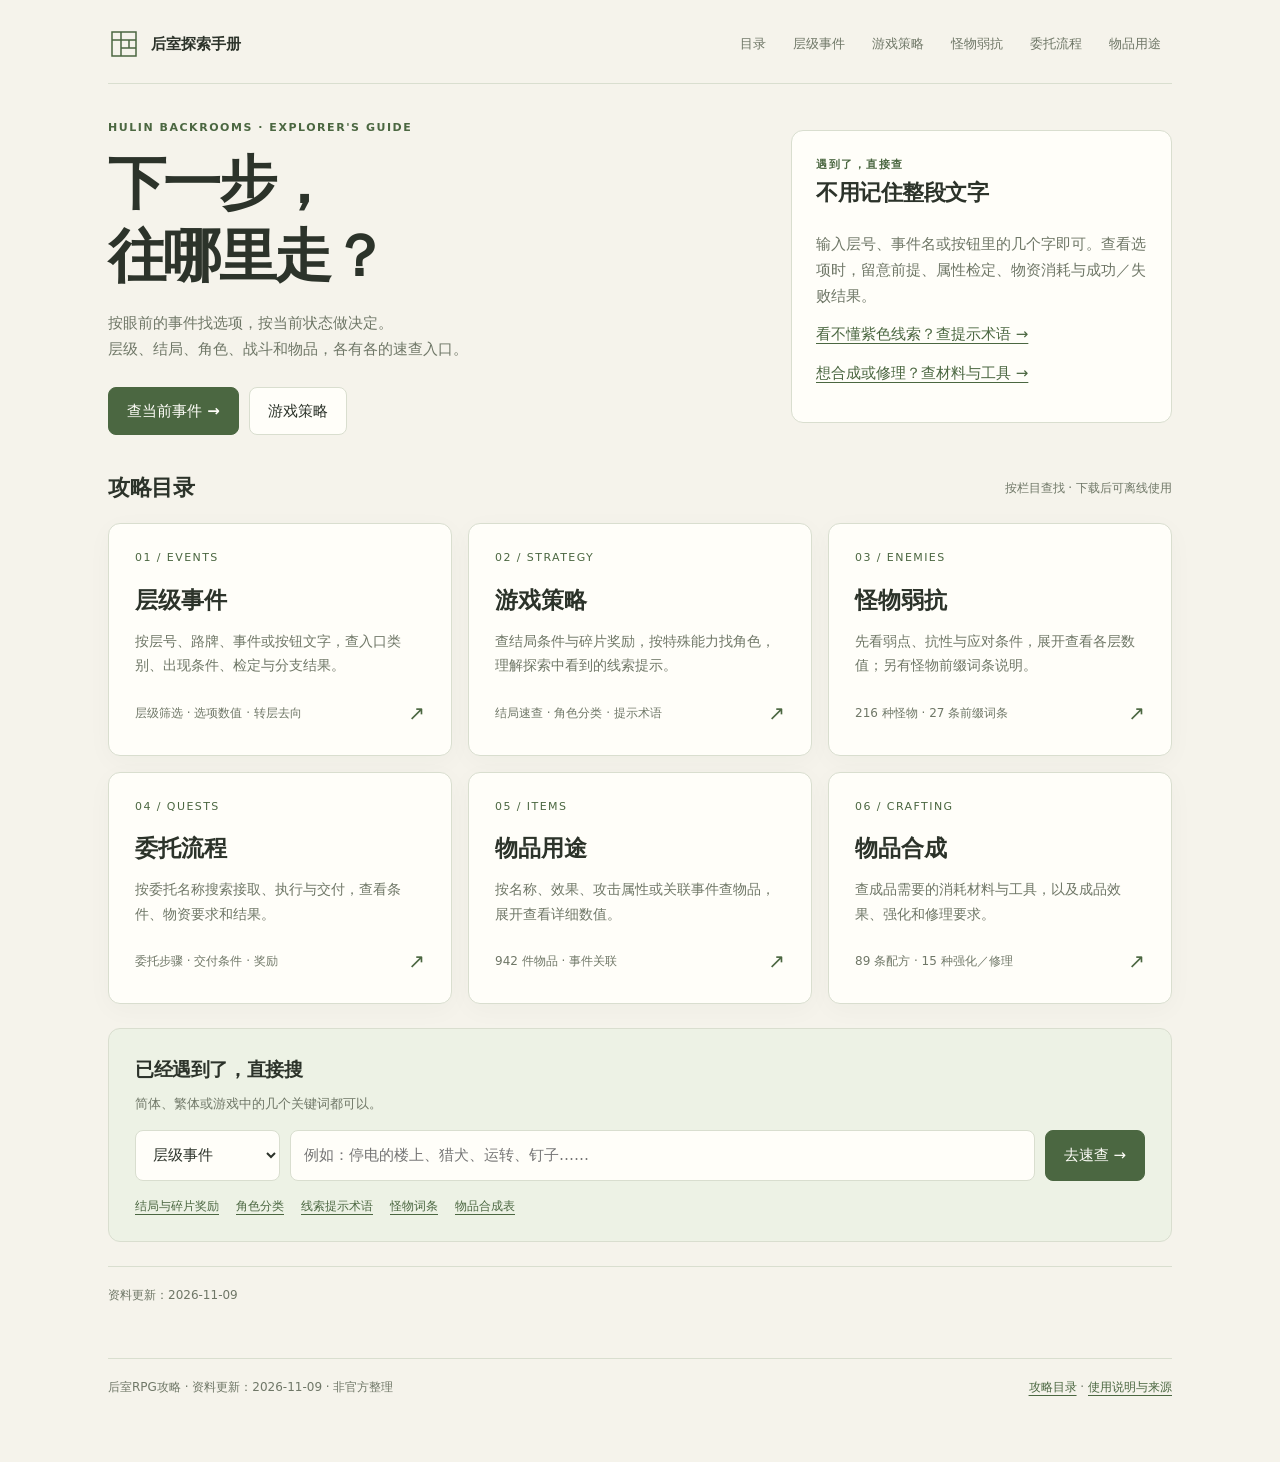
<file: index.html>
<!doctype html><html lang="zh-CN"><head><meta charset="utf-8"><meta name="viewport" content="width=device-width,initial-scale=1"><title>后室RPG · 攻略目录</title><link rel="stylesheet" href="攻略站样式.css"><style>.site-hero{grid-template-columns:minmax(0,1.25fr) minmax(250px,.75fr)}.lookup-tip{border:1px solid var(--line);background:var(--panel);padding:24px;border-radius:12px}.lookup-tip h2{margin-top:0}.lookup-tip p{color:var(--muted)}.directory-grid{grid-template-columns:repeat(3,minmax(0,1fr))}@media(max-width:850px){.directory-grid{grid-template-columns:repeat(2,minmax(0,1fr))}}@media(max-width:650px){.site-hero,.directory-grid{grid-template-columns:1fr}}</style></head><body data-section="home"><main><nav class="site-nav" aria-label="攻略主导航"><a class="site-brand" href="index.html"><svg class="site-logo" aria-hidden="true" viewBox="0 0 32 32" fill="none" stroke="currentColor" stroke-width="1.5"><path d="M4 4h24v24H4zM4 12h9v16M13 4v8h15M21 12v8h7M13 20h8"/></svg>后室探索手册</a><div class="site-links"><a href="index.html">目录</a><a href="层级事件.html">层级事件</a><a href="游戏策略.html">游戏策略</a><a href="怪物速查.html">怪物弱抗</a><a href="委托攻略.html">委托流程</a><a href="物品用途速查.html">物品用途</a></div></nav><section class="site-hero"><div><div class="eyebrow">HULIN BACKROOMS · EXPLORER'S GUIDE</div><h1>下一步，<br>往哪里走？</h1><p>按眼前的事件找选项，按当前状态做决定。<br>层级、结局、角色、战斗和物品，各有各的速查入口。</p><div class="hero-actions"><a class="site-button primary" href="层级事件.html">查当前事件 →</a><a class="site-button" href="游戏策略.html">游戏策略</a></div></div><aside class="lookup-tip"><div class="eyebrow">遇到了，直接查</div><h2>不用记住整段文字</h2><p>输入层号、事件名或按钮里的几个字即可。查看选项时，留意前提、属性检定、物资消耗与成功／失败结果。</p><p><a href="提示术语.html">看不懂紫色线索？查提示术语 →</a></p><p><a href="物品合成.html">想合成或修理？查材料与工具 →</a></p></aside></section><div class="section-heading"><h2>攻略目录</h2><span>按栏目查找 · 下载后可离线使用</span></div><section class="directory-grid" aria-label="攻略栏目"><a class="directory-card" href="层级事件.html"><div class="module-top"><span>01 / EVENTS</span></div><h3>层级事件</h3><p>按层号、路牌、事件或按钮文字，查入口类别、出现条件、检定与分支结果。</p><div class="directory-meta"><span>层级筛选 · 选项数值 · 转层去向</span><b aria-hidden="true">↗</b></div></a><a class="directory-card" href="游戏策略.html"><div class="module-top"><span>02 / STRATEGY</span></div><h3>游戏策略</h3><p>查结局条件与碎片奖励，按特殊能力找角色，理解探索中看到的线索提示。</p><div class="directory-meta"><span>结局速查 · 角色分类 · 提示术语</span><b aria-hidden="true">↗</b></div></a><a class="directory-card" href="怪物速查.html"><div class="module-top"><span>03 / ENEMIES</span></div><h3>怪物弱抗</h3><p>先看弱点、抗性与应对条件，展开查看各层数值；另有怪物前缀词条说明。</p><div class="directory-meta"><span>216 种怪物 · 27 条前缀词条</span><b aria-hidden="true">↗</b></div></a><a class="directory-card" href="委托攻略.html"><div class="module-top"><span>04 / QUESTS</span></div><h3>委托流程</h3><p>按委托名称搜索接取、执行与交付，查看条件、物资要求和结果。</p><div class="directory-meta"><span>委托步骤 · 交付条件 · 奖励</span><b aria-hidden="true">↗</b></div></a><a class="directory-card" href="物品用途速查.html"><div class="module-top"><span>05 / ITEMS</span></div><h3>物品用途</h3><p>按名称、效果、攻击属性或关联事件查物品，展开查看详细数值。</p><div class="directory-meta"><span>942 件物品 · 事件关联</span><b aria-hidden="true">↗</b></div></a><a class="directory-card" href="物品合成.html"><div class="module-top"><span>06 / CRAFTING</span></div><h3>物品合成</h3><p>查成品需要的消耗材料与工具，以及成品效果、强化和修理要求。</p><div class="directory-meta"><span>89 条配方 · 15 种强化／修理</span><b aria-hidden="true">↗</b></div></a></section><section class="quick-search"><h2>已经遇到了，直接搜</h2><p>简体、繁体或游戏中的几个关键词都可以。</p><form id="directory-search" action="层级事件.html" method="get"><label class="sr-only" for="search-section">搜索栏目</label><select id="search-section"><option value="events">层级事件</option><option value="enemies">怪物弱抗</option><option value="quests">委托流程</option><option value="items">物品用途</option><option value="hints">线索提示术语</option><option value="crafting">物品合成</option><option value="roles">角色分类</option><option value="endings">结局速查</option></select><label class="sr-only" for="directory-query">搜索关键词</label><input id="directory-query" name="q" type="search" placeholder="例如：停电的楼上、猎犬、运转、钉子……" autocomplete="off"><button type="submit">去速查 →</button></form><div class="quick-links"><a href="结局速查.html">结局与碎片奖励</a><a href="角色分类.html">角色分类</a><a href="提示术语.html">线索提示术语</a><a href="怪物词条.html">怪物词条</a><a href="物品合成.html">物品合成表</a></div></section><div class="evidence-strip"><span>资料更新：2026-11-09</span></div><footer class="site-footer"><p>后室RPG攻略 · 资料更新：2026-11-09 · 非官方整理</p><p><a href="index.html">攻略目录</a> · <a href="README.md">使用说明与来源</a></p></footer></main><script>'use strict';const targets={events:'层级事件.html',enemies:'怪物速查.html',quests:'委托攻略.html',items:'物品用途速查.html',hints:'提示术语.html',crafting:'物品合成.html',roles:'角色分类.html',endings:'结局速查.html'};const form=document.getElementById('directory-search'),section=document.getElementById('search-section'),query=document.getElementById('directory-query');section.addEventListener('change',()=>{form.action=targets[section.value]});form.addEventListener('submit',e=>{e.preventDefault();const q=query.value.trim();location.assign(targets[section.value]+(q?'?'+new URLSearchParams({q}):''));});const old=new URLSearchParams(location.search);if(old.has('view')||old.has('uid')||old.has('level')||old.has('q')){const view=old.get('view')||'events';old.delete('view');location.replace((targets[view]||targets.events)+(old.size?'?'+old:'')+location.hash);}</script></body></html>
</file>
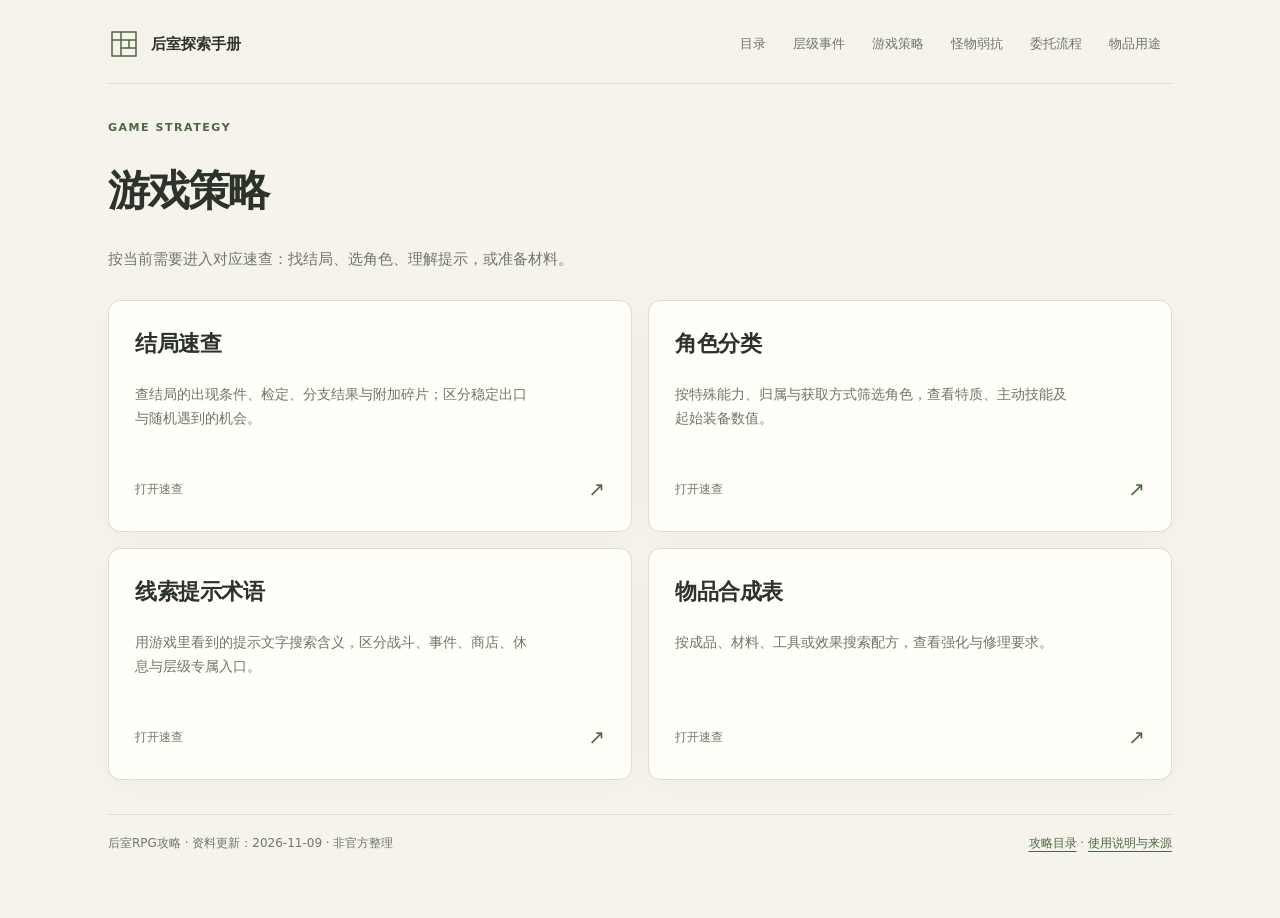
<file: 游戏策略.html>
<!doctype html><html lang="zh-CN"><head><meta charset="utf-8"><meta name="viewport" content="width=device-width,initial-scale=1"><title>后室RPG · 游戏策略</title><link rel="stylesheet" href="攻略站样式.css"><style>.strategy-grid{display:grid;grid-template-columns:repeat(2,minmax(0,1fr));gap:16px;margin:28px 0}.strategy-grid h2{font-size:22px;margin-top:0}@media(max-width:650px){.strategy-grid{grid-template-columns:1fr}}</style></head><body><main><nav class="site-nav" aria-label="攻略主导航"><a class="site-brand" href="index.html"><svg class="site-logo" aria-hidden="true" viewBox="0 0 32 32" fill="none" stroke="currentColor" stroke-width="1.5"><path d="M4 4h24v24H4zM4 12h9v16M13 4v8h15M21 12v8h7M13 20h8"/></svg>后室探索手册</a><div class="site-links"><a href="index.html">目录</a><a href="层级事件.html">层级事件</a><a href="游戏策略.html">游戏策略</a><a href="怪物速查.html">怪物弱抗</a><a href="委托攻略.html">委托流程</a><a href="物品用途速查.html">物品用途</a></div></nav><div class="eyebrow">GAME STRATEGY</div><h1>游戏策略</h1><p class="subtitle">按当前需要进入对应速查：找结局、选角色、理解提示，或准备材料。</p><section class="strategy-grid" aria-label="游戏策略栏目"><a class="directory-card" href="结局速查.html"><h2>结局速查</h2><p>查结局的出现条件、检定、分支结果与附加碎片；区分稳定出口与随机遇到的机会。</p><div class="directory-meta"><span>打开速查</span><b aria-hidden="true">↗</b></div></a><a class="directory-card" href="角色分类.html"><h2>角色分类</h2><p>按特殊能力、归属与获取方式筛选角色，查看特质、主动技能及起始装备数值。</p><div class="directory-meta"><span>打开速查</span><b aria-hidden="true">↗</b></div></a><a class="directory-card" href="提示术语.html"><h2>线索提示术语</h2><p>用游戏里看到的提示文字搜索含义，区分战斗、事件、商店、休息与层级专属入口。</p><div class="directory-meta"><span>打开速查</span><b aria-hidden="true">↗</b></div></a><a class="directory-card" href="物品合成.html"><h2>物品合成表</h2><p>按成品、材料、工具或效果搜索配方，查看强化与修理要求。</p><div class="directory-meta"><span>打开速查</span><b aria-hidden="true">↗</b></div></a></section><footer class="site-footer"><p>后室RPG攻略 · 资料更新：2026-11-09 · 非官方整理</p><p><a href="index.html">攻略目录</a> · <a href="README.md">使用说明与来源</a></p></footer></main></body></html>
</file>
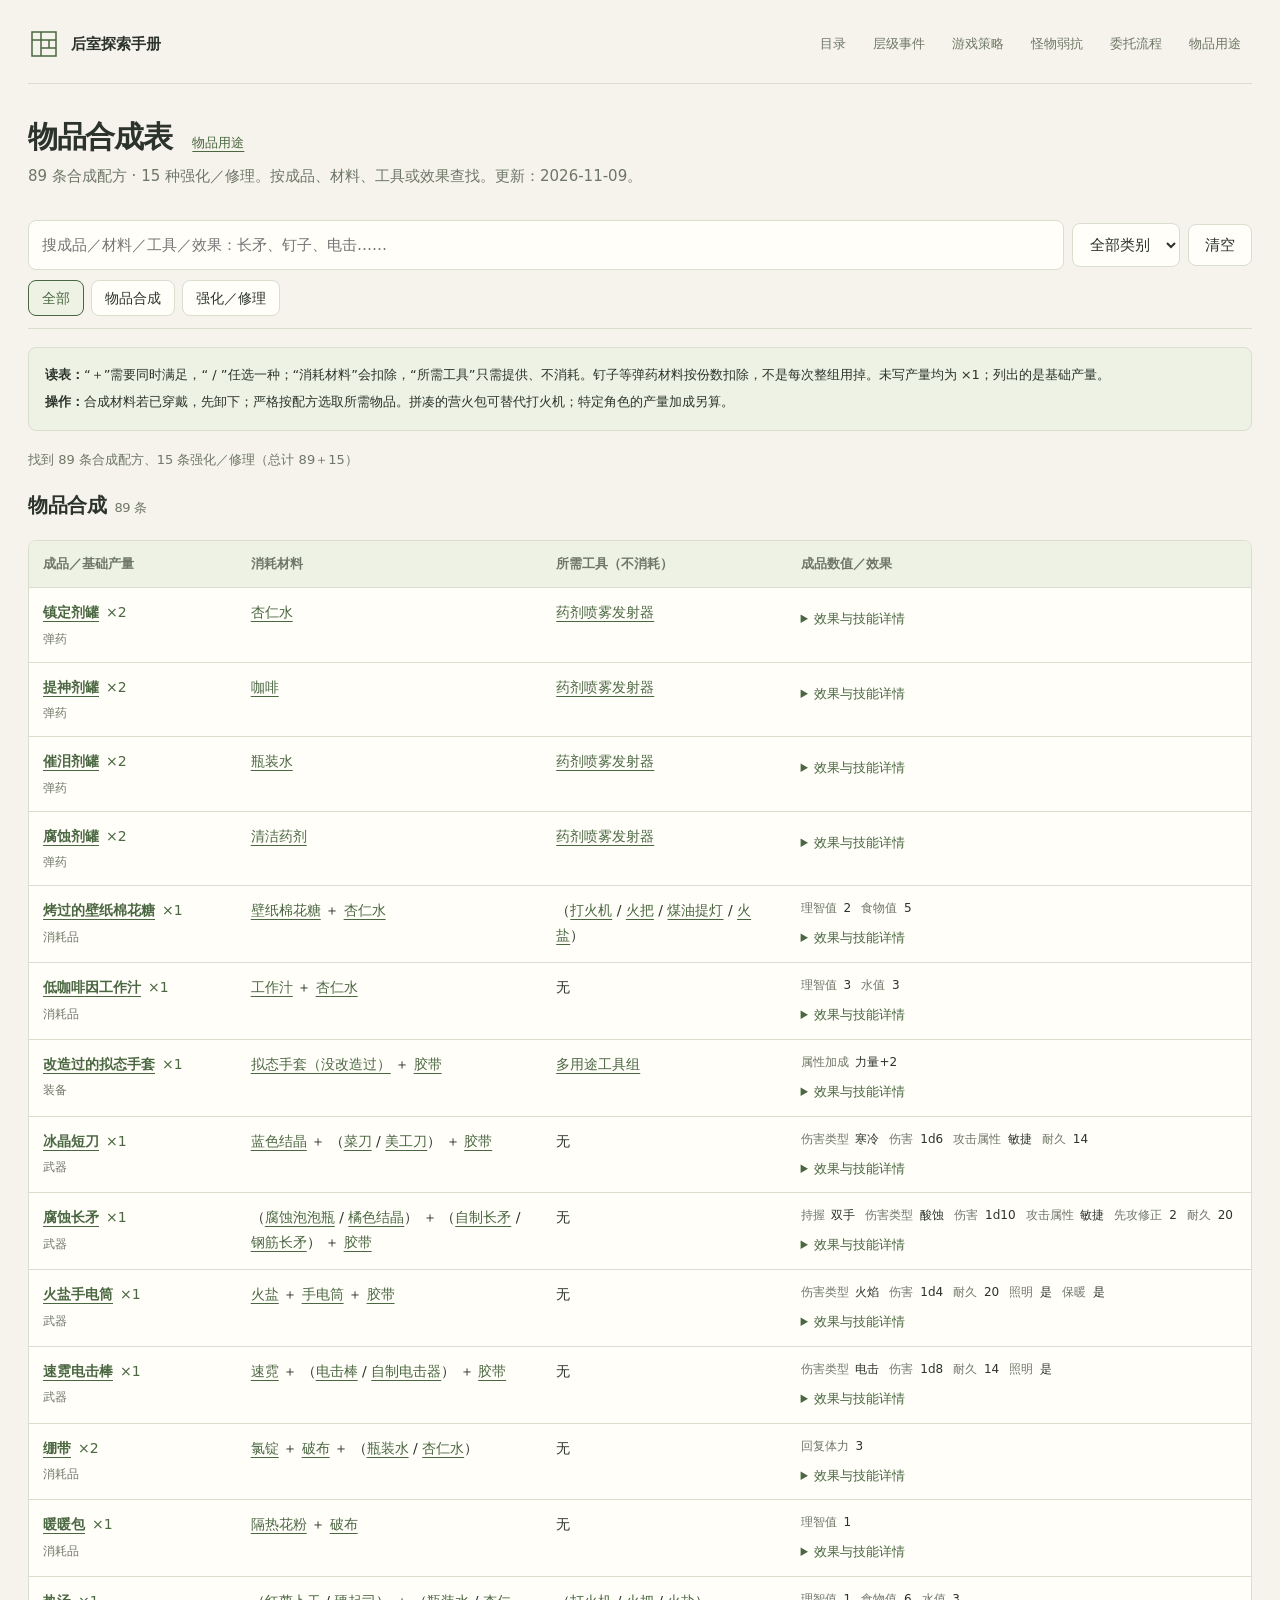
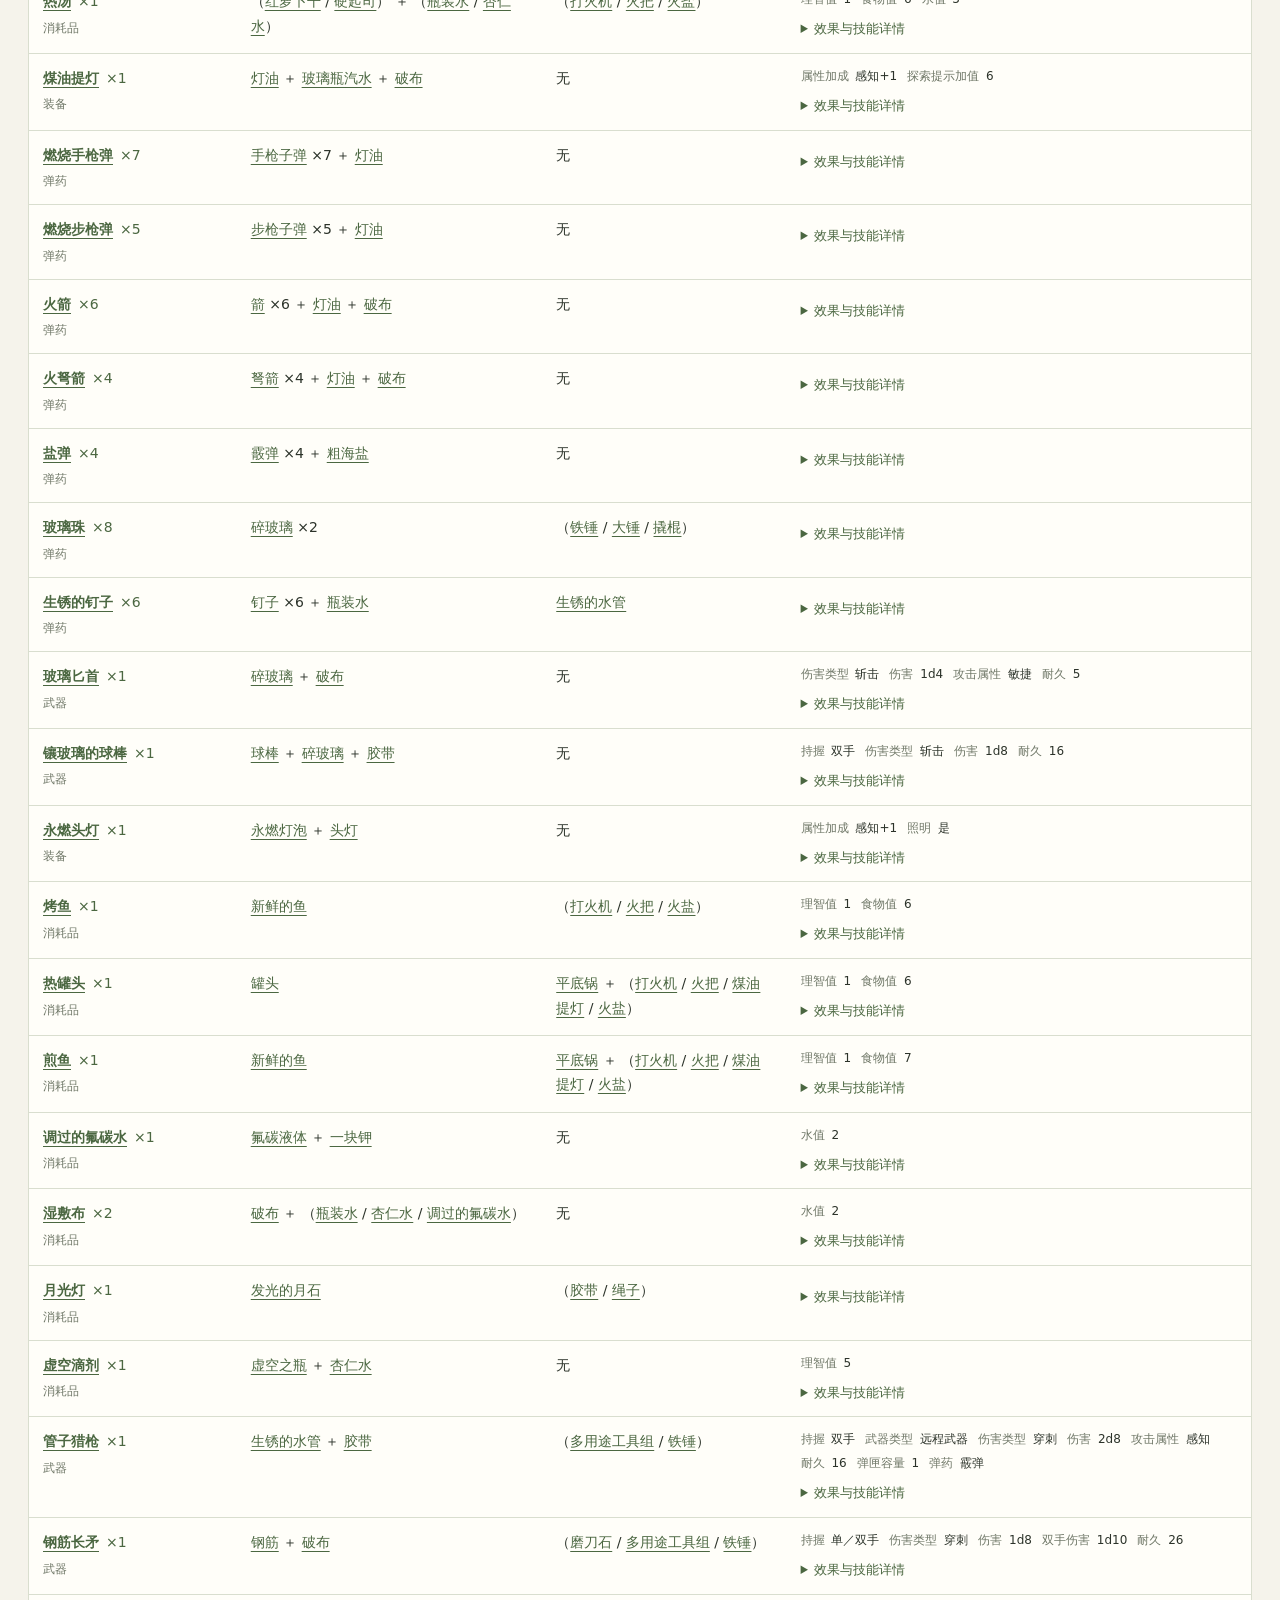
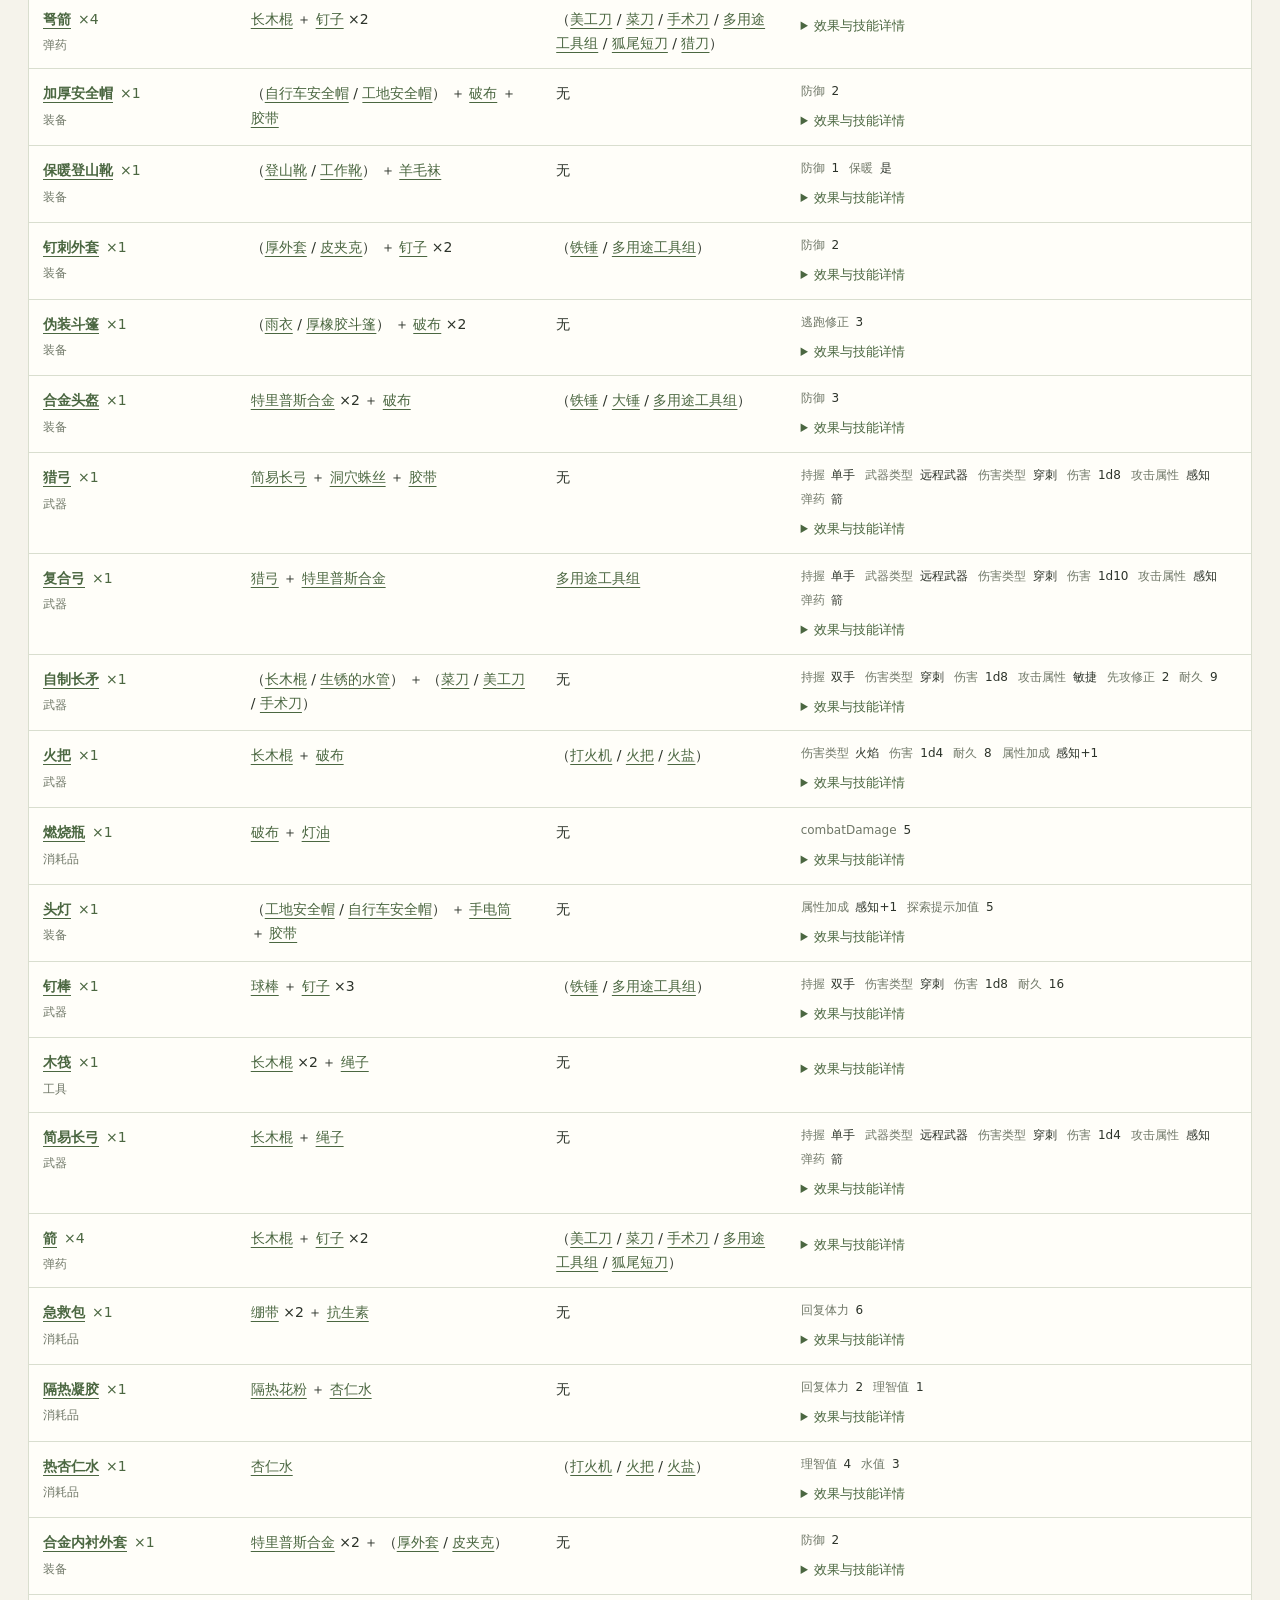
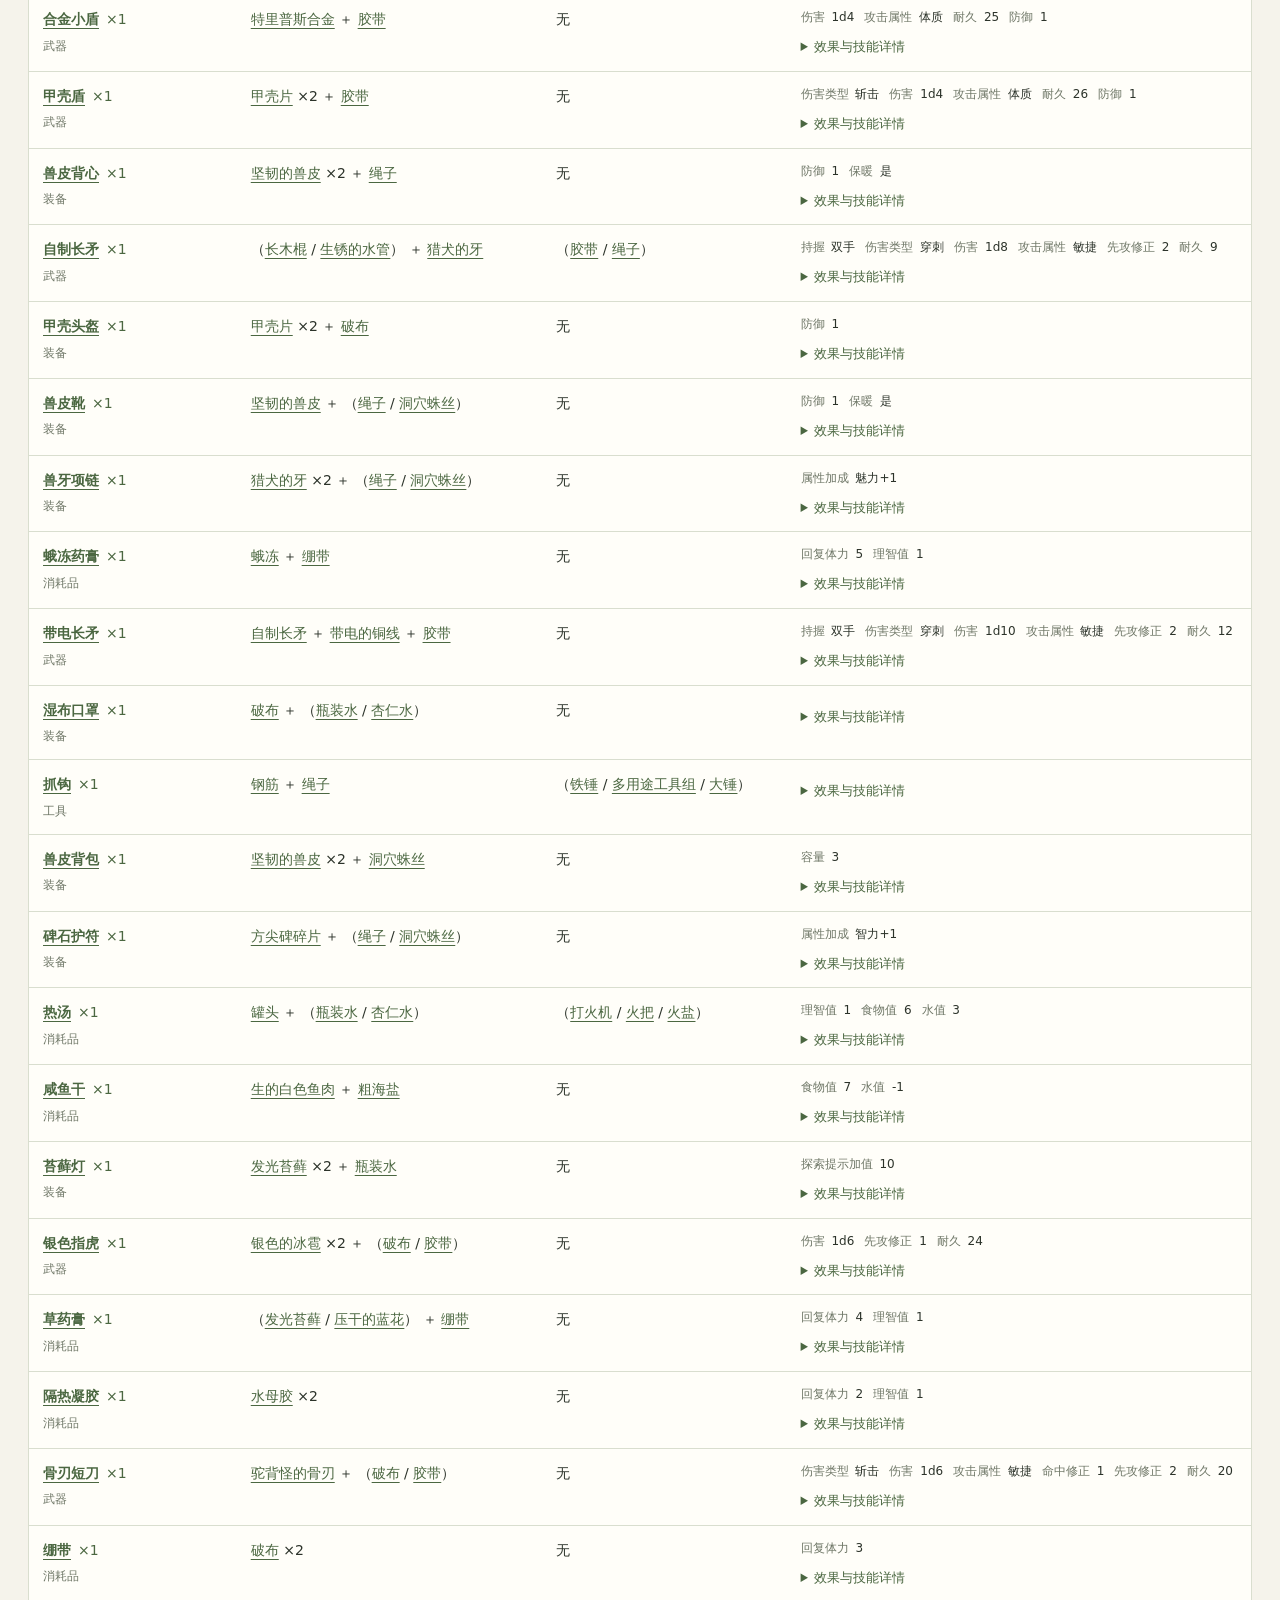
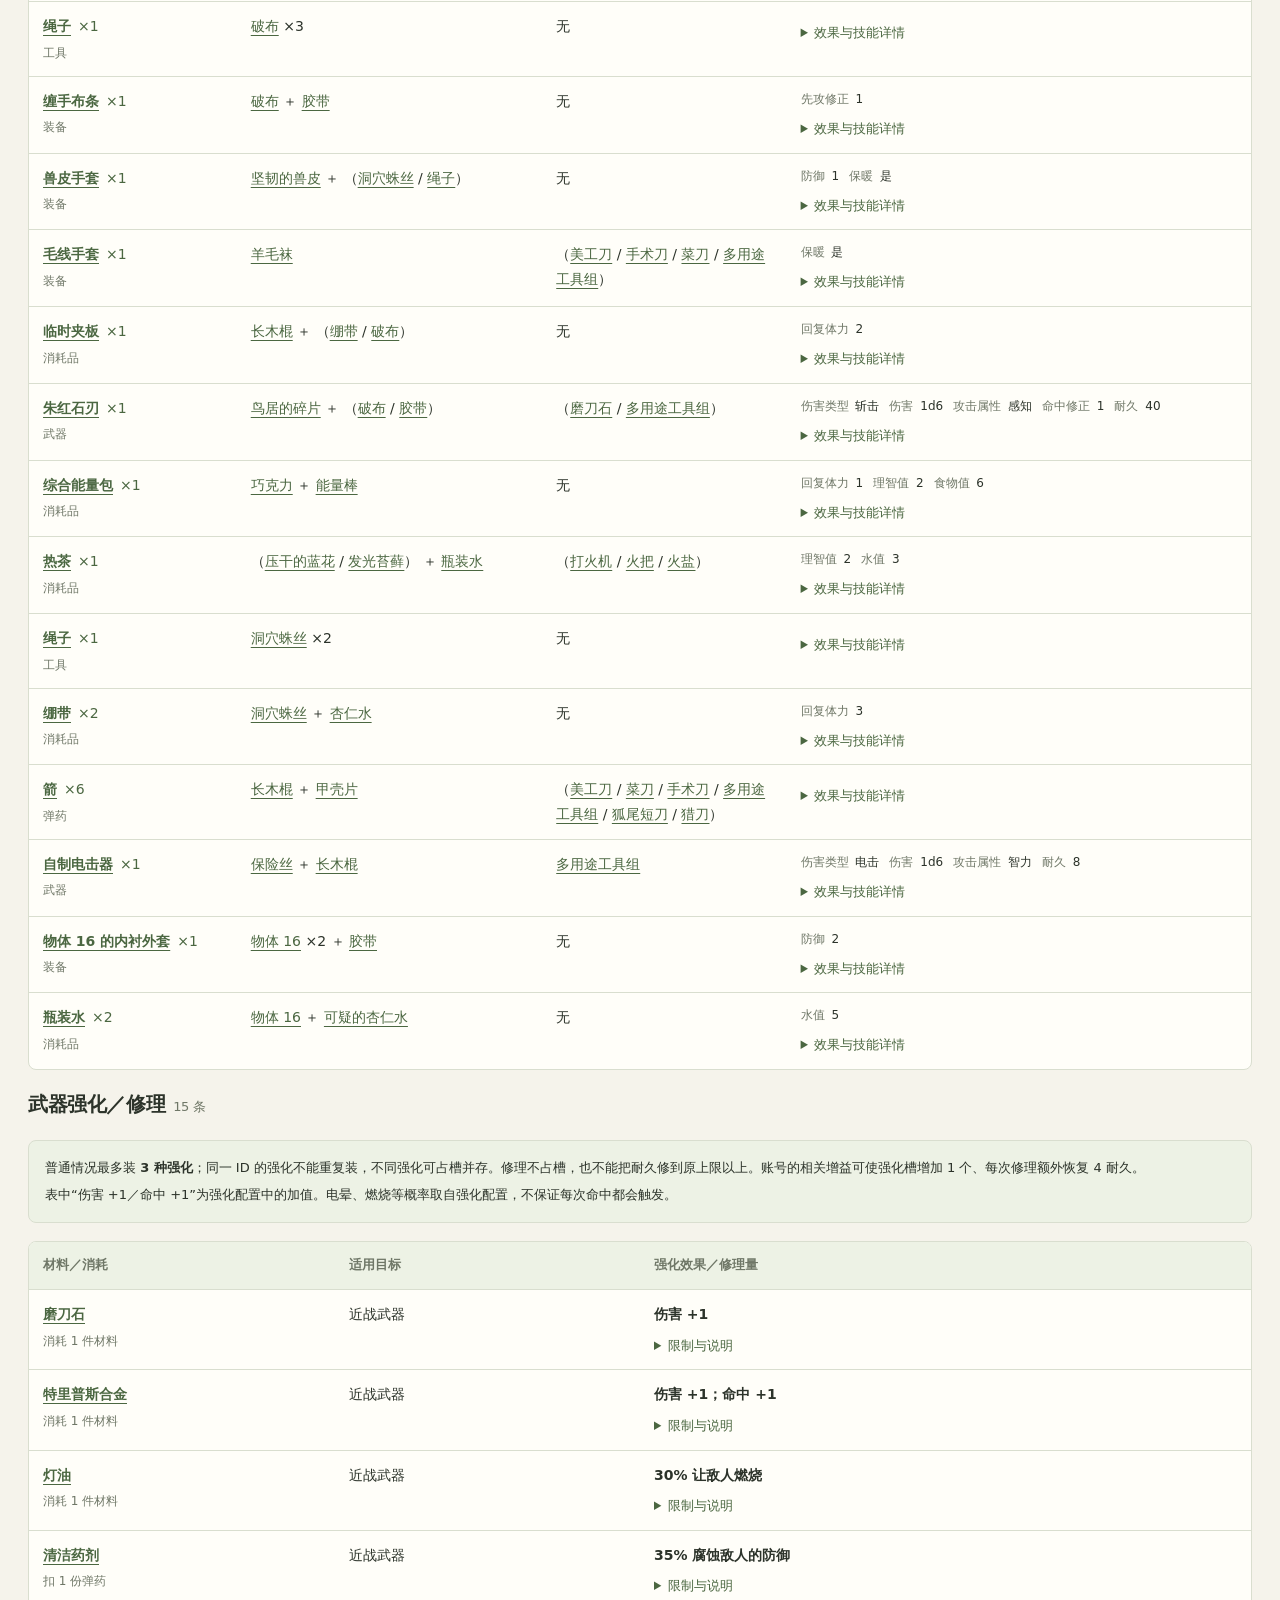
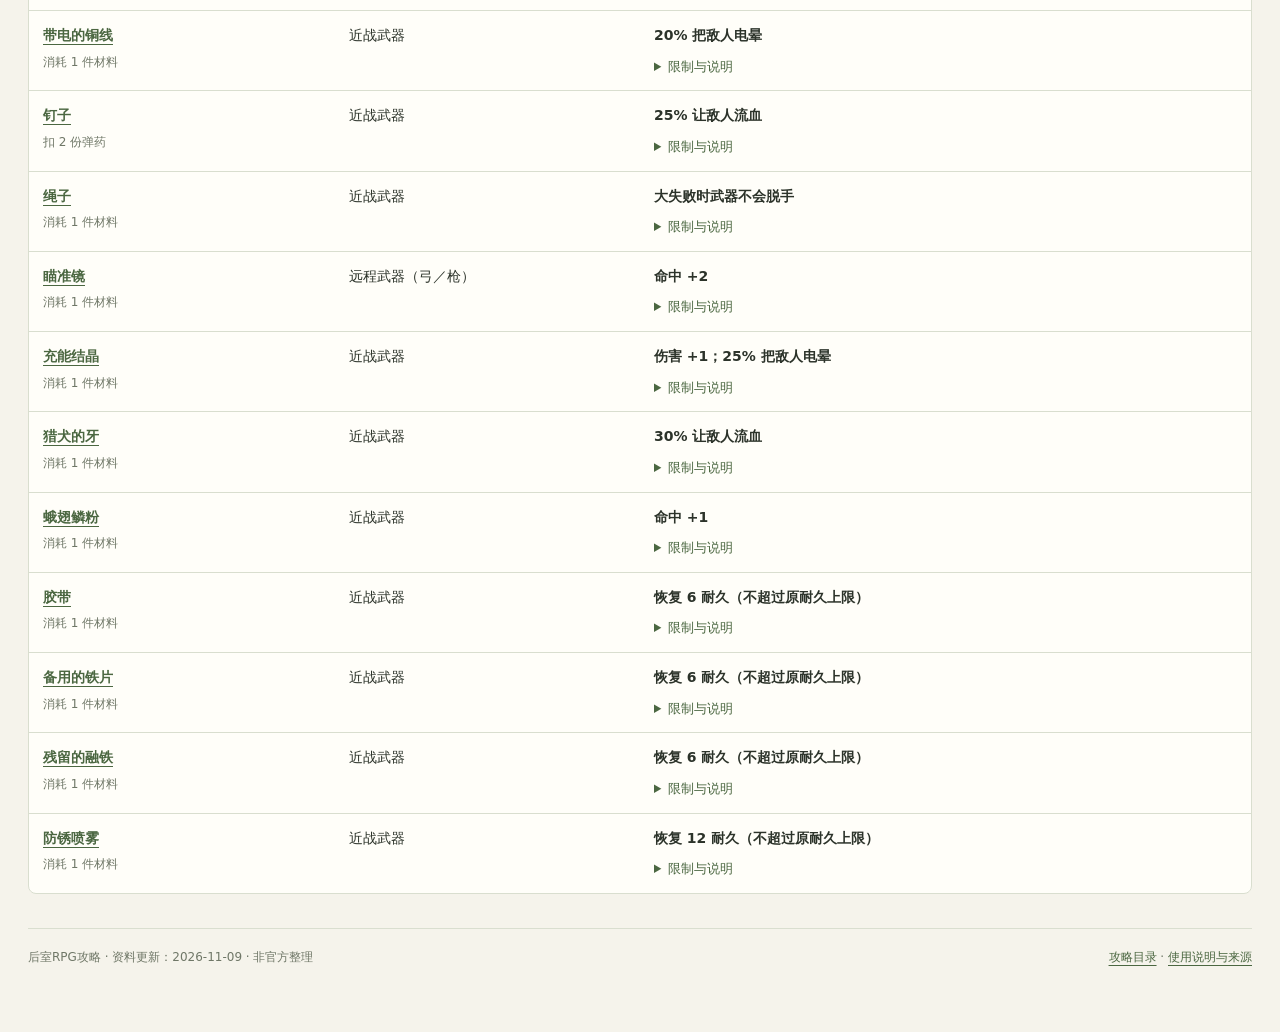
<file: 物品合成.html>
<!doctype html>
<html lang="zh-CN"><head><meta charset="utf-8"><meta name="viewport" content="width=device-width,initial-scale=1"><title>物品合成表 · 后室RPG</title><link rel="stylesheet" href="%E6%94%BB%E7%95%A5%E7%AB%99%E6%A0%B7%E5%BC%8F.css"><style>main{max-width:1380px}h1{font-size:30px;margin:22px 0 8px}.subtitle,.muted{color:var(--muted)}.item-nav{display:flex;gap:8px 20px;flex-wrap:wrap;padding-bottom:14px;border-bottom:1px solid var(--line)}.item-nav a{text-decoration:none;font-size:14px}.header-tool-link{font-size:13px;font-weight:400;margin-left:12px;letter-spacing:0}.subtitle{margin:0 0 18px}.toolbar{position:sticky;top:0;z-index:2;background:var(--bg);padding:12px 0;border-bottom:1px solid var(--line)}.search-row{display:flex;gap:8px;flex-wrap:wrap}.search-row input{flex:1 1 280px;min-width:0}.search-row select{max-width:100%}.search-row button{padding:7px 16px}.tabs{display:flex;gap:7px;flex-wrap:wrap;margin-top:10px}.tabs button{padding:5px 13px;font-size:14px}.tabs button[aria-pressed=true]{background:var(--soft);border-color:var(--accent);color:var(--accent)}.rule{background:var(--soft);border:1px solid var(--line);padding:12px 16px;border-radius:8px;font-size:13px;margin:18px 0}.rule p{margin:4px 0}.table-wrap{border:1px solid var(--line);border-radius:8px;background:var(--panel);overflow:hidden}table{border-collapse:collapse;width:100%;table-layout:fixed}th{text-align:left;font-size:13px;color:var(--muted);background:var(--soft)}th,td{padding:12px 14px;vertical-align:top;border-bottom:1px solid var(--line);overflow-wrap:anywhere}tr:last-child td{border-bottom:0}td{font-size:14px}small{display:block;font-size:12px;color:var(--muted);margin-top:4px}.quantity{margin-left:7px;color:var(--accent)}.metrics{display:flex;gap:3px 10px;flex-wrap:wrap;font-size:12px}.metrics span{display:inline-block}.metrics b{font-weight:500;color:var(--muted);margin-right:3px}details{font-size:13px;margin-top:8px}summary{cursor:pointer;color:var(--accent)}details p{margin:9px 0}dl{display:grid;grid-template-columns:minmax(0,1fr) minmax(0,1.7fr);gap:3px 10px;font-size:12px}dt{color:var(--muted)}dd{margin:0}.status{font-size:13px;color:var(--muted);margin:12px 0}.empty{border:1px dashed var(--line);padding:24px;text-align:center}footer{font-size:12px;color:var(--muted);margin-top:28px;border-top:1px solid var(--line);padding-top:14px}h2{font-size:20px}.count{font-size:13px;color:var(--muted);font-weight:400;margin-left:8px}:target{scroll-margin-top:165px}#q{scroll-margin-top:15px}@media(max-width:760px){main{padding:18px 12px 40px}.search-row input{flex-basis:100%}h1{font-size:26px}table,tbody,tr,td{display:block;width:100%}thead{display:none}tr{padding:10px 12px;border-bottom:1px solid var(--line)}td{padding:5px 0;border:0}td:before{content:attr(data-label);display:block;font-size:11px;color:var(--muted);margin-bottom:2px}td:first-child{font-size:16px}td:first-child:before{display:none}h2{font-size:19px}.toolbar{padding:9px 0}.tabs button{padding:4px 9px}.item-nav{gap:6px 13px}.item-nav a{font-size:13px}colgroup{display:none}}</style></head><body><main><nav class="site-nav" aria-label="攻略主导航"><a class="site-brand" href="index.html"><svg class="site-logo" aria-hidden="true" viewbox="0 0 32 32" fill="none" stroke="currentColor" stroke-width="1.5"><path d="M4 4h24v24H4zM4 12h9v16M13 4v8h15M21 12v8h7M13 20h8"></path></svg>后室探索手册</a><div class="site-links"><a href="index.html">目录</a><a href="%E5%B1%82%E7%BA%A7%E4%BA%8B%E4%BB%B6.html">层级事件</a><a href="%E6%B8%B8%E6%88%8F%E7%AD%96%E7%95%A5.html">游戏策略</a><a href="%E6%80%AA%E7%89%A9%E9%80%9F%E6%9F%A5.html">怪物弱抗</a><a href="%E5%A7%94%E6%89%98%E6%94%BB%E7%95%A5.html">委托流程</a><a href="%E7%89%A9%E5%93%81%E7%94%A8%E9%80%94%E9%80%9F%E6%9F%A5.html">物品用途</a></div></nav><h1>物品合成表 <a class="header-tool-link" href="%E7%89%A9%E5%93%81%E7%94%A8%E9%80%94%E9%80%9F%E6%9F%A5.html">物品用途</a></h1><p class="subtitle">89 条合成配方 · 15 种强化／修理。按成品、材料、工具或效果查找。更新：2026-11-09。</p>
<div class="toolbar"><div class="search-row"><input id="q" type="search" placeholder="搜成品／材料／工具／效果：长矛、钉子、电击……" aria-label="搜索合成配方"><select id="category" aria-label="成品类别"><option value="all">全部类别</option><option>武器</option><option>装备</option><option>工具</option><option>消耗品</option><option>弹药</option><option>强化修理</option></select><button id="clear" type="button">清空</button></div><div class="tabs" aria-label="配方范围"><button data-view="all" aria-pressed="true">全部</button><button data-view="recipe" aria-pressed="false">物品合成</button><button data-view="mod" aria-pressed="false">强化／修理</button></div></div>
<div class="rule"><p><b>读表：</b>“＋”需要同时满足，“ / ”任选一种；“消耗材料”会扣除，“所需工具”只需提供、不消耗。钉子等弹药材料按份数扣除，不是每次整组用掉。未写产量均为 ×1；列出的是基础产量。</p><p><b>操作：</b>合成材料若已穿戴，先卸下；严格按配方选取所需物品。拼凑的营火包可替代打火机；特定角色的产量加成另算。</p></div>
<p id="status" class="status" role="status" aria-live="polite"></p><p id="empty" class="empty" hidden>没有匹配的配方，试试材料名称或清空类别。</p>
<section id="recipe-section"><h2>物品合成<span id="recipe-count" class="count">89 条</span></h2><div class="table-wrap"><table><colgroup><col style="width:17%"><col style="width:25%"><col style="width:20%"><col style="width:38%"></colgroup><thead><tr><th scope="col">成品／基础产量</th><th scope="col">消耗材料</th><th scope="col">所需工具（不消耗）</th><th scope="col">成品数值／效果</th></tr></thead><tbody><tr id="recipe-sg_mix_calm" data-kind="recipe" data-category="弹药" data-search="{'id': 'sg_mix_calm', 'output': 'sg_can_calm', 'outputcount': 2, 'inputs': ['almond_water'], 'tools': ['sg_sprayer'], 'text': '{actor} 把杏仁水倒进量杯，加了一点药库里拿的东西，摇一摇，装成两罐。'} 镇定剂罐 淡蓝色的喷雾。水格的发射器用的。 杏仁水 药剂喷雾发射器"><td data-label="成品"><strong><a href="%E7%89%A9%E5%93%81%E7%94%A8%E9%80%94%E9%80%9F%E6%9F%A5.html?q=sg_can_calm">镇定剂罐</a></strong><span class="quantity">×2</span><small>弹药</small></td><td data-label="消耗材料"><a href="%E7%89%A9%E5%93%81%E7%94%A8%E9%80%94%E9%80%9F%E6%9F%A5.html?q=almond_water">杏仁水</a></td><td data-label="所需工具"><a href="%E7%89%A9%E5%93%81%E7%94%A8%E9%80%94%E9%80%9F%E6%9F%A5.html?q=sg_sprayer">药剂喷雾发射器</a></td><td data-label="成品数值"><div class="metrics"></div><details><summary>效果与技能详情</summary><p>淡蓝色的喷雾。水格的发射器用的。</p><dl><dt>装备槽位</dt><dd>弹药</dd><dt>商店价格</dt><dd>4</dd><dt>bash</dt><dd>1</dd><dt>堆叠上限</dt><dd>2</dd></dl></details></td></tr><tr id="recipe-sg_mix_pep" data-kind="recipe" data-category="弹药" data-search="{'id': 'sg_mix_pep', 'output': 'sg_can_pep', 'outputcount': 2, 'inputs': ['coffee'], 'tools': ['sg_sprayer'], 'text': '{actor} 把咖啡浓缩了又浓缩，闻了一下自己先清醒了，装成两罐。'} 提神剂罐 闻起来像薄荷和咖啡因。水格的发射器用的。 咖啡 药剂喷雾发射器"><td data-label="成品"><strong><a href="%E7%89%A9%E5%93%81%E7%94%A8%E9%80%94%E9%80%9F%E6%9F%A5.html?q=sg_can_pep">提神剂罐</a></strong><span class="quantity">×2</span><small>弹药</small></td><td data-label="消耗材料"><a href="%E7%89%A9%E5%93%81%E7%94%A8%E9%80%94%E9%80%9F%E6%9F%A5.html?q=coffee">咖啡</a></td><td data-label="所需工具"><a href="%E7%89%A9%E5%93%81%E7%94%A8%E9%80%94%E9%80%9F%E6%9F%A5.html?q=sg_sprayer">药剂喷雾发射器</a></td><td data-label="成品数值"><div class="metrics"></div><details><summary>效果与技能详情</summary><p>闻起来像薄荷和咖啡因。水格的发射器用的。</p><dl><dt>装备槽位</dt><dd>弹药</dd><dt>商店价格</dt><dd>4</dd><dt>bash</dt><dd>1</dd><dt>堆叠上限</dt><dd>2</dd></dl></details></td></tr><tr id="recipe-sg_mix_tear" data-kind="recipe" data-category="弹药" data-search="{'id': 'sg_mix_tear', 'output': 'sg_can_tear', 'outputcount': 2, 'inputs': ['bottled_water'], 'tools': ['sg_sprayer'], 'text': '{actor} 往瓶装水里丢了几样不该丢的东西，呛得自己一直咳，装成两罐。'} 催泪剂罐 隔着罐子都觉得呛。水格的发射器用的。 瓶装水 药剂喷雾发射器"><td data-label="成品"><strong><a href="%E7%89%A9%E5%93%81%E7%94%A8%E9%80%94%E9%80%9F%E6%9F%A5.html?q=sg_can_tear">催泪剂罐</a></strong><span class="quantity">×2</span><small>弹药</small></td><td data-label="消耗材料"><a href="%E7%89%A9%E5%93%81%E7%94%A8%E9%80%94%E9%80%9F%E6%9F%A5.html?q=bottled_water">瓶装水</a></td><td data-label="所需工具"><a href="%E7%89%A9%E5%93%81%E7%94%A8%E9%80%94%E9%80%9F%E6%9F%A5.html?q=sg_sprayer">药剂喷雾发射器</a></td><td data-label="成品数值"><div class="metrics"></div><details><summary>效果与技能详情</summary><p>隔着罐子都觉得呛。水格的发射器用的。</p><dl><dt>装备槽位</dt><dd>弹药</dd><dt>商店价格</dt><dd>4</dd><dt>bash</dt><dd>1</dd><dt>堆叠上限</dt><dd>2</dd></dl></details></td></tr><tr id="recipe-sg_mix_acid" data-kind="recipe" data-category="弹药" data-search="{'id': 'sg_mix_acid', 'output': 'sg_can_acid', 'outputcount': 2, 'inputs': ['chemicals'], 'tools': ['sg_sprayer'], 'text': '{actor} 戴上手套，小心地把清洁药剂调浓，装成两罐。安全资料表他一个字都不想写。'} 腐蚀剂罐 罐子外面贴着好几张警告标签。水格的发射器用的。 清洁药剂 药剂喷雾发射器"><td data-label="成品"><strong><a href="%E7%89%A9%E5%93%81%E7%94%A8%E9%80%94%E9%80%9F%E6%9F%A5.html?q=sg_can_acid">腐蚀剂罐</a></strong><span class="quantity">×2</span><small>弹药</small></td><td data-label="消耗材料"><a href="%E7%89%A9%E5%93%81%E7%94%A8%E9%80%94%E9%80%9F%E6%9F%A5.html?q=chemicals">清洁药剂</a></td><td data-label="所需工具"><a href="%E7%89%A9%E5%93%81%E7%94%A8%E9%80%94%E9%80%9F%E6%9F%A5.html?q=sg_sprayer">药剂喷雾发射器</a></td><td data-label="成品数值"><div class="metrics"></div><details><summary>效果与技能详情</summary><p>罐子外面贴着好几张警告标签。水格的发射器用的。</p><dl><dt>装备槽位</dt><dd>弹药</dd><dt>商店价格</dt><dd>5</dd><dt>bash</dt><dd>1</dd><dt>堆叠上限</dt><dd>2</dd></dl></details></td></tr><tr id="recipe-toasted_marshmallow" data-kind="recipe" data-category="消耗品" data-search="{'id': 'toasted_marshmallow', 'output': 'toasted_marshmallow', 'inputs': ['wallpaper_marshmallow', 'almond_water'], 'tools': ['lighter|torch|oil_lantern|firesalt'], 'text': '{actor} 把棉花糖架在火上烤到微焦，一边一滴一滴地淋上杏仁水。颜色变黄了，闻起来终于像糖果。'} 烤过的壁纸棉花糖 烤得微焦、一边滴了几滴杏仁水的壁纸棉花糖。颜色有点黄，味道终于像糖果了。 壁纸棉花糖 杏仁水 打火机 火把 煤油提灯 火盐"><td data-label="成品"><strong><a href="%E7%89%A9%E5%93%81%E7%94%A8%E9%80%94%E9%80%9F%E6%9F%A5.html?q=toasted_marshmallow">烤过的壁纸棉花糖</a></strong><span class="quantity">×1</span><small>消耗品</small></td><td data-label="消耗材料"><a href="%E7%89%A9%E5%93%81%E7%94%A8%E9%80%94%E9%80%9F%E6%9F%A5.html?q=wallpaper_marshmallow">壁纸棉花糖</a> ＋ <a href="%E7%89%A9%E5%93%81%E7%94%A8%E9%80%94%E9%80%9F%E6%9F%A5.html?q=almond_water">杏仁水</a></td><td data-label="所需工具">（<a href="%E7%89%A9%E5%93%81%E7%94%A8%E9%80%94%E9%80%9F%E6%9F%A5.html?q=lighter">打火机</a> / <a href="%E7%89%A9%E5%93%81%E7%94%A8%E9%80%94%E9%80%9F%E6%9F%A5.html?q=torch">火把</a> / <a href="%E7%89%A9%E5%93%81%E7%94%A8%E9%80%94%E9%80%9F%E6%9F%A5.html?q=oil_lantern">煤油提灯</a> / <a href="%E7%89%A9%E5%93%81%E7%94%A8%E9%80%94%E9%80%9F%E6%9F%A5.html?q=firesalt">火盐</a>）</td><td data-label="成品数值"><div class="metrics"><span><b>理智值</b> 2</span><span><b>食物值</b> 5</span></div><details><summary>效果与技能详情</summary><p>烤得微焦、一边滴了几滴杏仁水的壁纸棉花糖。颜色有点黄，味道终于像糖果了。</p><dl><dt>装备槽位</dt><dd>消耗品</dd><dt>商店价格</dt><dd>6</dd><dt>理智值</dt><dd>2</dd><dt>食物值</dt><dd>5</dd><dt>bash</dt><dd>1</dd></dl></details></td></tr><tr id="recipe-decaf_juice" data-kind="recipe" data-category="消耗品" data-search="{'id': 'decaf_juice', 'output': 'decaf_juice', 'inputs': ['work_juice', 'almond_water'], 'text': '{actor} 把工作汁倒掉一半，兑进杏仁水。黑色的液体慢慢变淡，冒出来的热气闻起来很安心。'} 低咖啡因工作汁 兑了杏仁水的工作汁，颜色淡了一点。喝下去不会冲劲十足，只是很安心——焦虑、疑神疑鬼都慢慢退了下去。 工作汁 杏仁水"><td data-label="成品"><strong><a href="%E7%89%A9%E5%93%81%E7%94%A8%E9%80%94%E9%80%9F%E6%9F%A5.html?q=decaf_juice">低咖啡因工作汁</a></strong><span class="quantity">×1</span><small>消耗品</small></td><td data-label="消耗材料"><a href="%E7%89%A9%E5%93%81%E7%94%A8%E9%80%94%E9%80%9F%E6%9F%A5.html?q=work_juice">工作汁</a> ＋ <a href="%E7%89%A9%E5%93%81%E7%94%A8%E9%80%94%E9%80%9F%E6%9F%A5.html?q=almond_water">杏仁水</a></td><td data-label="所需工具">无</td><td data-label="成品数值"><div class="metrics"><span><b>理智值</b> 3</span><span><b>水值</b> 3</span></div><details><summary>效果与技能详情</summary><p>兑了杏仁水的工作汁，颜色淡了一点。喝下去不会冲劲十足，只是很安心——焦虑、疑神疑鬼都慢慢退了下去。</p><p><b>可处理状态 · 疑神疑鬼</b>：感知 +1、魅力 -2。战斗中先攻 +2（一直在提防）。总觉得有什么东西在看你——也许真的有。镇静剂能治好。</p><p><b>可处理状态 · 疲惫</b>：感知 -1、智力 -1。战斗中先攻 -2。眼皮越来越重，走着走着会突然睡着一秒。能量饮料或好好休息能治好。拖太久会精疲力竭。</p><dl><dt>装备槽位</dt><dd>消耗品</dd><dt>商店价格</dt><dd>9</dd><dt>理智值</dt><dd>3</dd><dt>水值</dt><dd>3</dd><dt>bash</dt><dd>1</dd><dt>可处理状态</dt><dd>paranoia、exhaustion</dd></dl></details></td></tr><tr id="recipe-mimic_gloves" data-kind="recipe" data-category="装备" data-search="{'id': 'mimic_gloves', 'output': 'mimic_gloves', 'inputs': ['mimic_gloves_raw', 'duct_tape'], 'tools': ['multitool'], 'text': '{actor} 用工具组小心翼翼地拆掉手套里那一圈会收紧的机关，再把外骨骼的关节一节一节调松，用胶带缠好。戴上去——手套没有咬人，只是握力大得吓人。'} 改造过的拟态手套 拆掉会咬人的机关、重新调整过的拟态手套。金属外骨骼让握力大得不像人；皮革耐高温、耐腐蚀，碰得了滚烫的金属和腐蚀性的东西。 拟态手套（没改造过） 胶带 多用途工具组"><td data-label="成品"><strong><a href="%E7%89%A9%E5%93%81%E7%94%A8%E9%80%94%E9%80%9F%E6%9F%A5.html?q=mimic_gloves">改造过的拟态手套</a></strong><span class="quantity">×1</span><small>装备</small></td><td data-label="消耗材料"><a href="%E7%89%A9%E5%93%81%E7%94%A8%E9%80%94%E9%80%9F%E6%9F%A5.html?q=mimic_gloves_raw">拟态手套（没改造过）</a> ＋ <a href="%E7%89%A9%E5%93%81%E7%94%A8%E9%80%94%E9%80%9F%E6%9F%A5.html?q=duct_tape">胶带</a></td><td data-label="所需工具"><a href="%E7%89%A9%E5%93%81%E7%94%A8%E9%80%94%E9%80%9F%E6%9F%A5.html?q=multitool">多用途工具组</a></td><td data-label="成品数值"><div class="metrics"><span><b>属性加成</b> 力量+2</span></div><details><summary>效果与技能详情</summary><p>拆掉会咬人的机关、重新调整过的拟态手套。金属外骨骼让握力大得不像人；皮革耐高温、耐腐蚀，碰得了滚烫的金属和腐蚀性的东西。</p><p><b>可预防状态 · 中毒</b>：体质 -2。血管里像是有东西在慢慢凝固。抗生素或急救包能治好。拖太久毒会扩散。</p><p><b>可预防状态 · 冻伤</b>：力量 -2、敏捷 -2，每走一步都可能失去体力。战斗中先攻 -2。手指和脚趾发黑、没有感觉。急救包、热汤或草药膏能治好。</p><dl><dt>装备槽位</dt><dd>手部</dd><dt>商店价格</dt><dd>26</dd><dt>bash</dt><dd>1</dd><dt>属性加成</dt><dd>力量+2</dd><dt>防止状态</dt><dd>中毒、frostbite</dd></dl></details></td></tr><tr id="recipe-frost_dagger" data-kind="recipe" data-category="武器" data-search="{'id': 'frost_dagger', 'output': 'frost_dagger', 'inputs': ['crystal_blue', 'kitchen_knife|box_cutter', 'duct_tape'], 'text': '{actor} 用胶带把蓝色结晶一圈一圈绑在刀刃上，手指冻得发紫。刀一挥，就拖出一道白烟。'} 冰晶短刀 把蓝色结晶绑在刀刃上，冷得一直冒白烟。砍到的东西会冻得动作一僵；结晶也会一点一点碎掉。 蓝色结晶 菜刀 美工刀 胶带"><td data-label="成品"><strong><a href="%E7%89%A9%E5%93%81%E7%94%A8%E9%80%94%E9%80%9F%E6%9F%A5.html?q=frost_dagger">冰晶短刀</a></strong><span class="quantity">×1</span><small>武器</small></td><td data-label="消耗材料"><a href="%E7%89%A9%E5%93%81%E7%94%A8%E9%80%94%E9%80%9F%E6%9F%A5.html?q=crystal_blue">蓝色结晶</a> ＋ （<a href="%E7%89%A9%E5%93%81%E7%94%A8%E9%80%94%E9%80%9F%E6%9F%A5.html?q=kitchen_knife">菜刀</a> / <a href="%E7%89%A9%E5%93%81%E7%94%A8%E9%80%94%E9%80%9F%E6%9F%A5.html?q=box_cutter">美工刀</a>） ＋ <a href="%E7%89%A9%E5%93%81%E7%94%A8%E9%80%94%E9%80%9F%E6%9F%A5.html?q=duct_tape">胶带</a></td><td data-label="所需工具">无</td><td data-label="成品数值"><div class="metrics"><span><b>伤害类型</b> 寒冷</span><span><b>伤害</b> 1d6</span><span><b>攻击属性</b> 敏捷</span><span><b>耐久</b> 14</span></div><details><summary>效果与技能详情</summary><p>把蓝色结晶绑在刀刃上，冷得一直冒白烟。砍到的东西会冻得动作一僵；结晶也会一点一点碎掉。</p><p><b>连刺</b>：对同一个目标快速刺两下，每下命中 -2</p><p><b>乱刺</b>：不管三七二十一地乱刺：随机攻击三下（可能打到同一个），每下命中 -2，多消耗 1 耐久，刺完喘不过气（防御 -2）</p><p><b>投掷</b>：把手上的武器丢出去（用敏捷瞄准）：打中伤害 +2，但武器会掉在地上，战斗结束后才捡得回来</p><p><b>可预防状态 · 中暑</b>：力量 -1、体质 -2、智力 -1，每走一步都可能失去体力。头痛得像要裂开，全身发烫却流不出汗。在凉的地方好好休息会好；急救包、冰凉的水也有用。</p><dl><dt>装备槽位</dt><dd>武器</dd><dt>商店价格</dt><dd>18</dd><dt>伤害</dt><dd>1d6</dd><dt>攻击属性</dt><dd>敏捷</dd><dt>耐久</dt><dd>14</dd><dt>bash</dt><dd>1</dd><dt>关联技能</dt><dd>连刺、乱刺、投掷</dd><dt>伤害类型</dt><dd>寒冷</dd><dt>防止状态</dt><dd>heatstroke</dd></dl></details></td></tr><tr id="recipe-acid_spear" data-kind="recipe" data-category="武器" data-search="{'id': 'acid_spear', 'output': 'acid_spear', 'inputs': ['corrosive_bubbles|crystal_orange', 'spear|rebar_spear', 'duct_tape'], 'text': '{actor} 把瓶口对准矛头，小心翼翼地让泡泡一颗一颗黏上去，再用胶带把瓶子固定在矛柄上。矛头开始嘶嘶地冒烟。'} 腐蚀长矛 矛头上黏着一层会反光的泡泡，刺进去的地方一直嘶嘶地冒烟。握的时候，手要离矛头远一点。 腐蚀泡泡瓶 橘色结晶 自制长矛 钢筋长矛 胶带"><td data-label="成品"><strong><a href="%E7%89%A9%E5%93%81%E7%94%A8%E9%80%94%E9%80%9F%E6%9F%A5.html?q=acid_spear">腐蚀长矛</a></strong><span class="quantity">×1</span><small>武器</small></td><td data-label="消耗材料">（<a href="%E7%89%A9%E5%93%81%E7%94%A8%E9%80%94%E9%80%9F%E6%9F%A5.html?q=corrosive_bubbles">腐蚀泡泡瓶</a> / <a href="%E7%89%A9%E5%93%81%E7%94%A8%E9%80%94%E9%80%9F%E6%9F%A5.html?q=crystal_orange">橘色结晶</a>） ＋ （<a href="%E7%89%A9%E5%93%81%E7%94%A8%E9%80%94%E9%80%9F%E6%9F%A5.html?q=spear">自制长矛</a> / <a href="%E7%89%A9%E5%93%81%E7%94%A8%E9%80%94%E9%80%9F%E6%9F%A5.html?q=rebar_spear">钢筋长矛</a>） ＋ <a href="%E7%89%A9%E5%93%81%E7%94%A8%E9%80%94%E9%80%9F%E6%9F%A5.html?q=duct_tape">胶带</a></td><td data-label="所需工具">无</td><td data-label="成品数值"><div class="metrics"><span><b>持握</b> 双手</span><span><b>伤害类型</b> 酸蚀</span><span><b>伤害</b> 1d10</span><span><b>攻击属性</b> 敏捷</span><span><b>先攻修正</b> 2</span><span><b>耐久</b> 20</span></div><details><summary>效果与技能详情</summary><p>矛头上黏着一层会反光的泡泡，刺进去的地方一直嘶嘶地冒烟。握的时候，手要离矛头远一点。</p><p><b>连刺</b>：对同一个目标快速刺两下，每下命中 -2</p><p><b>贯穿</b>：用力往前一送（命中 -1）：刺中的话顺势穿过去，再刺另一个敌人（命中 -3）</p><p><b>投掷</b>：把手上的武器丢出去（用敏捷瞄准）：打中伤害 +2，但武器会掉在地上，战斗结束后才捡得回来</p><dl><dt>装备槽位</dt><dd>武器</dd><dt>商店价格</dt><dd>24</dd><dt>伤害</dt><dd>1d10</dd><dt>持握</dt><dd>双手</dd><dt>攻击属性</dt><dd>敏捷</dd><dt>耐久</dt><dd>20</dd><dt>bash</dt><dd>1</dd><dt>关联技能</dt><dd>连刺、贯穿、投掷</dd><dt>伤害类型</dt><dd>酸蚀</dd><dt>先攻修正</dt><dd>2</dd></dl></details></td></tr><tr id="recipe-firesalt_flashlight" data-kind="recipe" data-category="武器" data-search="{'id': 'firesalt_flashlight', 'output': 'firesalt_flashlight', 'inputs': ['firesalt', 'flashlight', 'duct_tape'], 'text': '{actor} 拆掉手电筒的灯泡和电池，用钳子把火盐夹进去，外壳缠了好几层胶带。按下开关——不用开关，它本来就一直亮着。'} 火盐手电筒 用火盐当灯芯的手电筒，不用电池，一直都是亮的。外壳烫得要缠好几层胶带才拿得住——拿它敲下去，会烧起来。 火盐 手电筒 胶带"><td data-label="成品"><strong><a href="%E7%89%A9%E5%93%81%E7%94%A8%E9%80%94%E9%80%9F%E6%9F%A5.html?q=firesalt_flashlight">火盐手电筒</a></strong><span class="quantity">×1</span><small>武器</small></td><td data-label="消耗材料"><a href="%E7%89%A9%E5%93%81%E7%94%A8%E9%80%94%E9%80%9F%E6%9F%A5.html?q=firesalt">火盐</a> ＋ <a href="%E7%89%A9%E5%93%81%E7%94%A8%E9%80%94%E9%80%9F%E6%9F%A5.html?q=flashlight">手电筒</a> ＋ <a href="%E7%89%A9%E5%93%81%E7%94%A8%E9%80%94%E9%80%9F%E6%9F%A5.html?q=duct_tape">胶带</a></td><td data-label="所需工具">无</td><td data-label="成品数值"><div class="metrics"><span><b>伤害类型</b> 火焰</span><span><b>伤害</b> 1d4</span><span><b>耐久</b> 20</span><span><b>照明</b> 是</span><span><b>保暖</b> 是</span></div><details><summary>效果与技能详情</summary><p>用火盐当灯芯的手电筒，不用电池，一直都是亮的。外壳烫得要缠好几层胶带才拿得住——拿它敲下去，会烧起来。</p><p><b>强光照射</b>：所有敌人下一次行动命中 -3（会被光吸引的除外）；怕光的东西会被烧掉目前体力的三成</p><p><b>火焰挥击</b>：把火头直接按上去：打中的话一定烧起来（燃烧 3 回合，怕光的东西 4 回合），多消耗 1 耐久</p><dl><dt>装备槽位</dt><dd>武器</dd><dt>商店价格</dt><dd>22</dd><dt>伤害</dt><dd>1d4</dd><dt>耐久</dt><dd>20</dd><dt>bash</dt><dd>1</dd><dt>关联技能</dt><dd>强光照射、火焰挥击</dd><dt>伤害类型</dt><dd>火焰</dd><dt>保暖</dt><dd>是</dd><dt>照明</dt><dd>是</dd></dl></details></td></tr><tr id="recipe-neon_baton" data-kind="recipe" data-category="武器" data-search="{'id': 'neon_baton', 'output': 'neon_baton', 'inputs': ['velocity_neon', 'taser|diy_stunner', 'duct_tape'], 'text': '{actor} 撬开电击棒的外壳，把速霓一滴一滴灌进去，再用胶带封好。开关一按，霓虹色的电弧劈啪一声，比原本粗了好几倍。'} 速霓电击棒 把速霓灌进电击棒里，电流被放大了好几倍，电弧会跳到旁边的东西上。棒子一直发着霓虹色的光。 速霓 电击棒 自制电击器 胶带"><td data-label="成品"><strong><a href="%E7%89%A9%E5%93%81%E7%94%A8%E9%80%94%E9%80%9F%E6%9F%A5.html?q=neon_baton">速霓电击棒</a></strong><span class="quantity">×1</span><small>武器</small></td><td data-label="消耗材料"><a href="%E7%89%A9%E5%93%81%E7%94%A8%E9%80%94%E9%80%9F%E6%9F%A5.html?q=velocity_neon">速霓</a> ＋ （<a href="%E7%89%A9%E5%93%81%E7%94%A8%E9%80%94%E9%80%9F%E6%9F%A5.html?q=taser">电击棒</a> / <a href="%E7%89%A9%E5%93%81%E7%94%A8%E9%80%94%E9%80%9F%E6%9F%A5.html?q=diy_stunner">自制电击器</a>） ＋ <a href="%E7%89%A9%E5%93%81%E7%94%A8%E9%80%94%E9%80%9F%E6%9F%A5.html?q=duct_tape">胶带</a></td><td data-label="所需工具">无</td><td data-label="成品数值"><div class="metrics"><span><b>伤害类型</b> 电击</span><span><b>伤害</b> 1d8</span><span><b>耐久</b> 14</span><span><b>照明</b> 是</span></div><details><summary>效果与技能详情</summary><p>把速霓灌进电击棒里，电流被放大了好几倍，电弧会跳到旁边的东西上。棒子一直发着霓虹色的光。</p><p><b>电击</b>：命中 +1、伤害 -1，命中时六成机会让敌人错过下一次行动（会消耗 2 耐久）</p><p><b>放电</b>：把电流开到最大（命中 +1）：打中的话电弧再跳到最多两个敌人身上（一半伤害，可能把牠们电晕），消耗 3 耐久</p><dl><dt>装备槽位</dt><dd>武器</dd><dt>商店价格</dt><dd>34</dd><dt>伤害</dt><dd>1d8</dd><dt>耐久</dt><dd>14</dd><dt>bash</dt><dd>1</dd><dt>关联技能</dt><dd>电击、放电</dd><dt>sound</dt><dd>"shock"</dd><dt>伤害类型</dt><dd>电击</dd><dt>照明</dt><dd>是</dd></dl></details></td></tr><tr id="recipe-clean_bandage" data-kind="recipe" data-category="消耗品" data-search="{'id': 'clean_bandage', 'output': 'bandage', 'outputcount': 2, 'inputs': ['chlorine_tablet', 'rag', 'bottled_water|almond_water'], 'text': '{actor} 把氯锭丢进水里，破布泡进去搓一搓、拧干，撕成一条一条——干干净净的绷带，闻起来像游泳池。'} 绷带 有点脏，但还能用。能止血，也能把扭伤的地方缠紧。 氯锭 破布 瓶装水 杏仁水"><td data-label="成品"><strong><a href="%E7%89%A9%E5%93%81%E7%94%A8%E9%80%94%E9%80%9F%E6%9F%A5.html?q=bandage">绷带</a></strong><span class="quantity">×2</span><small>消耗品</small></td><td data-label="消耗材料"><a href="%E7%89%A9%E5%93%81%E7%94%A8%E9%80%94%E9%80%9F%E6%9F%A5.html?q=chlorine_tablet">氯锭</a> ＋ <a href="%E7%89%A9%E5%93%81%E7%94%A8%E9%80%94%E9%80%9F%E6%9F%A5.html?q=rag">破布</a> ＋ （<a href="%E7%89%A9%E5%93%81%E7%94%A8%E9%80%94%E9%80%9F%E6%9F%A5.html?q=bottled_water">瓶装水</a> / <a href="%E7%89%A9%E5%93%81%E7%94%A8%E9%80%94%E9%80%9F%E6%9F%A5.html?q=almond_water">杏仁水</a>）</td><td data-label="所需工具">无</td><td data-label="成品数值"><div class="metrics"><span><b>回复体力</b> 3</span></div><details><summary>效果与技能详情</summary><p>有点脏，但还能用。能止血，也能把扭伤的地方缠紧。</p><p><b>可处理状态 · 扭伤</b>：力量 -1、敏捷 -1。战斗中逃跑 -2。每走一步都在痛。绷带、急救包或好好休息能治好。</p><p><b>可处理状态 · 出血</b>：伤口一直在渗血：每走几步、每过几个回合都有机率失去 1 点体力。过一阵子会自己止住；绷带或急救包能立刻止血。</p><dl><dt>装备槽位</dt><dd>消耗品</dd><dt>商店价格</dt><dd>3</dd><dt>回复体力</dt><dd>3</dd><dt>bash</dt><dd>1</dd><dt>可处理状态</dt><dd>injured、出血</dd></dl></details></td></tr><tr id="recipe-pollen_warmer" data-kind="recipe" data-category="消耗品" data-search="{'id': 'pollen_warmer', 'output': 'hand_warmer', 'inputs': ['insulation_pollen', 'rag'], 'text': '{actor} 把温温的粉红色花粉倒进破布里，缝成一个小袋子。握在手心，一直都暖暖的。'} 暖暖包 撕开包装搓一搓就会发热。握在手心，全身都跟着暖起来。 隔热花粉 破布"><td data-label="成品"><strong><a href="%E7%89%A9%E5%93%81%E7%94%A8%E9%80%94%E9%80%9F%E6%9F%A5.html?q=hand_warmer">暖暖包</a></strong><span class="quantity">×1</span><small>消耗品</small></td><td data-label="消耗材料"><a href="%E7%89%A9%E5%93%81%E7%94%A8%E9%80%94%E9%80%9F%E6%9F%A5.html?q=insulation_pollen">隔热花粉</a> ＋ <a href="%E7%89%A9%E5%93%81%E7%94%A8%E9%80%94%E9%80%9F%E6%9F%A5.html?q=rag">破布</a></td><td data-label="所需工具">无</td><td data-label="成品数值"><div class="metrics"><span><b>理智值</b> 1</span></div><details><summary>效果与技能详情</summary><p>撕开包装搓一搓就会发热。握在手心，全身都跟着暖起来。</p><p><b>可处理状态 · 失温</b>：力量 -1、敏捷 -1。战斗中先攻 -2。冷到手指都不听使唤。喝点热的或好好休息能治好；穿着保暖的衣物就不会失温。拖太久会冻伤。</p><dl><dt>装备槽位</dt><dd>消耗品</dd><dt>商店价格</dt><dd>3</dd><dt>理智值</dt><dd>1</dd><dt>bash</dt><dd>1</dd><dt>可处理状态</dt><dd>hypothermia</dd></dl></details></td></tr><tr id="recipe-veg_soup" data-kind="recipe" data-category="消耗品" data-search="{'id': 'veg_soup', 'output': 'hot_soup', 'inputs': ['dried_carrot|hard_cheese', 'bottled_water|almond_water'], 'tools': ['lighter|torch|firesalt'], 'text': '{actor} 把东西丢进水里慢慢煮，煮到整锅都冒着热气。味道普普通通，可是在这里，热的就是好吃的。'} 热汤 罐头倒进热水里煮成的一锅汤。不怎么好喝，但热热的一口喝下去，整个人都活过来了。 红萝卜干 硬起司 瓶装水 杏仁水 打火机 火把 火盐"><td data-label="成品"><strong><a href="%E7%89%A9%E5%93%81%E7%94%A8%E9%80%94%E9%80%9F%E6%9F%A5.html?q=hot_soup">热汤</a></strong><span class="quantity">×1</span><small>消耗品</small></td><td data-label="消耗材料">（<a href="%E7%89%A9%E5%93%81%E7%94%A8%E9%80%94%E9%80%9F%E6%9F%A5.html?q=dried_carrot">红萝卜干</a> / <a href="%E7%89%A9%E5%93%81%E7%94%A8%E9%80%94%E9%80%9F%E6%9F%A5.html?q=hard_cheese">硬起司</a>） ＋ （<a href="%E7%89%A9%E5%93%81%E7%94%A8%E9%80%94%E9%80%9F%E6%9F%A5.html?q=bottled_water">瓶装水</a> / <a href="%E7%89%A9%E5%93%81%E7%94%A8%E9%80%94%E9%80%9F%E6%9F%A5.html?q=almond_water">杏仁水</a>）</td><td data-label="所需工具">（<a href="%E7%89%A9%E5%93%81%E7%94%A8%E9%80%94%E9%80%9F%E6%9F%A5.html?q=lighter">打火机</a> / <a href="%E7%89%A9%E5%93%81%E7%94%A8%E9%80%94%E9%80%9F%E6%9F%A5.html?q=torch">火把</a> / <a href="%E7%89%A9%E5%93%81%E7%94%A8%E9%80%94%E9%80%9F%E6%9F%A5.html?q=firesalt">火盐</a>）</td><td data-label="成品数值"><div class="metrics"><span><b>理智值</b> 1</span><span><b>食物值</b> 6</span><span><b>水值</b> 3</span></div><details><summary>效果与技能详情</summary><p>罐头倒进热水里煮成的一锅汤。不怎么好喝，但热热的一口喝下去，整个人都活过来了。</p><p><b>可处理状态 · 失温</b>：力量 -1、敏捷 -1。战斗中先攻 -2。冷到手指都不听使唤。喝点热的或好好休息能治好；穿着保暖的衣物就不会失温。拖太久会冻伤。</p><p><b>可处理状态 · 虚弱</b>：力量 -1、体质 -1。战斗中伤害 -1。吃了太多不会腐烂的麦子……身体好像比昨天轻了一点。吃点真正的食物（罐头、皇家口粮）能治好。</p><p><b>可处理状态 · 冻伤</b>：力量 -2、敏捷 -2，每走一步都可能失去体力。战斗中先攻 -2。手指和脚趾发黑、没有感觉。急救包、热汤或草药膏能治好。</p><p><b>可处理状态 · 贫血</b>：力量 -1、体质 -1。战斗中先攻 -1、逃跑 -1。流了太多血，站起来眼前会发黑。吃点真正的食物（罐头、热汤、皇家口粮）或好好休息能治好。</p><dl><dt>装备槽位</dt><dd>消耗品</dd><dt>商店价格</dt><dd>7</dd><dt>理智值</dt><dd>1</dd><dt>食物值</dt><dd>6</dd><dt>水值</dt><dd>3</dd><dt>bash</dt><dd>1</dd><dt>可处理状态</dt><dd>hypothermia、weakened、frostbite、anemia</dd></dl></details></td></tr><tr id="recipe-soda_lantern" data-kind="recipe" data-category="装备" data-search="{'id': 'soda_lantern', 'output': 'oil_lantern', 'inputs': ['lamp_oil', 'glass_soda', 'rag'], 'text': '{actor} 先把汽水喝完，把灯油倒进空瓶子，破布捻成灯芯塞进瓶口。点起来的火小小的，可是很稳。'} 煤油提灯 一盏老式的煤油提灯，光很暖。在黑暗的地方，光本身就是一种安慰。 灯油 玻璃瓶汽水 破布"><td data-label="成品"><strong><a href="%E7%89%A9%E5%93%81%E7%94%A8%E9%80%94%E9%80%9F%E6%9F%A5.html?q=oil_lantern">煤油提灯</a></strong><span class="quantity">×1</span><small>装备</small></td><td data-label="消耗材料"><a href="%E7%89%A9%E5%93%81%E7%94%A8%E9%80%94%E9%80%9F%E6%9F%A5.html?q=lamp_oil">灯油</a> ＋ <a href="%E7%89%A9%E5%93%81%E7%94%A8%E9%80%94%E9%80%9F%E6%9F%A5.html?q=glass_soda">玻璃瓶汽水</a> ＋ <a href="%E7%89%A9%E5%93%81%E7%94%A8%E9%80%94%E9%80%9F%E6%9F%A5.html?q=rag">破布</a></td><td data-label="所需工具">无</td><td data-label="成品数值"><div class="metrics"><span><b>属性加成</b> 感知+1</span><span><b>探索提示加值</b> 6</span></div><details><summary>效果与技能详情</summary><p>一盏老式的煤油提灯，光很暖。在黑暗的地方，光本身就是一种安慰。</p><dl><dt>装备槽位</dt><dd>饰品</dd><dt>商店价格</dt><dd>8</dd><dt>bash</dt><dd>1</dd><dt>sanityGuard</dt><dd>1</dd><dt>探索提示加值</dt><dd>6</dd><dt>属性加成</dt><dd>感知+1</dd></dl></details></td></tr><tr id="recipe-am_pistol_inc" data-kind="recipe" data-category="弹药" data-search="{'id': 'am_pistol_inc', 'output': 'pistol_inc', 'outputcount': 7, 'inputs': ['pistol_rounds*7', 'lamp_oil'], 'text': '{actor} 把子弹一颗一颗在灯油里滚过，摆在地上晾干。弹头上留着一层油亮的光。'} 燃烧手枪弹 弹头涂着一层一碰就烧的东西。 手枪子弹 灯油"><td data-label="成品"><strong><a href="%E7%89%A9%E5%93%81%E7%94%A8%E9%80%94%E9%80%9F%E6%9F%A5.html?q=pistol_inc">燃烧手枪弹</a></strong><span class="quantity">×7</span><small>弹药</small></td><td data-label="消耗材料"><a href="%E7%89%A9%E5%93%81%E7%94%A8%E9%80%94%E9%80%9F%E6%9F%A5.html?q=pistol_rounds">手枪子弹</a> ×7 ＋ <a href="%E7%89%A9%E5%93%81%E7%94%A8%E9%80%94%E9%80%9F%E6%9F%A5.html?q=lamp_oil">灯油</a></td><td data-label="所需工具">无</td><td data-label="成品数值"><div class="metrics"></div><details><summary>效果与技能详情</summary><p>弹头涂着一层一碰就烧的东西。</p><dl><dt>装备槽位</dt><dd>弹药</dd><dt>商店价格</dt><dd>21</dd><dt>ammoOf</dt><dd>"pistol_rounds"</dd><dt>bash</dt><dd>1</dd><dt>堆叠上限</dt><dd>7</dd></dl></details></td></tr><tr id="recipe-am_rifle_inc" data-kind="recipe" data-category="弹药" data-search="{'id': 'am_rifle_inc', 'output': 'rifle_inc', 'outputcount': 5, 'inputs': ['rifle_rounds*5', 'lamp_oil'], 'text': '{actor} 把步枪子弹的弹头浸进灯油里，一颗一颗拿出来晾着。'} 燃烧步枪弹 弹头涂着一层一碰就烧的东西。 步枪子弹 灯油"><td data-label="成品"><strong><a href="%E7%89%A9%E5%93%81%E7%94%A8%E9%80%94%E9%80%9F%E6%9F%A5.html?q=rifle_inc">燃烧步枪弹</a></strong><span class="quantity">×5</span><small>弹药</small></td><td data-label="消耗材料"><a href="%E7%89%A9%E5%93%81%E7%94%A8%E9%80%94%E9%80%9F%E6%9F%A5.html?q=rifle_rounds">步枪子弹</a> ×5 ＋ <a href="%E7%89%A9%E5%93%81%E7%94%A8%E9%80%94%E9%80%9F%E6%9F%A5.html?q=lamp_oil">灯油</a></td><td data-label="所需工具">无</td><td data-label="成品数值"><div class="metrics"></div><details><summary>效果与技能详情</summary><p>弹头涂着一层一碰就烧的东西。</p><dl><dt>装备槽位</dt><dd>弹药</dd><dt>商店价格</dt><dd>27</dd><dt>ammoOf</dt><dd>"rifle_rounds"</dd><dt>bash</dt><dd>1</dd><dt>堆叠上限</dt><dd>5</dd></dl></details></td></tr><tr id="recipe-am_arrow_fire" data-kind="recipe" data-category="弹药" data-search="{'id': 'am_arrow_fire', 'output': 'arrow_fire', 'outputcount': 6, 'inputs': ['arrows*6', 'lamp_oil', 'rag'], 'text': '{actor} 把破布撕成细条，缠在箭头下面，再一支一支浸进灯油里。'} 火箭 箭头缠着浸过油的布，搭上弦之前点着。 箭 灯油 破布"><td data-label="成品"><strong><a href="%E7%89%A9%E5%93%81%E7%94%A8%E9%80%94%E9%80%9F%E6%9F%A5.html?q=arrow_fire">火箭</a></strong><span class="quantity">×6</span><small>弹药</small></td><td data-label="消耗材料"><a href="%E7%89%A9%E5%93%81%E7%94%A8%E9%80%94%E9%80%9F%E6%9F%A5.html?q=arrows">箭</a> ×6 ＋ <a href="%E7%89%A9%E5%93%81%E7%94%A8%E9%80%94%E9%80%9F%E6%9F%A5.html?q=lamp_oil">灯油</a> ＋ <a href="%E7%89%A9%E5%93%81%E7%94%A8%E9%80%94%E9%80%9F%E6%9F%A5.html?q=rag">破布</a></td><td data-label="所需工具">无</td><td data-label="成品数值"><div class="metrics"></div><details><summary>效果与技能详情</summary><p>箭头缠着浸过油的布，搭上弦之前点着。</p><dl><dt>装备槽位</dt><dd>弹药</dd><dt>商店价格</dt><dd>5</dd><dt>ammoOf</dt><dd>"arrows"</dd><dt>bash</dt><dd>1</dd><dt>堆叠上限</dt><dd>6</dd></dl></details></td></tr><tr id="recipe-am_bolt_fire" data-kind="recipe" data-category="弹药" data-search="{'id': 'am_bolt_fire', 'output': 'bolt_fire', 'outputcount': 4, 'inputs': ['bolts*4', 'lamp_oil', 'rag'], 'text': '{actor} 把浸过灯油的布条缠在弩箭前端，绑得紧紧的。'} 火弩箭 弩箭的前端缠着浸过油的布。 弩箭 灯油 破布"><td data-label="成品"><strong><a href="%E7%89%A9%E5%93%81%E7%94%A8%E9%80%94%E9%80%9F%E6%9F%A5.html?q=bolt_fire">火弩箭</a></strong><span class="quantity">×4</span><small>弹药</small></td><td data-label="消耗材料"><a href="%E7%89%A9%E5%93%81%E7%94%A8%E9%80%94%E9%80%9F%E6%9F%A5.html?q=bolts">弩箭</a> ×4 ＋ <a href="%E7%89%A9%E5%93%81%E7%94%A8%E9%80%94%E9%80%9F%E6%9F%A5.html?q=lamp_oil">灯油</a> ＋ <a href="%E7%89%A9%E5%93%81%E7%94%A8%E9%80%94%E9%80%9F%E6%9F%A5.html?q=rag">破布</a></td><td data-label="所需工具">无</td><td data-label="成品数值"><div class="metrics"></div><details><summary>效果与技能详情</summary><p>弩箭的前端缠着浸过油的布。</p><dl><dt>装备槽位</dt><dd>弹药</dd><dt>商店价格</dt><dd>8</dd><dt>ammoOf</dt><dd>"bolts"</dd><dt>bash</dt><dd>1</dd><dt>堆叠上限</dt><dd>4</dd></dl></details></td></tr><tr id="recipe-am_shell_salt" data-kind="recipe" data-category="弹药" data-search="{'id': 'am_shell_salt', 'output': 'shell_salt', 'outputcount': 4, 'inputs': ['shotgun_shells*4', 'sea_salt'], 'text': '{actor} 小心地撬开霰弹的封口，倒出铅粒，换成一把一把的粗盐，再封回去。'} 盐弹 里面装的是粗盐，不是铅。打不太死人，有些东西却很怕。 霰弹 粗海盐"><td data-label="成品"><strong><a href="%E7%89%A9%E5%93%81%E7%94%A8%E9%80%94%E9%80%9F%E6%9F%A5.html?q=shell_salt">盐弹</a></strong><span class="quantity">×4</span><small>弹药</small></td><td data-label="消耗材料"><a href="%E7%89%A9%E5%93%81%E7%94%A8%E9%80%94%E9%80%9F%E6%9F%A5.html?q=shotgun_shells">霰弹</a> ×4 ＋ <a href="%E7%89%A9%E5%93%81%E7%94%A8%E9%80%94%E9%80%9F%E6%9F%A5.html?q=sea_salt">粗海盐</a></td><td data-label="所需工具">无</td><td data-label="成品数值"><div class="metrics"></div><details><summary>效果与技能详情</summary><p>里面装的是粗盐，不是铅。打不太死人，有些东西却很怕。</p><dl><dt>装备槽位</dt><dd>弹药</dd><dt>商店价格</dt><dd>24</dd><dt>ammoOf</dt><dd>"shotgun_shells"</dd><dt>bash</dt><dd>1</dd><dt>堆叠上限</dt><dd>4</dd></dl></details></td></tr><tr id="recipe-am_ball_glass" data-kind="recipe" data-category="弹药" data-search="{'id': 'am_ball_glass', 'output': 'ball_glass', 'outputcount': 8, 'inputs': ['broken_glass', 'broken_glass'], 'tools': ['hammer|sledgehammer|crowbar'], 'text': '{actor} 把碎玻璃敲成小块，在地上一颗一颗磨圆，磨到手指都麻了。'} 玻璃珠 碎玻璃磨圆的珠子，打中就碎开。 碎玻璃 碎玻璃 铁锤 大锤 撬棍"><td data-label="成品"><strong><a href="%E7%89%A9%E5%93%81%E7%94%A8%E9%80%94%E9%80%9F%E6%9F%A5.html?q=ball_glass">玻璃珠</a></strong><span class="quantity">×8</span><small>弹药</small></td><td data-label="消耗材料"><a href="%E7%89%A9%E5%93%81%E7%94%A8%E9%80%94%E9%80%9F%E6%9F%A5.html?q=broken_glass">碎玻璃</a> ×2</td><td data-label="所需工具">（<a href="%E7%89%A9%E5%93%81%E7%94%A8%E9%80%94%E9%80%9F%E6%9F%A5.html?q=hammer">铁锤</a> / <a href="%E7%89%A9%E5%93%81%E7%94%A8%E9%80%94%E9%80%9F%E6%9F%A5.html?q=sledgehammer">大锤</a> / <a href="%E7%89%A9%E5%93%81%E7%94%A8%E9%80%94%E9%80%9F%E6%9F%A5.html?q=crowbar">撬棍</a>）</td><td data-label="成品数值"><div class="metrics"></div><details><summary>效果与技能详情</summary><p>碎玻璃磨圆的珠子，打中就碎开。</p><dl><dt>装备槽位</dt><dd>弹药</dd><dt>商店价格</dt><dd>5</dd><dt>ammoOf</dt><dd>"steel_balls"</dd><dt>bash</dt><dd>1</dd><dt>堆叠上限</dt><dd>8</dd></dl></details></td></tr><tr id="recipe-am_nail_rust" data-kind="recipe" data-category="弹药" data-search="{'id': 'am_nail_rust', 'output': 'nail_rust', 'outputcount': 6, 'inputs': ['nails*6', 'bottled_water'], 'tools': ['rusty_pipe'], 'text': '{actor} 从生锈的水管上刮下一层红褐色的锈，跟钉子一起泡在水里。钉子很快就变了颜色。'} 生锈的钉子 锈得发红的钉子，被扎到的地方很难好。 钉子 瓶装水 生锈的水管"><td data-label="成品"><strong><a href="%E7%89%A9%E5%93%81%E7%94%A8%E9%80%94%E9%80%9F%E6%9F%A5.html?q=nail_rust">生锈的钉子</a></strong><span class="quantity">×6</span><small>弹药</small></td><td data-label="消耗材料"><a href="%E7%89%A9%E5%93%81%E7%94%A8%E9%80%94%E9%80%9F%E6%9F%A5.html?q=nails">钉子</a> ×6 ＋ <a href="%E7%89%A9%E5%93%81%E7%94%A8%E9%80%94%E9%80%9F%E6%9F%A5.html?q=bottled_water">瓶装水</a></td><td data-label="所需工具"><a href="%E7%89%A9%E5%93%81%E7%94%A8%E9%80%94%E9%80%9F%E6%9F%A5.html?q=rusty_pipe">生锈的水管</a></td><td data-label="成品数值"><div class="metrics"></div><details><summary>效果与技能详情</summary><p>锈得发红的钉子，被扎到的地方很难好。</p><dl><dt>装备槽位</dt><dd>弹药</dd><dt>商店价格</dt><dd>6</dd><dt>ammoOf</dt><dd>"nails"</dd><dt>bash</dt><dd>1</dd><dt>堆叠上限</dt><dd>6</dd></dl></details></td></tr><tr id="recipe-glass_dagger" data-kind="recipe" data-category="武器" data-search="{'id': 'glass_dagger', 'output': 'glass_dagger', 'inputs': ['broken_glass', 'rag'], 'text': '{actor} 挑了一片最长的碎玻璃，握的那一头用破布一圈一圈缠紧。'} 玻璃匕首 一片碎玻璃，握的那一头缠着破布。很利，也很容易碎（用敏捷攻击）。 碎玻璃 破布"><td data-label="成品"><strong><a href="%E7%89%A9%E5%93%81%E7%94%A8%E9%80%94%E9%80%9F%E6%9F%A5.html?q=glass_dagger">玻璃匕首</a></strong><span class="quantity">×1</span><small>武器</small></td><td data-label="消耗材料"><a href="%E7%89%A9%E5%93%81%E7%94%A8%E9%80%94%E9%80%9F%E6%9F%A5.html?q=broken_glass">碎玻璃</a> ＋ <a href="%E7%89%A9%E5%93%81%E7%94%A8%E9%80%94%E9%80%9F%E6%9F%A5.html?q=rag">破布</a></td><td data-label="所需工具">无</td><td data-label="成品数值"><div class="metrics"><span><b>伤害类型</b> 斩击</span><span><b>伤害</b> 1d4</span><span><b>攻击属性</b> 敏捷</span><span><b>耐久</b> 5</span></div><details><summary>效果与技能详情</summary><p>一片碎玻璃，握的那一头缠着破布。很利，也很容易碎（用敏捷攻击）。</p><p><b>乱刺</b>：不管三七二十一地乱刺：随机攻击三下（可能打到同一个），每下命中 -2，多消耗 1 耐久，刺完喘不过气（防御 -2）</p><dl><dt>装备槽位</dt><dd>武器</dd><dt>商店价格</dt><dd>4</dd><dt>伤害</dt><dd>1d4</dd><dt>攻击属性</dt><dd>敏捷</dd><dt>耐久</dt><dd>5</dd><dt>bash</dt><dd>1</dd><dt>关联技能</dt><dd>乱刺</dd><dt>伤害类型</dt><dd>斩击</dd></dl></details></td></tr><tr id="recipe-glass_bat" data-kind="recipe" data-category="武器" data-search="{'id': 'glass_bat', 'output': 'glass_bat', 'inputs': ['baseball_bat', 'broken_glass', 'duct_tape'], 'text': '{actor} 把碎玻璃一片一片贴在球棒上，用胶带缠了一层又一层。'} 镶玻璃的球棒 球棒上用胶带缠满了碎玻璃。打中会割开，玻璃也会一片一片掉（用力量攻击）。 球棒 碎玻璃 胶带"><td data-label="成品"><strong><a href="%E7%89%A9%E5%93%81%E7%94%A8%E9%80%94%E9%80%9F%E6%9F%A5.html?q=glass_bat">镶玻璃的球棒</a></strong><span class="quantity">×1</span><small>武器</small></td><td data-label="消耗材料"><a href="%E7%89%A9%E5%93%81%E7%94%A8%E9%80%94%E9%80%9F%E6%9F%A5.html?q=baseball_bat">球棒</a> ＋ <a href="%E7%89%A9%E5%93%81%E7%94%A8%E9%80%94%E9%80%9F%E6%9F%A5.html?q=broken_glass">碎玻璃</a> ＋ <a href="%E7%89%A9%E5%93%81%E7%94%A8%E9%80%94%E9%80%9F%E6%9F%A5.html?q=duct_tape">胶带</a></td><td data-label="所需工具">无</td><td data-label="成品数值"><div class="metrics"><span><b>持握</b> 双手</span><span><b>伤害类型</b> 斩击</span><span><b>伤害</b> 1d8</span><span><b>耐久</b> 16</span></div><details><summary>效果与技能详情</summary><p>球棒上用胶带缠满了碎玻璃。打中会割开，玻璃也会一片一片掉（用力量攻击）。</p><p><b>全力挥棒</b>：使尽全力：命中 -2、伤害 +4，但露出破绽（防御 -2 直到你的下一次行动），多消耗 1 耐久</p><p><b>横扫</b>：把武器整个抡开：对每一个敌人各掷一次攻击（命中 -2）。每打一下都会磨损，挥完再多消耗 2 耐久，而且露出破绽（防御 -2）</p><dl><dt>装备槽位</dt><dd>武器</dd><dt>商店价格</dt><dd>15</dd><dt>伤害</dt><dd>1d8</dd><dt>持握</dt><dd>双手</dd><dt>耐久</dt><dd>16</dd><dt>bash</dt><dd>1</dd><dt>关联技能</dt><dd>全力挥棒、横扫</dd><dt>伤害类型</dt><dd>斩击</dd></dl></details></td></tr><tr id="recipe-everbulb_headlamp" data-kind="recipe" data-category="装备" data-search="{'id': 'everbulb_headlamp', 'output': 'everbulb_headlamp', 'inputs': ['everbulb', 'headlamp'], 'text': '{actor} 拆掉头灯的灯泡和电池盒，把永燃灯泡塞进去。灯亮了——不用开关，也永远不会熄。'} 永燃头灯 把永燃灯泡装进头灯里——不用电池，永远不会熄。双手空出来了，灯也跟着视线走。 永燃灯泡 头灯"><td data-label="成品"><strong><a href="%E7%89%A9%E5%93%81%E7%94%A8%E9%80%94%E9%80%9F%E6%9F%A5.html?q=everbulb_headlamp">永燃头灯</a></strong><span class="quantity">×1</span><small>装备</small></td><td data-label="消耗材料"><a href="%E7%89%A9%E5%93%81%E7%94%A8%E9%80%94%E9%80%9F%E6%9F%A5.html?q=everbulb">永燃灯泡</a> ＋ <a href="%E7%89%A9%E5%93%81%E7%94%A8%E9%80%94%E9%80%9F%E6%9F%A5.html?q=headlamp">头灯</a></td><td data-label="所需工具">无</td><td data-label="成品数值"><div class="metrics"><span><b>属性加成</b> 感知+1</span><span><b>照明</b> 是</span></div><details><summary>效果与技能详情</summary><p>把永燃灯泡装进头灯里——不用电池，永远不会熄。双手空出来了，灯也跟着视线走。</p><p><b>强光照射</b>：所有敌人下一次行动命中 -3（会被光吸引的除外）；怕光的东西会被烧掉目前体力的三成</p><dl><dt>装备槽位</dt><dd>头部</dd><dt>商店价格</dt><dd>28</dd><dt>bash</dt><dd>1</dd><dt>关联技能</dt><dd>强光照射</dd><dt>属性加成</dt><dd>感知+1</dd><dt>照明</dt><dd>是</dd></dl></details></td></tr><tr id="recipe-grilled_fish" data-kind="recipe" data-category="消耗品" data-search="{'id': 'grilled_fish', 'output': 'grilled_fish', 'inputs': ['fresh_fish'], 'tools': ['lighter|torch|firesalt'], 'text': '{actor} 把鱼串在一根树枝上，在火上慢慢转。鱼皮滋滋地响，油滴下去，香味一下子飘开了。'} 烤鱼 烤得外皮焦焦脆脆的鱼，撒一点盐就很香。热热的吃下去，整个人都暖起来了。 新鲜的鱼 打火机 火把 火盐"><td data-label="成品"><strong><a href="%E7%89%A9%E5%93%81%E7%94%A8%E9%80%94%E9%80%9F%E6%9F%A5.html?q=grilled_fish">烤鱼</a></strong><span class="quantity">×1</span><small>消耗品</small></td><td data-label="消耗材料"><a href="%E7%89%A9%E5%93%81%E7%94%A8%E9%80%94%E9%80%9F%E6%9F%A5.html?q=fresh_fish">新鲜的鱼</a></td><td data-label="所需工具">（<a href="%E7%89%A9%E5%93%81%E7%94%A8%E9%80%94%E9%80%9F%E6%9F%A5.html?q=lighter">打火机</a> / <a href="%E7%89%A9%E5%93%81%E7%94%A8%E9%80%94%E9%80%9F%E6%9F%A5.html?q=torch">火把</a> / <a href="%E7%89%A9%E5%93%81%E7%94%A8%E9%80%94%E9%80%9F%E6%9F%A5.html?q=firesalt">火盐</a>）</td><td data-label="成品数值"><div class="metrics"><span><b>理智值</b> 1</span><span><b>食物值</b> 6</span></div><details><summary>效果与技能详情</summary><p>烤得外皮焦焦脆脆的鱼，撒一点盐就很香。热热的吃下去，整个人都暖起来了。</p><dl><dt>装备槽位</dt><dd>消耗品</dd><dt>商店价格</dt><dd>5</dd><dt>理智值</dt><dd>1</dd><dt>食物值</dt><dd>6</dd><dt>bash</dt><dd>1</dd></dl></details></td></tr><tr id="recipe-hot_can" data-kind="recipe" data-category="消耗品" data-search="{'id': 'hot_can', 'output': 'hot_can', 'inputs': ['canned_food'], 'tools': ['pan', 'lighter|torch|oil_lantern|firesalt'], 'text': '{actor} 把罐头整个倒进平底锅，架在火上。咕嘟咕嘟地冒泡，一股很久没闻到的、热的食物的味道。'} 热罐头 倒进平底锅里热过的罐头。还是不知道里面本来是什么，可是热的东西吃下去，就是不一样。 罐头 平底锅 打火机 火把 煤油提灯 火盐"><td data-label="成品"><strong><a href="%E7%89%A9%E5%93%81%E7%94%A8%E9%80%94%E9%80%9F%E6%9F%A5.html?q=hot_can">热罐头</a></strong><span class="quantity">×1</span><small>消耗品</small></td><td data-label="消耗材料"><a href="%E7%89%A9%E5%93%81%E7%94%A8%E9%80%94%E9%80%9F%E6%9F%A5.html?q=canned_food">罐头</a></td><td data-label="所需工具"><a href="%E7%89%A9%E5%93%81%E7%94%A8%E9%80%94%E9%80%9F%E6%9F%A5.html?q=pan">平底锅</a> ＋ （<a href="%E7%89%A9%E5%93%81%E7%94%A8%E9%80%94%E9%80%9F%E6%9F%A5.html?q=lighter">打火机</a> / <a href="%E7%89%A9%E5%93%81%E7%94%A8%E9%80%94%E9%80%9F%E6%9F%A5.html?q=torch">火把</a> / <a href="%E7%89%A9%E5%93%81%E7%94%A8%E9%80%94%E9%80%9F%E6%9F%A5.html?q=oil_lantern">煤油提灯</a> / <a href="%E7%89%A9%E5%93%81%E7%94%A8%E9%80%94%E9%80%9F%E6%9F%A5.html?q=firesalt">火盐</a>）</td><td data-label="成品数值"><div class="metrics"><span><b>理智值</b> 1</span><span><b>食物值</b> 6</span></div><details><summary>效果与技能详情</summary><p>倒进平底锅里热过的罐头。还是不知道里面本来是什么，可是热的东西吃下去，就是不一样。</p><p><b>可处理状态 · 虚弱</b>：力量 -1、体质 -1。战斗中伤害 -1。吃了太多不会腐烂的麦子……身体好像比昨天轻了一点。吃点真正的食物（罐头、皇家口粮）能治好。</p><p><b>可处理状态 · 贫血</b>：力量 -1、体质 -1。战斗中先攻 -1、逃跑 -1。流了太多血，站起来眼前会发黑。吃点真正的食物（罐头、热汤、皇家口粮）或好好休息能治好。</p><dl><dt>装备槽位</dt><dd>消耗品</dd><dt>商店价格</dt><dd>4</dd><dt>理智值</dt><dd>1</dd><dt>食物值</dt><dd>6</dd><dt>bash</dt><dd>1</dd><dt>可处理状态</dt><dd>weakened、anemia</dd></dl></details></td></tr><tr id="recipe-pan_fried_fish" data-kind="recipe" data-category="消耗品" data-search="{'id': 'pan_fried_fish', 'output': 'pan_fried_fish', 'inputs': ['fresh_fish'], 'tools': ['pan', 'lighter|torch|oil_lantern|firesalt'], 'text': '{actor} 把鱼放进烧热的平底锅，「滋——」的一声。翻面的时候，鱼皮已经是金黄色的了。'} 煎鱼 在平底锅里煎到两面金黄的鱼，皮是脆的，肉是嫩的。没有油、没有盐，还是香得让人想哭。 新鲜的鱼 平底锅 打火机 火把 煤油提灯 火盐"><td data-label="成品"><strong><a href="%E7%89%A9%E5%93%81%E7%94%A8%E9%80%94%E9%80%9F%E6%9F%A5.html?q=pan_fried_fish">煎鱼</a></strong><span class="quantity">×1</span><small>消耗品</small></td><td data-label="消耗材料"><a href="%E7%89%A9%E5%93%81%E7%94%A8%E9%80%94%E9%80%9F%E6%9F%A5.html?q=fresh_fish">新鲜的鱼</a></td><td data-label="所需工具"><a href="%E7%89%A9%E5%93%81%E7%94%A8%E9%80%94%E9%80%9F%E6%9F%A5.html?q=pan">平底锅</a> ＋ （<a href="%E7%89%A9%E5%93%81%E7%94%A8%E9%80%94%E9%80%9F%E6%9F%A5.html?q=lighter">打火机</a> / <a href="%E7%89%A9%E5%93%81%E7%94%A8%E9%80%94%E9%80%9F%E6%9F%A5.html?q=torch">火把</a> / <a href="%E7%89%A9%E5%93%81%E7%94%A8%E9%80%94%E9%80%9F%E6%9F%A5.html?q=oil_lantern">煤油提灯</a> / <a href="%E7%89%A9%E5%93%81%E7%94%A8%E9%80%94%E9%80%9F%E6%9F%A5.html?q=firesalt">火盐</a>）</td><td data-label="成品数值"><div class="metrics"><span><b>理智值</b> 1</span><span><b>食物值</b> 7</span></div><details><summary>效果与技能详情</summary><p>在平底锅里煎到两面金黄的鱼，皮是脆的，肉是嫩的。没有油、没有盐，还是香得让人想哭。</p><dl><dt>装备槽位</dt><dd>消耗品</dd><dt>商店价格</dt><dd>6</dd><dt>理智值</dt><dd>1</dd><dt>食物值</dt><dd>7</dd><dt>bash</dt><dd>1</dd></dl></details></td></tr><tr id="recipe-pfc_brine" data-kind="recipe" data-category="消耗品" data-search="{'id': 'pfc_brine', 'output': 'pfc_brine', 'inputs': ['pfc_fluid', 'potassium_chunk'], 'text': '{actor} 把一点金属刮进装着液体的瓶子里，摇一摇，等它沉淀。上面那一层清清的、咸咸的——能喝，只是解渴的效果只有一半。'} 调过的氟碳水 氟碳液体加了一点钾，等它沉淀之后，上面那一层清清的、咸咸的。能喝，可是只有一半的解渴效果。 氟碳液体 一块钾"><td data-label="成品"><strong><a href="%E7%89%A9%E5%93%81%E7%94%A8%E9%80%94%E9%80%9F%E6%9F%A5.html?q=pfc_brine">调过的氟碳水</a></strong><span class="quantity">×1</span><small>消耗品</small></td><td data-label="消耗材料"><a href="%E7%89%A9%E5%93%81%E7%94%A8%E9%80%94%E9%80%9F%E6%9F%A5.html?q=pfc_fluid">氟碳液体</a> ＋ <a href="%E7%89%A9%E5%93%81%E7%94%A8%E9%80%94%E9%80%9F%E6%9F%A5.html?q=potassium_chunk">一块钾</a></td><td data-label="所需工具">无</td><td data-label="成品数值"><div class="metrics"><span><b>水值</b> 2</span></div><details><summary>效果与技能详情</summary><p>氟碳液体加了一点钾，等它沉淀之后，上面那一层清清的、咸咸的。能喝，可是只有一半的解渴效果。</p><dl><dt>装备槽位</dt><dd>消耗品</dd><dt>商店价格</dt><dd>3</dd><dt>水值</dt><dd>2</dd><dt>bash</dt><dd>1</dd></dl></details></td></tr><tr id="recipe-wet_compress" data-kind="recipe" data-category="消耗品" data-search="{'id': 'wet_compress', 'output': 'wet_compress', 'outputcount': 2, 'inputs': ['rag', 'bottled_water|almond_water|pfc_brine'], 'text': '{actor} 把破布撕成两半，倒一点水上去，拧到不会滴。敷在脖子上，凉凉的——不用喝下去，身体也好过了一点。'} 湿敷布 一块浸过水、拧到不会滴的布。敷在脖子、手腕上，凉凉的——不用喝下去，身体也能好过一点。 破布 瓶装水 杏仁水 调过的氟碳水"><td data-label="成品"><strong><a href="%E7%89%A9%E5%93%81%E7%94%A8%E9%80%94%E9%80%9F%E6%9F%A5.html?q=wet_compress">湿敷布</a></strong><span class="quantity">×2</span><small>消耗品</small></td><td data-label="消耗材料"><a href="%E7%89%A9%E5%93%81%E7%94%A8%E9%80%94%E9%80%9F%E6%9F%A5.html?q=rag">破布</a> ＋ （<a href="%E7%89%A9%E5%93%81%E7%94%A8%E9%80%94%E9%80%9F%E6%9F%A5.html?q=bottled_water">瓶装水</a> / <a href="%E7%89%A9%E5%93%81%E7%94%A8%E9%80%94%E9%80%9F%E6%9F%A5.html?q=almond_water">杏仁水</a> / <a href="%E7%89%A9%E5%93%81%E7%94%A8%E9%80%94%E9%80%9F%E6%9F%A5.html?q=pfc_brine">调过的氟碳水</a>）</td><td data-label="所需工具">无</td><td data-label="成品数值"><div class="metrics"><span><b>水值</b> 2</span></div><details><summary>效果与技能详情</summary><p>一块浸过水、拧到不会滴的布。敷在脖子、手腕上，凉凉的——不用喝下去，身体也能好过一点。</p><dl><dt>装备槽位</dt><dd>消耗品</dd><dt>商店价格</dt><dd>3</dd><dt>水值</dt><dd>2</dd><dt>bash</dt><dd>1</dd></dl></details></td></tr><tr id="recipe-moon_lamp" data-kind="recipe" data-category="消耗品" data-search="{'id': 'moon_lamp', 'output': 'moonlantern', 'inputs': ['moon_glowstone'], 'tools': ['duct_tape|rope'], 'text': '{actor} 把发光的月石绑在一小截绳子上，捆得紧紧的。提起来的时候，蓝白色的光在手底下晃，像提着一小块月亮。'} 月光灯 用会发光的月光石当灯芯的提灯，发出淡淡的蓝光，照得出出口的方向。月光石烧得很快，只够用一次；而且只有在黑暗的地方才看得清楚。 发光的月石 胶带 绳子"><td data-label="成品"><strong><a href="%E7%89%A9%E5%93%81%E7%94%A8%E9%80%94%E9%80%9F%E6%9F%A5.html?q=moonlantern">月光灯</a></strong><span class="quantity">×1</span><small>消耗品</small></td><td data-label="消耗材料"><a href="%E7%89%A9%E5%93%81%E7%94%A8%E9%80%94%E9%80%9F%E6%9F%A5.html?q=moon_glowstone">发光的月石</a></td><td data-label="所需工具">（<a href="%E7%89%A9%E5%93%81%E7%94%A8%E9%80%94%E9%80%9F%E6%9F%A5.html?q=duct_tape">胶带</a> / <a href="%E7%89%A9%E5%93%81%E7%94%A8%E9%80%94%E9%80%9F%E6%9F%A5.html?q=rope">绳子</a>）</td><td data-label="成品数值"><div class="metrics"></div><details><summary>效果与技能详情</summary><p>用会发光的月光石当灯芯的提灯，发出淡淡的蓝光，照得出出口的方向。月光石烧得很快，只够用一次；而且只有在黑暗的地方才看得清楚。</p><dl><dt>装备槽位</dt><dd>消耗品</dd><dt>商店价格</dt><dd>12</dd><dt>progress</dt><dd>1</dd><dt>bash</dt><dd>1</dd><dt>darkProgress</dt><dd>2</dd></dl></details></td></tr><tr id="recipe-void_drops" data-kind="recipe" data-category="消耗品" data-search="{'id': 'void_drops', 'output': 'void_drops', 'inputs': ['bottle_o_void', 'almond_water'], 'text': '{actor} 只滴了一滴紫色的液体进杏仁水，盖上盖子摇匀。水变成很淡很淡的紫色，里面一闪一闪的。'} 虚空滴剂 一滴虚空之瓶兑一整瓶杏仁水，摇匀，一小口一小口地喝。喝下去的那几分钟，会看到很小很小的时候的画面，然后心里的那块石头，会轻一点。 虚空之瓶 杏仁水"><td data-label="成品"><strong><a href="%E7%89%A9%E5%93%81%E7%94%A8%E9%80%94%E9%80%9F%E6%9F%A5.html?q=void_drops">虚空滴剂</a></strong><span class="quantity">×1</span><small>消耗品</small></td><td data-label="消耗材料"><a href="%E7%89%A9%E5%93%81%E7%94%A8%E9%80%94%E9%80%9F%E6%9F%A5.html?q=bottle_o_void">虚空之瓶</a> ＋ <a href="%E7%89%A9%E5%93%81%E7%94%A8%E9%80%94%E9%80%9F%E6%9F%A5.html?q=almond_water">杏仁水</a></td><td data-label="所需工具">无</td><td data-label="成品数值"><div class="metrics"><span><b>理智值</b> 5</span></div><details><summary>效果与技能详情</summary><p>一滴虚空之瓶兑一整瓶杏仁水，摇匀，一小口一小口地喝。喝下去的那几分钟，会看到很小很小的时候的画面，然后心里的那块石头，会轻一点。</p><p><b>可处理状态 · 失落</b>：魅力 -1，理智伤害 +1。战斗中恐惧检定 +2（反正也没什么好怕的）。「也许根本没有出口。」镇静剂或好好休息能治好。拖太久会变成绝望。</p><p><b>可处理状态 · 绝望</b>：魅力 -2，理智伤害 +2，每走一步都可能失去理智。战斗中恐惧检定 +3、伤害 +1（不要命地打）。「不会有出口的。」镇静剂或好好休息能治好。</p><dl><dt>装备槽位</dt><dd>消耗品</dd><dt>商店价格</dt><dd>10</dd><dt>理智值</dt><dd>5</dd><dt>bash</dt><dd>1</dd><dt>可处理状态</dt><dd>despair、hopeless</dd></dl></details></td></tr><tr id="recipe-pipe_shotgun" data-kind="recipe" data-category="武器" data-search="{'id': 'pipe_shotgun', 'output': 'pipe_shotgun', 'inputs': ['rusty_pipe', 'duct_tape'], 'tools': ['multitool|hammer'], 'text': '{actor} 把水管截短，用胶带一圈一圈缠出握把，再敲出一个撞针。看起来很可怕——对两边的人都是。'} 管子猎枪 用一截水管和胶带拼起来的单发霰弹枪。一次只能装一发，打多了会裂开，可是打得响（两手才拿得稳）。打完了顺手塞下一发，不用另外花时间换弹。 生锈的水管 胶带 多用途工具组 铁锤"><td data-label="成品"><strong><a href="%E7%89%A9%E5%93%81%E7%94%A8%E9%80%94%E9%80%9F%E6%9F%A5.html?q=pipe_shotgun">管子猎枪</a></strong><span class="quantity">×1</span><small>武器</small></td><td data-label="消耗材料"><a href="%E7%89%A9%E5%93%81%E7%94%A8%E9%80%94%E9%80%9F%E6%9F%A5.html?q=rusty_pipe">生锈的水管</a> ＋ <a href="%E7%89%A9%E5%93%81%E7%94%A8%E9%80%94%E9%80%9F%E6%9F%A5.html?q=duct_tape">胶带</a></td><td data-label="所需工具">（<a href="%E7%89%A9%E5%93%81%E7%94%A8%E9%80%94%E9%80%9F%E6%9F%A5.html?q=multitool">多用途工具组</a> / <a href="%E7%89%A9%E5%93%81%E7%94%A8%E9%80%94%E9%80%9F%E6%9F%A5.html?q=hammer">铁锤</a>）</td><td data-label="成品数值"><div class="metrics"><span><b>持握</b> 双手</span><span><b>武器类型</b> 远程武器</span><span><b>伤害类型</b> 穿刺</span><span><b>伤害</b> 2d8</span><span><b>攻击属性</b> 感知</span><span><b>耐久</b> 16</span><span><b>弹匣容量</b> 1</span><span><b>弹药</b> 霰弹</span></div><details><summary>效果与技能详情</summary><p>用一截水管和胶带拼起来的单发霰弹枪。一次只能装一发，打多了会裂开，可是打得响（两手才拿得稳）。打完了顺手塞下一发，不用另外花时间换弹。</p><p><b>射击</b>：用感知瞄准射击，消耗 1 发</p><p><b>霰射</b>：一发散开：打目标之外，旁边最多两个敌人也可能被擦到（命中 -3、伤害一半）</p><p><b>多塞火药</b>：往管子里多塞一把火药再开枪：伤害多 1d8，管子多一道裂痕。掷出 1 的时候会炸膛：自己受 1d4，枪坏掉。</p><p><b>换弹</b>：从背包把弹匣装满（还没打完也可以先换）</p><dl><dt>装备槽位</dt><dd>武器</dd><dt>商店价格</dt><dd>20</dd><dt>伤害</dt><dd>2d8</dd><dt>持握</dt><dd>双手</dd><dt>武器类型</dt><dd>远程武器</dd><dt>攻击属性</dt><dd>感知</dd><dt>耐久</dt><dd>16</dd><dt>弹药</dt><dd>霰弹</dd><dt>弹匣容量</dt><dd>1</dd><dt>bash</dt><dd>2</dd><dt>关联技能</dt><dd>射击、霰射、多塞火药、换弹</dd><dt>sound</dt><dd>"gun"</dd><dt>伤害类型</dt><dd>穿刺</dd></dl></details></td></tr><tr id="recipe-rebar_spear" data-kind="recipe" data-category="武器" data-search="{'id': 'rebar_spear', 'output': 'rebar_spear', 'inputs': ['rebar', 'rag'], 'tools': ['whetstone|multitool|hammer'], 'text': '{actor} 把钢筋的一头磨尖，握的地方缠上破布。又长又重。'} 钢筋长矛 一端磨尖的钢筋，握的地方缠着破布。又长又重，刺得很深（单双手皆可）。 钢筋 破布 磨刀石 多用途工具组 铁锤"><td data-label="成品"><strong><a href="%E7%89%A9%E5%93%81%E7%94%A8%E9%80%94%E9%80%9F%E6%9F%A5.html?q=rebar_spear">钢筋长矛</a></strong><span class="quantity">×1</span><small>武器</small></td><td data-label="消耗材料"><a href="%E7%89%A9%E5%93%81%E7%94%A8%E9%80%94%E9%80%9F%E6%9F%A5.html?q=rebar">钢筋</a> ＋ <a href="%E7%89%A9%E5%93%81%E7%94%A8%E9%80%94%E9%80%9F%E6%9F%A5.html?q=rag">破布</a></td><td data-label="所需工具">（<a href="%E7%89%A9%E5%93%81%E7%94%A8%E9%80%94%E9%80%9F%E6%9F%A5.html?q=whetstone">磨刀石</a> / <a href="%E7%89%A9%E5%93%81%E7%94%A8%E9%80%94%E9%80%9F%E6%9F%A5.html?q=multitool">多用途工具组</a> / <a href="%E7%89%A9%E5%93%81%E7%94%A8%E9%80%94%E9%80%9F%E6%9F%A5.html?q=hammer">铁锤</a>）</td><td data-label="成品数值"><div class="metrics"><span><b>持握</b> 单／双手</span><span><b>伤害类型</b> 穿刺</span><span><b>伤害</b> 1d8</span><span><b>双手伤害</b> 1d10</span><span><b>耐久</b> 26</span></div><details><summary>效果与技能详情</summary><p>一端磨尖的钢筋，握的地方缠着破布。又长又重，刺得很深（单双手皆可）。</p><p><b>连刺</b>：对同一个目标快速刺两下，每下命中 -2</p><p><b>贯穿</b>：用力往前一送（命中 -1）：刺中的话顺势穿过去，再刺另一个敌人（命中 -3）</p><dl><dt>装备槽位</dt><dd>武器</dd><dt>商店价格</dt><dd>12</dd><dt>伤害</dt><dd>1d8</dd><dt>双手伤害</dt><dd>1d10</dd><dt>持握</dt><dd>单／双手</dd><dt>耐久</dt><dd>26</dd><dt>bash</dt><dd>1</dd><dt>关联技能</dt><dd>连刺、贯穿</dd><dt>伤害类型</dt><dd>穿刺</dd></dl></details></td></tr><tr id="recipe-bolts_craft" data-kind="recipe" data-category="弹药" data-search="{'id': 'bolts_craft', 'output': 'bolts', 'outputcount': 4, 'inputs': ['long_stick', 'nails*2'], 'tools': ['box_cutter|kitchen_knife|scalpel|multitool|fox_dagger|hunters_knife'], 'text': '{actor} 把木棍削成一支一支短短的弩箭，前端钉上钉子。'} 弩箭 十字弓用。 长木棍 钉子 美工刀 菜刀 手术刀 多用途工具组 狐尾短刀 猎刀"><td data-label="成品"><strong><a href="%E7%89%A9%E5%93%81%E7%94%A8%E9%80%94%E9%80%9F%E6%9F%A5.html?q=bolts">弩箭</a></strong><span class="quantity">×4</span><small>弹药</small></td><td data-label="消耗材料"><a href="%E7%89%A9%E5%93%81%E7%94%A8%E9%80%94%E9%80%9F%E6%9F%A5.html?q=long_stick">长木棍</a> ＋ <a href="%E7%89%A9%E5%93%81%E7%94%A8%E9%80%94%E9%80%9F%E6%9F%A5.html?q=nails">钉子</a> ×2</td><td data-label="所需工具">（<a href="%E7%89%A9%E5%93%81%E7%94%A8%E9%80%94%E9%80%9F%E6%9F%A5.html?q=box_cutter">美工刀</a> / <a href="%E7%89%A9%E5%93%81%E7%94%A8%E9%80%94%E9%80%9F%E6%9F%A5.html?q=kitchen_knife">菜刀</a> / <a href="%E7%89%A9%E5%93%81%E7%94%A8%E9%80%94%E9%80%9F%E6%9F%A5.html?q=scalpel">手术刀</a> / <a href="%E7%89%A9%E5%93%81%E7%94%A8%E9%80%94%E9%80%9F%E6%9F%A5.html?q=multitool">多用途工具组</a> / <a href="%E7%89%A9%E5%93%81%E7%94%A8%E9%80%94%E9%80%9F%E6%9F%A5.html?q=fox_dagger">狐尾短刀</a> / <a href="%E7%89%A9%E5%93%81%E7%94%A8%E9%80%94%E9%80%9F%E6%9F%A5.html?q=hunters_knife">猎刀</a>）</td><td data-label="成品数值"><div class="metrics"></div><details><summary>效果与技能详情</summary><p>十字弓用。</p><dl><dt>装备槽位</dt><dd>弹药</dd><dt>商店价格</dt><dd>5</dd><dt>bash</dt><dd>1</dd><dt>堆叠上限</dt><dd>4</dd></dl></details></td></tr><tr id="recipe-padded_helmet" data-kind="recipe" data-category="装备" data-search="{'id': 'padded_helmet', 'output': 'padded_helmet', 'inputs': ['bike_helmet|hard_hat', 'rag', 'duct_tape'], 'text': '{actor} 把破布塞满安全帽，外面再缠上好几圈胶带。戴起来闷闷的，可是很耐撞。'} 加厚安全帽 安全帽里面塞满了破布，外面缠了好几圈胶带。丑，可是很耐撞。 自行车安全帽 工地安全帽 破布 胶带"><td data-label="成品"><strong><a href="%E7%89%A9%E5%93%81%E7%94%A8%E9%80%94%E9%80%9F%E6%9F%A5.html?q=padded_helmet">加厚安全帽</a></strong><span class="quantity">×1</span><small>装备</small></td><td data-label="消耗材料">（<a href="%E7%89%A9%E5%93%81%E7%94%A8%E9%80%94%E9%80%9F%E6%9F%A5.html?q=bike_helmet">自行车安全帽</a> / <a href="%E7%89%A9%E5%93%81%E7%94%A8%E9%80%94%E9%80%9F%E6%9F%A5.html?q=hard_hat">工地安全帽</a>） ＋ <a href="%E7%89%A9%E5%93%81%E7%94%A8%E9%80%94%E9%80%9F%E6%9F%A5.html?q=rag">破布</a> ＋ <a href="%E7%89%A9%E5%93%81%E7%94%A8%E9%80%94%E9%80%9F%E6%9F%A5.html?q=duct_tape">胶带</a></td><td data-label="所需工具">无</td><td data-label="成品数值"><div class="metrics"><span><b>防御</b> 2</span></div><details><summary>效果与技能详情</summary><p>安全帽里面塞满了破布，外面缠了好几圈胶带。丑，可是很耐撞。</p><dl><dt>装备槽位</dt><dd>头部</dd><dt>商店价格</dt><dd>14</dd><dt>bash</dt><dd>1</dd><dt>防御</dt><dd>2</dd></dl></details></td></tr><tr id="recipe-insulated_boots" data-kind="recipe" data-category="装备" data-search="{'id': 'insulated_boots', 'output': 'insulated_boots', 'inputs': ['hiking_boots|work_boots', 'wool_socks'], 'text': '{actor} 把厚羊毛袜套进靴子里，脚一下子就暖了起来。'} 保暖登山靴 登山靴里塞了一双厚羊毛袜，走在冰上、雪里都不会冷。 登山靴 工作靴 羊毛袜"><td data-label="成品"><strong><a href="%E7%89%A9%E5%93%81%E7%94%A8%E9%80%94%E9%80%9F%E6%9F%A5.html?q=insulated_boots">保暖登山靴</a></strong><span class="quantity">×1</span><small>装备</small></td><td data-label="消耗材料">（<a href="%E7%89%A9%E5%93%81%E7%94%A8%E9%80%94%E9%80%9F%E6%9F%A5.html?q=hiking_boots">登山靴</a> / <a href="%E7%89%A9%E5%93%81%E7%94%A8%E9%80%94%E9%80%9F%E6%9F%A5.html?q=work_boots">工作靴</a>） ＋ <a href="%E7%89%A9%E5%93%81%E7%94%A8%E9%80%94%E9%80%9F%E6%9F%A5.html?q=wool_socks">羊毛袜</a></td><td data-label="所需工具">无</td><td data-label="成品数值"><div class="metrics"><span><b>防御</b> 1</span><span><b>保暖</b> 是</span></div><details><summary>效果与技能详情</summary><p>登山靴里塞了一双厚羊毛袜，走在冰上、雪里都不会冷。</p><dl><dt>装备槽位</dt><dd>脚部</dd><dt>商店价格</dt><dd>18</dd><dt>bash</dt><dd>1</dd><dt>防御</dt><dd>1</dd><dt>保暖</dt><dd>是</dd></dl></details></td></tr><tr id="recipe-spiked_jacket" data-kind="recipe" data-category="装备" data-search="{'id': 'spiked_jacket', 'output': 'spiked_jacket', 'inputs': ['thick_jacket|leather_jacket', 'nails*2'], 'tools': ['hammer|multitool'], 'text': '{actor} 把钉子一根一根从里面钉穿外套的肩膀和袖子，尖的那头朝外。'} 钉刺外套 外套的肩膀和手臂钉满了钉子，尖的那头朝外。想抓你的东西，会先被扎到。 厚外套 皮夹克 钉子 铁锤 多用途工具组"><td data-label="成品"><strong><a href="%E7%89%A9%E5%93%81%E7%94%A8%E9%80%94%E9%80%9F%E6%9F%A5.html?q=spiked_jacket">钉刺外套</a></strong><span class="quantity">×1</span><small>装备</small></td><td data-label="消耗材料">（<a href="%E7%89%A9%E5%93%81%E7%94%A8%E9%80%94%E9%80%9F%E6%9F%A5.html?q=thick_jacket">厚外套</a> / <a href="%E7%89%A9%E5%93%81%E7%94%A8%E9%80%94%E9%80%9F%E6%9F%A5.html?q=leather_jacket">皮夹克</a>） ＋ <a href="%E7%89%A9%E5%93%81%E7%94%A8%E9%80%94%E9%80%9F%E6%9F%A5.html?q=nails">钉子</a> ×2</td><td data-label="所需工具">（<a href="%E7%89%A9%E5%93%81%E7%94%A8%E9%80%94%E9%80%9F%E6%9F%A5.html?q=hammer">铁锤</a> / <a href="%E7%89%A9%E5%93%81%E7%94%A8%E9%80%94%E9%80%9F%E6%9F%A5.html?q=multitool">多用途工具组</a>）</td><td data-label="成品数值"><div class="metrics"><span><b>防御</b> 2</span></div><details><summary>效果与技能详情</summary><p>外套的肩膀和手臂钉满了钉子，尖的那头朝外。想抓你的东西，会先被扎到。</p><dl><dt>装备槽位</dt><dd>身体</dd><dt>商店价格</dt><dd>20</dd><dt>bash</dt><dd>1</dd><dt>防御</dt><dd>2</dd></dl></details></td></tr><tr id="recipe-ghillie_cloak" data-kind="recipe" data-category="装备" data-search="{'id': 'ghillie_cloak', 'output': 'ghillie_cloak', 'inputs': ['raincoat|rubber_poncho', 'rag', 'rag'], 'text': '{actor} 把破布撕成一条一条，缝满整件雨衣。披上去，整个人像一团会走路的抹布。'} 伪装斗篷 雨衣外面缝满了破布条，披上去整个人就像一团脏东西。逃跑的时候，比较不容易被追上。 雨衣 厚橡胶斗篷 破布 破布"><td data-label="成品"><strong><a href="%E7%89%A9%E5%93%81%E7%94%A8%E9%80%94%E9%80%9F%E6%9F%A5.html?q=ghillie_cloak">伪装斗篷</a></strong><span class="quantity">×1</span><small>装备</small></td><td data-label="消耗材料">（<a href="%E7%89%A9%E5%93%81%E7%94%A8%E9%80%94%E9%80%9F%E6%9F%A5.html?q=raincoat">雨衣</a> / <a href="%E7%89%A9%E5%93%81%E7%94%A8%E9%80%94%E9%80%9F%E6%9F%A5.html?q=rubber_poncho">厚橡胶斗篷</a>） ＋ <a href="%E7%89%A9%E5%93%81%E7%94%A8%E9%80%94%E9%80%9F%E6%9F%A5.html?q=rag">破布</a> ×2</td><td data-label="所需工具">无</td><td data-label="成品数值"><div class="metrics"><span><b>逃跑修正</b> 3</span></div><details><summary>效果与技能详情</summary><p>雨衣外面缝满了破布条，披上去整个人就像一团脏东西。逃跑的时候，比较不容易被追上。</p><dl><dt>装备槽位</dt><dd>披风</dd><dt>商店价格</dt><dd>16</dd><dt>bash</dt><dd>1</dd><dt>逃跑修正</dt><dd>3</dd></dl></details></td></tr><tr id="recipe-tripse_helmet" data-kind="recipe" data-category="装备" data-search="{'id': 'tripse_helmet', 'output': 'tripse_helmet', 'inputs': ['tripse*2', 'rag'], 'tools': ['hammer|sledgehammer|multitool'], 'text': '{actor} 把合金一点一点敲弯，敲成一顶头盔的形状，里面垫上破布。'} 合金头盔 用特里普斯合金敲出来的头盔，轻得不像金属，硬得不像真的。 特里普斯合金 破布 铁锤 大锤 多用途工具组"><td data-label="成品"><strong><a href="%E7%89%A9%E5%93%81%E7%94%A8%E9%80%94%E9%80%9F%E6%9F%A5.html?q=tripse_helmet">合金头盔</a></strong><span class="quantity">×1</span><small>装备</small></td><td data-label="消耗材料"><a href="%E7%89%A9%E5%93%81%E7%94%A8%E9%80%94%E9%80%9F%E6%9F%A5.html?q=tripse">特里普斯合金</a> ×2 ＋ <a href="%E7%89%A9%E5%93%81%E7%94%A8%E9%80%94%E9%80%9F%E6%9F%A5.html?q=rag">破布</a></td><td data-label="所需工具">（<a href="%E7%89%A9%E5%93%81%E7%94%A8%E9%80%94%E9%80%9F%E6%9F%A5.html?q=hammer">铁锤</a> / <a href="%E7%89%A9%E5%93%81%E7%94%A8%E9%80%94%E9%80%9F%E6%9F%A5.html?q=sledgehammer">大锤</a> / <a href="%E7%89%A9%E5%93%81%E7%94%A8%E9%80%94%E9%80%9F%E6%9F%A5.html?q=multitool">多用途工具组</a>）</td><td data-label="成品数值"><div class="metrics"><span><b>防御</b> 3</span></div><details><summary>效果与技能详情</summary><p>用特里普斯合金敲出来的头盔，轻得不像金属，硬得不像真的。</p><dl><dt>装备槽位</dt><dd>头部</dd><dt>商店价格</dt><dd>40</dd><dt>bash</dt><dd>1</dd><dt>防御</dt><dd>3</dd></dl></details></td></tr><tr id="recipe-hunting_bow_craft" data-kind="recipe" data-category="武器" data-search="{'id': 'hunting_bow_craft', 'output': 'hunting_bow', 'inputs': ['simple_bow', 'cave_silk', 'duct_tape'], 'text': '{actor} 把弓弦换成洞穴蛛丝，弓身缠上胶带加固。拉起来重多了，射得也远多了。'} 猎弓 一把真正的狩猎用反曲弓，握把缠着皮革。拉满的时候，整把弓都在轻轻发抖。 简易长弓 洞穴蛛丝 胶带"><td data-label="成品"><strong><a href="%E7%89%A9%E5%93%81%E7%94%A8%E9%80%94%E9%80%9F%E6%9F%A5.html?q=hunting_bow">猎弓</a></strong><span class="quantity">×1</span><small>武器</small></td><td data-label="消耗材料"><a href="%E7%89%A9%E5%93%81%E7%94%A8%E9%80%94%E9%80%9F%E6%9F%A5.html?q=simple_bow">简易长弓</a> ＋ <a href="%E7%89%A9%E5%93%81%E7%94%A8%E9%80%94%E9%80%9F%E6%9F%A5.html?q=cave_silk">洞穴蛛丝</a> ＋ <a href="%E7%89%A9%E5%93%81%E7%94%A8%E9%80%94%E9%80%9F%E6%9F%A5.html?q=duct_tape">胶带</a></td><td data-label="所需工具">无</td><td data-label="成品数值"><div class="metrics"><span><b>持握</b> 单手</span><span><b>武器类型</b> 远程武器</span><span><b>伤害类型</b> 穿刺</span><span><b>伤害</b> 1d8</span><span><b>攻击属性</b> 感知</span><span><b>弹药</b> 箭</span></div><details><summary>效果与技能详情</summary><p>一把真正的狩猎用反曲弓，握把缠着皮革。拉满的时候，整把弓都在轻轻发抖。</p><p><b>射击</b>：用感知瞄准射击，消耗 1 发</p><p><b>蓄力射击</b>：把弦拉到最满：命中 +2、伤害 +4，但拉弓的时候露出破绽（防御 -2），消耗 1 支</p><p><b>快速连射</b>：连续射两发，每发命中 -3</p><dl><dt>装备槽位</dt><dd>武器</dd><dt>商店价格</dt><dd>15</dd><dt>伤害</dt><dd>1d8</dd><dt>持握</dt><dd>单手</dd><dt>武器类型</dt><dd>远程武器</dd><dt>攻击属性</dt><dd>感知</dd><dt>弹药</dt><dd>箭</dd><dt>bash</dt><dd>1</dd><dt>关联技能</dt><dd>射击、蓄力射击、快速连射</dd><dt>sound</dt><dd>"arrow"</dd><dt>伤害类型</dt><dd>穿刺</dd></dl></details></td></tr><tr id="recipe-compound_bow_craft" data-kind="recipe" data-category="武器" data-search="{'id': 'compound_bow_craft', 'output': 'compound_bow', 'inputs': ['hunting_bow', 'tripse'], 'tools': ['multitool'], 'text': '{actor} 在弓臂上加了一段合金，做了两个小小的滑轮。拉满的时候，手一点都不抖。'} 复合弓 滑轮、瞄准器、减震杆——比很多人的车还贵。一箭就能钉穿一扇门。 猎弓 特里普斯合金 多用途工具组"><td data-label="成品"><strong><a href="%E7%89%A9%E5%93%81%E7%94%A8%E9%80%94%E9%80%9F%E6%9F%A5.html?q=compound_bow">复合弓</a></strong><span class="quantity">×1</span><small>武器</small></td><td data-label="消耗材料"><a href="%E7%89%A9%E5%93%81%E7%94%A8%E9%80%94%E9%80%9F%E6%9F%A5.html?q=hunting_bow">猎弓</a> ＋ <a href="%E7%89%A9%E5%93%81%E7%94%A8%E9%80%94%E9%80%9F%E6%9F%A5.html?q=tripse">特里普斯合金</a></td><td data-label="所需工具"><a href="%E7%89%A9%E5%93%81%E7%94%A8%E9%80%94%E9%80%9F%E6%9F%A5.html?q=multitool">多用途工具组</a></td><td data-label="成品数值"><div class="metrics"><span><b>持握</b> 单手</span><span><b>武器类型</b> 远程武器</span><span><b>伤害类型</b> 穿刺</span><span><b>伤害</b> 1d10</span><span><b>攻击属性</b> 感知</span><span><b>弹药</b> 箭</span></div><details><summary>效果与技能详情</summary><p>滑轮、瞄准器、减震杆——比很多人的车还贵。一箭就能钉穿一扇门。</p><p><b>射击</b>：用感知瞄准射击，消耗 1 发</p><p><b>蓄力射击</b>：把弦拉到最满：命中 +2、伤害 +4，但拉弓的时候露出破绽（防御 -2），消耗 1 支</p><p><b>箭雨</b>：朝敌人堆里连放三箭：随机射向三个目标（可能重复），每支命中 -4</p><p><b>钉射</b>：瞄准牠的脚边（命中 -2）：射中的话把牠钉在原地，错过下一次行动（每场一次）</p><dl><dt>装备槽位</dt><dd>武器</dd><dt>商店价格</dt><dd>24</dd><dt>伤害</dt><dd>1d10</dd><dt>持握</dt><dd>单手</dd><dt>武器类型</dt><dd>远程武器</dd><dt>攻击属性</dt><dd>感知</dd><dt>弹药</dt><dd>箭</dd><dt>bash</dt><dd>2</dd><dt>关联技能</dt><dd>射击、蓄力射击、箭雨、钉射</dd><dt>sound</dt><dd>"arrow"</dd><dt>伤害类型</dt><dd>穿刺</dd></dl></details></td></tr><tr id="recipe-spear" data-kind="recipe" data-category="武器" data-search="{'id': 'spear', 'output': 'spear', 'inputs': ['long_stick|rusty_pipe', 'kitchen_knife|box_cutter|scalpel'], 'text': '{actor} 把刀子紧紧绑在长棍的一头，试着刺了两下——一把能在对方碰到你之前先刺到牠的长矛。'} 自制长矛 拖把柄绑上一把刀。能在牠碰到你之前先刺到牠。 长木棍 生锈的水管 菜刀 美工刀 手术刀"><td data-label="成品"><strong><a href="%E7%89%A9%E5%93%81%E7%94%A8%E9%80%94%E9%80%9F%E6%9F%A5.html?q=spear">自制长矛</a></strong><span class="quantity">×1</span><small>武器</small></td><td data-label="消耗材料">（<a href="%E7%89%A9%E5%93%81%E7%94%A8%E9%80%94%E9%80%9F%E6%9F%A5.html?q=long_stick">长木棍</a> / <a href="%E7%89%A9%E5%93%81%E7%94%A8%E9%80%94%E9%80%9F%E6%9F%A5.html?q=rusty_pipe">生锈的水管</a>） ＋ （<a href="%E7%89%A9%E5%93%81%E7%94%A8%E9%80%94%E9%80%9F%E6%9F%A5.html?q=kitchen_knife">菜刀</a> / <a href="%E7%89%A9%E5%93%81%E7%94%A8%E9%80%94%E9%80%9F%E6%9F%A5.html?q=box_cutter">美工刀</a> / <a href="%E7%89%A9%E5%93%81%E7%94%A8%E9%80%94%E9%80%9F%E6%9F%A5.html?q=scalpel">手术刀</a>）</td><td data-label="所需工具">无</td><td data-label="成品数值"><div class="metrics"><span><b>持握</b> 双手</span><span><b>伤害类型</b> 穿刺</span><span><b>伤害</b> 1d8</span><span><b>攻击属性</b> 敏捷</span><span><b>先攻修正</b> 2</span><span><b>耐久</b> 9</span></div><details><summary>效果与技能详情</summary><p>拖把柄绑上一把刀。能在牠碰到你之前先刺到牠。</p><p><b>连刺</b>：对同一个目标快速刺两下，每下命中 -2</p><p><b>贯穿</b>：用力往前一送（命中 -1）：刺中的话顺势穿过去，再刺另一个敌人（命中 -3）</p><p><b>投掷</b>：把手上的武器丢出去（用敏捷瞄准）：打中伤害 +2，但武器会掉在地上，战斗结束后才捡得回来</p><dl><dt>装备槽位</dt><dd>武器</dd><dt>商店价格</dt><dd>9</dd><dt>伤害</dt><dd>1d8</dd><dt>持握</dt><dd>双手</dd><dt>攻击属性</dt><dd>敏捷</dd><dt>耐久</dt><dd>9</dd><dt>bash</dt><dd>1</dd><dt>关联技能</dt><dd>连刺、贯穿、投掷</dd><dt>伤害类型</dt><dd>穿刺</dd><dt>先攻修正</dt><dd>2</dd></dl></details></td></tr><tr id="recipe-torch" data-kind="recipe" data-category="武器" data-search="{'id': 'torch', 'output': 'torch', 'inputs': ['long_stick', 'rag'], 'tools': ['lighter|torch|firesalt'], 'text': '{actor} 把破布一圈一圈缠在木棍上，凑到火上一点——火光跳了起来，把四周照得暖暖的。'} 火把 木棍缠着破布点起的火。烧到的东西可能会一直烧下去；怕火的东西最讨厌它，但火光也会引来某些东西。 长木棍 破布 打火机 火把 火盐"><td data-label="成品"><strong><a href="%E7%89%A9%E5%93%81%E7%94%A8%E9%80%94%E9%80%9F%E6%9F%A5.html?q=torch">火把</a></strong><span class="quantity">×1</span><small>武器</small></td><td data-label="消耗材料"><a href="%E7%89%A9%E5%93%81%E7%94%A8%E9%80%94%E9%80%9F%E6%9F%A5.html?q=long_stick">长木棍</a> ＋ <a href="%E7%89%A9%E5%93%81%E7%94%A8%E9%80%94%E9%80%9F%E6%9F%A5.html?q=rag">破布</a></td><td data-label="所需工具">（<a href="%E7%89%A9%E5%93%81%E7%94%A8%E9%80%94%E9%80%9F%E6%9F%A5.html?q=lighter">打火机</a> / <a href="%E7%89%A9%E5%93%81%E7%94%A8%E9%80%94%E9%80%9F%E6%9F%A5.html?q=torch">火把</a> / <a href="%E7%89%A9%E5%93%81%E7%94%A8%E9%80%94%E9%80%9F%E6%9F%A5.html?q=firesalt">火盐</a>）</td><td data-label="成品数值"><div class="metrics"><span><b>伤害类型</b> 火焰</span><span><b>伤害</b> 1d4</span><span><b>耐久</b> 8</span><span><b>属性加成</b> 感知+1</span></div><details><summary>效果与技能详情</summary><p>木棍缠着破布点起的火。烧到的东西可能会一直烧下去；怕火的东西最讨厌它，但火光也会引来某些东西。</p><p><b>火焰挥击</b>：把火头直接按上去：打中的话一定烧起来（燃烧 3 回合，怕光的东西 4 回合），多消耗 1 耐久</p><dl><dt>装备槽位</dt><dd>武器</dd><dt>商店价格</dt><dd>5</dd><dt>伤害</dt><dd>1d4</dd><dt>耐久</dt><dd>8</dd><dt>bash</dt><dd>1</dd><dt>关联技能</dt><dd>火焰挥击</dd><dt>sound</dt><dd>"fire"</dd><dt>属性加成</dt><dd>感知+1</dd><dt>伤害类型</dt><dd>火焰</dd></dl></details></td></tr><tr id="recipe-molotov" data-kind="recipe" data-category="消耗品" data-search="{'id': 'molotov', 'output': 'molotov', 'inputs': ['rag', 'lamp_oil'], 'text': '{actor} 把破布塞进灯油瓶口，留了一截在外面。现在，它是一颗燃烧瓶了。'} 燃烧瓶 塞着破布的灯油瓶。战斗中点燃丢出去，火会烧到所有敌人，而且可能一直烧下去。 破布 灯油"><td data-label="成品"><strong><a href="%E7%89%A9%E5%93%81%E7%94%A8%E9%80%94%E9%80%9F%E6%9F%A5.html?q=molotov">燃烧瓶</a></strong><span class="quantity">×1</span><small>消耗品</small></td><td data-label="消耗材料"><a href="%E7%89%A9%E5%93%81%E7%94%A8%E9%80%94%E9%80%9F%E6%9F%A5.html?q=rag">破布</a> ＋ <a href="%E7%89%A9%E5%93%81%E7%94%A8%E9%80%94%E9%80%9F%E6%9F%A5.html?q=lamp_oil">灯油</a></td><td data-label="所需工具">无</td><td data-label="成品数值"><div class="metrics"><span><b>combatDamage</b> 5</span></div><details><summary>效果与技能详情</summary><p>塞着破布的灯油瓶。战斗中点燃丢出去，火会烧到所有敌人，而且可能一直烧下去。</p><dl><dt>装备槽位</dt><dd>消耗品</dd><dt>商店价格</dt><dd>8</dd><dt>combatDamage</dt><dd>5</dd><dt>bash</dt><dd>1</dd></dl></details></td></tr><tr id="recipe-headlamp" data-kind="recipe" data-category="装备" data-search="{'id': 'headlamp', 'output': 'headlamp', 'inputs': ['hard_hat|bike_helmet', 'flashlight', 'duct_tape'], 'text': '{actor} 用胶带把手电筒一圈一圈缠在安全帽上。丑是丑了点，但双手空出来了。'} 头灯 双手可以空出来，光也跟着视线走。 工地安全帽 自行车安全帽 手电筒 胶带"><td data-label="成品"><strong><a href="%E7%89%A9%E5%93%81%E7%94%A8%E9%80%94%E9%80%9F%E6%9F%A5.html?q=headlamp">头灯</a></strong><span class="quantity">×1</span><small>装备</small></td><td data-label="消耗材料">（<a href="%E7%89%A9%E5%93%81%E7%94%A8%E9%80%94%E9%80%9F%E6%9F%A5.html?q=hard_hat">工地安全帽</a> / <a href="%E7%89%A9%E5%93%81%E7%94%A8%E9%80%94%E9%80%9F%E6%9F%A5.html?q=bike_helmet">自行车安全帽</a>） ＋ <a href="%E7%89%A9%E5%93%81%E7%94%A8%E9%80%94%E9%80%9F%E6%9F%A5.html?q=flashlight">手电筒</a> ＋ <a href="%E7%89%A9%E5%93%81%E7%94%A8%E9%80%94%E9%80%9F%E6%9F%A5.html?q=duct_tape">胶带</a></td><td data-label="所需工具">无</td><td data-label="成品数值"><div class="metrics"><span><b>属性加成</b> 感知+1</span><span><b>探索提示加值</b> 5</span></div><details><summary>效果与技能详情</summary><p>双手可以空出来，光也跟着视线走。</p><dl><dt>装备槽位</dt><dd>头部</dd><dt>商店价格</dt><dd>7</dd><dt>bash</dt><dd>1</dd><dt>探索提示加值</dt><dd>5</dd><dt>属性加成</dt><dd>感知+1</dd></dl></details></td></tr><tr id="recipe-nail_bat" data-kind="recipe" data-category="武器" data-search="{'id': 'nail_bat', 'output': 'nail_bat', 'inputs': ['baseball_bat', 'nails*3'], 'tools': ['hammer|multitool'], 'text': '{actor} 把钉子一根一根敲进球棒前端。挥起来的声音都不一样了。'} 钉棒 前端敲满了钉子的球棒。打中了就不只是瘀青。 球棒 钉子 铁锤 多用途工具组"><td data-label="成品"><strong><a href="%E7%89%A9%E5%93%81%E7%94%A8%E9%80%94%E9%80%9F%E6%9F%A5.html?q=nail_bat">钉棒</a></strong><span class="quantity">×1</span><small>武器</small></td><td data-label="消耗材料"><a href="%E7%89%A9%E5%93%81%E7%94%A8%E9%80%94%E9%80%9F%E6%9F%A5.html?q=baseball_bat">球棒</a> ＋ <a href="%E7%89%A9%E5%93%81%E7%94%A8%E9%80%94%E9%80%9F%E6%9F%A5.html?q=nails">钉子</a> ×3</td><td data-label="所需工具">（<a href="%E7%89%A9%E5%93%81%E7%94%A8%E9%80%94%E9%80%9F%E6%9F%A5.html?q=hammer">铁锤</a> / <a href="%E7%89%A9%E5%93%81%E7%94%A8%E9%80%94%E9%80%9F%E6%9F%A5.html?q=multitool">多用途工具组</a>）</td><td data-label="成品数值"><div class="metrics"><span><b>持握</b> 双手</span><span><b>伤害类型</b> 穿刺</span><span><b>伤害</b> 1d8</span><span><b>耐久</b> 16</span></div><details><summary>效果与技能详情</summary><p>前端敲满了钉子的球棒。打中了就不只是瘀青。</p><p><b>全力挥棒</b>：使尽全力：命中 -2、伤害 +4，但露出破绽（防御 -2 直到你的下一次行动），多消耗 1 耐久</p><p><b>放血</b>：往最软的地方划（命中 -1）：划中的话一定流血 4 回合</p><dl><dt>装备槽位</dt><dd>武器</dd><dt>商店价格</dt><dd>13</dd><dt>伤害</dt><dd>1d8</dd><dt>持握</dt><dd>双手</dd><dt>耐久</dt><dd>16</dd><dt>bash</dt><dd>1</dd><dt>关联技能</dt><dd>全力挥棒、放血</dd><dt>伤害类型</dt><dd>穿刺</dd></dl></details></td></tr><tr id="recipe-makeshift_raft" data-kind="recipe" data-category="工具" data-search="{'id': 'makeshift_raft', 'output': 'makeshift_raft', 'inputs': ['long_stick', 'long_stick', 'rope'], 'text': '{actor} 把两根木棍并排绑紧，再捡几块漂着的门板绑上去。推进水里——浮起来了。'} 木筏 门板、塑胶桶、木棍，用绳子一圈一圈绑起来的。不太好看，可是浮得起来，挤得下两三个人。 长木棍 长木棍 绳子"><td data-label="成品"><strong><a href="%E7%89%A9%E5%93%81%E7%94%A8%E9%80%94%E9%80%9F%E6%9F%A5.html?q=makeshift_raft">木筏</a></strong><span class="quantity">×1</span><small>工具</small></td><td data-label="消耗材料"><a href="%E7%89%A9%E5%93%81%E7%94%A8%E9%80%94%E9%80%9F%E6%9F%A5.html?q=long_stick">长木棍</a> ×2 ＋ <a href="%E7%89%A9%E5%93%81%E7%94%A8%E9%80%94%E9%80%9F%E6%9F%A5.html?q=rope">绳子</a></td><td data-label="所需工具">无</td><td data-label="成品数值"><div class="metrics"></div><details><summary>效果与技能详情</summary><p>门板、塑胶桶、木棍，用绳子一圈一圈绑起来的。不太好看，可是浮得起来，挤得下两三个人。</p><dl><dt>装备槽位</dt><dd>工具</dd><dt>商店价格</dt><dd>6</dd><dt>bash</dt><dd>1</dd></dl></details></td></tr><tr id="recipe-simple_bow" data-kind="recipe" data-category="武器" data-search="{'id': 'simple_bow', 'output': 'simple_bow', 'inputs': ['long_stick', 'rope'], 'text': '{actor} 把木棍慢慢弯起来，绑上绳子当弦。拉起来嘎吱作响，但射得出去。'} 简易长弓 木棍弯起来绑上绳子做的弓。射不远、也射不重，但很安静。箭射出去就捡不回来了，好在拿木棍和钉子就做得出来。 长木棍 绳子"><td data-label="成品"><strong><a href="%E7%89%A9%E5%93%81%E7%94%A8%E9%80%94%E9%80%9F%E6%9F%A5.html?q=simple_bow">简易长弓</a></strong><span class="quantity">×1</span><small>武器</small></td><td data-label="消耗材料"><a href="%E7%89%A9%E5%93%81%E7%94%A8%E9%80%94%E9%80%9F%E6%9F%A5.html?q=long_stick">长木棍</a> ＋ <a href="%E7%89%A9%E5%93%81%E7%94%A8%E9%80%94%E9%80%9F%E6%9F%A5.html?q=rope">绳子</a></td><td data-label="所需工具">无</td><td data-label="成品数值"><div class="metrics"><span><b>持握</b> 单手</span><span><b>武器类型</b> 远程武器</span><span><b>伤害类型</b> 穿刺</span><span><b>伤害</b> 1d4</span><span><b>攻击属性</b> 感知</span><span><b>弹药</b> 箭</span></div><details><summary>效果与技能详情</summary><p>木棍弯起来绑上绳子做的弓。射不远、也射不重，但很安静。箭射出去就捡不回来了，好在拿木棍和钉子就做得出来。</p><p><b>射击</b>：用感知瞄准射击，消耗 1 发</p><p><b>快速连射</b>：连续射两发，每发命中 -3</p><dl><dt>装备槽位</dt><dd>武器</dd><dt>商店价格</dt><dd>6</dd><dt>伤害</dt><dd>1d4</dd><dt>持握</dt><dd>单手</dd><dt>武器类型</dt><dd>远程武器</dd><dt>攻击属性</dt><dd>感知</dd><dt>弹药</dt><dd>箭</dd><dt>bash</dt><dd>1</dd><dt>关联技能</dt><dd>射击、快速连射</dd><dt>sound</dt><dd>"arrow"</dd><dt>伤害类型</dt><dd>穿刺</dd></dl></details></td></tr><tr id="recipe-arrows" data-kind="recipe" data-category="弹药" data-search="{'id': 'arrows', 'output': 'arrows', 'outputcount': 4, 'inputs': ['long_stick', 'nails*2'], 'tools': ['box_cutter|kitchen_knife|scalpel|multitool|fox_dagger'], 'text': '{actor} 把木棍劈成细条，削直，前端绑上钉子——四支歪歪扭扭、但射得出去的箭。'} 箭 一般的箭，任何弓都能用。有些商人会卖；拿木棍和钉子也做得出来。 长木棍 钉子 美工刀 菜刀 手术刀 多用途工具组 狐尾短刀"><td data-label="成品"><strong><a href="%E7%89%A9%E5%93%81%E7%94%A8%E9%80%94%E9%80%9F%E6%9F%A5.html?q=arrows">箭</a></strong><span class="quantity">×4</span><small>弹药</small></td><td data-label="消耗材料"><a href="%E7%89%A9%E5%93%81%E7%94%A8%E9%80%94%E9%80%9F%E6%9F%A5.html?q=long_stick">长木棍</a> ＋ <a href="%E7%89%A9%E5%93%81%E7%94%A8%E9%80%94%E9%80%9F%E6%9F%A5.html?q=nails">钉子</a> ×2</td><td data-label="所需工具">（<a href="%E7%89%A9%E5%93%81%E7%94%A8%E9%80%94%E9%80%9F%E6%9F%A5.html?q=box_cutter">美工刀</a> / <a href="%E7%89%A9%E5%93%81%E7%94%A8%E9%80%94%E9%80%9F%E6%9F%A5.html?q=kitchen_knife">菜刀</a> / <a href="%E7%89%A9%E5%93%81%E7%94%A8%E9%80%94%E9%80%9F%E6%9F%A5.html?q=scalpel">手术刀</a> / <a href="%E7%89%A9%E5%93%81%E7%94%A8%E9%80%94%E9%80%9F%E6%9F%A5.html?q=multitool">多用途工具组</a> / <a href="%E7%89%A9%E5%93%81%E7%94%A8%E9%80%94%E9%80%9F%E6%9F%A5.html?q=fox_dagger">狐尾短刀</a>）</td><td data-label="成品数值"><div class="metrics"></div><details><summary>效果与技能详情</summary><p>一般的箭，任何弓都能用。有些商人会卖；拿木棍和钉子也做得出来。</p><dl><dt>装备槽位</dt><dd>弹药</dd><dt>商店价格</dt><dd>3</dd><dt>bash</dt><dd>1</dd><dt>堆叠上限</dt><dd>6</dd></dl></details></td></tr><tr id="recipe-first_aid" data-kind="recipe" data-category="消耗品" data-search="{'id': 'first_aid', 'output': 'first_aid', 'inputs': ['bandage', 'bandage', 'antibiotics'], 'text': '{actor} 把绷带和药整理在一起，包成一个像样的急救包。'} 急救包 红十字已经褪成粉红色了。里面的东西倒是齐全，连夹板都有。 绷带 绷带 抗生素"><td data-label="成品"><strong><a href="%E7%89%A9%E5%93%81%E7%94%A8%E9%80%94%E9%80%9F%E6%9F%A5.html?q=first_aid">急救包</a></strong><span class="quantity">×1</span><small>消耗品</small></td><td data-label="消耗材料"><a href="%E7%89%A9%E5%93%81%E7%94%A8%E9%80%94%E9%80%9F%E6%9F%A5.html?q=bandage">绷带</a> ×2 ＋ <a href="%E7%89%A9%E5%93%81%E7%94%A8%E9%80%94%E9%80%9F%E6%9F%A5.html?q=antibiotics">抗生素</a></td><td data-label="所需工具">无</td><td data-label="成品数值"><div class="metrics"><span><b>回复体力</b> 6</span></div><details><summary>效果与技能详情</summary><p>红十字已经褪成粉红色了。里面的东西倒是齐全，连夹板都有。</p><p><b>可处理状态 · 扭伤</b>：力量 -1、敏捷 -1。战斗中逃跑 -2。每走一步都在痛。绷带、急救包或好好休息能治好。</p><p><b>可处理状态 · 感染</b>：体质 -2。伤口在发烫。抗生素或急救包能治好。拖太久会发起高烧。</p><p><b>可处理状态 · 出血</b>：伤口一直在渗血：每走几步、每过几个回合都有机率失去 1 点体力。过一阵子会自己止住；绷带或急救包能立刻止血。</p><p><b>可处理状态 · 骨折</b>：力量 -2、敏捷 -1。战斗中逃跑 -3。骨头断了，只有急救包能好好固定住。</p><p><b>可处理状态 · 中毒</b>：体质 -2。血管里像是有东西在慢慢凝固。抗生素或急救包能治好。拖太久毒会扩散。</p><p><b>可处理状态 · 高烧</b>：体质 -3、智力 -1，每走一步都可能失去体力。战斗中伤害 +1（烧到感觉不到痛）。感染拖太久，整个人烧了起来。抗生素或急救包能治好。</p><p><b>可处理状态 · 毒素扩散</b>：力量 -1、体质 -3，每走一步都可能失去体力。毒已经走遍全身了。抗生素、急救包或草药膏能治好。</p><p><b>可处理状态 · 冻伤</b>：力量 -2、敏捷 -2，每走一步都可能失去体力。战斗中先攻 -2。手指和脚趾发黑、没有感觉。急救包、热汤或草药膏能治好。</p><p><b>可处理状态 · 肺部发炎</b>：体质 -2、魅力 -1，每走一步都可能失去体力。战斗中逃跑 -3。咳到胸口发痛，呼吸带着杂音。抗生素或急救包能治好。</p><p><b>可处理状态 · 窒息</b>：敏捷 -1、体质 -3、魅力 -1，每走一步都很可能失去体力。战斗中逃跑 -3。喉咙被孢子塞住了，每一口气都吸不满。急救包、抗生素能治好。</p><p><b>可处理状态 · 洪霉症</b>：感知 -1，每走一步都可能失去理智。吸进了霉菌的孢子：开始看到、听到不存在的东西。抗生素、急救包治得好；戴着口罩、防毒面具就不会吸进去。拖太久会恶化。</p><p><b>可处理状态 · 灯照热</b>：体质 -2，每走一步都可能失去体力。额头烫、嘴唇干裂，擦破的地方一直流血、怎么按都止不住，骨头好像也变脆了。在不刺眼的光底下好好休息会退；急救包也治得好。</p><p><b>可处理状态 · 中暑</b>：力量 -1、体质 -2、智力 -1，每走一步都可能失去体力。头痛得像要裂开，全身发烫却流不出汗。在凉的地方好好休息会好；急救包、冰凉的水也有用。</p><p><b>可处理状态 · 绿熊菌扩散</b>：体质 -2、智力 -1，每走一步都可能失去体力。细菌从肺扩散到了全身，一下发冷、一下发烫。抗生素、急救包治得好。</p><p><b>可处理状态 · 烫伤</b>：敏捷 -1、体质 -1。烫到的地方起了水泡，一碰就痛。隔热凝胶、草药膏、急救包或好好休息能治好。</p><dl><dt>装备槽位</dt><dd>消耗品</dd><dt>商店价格</dt><dd>7</dd><dt>回复体力</dt><dd>6</dd><dt>bash</dt><dd>1</dd><dt>可处理状态</dt><dd>injured、infected、出血、fractured、中毒、fever、toxin_spread、frostbite、lung_inflamed、suffocating、diluvitis、light_fever、heatstroke、verdbear_spread、scald</dd></dl></details></td></tr><tr id="recipe-insulation_gel" data-kind="recipe" data-category="消耗品" data-search="{'id': 'insulation_gel', 'output': 'insulation_gel', 'inputs': ['insulation_pollen', 'almond_water'], 'text': '{actor} 把粉红色的花粉倒进杏仁水里搅一搅，变成了一坨凉凉的粉红色凝胶。'} 隔热凝胶 粉红色、凉凉的凝胶，瓶子上印着一家美术用品店的名字。涂在皮肤上，再热的地方都不怕。 隔热花粉 杏仁水"><td data-label="成品"><strong><a href="%E7%89%A9%E5%93%81%E7%94%A8%E9%80%94%E9%80%9F%E6%9F%A5.html?q=insulation_gel">隔热凝胶</a></strong><span class="quantity">×1</span><small>消耗品</small></td><td data-label="消耗材料"><a href="%E7%89%A9%E5%93%81%E7%94%A8%E9%80%94%E9%80%9F%E6%9F%A5.html?q=insulation_pollen">隔热花粉</a> ＋ <a href="%E7%89%A9%E5%93%81%E7%94%A8%E9%80%94%E9%80%9F%E6%9F%A5.html?q=almond_water">杏仁水</a></td><td data-label="所需工具">无</td><td data-label="成品数值"><div class="metrics"><span><b>回复体力</b> 2</span><span><b>理智值</b> 1</span></div><details><summary>效果与技能详情</summary><p>粉红色、凉凉的凝胶，瓶子上印着一家美术用品店的名字。涂在皮肤上，再热的地方都不怕。</p><p><b>可处理状态 · 晒伤</b>：敏捷 -1、体质 -1。皮肤又红又烫，一碰就痛。防晒乳、隔热凝胶或好好休息能治好。</p><p><b>可处理状态 · 烫伤</b>：敏捷 -1、体质 -1。烫到的地方起了水泡，一碰就痛。隔热凝胶、草药膏、急救包或好好休息能治好。</p><dl><dt>装备槽位</dt><dd>消耗品</dd><dt>商店价格</dt><dd>6</dd><dt>回复体力</dt><dd>2</dd><dt>理智值</dt><dd>1</dd><dt>bash</dt><dd>1</dd><dt>可处理状态</dt><dd>sunburn、scald</dd></dl></details></td></tr><tr id="recipe-hot_almond" data-kind="recipe" data-category="消耗品" data-search="{'id': 'hot_almond', 'output': 'hot_almond', 'inputs': ['almond_water'], 'tools': ['lighter|torch|firesalt'], 'text': '{actor} 用火慢慢把杏仁水温热。甜甜的蒸气冒出来，光闻就觉得暖。'} 热杏仁水 温热的杏仁水，甜味更浓了。从喉咙一路暖到肚子里。 杏仁水 打火机 火把 火盐"><td data-label="成品"><strong><a href="%E7%89%A9%E5%93%81%E7%94%A8%E9%80%94%E9%80%9F%E6%9F%A5.html?q=hot_almond">热杏仁水</a></strong><span class="quantity">×1</span><small>消耗品</small></td><td data-label="消耗材料"><a href="%E7%89%A9%E5%93%81%E7%94%A8%E9%80%94%E9%80%9F%E6%9F%A5.html?q=almond_water">杏仁水</a></td><td data-label="所需工具">（<a href="%E7%89%A9%E5%93%81%E7%94%A8%E9%80%94%E9%80%9F%E6%9F%A5.html?q=lighter">打火机</a> / <a href="%E7%89%A9%E5%93%81%E7%94%A8%E9%80%94%E9%80%9F%E6%9F%A5.html?q=torch">火把</a> / <a href="%E7%89%A9%E5%93%81%E7%94%A8%E9%80%94%E9%80%9F%E6%9F%A5.html?q=firesalt">火盐</a>）</td><td data-label="成品数值"><div class="metrics"><span><b>理智值</b> 4</span><span><b>水值</b> 3</span></div><details><summary>效果与技能详情</summary><p>温热的杏仁水，甜味更浓了。从喉咙一路暖到肚子里。</p><p><b>可处理状态 · 失温</b>：力量 -1、敏捷 -1。战斗中先攻 -2。冷到手指都不听使唤。喝点热的或好好休息能治好；穿着保暖的衣物就不会失温。拖太久会冻伤。</p><p><b>可处理状态 · 感染</b>：体质 -2。伤口在发烫。抗生素或急救包能治好。拖太久会发起高烧。</p><dl><dt>装备槽位</dt><dd>消耗品</dd><dt>商店价格</dt><dd>6</dd><dt>理智值</dt><dd>4</dd><dt>水值</dt><dd>3</dd><dt>bash</dt><dd>1</dd><dt>可处理状态</dt><dd>hypothermia、infected</dd></dl></details></td></tr><tr id="recipe-tripse_armor" data-kind="recipe" data-category="装备" data-search="{'id': 'tripse_armor', 'output': 'tripse_armor', 'inputs': ['tripse', 'tripse', 'thick_jacket|leather_jacket'], 'text': '{actor} 把合金片一片片固定在外套的内衬里。穿起来有点重，但刀子划不进去了。'} 合金内衬外套 内衬缝满了特里普斯合金片的外套。比防割背心轻，一样挡得住刀。 特里普斯合金 特里普斯合金 厚外套 皮夹克"><td data-label="成品"><strong><a href="%E7%89%A9%E5%93%81%E7%94%A8%E9%80%94%E9%80%9F%E6%9F%A5.html?q=tripse_armor">合金内衬外套</a></strong><span class="quantity">×1</span><small>装备</small></td><td data-label="消耗材料"><a href="%E7%89%A9%E5%93%81%E7%94%A8%E9%80%94%E9%80%9F%E6%9F%A5.html?q=tripse">特里普斯合金</a> ×2 ＋ （<a href="%E7%89%A9%E5%93%81%E7%94%A8%E9%80%94%E9%80%9F%E6%9F%A5.html?q=thick_jacket">厚外套</a> / <a href="%E7%89%A9%E5%93%81%E7%94%A8%E9%80%94%E9%80%9F%E6%9F%A5.html?q=leather_jacket">皮夹克</a>）</td><td data-label="所需工具">无</td><td data-label="成品数值"><div class="metrics"><span><b>防御</b> 2</span></div><details><summary>效果与技能详情</summary><p>内衬缝满了特里普斯合金片的外套。比防割背心轻，一样挡得住刀。</p><dl><dt>装备槽位</dt><dd>身体</dd><dt>商店价格</dt><dd>18</dd><dt>bash</dt><dd>1</dd><dt>防御</dt><dd>2</dd></dl></details></td></tr><tr id="recipe-tripse_shield" data-kind="recipe" data-category="武器" data-search="{'id': 'tripse_shield', 'output': 'tripse_shield', 'inputs': ['tripse', 'duct_tape'], 'text': '{actor} 把一块合金板敲平，背面用胶带缠出一个把手——一面小盾牌。'} 合金小盾 敲平的合金板，背面缠着胶带当把手。拿在手上防御 +1；拿来撞人靠的是体质。 特里普斯合金 胶带"><td data-label="成品"><strong><a href="%E7%89%A9%E5%93%81%E7%94%A8%E9%80%94%E9%80%9F%E6%9F%A5.html?q=tripse_shield">合金小盾</a></strong><span class="quantity">×1</span><small>武器</small></td><td data-label="消耗材料"><a href="%E7%89%A9%E5%93%81%E7%94%A8%E9%80%94%E9%80%9F%E6%9F%A5.html?q=tripse">特里普斯合金</a> ＋ <a href="%E7%89%A9%E5%93%81%E7%94%A8%E9%80%94%E9%80%9F%E6%9F%A5.html?q=duct_tape">胶带</a></td><td data-label="所需工具">无</td><td data-label="成品数值"><div class="metrics"><span><b>伤害</b> 1d4</span><span><b>攻击属性</b> 体质</span><span><b>耐久</b> 25</span><span><b>防御</b> 1</span></div><details><summary>效果与技能详情</summary><p>敲平的合金板，背面缠着胶带当把手。拿在手上防御 +1；拿来撞人靠的是体质。</p><p><b>压制打击</b>：命中 +3 的近战攻击，命中时让敌人错过下一次行动</p><p><b>举盾掩护</b>：把盾举到大家前面：自己防御，其他队友防御 +2，直到你的下一次行动开始；本来会打中、靠举盾才没打中的每一下，手上那面盾的耐久 -2（可能当场坏掉）</p><dl><dt>装备槽位</dt><dd>武器</dd><dt>商店价格</dt><dd>12</dd><dt>伤害</dt><dd>1d4</dd><dt>攻击属性</dt><dd>体质</dd><dt>耐久</dt><dd>25</dd><dt>bash</dt><dd>1</dd><dt>关联技能</dt><dd>压制打击、举盾掩护</dd><dt>防御</dt><dd>1</dd></dl></details></td></tr><tr id="recipe-chitin_shield" data-kind="recipe" data-category="武器" data-search="{'id': 'chitin_shield', 'output': 'chitin_shield', 'inputs': ['chitin_plate', 'chitin_plate', 'duct_tape'], 'text': '{actor} 把两片甲壳叠在一起，用胶带一圈一圈缠紧，背面留了一个握把。一面又轻又硬的盾。'} 甲壳盾 两片甲壳用胶带拼起来的盾，边缘很利。拿在手上防御 +1；拿来撞人靠的是体质。 甲壳片 甲壳片 胶带"><td data-label="成品"><strong><a href="%E7%89%A9%E5%93%81%E7%94%A8%E9%80%94%E9%80%9F%E6%9F%A5.html?q=chitin_shield">甲壳盾</a></strong><span class="quantity">×1</span><small>武器</small></td><td data-label="消耗材料"><a href="%E7%89%A9%E5%93%81%E7%94%A8%E9%80%94%E9%80%9F%E6%9F%A5.html?q=chitin_plate">甲壳片</a> ×2 ＋ <a href="%E7%89%A9%E5%93%81%E7%94%A8%E9%80%94%E9%80%9F%E6%9F%A5.html?q=duct_tape">胶带</a></td><td data-label="所需工具">无</td><td data-label="成品数值"><div class="metrics"><span><b>伤害类型</b> 斩击</span><span><b>伤害</b> 1d4</span><span><b>攻击属性</b> 体质</span><span><b>耐久</b> 26</span><span><b>防御</b> 1</span></div><details><summary>效果与技能详情</summary><p>两片甲壳用胶带拼起来的盾，边缘很利。拿在手上防御 +1；拿来撞人靠的是体质。</p><p><b>压制打击</b>：命中 +3 的近战攻击，命中时让敌人错过下一次行动</p><p><b>举盾掩护</b>：把盾举到大家前面：自己防御，其他队友防御 +2，直到你的下一次行动开始；本来会打中、靠举盾才没打中的每一下，手上那面盾的耐久 -2（可能当场坏掉）</p><dl><dt>装备槽位</dt><dd>武器</dd><dt>商店价格</dt><dd>14</dd><dt>伤害</dt><dd>1d4</dd><dt>攻击属性</dt><dd>体质</dd><dt>耐久</dt><dd>26</dd><dt>bash</dt><dd>1</dd><dt>关联技能</dt><dd>压制打击、举盾掩护</dd><dt>防御</dt><dd>1</dd><dt>伤害类型</dt><dd>斩击</dd></dl></details></td></tr><tr id="recipe-hide_vest" data-kind="recipe" data-category="装备" data-search="{'id': 'hide_vest', 'output': 'hide_vest', 'inputs': ['beast_hide', 'beast_hide', 'rope'], 'text': '{actor} 用绳子把两片兽皮绑在一起，在肩膀的地方打了结。闻起来很可怕，可是穿上去暖暖的。'} 兽皮背心 用坚韧的兽皮和绳子绑成的背心，丑，但挡得住爪子，也挡得住冷（不会失温）。 坚韧的兽皮 坚韧的兽皮 绳子"><td data-label="成品"><strong><a href="%E7%89%A9%E5%93%81%E7%94%A8%E9%80%94%E9%80%9F%E6%9F%A5.html?q=hide_vest">兽皮背心</a></strong><span class="quantity">×1</span><small>装备</small></td><td data-label="消耗材料"><a href="%E7%89%A9%E5%93%81%E7%94%A8%E9%80%94%E9%80%9F%E6%9F%A5.html?q=beast_hide">坚韧的兽皮</a> ×2 ＋ <a href="%E7%89%A9%E5%93%81%E7%94%A8%E9%80%94%E9%80%9F%E6%9F%A5.html?q=rope">绳子</a></td><td data-label="所需工具">无</td><td data-label="成品数值"><div class="metrics"><span><b>防御</b> 1</span><span><b>保暖</b> 是</span></div><details><summary>效果与技能详情</summary><p>用坚韧的兽皮和绳子绑成的背心，丑，但挡得住爪子，也挡得住冷（不会失温）。</p><dl><dt>装备槽位</dt><dd>身体</dd><dt>商店价格</dt><dd>11</dd><dt>bash</dt><dd>1</dd><dt>防御</dt><dd>1</dd><dt>保暖</dt><dd>是</dd></dl></details></td></tr><tr id="recipe-fang_spear" data-kind="recipe" data-category="武器" data-search="{'id': 'fang_spear', 'output': 'spear', 'inputs': ['long_stick|rusty_pipe', 'hound_fang'], 'tools': ['duct_tape|rope'], 'text': '{actor} 把猎犬的牙绑在棍子的一头——比刀子还利，而且是弯的。'} 自制长矛 拖把柄绑上一把刀。能在牠碰到你之前先刺到牠。 长木棍 生锈的水管 猎犬的牙 胶带 绳子"><td data-label="成品"><strong><a href="%E7%89%A9%E5%93%81%E7%94%A8%E9%80%94%E9%80%9F%E6%9F%A5.html?q=spear">自制长矛</a></strong><span class="quantity">×1</span><small>武器</small></td><td data-label="消耗材料">（<a href="%E7%89%A9%E5%93%81%E7%94%A8%E9%80%94%E9%80%9F%E6%9F%A5.html?q=long_stick">长木棍</a> / <a href="%E7%89%A9%E5%93%81%E7%94%A8%E9%80%94%E9%80%9F%E6%9F%A5.html?q=rusty_pipe">生锈的水管</a>） ＋ <a href="%E7%89%A9%E5%93%81%E7%94%A8%E9%80%94%E9%80%9F%E6%9F%A5.html?q=hound_fang">猎犬的牙</a></td><td data-label="所需工具">（<a href="%E7%89%A9%E5%93%81%E7%94%A8%E9%80%94%E9%80%9F%E6%9F%A5.html?q=duct_tape">胶带</a> / <a href="%E7%89%A9%E5%93%81%E7%94%A8%E9%80%94%E9%80%9F%E6%9F%A5.html?q=rope">绳子</a>）</td><td data-label="成品数值"><div class="metrics"><span><b>持握</b> 双手</span><span><b>伤害类型</b> 穿刺</span><span><b>伤害</b> 1d8</span><span><b>攻击属性</b> 敏捷</span><span><b>先攻修正</b> 2</span><span><b>耐久</b> 9</span></div><details><summary>效果与技能详情</summary><p>拖把柄绑上一把刀。能在牠碰到你之前先刺到牠。</p><p><b>连刺</b>：对同一个目标快速刺两下，每下命中 -2</p><p><b>贯穿</b>：用力往前一送（命中 -1）：刺中的话顺势穿过去，再刺另一个敌人（命中 -3）</p><p><b>投掷</b>：把手上的武器丢出去（用敏捷瞄准）：打中伤害 +2，但武器会掉在地上，战斗结束后才捡得回来</p><dl><dt>装备槽位</dt><dd>武器</dd><dt>商店价格</dt><dd>9</dd><dt>伤害</dt><dd>1d8</dd><dt>持握</dt><dd>双手</dd><dt>攻击属性</dt><dd>敏捷</dd><dt>耐久</dt><dd>9</dd><dt>bash</dt><dd>1</dd><dt>关联技能</dt><dd>连刺、贯穿、投掷</dd><dt>伤害类型</dt><dd>穿刺</dd><dt>先攻修正</dt><dd>2</dd></dl></details></td></tr><tr id="recipe-chitin_helm" data-kind="recipe" data-category="装备" data-search="{'id': 'chitin_helm', 'output': 'chitin_helm', 'inputs': ['chitin_plate', 'chitin_plate', 'rag'], 'text': '{actor} 把两片甲壳扣在一起，内侧塞满破布——戴上去有点闷，但硬得敲不坏。'} 甲壳头盔 两片甲壳扣成的头盔，内侧塞着破布。硬壳把声音闷住了，连耳边的低语都听不太清楚。 甲壳片 甲壳片 破布"><td data-label="成品"><strong><a href="%E7%89%A9%E5%93%81%E7%94%A8%E9%80%94%E9%80%9F%E6%9F%A5.html?q=chitin_helm">甲壳头盔</a></strong><span class="quantity">×1</span><small>装备</small></td><td data-label="消耗材料"><a href="%E7%89%A9%E5%93%81%E7%94%A8%E9%80%94%E9%80%9F%E6%9F%A5.html?q=chitin_plate">甲壳片</a> ×2 ＋ <a href="%E7%89%A9%E5%93%81%E7%94%A8%E9%80%94%E9%80%9F%E6%9F%A5.html?q=rag">破布</a></td><td data-label="所需工具">无</td><td data-label="成品数值"><div class="metrics"><span><b>防御</b> 1</span></div><details><summary>效果与技能详情</summary><p>两片甲壳扣成的头盔，内侧塞着破布。硬壳把声音闷住了，连耳边的低语都听不太清楚。</p><dl><dt>装备槽位</dt><dd>头部</dd><dt>商店价格</dt><dd>9</dd><dt>bash</dt><dd>1</dd><dt>防御</dt><dd>1</dd><dt>sanityGuard</dt><dd>1</dd></dl></details></td></tr><tr id="recipe-hide_boots" data-kind="recipe" data-category="装备" data-search="{'id': 'hide_boots', 'output': 'hide_boots', 'inputs': ['beast_hide', 'rope|cave_silk'], 'text': '{actor} 把兽皮裹在脚上，一圈一圈绑紧。走起路来噗噗响，可是脚一下子就暖了。'} 兽皮靴 兽皮裹在脚上、用绳子绑紧。丑，但踩在雪地和冰水里也不会冻僵。 坚韧的兽皮 绳子 洞穴蛛丝"><td data-label="成品"><strong><a href="%E7%89%A9%E5%93%81%E7%94%A8%E9%80%94%E9%80%9F%E6%9F%A5.html?q=hide_boots">兽皮靴</a></strong><span class="quantity">×1</span><small>装备</small></td><td data-label="消耗材料"><a href="%E7%89%A9%E5%93%81%E7%94%A8%E9%80%94%E9%80%9F%E6%9F%A5.html?q=beast_hide">坚韧的兽皮</a> ＋ （<a href="%E7%89%A9%E5%93%81%E7%94%A8%E9%80%94%E9%80%9F%E6%9F%A5.html?q=rope">绳子</a> / <a href="%E7%89%A9%E5%93%81%E7%94%A8%E9%80%94%E9%80%9F%E6%9F%A5.html?q=cave_silk">洞穴蛛丝</a>）</td><td data-label="所需工具">无</td><td data-label="成品数值"><div class="metrics"><span><b>防御</b> 1</span><span><b>保暖</b> 是</span></div><details><summary>效果与技能详情</summary><p>兽皮裹在脚上、用绳子绑紧。丑，但踩在雪地和冰水里也不会冻僵。</p><dl><dt>装备槽位</dt><dd>脚部</dd><dt>商店价格</dt><dd>8</dd><dt>bash</dt><dd>1</dd><dt>防御</dt><dd>1</dd><dt>保暖</dt><dd>是</dd></dl></details></td></tr><tr id="recipe-fang_necklace" data-kind="recipe" data-category="装备" data-search="{'id': 'fang_necklace', 'output': 'fang_necklace', 'inputs': ['hound_fang', 'hound_fang', 'rope|cave_silk'], 'text': '{actor} 在牙根钻了小洞，一颗一颗串起来，挂在脖子上。'} 兽牙项链 用绳子串起来的一排猎犬牙。戴着它，就好像记得自己曾经赢过牠们。 猎犬的牙 猎犬的牙 绳子 洞穴蛛丝"><td data-label="成品"><strong><a href="%E7%89%A9%E5%93%81%E7%94%A8%E9%80%94%E9%80%9F%E6%9F%A5.html?q=fang_necklace">兽牙项链</a></strong><span class="quantity">×1</span><small>装备</small></td><td data-label="消耗材料"><a href="%E7%89%A9%E5%93%81%E7%94%A8%E9%80%94%E9%80%9F%E6%9F%A5.html?q=hound_fang">猎犬的牙</a> ×2 ＋ （<a href="%E7%89%A9%E5%93%81%E7%94%A8%E9%80%94%E9%80%9F%E6%9F%A5.html?q=rope">绳子</a> / <a href="%E7%89%A9%E5%93%81%E7%94%A8%E9%80%94%E9%80%9F%E6%9F%A5.html?q=cave_silk">洞穴蛛丝</a>）</td><td data-label="所需工具">无</td><td data-label="成品数值"><div class="metrics"><span><b>属性加成</b> 魅力+1</span></div><details><summary>效果与技能详情</summary><p>用绳子串起来的一排猎犬牙。戴着它，就好像记得自己曾经赢过牠们。</p><dl><dt>装备槽位</dt><dd>饰品</dd><dt>商店价格</dt><dd>8</dd><dt>bash</dt><dd>1</dd><dt>sanityGuard</dt><dd>1</dd><dt>属性加成</dt><dd>魅力+1</dd></dl></details></td></tr><tr id="recipe-moth_salve" data-kind="recipe" data-category="消耗品" data-search="{'id': 'moth_salve', 'output': 'moth_salve', 'inputs': ['moth_jelly', 'bandage'], 'text': '{actor} 把蛾冻抹在绷带上，捏成一块一块的药膏。闻起来有一点甜。'} 蛾冻药膏 蛾冻抹在绷带上做成的药膏。敷在伤口上凉凉的，血很快就止住了——而且不用吃下去，不会做怪梦。 蛾冻 绷带"><td data-label="成品"><strong><a href="%E7%89%A9%E5%93%81%E7%94%A8%E9%80%94%E9%80%9F%E6%9F%A5.html?q=moth_salve">蛾冻药膏</a></strong><span class="quantity">×1</span><small>消耗品</small></td><td data-label="消耗材料"><a href="%E7%89%A9%E5%93%81%E7%94%A8%E9%80%94%E9%80%9F%E6%9F%A5.html?q=moth_jelly">蛾冻</a> ＋ <a href="%E7%89%A9%E5%93%81%E7%94%A8%E9%80%94%E9%80%9F%E6%9F%A5.html?q=bandage">绷带</a></td><td data-label="所需工具">无</td><td data-label="成品数值"><div class="metrics"><span><b>回复体力</b> 5</span><span><b>理智值</b> 1</span></div><details><summary>效果与技能详情</summary><p>蛾冻抹在绷带上做成的药膏。敷在伤口上凉凉的，血很快就止住了——而且不用吃下去，不会做怪梦。</p><p><b>可处理状态 · 出血</b>：伤口一直在渗血：每走几步、每过几个回合都有机率失去 1 点体力。过一阵子会自己止住；绷带或急救包能立刻止血。</p><p><b>可处理状态 · 扭伤</b>：力量 -1、敏捷 -1。战斗中逃跑 -2。每走一步都在痛。绷带、急救包或好好休息能治好。</p><dl><dt>装备槽位</dt><dd>消耗品</dd><dt>商店价格</dt><dd>8</dd><dt>回复体力</dt><dd>5</dd><dt>理智值</dt><dd>1</dd><dt>bash</dt><dd>1</dd><dt>可处理状态</dt><dd>出血、injured</dd></dl></details></td></tr><tr id="recipe-shock_spear" data-kind="recipe" data-category="武器" data-search="{'id': 'shock_spear', 'output': 'shock_spear', 'inputs': ['spear', 'live_wire', 'duct_tape'], 'text': '{actor} 把带电的铜线缠在矛头上，握柄用胶带包了一层又一层。试着往墙上一戳——劈啪！'} 带电长矛 矛头缠着带电的铜线，刺中的时候会劈啪一声。握柄用胶带包了好几层——不然先被电到的是自己。 自制长矛 带电的铜线 胶带"><td data-label="成品"><strong><a href="%E7%89%A9%E5%93%81%E7%94%A8%E9%80%94%E9%80%9F%E6%9F%A5.html?q=shock_spear">带电长矛</a></strong><span class="quantity">×1</span><small>武器</small></td><td data-label="消耗材料"><a href="%E7%89%A9%E5%93%81%E7%94%A8%E9%80%94%E9%80%9F%E6%9F%A5.html?q=spear">自制长矛</a> ＋ <a href="%E7%89%A9%E5%93%81%E7%94%A8%E9%80%94%E9%80%9F%E6%9F%A5.html?q=live_wire">带电的铜线</a> ＋ <a href="%E7%89%A9%E5%93%81%E7%94%A8%E9%80%94%E9%80%9F%E6%9F%A5.html?q=duct_tape">胶带</a></td><td data-label="所需工具">无</td><td data-label="成品数值"><div class="metrics"><span><b>持握</b> 双手</span><span><b>伤害类型</b> 穿刺</span><span><b>伤害</b> 1d10</span><span><b>攻击属性</b> 敏捷</span><span><b>先攻修正</b> 2</span><span><b>耐久</b> 12</span></div><details><summary>效果与技能详情</summary><p>矛头缠着带电的铜线，刺中的时候会劈啪一声。握柄用胶带包了好几层——不然先被电到的是自己。</p><p><b>电击</b>：命中 +1、伤害 -1，命中时六成机会让敌人错过下一次行动（会消耗 2 耐久）</p><p><b>贯穿</b>：用力往前一送（命中 -1）：刺中的话顺势穿过去，再刺另一个敌人（命中 -3）</p><dl><dt>装备槽位</dt><dd>武器</dd><dt>商店价格</dt><dd>16</dd><dt>伤害</dt><dd>1d10</dd><dt>持握</dt><dd>双手</dd><dt>攻击属性</dt><dd>敏捷</dd><dt>耐久</dt><dd>12</dd><dt>bash</dt><dd>1</dd><dt>关联技能</dt><dd>电击、贯穿</dd><dt>sound</dt><dd>"shock"</dd><dt>伤害类型</dt><dd>穿刺</dd><dt>先攻修正</dt><dd>2</dd></dl></details></td></tr><tr id="recipe-wet_mask" data-kind="recipe" data-category="装备" data-search="{'id': 'wet_mask', 'output': 'wet_mask', 'inputs': ['rag', 'bottled_water|almond_water'], 'text': '{actor} 把破布浸湿，拧干，绑在脸上。'} 湿布口罩 用水沾湿的破布绑在脸上。挡不住什么大东西，但烟和灰尘进不来；队友之间的传染也能挡掉一些。 破布 瓶装水 杏仁水"><td data-label="成品"><strong><a href="%E7%89%A9%E5%93%81%E7%94%A8%E9%80%94%E9%80%9F%E6%9F%A5.html?q=wet_mask">湿布口罩</a></strong><span class="quantity">×1</span><small>装备</small></td><td data-label="消耗材料"><a href="%E7%89%A9%E5%93%81%E7%94%A8%E9%80%94%E9%80%9F%E6%9F%A5.html?q=rag">破布</a> ＋ （<a href="%E7%89%A9%E5%93%81%E7%94%A8%E9%80%94%E9%80%9F%E6%9F%A5.html?q=bottled_water">瓶装水</a> / <a href="%E7%89%A9%E5%93%81%E7%94%A8%E9%80%94%E9%80%9F%E6%9F%A5.html?q=almond_water">杏仁水</a>）</td><td data-label="所需工具">无</td><td data-label="成品数值"><div class="metrics"></div><details><summary>效果与技能详情</summary><p>用水沾湿的破布绑在脸上。挡不住什么大东西，但烟和灰尘进不来；队友之间的传染也能挡掉一些。</p><p><b>可预防状态 · 咳嗽</b>：体质 -1、魅力 -1。战斗中逃跑 -1。吸了太多脏空气，咳个不停。杏仁水或好好休息能治好；戴着防毒面具就不会吸进脏空气。拖太久会变成肺部发炎。</p><p><b>可预防状态 · 洪霉症</b>：感知 -1，每走一步都可能失去理智。吸进了霉菌的孢子：开始看到、听到不存在的东西。抗生素、急救包治得好；戴着口罩、防毒面具就不会吸进去。拖太久会恶化。</p><dl><dt>装备槽位</dt><dd>头部</dd><dt>商店价格</dt><dd>2</dd><dt>bash</dt><dd>1</dd><dt>防止状态</dt><dd>smog_cough、diluvitis</dd><dt>contagionGuard</dt><dd>0.5</dd></dl></details></td></tr><tr id="recipe-grapple_hook" data-kind="recipe" data-category="工具" data-search="{'id': 'grapple_hook', 'output': 'grapple_hook', 'inputs': ['rebar', 'rope'], 'tools': ['hammer|multitool|sledgehammer'], 'text': '{actor} 把钢筋的一头敲弯成钩子，绑上长绳。甩上去试了一下——勾住了。'} 抓钩 钢筋弯成的钩子绑在长绳的一头。甩上去勾住，就能爬上爬不上去的地方。 钢筋 绳子 铁锤 多用途工具组 大锤"><td data-label="成品"><strong><a href="%E7%89%A9%E5%93%81%E7%94%A8%E9%80%94%E9%80%9F%E6%9F%A5.html?q=grapple_hook">抓钩</a></strong><span class="quantity">×1</span><small>工具</small></td><td data-label="消耗材料"><a href="%E7%89%A9%E5%93%81%E7%94%A8%E9%80%94%E9%80%9F%E6%9F%A5.html?q=rebar">钢筋</a> ＋ <a href="%E7%89%A9%E5%93%81%E7%94%A8%E9%80%94%E9%80%9F%E6%9F%A5.html?q=rope">绳子</a></td><td data-label="所需工具">（<a href="%E7%89%A9%E5%93%81%E7%94%A8%E9%80%94%E9%80%9F%E6%9F%A5.html?q=hammer">铁锤</a> / <a href="%E7%89%A9%E5%93%81%E7%94%A8%E9%80%94%E9%80%9F%E6%9F%A5.html?q=multitool">多用途工具组</a> / <a href="%E7%89%A9%E5%93%81%E7%94%A8%E9%80%94%E9%80%9F%E6%9F%A5.html?q=sledgehammer">大锤</a>）</td><td data-label="成品数值"><div class="metrics"></div><details><summary>效果与技能详情</summary><p>钢筋弯成的钩子绑在长绳的一头。甩上去勾住，就能爬上爬不上去的地方。</p><dl><dt>装备槽位</dt><dd>工具</dd><dt>商店价格</dt><dd>7</dd><dt>bash</dt><dd>1</dd></dl></details></td></tr><tr id="recipe-hide_pack" data-kind="recipe" data-category="装备" data-search="{'id': 'hide_pack', 'output': 'hide_pack', 'inputs': ['beast_hide', 'beast_hide', 'cave_silk'], 'text': '{actor} 用蛛丝当线，把两片兽皮缝成一个袋子，再缝上两条背带。'} 兽皮背包 兽皮缝成的袋子，用蛛丝当线。背起来贴身又轻，跑起来不会晃。 坚韧的兽皮 坚韧的兽皮 洞穴蛛丝"><td data-label="成品"><strong><a href="%E7%89%A9%E5%93%81%E7%94%A8%E9%80%94%E9%80%9F%E6%9F%A5.html?q=hide_pack">兽皮背包</a></strong><span class="quantity">×1</span><small>装备</small></td><td data-label="消耗材料"><a href="%E7%89%A9%E5%93%81%E7%94%A8%E9%80%94%E9%80%9F%E6%9F%A5.html?q=beast_hide">坚韧的兽皮</a> ×2 ＋ <a href="%E7%89%A9%E5%93%81%E7%94%A8%E9%80%94%E9%80%9F%E6%9F%A5.html?q=cave_silk">洞穴蛛丝</a></td><td data-label="所需工具">无</td><td data-label="成品数值"><div class="metrics"><span><b>容量</b> 3</span></div><details><summary>效果与技能详情</summary><p>兽皮缝成的袋子，用蛛丝当线。背起来贴身又轻，跑起来不会晃。</p><dl><dt>装备槽位</dt><dd>背包</dd><dt>商店价格</dt><dd>9</dd><dt>bash</dt><dd>1</dd><dt>容量</dt><dd>3</dd></dl></details></td></tr><tr id="recipe-obelisk_charm" data-kind="recipe" data-category="装备" data-search="{'id': 'obelisk_charm', 'output': 'obelisk_charm', 'inputs': ['obelisk_shard', 'rope|cave_silk'], 'text': '{actor} 把碎片绑好，挂在胸口。贴着皮肤的地方冰冰的，脑袋一下子安静了。'} 碑石护符 一小块方尖碑碎片用绳子绑着，贴着胸口戴。它冰冰的，会轻轻震动——每当脑袋开始乱的时候，它就把你拉回来。 方尖碑碎片 绳子 洞穴蛛丝"><td data-label="成品"><strong><a href="%E7%89%A9%E5%93%81%E7%94%A8%E9%80%94%E9%80%9F%E6%9F%A5.html?q=obelisk_charm">碑石护符</a></strong><span class="quantity">×1</span><small>装备</small></td><td data-label="消耗材料"><a href="%E7%89%A9%E5%93%81%E7%94%A8%E9%80%94%E9%80%9F%E6%9F%A5.html?q=obelisk_shard">方尖碑碎片</a> ＋ （<a href="%E7%89%A9%E5%93%81%E7%94%A8%E9%80%94%E9%80%9F%E6%9F%A5.html?q=rope">绳子</a> / <a href="%E7%89%A9%E5%93%81%E7%94%A8%E9%80%94%E9%80%9F%E6%9F%A5.html?q=cave_silk">洞穴蛛丝</a>）</td><td data-label="所需工具">无</td><td data-label="成品数值"><div class="metrics"><span><b>属性加成</b> 智力+1</span></div><details><summary>效果与技能详情</summary><p>一小块方尖碑碎片用绳子绑着，贴着胸口戴。它冰冰的，会轻轻震动——每当脑袋开始乱的时候，它就把你拉回来。</p><p><b>可预防状态 · 疑神疑鬼</b>：感知 +1、魅力 -2。战斗中先攻 +2（一直在提防）。总觉得有什么东西在看你——也许真的有。镇静剂能治好。</p><dl><dt>装备槽位</dt><dd>饰品</dd><dt>商店价格</dt><dd></dd><dt>bash</dt><dd>1</dd><dt>sanityWard</dt><dd>1</dd><dt>属性加成</dt><dd>智力+1</dd><dt>防止状态</dt><dd>paranoia</dd></dl></details></td></tr><tr id="recipe-hot_soup" data-kind="recipe" data-category="消耗品" data-search="{'id': 'hot_soup', 'output': 'hot_soup', 'inputs': ['canned_food', 'bottled_water|almond_water'], 'tools': ['lighter|torch|firesalt'], 'text': '{actor} 把罐头倒进水里，用火慢慢煮开。热汤的香味一飘出来，大家都凑了过来。'} 热汤 罐头倒进热水里煮成的一锅汤。不怎么好喝，但热热的一口喝下去，整个人都活过来了。 罐头 瓶装水 杏仁水 打火机 火把 火盐"><td data-label="成品"><strong><a href="%E7%89%A9%E5%93%81%E7%94%A8%E9%80%94%E9%80%9F%E6%9F%A5.html?q=hot_soup">热汤</a></strong><span class="quantity">×1</span><small>消耗品</small></td><td data-label="消耗材料"><a href="%E7%89%A9%E5%93%81%E7%94%A8%E9%80%94%E9%80%9F%E6%9F%A5.html?q=canned_food">罐头</a> ＋ （<a href="%E7%89%A9%E5%93%81%E7%94%A8%E9%80%94%E9%80%9F%E6%9F%A5.html?q=bottled_water">瓶装水</a> / <a href="%E7%89%A9%E5%93%81%E7%94%A8%E9%80%94%E9%80%9F%E6%9F%A5.html?q=almond_water">杏仁水</a>）</td><td data-label="所需工具">（<a href="%E7%89%A9%E5%93%81%E7%94%A8%E9%80%94%E9%80%9F%E6%9F%A5.html?q=lighter">打火机</a> / <a href="%E7%89%A9%E5%93%81%E7%94%A8%E9%80%94%E9%80%9F%E6%9F%A5.html?q=torch">火把</a> / <a href="%E7%89%A9%E5%93%81%E7%94%A8%E9%80%94%E9%80%9F%E6%9F%A5.html?q=firesalt">火盐</a>）</td><td data-label="成品数值"><div class="metrics"><span><b>理智值</b> 1</span><span><b>食物值</b> 6</span><span><b>水值</b> 3</span></div><details><summary>效果与技能详情</summary><p>罐头倒进热水里煮成的一锅汤。不怎么好喝，但热热的一口喝下去，整个人都活过来了。</p><p><b>可处理状态 · 失温</b>：力量 -1、敏捷 -1。战斗中先攻 -2。冷到手指都不听使唤。喝点热的或好好休息能治好；穿着保暖的衣物就不会失温。拖太久会冻伤。</p><p><b>可处理状态 · 虚弱</b>：力量 -1、体质 -1。战斗中伤害 -1。吃了太多不会腐烂的麦子……身体好像比昨天轻了一点。吃点真正的食物（罐头、皇家口粮）能治好。</p><p><b>可处理状态 · 冻伤</b>：力量 -2、敏捷 -2，每走一步都可能失去体力。战斗中先攻 -2。手指和脚趾发黑、没有感觉。急救包、热汤或草药膏能治好。</p><p><b>可处理状态 · 贫血</b>：力量 -1、体质 -1。战斗中先攻 -1、逃跑 -1。流了太多血，站起来眼前会发黑。吃点真正的食物（罐头、热汤、皇家口粮）或好好休息能治好。</p><dl><dt>装备槽位</dt><dd>消耗品</dd><dt>商店价格</dt><dd>7</dd><dt>理智值</dt><dd>1</dd><dt>食物值</dt><dd>6</dd><dt>水值</dt><dd>3</dd><dt>bash</dt><dd>1</dd><dt>可处理状态</dt><dd>hypothermia、weakened、frostbite、anemia</dd></dl></details></td></tr><tr id="recipe-salted_fish" data-kind="recipe" data-category="消耗品" data-search="{'id': 'salted_fish', 'output': 'salted_fish', 'inputs': ['deep_meat', 'sea_salt'], 'text': '{actor} 把鱼肉抹满粗盐，挂起来风干。不用火——那些东西最好一直睡着。'} 咸鱼干 用粗盐腌过、风干的白色鱼肉。不用火，里面的东西就不会醒过来；咸得要命，但放很久都不会坏。 生的白色鱼肉 粗海盐"><td data-label="成品"><strong><a href="%E7%89%A9%E5%93%81%E7%94%A8%E9%80%94%E9%80%9F%E6%9F%A5.html?q=salted_fish">咸鱼干</a></strong><span class="quantity">×1</span><small>消耗品</small></td><td data-label="消耗材料"><a href="%E7%89%A9%E5%93%81%E7%94%A8%E9%80%94%E9%80%9F%E6%9F%A5.html?q=deep_meat">生的白色鱼肉</a> ＋ <a href="%E7%89%A9%E5%93%81%E7%94%A8%E9%80%94%E9%80%9F%E6%9F%A5.html?q=sea_salt">粗海盐</a></td><td data-label="所需工具">无</td><td data-label="成品数值"><div class="metrics"><span><b>食物值</b> 7</span><span><b>水值</b> -1</span></div><details><summary>效果与技能详情</summary><p>用粗盐腌过、风干的白色鱼肉。不用火，里面的东西就不会醒过来；咸得要命，但放很久都不会坏。</p><dl><dt>装备槽位</dt><dd>消耗品</dd><dt>商店价格</dt><dd>5</dd><dt>食物值</dt><dd>7</dd><dt>水值</dt><dd>-1</dd><dt>bash</dt><dd>1</dd></dl></details></td></tr><tr id="recipe-moss_lantern" data-kind="recipe" data-category="装备" data-search="{'id': 'moss_lantern', 'output': 'moss_lantern', 'inputs': ['glow_moss', 'glow_moss', 'bottled_water'], 'text': '{actor} 把瓶子里的水喝光，把苔藓一点一点塞进去。瓶子亮了起来，绿绿的、暖暖的。'} 苔藓灯 装满发光苔藓的瓶子，发着柔和的绿光。不够亮，照不走怪物；但照得出脚下的路和墙上的记号。 发光苔藓 发光苔藓 瓶装水"><td data-label="成品"><strong><a href="%E7%89%A9%E5%93%81%E7%94%A8%E9%80%94%E9%80%9F%E6%9F%A5.html?q=moss_lantern">苔藓灯</a></strong><span class="quantity">×1</span><small>装备</small></td><td data-label="消耗材料"><a href="%E7%89%A9%E5%93%81%E7%94%A8%E9%80%94%E9%80%9F%E6%9F%A5.html?q=glow_moss">发光苔藓</a> ×2 ＋ <a href="%E7%89%A9%E5%93%81%E7%94%A8%E9%80%94%E9%80%9F%E6%9F%A5.html?q=bottled_water">瓶装水</a></td><td data-label="所需工具">无</td><td data-label="成品数值"><div class="metrics"><span><b>探索提示加值</b> 10</span></div><details><summary>效果与技能详情</summary><p>装满发光苔藓的瓶子，发着柔和的绿光。不够亮，照不走怪物；但照得出脚下的路和墙上的记号。</p><dl><dt>装备槽位</dt><dd>饰品</dd><dt>商店价格</dt><dd>6</dd><dt>bash</dt><dd>1</dd><dt>探索提示加值</dt><dd>10</dd></dl></details></td></tr><tr id="recipe-chrome_knuckles" data-kind="recipe" data-category="武器" data-search="{'id': 'chrome_knuckles', 'output': 'chrome_knuckles', 'inputs': ['chromium_hail', 'chromium_hail', 'rag|duct_tape'], 'text': '{actor} 把两颗银色的冰雹敲扁、并排绑在一起，再用布条一圈一圈缠好。握在拳头里，冰冰的、沉沉的。'} 银色指虎 用两颗银色冰雹敲扁、绑在一起做成的指虎，握在拳头里冰冰沉沉的。出拳又快又硬（先攻 +1）。 银色的冰雹 银色的冰雹 破布 胶带"><td data-label="成品"><strong><a href="%E7%89%A9%E5%93%81%E7%94%A8%E9%80%94%E9%80%9F%E6%9F%A5.html?q=chrome_knuckles">银色指虎</a></strong><span class="quantity">×1</span><small>武器</small></td><td data-label="消耗材料"><a href="%E7%89%A9%E5%93%81%E7%94%A8%E9%80%94%E9%80%9F%E6%9F%A5.html?q=chromium_hail">银色的冰雹</a> ×2 ＋ （<a href="%E7%89%A9%E5%93%81%E7%94%A8%E9%80%94%E9%80%9F%E6%9F%A5.html?q=rag">破布</a> / <a href="%E7%89%A9%E5%93%81%E7%94%A8%E9%80%94%E9%80%9F%E6%9F%A5.html?q=duct_tape">胶带</a>）</td><td data-label="所需工具">无</td><td data-label="成品数值"><div class="metrics"><span><b>伤害</b> 1d6</span><span><b>先攻修正</b> 1</span><span><b>耐久</b> 24</span></div><details><summary>效果与技能详情</summary><p>用两颗银色冰雹敲扁、绑在一起做成的指虎，握在拳头里冰冰沉沉的。出拳又快又硬（先攻 +1）。</p><p><b>一二连击</b>：左一拳、右一拳：连打两下，每下命中 -2</p><p><b>乱拳</b>：闭着眼睛一阵乱打：随机攻击三下（可能打到同一个），每下命中 -2，多消耗 1 耐久，打完喘不过气（防御 -2）</p><dl><dt>装备槽位</dt><dd>武器</dd><dt>商店价格</dt><dd>9</dd><dt>伤害</dt><dd>1d6</dd><dt>耐久</dt><dd>24</dd><dt>bash</dt><dd>1</dd><dt>关联技能</dt><dd>一二连击、乱拳</dd><dt>先攻修正</dt><dd>1</dd></dl></details></td></tr><tr id="recipe-herbal_salve" data-kind="recipe" data-category="消耗品" data-search="{'id': 'herbal_salve', 'output': 'herbal_salve', 'inputs': ['glow_moss|pressed_flower', 'bandage'], 'text': '{actor} 把草叶捣碎，抹在绷带上，调成一小罐绿绿的药膏。闻起来有一点山里的味道。'} 草药膏 捣碎的草叶调成的绿色药膏，闻起来有山里的味道。抹在伤口上凉凉的，血很快就止住了，连毒都会慢慢退掉。 发光苔藓 压干的蓝花 绷带"><td data-label="成品"><strong><a href="%E7%89%A9%E5%93%81%E7%94%A8%E9%80%94%E9%80%9F%E6%9F%A5.html?q=herbal_salve">草药膏</a></strong><span class="quantity">×1</span><small>消耗品</small></td><td data-label="消耗材料">（<a href="%E7%89%A9%E5%93%81%E7%94%A8%E9%80%94%E9%80%9F%E6%9F%A5.html?q=glow_moss">发光苔藓</a> / <a href="%E7%89%A9%E5%93%81%E7%94%A8%E9%80%94%E9%80%9F%E6%9F%A5.html?q=pressed_flower">压干的蓝花</a>） ＋ <a href="%E7%89%A9%E5%93%81%E7%94%A8%E9%80%94%E9%80%9F%E6%9F%A5.html?q=bandage">绷带</a></td><td data-label="所需工具">无</td><td data-label="成品数值"><div class="metrics"><span><b>回复体力</b> 4</span><span><b>理智值</b> 1</span></div><details><summary>效果与技能详情</summary><p>捣碎的草叶调成的绿色药膏，闻起来有山里的味道。抹在伤口上凉凉的，血很快就止住了，连毒都会慢慢退掉。</p><p><b>可处理状态 · 出血</b>：伤口一直在渗血：每走几步、每过几个回合都有机率失去 1 点体力。过一阵子会自己止住；绷带或急救包能立刻止血。</p><p><b>可处理状态 · 中毒</b>：体质 -2。血管里像是有东西在慢慢凝固。抗生素或急救包能治好。拖太久毒会扩散。</p><p><b>可处理状态 · 毒素扩散</b>：力量 -1、体质 -3，每走一步都可能失去体力。毒已经走遍全身了。抗生素、急救包或草药膏能治好。</p><p><b>可处理状态 · 冻伤</b>：力量 -2、敏捷 -2，每走一步都可能失去体力。战斗中先攻 -2。手指和脚趾发黑、没有感觉。急救包、热汤或草药膏能治好。</p><p><b>可处理状态 · 烫伤</b>：敏捷 -1、体质 -1。烫到的地方起了水泡，一碰就痛。隔热凝胶、草药膏、急救包或好好休息能治好。</p><dl><dt>装备槽位</dt><dd>消耗品</dd><dt>商店价格</dt><dd>7</dd><dt>回复体力</dt><dd>4</dd><dt>理智值</dt><dd>1</dd><dt>bash</dt><dd>1</dd><dt>可处理状态</dt><dd>出血、中毒、toxin_spread、frostbite、scald</dd></dl></details></td></tr><tr id="recipe-jelly_insulation" data-kind="recipe" data-category="消耗品" data-search="{'id': 'jelly_insulation', 'output': 'insulation_gel', 'inputs': ['jellyfish_gel', 'jellyfish_gel'], 'text': '{actor} 把两团水母胶揉在一起，揉到不再发光、变成一团冰凉的透明凝胶。抹在皮肤上，热气一下子就散了。'} 隔热凝胶 粉红色、凉凉的凝胶，瓶子上印着一家美术用品店的名字。涂在皮肤上，再热的地方都不怕。 水母胶 水母胶"><td data-label="成品"><strong><a href="%E7%89%A9%E5%93%81%E7%94%A8%E9%80%94%E9%80%9F%E6%9F%A5.html?q=insulation_gel">隔热凝胶</a></strong><span class="quantity">×1</span><small>消耗品</small></td><td data-label="消耗材料"><a href="%E7%89%A9%E5%93%81%E7%94%A8%E9%80%94%E9%80%9F%E6%9F%A5.html?q=jellyfish_gel">水母胶</a> ×2</td><td data-label="所需工具">无</td><td data-label="成品数值"><div class="metrics"><span><b>回复体力</b> 2</span><span><b>理智值</b> 1</span></div><details><summary>效果与技能详情</summary><p>粉红色、凉凉的凝胶，瓶子上印着一家美术用品店的名字。涂在皮肤上，再热的地方都不怕。</p><p><b>可处理状态 · 晒伤</b>：敏捷 -1、体质 -1。皮肤又红又烫，一碰就痛。防晒乳、隔热凝胶或好好休息能治好。</p><p><b>可处理状态 · 烫伤</b>：敏捷 -1、体质 -1。烫到的地方起了水泡，一碰就痛。隔热凝胶、草药膏、急救包或好好休息能治好。</p><dl><dt>装备槽位</dt><dd>消耗品</dd><dt>商店价格</dt><dd>6</dd><dt>回复体力</dt><dd>2</dd><dt>理智值</dt><dd>1</dd><dt>bash</dt><dd>1</dd><dt>可处理状态</dt><dd>sunburn、scald</dd></dl></details></td></tr><tr id="recipe-bone_knife" data-kind="recipe" data-category="武器" data-search="{'id': 'bone_knife', 'output': 'bone_knife', 'inputs': ['bone_blade', 'rag|duct_tape'], 'text': '{actor} 把驼背怪的骨刃磨利，握柄的地方用布条一圈一圈缠紧。骨头很轻、很硬，刀口比铁还利。'} 骨刃短刀 驼背怪的骨刃磨成的短刀，握柄缠着布条。很轻、很利，砍下去的时候几乎没有声音（用敏捷攻击）。 驼背怪的骨刃 破布 胶带"><td data-label="成品"><strong><a href="%E7%89%A9%E5%93%81%E7%94%A8%E9%80%94%E9%80%9F%E6%9F%A5.html?q=bone_knife">骨刃短刀</a></strong><span class="quantity">×1</span><small>武器</small></td><td data-label="消耗材料"><a href="%E7%89%A9%E5%93%81%E7%94%A8%E9%80%94%E9%80%9F%E6%9F%A5.html?q=bone_blade">驼背怪的骨刃</a> ＋ （<a href="%E7%89%A9%E5%93%81%E7%94%A8%E9%80%94%E9%80%9F%E6%9F%A5.html?q=rag">破布</a> / <a href="%E7%89%A9%E5%93%81%E7%94%A8%E9%80%94%E9%80%9F%E6%9F%A5.html?q=duct_tape">胶带</a>）</td><td data-label="所需工具">无</td><td data-label="成品数值"><div class="metrics"><span><b>伤害类型</b> 斩击</span><span><b>伤害</b> 1d6</span><span><b>攻击属性</b> 敏捷</span><span><b>命中修正</b> 1</span><span><b>先攻修正</b> 2</span><span><b>耐久</b> 20</span></div><details><summary>效果与技能详情</summary><p>驼背怪的骨刃磨成的短刀，握柄缠着布条。很轻、很利，砍下去的时候几乎没有声音（用敏捷攻击）。</p><p><b>精准切割</b>：看准要害再下刀：命中 +2、伤害 +2，多消耗 1 耐久</p><p><b>放血</b>：往最软的地方划（命中 -1）：划中的话一定流血 4 回合</p><dl><dt>装备槽位</dt><dd>武器</dd><dt>商店价格</dt><dd>13</dd><dt>伤害</dt><dd>1d6</dd><dt>攻击属性</dt><dd>敏捷</dd><dt>耐久</dt><dd>20</dd><dt>bash</dt><dd>1</dd><dt>关联技能</dt><dd>精准切割、放血</dd><dt>命中修正</dt><dd>1</dd><dt>伤害类型</dt><dd>斩击</dd><dt>先攻修正</dt><dd>2</dd></dl></details></td></tr><tr id="recipe-rag_bandage" data-kind="recipe" data-category="消耗品" data-search="{'id': 'rag_bandage', 'output': 'bandage', 'inputs': ['rag', 'rag'], 'text': '{actor} 把两块破布撕成长条，一层一层叠好卷起来——不太干净，可是绑得住伤口。'} 绷带 有点脏，但还能用。能止血，也能把扭伤的地方缠紧。 破布 破布"><td data-label="成品"><strong><a href="%E7%89%A9%E5%93%81%E7%94%A8%E9%80%94%E9%80%9F%E6%9F%A5.html?q=bandage">绷带</a></strong><span class="quantity">×1</span><small>消耗品</small></td><td data-label="消耗材料"><a href="%E7%89%A9%E5%93%81%E7%94%A8%E9%80%94%E9%80%9F%E6%9F%A5.html?q=rag">破布</a> ×2</td><td data-label="所需工具">无</td><td data-label="成品数值"><div class="metrics"><span><b>回复体力</b> 3</span></div><details><summary>效果与技能详情</summary><p>有点脏，但还能用。能止血，也能把扭伤的地方缠紧。</p><p><b>可处理状态 · 扭伤</b>：力量 -1、敏捷 -1。战斗中逃跑 -2。每走一步都在痛。绷带、急救包或好好休息能治好。</p><p><b>可处理状态 · 出血</b>：伤口一直在渗血：每走几步、每过几个回合都有机率失去 1 点体力。过一阵子会自己止住；绷带或急救包能立刻止血。</p><dl><dt>装备槽位</dt><dd>消耗品</dd><dt>商店价格</dt><dd>3</dd><dt>回复体力</dt><dd>3</dd><dt>bash</dt><dd>1</dd><dt>可处理状态</dt><dd>injured、出血</dd></dl></details></td></tr><tr id="recipe-rag_rope" data-kind="recipe" data-category="工具" data-search="{'id': 'rag_rope', 'output': 'rope', 'inputs': ['rag', 'rag', 'rag'], 'text': '{actor} 把三块破布撕成条，编成一条粗粗的辫子。拉了拉——撑得住一个人。'} 绳子 十公尺长，很结实。可以绑、可以拉、可以垂降——绑在手腕和武器之间，手滑的时候武器也不会飞走。 破布 破布 破布"><td data-label="成品"><strong><a href="%E7%89%A9%E5%93%81%E7%94%A8%E9%80%94%E9%80%9F%E6%9F%A5.html?q=rope">绳子</a></strong><span class="quantity">×1</span><small>工具</small></td><td data-label="消耗材料"><a href="%E7%89%A9%E5%93%81%E7%94%A8%E9%80%94%E9%80%9F%E6%9F%A5.html?q=rag">破布</a> ×3</td><td data-label="所需工具">无</td><td data-label="成品数值"><div class="metrics"></div><details><summary>效果与技能详情</summary><p>十公尺长，很结实。可以绑、可以拉、可以垂降——绑在手腕和武器之间，手滑的时候武器也不会飞走。</p><dl><dt>装备槽位</dt><dd>工具</dd><dt>商店价格</dt><dd>4</dd><dt>bash</dt><dd>1</dd></dl></details></td></tr><tr id="recipe-rag_wraps" data-kind="recipe" data-category="装备" data-search="{'id': 'rag_wraps', 'output': 'rag_wraps', 'inputs': ['rag', 'duct_tape'], 'text': '{actor} 把破布一圈一圈缠在手上，最后用胶带固定。握拳试了试，很稳。'} 缠手布条 把破布一圈一圈缠在手上，用胶带固定。抓东西比较稳，出手也快一点。 破布 胶带"><td data-label="成品"><strong><a href="%E7%89%A9%E5%93%81%E7%94%A8%E9%80%94%E9%80%9F%E6%9F%A5.html?q=rag_wraps">缠手布条</a></strong><span class="quantity">×1</span><small>装备</small></td><td data-label="消耗材料"><a href="%E7%89%A9%E5%93%81%E7%94%A8%E9%80%94%E9%80%9F%E6%9F%A5.html?q=rag">破布</a> ＋ <a href="%E7%89%A9%E5%93%81%E7%94%A8%E9%80%94%E9%80%9F%E6%9F%A5.html?q=duct_tape">胶带</a></td><td data-label="所需工具">无</td><td data-label="成品数值"><div class="metrics"><span><b>先攻修正</b> 1</span></div><details><summary>效果与技能详情</summary><p>把破布一圈一圈缠在手上，用胶带固定。抓东西比较稳，出手也快一点。</p><dl><dt>装备槽位</dt><dd>手部</dd><dt>商店价格</dt><dd>1</dd><dt>bash</dt><dd>1</dd><dt>先攻修正</dt><dd>1</dd></dl></details></td></tr><tr id="recipe-hide_gloves" data-kind="recipe" data-category="装备" data-search="{'id': 'hide_gloves', 'output': 'hide_gloves', 'inputs': ['beast_hide', 'cave_silk|rope'], 'text': '{actor} 把兽皮割成手的形状，毛朝里，沿着边缝起来。戴上去有点大，可是很暖。'} 兽皮手套 用兽皮缝的手套，毛朝里面。丑，可是又挡得住爪子、又暖。 坚韧的兽皮 洞穴蛛丝 绳子"><td data-label="成品"><strong><a href="%E7%89%A9%E5%93%81%E7%94%A8%E9%80%94%E9%80%9F%E6%9F%A5.html?q=hide_gloves">兽皮手套</a></strong><span class="quantity">×1</span><small>装备</small></td><td data-label="消耗材料"><a href="%E7%89%A9%E5%93%81%E7%94%A8%E9%80%94%E9%80%9F%E6%9F%A5.html?q=beast_hide">坚韧的兽皮</a> ＋ （<a href="%E7%89%A9%E5%93%81%E7%94%A8%E9%80%94%E9%80%9F%E6%9F%A5.html?q=cave_silk">洞穴蛛丝</a> / <a href="%E7%89%A9%E5%93%81%E7%94%A8%E9%80%94%E9%80%9F%E6%9F%A5.html?q=rope">绳子</a>）</td><td data-label="所需工具">无</td><td data-label="成品数值"><div class="metrics"><span><b>防御</b> 1</span><span><b>保暖</b> 是</span></div><details><summary>效果与技能详情</summary><p>用兽皮缝的手套，毛朝里面。丑，可是又挡得住爪子、又暖。</p><dl><dt>装备槽位</dt><dd>手部</dd><dt>商店价格</dt><dd>9</dd><dt>bash</dt><dd>1</dd><dt>防御</dt><dd>1</dd><dt>保暖</dt><dd>是</dd></dl></details></td></tr><tr id="recipe-sock_gloves" data-kind="recipe" data-category="装备" data-search="{'id': 'sock_gloves', 'output': 'wool_gloves', 'inputs': ['wool_socks'], 'tools': ['box_cutter|scalpel|kitchen_knife|multitool'], 'text': '{actor} 把羊毛袜的脚尖剪开，套在手上——看起来很蠢，但真的很暖。'} 毛线手套 手织的毛线手套，指尖的地方已经磨薄了。戴着它，手就不会冻僵。 羊毛袜 美工刀 手术刀 菜刀 多用途工具组"><td data-label="成品"><strong><a href="%E7%89%A9%E5%93%81%E7%94%A8%E9%80%94%E9%80%9F%E6%9F%A5.html?q=wool_gloves">毛线手套</a></strong><span class="quantity">×1</span><small>装备</small></td><td data-label="消耗材料"><a href="%E7%89%A9%E5%93%81%E7%94%A8%E9%80%94%E9%80%9F%E6%9F%A5.html?q=wool_socks">羊毛袜</a></td><td data-label="所需工具">（<a href="%E7%89%A9%E5%93%81%E7%94%A8%E9%80%94%E9%80%9F%E6%9F%A5.html?q=box_cutter">美工刀</a> / <a href="%E7%89%A9%E5%93%81%E7%94%A8%E9%80%94%E9%80%9F%E6%9F%A5.html?q=scalpel">手术刀</a> / <a href="%E7%89%A9%E5%93%81%E7%94%A8%E9%80%94%E9%80%9F%E6%9F%A5.html?q=kitchen_knife">菜刀</a> / <a href="%E7%89%A9%E5%93%81%E7%94%A8%E9%80%94%E9%80%9F%E6%9F%A5.html?q=multitool">多用途工具组</a>）</td><td data-label="成品数值"><div class="metrics"><span><b>保暖</b> 是</span></div><details><summary>效果与技能详情</summary><p>手织的毛线手套，指尖的地方已经磨薄了。戴着它，手就不会冻僵。</p><dl><dt>装备槽位</dt><dd>手部</dd><dt>商店价格</dt><dd>3</dd><dt>bash</dt><dd>1</dd><dt>保暖</dt><dd>是</dd></dl></details></td></tr><tr id="recipe-splint" data-kind="recipe" data-category="消耗品" data-search="{'id': 'splint', 'output': 'splint', 'inputs': ['long_stick', 'bandage|rag'], 'text': '{actor} 把木棍折成两截，用布条一圈一圈绑紧。一副夹板。'} 临时夹板 一根木棍和几圈绷带绑成的夹板。骨折、扭伤的时候，先把它固定住，才走得下去。 长木棍 绷带 破布"><td data-label="成品"><strong><a href="%E7%89%A9%E5%93%81%E7%94%A8%E9%80%94%E9%80%9F%E6%9F%A5.html?q=splint">临时夹板</a></strong><span class="quantity">×1</span><small>消耗品</small></td><td data-label="消耗材料"><a href="%E7%89%A9%E5%93%81%E7%94%A8%E9%80%94%E9%80%9F%E6%9F%A5.html?q=long_stick">长木棍</a> ＋ （<a href="%E7%89%A9%E5%93%81%E7%94%A8%E9%80%94%E9%80%9F%E6%9F%A5.html?q=bandage">绷带</a> / <a href="%E7%89%A9%E5%93%81%E7%94%A8%E9%80%94%E9%80%9F%E6%9F%A5.html?q=rag">破布</a>）</td><td data-label="所需工具">无</td><td data-label="成品数值"><div class="metrics"><span><b>回复体力</b> 2</span></div><details><summary>效果与技能详情</summary><p>一根木棍和几圈绷带绑成的夹板。骨折、扭伤的时候，先把它固定住，才走得下去。</p><p><b>可处理状态 · 骨折</b>：力量 -2、敏捷 -1。战斗中逃跑 -3。骨头断了，只有急救包能好好固定住。</p><p><b>可处理状态 · 扭伤</b>：力量 -1、敏捷 -1。战斗中逃跑 -2。每走一步都在痛。绷带、急救包或好好休息能治好。</p><dl><dt>装备槽位</dt><dd>消耗品</dd><dt>商店价格</dt><dd>5</dd><dt>回复体力</dt><dd>2</dd><dt>bash</dt><dd>1</dd><dt>可处理状态</dt><dd>fractured、injured</dd></dl></details></td></tr><tr id="recipe-torii_blade" data-kind="recipe" data-category="武器" data-search="{'id': 'torii_blade', 'output': 'torii_blade', 'inputs': ['torii_shard', 'rag|duct_tape'], 'tools': ['whetstone|multitool'], 'text': '{actor} 把鸟居的碎片磨了好久好久，磨出一道刃，握的地方用布条缠紧。碎片一点都没有缺，磨它的工具倒是缺了一角。'} 朱红石刃 用鸟居的碎片磨出来的短刃，一面还留着朱红色的漆。怎么砍都不会缺角；要砍得准，得看得准（用感知攻击；非常耐用）。 鸟居的碎片 破布 胶带 磨刀石 多用途工具组"><td data-label="成品"><strong><a href="%E7%89%A9%E5%93%81%E7%94%A8%E9%80%94%E9%80%9F%E6%9F%A5.html?q=torii_blade">朱红石刃</a></strong><span class="quantity">×1</span><small>武器</small></td><td data-label="消耗材料"><a href="%E7%89%A9%E5%93%81%E7%94%A8%E9%80%94%E9%80%9F%E6%9F%A5.html?q=torii_shard">鸟居的碎片</a> ＋ （<a href="%E7%89%A9%E5%93%81%E7%94%A8%E9%80%94%E9%80%9F%E6%9F%A5.html?q=rag">破布</a> / <a href="%E7%89%A9%E5%93%81%E7%94%A8%E9%80%94%E9%80%9F%E6%9F%A5.html?q=duct_tape">胶带</a>）</td><td data-label="所需工具">（<a href="%E7%89%A9%E5%93%81%E7%94%A8%E9%80%94%E9%80%9F%E6%9F%A5.html?q=whetstone">磨刀石</a> / <a href="%E7%89%A9%E5%93%81%E7%94%A8%E9%80%94%E9%80%9F%E6%9F%A5.html?q=multitool">多用途工具组</a>）</td><td data-label="成品数值"><div class="metrics"><span><b>伤害类型</b> 斩击</span><span><b>伤害</b> 1d6</span><span><b>攻击属性</b> 感知</span><span><b>命中修正</b> 1</span><span><b>耐久</b> 40</span></div><details><summary>效果与技能详情</summary><p>用鸟居的碎片磨出来的短刃，一面还留着朱红色的漆。怎么砍都不会缺角；要砍得准，得看得准（用感知攻击；非常耐用）。</p><p><b>指出弱点</b>：说出这个实体的弱点：这场战斗所有人打牠命中 +3</p><p><b>架开</b>：摆好架势等牠出手：防御 +4 直到下一次行动；下一次行动的每一下近战攻击命中 +3</p><p><b>可预防状态 · 疑神疑鬼</b>：感知 +1、魅力 -2。战斗中先攻 +2（一直在提防）。总觉得有什么东西在看你——也许真的有。镇静剂能治好。</p><dl><dt>装备槽位</dt><dd>武器</dd><dt>商店价格</dt><dd></dd><dt>伤害</dt><dd>1d6</dd><dt>攻击属性</dt><dd>感知</dd><dt>耐久</dt><dd>40</dd><dt>bash</dt><dd>1</dd><dt>关联技能</dt><dd>指出弱点、架开</dd><dt>命中修正</dt><dd>1</dd><dt>伤害类型</dt><dd>斩击</dd><dt>防止状态</dt><dd>paranoia</dd></dl></details></td></tr><tr id="recipe-trail_mix" data-kind="recipe" data-category="消耗品" data-search="{'id': 'trail_mix', 'output': 'trail_mix', 'inputs': ['chocolate', 'energy_bar'], 'text': '{actor} 把巧克力和能量棒掰碎，混在一起重新包好。一包顶两包。'} 综合能量包 把巧克力和能量棒掰碎、混在一起包好。一包顶两包，背包也少占一格。 巧克力 能量棒"><td data-label="成品"><strong><a href="%E7%89%A9%E5%93%81%E7%94%A8%E9%80%94%E9%80%9F%E6%9F%A5.html?q=trail_mix">综合能量包</a></strong><span class="quantity">×1</span><small>消耗品</small></td><td data-label="消耗材料"><a href="%E7%89%A9%E5%93%81%E7%94%A8%E9%80%94%E9%80%9F%E6%9F%A5.html?q=chocolate">巧克力</a> ＋ <a href="%E7%89%A9%E5%93%81%E7%94%A8%E9%80%94%E9%80%9F%E6%9F%A5.html?q=energy_bar">能量棒</a></td><td data-label="所需工具">无</td><td data-label="成品数值"><div class="metrics"><span><b>回复体力</b> 1</span><span><b>理智值</b> 2</span><span><b>食物值</b> 6</span></div><details><summary>效果与技能详情</summary><p>把巧克力和能量棒掰碎、混在一起包好。一包顶两包，背包也少占一格。</p><dl><dt>装备槽位</dt><dd>消耗品</dd><dt>商店价格</dt><dd>6</dd><dt>回复体力</dt><dd>1</dd><dt>理智值</dt><dd>2</dd><dt>食物值</dt><dd>6</dd><dt>bash</dt><dd>1</dd></dl></details></td></tr><tr id="recipe-herb_tea" data-kind="recipe" data-category="消耗品" data-search="{'id': 'herb_tea', 'output': 'hot_tea', 'inputs': ['pressed_flower|glow_moss', 'bottled_water'], 'tools': ['lighter|torch|firesalt'], 'text': '{actor} 把干燥的花草丢进水里，用火慢慢煮开。一杯热热的、有一点苦的茶。'} 热茶 用茶包泡的热茶，茶包的牌子没看过。 压干的蓝花 发光苔藓 瓶装水 打火机 火把 火盐"><td data-label="成品"><strong><a href="%E7%89%A9%E5%93%81%E7%94%A8%E9%80%94%E9%80%9F%E6%9F%A5.html?q=hot_tea">热茶</a></strong><span class="quantity">×1</span><small>消耗品</small></td><td data-label="消耗材料">（<a href="%E7%89%A9%E5%93%81%E7%94%A8%E9%80%94%E9%80%9F%E6%9F%A5.html?q=pressed_flower">压干的蓝花</a> / <a href="%E7%89%A9%E5%93%81%E7%94%A8%E9%80%94%E9%80%9F%E6%9F%A5.html?q=glow_moss">发光苔藓</a>） ＋ <a href="%E7%89%A9%E5%93%81%E7%94%A8%E9%80%94%E9%80%9F%E6%9F%A5.html?q=bottled_water">瓶装水</a></td><td data-label="所需工具">（<a href="%E7%89%A9%E5%93%81%E7%94%A8%E9%80%94%E9%80%9F%E6%9F%A5.html?q=lighter">打火机</a> / <a href="%E7%89%A9%E5%93%81%E7%94%A8%E9%80%94%E9%80%9F%E6%9F%A5.html?q=torch">火把</a> / <a href="%E7%89%A9%E5%93%81%E7%94%A8%E9%80%94%E9%80%9F%E6%9F%A5.html?q=firesalt">火盐</a>）</td><td data-label="成品数值"><div class="metrics"><span><b>理智值</b> 2</span><span><b>水值</b> 3</span></div><details><summary>效果与技能详情</summary><p>用茶包泡的热茶，茶包的牌子没看过。</p><p><b>可处理状态 · 失温</b>：力量 -1、敏捷 -1。战斗中先攻 -2。冷到手指都不听使唤。喝点热的或好好休息能治好；穿着保暖的衣物就不会失温。拖太久会冻伤。</p><dl><dt>装备槽位</dt><dd>消耗品</dd><dt>商店价格</dt><dd>3</dd><dt>理智值</dt><dd>2</dd><dt>水值</dt><dd>3</dd><dt>bash</dt><dd>1</dd><dt>可处理状态</dt><dd>hypothermia</dd></dl></details></td></tr><tr id="recipe-silk_rope" data-kind="recipe" data-category="工具" data-search="{'id': 'silk_rope', 'output': 'rope', 'inputs': ['cave_silk', 'cave_silk'], 'text': '{actor} 把两团蛛丝搓在一起，搓成一条又细又韧的绳子。'} 绳子 十公尺长，很结实。可以绑、可以拉、可以垂降——绑在手腕和武器之间，手滑的时候武器也不会飞走。 洞穴蛛丝 洞穴蛛丝"><td data-label="成品"><strong><a href="%E7%89%A9%E5%93%81%E7%94%A8%E9%80%94%E9%80%9F%E6%9F%A5.html?q=rope">绳子</a></strong><span class="quantity">×1</span><small>工具</small></td><td data-label="消耗材料"><a href="%E7%89%A9%E5%93%81%E7%94%A8%E9%80%94%E9%80%9F%E6%9F%A5.html?q=cave_silk">洞穴蛛丝</a> ×2</td><td data-label="所需工具">无</td><td data-label="成品数值"><div class="metrics"></div><details><summary>效果与技能详情</summary><p>十公尺长，很结实。可以绑、可以拉、可以垂降——绑在手腕和武器之间，手滑的时候武器也不会飞走。</p><dl><dt>装备槽位</dt><dd>工具</dd><dt>商店价格</dt><dd>4</dd><dt>bash</dt><dd>1</dd></dl></details></td></tr><tr id="recipe-silk_bandage" data-kind="recipe" data-category="消耗品" data-search="{'id': 'silk_bandage', 'output': 'bandage', 'outputcount': 2, 'inputs': ['cave_silk', 'almond_water'], 'text': '{actor} 把蛛丝泡在杏仁水里洗干净，摊开来——黏黏的，正好拿来包扎。'} 绷带 有点脏，但还能用。能止血，也能把扭伤的地方缠紧。 洞穴蛛丝 杏仁水"><td data-label="成品"><strong><a href="%E7%89%A9%E5%93%81%E7%94%A8%E9%80%94%E9%80%9F%E6%9F%A5.html?q=bandage">绷带</a></strong><span class="quantity">×2</span><small>消耗品</small></td><td data-label="消耗材料"><a href="%E7%89%A9%E5%93%81%E7%94%A8%E9%80%94%E9%80%9F%E6%9F%A5.html?q=cave_silk">洞穴蛛丝</a> ＋ <a href="%E7%89%A9%E5%93%81%E7%94%A8%E9%80%94%E9%80%9F%E6%9F%A5.html?q=almond_water">杏仁水</a></td><td data-label="所需工具">无</td><td data-label="成品数值"><div class="metrics"><span><b>回复体力</b> 3</span></div><details><summary>效果与技能详情</summary><p>有点脏，但还能用。能止血，也能把扭伤的地方缠紧。</p><p><b>可处理状态 · 扭伤</b>：力量 -1、敏捷 -1。战斗中逃跑 -2。每走一步都在痛。绷带、急救包或好好休息能治好。</p><p><b>可处理状态 · 出血</b>：伤口一直在渗血：每走几步、每过几个回合都有机率失去 1 点体力。过一阵子会自己止住；绷带或急救包能立刻止血。</p><dl><dt>装备槽位</dt><dd>消耗品</dd><dt>商店价格</dt><dd>3</dd><dt>回复体力</dt><dd>3</dd><dt>bash</dt><dd>1</dd><dt>可处理状态</dt><dd>injured、出血</dd></dl></details></td></tr><tr id="recipe-chitin_arrows" data-kind="recipe" data-category="弹药" data-search="{'id': 'chitin_arrows', 'output': 'arrows', 'outputcount': 6, 'inputs': ['long_stick', 'chitin_plate'], 'tools': ['box_cutter|kitchen_knife|scalpel|multitool|fox_dagger|hunters_knife'], 'text': '{actor} 把甲壳敲成一片片尖尖的箭头，绑在削好的木条上。'} 箭 一般的箭，任何弓都能用。有些商人会卖；拿木棍和钉子也做得出来。 长木棍 甲壳片 美工刀 菜刀 手术刀 多用途工具组 狐尾短刀 猎刀"><td data-label="成品"><strong><a href="%E7%89%A9%E5%93%81%E7%94%A8%E9%80%94%E9%80%9F%E6%9F%A5.html?q=arrows">箭</a></strong><span class="quantity">×6</span><small>弹药</small></td><td data-label="消耗材料"><a href="%E7%89%A9%E5%93%81%E7%94%A8%E9%80%94%E9%80%9F%E6%9F%A5.html?q=long_stick">长木棍</a> ＋ <a href="%E7%89%A9%E5%93%81%E7%94%A8%E9%80%94%E9%80%9F%E6%9F%A5.html?q=chitin_plate">甲壳片</a></td><td data-label="所需工具">（<a href="%E7%89%A9%E5%93%81%E7%94%A8%E9%80%94%E9%80%9F%E6%9F%A5.html?q=box_cutter">美工刀</a> / <a href="%E7%89%A9%E5%93%81%E7%94%A8%E9%80%94%E9%80%9F%E6%9F%A5.html?q=kitchen_knife">菜刀</a> / <a href="%E7%89%A9%E5%93%81%E7%94%A8%E9%80%94%E9%80%9F%E6%9F%A5.html?q=scalpel">手术刀</a> / <a href="%E7%89%A9%E5%93%81%E7%94%A8%E9%80%94%E9%80%9F%E6%9F%A5.html?q=multitool">多用途工具组</a> / <a href="%E7%89%A9%E5%93%81%E7%94%A8%E9%80%94%E9%80%9F%E6%9F%A5.html?q=fox_dagger">狐尾短刀</a> / <a href="%E7%89%A9%E5%93%81%E7%94%A8%E9%80%94%E9%80%9F%E6%9F%A5.html?q=hunters_knife">猎刀</a>）</td><td data-label="成品数值"><div class="metrics"></div><details><summary>效果与技能详情</summary><p>一般的箭，任何弓都能用。有些商人会卖；拿木棍和钉子也做得出来。</p><dl><dt>装备槽位</dt><dd>弹药</dd><dt>商店价格</dt><dd>3</dd><dt>bash</dt><dd>1</dd><dt>堆叠上限</dt><dd>6</dd></dl></details></td></tr><tr id="recipe-diy_stunner" data-kind="recipe" data-category="武器" data-search="{'id': 'diy_stunner', 'output': 'diy_stunner', 'inputs': ['fuse', 'long_stick'], 'tools': ['multitool'], 'text': '{actor} 拆开保险丝，把线路接到木棍顶端的两根铁片上。按下开关，劈啪一声，蓝光一闪。'} 自制电击器 保险丝、木棍和两片铁片拼成的电击器。要知道怎么接线、什么时候按下去（用智力攻击）。 保险丝 长木棍 多用途工具组"><td data-label="成品"><strong><a href="%E7%89%A9%E5%93%81%E7%94%A8%E9%80%94%E9%80%9F%E6%9F%A5.html?q=diy_stunner">自制电击器</a></strong><span class="quantity">×1</span><small>武器</small></td><td data-label="消耗材料"><a href="%E7%89%A9%E5%93%81%E7%94%A8%E9%80%94%E9%80%9F%E6%9F%A5.html?q=fuse">保险丝</a> ＋ <a href="%E7%89%A9%E5%93%81%E7%94%A8%E9%80%94%E9%80%9F%E6%9F%A5.html?q=long_stick">长木棍</a></td><td data-label="所需工具"><a href="%E7%89%A9%E5%93%81%E7%94%A8%E9%80%94%E9%80%9F%E6%9F%A5.html?q=multitool">多用途工具组</a></td><td data-label="成品数值"><div class="metrics"><span><b>伤害类型</b> 电击</span><span><b>伤害</b> 1d6</span><span><b>攻击属性</b> 智力</span><span><b>耐久</b> 8</span></div><details><summary>效果与技能详情</summary><p>保险丝、木棍和两片铁片拼成的电击器。要知道怎么接线、什么时候按下去（用智力攻击）。</p><p><b>电击</b>：命中 +1、伤害 -1，命中时六成机会让敌人错过下一次行动（会消耗 2 耐久）</p><p><b>放电</b>：把电流开到最大（命中 +1）：打中的话电弧再跳到最多两个敌人身上（一半伤害，可能把牠们电晕），消耗 3 耐久</p><dl><dt>装备槽位</dt><dd>武器</dd><dt>商店价格</dt><dd>10</dd><dt>伤害</dt><dd>1d6</dd><dt>攻击属性</dt><dd>智力</dd><dt>耐久</dt><dd>8</dd><dt>bash</dt><dd>1</dd><dt>关联技能</dt><dd>电击、放电</dd><dt>sound</dt><dd>"shock"</dd><dt>伤害类型</dt><dd>电击</dd></dl></details></td></tr><tr id="recipe-skiro_vest" data-kind="recipe" data-category="装备" data-search="{'id': 'skiro_vest', 'output': 'skiro_vest', 'inputs': ['skirodemium', 'skirodemium', 'duct_tape'], 'text': '{actor} 把两块物体 16 的方块削成薄片，用胶带一片一片贴在外套里面。穿起来轻得像什么都没穿。'} 物体 16 的内衬外套 内衬贴满了物体 16 的薄片。跟防割背心一样挡得住刀，可是轻得像什么都没穿。 物体 16 物体 16 胶带"><td data-label="成品"><strong><a href="%E7%89%A9%E5%93%81%E7%94%A8%E9%80%94%E9%80%9F%E6%9F%A5.html?q=skiro_vest">物体 16 的内衬外套</a></strong><span class="quantity">×1</span><small>装备</small></td><td data-label="消耗材料"><a href="%E7%89%A9%E5%93%81%E7%94%A8%E9%80%94%E9%80%9F%E6%9F%A5.html?q=skirodemium">物体 16</a> ×2 ＋ <a href="%E7%89%A9%E5%93%81%E7%94%A8%E9%80%94%E9%80%9F%E6%9F%A5.html?q=duct_tape">胶带</a></td><td data-label="所需工具">无</td><td data-label="成品数值"><div class="metrics"><span><b>防御</b> 2</span></div><details><summary>效果与技能详情</summary><p>内衬贴满了物体 16 的薄片。跟防割背心一样挡得住刀，可是轻得像什么都没穿。</p><dl><dt>装备槽位</dt><dd>身体</dd><dt>商店价格</dt><dd>22</dd><dt>bash</dt><dd>1</dd><dt>防御</dt><dd>2</dd></dl></details></td></tr><tr id="recipe-skiro_bottle" data-kind="recipe" data-category="消耗品" data-search="{'id': 'skiro_bottle', 'output': 'bottled_water', 'outputcount': 2, 'inputs': ['skirodemium', 'cashew_water'], 'text': '{actor} 在物体 16 上滴了一滴腰果水——灰灰的方块一下子变软了，软得像塑胶。{actor} 把它捏成两个瓶子，装满干净的水。'} 瓶装水 标签上的品牌你从来没听过，瓶盖是封好的。 物体 16 可疑的杏仁水"><td data-label="成品"><strong><a href="%E7%89%A9%E5%93%81%E7%94%A8%E9%80%94%E9%80%9F%E6%9F%A5.html?q=bottled_water">瓶装水</a></strong><span class="quantity">×2</span><small>消耗品</small></td><td data-label="消耗材料"><a href="%E7%89%A9%E5%93%81%E7%94%A8%E9%80%94%E9%80%9F%E6%9F%A5.html?q=skirodemium">物体 16</a> ＋ <a href="%E7%89%A9%E5%93%81%E7%94%A8%E9%80%94%E9%80%9F%E6%9F%A5.html?q=cashew_water">可疑的杏仁水</a></td><td data-label="所需工具">无</td><td data-label="成品数值"><div class="metrics"><span><b>水值</b> 5</span></div><details><summary>效果与技能详情</summary><p>标签上的品牌你从来没听过，瓶盖是封好的。</p><dl><dt>装备槽位</dt><dd>消耗品</dd><dt>商店价格</dt><dd>3</dd><dt>水值</dt><dd>5</dd><dt>bash</dt><dd>1</dd></dl></details></td></tr></tbody></table></div></section>
<section id="mod-section"><h2>武器强化／修理<span id="mod-count" class="count">15 条</span></h2><div class="rule"><p>普通情况最多装 <b>3 种强化</b>；同一 ID 的强化不能重复装，不同强化可占槽并存。修理不占槽，也不能把耐久修到原上限以上。账号的相关增益可使强化槽增加 1 个、每次修理额外恢复 4 耐久。</p><p>表中“伤害 +1／命中 +1”为强化配置中的加值。电晕、燃烧等概率取自强化配置，不保证每次命中都会触发。</p></div><div class="table-wrap"><table><colgroup><col style="width:25%"><col style="width:25%"><col style="width:50%"></colgroup><thead><tr><th scope="col">材料／消耗</th><th scope="col">适用目标</th><th scope="col">强化效果／修理量</th></tr></thead><tbody><tr id="mod-whetstone" data-kind="mod" data-category="强化修理" data-search="{'id': 'whetstone', 'item': 'whetstone', 'name': '磨利', 'melee': true, 'damage': 1, 'text': '{actor} 坐下来，把「{weapon}」一下一下地磨。刃口亮起来了。'} 磨刀石 近战武器 伤害 +1"><td data-label="材料"><strong><a href="%E7%89%A9%E5%93%81%E7%94%A8%E9%80%94%E9%80%9F%E6%9F%A5.html?q=whetstone">磨刀石</a></strong><small>消耗 1 件材料</small></td><td data-label="目标">近战武器</td><td data-label="效果"><b>伤害 +1</b><details><summary>限制与说明</summary><p>占 1 个强化槽；同一种强化不可重复。</p><p>强化名：磨利 · ID：<code>whetstone</code></p></details></td></tr><tr id="mod-tripse" data-kind="mod" data-category="强化修理" data-search="{'id': 'tripse', 'item': 'tripse', 'name': '合金包覆', 'melee': true, 'damage': 1, 'hit': 1, 'text': '{actor} 把合金片敲薄，包在「{weapon}」最常打到东西的地方。'} 特里普斯合金 近战武器 伤害 +1 命中 +1"><td data-label="材料"><strong><a href="%E7%89%A9%E5%93%81%E7%94%A8%E9%80%94%E9%80%9F%E6%9F%A5.html?q=tripse">特里普斯合金</a></strong><small>消耗 1 件材料</small></td><td data-label="目标">近战武器</td><td data-label="效果"><b>伤害 +1；命中 +1</b><details><summary>限制与说明</summary><p>占 1 个强化槽；同一种强化不可重复。</p><p>强化名：合金包覆 · ID：<code>tripse</code></p></details></td></tr><tr id="mod-oiled" data-kind="mod" data-category="强化修理" data-search="{'id': 'oiled', 'item': 'lamp_oil', 'name': '灯油', 'melee': true, 'effect': 1, 'chance': 30, 'text': '{actor} 把灯油抹满了「{weapon}」。挥起来的时候，会带出一点点火星。'} 灯油 近战武器 30% 让敌人燃烧"><td data-label="材料"><strong><a href="%E7%89%A9%E5%93%81%E7%94%A8%E9%80%94%E9%80%9F%E6%9F%A5.html?q=lamp_oil">灯油</a></strong><small>消耗 1 件材料</small></td><td data-label="目标">近战武器</td><td data-label="效果"><b>30% 让敌人燃烧</b><details><summary>限制与说明</summary><p>占 1 个强化槽；同一种强化不可重复。概率为强化定义值；异常持续时间和多效果结算顺序未在本轮确认。</p><p>强化名：灯油 · ID：<code>oiled</code></p></details></td></tr><tr id="mod-corrosive" data-kind="mod" data-category="强化修理" data-search="{'id': 'corrosive', 'item': 'chemicals', 'ammocost': 1, 'name': '腐蚀药剂', 'melee': true, 'effect': 2, 'chance': 35, 'text': '{actor} 在「{weapon}」上涂了一层清洁药剂，碰到的地方都在冒白烟。'} 清洁药剂 近战武器 35% 腐蚀敌人的防御"><td data-label="材料"><strong><a href="%E7%89%A9%E5%93%81%E7%94%A8%E9%80%94%E9%80%9F%E6%9F%A5.html?q=chemicals">清洁药剂</a></strong><small>扣 1 份弹药</small></td><td data-label="目标">近战武器</td><td data-label="效果"><b>35% 腐蚀敌人的防御</b><details><summary>限制与说明</summary><p>占 1 个强化槽；同一种强化不可重复。带电铜线与腐蚀药剂为不同强化，可同时安装（仍占各自槽位）。概率为强化定义值；异常持续时间和多效果结算顺序未在本轮确认。</p><p>强化名：腐蚀药剂 · ID：<code>corrosive</code></p></details></td></tr><tr id="mod-live_wire" data-kind="mod" data-category="强化修理" data-search="{'id': 'live_wire', 'item': 'live_wire', 'name': '带电铜线', 'melee': true, 'effect': 3, 'chance': 20, 'text': '{actor} 把还在嗡嗡作响的铜线一圈圈缠在「{weapon}」上。碰一下，手指都麻了。'} 带电的铜线 近战武器 20% 把敌人电晕"><td data-label="材料"><strong><a href="%E7%89%A9%E5%93%81%E7%94%A8%E9%80%94%E9%80%9F%E6%9F%A5.html?q=live_wire">带电的铜线</a></strong><small>消耗 1 件材料</small></td><td data-label="目标">近战武器</td><td data-label="效果"><b>20% 把敌人电晕</b><details><summary>限制与说明</summary><p>占 1 个强化槽；同一种强化不可重复。带电铜线与腐蚀药剂为不同强化，可同时安装（仍占各自槽位）。概率为强化定义值；异常持续时间和多效果结算顺序未在本轮确认。</p><p>强化名：带电铜线 · ID：<code>live_wire</code></p></details></td></tr><tr id="mod-spikes" data-kind="mod" data-category="强化修理" data-search="{'id': 'spikes', 'item': 'nails', 'ammocost': 2, 'name': '钉刺', 'melee': true, 'effect': 4, 'chance': 25, 'text': '{actor} 把几根钉子敲进「{weapon}」，尖端朝外。'} 钉子 近战武器 25% 让敌人流血"><td data-label="材料"><strong><a href="%E7%89%A9%E5%93%81%E7%94%A8%E9%80%94%E9%80%9F%E6%9F%A5.html?q=nails">钉子</a></strong><small>扣 2 份弹药</small></td><td data-label="目标">近战武器</td><td data-label="效果"><b>25% 让敌人流血</b><details><summary>限制与说明</summary><p>占 1 个强化槽；同一种强化不可重复。概率为强化定义值；异常持续时间和多效果结算顺序未在本轮确认。</p><p>强化名：钉刺 · ID：<code>spikes</code></p></details></td></tr><tr id="mod-wrist_strap" data-kind="mod" data-category="强化修理" data-search="{'id': 'wrist_strap', 'item': 'rope', 'name': '腕绳', 'melee': true, 'effect': 5, 'text': '{actor} 用绳子把「{weapon}」绑在手腕上。现在就算手滑，它也不会飞出去了。'} 绳子 近战武器 大失败时武器不会脱手"><td data-label="材料"><strong><a href="%E7%89%A9%E5%93%81%E7%94%A8%E9%80%94%E9%80%9F%E6%9F%A5.html?q=rope">绳子</a></strong><small>消耗 1 件材料</small></td><td data-label="目标">近战武器</td><td data-label="效果"><b>大失败时武器不会脱手</b><details><summary>限制与说明</summary><p>占 1 个强化槽；同一种强化不可重复。</p><p>强化名：腕绳 · ID：<code>wrist_strap</code></p></details></td></tr><tr id="mod-scope" data-kind="mod" data-category="强化修理" data-search="{'id': 'scope', 'item': 'scope', 'name': '瞄准镜', 'ranged': true, 'hit': 2, 'text': '{actor} 把瞄准镜架在「{weapon}」上，调了很久的歪斜。'} 瞄准镜 远程武器（弓／枪） 命中 +2"><td data-label="材料"><strong><a href="%E7%89%A9%E5%93%81%E7%94%A8%E9%80%94%E9%80%9F%E6%9F%A5.html?q=scope">瞄准镜</a></strong><small>消耗 1 件材料</small></td><td data-label="目标">远程武器（弓／枪）</td><td data-label="效果"><b>命中 +2</b><details><summary>限制与说明</summary><p>占 1 个强化槽；同一种强化不可重复。</p><p>强化名：瞄准镜 · ID：<code>scope</code></p></details></td></tr><tr id="mod-tiniund" data-kind="mod" data-category="强化修理" data-search="{'id': 'tiniund', 'item': 'tiniund_crystal', 'name': '充能结晶', 'melee': true, 'damage': 1, 'effect': 3, 'chance': 25, 'text': '{actor} 用胶带和铁丝把结晶固定在「{weapon}」上。挥一下，结晶就劈啪亮一下。'} 充能结晶 近战武器 伤害 +1 25% 把敌人电晕"><td data-label="材料"><strong><a href="%E7%89%A9%E5%93%81%E7%94%A8%E9%80%94%E9%80%9F%E6%9F%A5.html?q=tiniund_crystal">充能结晶</a></strong><small>消耗 1 件材料</small></td><td data-label="目标">近战武器</td><td data-label="效果"><b>伤害 +1；25% 把敌人电晕</b><details><summary>限制与说明</summary><p>占 1 个强化槽；同一种强化不可重复。概率为强化定义值；异常持续时间和多效果结算顺序未在本轮确认。</p><p>强化名：充能结晶 · ID：<code>tiniund</code></p></details></td></tr><tr id="mod-fangs" data-kind="mod" data-category="强化修理" data-search="{'id': 'fangs', 'item': 'hound_fang', 'name': '猎犬的牙', 'melee': true, 'effect': 4, 'chance': 30, 'text': '{actor} 把猎犬的牙卡进「{weapon}」的缝里，用铁丝绑死。牙尖朝外。'} 猎犬的牙 近战武器 30% 让敌人流血"><td data-label="材料"><strong><a href="%E7%89%A9%E5%93%81%E7%94%A8%E9%80%94%E9%80%9F%E6%9F%A5.html?q=hound_fang">猎犬的牙</a></strong><small>消耗 1 件材料</small></td><td data-label="目标">近战武器</td><td data-label="效果"><b>30% 让敌人流血</b><details><summary>限制与说明</summary><p>占 1 个强化槽；同一种强化不可重复。概率为强化定义值；异常持续时间和多效果结算顺序未在本轮确认。</p><p>强化名：猎犬的牙 · ID：<code>fangs</code></p></details></td></tr><tr id="mod-moth_dust" data-kind="mod" data-category="强化修理" data-search="{'id': 'moth_dust', 'item': 'moth_dust', 'name': '鳞粉', 'melee': true, 'hit': 1, 'text': '{actor} 把鳞粉抹满了「{weapon}」。挥一下，就撒出一片亮晶晶的雾，对面很难看清楚刀从哪里来。'} 蛾翅鳞粉 近战武器 命中 +1"><td data-label="材料"><strong><a href="%E7%89%A9%E5%93%81%E7%94%A8%E9%80%94%E9%80%9F%E6%9F%A5.html?q=moth_dust">蛾翅鳞粉</a></strong><small>消耗 1 件材料</small></td><td data-label="目标">近战武器</td><td data-label="效果"><b>命中 +1</b><details><summary>限制与说明</summary><p>占 1 个强化槽；同一种强化不可重复。</p><p>强化名：鳞粉 · ID：<code>moth_dust</code></p></details></td></tr><tr id="mod-repair" data-kind="mod" data-category="强化修理" data-search="{'id': 'repair', 'item': 'duct_tape', 'name': '胶带加固', 'melee': true, 'repair': 6, 'text': '{actor} 用胶带把「{weapon}」裂开的地方一圈一圈缠紧。又能撑一阵子了。'} 胶带 近战武器 恢复 6 耐久（不超过原耐久上限）"><td data-label="材料"><strong><a href="%E7%89%A9%E5%93%81%E7%94%A8%E9%80%94%E9%80%9F%E6%9F%A5.html?q=duct_tape">胶带</a></strong><small>消耗 1 件材料</small></td><td data-label="目标">近战武器</td><td data-label="效果"><b>恢复 6 耐久（不超过原耐久上限）</b><details><summary>限制与说明</summary><p>修理不占强化槽；满耐久、不损坏武器、能量武器不可用。</p><p>强化名：胶带加固 · ID：<code>repair</code></p></details></td></tr><tr id="mod-lan_plate" data-kind="mod" data-category="强化修理" data-search="{'id': 'lan_plate', 'item': 'lan_iron_plate', 'name': '垫铁片', 'melee': true, 'repair': 6, 'text': '{actor} 把一片薄铁片垫在「{weapon}」裂开的地方，拿石头敲了几下。又能撑一阵子了。'} 备用的铁片 近战武器 恢复 6 耐久（不超过原耐久上限）"><td data-label="材料"><strong><a href="%E7%89%A9%E5%93%81%E7%94%A8%E9%80%94%E9%80%9F%E6%9F%A5.html?q=lan_iron_plate">备用的铁片</a></strong><small>消耗 1 件材料</small></td><td data-label="目标">近战武器</td><td data-label="效果"><b>恢复 6 耐久（不超过原耐久上限）</b><details><summary>限制与说明</summary><p>修理不占强化槽；满耐久、不损坏武器、能量武器不可用。</p><p>强化名：垫铁片 · ID：<code>lan_plate</code></p></details></td></tr><tr id="mod-sl_slag" data-kind="mod" data-category="强化修理" data-search="{'id': 'sl_slag', 'item': 'shilong_slag', 'name': '填融铁', 'melee': true, 'repair': 6, 'text': '{actor} 把一团融铁按进「{weapon}」裂开的地方，敲了几下。补得很牢。'} 残留的融铁 近战武器 恢复 6 耐久（不超过原耐久上限）"><td data-label="材料"><strong><a href="%E7%89%A9%E5%93%81%E7%94%A8%E9%80%94%E9%80%9F%E6%9F%A5.html?q=shilong_slag">残留的融铁</a></strong><small>消耗 1 件材料</small></td><td data-label="目标">近战武器</td><td data-label="效果"><b>恢复 6 耐久（不超过原耐久上限）</b><details><summary>限制与说明</summary><p>修理不占强化槽；满耐久、不损坏武器、能量武器不可用。</p><p>强化名：填融铁 · ID：<code>sl_slag</code></p></details></td></tr><tr id="mod-repellent" data-kind="mod" data-category="强化修理" data-search="{'id': 'repellent', 'item': 'corrosion_repellent', 'name': '防锈喷雾', 'melee': true, 'repair': 12, 'text': '{actor} 对着「{weapon}」喷了一下，泡沫一下子冒满整个表面。等了两秒擦掉——裂痕和锈都不见了。'} 防锈喷雾 近战武器 恢复 12 耐久（不超过原耐久上限）"><td data-label="材料"><strong><a href="%E7%89%A9%E5%93%81%E7%94%A8%E9%80%94%E9%80%9F%E6%9F%A5.html?q=corrosion_repellent">防锈喷雾</a></strong><small>消耗 1 件材料</small></td><td data-label="目标">近战武器</td><td data-label="效果"><b>恢复 12 耐久（不超过原耐久上限）</b><details><summary>限制与说明</summary><p>修理不占强化槽；满耐久、不损坏武器、能量武器不可用。</p><p>强化名：防锈喷雾 · ID：<code>repellent</code></p></details></td></tr></tbody></table></div></section>
<footer class="site-footer"><p>后室RPG攻略 · 资料更新：2026-11-09 · 非官方整理</p><p><a href="index.html">攻略目录</a> · <a href="README.md">使用说明与来源</a></p></footer></main><script>const rows=[...document.querySelectorAll('tr[data-kind]')],q=document.querySelector('#q'),cat=document.querySelector('#category'),buttons=[...document.querySelectorAll('[data-view]')],params=new URLSearchParams(location.search),pairing={"薑": "姜", "崑": "昆", "崙": "仑", "侖": "仑", "麯": "曲", "餘": "余", "復": "复", "複": "复", "瞭": "了", "係": "系", "繫": "系", "裡": "里", "裏": "里", "麼": "么", "麽": "么", "乾": "干", "幹": "干", "劃": "划", "畫": "画", "鬥": "斗", "闘": "斗", "鬭": "斗", "週": "周", "鬆": "松", "菓": "果", "闆": "板", "麵": "面", "禦": "御", "靦": "腼", "徵": "征", "颱": "台", "臺": "台", "檯": "台", "鬍": "胡", "衚": "胡", "須": "须", "鬚": "须", "隻": "只", "並": "并", "併": "并", "當": "当", "噹": "当", "藥": "药", "葯": "药", "佈": "布", "闢": "辟", "藉": "借", "盡": "尽", "儘": "尽", "葉": "叶", "夥": "伙", "傢": "家", "姦": "奸", "歷": "历", "曆": "历", "燄": "焰", "氣": "气", "緻": "致", "製": "制", "穀": "谷", "榖": "谷", "後": "后", "誌": "志", "別": "别", "彆": "别", "匯": "汇", "彙": "汇", "辭": "辞", "詞": "词", "機": "机", "發": "发", "髮": "发", "捲": "卷", "雲": "云", "醜": "丑", "蔔": "卜", "衝": "冲", "沖": "冲", "齣": "出", "線": "线", "綫": "线", "覈": "核", "迴": "回", "廻": "回", "鼕": "冬", "鹹": "咸", "慾": "欲", "準": "准", "標": "标", "註": "注", "兇": "凶", "揚": "扬", "䬗": "扬", "颺": "飏", "醼": "宴", "讌": "䜩", "齩": "咬", "䶧": "咬", "荳": "豆", "韮": "韭", "箋": "笺", "牋": "笺", "團": "团", "糰": "团", "鹵": "卤", "滷": "卤", "獃": "呆", "氾": "泛", "汎": "泛", "媯": "妫", "嬀": "妫", "眾": "众", "衆": "众", "鈎": "钩", "鉤": "钩", "緔": "绱", "鞝": "绱", "銳": "锐", "鋭": "锐", "贋": "赝", "贗": "赝", "贓": "赃", "贜": "赃", "麤": "粗", "關": "关", "関": "关", "飢": "饥", "饑": "饥", "欵": "款", "朧": "胧", "懞": "蒙", "罵": "骂", "駡": "骂", "髒": "脏", "臟": "脏", "鰐": "鳄", "鱷": "鳄", "鳧": "凫", "鳬": "凫", "雞": "鸡", "賫": "赍", "齎": "赍", "簆": "筘", "唚": "吣", "吢": "吣", "羣": "群", "嘆": "叹", "歎": "叹", "鬀": "剃", "鷄": "鸡", "頹": "颓", "頽": "颓", "顏": "颜", "顔": "颜", "砲": "炮", "礮": "炮", "啓": "启", "啟": "启", "幾": "几", "悳": "德", "愨": "悫", "慤": "悫", "剋": "克", "尅": "克", "壇": "坛", "壜": "坛", "罎": "坛", "罈": "坛", "昇": "升", "陞": "升", "偽": "伪", "僞": "伪", "獲": "获", "穫": "获", "縧": "绦", "絛": "绦", "繡": "绣", "綉": "绣", "鉢": "钵", "缽": "钵", "蠟": "蜡", "綵": "彩", "採": "采", "埰": "采", "廁": "厕", "厠": "厕", "搗": "捣", "擣": "捣", "溈": "沩", "潙": "沩", "為": "为", "爲": "为", "產": "产", "産": "产", "瘻": "瘘", "瘺": "瘘", "竈": "灶", "絕": "绝", "絶": "绝", "綠": "绿", "緑": "绿", "繃": "绷", "綳": "绷", "氹": "凼", "牀": "床", "牆": "墙", "墻": "墙", "獎": "奖", "奬": "奖", "眥": "眦", "稈": "秆", "恥": "耻", "薴": "苧", "苎": "苧", "蘋": "苹", "蘊": "蕴", "藴": "蕴", "說": "说", "説": "说", "謠": "谣", "謡": "谣", "謭": "谫", "譾": "谫", "竪": "竖", "豎": "竖", "醖": "酝", "醞": "酝", "錄": "录", "録": "录", "鏽": "锈", "銹": "锈", "鐝": "镢", "钁": "䦆", "閱": "阅", "閲": "阅", "妝": "妆", "粧": "妆", "閒": "闲", "閑": "闲", "遊": "游", "錶": "表", "癥": "症", "癡": "痴", "澱": "淀", "嚮": "向", "曏": "向", "紮": "扎", "佔": "占", "託": "托", "湧": "涌", "纍": "累", "睏": "困", "捨": "舍", "槓": "杠", "僱": "雇", "颳": "刮", "貍": "狸", "跤": "交", "姪": "侄", "勳": "勋", "勛": "勋", "蕩": "荡", "盪": "荡", "慄": "栗", "嚥": "咽", "弔": "吊", "臘": "腊", "願": "愿", "跡": "迹", "蹟": "迹", "淨": "净", "凈": "净", "僥": "侥", "倖": "幸", "蠔": "蚝", "櫃": "柜", "纖": "纤", "縴": "纤", "樸": "朴", "鐘": "钟", "鍾": "钟", "霑": "沾", "著": "着", "蒐": "搜", "蕓": "芸", "萬": "万", "簽": "签", "籤": "签", "錘": "锤", "鎚": "锤", "鍊": "炼", "煉": "炼", "練": "练", "鏈": "链", "熒": "荧", "螢": "萤", "黴": "霉", "艷": "艳", "豔": "艳", "闇": "暗", "證": "证", "証": "证", "嘗": "尝", "嚐": "尝", "喫": "吃", "鋪": "铺", "舖": "铺", "脣": "唇", "殼": "壳", "遯": "遁", "姊": "姐", "汙": "污", "個": "个", "箇": "个", "絃": "弦", "嘩": "哗", "譁": "哗", "銲": "焊", "饋": "馈", "餽": "馈", "樑": "梁", "俱": "具", "俬": "私", "鑒": "鉴", "鑑": "鉴", "盃": "杯", "濕": "湿", "溼": "湿", "侷": "局", "跼": "局", "鉅": "钜", "綑": "捆", "囉": "啰", "裊": "袅", "嫋": "袅", "嬝": "袅", "慼": "戚", "疊": "叠", "撚": "捻", "鉗": "钳", "箝": "钳", "鎔": "镕", "搧": "扇", "毀": "毁", "燬": "毁", "蝨": "虱", "讚": "赞", "贊": "赞", "纔": "才", "藷": "薯", "搾": "榨", "衊": "蔑", "痠": "酸", "袴": "绔", "絝": "绔", "摺": "折", "縐": "绉", "巖": "岩", "撣": "掸", "撢": "掸", "癒": "愈", "欞": "棂", "櫺": "棂", "籲": "吁", "濬": "浚", "鏟": "铲", "剷": "铲", "燻": "熏", "煙": "烟", "菸": "烟", "翫": "玩", "羨": "羡", "彌": "弥", "瀰": "弥", "慇": "殷", "懃": "勤", "諮": "谘", "繮": "缰", "韁": "缰", "塚": "冢", "燿": "耀", "暱": "昵", "蓆": "席", "甕": "瓮", "譟": "噪", "閧": "哄", "鬨": "哄", "沍": "冱", "釦": "扣", "籐": "藤", "燐": "磷", "簷": "檐", "悽": "凄", "礡": "礴", "羶": "膻", "蠍": "蝎", "毬": "球", "懮": "忧", "稜": "棱", "餵": "喂", "摀": "捂", "孃": "娘", "勗": "勖", "醃": "腌", "洩": "泄", "枒": "丫", "瞇": "眯", "徬": "彷", "倣": "仿", "彿": "佛", "僇": "戮", "卹": "恤", "嚙": "啮", "齧": "啮", "囓": "啮", "唸": "念", "喨": "亮", "咷": "啕", "槖": "橐", "靷": "纼", "搥": "捶", "斂": "敛", "歛": "敛", "餬": "糊", "塤": "埙", "壎": "埙", "搆": "构", "構": "构", "搨": "拓", "轝": "舆", "檝": "楫", "賸": "剩", "皁": "皂", "鰲": "鳌", "鼇": "鳌", "瑯": "琅", "蔴": "麻", "痀": "佝", "囍": "禧", "謚": "谥", "諡": "谥", "藍": "蓝", "縷": "缕", "襤": "褴", "褸": "褛", "蹧": "糟", "掛": "挂", "罣": "挂", "餚": "肴", "翺": "翱", "蠧": "蠹", "踡": "蜷", "踰": "逾", "槍": "枪", "鎗": "枪", "阨": "厄", "隄": "堤", "鱉": "鳖", "鼈": "鳖", "箎": "篪", "睪": "睾", "彞": "彝", "鐫": "镌", "鎸": "镌", "於": "于", "澐": "沄", "蔿": "𫇭", "鑈": "鿭", "亙": "亘", "鋁": "铝", "極": "极", "鍁": "锨", "詠": "咏", "瓊": "琼", "蒓": "莼", "藭": "䓖", "䓣": "𬜯", "蘀": "萚", "鮝": "鲞", "鷀": "鹚", "種": "种", "儻": "傥", "礆": "硷", "鮎": "鲇", "㠏": "㟆", "㩜": "㨫", "䊷": "䌶", "紃": "𬘓", "䋙": "䌺", "絪": "𬘡", "䋻": "䌾", "䝼": "䞍", "䯀": "䯅", "騵": "𫘪", "騱": "𫘬", "䱽": "䲝", "䰾": "鲃", "䲁": "鳚", "丟": "丢", "亂": "乱", "亞": "亚", "臥": "卧", "佇": "伫", "來": "来", "侶": "侣", "俁": "俣", "俔": "伣", "俠": "侠", "倀": "伥", "倆": "俩", "倈": "俫", "倉": "仓", "們": "们", "倫": "伦", "偉": "伟", "側": "侧", "偵": "侦", "傑": "杰", "傖": "伧", "傘": "伞", "備": "备", "傭": "佣", "傯": "偬", "傳": "传", "傴": "伛", "債": "债", "傷": "伤", "傾": "倾", "僂": "偻", "僅": "仅", "僉": "佥", "㑳": "㑇", "僑": "侨", "僕": "仆", "僨": "偾", "價": "价", "儀": "仪", "儂": "侬", "億": "亿", "儈": "侩", "儉": "俭", "儐": "傧", "儔": "俦", "儕": "侪", "償": "偿", "優": "优", "儲": "储", "儷": "俪", "儸": "㑩", "僤": "𫢸", "儺": "傩", "儼": "俨", "豐": "丰", "兌": "兑", "兒": "儿", "兗": "兖", "內": "内", "兩": "两", "冊": "册", "冪": "幂", "凍": "冻", "凜": "凛", "凱": "凯", "刪": "删", "剄": "刭", "則": "则", "剎": "刹", "剗": "刬", "剛": "刚", "剝": "剥", "剮": "剐", "剴": "剀", "創": "创", "劇": "剧", "劉": "刘", "劊": "刽", "劌": "刿", "劍": "剑", "劏": "㓥", "劑": "剂", "劚": "㔉", "勁": "劲", "動": "动", "務": "务", "勝": "胜", "勞": "劳", "勢": "势", "勣": "𪟝", "勩": "勚", "勱": "劢", "勵": "励", "勸": "劝", "勻": "匀", "匭": "匦", "匱": "匮", "區": "区", "協": "协", "卻": "却", "厙": "厍", "厭": "厌", "厲": "厉", "厴": "厣", "參": "参", "靉": "叆", "靆": "叇", "叄": "叁", "叢": "丛", "吒": "咤", "吳": "吴", "吶": "呐", "呂": "吕", "咼": "呙", "員": "员", "唄": "呗", "問": "问", "啞": "哑", "啢": "唡", "喎": "㖞", "喚": "唤", "喪": "丧", "喬": "乔", "單": "单", "喲": "哟", "嗆": "呛", "嗇": "啬", "嗊": "唝", "嗎": "吗", "嗚": "呜", "嗩": "唢", "嗶": "哔", "嘍": "喽", "嘔": "呕", "嘖": "啧", "嘜": "唛", "嘮": "唠", "嘯": "啸", "嘰": "叽", "嘵": "哓", "嘸": "呒", "嘽": "啴", "噓": "嘘", "噚": "㖊", "噝": "咝", "噠": "哒", "噥": "哝", "噦": "哕", "噯": "嗳", "噁": "𫫇", "噲": "哙", "噴": "喷", "噸": "吨", "嚀": "咛", "嚇": "吓", "嚌": "哜", "嚕": "噜", "嚦": "呖", "嚨": "咙", "嚲": "亸", "嚳": "喾", "嚴": "严", "嚶": "嘤", "囀": "啭", "囁": "嗫", "囂": "嚣", "㘚": "㘎", "囅": "冁", "囈": "呓", "囑": "嘱", "囪": "囱", "圇": "囵", "國": "国", "圍": "围", "園": "园", "圓": "圆", "圖": "图", "垵": "埯", "埡": "垭", "墶": "垯", "執": "执", "堅": "坚", "堊": "垩", "堖": "垴", "堝": "埚", "堯": "尧", "報": "报", "㩳": "㧐", "場": "场", "塊": "块", "塋": "茔", "塏": "垲", "塒": "埘", "塗": "涂", "塢": "坞", "塵": "尘", "塹": "堑", "𡑍": "𫭼", "墠": "𫮃", "墊": "垫", "墜": "坠", "塸": "𫭟", "埨": "𫭢", "墮": "堕", "壪": "塆", "塿": "𪣻", "墳": "坟", "墾": "垦", "壋": "垱", "壓": "压", "壘": "垒", "壙": "圹", "壚": "垆", "壞": "坏", "壟": "垄", "壠": "垅", "壢": "坜", "壩": "坝", "壯": "壮", "壺": "壶", "壼": "壸", "壽": "寿", "夠": "够", "夢": "梦", "夾": "夹", "奐": "奂", "奧": "奥", "奩": "奁", "奪": "夺", "奮": "奋", "奼": "姹", "姍": "姗", "娙": "𫰛", "娛": "娱", "婁": "娄", "婦": "妇", "婭": "娅", "媧": "娲", "媼": "媪", "嬃": "媭", "媽": "妈", "嫗": "妪", "嫵": "妩", "嫻": "娴", "嫿": "婳", "嬈": "娆", "嬋": "婵", "嬌": "娇", "嬙": "嫱", "嬡": "嫒", "嬤": "嬷", "嬪": "嫔", "嬰": "婴", "嬸": "婶", "孌": "娈", "孫": "孙", "學": "学", "孿": "孪", "宮": "宫", "寢": "寝", "實": "实", "寧": "宁", "審": "审", "寫": "写", "寬": "宽", "寵": "宠", "寶": "宝", "將": "将", "專": "专", "尋": "寻", "對": "对", "導": "导", "尷": "尴", "屆": "届", "屍": "尸", "屓": "屃", "屜": "屉", "屢": "屡", "層": "层", "屨": "屦", "屬": "属", "岡": "冈", "峴": "岘", "島": "岛", "㠣": "𫵷", "峽": "峡", "崍": "崃", "崗": "岗", "崢": "峥", "崬": "岽", "嵐": "岚", "嶁": "嵝", "嵽": "𫶇", "巘": "𪩘", "嶄": "崭", "嶇": "岖", "嶔": "嵚", "嶗": "崂", "嶠": "峤", "嶢": "峣", "嶧": "峄", "嶮": "崄", "輋": "𪨶", "嶴": "岙", "嶸": "嵘", "嶺": "岭", "嶼": "屿", "巋": "岿", "嶨": "峃", "巒": "峦", "巔": "巅", "巰": "巯", "帥": "帅", "師": "师", "帳": "帐", "帶": "带", "幀": "帧", "幃": "帏", "幗": "帼", "幘": "帻", "幟": "帜", "幣": "币", "幫": "帮", "幬": "帱", "庫": "库", "廂": "厢", "廄": "厩", "廈": "厦", "廚": "厨", "廝": "厮", "廟": "庙", "廠": "厂", "廡": "庑", "廢": "废", "廎": "庼", "廞": "𫷷", "廣": "广", "廩": "廪", "廬": "庐", "廳": "厅", "弒": "弑", "弳": "弪", "張": "张", "彄": "𫸩", "強": "强", "彈": "弹", "彎": "弯", "彥": "彦", "徑": "径", "從": "从", "徠": "徕", "徹": "彻", "恆": "恒", "悅": "悦", "悞": "悮", "悵": "怅", "悶": "闷", "惡": "恶", "惱": "恼", "惲": "恽", "惻": "恻", "愛": "爱", "愜": "惬", "愴": "怆", "愷": "恺", "愾": "忾", "態": "态", "慍": "愠", "慘": "惨", "慚": "惭", "慟": "恸", "慣": "惯", "慪": "怄", "慫": "怂", "慮": "虑", "慳": "悭", "慶": "庆", "憊": "惫", "憐": "怜", "憑": "凭", "憒": "愦", "憚": "惮", "憤": "愤", "憫": "悯", "憮": "怃", "憲": "宪", "憶": "忆", "懇": "恳", "應": "应", "懌": "怿", "㥮": "㤘", "懍": "懔", "懟": "怼", "懣": "懑", "懨": "恹", "懲": "惩", "懶": "懒", "懷": "怀", "懸": "悬", "懺": "忏", "懼": "惧", "懾": "慑", "憖": "慭", "戀": "恋", "戇": "戆", "戔": "戋", "戧": "戗", "戩": "戬", "戰": "战", "戱": "戯", "戲": "戏", "戶": "户", "拋": "抛", "挩": "捝", "挾": "挟", "捫": "扪", "掃": "扫", "掄": "抡", "掗": "挜", "掙": "挣", "揀": "拣", "換": "换", "揮": "挥", "損": "损", "搖": "摇", "搵": "揾", "搶": "抢", "摑": "掴", "摜": "掼", "摟": "搂", "摯": "挚", "摳": "抠", "摶": "抟", "摻": "掺", "撈": "捞", "撏": "挦", "撐": "撑", "撓": "挠", "撝": "㧑", "撟": "挢", "撥": "拨", "撫": "抚", "撲": "扑", "撳": "揿", "撻": "挞", "撾": "挝", "撿": "捡", "擁": "拥", "擄": "掳", "擇": "择", "擊": "击", "擋": "挡", "擓": "㧟", "擔": "担", "據": "据", "擠": "挤", "擬": "拟", "擯": "摈", "擰": "拧", "擱": "搁", "擲": "掷", "擴": "扩", "擷": "撷", "擺": "摆", "擻": "擞", "擼": "撸", "擾": "扰", "攄": "摅", "攆": "撵", "攏": "拢", "攔": "拦", "攖": "撄", "攙": "搀", "攛": "撺", "攜": "携", "攝": "摄", "攢": "攒", "攣": "挛", "攤": "摊", "攪": "搅", "攬": "揽", "敗": "败", "敘": "叙", "敵": "敌", "斆": "敩", "數": "数", "斃": "毙", "斕": "斓", "斬": "斩", "斷": "断", "時": "时", "晉": "晋", "晝": "昼", "暈": "晕", "暉": "晖", "暘": "旸", "暢": "畅", "暫": "暂", "曄": "晔", "曇": "昙", "暐": "𬀩", "晛": "𬀪", "曉": "晓", "曖": "暧", "曠": "旷", "曨": "昽", "曬": "晒", "書": "书", "會": "会", "東": "东", "柵": "栅", "桿": "杆", "梔": "栀", "梘": "枧", "條": "条", "梟": "枭", "棡": "㭎", "梲": "棁", "棄": "弃", "棖": "枨", "棗": "枣", "棟": "栋", "棧": "栈", "棲": "栖", "棶": "梾", "椏": "桠", "楊": "杨", "楓": "枫", "楨": "桢", "業": "业", "榪": "杩", "榮": "荣", "榲": "榅", "榿": "桤", "槤": "梿", "槧": "椠", "槨": "椁", "槳": "桨", "樁": "桩", "梜": "𬂩", "樂": "乐", "樅": "枞", "樓": "楼", "樞": "枢", "樣": "样", "樹": "树", "樺": "桦", "橈": "桡", "橋": "桥", "橢": "椭", "櫍": "𬃊", "橫": "横", "檁": "檩", "檉": "柽", "檔": "档", "檜": "桧", "檟": "槚", "檢": "检", "檣": "樯", "檮": "梼", "檳": "槟", "檸": "柠", "檻": "槛", "櫓": "橹", "櫚": "榈", "櫛": "栉", "櫝": "椟", "櫞": "橼", "櫟": "栎", "櫥": "橱", "櫧": "槠", "欓": "𣗋", "櫨": "栌", "櫪": "枥", "櫫": "橥", "櫬": "榇", "櫱": "蘖", "櫳": "栊", "櫸": "榉", "櫻": "樱", "欄": "栏", "權": "权", "欏": "椤", "欒": "栾", "欖": "榄", "欽": "钦", "歐": "欧", "歟": "欤", "歡": "欢", "歲": "岁", "歸": "归", "彠": "彟", "歿": "殁", "殘": "残", "殞": "殒", "殤": "殇", "殨": "㱮", "殫": "殚", "殮": "殓", "殯": "殡", "殰": "㱩", "殲": "歼", "殺": "杀", "毆": "殴", "毿": "毵", "氂": "牦", "氈": "毡", "氌": "氇", "氫": "氢", "氬": "氩", "氳": "氲", "鬱": "郁", "憂": "忧", "瀋": "沈", "祕": "秘", "決": "决", "沒": "没", "況": "况", "洶": "汹", "浹": "浃", "涇": "泾", "淒": "凄", "涼": "凉", "淚": "泪", "淥": "渌", "淪": "沦", "淵": "渊", "淶": "涞", "淺": "浅", "渙": "涣", "減": "减", "渦": "涡", "溳": "涢", "測": "测", "渾": "浑", "湊": "凑", "湞": "浈", "溮": "浉", "湯": "汤", "溝": "沟", "溫": "温", "滄": "沧", "渢": "沨", "滅": "灭", "滌": "涤", "滎": "荥", "滬": "沪", "湋": "𣲗", "潕": "𣲘", "浿": "𬇙", "滯": "滞", "濆": "𣸣", "濚": "溁", "滲": "渗", "漍": "𬇹", "滸": "浒", "滻": "浐", "滾": "滚", "滿": "满", "漁": "渔", "漚": "沤", "漢": "汉", "漣": "涟", "漬": "渍", "漲": "涨", "漵": "溆", "漊": "溇", "漸": "渐", "漿": "浆", "潁": "颍", "潑": "泼", "潔": "洁", "潛": "潜", "潤": "润", "潯": "浔", "濜": "浕", "潰": "溃", "潷": "滗", "潿": "涠", "澀": "涩", "澆": "浇", "澇": "涝", "澗": "涧", "澠": "渑", "澤": "泽", "澦": "滪", "澩": "泶", "澮": "浍", "濁": "浊", "濃": "浓", "濘": "泞", "濟": "济", "濤": "涛", "濫": "滥", "濰": "潍", "濱": "滨", "濺": "溅", "濼": "泺", "濾": "滤", "瀅": "滢", "瀆": "渎", "瀇": "㲿", "澫": "𬇕", "瀉": "泻", "瀏": "浏", "瀕": "濒", "瀘": "泸", "瀝": "沥", "瀟": "潇", "瀠": "潆", "瀦": "潴", "瀂": "澛", "瀧": "泷", "瀨": "濑", "瀲": "潋", "瀾": "澜", "灃": "沣", "灄": "滠", "灑": "洒", "灕": "漓", "灘": "滩", "灝": "灏", "灠": "漤", "灣": "湾", "灤": "滦", "灧": "滟", "災": "灾", "烏": "乌", "烴": "烃", "無": "无", "煒": "炜", "煢": "茕", "煥": "焕", "煩": "烦", "煬": "炀", "煱": "㶽", "燀": "𬊤", "熅": "煴", "熗": "炝", "熰": "𬉼", "熱": "热", "熲": "颎", "熾": "炽", "燁": "烨", "燈": "灯", "燉": "炖", "燒": "烧", "燙": "烫", "燜": "焖", "營": "营", "燦": "灿", "燭": "烛", "燴": "烩", "燶": "㶶", "燖": "𬊈", "燼": "烬", "燾": "焘", "爍": "烁", "爐": "炉", "爛": "烂", "爭": "争", "爺": "爷", "爾": "尔", "牘": "牍", "牽": "牵", "犖": "荦", "犢": "犊", "犧": "牺", "狀": "状", "狹": "狭", "狽": "狈", "猙": "狰", "猶": "犹", "猻": "狲", "獁": "犸", "獄": "狱", "獅": "狮", "獨": "独", "獪": "狯", "獫": "猃", "獮": "狝", "獰": "狞", "獱": "㺍", "獵": "猎", "獷": "犷", "獸": "兽", "獺": "獭", "獻": "献", "獼": "猕", "玀": "猡", "現": "现", "琺": "珐", "琿": "珲", "璗": "𬍡", "璕": "𬍤", "璡": "琎", "瑋": "玮", "瑒": "玚", "瑣": "琐", "瑤": "瑶", "瑩": "莹", "瑪": "玛", "瑲": "玱", "璉": "琏", "璣": "玑", "璵": "玙", "璦": "瑷", "璫": "珰", "環": "环", "璽": "玺", "瓏": "珑", "瓅": "𬍛", "瓔": "璎", "璊": "𫞩", "㼆": "𬎆", "瓛": "𤩽", "瓚": "瓒", "甌": "瓯", "畝": "亩", "畢": "毕", "異": "异", "疇": "畴", "痙": "痉", "痾": "疴", "瘂": "痖", "瘋": "疯", "瘍": "疡", "瘓": "痪", "瘞": "瘗", "瘡": "疮", "瘧": "疟", "瘮": "瘆", "瘲": "疭", "療": "疗", "癆": "痨", "癇": "痫", "癉": "瘅", "癘": "疠", "癟": "瘪", "癢": "痒", "癤": "疖", "癧": "疬", "癩": "癞", "癬": "癣", "癭": "瘿", "癮": "瘾", "癰": "痈", "癱": "瘫", "癲": "癫", "皚": "皑", "皰": "疱", "皸": "皲", "皺": "皱", "盜": "盗", "盞": "盏", "監": "监", "盤": "盘", "盧": "卢", "睜": "睁", "睞": "睐", "瞘": "眍", "睍": "𪾢", "瞜": "䁖", "瞞": "瞒", "瞶": "瞆", "瞼": "睑", "矓": "眬", "矚": "瞩", "眞": "真", "矯": "矫", "硏": "研", "硜": "硁", "礐": "𬒈", "硤": "硖", "硨": "砗", "硯": "砚", "碩": "硕", "碭": "砀", "碸": "砜", "確": "确", "碼": "码", "磑": "硙", "礄": "硚", "䃮": "鿎", "磚": "砖", "磣": "碜", "磾": "䃅", "磧": "碛", "磯": "矶", "磽": "硗", "礎": "础", "礙": "碍", "礦": "矿", "礪": "砺", "礫": "砾", "礬": "矾", "礱": "砻", "祿": "禄", "禍": "祸", "禎": "祯", "禕": "祎", "禡": "祃", "禪": "禅", "禮": "礼", "禰": "祢", "禱": "祷", "禿": "秃", "秈": "籼", "稅": "税", "稏": "䅉", "稟": "禀", "稱": "称", "穌": "稣", "穇": "䅟", "積": "积", "穎": "颖", "頵": "𫖳", "穠": "秾", "穡": "穑", "穢": "秽", "穩": "稳", "穭": "稆", "窩": "窝", "窪": "洼", "窮": "穷", "窯": "窑", "窵": "窎", "窶": "窭", "窺": "窥", "竄": "窜", "竅": "窍", "竇": "窦", "竊": "窃", "競": "竞", "筆": "笔", "筍": "笋", "筧": "笕", "筴": "䇲", "箏": "筝", "節": "节", "範": "范", "築": "筑", "篋": "箧", "篔": "筼", "篤": "笃", "篩": "筛", "篳": "筚", "簀": "箦", "簍": "篓", "簞": "箪", "簡": "简", "篢": "𬕂", "簣": "篑", "簫": "箫", "簹": "筜", "簾": "帘", "籃": "篮", "籛": "篯", "籌": "筹", "籙": "箓", "籜": "箨", "籟": "籁", "籠": "笼", "籩": "笾", "籪": "簖", "籬": "篱", "籮": "箩", "粵": "粤", "糝": "糁", "糞": "粪", "糧": "粮", "糲": "粝", "糴": "籴", "糶": "粜", "糹": "纟", "糾": "纠", "紀": "纪", "紂": "纣", "約": "约", "紅": "红", "紆": "纡", "紇": "纥", "紈": "纨", "紉": "纫", "紋": "纹", "納": "纳", "紐": "纽", "紓": "纾", "純": "纯", "紕": "纰", "紖": "纼", "紗": "纱", "紘": "纮", "紙": "纸", "級": "级", "紛": "纷", "紜": "纭", "紝": "纴", "紡": "纺", "紬": "䌷", "細": "细", "紱": "绂", "紲": "绁", "紳": "绅", "紵": "纻", "紹": "绍", "紺": "绀", "紼": "绋", "紿": "绐", "絀": "绌", "終": "终", "組": "组", "絅": "䌹", "絆": "绊", "絎": "绗", "結": "结", "絞": "绞", "絡": "络", "絢": "绚", "給": "给", "絨": "绒", "絰": "绖", "統": "统", "絲": "丝", "絳": "绛", "絹": "绢", "綁": "绑", "綃": "绡", "綆": "绠", "綈": "绨", "綌": "绤", "綏": "绥", "綐": "䌼", "綖": "𫄧", "絺": "𫄨", "綎": "𬘩", "綄": "𬘫", "經": "经", "綜": "综", "綞": "缍", "綢": "绸", "綣": "绻", "綬": "绶", "維": "维", "綯": "绹", "綰": "绾", "綱": "纲", "網": "网", "綴": "缀", "綸": "纶", "綹": "绺", "綺": "绮", "綻": "绽", "綽": "绰", "綾": "绫", "綿": "绵", "緄": "绲", "緇": "缁", "綡": "𫟅", "綪": "𬘬", "綝": "𬘭", "綧": "𬘯", "緊": "紧", "緋": "绯", "緒": "绪", "緓": "绬", "緗": "缃", "緘": "缄", "緙": "缂", "緝": "缉", "緞": "缎", "締": "缔", "緡": "缗", "緣": "缘", "緦": "缌", "編": "编", "緩": "缓", "緬": "缅", "緯": "纬", "緱": "缑", "緲": "缈", "緶": "缏", "緹": "缇", "縈": "萦", "縉": "缙", "縊": "缢", "縋": "缒", "縑": "缣", "縕": "缊", "縗": "缞", "縛": "缚", "縝": "缜", "縞": "缟", "縟": "缛", "縣": "县", "縫": "缝", "縭": "缡", "縮": "缩", "縱": "纵", "縲": "缧", "縳": "䌸", "紞": "𬘘", "縵": "缦", "縶": "絷", "縹": "缥", "總": "总", "績": "绩", "繅": "缫", "縯": "𬙂", "繆": "缪", "繒": "缯", "織": "织", "繕": "缮", "繚": "缭", "繞": "绕", "繢": "缋", "繩": "绳", "繪": "绘", "繭": "茧", "繯": "缳", "繰": "缲", "繳": "缴", "繸": "䍁", "繶": "𫄷", "繻": "𦈡", "纁": "𫄸", "纆": "𬙊", "繹": "绎", "繼": "继", "繽": "缤", "繾": "缱", "繿": "䍀", "纈": "缬", "纊": "纩", "續": "续", "纏": "缠", "纓": "缨", "纘": "缵", "纕": "𬙋", "纜": "缆", "罌": "罂", "罰": "罚", "罷": "罢", "羅": "罗", "羆": "罴", "羈": "羁", "羋": "芈", "羥": "羟", "義": "义", "習": "习", "翹": "翘", "翽": "翙", "翬": "翚", "耬": "耧", "耮": "耢", "聖": "圣", "聞": "闻", "聯": "联", "聰": "聪", "聲": "声", "聳": "耸", "聵": "聩", "聶": "聂", "職": "职", "聹": "聍", "聽": "听", "聾": "聋", "肅": "肃", "脅": "胁", "膞": "䏝", "脈": "脉", "脛": "胫", "脫": "脱", "脹": "胀", "腎": "肾", "腖": "胨", "腡": "脶", "腦": "脑", "腫": "肿", "腳": "脚", "腸": "肠", "膃": "腽", "膚": "肤", "膠": "胶", "膩": "腻", "膽": "胆", "膾": "脍", "膿": "脓", "臉": "脸", "膕": "腘", "臍": "脐", "臏": "膑", "臚": "胪", "臠": "脔", "臢": "臜", "臨": "临", "與": "与", "興": "兴", "舉": "举", "舊": "旧", "艙": "舱", "艤": "舣", "艦": "舰", "艫": "舻", "艱": "艰", "芻": "刍", "苧": "苎", "茲": "兹", "荊": "荆", "莊": "庄", "莖": "茎", "莢": "荚", "莧": "苋", "華": "华", "萇": "苌", "萊": "莱", "萵": "莴", "葒": "荭", "葤": "荮", "蔄": "𬜬", "葦": "苇", "葷": "荤", "蒔": "莳", "蒞": "莅", "蒼": "苍", "蓀": "荪", "蓋": "盖", "蓮": "莲", "蓯": "苁", "蓽": "荜", "蔞": "蒌", "蔣": "蒋", "蔥": "葱", "蔦": "茑", "蔭": "荫", "蕁": "荨", "蕆": "蒇", "蕎": "荞", "蕒": "荬", "蕕": "莸", "蕘": "荛", "蕢": "蒉", "蕪": "芜", "蕭": "萧", "蕷": "蓣", "薀": "蕰", "薈": "荟", "薊": "蓟", "薌": "芗", "薔": "蔷", "薘": "荙", "薟": "莶", "薦": "荐", "薩": "萨", "薳": "䓕", "罃": "䓨", "薺": "荠", "藎": "荩", "藝": "艺", "藪": "薮", "藶": "苈", "藹": "蔼", "藺": "蔺", "蘄": "蕲", "蘆": "芦", "蘇": "苏", "蒍": "𫇭", "蘚": "藓", "虉": "𬟁", "蘞": "蔹", "蘢": "茏", "蘭": "兰", "蘺": "蓠", "蘿": "萝", "虆": "蔂", "處": "处", "虛": "虚", "虜": "虏", "號": "号", "虧": "亏", "虯": "虬", "蛺": "蛱", "蛻": "蜕", "蜆": "蚬", "蝕": "蚀", "蝟": "猬", "蝦": "虾", "蝸": "蜗", "螄": "蛳", "螞": "蚂", "螮": "䗖", "螻": "蝼", "螿": "螀", "蟄": "蛰", "蟈": "蝈", "蟎": "螨", "蟣": "虮", "蟬": "蝉", "蟯": "蛲", "蟲": "虫", "蟶": "蛏", "蝀": "𬟽", "蟻": "蚁", "蠅": "蝇", "蠆": "虿", "蠐": "蛴", "蠑": "蝾", "蠣": "蛎", "蠨": "蟏", "蠱": "蛊", "蠶": "蚕", "蠻": "蛮", "術": "术", "衛": "卫", "袞": "衮", "補": "补", "裝": "装", "褌": "裈", "褘": "袆", "褲": "裤", "褳": "裢", "褻": "亵", "襇": "裥", "襀": "𫌀", "襏": "袯", "襖": "袄", "襝": "裣", "襠": "裆", "襪": "袜", "襬": "䙓", "襴": "襕", "襯": "衬", "襲": "袭", "見": "见", "覎": "觃", "規": "规", "覓": "觅", "視": "视", "覘": "觇", "覡": "觋", "覥": "觍", "覦": "觎", "親": "亲", "覬": "觊", "覯": "觏", "覲": "觐", "覷": "觑", "覺": "觉", "覽": "览", "覿": "觌", "觀": "观", "觴": "觞", "觶": "觯", "觸": "触", "訁": "讠", "訂": "订", "訃": "讣", "計": "计", "訊": "讯", "訌": "讧", "討": "讨", "訐": "讦", "訒": "讱", "訏": "𬣙", "訓": "训", "訕": "讪", "訖": "讫", "記": "记", "訛": "讹", "訝": "讶", "訟": "讼", "訢": "䜣", "詝": "𬣞", "訣": "诀", "訥": "讷", "訩": "讻", "訪": "访", "設": "设", "許": "许", "訴": "诉", "訶": "诃", "診": "诊", "詁": "诂", "詆": "诋", "詎": "讵", "詐": "诈", "詒": "诒", "諓": "𬣡", "詔": "诏", "評": "评", "詖": "诐", "詗": "诇", "詘": "诎", "詛": "诅", "詡": "诩", "詷": "𫍣", "詪": "𬣳", "詢": "询", "詣": "诣", "試": "试", "詩": "诗", "詫": "诧", "詬": "诟", "詭": "诡", "詮": "诠", "詰": "诘", "話": "话", "該": "该", "詳": "详", "詵": "诜", "詼": "诙", "詿": "诖", "誄": "诔", "誅": "诛", "誆": "诓", "誇": "夸", "認": "认", "誑": "诳", "誒": "诶", "誕": "诞", "誘": "诱", "誚": "诮", "語": "语", "誠": "诚", "誡": "诫", "誣": "诬", "誤": "误", "誥": "诰", "誦": "诵", "誨": "诲", "誰": "谁", "課": "课", "誶": "谇", "誹": "诽", "誼": "谊", "誾": "訚", "讋": "詟", "調": "调", "諂": "谄", "諄": "谆", "談": "谈", "諉": "诿", "請": "请", "諍": "诤", "諏": "诹", "諑": "诼", "諒": "谅", "論": "论", "諗": "谂", "諛": "谀", "諜": "谍", "諝": "谞", "諴": "𫍯", "謏": "𫍲", "諲": "𬤇", "諟": "𬤊", "諞": "谝", "諢": "诨", "諤": "谔", "諦": "谛", "諧": "谐", "諫": "谏", "諭": "谕", "諱": "讳", "諳": "谙", "諶": "谌", "諷": "讽", "諸": "诸", "諺": "谚", "諼": "谖", "諾": "诺", "謀": "谋", "謁": "谒", "謂": "谓", "謄": "誊", "謅": "诌", "謊": "谎", "謎": "谜", "謐": "谧", "謔": "谑", "謖": "谡", "謗": "谤", "謙": "谦", "講": "讲", "謝": "谢", "謨": "谟", "謫": "谪", "謬": "谬", "謳": "讴", "謹": "谨", "謾": "谩", "譅": "䜧", "譎": "谲", "譓": "𬤝", "譏": "讥", "譖": "谮", "識": "识", "譙": "谯", "譚": "谭", "譜": "谱", "譫": "谵", "譞": "𫍽", "譯": "译", "議": "议", "譴": "谴", "護": "护", "譸": "诪", "譽": "誉", "讀": "读", "變": "变", "讎": "雠", "讒": "谗", "讓": "让", "讕": "谰", "讖": "谶", "讜": "谠", "讞": "谳", "豈": "岂", "豬": "猪", "豶": "豮", "貓": "猫", "貙": "䝙", "貝": "贝", "貞": "贞", "貟": "贠", "負": "负", "財": "财", "貢": "贡", "貧": "贫", "貨": "货", "販": "贩", "貪": "贪", "貫": "贯", "責": "责", "貯": "贮", "貰": "贳", "貲": "赀", "貳": "贰", "貴": "贵", "貶": "贬", "買": "买", "貸": "贷", "貺": "贶", "費": "费", "貼": "贴", "貽": "贻", "貿": "贸", "賀": "贺", "賁": "贲", "賂": "赂", "賃": "赁", "賄": "贿", "賅": "赅", "資": "资", "賈": "贾", "賊": "贼", "賑": "赈", "賒": "赊", "賓": "宾", "賕": "赇", "賙": "赒", "賚": "赉", "賜": "赐", "賞": "赏", "賠": "赔", "賡": "赓", "賢": "贤", "賣": "卖", "賤": "贱", "賦": "赋", "賧": "赕", "質": "质", "賬": "账", "賭": "赌", "賰": "䞐", "賴": "赖", "賵": "赗", "賺": "赚", "賻": "赙", "購": "购", "賽": "赛", "賾": "赜", "贄": "贽", "贅": "赘", "贇": "赟", "贈": "赠", "贍": "赡", "贏": "赢", "贐": "赆", "贔": "赑", "贖": "赎", "贛": "赣", "赬": "赪", "趕": "赶", "趙": "赵", "趨": "趋", "趲": "趱", "踐": "践", "踴": "踊", "蹌": "跄", "蹕": "跸", "蹣": "蹒", "蹤": "踪", "蹺": "跷", "躂": "跶", "躉": "趸", "躊": "踌", "躋": "跻", "躍": "跃", "躑": "踯", "躒": "跞", "躓": "踬", "躕": "蹰", "躚": "跹", "躡": "蹑", "躥": "蹿", "躦": "躜", "躪": "躏", "軀": "躯", "車": "车", "軋": "轧", "軌": "轨", "軍": "军", "軑": "轪", "軒": "轩", "軔": "轫", "軏": "𫐄", "軛": "轭", "軟": "软", "軤": "轷", "軫": "轸", "軲": "轱", "軸": "轴", "軹": "轵", "軺": "轺", "軻": "轲", "軼": "轶", "軾": "轼", "較": "较", "輄": "𨐈", "輅": "辂", "輇": "辁", "輈": "辀", "載": "载", "輊": "轾", "輒": "辄", "輓": "挽", "輔": "辅", "輕": "轻", "輛": "辆", "輜": "辎", "輗": "𫐐", "輝": "辉", "輞": "辋", "輟": "辍", "輥": "辊", "輦": "辇", "輩": "辈", "輪": "轮", "輬": "辌", "輯": "辑", "輳": "辏", "輸": "输", "輻": "辐", "輾": "辗", "輿": "舆", "轀": "辒", "轂": "毂", "轄": "辖", "轅": "辕", "轆": "辘", "轉": "转", "轍": "辙", "轎": "轿", "轔": "辚", "䡵": "𫟦", "轟": "轰", "軝": "𬨂", "轡": "辔", "輮": "𫐓", "輶": "𬨎", "轢": "轹", "轤": "轳", "辦": "办", "辮": "辫", "辯": "辩", "農": "农", "逕": "迳", "這": "这", "連": "连", "進": "进", "運": "运", "過": "过", "達": "达", "違": "违", "遙": "遥", "遜": "逊", "遞": "递", "遠": "远", "適": "适", "遲": "迟", "遷": "迁", "選": "选", "遺": "遗", "遼": "辽", "邁": "迈", "還": "还", "邇": "迩", "邊": "边", "邏": "逻", "邐": "逦", "郟": "郏", "郵": "邮", "鄆": "郓", "鄩": "𬩽", "鄉": "乡", "鄒": "邹", "鄔": "邬", "鄖": "郧", "鄧": "邓", "鄭": "郑", "鄰": "邻", "鄲": "郸", "鄳": "𫑡", "鄴": "邺", "鄶": "郐", "鄺": "邝", "酇": "酂", "酈": "郦", "醫": "医", "醬": "酱", "醲": "𬪩", "醱": "酦", "釀": "酿", "釁": "衅", "釃": "酾", "釅": "酽", "釋": "释", "釐": "厘", "釒": "钅", "釓": "钆", "釔": "钇", "釕": "钌", "釗": "钊", "釘": "钉", "釙": "钋", "針": "针", "釣": "钓", "釤": "钐", "釧": "钏", "釩": "钒", "釵": "钗", "釴": "𬬩", "釷": "钍", "釹": "钕", "釺": "钎", "鈀": "钯", "鈇": "𫓧", "錀": "𬬭", "鋹": "𬬮", "釿": "𬬱", "鈁": "钫", "鈃": "钘", "鈄": "钭", "鈈": "钚", "鈉": "钠", "鈍": "钝", "鈐": "钤", "鈑": "钣", "鈒": "钑", "鈔": "钞", "鈕": "钮", "鈞": "钧", "鈣": "钙", "鈥": "钬", "鈦": "钛", "鈧": "钪", "鈮": "铌", "鈰": "铈", "鈳": "钶", "鈴": "铃", "鈷": "钴", "鈸": "钹", "鈹": "铍", "鈺": "钰", "鈽": "钸", "鈾": "铀", "鈿": "钿", "鉀": "钾", "鉈": "铊", "鉉": "铉", "鉋": "铇", "鉍": "铋", "鉑": "铂", "鉕": "钷", "鉚": "铆", "鉛": "铅", "鉞": "钺", "鉦": "钲", "鉬": "钼", "鉭": "钽", "鉶": "铏", "鉸": "铰", "鉺": "铒", "鉻": "铬", "鉿": "铪", "銀": "银", "銃": "铳", "銅": "铜", "銍": "铚", "銑": "铣", "銓": "铨", "銖": "铢", "銘": "铭", "銚": "铫", "銛": "铦", "銜": "衔", "銠": "铑", "銣": "铷", "銈": "𫓯", "鉷": "𫟹", "銥": "铱", "銦": "铟", "銨": "铵", "銩": "铥", "銪": "铕", "銫": "铯", "銬": "铐", "銱": "铞", "銷": "销", "銻": "锑", "銼": "锉", "鋃": "锒", "鋅": "锌", "鋇": "钡", "鋌": "铤", "鋏": "铗", "鋒": "锋", "鋙": "铻", "鋝": "锊", "鋟": "锓", "鋣": "铘", "鋤": "锄", "鋥": "锃", "鋦": "锔", "鋨": "锇", "鋩": "铓", "鋮": "铖", "鋯": "锆", "鋰": "锂", "鋱": "铽", "鋶": "锍", "鋸": "锯", "鋼": "钢", "錁": "锞", "錆": "锖", "錇": "锫", "錈": "锩", "錏": "铔", "錐": "锥", "錒": "锕", "䥑": "鿏", "銶": "𨱇", "鋗": "𫓶", "鐽": "𫟼", "𨧀": "𬭊", "鋐": "𬭎", "錕": "锟", "錙": "锱", "錤": "𫓹", "錞": "𬭚", "𨨏": "𬭛", "錚": "铮", "錛": "锛", "錟": "锬", "錠": "锭", "錡": "锜", "錢": "钱", "錦": "锦", "錨": "锚", "錩": "锠", "錫": "锡", "錮": "锢", "錯": "错", "錳": "锰", "錸": "铼", "鍀": "锝", "鍃": "锪", "鍆": "钔", "鍇": "锴", "鍈": "锳", "鍋": "锅", "鍍": "镀", "鍔": "锷", "鍘": "铡", "鍚": "钖", "鍛": "锻", "鍠": "锽", "鍤": "锸", "鍥": "锲", "鍩": "锘", "鍬": "锹", "鍰": "锾", "鍵": "键", "鍶": "锶", "鍺": "锗", "鎂": "镁", "鎄": "锿", "鎇": "镅", "鍭": "𬭤", "鎊": "镑", "鎖": "锁", "鎘": "镉", "鎛": "镈", "鎡": "镃", "鎢": "钨", "鎣": "蓥", "鎦": "镏", "鎧": "铠", "鎩": "铩", "鎪": "锼", "鎬": "镐", "鎮": "镇", "鎰": "镒", "鎲": "镋", "鎳": "镍", "鎵": "镓", "鎿": "镎", "鏃": "镞", "鏇": "镟", "鏌": "镆", "鏍": "镙", "鏐": "镠", "鏏": "𬭬", "䥕": "𬭯", "鏑": "镝", "鏗": "铿", "鏘": "锵", "鏜": "镗", "鏝": "镘", "鏞": "镛", "鏡": "镜", "鏢": "镖", "鏤": "镂", "鏨": "錾", "鏰": "镚", "鏵": "铧", "鏷": "镤", "鏹": "镪", "鐃": "铙", "鐋": "铴", "鐐": "镣", "鐒": "铹", "鐓": "镦", "鐔": "镡", "鐙": "镫", "鐯": "䦃", "鐄": "𨱑", "鐏": "𨱔", "鐇": "𫔍", "鐍": "𫔎", "𨭎": "𬭳", "𨭆": "𬭶", "鏻": "𬭸", "鐠": "镨", "鐦": "锎", "鐧": "锏", "鐨": "镄", "鐮": "镰", "鐲": "镯", "鐳": "镭", "鐵": "铁", "鐶": "镮", "鐸": "铎", "鉨": "鿭", "鏺": "䥽", "鉝": "𫟷", "鉥": "𬬸", "鉮": "𬬹", "鑪": "𬬻", "鉊": "𬬿", "鉧": "𬭁", "鐺": "铛", "鐿": "镱", "鐩": "𬭼", "鑄": "铸", "鑊": "镬", "鑌": "镔", "鎶": "鿔", "鎝": "𨱏", "鎓": "𬭩", "鑔": "镲", "鑕": "锧", "鑞": "镴", "鑠": "铄", "鑣": "镳", "鑥": "镥", "鑭": "镧", "鑰": "钥", "鑱": "镵", "鑲": "镶", "鑷": "镊", "鑹": "镩", "鑼": "锣", "鑽": "钻", "鑾": "銮", "鑿": "凿", "長": "长", "門": "门", "閂": "闩", "閃": "闪", "閆": "闫", "閈": "闬", "閉": "闭", "開": "开", "閌": "闶", "閎": "闳", "閏": "闰", "間": "间", "閔": "闵", "閘": "闸", "閡": "阂", "閣": "阁", "閥": "阀", "閨": "闺", "閩": "闽", "閫": "阃", "閬": "阆", "閭": "闾", "閶": "阊", "閹": "阉", "閻": "阎", "閼": "阏", "閽": "阍", "閾": "阈", "閿": "阌", "闃": "阒", "闈": "闱", "闊": "阔", "闋": "阕", "闉": "𬮱", "闌": "阑", "闍": "阇", "闐": "阗", "闒": "阘", "闓": "闿", "闔": "阖", "闕": "阙", "闑": "𫔶", "闖": "闯", "闞": "阚", "闠": "阓", "闡": "阐", "闤": "阛", "闥": "闼", "阪": "坂", "陘": "陉", "陝": "陕", "隑": "𬮿", "隮": "𬯀", "陣": "阵", "陰": "阴", "陳": "陈", "陸": "陆", "陽": "阳", "隉": "陧", "隊": "队", "階": "阶", "隕": "陨", "際": "际", "隨": "随", "險": "险", "隱": "隐", "隤": "𬯎", "隴": "陇", "隸": "隶", "雋": "隽", "雖": "虽", "雙": "双", "雛": "雏", "雜": "杂", "離": "离", "難": "难", "電": "电", "霢": "霡", "霧": "雾", "霽": "霁", "靂": "雳", "靄": "霭", "靈": "灵", "靚": "靓", "靜": "静", "靨": "靥", "鞀": "鼗", "鞏": "巩", "鞽": "鞒", "韃": "鞑", "韉": "鞯", "韋": "韦", "韌": "韧", "韍": "韨", "韡": "𮧵", "韓": "韩", "韙": "韪", "韜": "韬", "韞": "韫", "韻": "韵", "響": "响", "頁": "页", "頂": "顶", "頃": "顷", "項": "项", "順": "顺", "頇": "顸", "頊": "顼", "頌": "颂", "頎": "颀", "頏": "颃", "預": "预", "頍": "𫠆", "頑": "顽", "頒": "颁", "頓": "顿", "頗": "颇", "領": "领", "頜": "颌", "頡": "颉", "頤": "颐", "頦": "颏", "顗": "𫖮", "頫": "𫖯", "頠": "𬱟", "頭": "头", "頮": "颒", "頰": "颊", "頲": "颋", "頴": "颕", "頷": "颔", "頸": "颈", "頔": "𬱖", "頻": "频", "顆": "颗", "題": "题", "額": "额", "顎": "颚", "顒": "颙", "顓": "颛", "顙": "颡", "顛": "颠", "類": "类", "顢": "颟", "顥": "颢", "顧": "顾", "顫": "颤", "顬": "颥", "顯": "显", "顰": "颦", "顱": "颅", "顳": "颞", "顴": "颧", "風": "风", "颭": "飐", "颮": "飑", "颯": "飒", "颶": "飓", "颸": "飔", "颻": "飖", "颼": "飕", "飀": "飗", "飄": "飘", "飆": "飙", "飈": "飚", "飛": "飞", "飠": "饣", "飣": "饤", "飥": "饦", "飩": "饨", "飪": "饪", "飫": "饫", "飭": "饬", "飯": "饭", "飲": "饮", "飴": "饴", "飼": "饲", "飽": "饱", "飾": "饰", "飿": "饳", "餃": "饺", "餄": "饸", "餅": "饼", "餉": "饷", "養": "养", "餌": "饵", "餎": "饹", "餏": "饻", "餑": "饽", "餒": "馁", "餓": "饿", "餕": "馂", "餗": "𫗧", "餖": "饾", "餛": "馄", "餜": "馃", "餞": "饯", "餡": "馅", "館": "馆", "餱": "糇", "餳": "饧", "餶": "馉", "餷": "馇", "餺": "馎", "餼": "饩", "餾": "馏", "餿": "馊", "饁": "馌", "饃": "馍", "饅": "馒", "饈": "馐", "饉": "馑", "饊": "馓", "饌": "馔", "饘": "𫗴", "饒": "饶", "饗": "飨", "饜": "餍", "饞": "馋", "饢": "馕", "馬": "马", "馭": "驭", "馮": "冯", "馱": "驮", "馳": "驰", "馴": "驯", "馹": "驲", "駁": "驳", "駐": "驻", "駑": "驽", "駒": "驹", "駔": "驵", "駕": "驾", "駘": "骀", "䮄": "𫠊", "駓": "𬳵", "駉": "𬳶", "駙": "驸", "駛": "驶", "駝": "驼", "駟": "驷", "駢": "骈", "駭": "骇", "駰": "骃", "駱": "骆", "駸": "骎", "駿": "骏", "騁": "骋", "騂": "骍", "騅": "骓", "騌": "骔", "騍": "骒", "騎": "骑", "騏": "骐", "騖": "骛", "騠": "𫘨", "騞": "𬴃", "騙": "骗", "騤": "骙", "騧": "䯄", "駼": "𬳿", "騫": "骞", "騭": "骘", "騮": "骝", "騰": "腾", "膢": "𦝼", "騶": "驺", "騷": "骚", "騸": "骟", "騾": "骡", "驀": "蓦", "驁": "骜", "驂": "骖", "騊": "𫘦", "騄": "𫘧", "騑": "𬴂", "驃": "骠", "驄": "骢", "驅": "驱", "驊": "骅", "驌": "骕", "驍": "骁", "驏": "骣", "驎": "𬴊", "驕": "骄", "驗": "验", "驚": "惊", "驛": "驿", "驟": "骤", "驢": "驴", "馼": "𫘜", "駃": "𫘝", "驤": "骧", "驥": "骥", "驦": "骦", "驪": "骊", "驫": "骉", "駪": "𬳽", "骯": "肮", "髏": "髅", "體": "体", "髕": "髌", "髖": "髋", "鬢": "鬓", "鬹": "鬶", "鬧": "闹", "鬩": "阋", "鬮": "阄", "魎": "魉", "魘": "魇", "魚": "鱼", "魛": "鱽", "魢": "鱾", "魨": "鲀", "魯": "鲁", "魴": "鲂", "魷": "鱿", "魺": "鲄", "鮁": "鲅", "鮃": "鲆", "鮊": "鲌", "鮋": "鲉", "鮍": "鲏", "鮐": "鲐", "鮣": "䲟", "鮈": "𬶋", "鮀": "𬶍", "鮑": "鲍", "鮒": "鲋", "鮓": "鲊", "鮚": "鲒", "鮜": "鲘", "鮞": "鲕", "鮦": "鲖", "鮪": "鲔", "鮫": "鲛", "鮭": "鲑", "鮮": "鲜", "鮳": "鲓", "鮶": "鲪", "鮺": "鲝", "鯀": "鲧", "鯁": "鲠", "鯇": "鲩", "鯉": "鲤", "鯊": "鲨", "鯒": "鲬", "鮸": "𩾃", "鯔": "鲻", "鯕": "鲯", "鯖": "鲭", "鯛": "鲷", "鯝": "鲴", "鯡": "鲱", "鯢": "鲵", "鯤": "鲲", "鯧": "鲳", "鯨": "鲸", "鯪": "鲮", "鯫": "鲰", "鯰": "鲶", "鯴": "鲺", "鯷": "鳀", "鯽": "鲫", "鯿": "鳊", "鰁": "鳈", "鰂": "鲗", "鰃": "鳂", "鰈": "鲽", "鰉": "鳇", "鰍": "鳅", "鰏": "鲾", "鰒": "鳆", "鰓": "鳃", "鰜": "鳒", "鰧": "䲢", "鰟": "鳑", "鰠": "鳋", "鰆": "䲠", "鯻": "𬶟", "鰊": "𬶠", "鱀": "𬶨", "鰣": "鲥", "鰥": "鳏", "鰨": "鳎", "鰩": "鳐", "鰭": "鳍", "鰮": "鳁", "鰱": "鲢", "鰳": "鳓", "鰵": "鳘", "鰷": "鲦", "鰹": "鲣", "鰺": "鲹", "鰻": "鳗", "鰼": "鳛", "鱇": "𩾌", "鰶": "𬶭", "鰾": "鳔", "鱂": "鳉", "鱅": "鳙", "鱈": "鳕", "鱒": "鳟", "鱚": "𬶮", "鱔": "鳝", "鱖": "鳜", "鱗": "鳞", "鱘": "鲟", "鮟": "𩽾", "鰤": "𫚕", "鮆": "𫚖", "鮠": "𬶏", "鮡": "𬶐", "鱝": "鲼", "鱟": "鲎", "鱠": "鲙", "鱣": "鳣", "䲘": "鳤", "鱲": "𫚭", "鱤": "鳡", "鱧": "鳢", "鱨": "鲿", "鱭": "鲚", "鱯": "鳠", "鱸": "鲈", "鱺": "鲡", "鳥": "鸟", "鳩": "鸠", "鳲": "鸤", "鳳": "凤", "鳴": "鸣", "鳶": "鸢", "鳾": "䴓", "鴆": "鸩", "鴇": "鸨", "鴉": "鸦", "鴒": "鸰", "鴕": "鸵", "鴛": "鸳", "鴝": "鸲", "鴞": "鸮", "鴟": "鸱", "鴣": "鸪", "鴦": "鸯", "鴨": "鸭", "鴯": "鸸", "鴰": "鸹", "鴴": "鸻", "鴷": "䴕", "鴻": "鸿", "鴿": "鸽", "鵁": "䴔", "鵂": "鸺", "鵃": "鸼", "鵐": "鹀", "鵑": "鹃", "鵒": "鹆", "鵓": "鹁", "鵜": "鹈", "鵟": "𫛭", "鵏": "𬷕", "鵝": "鹅", "鵠": "鹄", "鵡": "鹉", "鵪": "鹌", "鵬": "鹏", "鵮": "鹐", "鵯": "鹎", "鵲": "鹊", "鵷": "鹓", "鵾": "鹍", "鶄": "䴖", "鶇": "鸫", "鶉": "鹑", "鶊": "鹒", "鶓": "鹋", "鶖": "鹙", "鶘": "鹕", "鶚": "鹗", "鶡": "鹖", "鶥": "鹛", "鶩": "鹜", "鶪": "䴗", "鶠": "𬸘", "鸑": "𬸚", "鶬": "鸧", "鶯": "莺", "鶲": "鹟", "鶴": "鹤", "鶹": "鹠", "鶺": "鹡", "鶻": "鹘", "鶼": "鹣", "鷁": "鹢", "鷂": "鹞", "鷈": "䴘", "鶱": "𬸣", "鷊": "鹝", "鷓": "鹧", "鷖": "鹥", "鷗": "鸥", "鷙": "鸷", "鷚": "鹨", "鷟": "𬸦", "鷥": "鸶", "鷦": "鹪", "鷫": "鹔", "鷯": "鹩", "鷲": "鹫", "鷳": "鹇", "鷸": "鹬", "鷭": "𬸪", "鷹": "鹰", "鷺": "鹭", "䴉": "鹮", "鷽": "鸴", "鷿": "䴙", "鸂": "㶉", "鸇": "鹯", "鸌": "鹱", "鸏": "鹲", "鸕": "鸬", "鸘": "鹴", "鸚": "鹦", "鸛": "鹳", "鸝": "鹂", "鸞": "鸾", "鹺": "鹾", "鹼": "碱", "𥗽": "𬒗", "鹽": "盐", "麗": "丽", "麥": "麦", "麩": "麸", "麴": "麹", "黃": "黄", "黌": "黉", "點": "点", "黨": "党", "黲": "黪", "黶": "黡", "黷": "黩", "黽": "黾", "黿": "鼋", "鼉": "鼍", "鼴": "鼹", "齊": "齐", "齋": "斋", "齏": "齑", "齒": "齿", "齔": "龀", "齕": "龁", "齗": "龂", "齘": "𬹼", "齙": "龅", "齜": "龇", "齟": "龃", "齠": "龆", "齡": "龄", "齦": "龈", "齪": "龊", "齯": "𫠜", "齮": "𬺈", "齬": "龉", "齲": "龋", "齶": "腭", "齷": "龌", "齼": "𬺓", "龍": "龙", "龑": "䶮", "龎": "厐", "龐": "庞", "龔": "龚", "龕": "龛", "龜": "龟", "𰻞": "𰻝", "刮": "刮", "筒": "筒", "械": "械", "航": "航", "敲": "敲", "孩": "孩", "隙": "隙", "熄": "熄", "砸": "砸"};
const fold=s=>Array.from(String(s)).map(c=>pairing[c]||c).join('').toLowerCase();
let view=['all','recipe','mod'].includes(params.get('view'))?params.get('view'):'all';
q.value=params.get('q')||'';if([...cat.options].some(x=>x.value===params.get('category')))cat.value=params.get('category');
const indexed=rows.map(row=>({row,text:fold(row.dataset.search+' '+row.textContent)}));
function render(update=true){const terms=fold(q.value.trim()).split(/\s+/).filter(Boolean);let a=0,b=0;for(const {row,text} of indexed){const show=(view==='all'||row.dataset.kind===view)&&(cat.value==='all'||row.dataset.category===cat.value)&&terms.every(t=>text.includes(t));row.hidden=!show;if(show)row.dataset.kind==='recipe'?a++:b++;}document.querySelector('#recipe-section').hidden=!a;document.querySelector('#mod-section').hidden=!b;document.querySelector('#empty').hidden=!!(a+b);document.querySelector('#recipe-count').textContent=a+' 条';document.querySelector('#mod-count').textContent=b+' 条';document.querySelector('#status').textContent='找到 '+a+' 条合成配方、'+b+' 条强化／修理（总计 89＋15）';for(const btn of buttons)btn.setAttribute('aria-pressed',String(btn.dataset.view===view));if(update){const p=new URLSearchParams();if(q.value)p.set('q',q.value);if(view!=='all')p.set('view',view);if(cat.value!=='all')p.set('category',cat.value);try{history.replaceState(null,'',location.pathname+(p.size?'?'+p:'')+location.hash)}catch{}}}
q.addEventListener('input',()=>render());cat.addEventListener('change',()=>render());for(const b of buttons)b.onclick=()=>{view=b.dataset.view;render()};document.querySelector('#clear').onclick=()=>{q.value='';cat.value='all';view='all';render();q.focus()};render(false);window.addEventListener('pageshow',()=>render(false));</script></body></html>
</file>
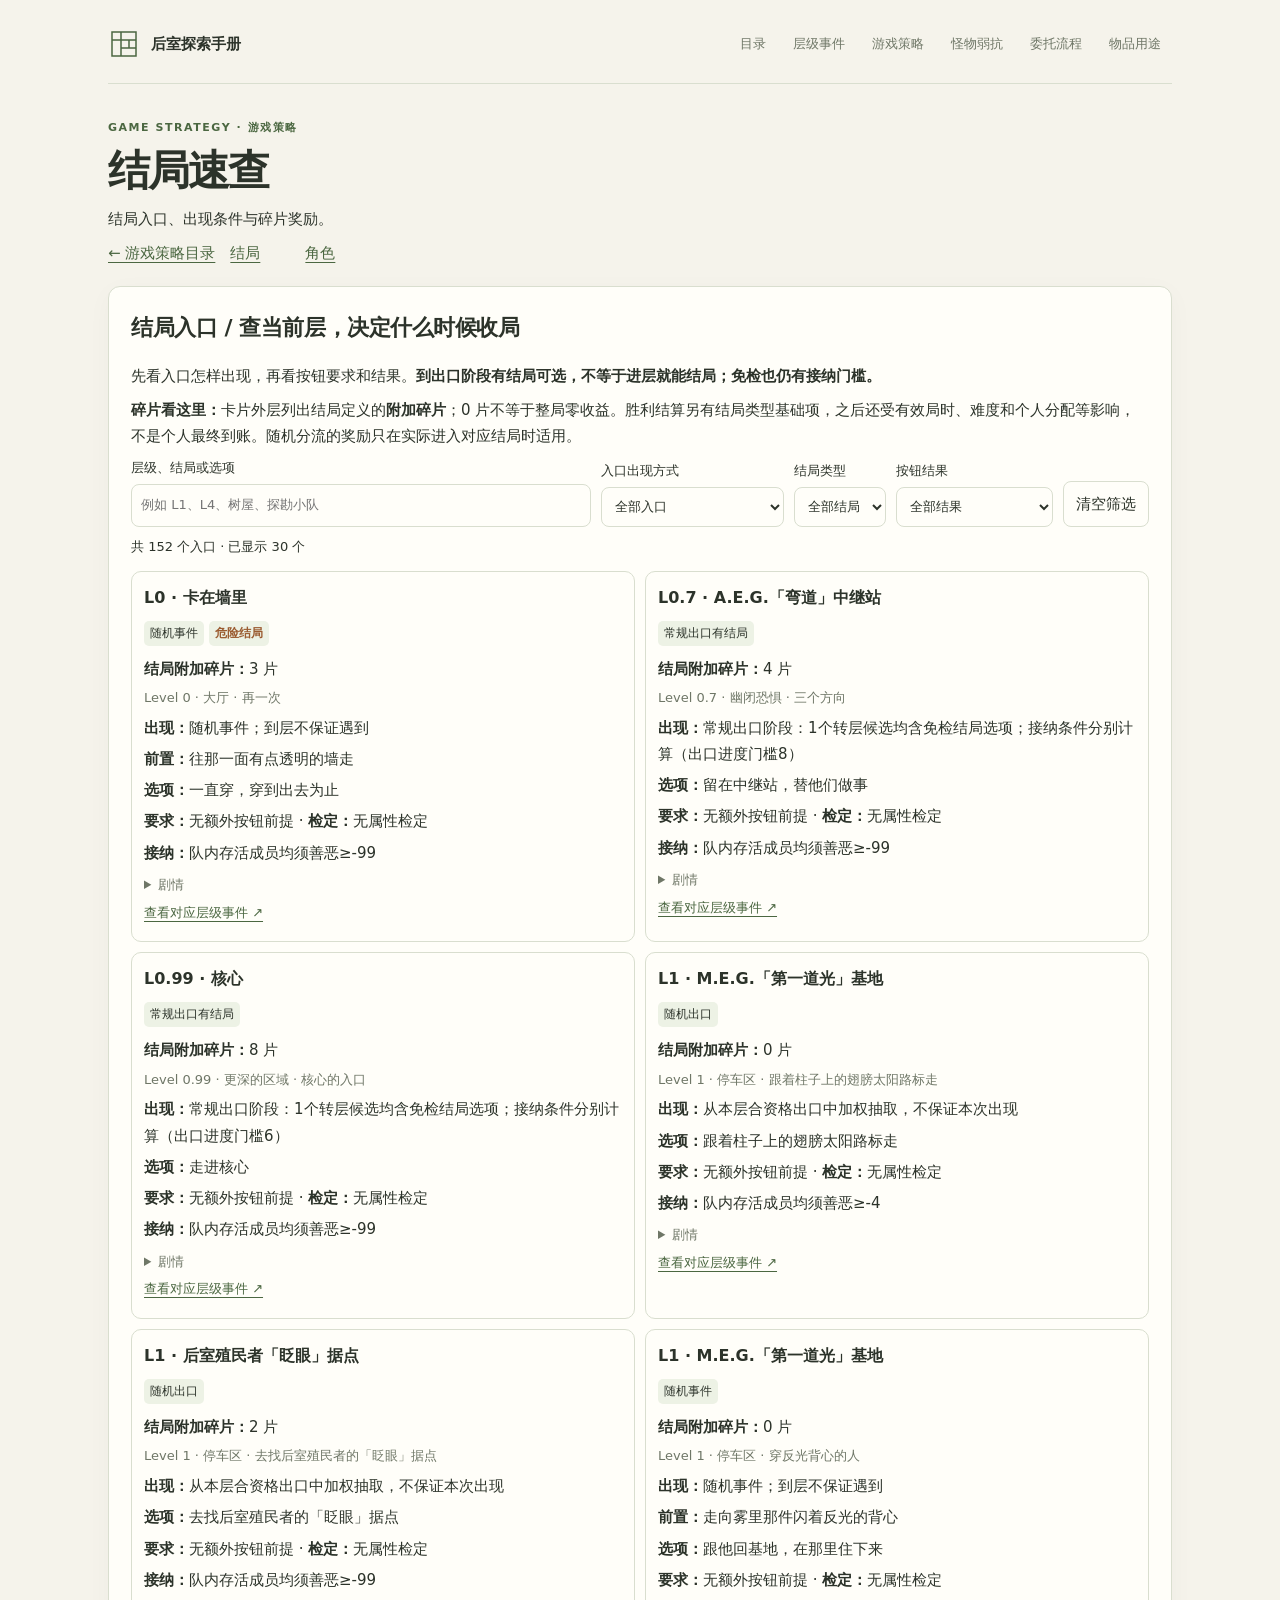
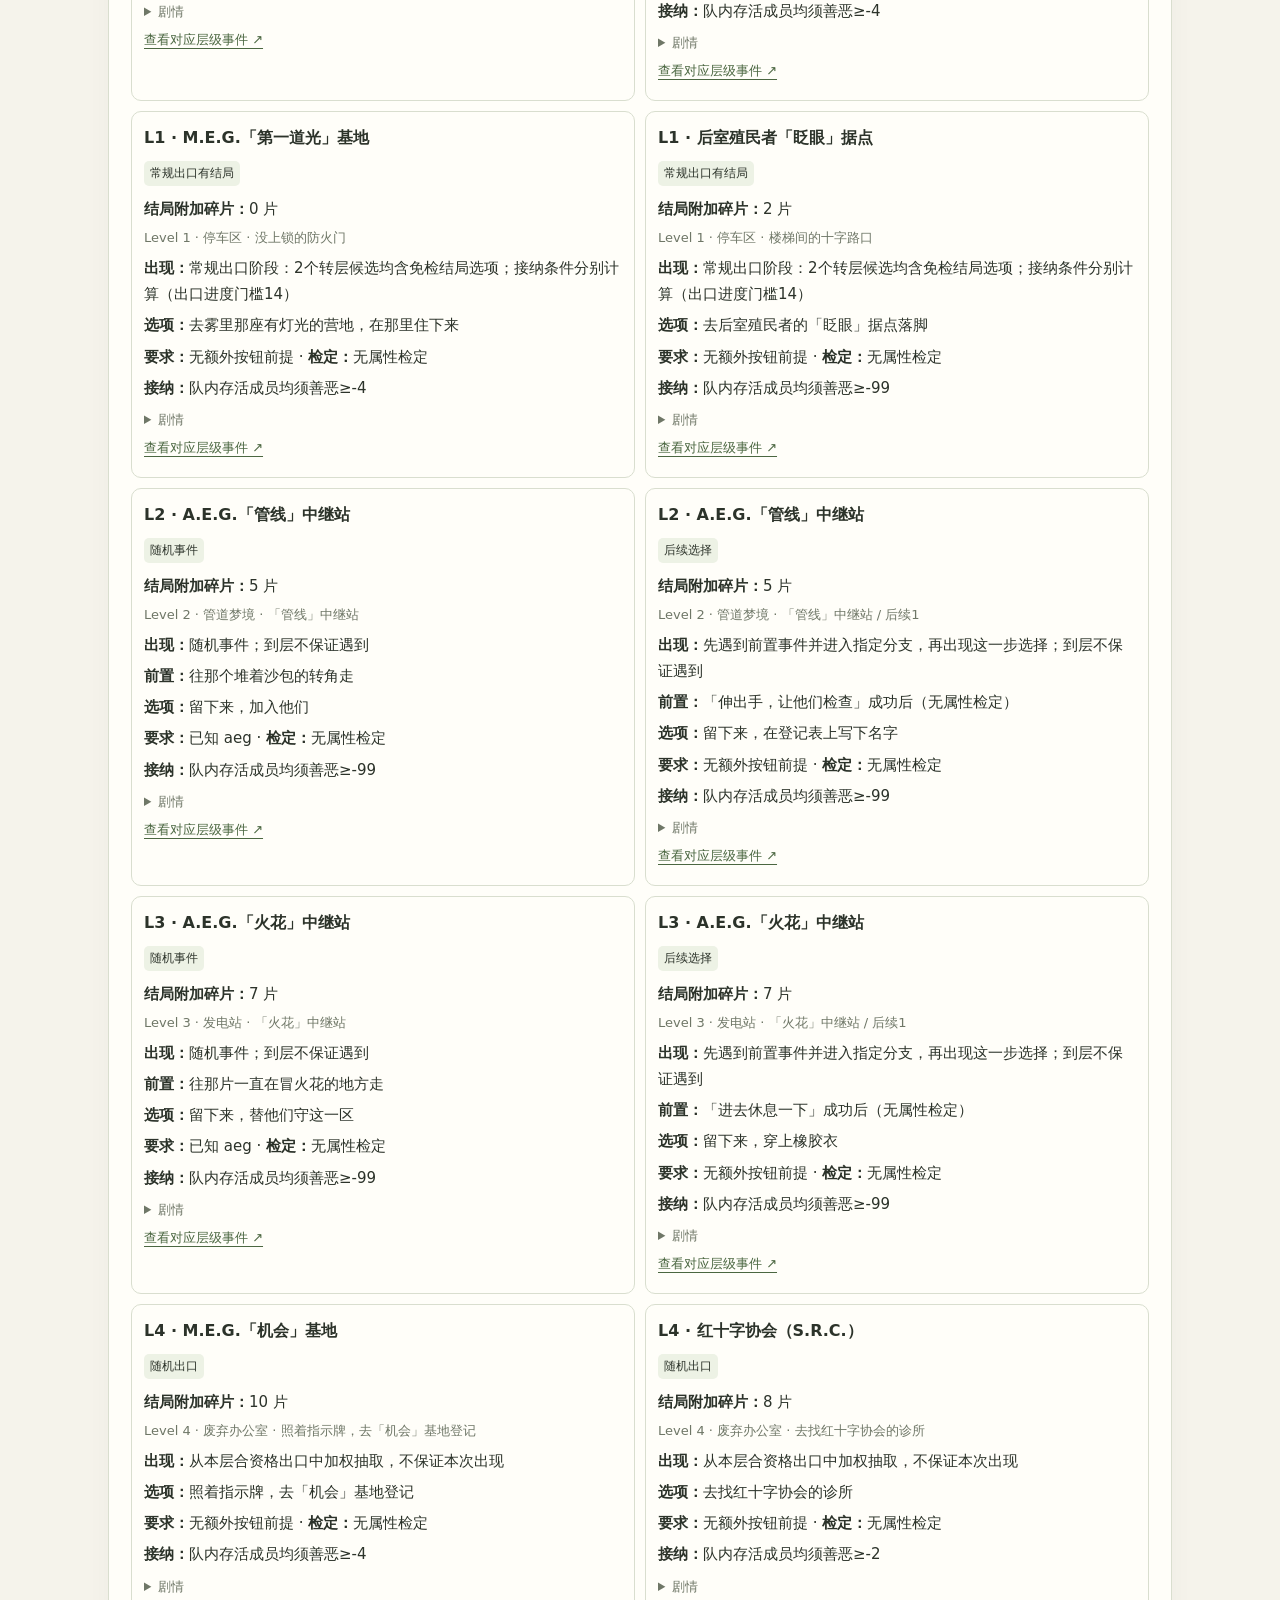
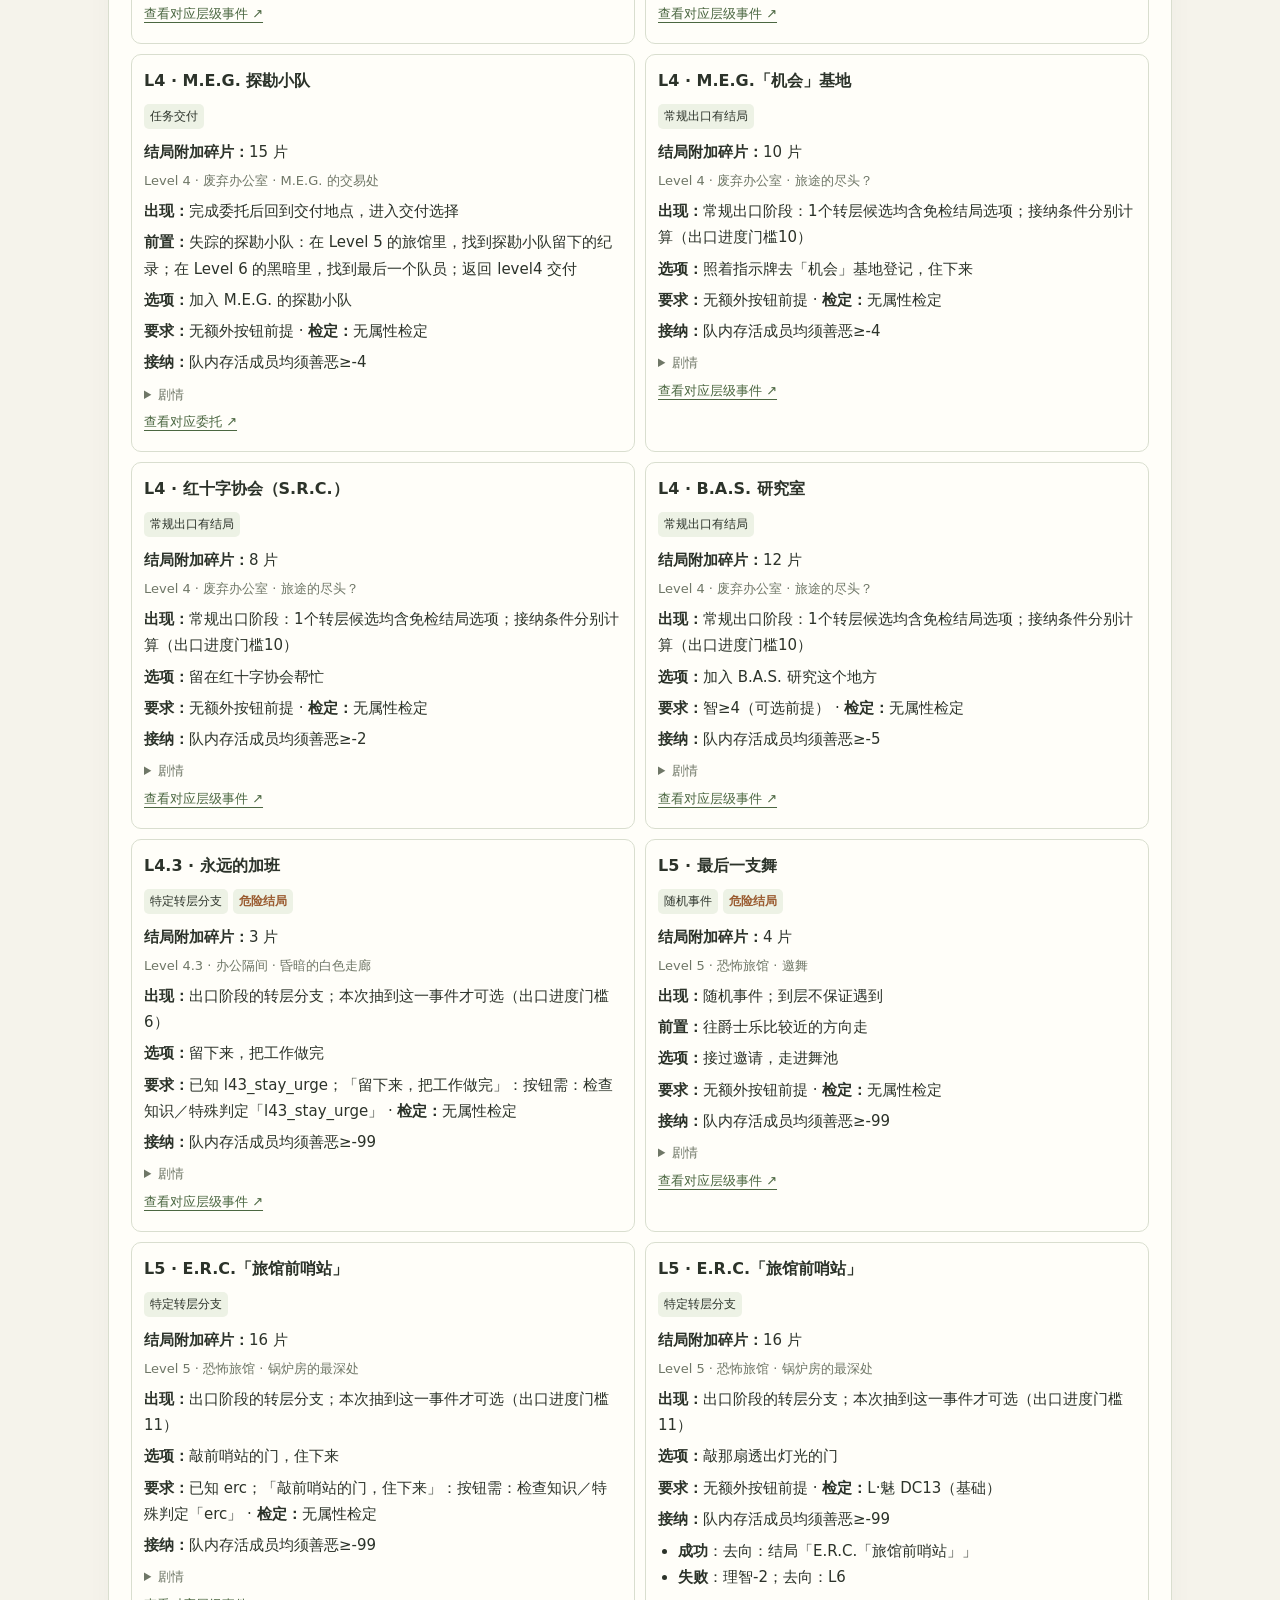
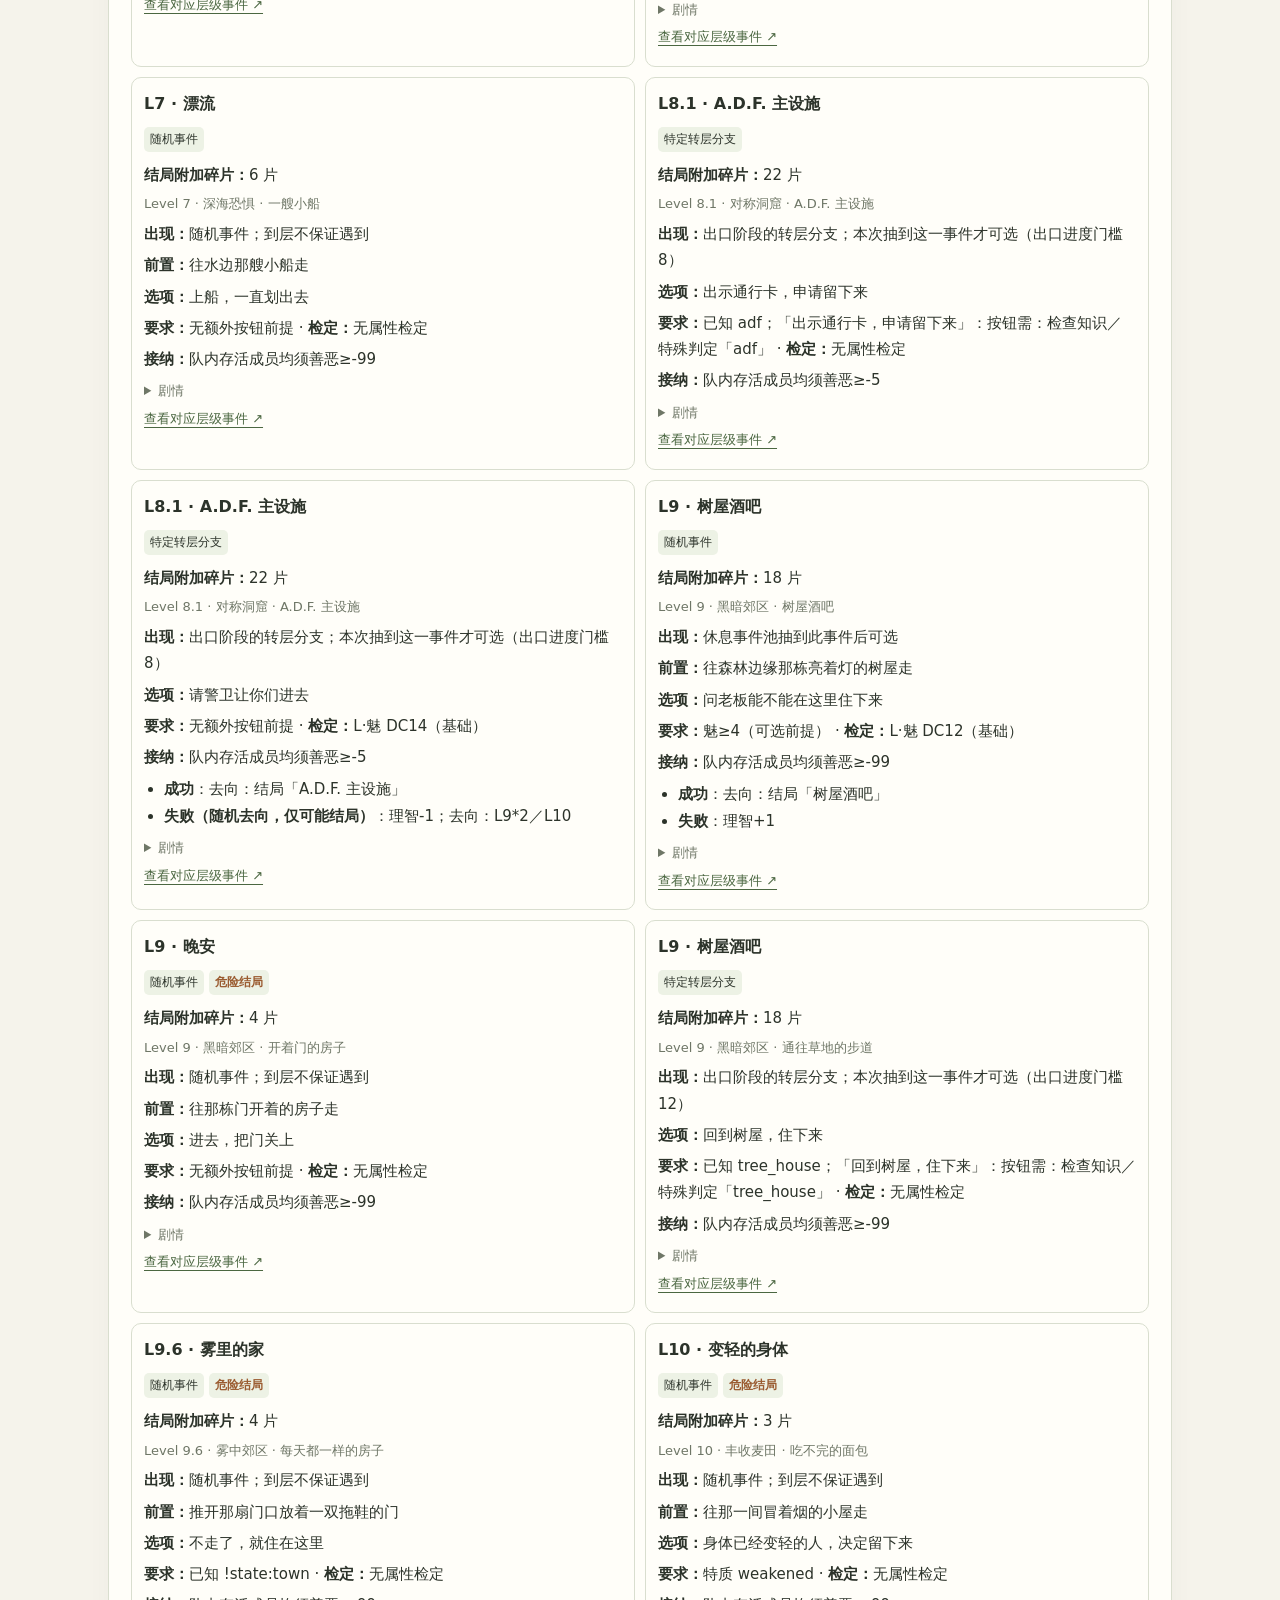
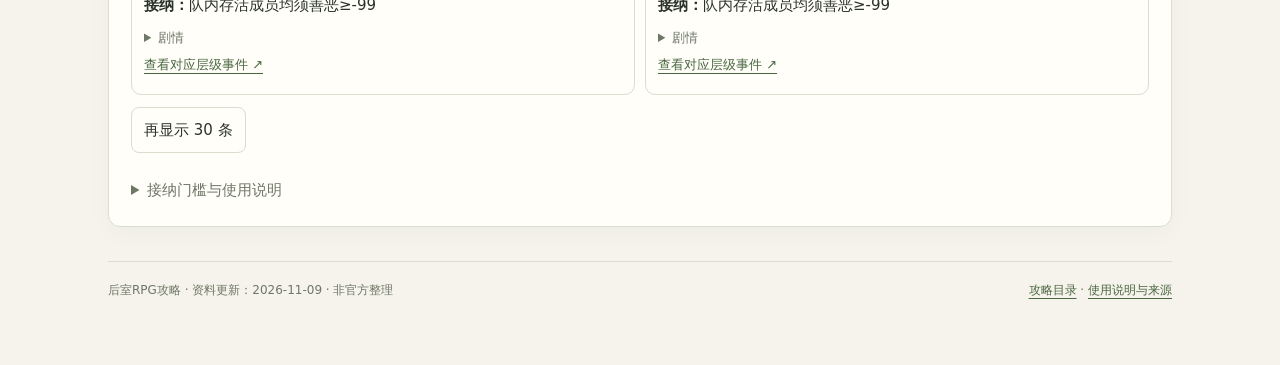
<file: 结局速查.html>
<!doctype html>
<html lang="zh-CN"><head><meta charset="utf-8"><meta name="viewport" content="width=device-width,initial-scale=1"><title>后室RPG · 结局速查</title>
<style>
:root{color-scheme:dark;--bg:#131916;--panel:#202820;--line:#3d4939;--ink:#f1edda;--muted:#b9bfab;--accent:#dbe580;--warn:#f4c181}*{box-sizing:border-box}body{margin:0;background:var(--bg);color:var(--ink);font:16px/1.65 system-ui,sans-serif}main{max-width:1100px;margin:auto;padding:32px 22px 64px}h1{font-size:clamp(26px,5vw,40px);margin:8px 0}h2{font-size:22px;margin:0 0 15px}h3{margin:0 0 6px;font-size:18px}p{margin:8px 0}a{color:var(--accent);overflow-wrap:anywhere}small,.muted{color:var(--muted)}.eyebrow{color:var(--accent);letter-spacing:3px;font-size:13px}.panel,.card{background:var(--panel);border:1px solid var(--line);border-radius:12px;padding:22px;margin:20px 0}.controls{display:flex;flex-wrap:wrap;gap:18px;margin:20px 0}.controls label{display:flex;flex-direction:column;gap:6px;flex:1;min-width:220px}select,input,button{font:inherit;background:#161d17;color:var(--ink);border:1px solid #627055;border-radius:7px;padding:9px 12px}button{cursor:pointer}button:hover{border-color:var(--accent)}button:focus-visible,input:focus-visible,select:focus-visible,a:focus-visible{outline:3px solid var(--accent);outline-offset:3px}.chain{font-size:20px;font-weight:650;color:var(--accent);overflow-wrap:anywhere}.warning{border-left:3px solid var(--warn);padding-left:14px;color:var(--warn)}.cards{display:grid;grid-template-columns:repeat(auto-fit,minmax(310px,1fr));gap:14px}.card{margin:0;padding:18px}.tag{font-size:12px;color:var(--accent)}.button-text{display:block;font-size:18px;font-weight:700;margin:10px 0;color:var(--accent)}details{margin:12px 0 0}summary{cursor:pointer;color:var(--muted)}.detail{font-size:14px;margin:7px 0}.detail strong{color:var(--muted)}.scroll{overflow-x:auto}table{width:100%;border-collapse:collapse;font-size:14px}th,td{border-bottom:1px solid var(--line);padding:10px 8px;text-align:left}td input{min-width:100px;width:115px}td select{min-width:135px;max-width:205px}th{white-space:nowrap}.empty{color:var(--muted)}.metric{padding:10px 0;color:var(--accent)}.note{font-size:14px;color:var(--muted)}#run-message{min-height:26px}.step{margin:12px 0;border-left:2px solid var(--accent);padding-left:15px}noscript{display:block;background:var(--panel);padding:20px;margin:20px 0}footer{margin-top:35px;font-size:13px;color:var(--muted)}@media(max-width:600px){main{padding:20px 14px}.panel{padding:17px}.cards{grid-template-columns:1fr}}
.controls label.route-control{flex:2;min-width:min(100%,360px)}td select.run-profile{min-width:190px;width:100%}#opening-summary ul{padding-left:22px}#opening-evidence .step{margin:12px 0}.opening-grid{display:grid;grid-template-columns:repeat(auto-fit,minmax(min(100%,280px),1fr));gap:14px}td select.run-route{min-width:320px;max-width:none;width:100%}

.emergency-search-row{display:flex;flex-wrap:wrap;align-items:center;gap:10px}.emergency-search-row label{font-weight:650}.emergency-search-row input{flex:1;min-width:150px;width:100%}.landing-chips{display:flex;flex-wrap:wrap;gap:8px;margin:10px 0}.landing-chip{padding:5px 10px;font-size:14px;margin:3px 0;max-width:100%;white-space:normal}.landing-chips[hidden]{display:none}#emergency-advice{margin-top:18px}#emergency-advice .step{padding:12px 0 12px 15px}#emergency-advice .chain{font-size:18px}#l0-portals details{padding:8px 0;border-bottom:1px solid var(--line)}#l0-portals summary{color:var(--ink);overflow-wrap:anywhere}.panel p,.step{overflow-wrap:anywhere}@media(max-width:600px){.emergency-search-row label{flex-basis:100%}.emergency-search-row input{min-width:0}.emergency-search-row button{padding:8px}}

/* character-budget-responsive-v1 */
.unlock-budget{background:var(--panel);border:1px solid var(--line);border-radius:12px;padding:22px;margin:22px 0;min-width:0}
.unlock-budget h2{margin:0 0 14px}.unlock-budget p{overflow-wrap:anywhere}
.budget-total{display:flex;align-items:baseline;gap:12px;flex-wrap:wrap;margin:10px 0 16px}.budget-total strong{font-size:32px;line-height:1.2;color:var(--accent)}.budget-total span{font-size:14px;color:var(--muted)}
.budget-inputs{display:grid;grid-template-columns:repeat(3,minmax(0,1fr));gap:14px;margin:18px 0}
.budget-inputs label{display:flex;flex-direction:column;gap:7px;font-size:14px;min-width:0}.budget-inputs input{width:100%;min-width:0;box-sizing:border-box;padding:10px 12px}
.budget-result{padding:13px 15px;border-radius:8px;background:var(--soft);font-weight:600;margin:14px 0}
.unlock-budget .note{font-size:13px;color:var(--muted)}
@media(max-width:600px){.budget-inputs{grid-template-columns:minmax(0,1fr);gap:10px}.unlock-budget{padding:17px}.budget-total strong{font-size:28px}}

.strategy-directory{display:grid;grid-template-columns:repeat(4,minmax(0,1fr));gap:10px;margin:20px 0}.strategy-directory>a{display:flex;flex-direction:column;gap:5px;min-width:0;padding:15px;border:1px solid var(--line);border-radius:10px;background:var(--panel);text-decoration:none}.strategy-directory strong{font-size:16px}.strategy-directory span{font-size:12px;color:var(--muted)}.strategy-directory>a:hover{border-color:var(--accent)}@media(max-width:700px){.strategy-directory{grid-template-columns:repeat(2,minmax(0,1fr))}}
</style><link rel="stylesheet" href="%E6%94%BB%E7%95%A5%E7%AB%99%E6%A0%B7%E5%BC%8F.css"><style>/* adventure-growth-layout */
.growth-jumps{display:flex;flex-wrap:wrap;gap:8px 16px;margin:16px 0}.growth-grid,.growth-examples{display:grid;grid-template-columns:repeat(auto-fit,minmax(min(100%,280px),1fr));gap:12px}.growth-grid article,.growth-example{padding:12px;border:1px solid var(--line,#d0d5d8);border-radius:10px;min-width:0}.growth-example h4{margin:0 0 8px}.growth-example p{margin:6px 0}.growth-example a{display:inline-block;margin-top:6px}#adventure-growth,#shard-route-summary,#opening,#emergency{scroll-margin-top:20px}
</style>
<style>/* ending-reference-layout */
#ending-reference{scroll-margin-top:16px}.ending-controls{display:flex;flex-wrap:wrap;gap:10px;align-items:end}.ending-controls label{display:flex;flex-direction:column;gap:4px;font-size:13px}.ending-controls label:first-child{flex:1;min-width:220px}.ending-controls input,.ending-controls select{font:inherit;padding:9px;min-height:40px;max-width:100%}.ending-cards{display:grid;grid-template-columns:repeat(auto-fit,minmax(min(100%,360px),1fr));gap:10px;margin-top:12px}.ending-card{border:1px solid var(--line,#ccd0c6);border-radius:10px;padding:12px;min-width:0}.ending-card h3{font-size:16px;margin:0 0 7px}.ending-card p{margin:5px 0;overflow-wrap:anywhere}.ending-card .ending-meta{font-size:13px;color:var(--muted,#64685e)}.ending-badge{display:inline-block;font-size:12px;border-radius:5px;background:var(--soft,#edf0e5);padding:2px 6px;margin:0 5px 5px 0}.ending-warning{color:var(--warn,#965026);font-weight:650}.ending-card ul{padding-left:20px;margin:6px 0}.ending-card details{font-size:13px;margin-top:8px}.ending-card summary{cursor:pointer}.ending-status{font-size:13px;margin:9px 0}#ending-more{margin:12px 0}.strategy-route-archive>summary{font-size:17px;font-weight:650;cursor:pointer}.strategy-route-archive[open]>summary{margin-bottom:15px}
</style>
</head><body data-section="endings"><main><nav class="site-nav" aria-label="攻略主导航"><a class="site-brand" href="index.html"><svg class="site-logo" aria-hidden="true" viewbox="0 0 32 32" fill="none" stroke="currentColor" stroke-width="1.5"><path d="M4 4h24v24H4zM4 12h9v16M13 4v8h15M21 12v8h7M13 20h8"></path></svg>后室探索手册</a><div class="site-links"><a href="index.html">目录</a><a href="%E5%B1%82%E7%BA%A7%E4%BA%8B%E4%BB%B6.html">层级事件</a><a href="%E6%B8%B8%E6%88%8F%E7%AD%96%E7%95%A5.html">游戏策略</a><a href="%E6%80%AA%E7%89%A9%E9%80%9F%E6%9F%A5.html">怪物弱抗</a><a href="%E5%A7%94%E6%89%98%E6%94%BB%E7%95%A5.html">委托流程</a><a href="%E7%89%A9%E5%93%81%E7%94%A8%E9%80%94%E9%80%9F%E6%9F%A5.html">物品用途</a></div></nav><div class="eyebrow">GAME STRATEGY · 游戏策略</div><h1 id="page-title">结局速查</h1><p>结局入口、出现条件与碎片奖励。</p><p class="strategy-subnav"><a href="%E6%B8%B8%E6%88%8F%E7%AD%96%E7%95%A5.html">← 游戏策略目录</a>　<a href="%E7%BB%93%E5%B1%80%E9%80%9F%E6%9F%A5.html">结局</a>　　　<a href="%E8%A7%92%E8%89%B2%E5%88%86%E7%B1%BB.html">角色</a></p>
<!-- ending-reference:start -->
<section class="panel" id="ending-reference">
<h2>结局入口 / 查当前层，决定什么时候收局</h2>
<p>先看入口怎样出现，再看按钮要求和结果。<strong>到出口阶段有结局可选，不等于进层就能结局；免检也仍有接纳门槛。</strong></p>
<p class="ending-meta"><strong>碎片看这里：</strong>卡片外层列出结局定义的<strong>附加碎片</strong>；0 片不等于整局零收益。胜利结算另有结局类型基础项，之后还受有效局时、难度和个人分配等影响，不是个人最终到账。随机分流的奖励只在实际进入对应结局时适用。</p>
<div class="ending-controls">
<label>层级、结局或选项<input id="ending-query" type="search" placeholder="例如 L1、L4、树屋、探勘小队" autocomplete="off"></label>
<label>入口出现方式<select id="ending-arrival"><option value="all">全部入口</option><option value="unverified">入口待核的结局</option><option value="exit-stage">常规出口阶段有结局可选</option><option value="transition-branch">出口阶段的特定分支</option><option value="random-event">随机探索／休息事件</option><option value="random-exit">加权随机出口</option><option value="followup">前置选择后的后续</option><option value="quest">任务交付</option><option value="meter-hold">计量状态触发</option><option value="automatic">自动终局</option></select></label>
<label>结局类型<select id="ending-tone"><option value="all">全部结局</option><option value="0">安顿类</option><option value="1">特殊结局</option><option value="2">危险结局</option></select></label>
<label>按钮结果<select id="ending-resolution"><option value="all">全部结果</option><option value="direct">本按钮免检直达</option><option value="conditional-result">需检定／概率／分流</option></select></label>
<button type="button" id="ending-reset">清空筛选</button>
</div>
<p class="ending-status" id="ending-status" role="status" aria-live="polite"></p>
<div class="ending-cards" id="ending-cards"></div>
<button type="button" id="ending-more" hidden>再显示 30 条</button>
<section id="ending-new-version"><h3>结局 · 入口待核</h3><p class="ending-meta">以下结局的奖励已确认，但出现条件尚未核实，不作为稳定收局入口。</p><div class="ending-cards" id="ending-new-cards"></div></section>
<details class="ending-notes"><summary>接纳门槛与使用说明</summary><ul>
<li>接纳门槛检查队内存活成员：有人善恶低于该结局门槛，整队可能被拒。默认门槛为 −99，也不能把其他结局的门槛省略。</li>
<li>“常规出口阶段有结局可选”指普通转层候选都含免检且无按钮前提的结局选项；具体结局由抽中的事件决定，特殊调度可能先介入。</li>
<li>“本按钮免检直达”只说这一步的配置；前置分支、知识条件、任务条件仍须完成。结局不保证一直留在原地等你回来。</li>
<li>结局附加碎片为该结局单独配置的奖励，不含胜利结算的类型基础项；也不等于结算图的结局显示项或个人到账。</li>
<li>资料更新：2026-11-09。入口待核的结局单独列出；未列出条件不代表没有前提。</li>
</ul></details>
</section>
<script id="ending-reference-data" type="application/json">{"date":"2026-11-09","counts":{"entries":152,"eventOptions":120,"questOptions":3,"lateOptions":1,"automaticEndings":1,"weightedExits":9,"endingDefinitions":106,"referencedEndings":109,"verifiedFollowupEntries":3,"web113Entries":15},"searchCharacters":{"薑":"姜","崑":"昆","崙":"仑","侖":"仑","麯":"曲","餘":"余","復":"复","複":"复","瞭":"了","係":"系","繫":"系","裡":"里","裏":"里","麼":"么","麽":"么","乾":"干","幹":"干","劃":"划","畫":"画","鬥":"斗","闘":"斗","鬭":"斗","週":"周","鬆":"松","菓":"果","闆":"板","麵":"面","禦":"御","靦":"腼","徵":"征","颱":"台","臺":"台","檯":"台","鬍":"胡","衚":"胡","須":"须","鬚":"须","隻":"只","並":"并","併":"并","當":"当","噹":"当","藥":"药","葯":"药","佈":"布","闢":"辟","藉":"借","盡":"尽","儘":"尽","葉":"叶","夥":"伙","傢":"家","姦":"奸","歷":"历","曆":"历","燄":"焰","氣":"气","緻":"致","製":"制","穀":"谷","榖":"谷","後":"后","誌":"志","別":"别","彆":"别","匯":"汇","彙":"汇","辭":"辞","詞":"词","機":"机","發":"发","髮":"发","捲":"卷","雲":"云","醜":"丑","蔔":"卜","衝":"冲","沖":"冲","齣":"出","線":"线","綫":"线","覈":"核","迴":"回","廻":"回","鼕":"冬","鹹":"咸","慾":"欲","準":"准","標":"标","註":"注","兇":"凶","揚":"扬","䬗":"扬","颺":"飏","醼":"宴","讌":"䜩","齩":"咬","䶧":"咬","荳":"豆","韮":"韭","箋":"笺","牋":"笺","團":"团","糰":"团","鹵":"卤","滷":"卤","獃":"呆","氾":"泛","汎":"泛","媯":"妫","嬀":"妫","眾":"众","衆":"众","鈎":"钩","鉤":"钩","緔":"绱","鞝":"绱","銳":"锐","鋭":"锐","贋":"赝","贗":"赝","贓":"赃","贜":"赃","麤":"粗","關":"关","関":"关","飢":"饥","饑":"饥","欵":"款","朧":"胧","懞":"蒙","罵":"骂","駡":"骂","髒":"脏","臟":"脏","鰐":"鳄","鱷":"鳄","鳧":"凫","鳬":"凫","雞":"鸡","賫":"赍","齎":"赍","簆":"筘","唚":"吣","吢":"吣","羣":"群","嘆":"叹","歎":"叹","鬀":"剃","鷄":"鸡","頹":"颓","頽":"颓","顏":"颜","顔":"颜","砲":"炮","礮":"炮","啓":"启","啟":"启","幾":"几","悳":"德","愨":"悫","慤":"悫","剋":"克","尅":"克","壇":"坛","壜":"坛","罎":"坛","罈":"坛","昇":"升","陞":"升","偽":"伪","僞":"伪","獲":"获","穫":"获","縧":"绦","絛":"绦","繡":"绣","綉":"绣","鉢":"钵","缽":"钵","蠟":"蜡","綵":"彩","採":"采","埰":"采","廁":"厕","厠":"厕","搗":"捣","擣":"捣","溈":"沩","潙":"沩","為":"为","爲":"为","產":"产","産":"产","瘻":"瘘","瘺":"瘘","竈":"灶","絕":"绝","絶":"绝","綠":"绿","緑":"绿","繃":"绷","綳":"绷","氹":"凼","牀":"床","牆":"墙","墻":"墙","獎":"奖","奬":"奖","眥":"眦","稈":"秆","恥":"耻","薴":"苧","苎":"苧","蘋":"苹","蘊":"蕴","藴":"蕴","說":"说","説":"说","謠":"谣","謡":"谣","謭":"谫","譾":"谫","竪":"竖","豎":"竖","醖":"酝","醞":"酝","錄":"录","録":"录","鏽":"锈","銹":"锈","鐝":"镢","钁":"䦆","閱":"阅","閲":"阅","妝":"妆","粧":"妆","閒":"闲","閑":"闲","遊":"游","錶":"表","癥":"症","癡":"痴","澱":"淀","嚮":"向","曏":"向","紮":"扎","佔":"占","託":"托","湧":"涌","纍":"累","睏":"困","捨":"舍","槓":"杠","僱":"雇","颳":"刮","貍":"狸","跤":"交","姪":"侄","勳":"勋","勛":"勋","蕩":"荡","盪":"荡","慄":"栗","嚥":"咽","弔":"吊","臘":"腊","願":"愿","跡":"迹","蹟":"迹","淨":"净","凈":"净","僥":"侥","倖":"幸","蠔":"蚝","櫃":"柜","纖":"纤","縴":"纤","樸":"朴","鐘":"钟","鍾":"钟","霑":"沾","著":"着","蒐":"搜","蕓":"芸","萬":"万","簽":"签","籤":"签","錘":"锤","鎚":"锤","鍊":"炼","煉":"炼","練":"练","鏈":"链","熒":"荧","螢":"萤","黴":"霉","艷":"艳","豔":"艳","闇":"暗","證":"证","証":"证","嘗":"尝","嚐":"尝","喫":"吃","鋪":"铺","舖":"铺","脣":"唇","殼":"壳","遯":"遁","姊":"姐","汙":"污","個":"个","箇":"个","絃":"弦","嘩":"哗","譁":"哗","銲":"焊","饋":"馈","餽":"馈","樑":"梁","俱":"具","俬":"私","鑒":"鉴","鑑":"鉴","盃":"杯","濕":"湿","溼":"湿","侷":"局","跼":"局","鉅":"钜","綑":"捆","囉":"啰","裊":"袅","嫋":"袅","嬝":"袅","慼":"戚","疊":"叠","撚":"捻","鉗":"钳","箝":"钳","鎔":"镕","搧":"扇","毀":"毁","燬":"毁","蝨":"虱","讚":"赞","贊":"赞","纔":"才","藷":"薯","搾":"榨","衊":"蔑","痠":"酸","袴":"绔","絝":"绔","摺":"折","縐":"绉","巖":"岩","撣":"掸","撢":"掸","癒":"愈","欞":"棂","櫺":"棂","籲":"吁","濬":"浚","鏟":"铲","剷":"铲","燻":"熏","煙":"烟","菸":"烟","翫":"玩","羨":"羡","彌":"弥","瀰":"弥","慇":"殷","懃":"勤","諮":"谘","繮":"缰","韁":"缰","塚":"冢","燿":"耀","暱":"昵","蓆":"席","甕":"瓮","譟":"噪","閧":"哄","鬨":"哄","沍":"冱","釦":"扣","籐":"藤","燐":"磷","簷":"檐","悽":"凄","礡":"礴","羶":"膻","蠍":"蝎","毬":"球","懮":"忧","稜":"棱","餵":"喂","摀":"捂","孃":"娘","勗":"勖","醃":"腌","洩":"泄","枒":"丫","瞇":"眯","徬":"彷","倣":"仿","彿":"佛","僇":"戮","卹":"恤","嚙":"啮","齧":"啮","囓":"啮","唸":"念","喨":"亮","咷":"啕","槖":"橐","靷":"纼","搥":"捶","斂":"敛","歛":"敛","餬":"糊","塤":"埙","壎":"埙","搆":"构","構":"构","搨":"拓","轝":"舆","檝":"楫","賸":"剩","皁":"皂","鰲":"鳌","鼇":"鳌","瑯":"琅","蔴":"麻","痀":"佝","囍":"禧","謚":"谥","諡":"谥","藍":"蓝","縷":"缕","襤":"褴","褸":"褛","蹧":"糟","掛":"挂","罣":"挂","餚":"肴","翺":"翱","蠧":"蠹","踡":"蜷","踰":"逾","槍":"枪","鎗":"枪","阨":"厄","隄":"堤","鱉":"鳖","鼈":"鳖","箎":"篪","睪":"睾","彞":"彝","鐫":"镌","鎸":"镌","於":"于","澐":"沄","蔿":"𫇭","鑈":"鿭","亙":"亘","鋁":"铝","極":"极","鍁":"锨","詠":"咏","瓊":"琼","蒓":"莼","藭":"䓖","䓣":"𬜯","蘀":"萚","鮝":"鲞","鷀":"鹚","種":"种","儻":"傥","礆":"硷","鮎":"鲇","㠏":"㟆","㩜":"㨫","䊷":"䌶","紃":"𬘓","䋙":"䌺","絪":"𬘡","䋻":"䌾","䝼":"䞍","䯀":"䯅","騵":"𫘪","騱":"𫘬","䱽":"䲝","䰾":"鲃","䲁":"鳚","丟":"丢","亂":"乱","亞":"亚","臥":"卧","佇":"伫","來":"来","侶":"侣","俁":"俣","俔":"伣","俠":"侠","倀":"伥","倆":"俩","倈":"俫","倉":"仓","們":"们","倫":"伦","偉":"伟","側":"侧","偵":"侦","傑":"杰","傖":"伧","傘":"伞","備":"备","傭":"佣","傯":"偬","傳":"传","傴":"伛","債":"债","傷":"伤","傾":"倾","僂":"偻","僅":"仅","僉":"佥","㑳":"㑇","僑":"侨","僕":"仆","僨":"偾","價":"价","儀":"仪","儂":"侬","億":"亿","儈":"侩","儉":"俭","儐":"傧","儔":"俦","儕":"侪","償":"偿","優":"优","儲":"储","儷":"俪","儸":"㑩","僤":"𫢸","儺":"傩","儼":"俨","豐":"丰","兌":"兑","兒":"儿","兗":"兖","內":"内","兩":"两","冊":"册","冪":"幂","凍":"冻","凜":"凛","凱":"凯","刪":"删","剄":"刭","則":"则","剎":"刹","剗":"刬","剛":"刚","剝":"剥","剮":"剐","剴":"剀","創":"创","劇":"剧","劉":"刘","劊":"刽","劌":"刿","劍":"剑","劏":"㓥","劑":"剂","劚":"㔉","勁":"劲","動":"动","務":"务","勝":"胜","勞":"劳","勢":"势","勣":"𪟝","勩":"勚","勱":"劢","勵":"励","勸":"劝","勻":"匀","匭":"匦","匱":"匮","區":"区","協":"协","卻":"却","厙":"厍","厭":"厌","厲":"厉","厴":"厣","參":"参","靉":"叆","靆":"叇","叄":"叁","叢":"丛","吒":"咤","吳":"吴","吶":"呐","呂":"吕","咼":"呙","員":"员","唄":"呗","問":"问","啞":"哑","啢":"唡","喎":"㖞","喚":"唤","喪":"丧","喬":"乔","單":"单","喲":"哟","嗆":"呛","嗇":"啬","嗊":"唝","嗎":"吗","嗚":"呜","嗩":"唢","嗶":"哔","嘍":"喽","嘔":"呕","嘖":"啧","嘜":"唛","嘮":"唠","嘯":"啸","嘰":"叽","嘵":"哓","嘸":"呒","嘽":"啴","噓":"嘘","噚":"㖊","噝":"咝","噠":"哒","噥":"哝","噦":"哕","噯":"嗳","噁":"𫫇","噲":"哙","噴":"喷","噸":"吨","嚀":"咛","嚇":"吓","嚌":"哜","嚕":"噜","嚦":"呖","嚨":"咙","嚲":"亸","嚳":"喾","嚴":"严","嚶":"嘤","囀":"啭","囁":"嗫","囂":"嚣","㘚":"㘎","囅":"冁","囈":"呓","囑":"嘱","囪":"囱","圇":"囵","國":"国","圍":"围","園":"园","圓":"圆","圖":"图","垵":"埯","埡":"垭","墶":"垯","執":"执","堅":"坚","堊":"垩","堖":"垴","堝":"埚","堯":"尧","報":"报","㩳":"㧐","場":"场","塊":"块","塋":"茔","塏":"垲","塒":"埘","塗":"涂","塢":"坞","塵":"尘","塹":"堑","𡑍":"𫭼","墠":"𫮃","墊":"垫","墜":"坠","塸":"𫭟","埨":"𫭢","墮":"堕","壪":"塆","塿":"𪣻","墳":"坟","墾":"垦","壋":"垱","壓":"压","壘":"垒","壙":"圹","壚":"垆","壞":"坏","壟":"垄","壠":"垅","壢":"坜","壩":"坝","壯":"壮","壺":"壶","壼":"壸","壽":"寿","夠":"够","夢":"梦","夾":"夹","奐":"奂","奧":"奥","奩":"奁","奪":"夺","奮":"奋","奼":"姹","姍":"姗","娙":"𫰛","娛":"娱","婁":"娄","婦":"妇","婭":"娅","媧":"娲","媼":"媪","嬃":"媭","媽":"妈","嫗":"妪","嫵":"妩","嫻":"娴","嫿":"婳","嬈":"娆","嬋":"婵","嬌":"娇","嬙":"嫱","嬡":"嫒","嬤":"嬷","嬪":"嫔","嬰":"婴","嬸":"婶","孌":"娈","孫":"孙","學":"学","孿":"孪","宮":"宫","寢":"寝","實":"实","寧":"宁","審":"审","寫":"写","寬":"宽","寵":"宠","寶":"宝","將":"将","專":"专","尋":"寻","對":"对","導":"导","尷":"尴","屆":"届","屍":"尸","屓":"屃","屜":"屉","屢":"屡","層":"层","屨":"屦","屬":"属","岡":"冈","峴":"岘","島":"岛","㠣":"𫵷","峽":"峡","崍":"崃","崗":"岗","崢":"峥","崬":"岽","嵐":"岚","嶁":"嵝","嵽":"𫶇","巘":"𪩘","嶄":"崭","嶇":"岖","嶔":"嵚","嶗":"崂","嶠":"峤","嶢":"峣","嶧":"峄","嶮":"崄","輋":"𪨶","嶴":"岙","嶸":"嵘","嶺":"岭","嶼":"屿","巋":"岿","嶨":"峃","巒":"峦","巔":"巅","巰":"巯","帥":"帅","師":"师","帳":"帐","帶":"带","幀":"帧","幃":"帏","幗":"帼","幘":"帻","幟":"帜","幣":"币","幫":"帮","幬":"帱","庫":"库","廂":"厢","廄":"厩","廈":"厦","廚":"厨","廝":"厮","廟":"庙","廠":"厂","廡":"庑","廢":"废","廎":"庼","廞":"𫷷","廣":"广","廩":"廪","廬":"庐","廳":"厅","弒":"弑","弳":"弪","張":"张","彄":"𫸩","強":"强","彈":"弹","彎":"弯","彥":"彦","徑":"径","從":"从","徠":"徕","徹":"彻","恆":"恒","悅":"悦","悞":"悮","悵":"怅","悶":"闷","惡":"恶","惱":"恼","惲":"恽","惻":"恻","愛":"爱","愜":"惬","愴":"怆","愷":"恺","愾":"忾","態":"态","慍":"愠","慘":"惨","慚":"惭","慟":"恸","慣":"惯","慪":"怄","慫":"怂","慮":"虑","慳":"悭","慶":"庆","憊":"惫","憐":"怜","憑":"凭","憒":"愦","憚":"惮","憤":"愤","憫":"悯","憮":"怃","憲":"宪","憶":"忆","懇":"恳","應":"应","懌":"怿","㥮":"㤘","懍":"懔","懟":"怼","懣":"懑","懨":"恹","懲":"惩","懶":"懒","懷":"怀","懸":"悬","懺":"忏","懼":"惧","懾":"慑","憖":"慭","戀":"恋","戇":"戆","戔":"戋","戧":"戗","戩":"戬","戰":"战","戱":"戯","戲":"戏","戶":"户","拋":"抛","挩":"捝","挾":"挟","捫":"扪","掃":"扫","掄":"抡","掗":"挜","掙":"挣","揀":"拣","換":"换","揮":"挥","損":"损","搖":"摇","搵":"揾","搶":"抢","摑":"掴","摜":"掼","摟":"搂","摯":"挚","摳":"抠","摶":"抟","摻":"掺","撈":"捞","撏":"挦","撐":"撑","撓":"挠","撝":"㧑","撟":"挢","撥":"拨","撫":"抚","撲":"扑","撳":"揿","撻":"挞","撾":"挝","撿":"捡","擁":"拥","擄":"掳","擇":"择","擊":"击","擋":"挡","擓":"㧟","擔":"担","據":"据","擠":"挤","擬":"拟","擯":"摈","擰":"拧","擱":"搁","擲":"掷","擴":"扩","擷":"撷","擺":"摆","擻":"擞","擼":"撸","擾":"扰","攄":"摅","攆":"撵","攏":"拢","攔":"拦","攖":"撄","攙":"搀","攛":"撺","攜":"携","攝":"摄","攢":"攒","攣":"挛","攤":"摊","攪":"搅","攬":"揽","敗":"败","敘":"叙","敵":"敌","斆":"敩","數":"数","斃":"毙","斕":"斓","斬":"斩","斷":"断","時":"时","晉":"晋","晝":"昼","暈":"晕","暉":"晖","暘":"旸","暢":"畅","暫":"暂","曄":"晔","曇":"昙","暐":"𬀩","晛":"𬀪","曉":"晓","曖":"暧","曠":"旷","曨":"昽","曬":"晒","書":"书","會":"会","東":"东","柵":"栅","桿":"杆","梔":"栀","梘":"枧","條":"条","梟":"枭","棡":"㭎","梲":"棁","棄":"弃","棖":"枨","棗":"枣","棟":"栋","棧":"栈","棲":"栖","棶":"梾","椏":"桠","楊":"杨","楓":"枫","楨":"桢","業":"业","榪":"杩","榮":"荣","榲":"榅","榿":"桤","槤":"梿","槧":"椠","槨":"椁","槳":"桨","樁":"桩","梜":"𬂩","樂":"乐","樅":"枞","樓":"楼","樞":"枢","樣":"样","樹":"树","樺":"桦","橈":"桡","橋":"桥","橢":"椭","櫍":"𬃊","橫":"横","檁":"檩","檉":"柽","檔":"档","檜":"桧","檟":"槚","檢":"检","檣":"樯","檮":"梼","檳":"槟","檸":"柠","檻":"槛","櫓":"橹","櫚":"榈","櫛":"栉","櫝":"椟","櫞":"橼","櫟":"栎","櫥":"橱","櫧":"槠","欓":"𣗋","櫨":"栌","櫪":"枥","櫫":"橥","櫬":"榇","櫱":"蘖","櫳":"栊","櫸":"榉","櫻":"樱","欄":"栏","權":"权","欏":"椤","欒":"栾","欖":"榄","欽":"钦","歐":"欧","歟":"欤","歡":"欢","歲":"岁","歸":"归","彠":"彟","歿":"殁","殘":"残","殞":"殒","殤":"殇","殨":"㱮","殫":"殚","殮":"殓","殯":"殡","殰":"㱩","殲":"歼","殺":"杀","毆":"殴","毿":"毵","氂":"牦","氈":"毡","氌":"氇","氫":"氢","氬":"氩","氳":"氲","鬱":"郁","憂":"忧","瀋":"沈","祕":"秘","決":"决","沒":"没","況":"况","洶":"汹","浹":"浃","涇":"泾","淒":"凄","涼":"凉","淚":"泪","淥":"渌","淪":"沦","淵":"渊","淶":"涞","淺":"浅","渙":"涣","減":"减","渦":"涡","溳":"涢","測":"测","渾":"浑","湊":"凑","湞":"浈","溮":"浉","湯":"汤","溝":"沟","溫":"温","滄":"沧","渢":"沨","滅":"灭","滌":"涤","滎":"荥","滬":"沪","湋":"𣲗","潕":"𣲘","浿":"𬇙","滯":"滞","濆":"𣸣","濚":"溁","滲":"渗","漍":"𬇹","滸":"浒","滻":"浐","滾":"滚","滿":"满","漁":"渔","漚":"沤","漢":"汉","漣":"涟","漬":"渍","漲":"涨","漵":"溆","漊":"溇","漸":"渐","漿":"浆","潁":"颍","潑":"泼","潔":"洁","潛":"潜","潤":"润","潯":"浔","濜":"浕","潰":"溃","潷":"滗","潿":"涠","澀":"涩","澆":"浇","澇":"涝","澗":"涧","澠":"渑","澤":"泽","澦":"滪","澩":"泶","澮":"浍","濁":"浊","濃":"浓","濘":"泞","濟":"济","濤":"涛","濫":"滥","濰":"潍","濱":"滨","濺":"溅","濼":"泺","濾":"滤","瀅":"滢","瀆":"渎","瀇":"㲿","澫":"𬇕","瀉":"泻","瀏":"浏","瀕":"濒","瀘":"泸","瀝":"沥","瀟":"潇","瀠":"潆","瀦":"潴","瀂":"澛","瀧":"泷","瀨":"濑","瀲":"潋","瀾":"澜","灃":"沣","灄":"滠","灑":"洒","灕":"漓","灘":"滩","灝":"灏","灠":"漤","灣":"湾","灤":"滦","灧":"滟","災":"灾","烏":"乌","烴":"烃","無":"无","煒":"炜","煢":"茕","煥":"焕","煩":"烦","煬":"炀","煱":"㶽","燀":"𬊤","熅":"煴","熗":"炝","熰":"𬉼","熱":"热","熲":"颎","熾":"炽","燁":"烨","燈":"灯","燉":"炖","燒":"烧","燙":"烫","燜":"焖","營":"营","燦":"灿","燭":"烛","燴":"烩","燶":"㶶","燖":"𬊈","燼":"烬","燾":"焘","爍":"烁","爐":"炉","爛":"烂","爭":"争","爺":"爷","爾":"尔","牘":"牍","牽":"牵","犖":"荦","犢":"犊","犧":"牺","狀":"状","狹":"狭","狽":"狈","猙":"狰","猶":"犹","猻":"狲","獁":"犸","獄":"狱","獅":"狮","獨":"独","獪":"狯","獫":"猃","獮":"狝","獰":"狞","獱":"㺍","獵":"猎","獷":"犷","獸":"兽","獺":"獭","獻":"献","獼":"猕","玀":"猡","現":"现","琺":"珐","琿":"珲","璗":"𬍡","璕":"𬍤","璡":"琎","瑋":"玮","瑒":"玚","瑣":"琐","瑤":"瑶","瑩":"莹","瑪":"玛","瑲":"玱","璉":"琏","璣":"玑","璵":"玙","璦":"瑷","璫":"珰","環":"环","璽":"玺","瓏":"珑","瓅":"𬍛","瓔":"璎","璊":"𫞩","㼆":"𬎆","瓛":"𤩽","瓚":"瓒","甌":"瓯","畝":"亩","畢":"毕","異":"异","疇":"畴","痙":"痉","痾":"疴","瘂":"痖","瘋":"疯","瘍":"疡","瘓":"痪","瘞":"瘗","瘡":"疮","瘧":"疟","瘮":"瘆","瘲":"疭","療":"疗","癆":"痨","癇":"痫","癉":"瘅","癘":"疠","癟":"瘪","癢":"痒","癤":"疖","癧":"疬","癩":"癞","癬":"癣","癭":"瘿","癮":"瘾","癰":"痈","癱":"瘫","癲":"癫","皚":"皑","皰":"疱","皸":"皲","皺":"皱","盜":"盗","盞":"盏","監":"监","盤":"盘","盧":"卢","睜":"睁","睞":"睐","瞘":"眍","睍":"𪾢","瞜":"䁖","瞞":"瞒","瞶":"瞆","瞼":"睑","矓":"眬","矚":"瞩","眞":"真","矯":"矫","硏":"研","硜":"硁","礐":"𬒈","硤":"硖","硨":"砗","硯":"砚","碩":"硕","碭":"砀","碸":"砜","確":"确","碼":"码","磑":"硙","礄":"硚","䃮":"鿎","磚":"砖","磣":"碜","磾":"䃅","磧":"碛","磯":"矶","磽":"硗","礎":"础","礙":"碍","礦":"矿","礪":"砺","礫":"砾","礬":"矾","礱":"砻","祿":"禄","禍":"祸","禎":"祯","禕":"祎","禡":"祃","禪":"禅","禮":"礼","禰":"祢","禱":"祷","禿":"秃","秈":"籼","稅":"税","稏":"䅉","稟":"禀","稱":"称","穌":"稣","穇":"䅟","積":"积","穎":"颖","頵":"𫖳","穠":"秾","穡":"穑","穢":"秽","穩":"稳","穭":"稆","窩":"窝","窪":"洼","窮":"穷","窯":"窑","窵":"窎","窶":"窭","窺":"窥","竄":"窜","竅":"窍","竇":"窦","竊":"窃","競":"竞","筆":"笔","筍":"笋","筧":"笕","筴":"䇲","箏":"筝","節":"节","範":"范","築":"筑","篋":"箧","篔":"筼","篤":"笃","篩":"筛","篳":"筚","簀":"箦","簍":"篓","簞":"箪","簡":"简","篢":"𬕂","簣":"篑","簫":"箫","簹":"筜","簾":"帘","籃":"篮","籛":"篯","籌":"筹","籙":"箓","籜":"箨","籟":"籁","籠":"笼","籩":"笾","籪":"簖","籬":"篱","籮":"箩","粵":"粤","糝":"糁","糞":"粪","糧":"粮","糲":"粝","糴":"籴","糶":"粜","糹":"纟","糾":"纠","紀":"纪","紂":"纣","約":"约","紅":"红","紆":"纡","紇":"纥","紈":"纨","紉":"纫","紋":"纹","納":"纳","紐":"纽","紓":"纾","純":"纯","紕":"纰","紖":"纼","紗":"纱","紘":"纮","紙":"纸","級":"级","紛":"纷","紜":"纭","紝":"纴","紡":"纺","紬":"䌷","細":"细","紱":"绂","紲":"绁","紳":"绅","紵":"纻","紹":"绍","紺":"绀","紼":"绋","紿":"绐","絀":"绌","終":"终","組":"组","絅":"䌹","絆":"绊","絎":"绗","結":"结","絞":"绞","絡":"络","絢":"绚","給":"给","絨":"绒","絰":"绖","統":"统","絲":"丝","絳":"绛","絹":"绢","綁":"绑","綃":"绡","綆":"绠","綈":"绨","綌":"绤","綏":"绥","綐":"䌼","綖":"𫄧","絺":"𫄨","綎":"𬘩","綄":"𬘫","經":"经","綜":"综","綞":"缍","綢":"绸","綣":"绻","綬":"绶","維":"维","綯":"绹","綰":"绾","綱":"纲","網":"网","綴":"缀","綸":"纶","綹":"绺","綺":"绮","綻":"绽","綽":"绰","綾":"绫","綿":"绵","緄":"绲","緇":"缁","綡":"𫟅","綪":"𬘬","綝":"𬘭","綧":"𬘯","緊":"紧","緋":"绯","緒":"绪","緓":"绬","緗":"缃","緘":"缄","緙":"缂","緝":"缉","緞":"缎","締":"缔","緡":"缗","緣":"缘","緦":"缌","編":"编","緩":"缓","緬":"缅","緯":"纬","緱":"缑","緲":"缈","緶":"缏","緹":"缇","縈":"萦","縉":"缙","縊":"缢","縋":"缒","縑":"缣","縕":"缊","縗":"缞","縛":"缚","縝":"缜","縞":"缟","縟":"缛","縣":"县","縫":"缝","縭":"缡","縮":"缩","縱":"纵","縲":"缧","縳":"䌸","紞":"𬘘","縵":"缦","縶":"絷","縹":"缥","總":"总","績":"绩","繅":"缫","縯":"𬙂","繆":"缪","繒":"缯","織":"织","繕":"缮","繚":"缭","繞":"绕","繢":"缋","繩":"绳","繪":"绘","繭":"茧","繯":"缳","繰":"缲","繳":"缴","繸":"䍁","繶":"𫄷","繻":"𦈡","纁":"𫄸","纆":"𬙊","繹":"绎","繼":"继","繽":"缤","繾":"缱","繿":"䍀","纈":"缬","纊":"纩","續":"续","纏":"缠","纓":"缨","纘":"缵","纕":"𬙋","纜":"缆","罌":"罂","罰":"罚","罷":"罢","羅":"罗","羆":"罴","羈":"羁","羋":"芈","羥":"羟","義":"义","習":"习","翹":"翘","翽":"翙","翬":"翚","耬":"耧","耮":"耢","聖":"圣","聞":"闻","聯":"联","聰":"聪","聲":"声","聳":"耸","聵":"聩","聶":"聂","職":"职","聹":"聍","聽":"听","聾":"聋","肅":"肃","脅":"胁","膞":"䏝","脈":"脉","脛":"胫","脫":"脱","脹":"胀","腎":"肾","腖":"胨","腡":"脶","腦":"脑","腫":"肿","腳":"脚","腸":"肠","膃":"腽","膚":"肤","膠":"胶","膩":"腻","膽":"胆","膾":"脍","膿":"脓","臉":"脸","膕":"腘","臍":"脐","臏":"膑","臚":"胪","臠":"脔","臢":"臜","臨":"临","與":"与","興":"兴","舉":"举","舊":"旧","艙":"舱","艤":"舣","艦":"舰","艫":"舻","艱":"艰","芻":"刍","苧":"苎","茲":"兹","荊":"荆","莊":"庄","莖":"茎","莢":"荚","莧":"苋","華":"华","萇":"苌","萊":"莱","萵":"莴","葒":"荭","葤":"荮","蔄":"𬜬","葦":"苇","葷":"荤","蒔":"莳","蒞":"莅","蒼":"苍","蓀":"荪","蓋":"盖","蓮":"莲","蓯":"苁","蓽":"荜","蔞":"蒌","蔣":"蒋","蔥":"葱","蔦":"茑","蔭":"荫","蕁":"荨","蕆":"蒇","蕎":"荞","蕒":"荬","蕕":"莸","蕘":"荛","蕢":"蒉","蕪":"芜","蕭":"萧","蕷":"蓣","薀":"蕰","薈":"荟","薊":"蓟","薌":"芗","薔":"蔷","薘":"荙","薟":"莶","薦":"荐","薩":"萨","薳":"䓕","罃":"䓨","薺":"荠","藎":"荩","藝":"艺","藪":"薮","藶":"苈","藹":"蔼","藺":"蔺","蘄":"蕲","蘆":"芦","蘇":"苏","蒍":"𫇭","蘚":"藓","虉":"𬟁","蘞":"蔹","蘢":"茏","蘭":"兰","蘺":"蓠","蘿":"萝","虆":"蔂","處":"处","虛":"虚","虜":"虏","號":"号","虧":"亏","虯":"虬","蛺":"蛱","蛻":"蜕","蜆":"蚬","蝕":"蚀","蝟":"猬","蝦":"虾","蝸":"蜗","螄":"蛳","螞":"蚂","螮":"䗖","螻":"蝼","螿":"螀","蟄":"蛰","蟈":"蝈","蟎":"螨","蟣":"虮","蟬":"蝉","蟯":"蛲","蟲":"虫","蟶":"蛏","蝀":"𬟽","蟻":"蚁","蠅":"蝇","蠆":"虿","蠐":"蛴","蠑":"蝾","蠣":"蛎","蠨":"蟏","蠱":"蛊","蠶":"蚕","蠻":"蛮","術":"术","衛":"卫","袞":"衮","補":"补","裝":"装","褌":"裈","褘":"袆","褲":"裤","褳":"裢","褻":"亵","襇":"裥","襀":"𫌀","襏":"袯","襖":"袄","襝":"裣","襠":"裆","襪":"袜","襬":"䙓","襴":"襕","襯":"衬","襲":"袭","見":"见","覎":"觃","規":"规","覓":"觅","視":"视","覘":"觇","覡":"觋","覥":"觍","覦":"觎","親":"亲","覬":"觊","覯":"觏","覲":"觐","覷":"觑","覺":"觉","覽":"览","覿":"觌","觀":"观","觴":"觞","觶":"觯","觸":"触","訁":"讠","訂":"订","訃":"讣","計":"计","訊":"讯","訌":"讧","討":"讨","訐":"讦","訒":"讱","訏":"𬣙","訓":"训","訕":"讪","訖":"讫","記":"记","訛":"讹","訝":"讶","訟":"讼","訢":"䜣","詝":"𬣞","訣":"诀","訥":"讷","訩":"讻","訪":"访","設":"设","許":"许","訴":"诉","訶":"诃","診":"诊","詁":"诂","詆":"诋","詎":"讵","詐":"诈","詒":"诒","諓":"𬣡","詔":"诏","評":"评","詖":"诐","詗":"诇","詘":"诎","詛":"诅","詡":"诩","詷":"𫍣","詪":"𬣳","詢":"询","詣":"诣","試":"试","詩":"诗","詫":"诧","詬":"诟","詭":"诡","詮":"诠","詰":"诘","話":"话","該":"该","詳":"详","詵":"诜","詼":"诙","詿":"诖","誄":"诔","誅":"诛","誆":"诓","誇":"夸","認":"认","誑":"诳","誒":"诶","誕":"诞","誘":"诱","誚":"诮","語":"语","誠":"诚","誡":"诫","誣":"诬","誤":"误","誥":"诰","誦":"诵","誨":"诲","誰":"谁","課":"课","誶":"谇","誹":"诽","誼":"谊","誾":"訚","讋":"詟","調":"调","諂":"谄","諄":"谆","談":"谈","諉":"诿","請":"请","諍":"诤","諏":"诹","諑":"诼","諒":"谅","論":"论","諗":"谂","諛":"谀","諜":"谍","諝":"谞","諴":"𫍯","謏":"𫍲","諲":"𬤇","諟":"𬤊","諞":"谝","諢":"诨","諤":"谔","諦":"谛","諧":"谐","諫":"谏","諭":"谕","諱":"讳","諳":"谙","諶":"谌","諷":"讽","諸":"诸","諺":"谚","諼":"谖","諾":"诺","謀":"谋","謁":"谒","謂":"谓","謄":"誊","謅":"诌","謊":"谎","謎":"谜","謐":"谧","謔":"谑","謖":"谡","謗":"谤","謙":"谦","講":"讲","謝":"谢","謨":"谟","謫":"谪","謬":"谬","謳":"讴","謹":"谨","謾":"谩","譅":"䜧","譎":"谲","譓":"𬤝","譏":"讥","譖":"谮","識":"识","譙":"谯","譚":"谭","譜":"谱","譫":"谵","譞":"𫍽","譯":"译","議":"议","譴":"谴","護":"护","譸":"诪","譽":"誉","讀":"读","變":"变","讎":"雠","讒":"谗","讓":"让","讕":"谰","讖":"谶","讜":"谠","讞":"谳","豈":"岂","豬":"猪","豶":"豮","貓":"猫","貙":"䝙","貝":"贝","貞":"贞","貟":"贠","負":"负","財":"财","貢":"贡","貧":"贫","貨":"货","販":"贩","貪":"贪","貫":"贯","責":"责","貯":"贮","貰":"贳","貲":"赀","貳":"贰","貴":"贵","貶":"贬","買":"买","貸":"贷","貺":"贶","費":"费","貼":"贴","貽":"贻","貿":"贸","賀":"贺","賁":"贲","賂":"赂","賃":"赁","賄":"贿","賅":"赅","資":"资","賈":"贾","賊":"贼","賑":"赈","賒":"赊","賓":"宾","賕":"赇","賙":"赒","賚":"赉","賜":"赐","賞":"赏","賠":"赔","賡":"赓","賢":"贤","賣":"卖","賤":"贱","賦":"赋","賧":"赕","質":"质","賬":"账","賭":"赌","賰":"䞐","賴":"赖","賵":"赗","賺":"赚","賻":"赙","購":"购","賽":"赛","賾":"赜","贄":"贽","贅":"赘","贇":"赟","贈":"赠","贍":"赡","贏":"赢","贐":"赆","贔":"赑","贖":"赎","贛":"赣","赬":"赪","趕":"赶","趙":"赵","趨":"趋","趲":"趱","踐":"践","踴":"踊","蹌":"跄","蹕":"跸","蹣":"蹒","蹤":"踪","蹺":"跷","躂":"跶","躉":"趸","躊":"踌","躋":"跻","躍":"跃","躑":"踯","躒":"跞","躓":"踬","躕":"蹰","躚":"跹","躡":"蹑","躥":"蹿","躦":"躜","躪":"躏","軀":"躯","車":"车","軋":"轧","軌":"轨","軍":"军","軑":"轪","軒":"轩","軔":"轫","軏":"𫐄","軛":"轭","軟":"软","軤":"轷","軫":"轸","軲":"轱","軸":"轴","軹":"轵","軺":"轺","軻":"轲","軼":"轶","軾":"轼","較":"较","輄":"𨐈","輅":"辂","輇":"辁","輈":"辀","載":"载","輊":"轾","輒":"辄","輓":"挽","輔":"辅","輕":"轻","輛":"辆","輜":"辎","輗":"𫐐","輝":"辉","輞":"辋","輟":"辍","輥":"辊","輦":"辇","輩":"辈","輪":"轮","輬":"辌","輯":"辑","輳":"辏","輸":"输","輻":"辐","輾":"辗","輿":"舆","轀":"辒","轂":"毂","轄":"辖","轅":"辕","轆":"辘","轉":"转","轍":"辙","轎":"轿","轔":"辚","䡵":"𫟦","轟":"轰","軝":"𬨂","轡":"辔","輮":"𫐓","輶":"𬨎","轢":"轹","轤":"轳","辦":"办","辮":"辫","辯":"辩","農":"农","逕":"迳","這":"这","連":"连","進":"进","運":"运","過":"过","達":"达","違":"违","遙":"遥","遜":"逊","遞":"递","遠":"远","適":"适","遲":"迟","遷":"迁","選":"选","遺":"遗","遼":"辽","邁":"迈","還":"还","邇":"迩","邊":"边","邏":"逻","邐":"逦","郟":"郏","郵":"邮","鄆":"郓","鄩":"𬩽","鄉":"乡","鄒":"邹","鄔":"邬","鄖":"郧","鄧":"邓","鄭":"郑","鄰":"邻","鄲":"郸","鄳":"𫑡","鄴":"邺","鄶":"郐","鄺":"邝","酇":"酂","酈":"郦","醫":"医","醬":"酱","醲":"𬪩","醱":"酦","釀":"酿","釁":"衅","釃":"酾","釅":"酽","釋":"释","釐":"厘","釒":"钅","釓":"钆","釔":"钇","釕":"钌","釗":"钊","釘":"钉","釙":"钋","針":"针","釣":"钓","釤":"钐","釧":"钏","釩":"钒","釵":"钗","釴":"𬬩","釷":"钍","釹":"钕","釺":"钎","鈀":"钯","鈇":"𫓧","錀":"𬬭","鋹":"𬬮","釿":"𬬱","鈁":"钫","鈃":"钘","鈄":"钭","鈈":"钚","鈉":"钠","鈍":"钝","鈐":"钤","鈑":"钣","鈒":"钑","鈔":"钞","鈕":"钮","鈞":"钧","鈣":"钙","鈥":"钬","鈦":"钛","鈧":"钪","鈮":"铌","鈰":"铈","鈳":"钶","鈴":"铃","鈷":"钴","鈸":"钹","鈹":"铍","鈺":"钰","鈽":"钸","鈾":"铀","鈿":"钿","鉀":"钾","鉈":"铊","鉉":"铉","鉋":"铇","鉍":"铋","鉑":"铂","鉕":"钷","鉚":"铆","鉛":"铅","鉞":"钺","鉦":"钲","鉬":"钼","鉭":"钽","鉶":"铏","鉸":"铰","鉺":"铒","鉻":"铬","鉿":"铪","銀":"银","銃":"铳","銅":"铜","銍":"铚","銑":"铣","銓":"铨","銖":"铢","銘":"铭","銚":"铫","銛":"铦","銜":"衔","銠":"铑","銣":"铷","銈":"𫓯","鉷":"𫟹","銥":"铱","銦":"铟","銨":"铵","銩":"铥","銪":"铕","銫":"铯","銬":"铐","銱":"铞","銷":"销","銻":"锑","銼":"锉","鋃":"锒","鋅":"锌","鋇":"钡","鋌":"铤","鋏":"铗","鋒":"锋","鋙":"铻","鋝":"锊","鋟":"锓","鋣":"铘","鋤":"锄","鋥":"锃","鋦":"锔","鋨":"锇","鋩":"铓","鋮":"铖","鋯":"锆","鋰":"锂","鋱":"铽","鋶":"锍","鋸":"锯","鋼":"钢","錁":"锞","錆":"锖","錇":"锫","錈":"锩","錏":"铔","錐":"锥","錒":"锕","䥑":"鿏","銶":"𨱇","鋗":"𫓶","鐽":"𫟼","𨧀":"𬭊","鋐":"𬭎","錕":"锟","錙":"锱","錤":"𫓹","錞":"𬭚","𨨏":"𬭛","錚":"铮","錛":"锛","錟":"锬","錠":"锭","錡":"锜","錢":"钱","錦":"锦","錨":"锚","錩":"锠","錫":"锡","錮":"锢","錯":"错","錳":"锰","錸":"铼","鍀":"锝","鍃":"锪","鍆":"钔","鍇":"锴","鍈":"锳","鍋":"锅","鍍":"镀","鍔":"锷","鍘":"铡","鍚":"钖","鍛":"锻","鍠":"锽","鍤":"锸","鍥":"锲","鍩":"锘","鍬":"锹","鍰":"锾","鍵":"键","鍶":"锶","鍺":"锗","鎂":"镁","鎄":"锿","鎇":"镅","鍭":"𬭤","鎊":"镑","鎖":"锁","鎘":"镉","鎛":"镈","鎡":"镃","鎢":"钨","鎣":"蓥","鎦":"镏","鎧":"铠","鎩":"铩","鎪":"锼","鎬":"镐","鎮":"镇","鎰":"镒","鎲":"镋","鎳":"镍","鎵":"镓","鎿":"镎","鏃":"镞","鏇":"镟","鏌":"镆","鏍":"镙","鏐":"镠","鏏":"𬭬","䥕":"𬭯","鏑":"镝","鏗":"铿","鏘":"锵","鏜":"镗","鏝":"镘","鏞":"镛","鏡":"镜","鏢":"镖","鏤":"镂","鏨":"錾","鏰":"镚","鏵":"铧","鏷":"镤","鏹":"镪","鐃":"铙","鐋":"铴","鐐":"镣","鐒":"铹","鐓":"镦","鐔":"镡","鐙":"镫","鐯":"䦃","鐄":"𨱑","鐏":"𨱔","鐇":"𫔍","鐍":"𫔎","𨭎":"𬭳","𨭆":"𬭶","鏻":"𬭸","鐠":"镨","鐦":"锎","鐧":"锏","鐨":"镄","鐮":"镰","鐲":"镯","鐳":"镭","鐵":"铁","鐶":"镮","鐸":"铎","鉨":"鿭","鏺":"䥽","鉝":"𫟷","鉥":"𬬸","鉮":"𬬹","鑪":"𬬻","鉊":"𬬿","鉧":"𬭁","鐺":"铛","鐿":"镱","鐩":"𬭼","鑄":"铸","鑊":"镬","鑌":"镔","鎶":"鿔","鎝":"𨱏","鎓":"𬭩","鑔":"镲","鑕":"锧","鑞":"镴","鑠":"铄","鑣":"镳","鑥":"镥","鑭":"镧","鑰":"钥","鑱":"镵","鑲":"镶","鑷":"镊","鑹":"镩","鑼":"锣","鑽":"钻","鑾":"銮","鑿":"凿","長":"长","門":"门","閂":"闩","閃":"闪","閆":"闫","閈":"闬","閉":"闭","開":"开","閌":"闶","閎":"闳","閏":"闰","間":"间","閔":"闵","閘":"闸","閡":"阂","閣":"阁","閥":"阀","閨":"闺","閩":"闽","閫":"阃","閬":"阆","閭":"闾","閶":"阊","閹":"阉","閻":"阎","閼":"阏","閽":"阍","閾":"阈","閿":"阌","闃":"阒","闈":"闱","闊":"阔","闋":"阕","闉":"𬮱","闌":"阑","闍":"阇","闐":"阗","闒":"阘","闓":"闿","闔":"阖","闕":"阙","闑":"𫔶","闖":"闯","闞":"阚","闠":"阓","闡":"阐","闤":"阛","闥":"闼","阪":"坂","陘":"陉","陝":"陕","隑":"𬮿","隮":"𬯀","陣":"阵","陰":"阴","陳":"陈","陸":"陆","陽":"阳","隉":"陧","隊":"队","階":"阶","隕":"陨","際":"际","隨":"随","險":"险","隱":"隐","隤":"𬯎","隴":"陇","隸":"隶","雋":"隽","雖":"虽","雙":"双","雛":"雏","雜":"杂","離":"离","難":"难","電":"电","霢":"霡","霧":"雾","霽":"霁","靂":"雳","靄":"霭","靈":"灵","靚":"靓","靜":"静","靨":"靥","鞀":"鼗","鞏":"巩","鞽":"鞒","韃":"鞑","韉":"鞯","韋":"韦","韌":"韧","韍":"韨","韡":"𮧵","韓":"韩","韙":"韪","韜":"韬","韞":"韫","韻":"韵","響":"响","頁":"页","頂":"顶","頃":"顷","項":"项","順":"顺","頇":"顸","頊":"顼","頌":"颂","頎":"颀","頏":"颃","預":"预","頍":"𫠆","頑":"顽","頒":"颁","頓":"顿","頗":"颇","領":"领","頜":"颌","頡":"颉","頤":"颐","頦":"颏","顗":"𫖮","頫":"𫖯","頠":"𬱟","頭":"头","頮":"颒","頰":"颊","頲":"颋","頴":"颕","頷":"颔","頸":"颈","頔":"𬱖","頻":"频","顆":"颗","題":"题","額":"额","顎":"颚","顒":"颙","顓":"颛","顙":"颡","顛":"颠","類":"类","顢":"颟","顥":"颢","顧":"顾","顫":"颤","顬":"颥","顯":"显","顰":"颦","顱":"颅","顳":"颞","顴":"颧","風":"风","颭":"飐","颮":"飑","颯":"飒","颶":"飓","颸":"飔","颻":"飖","颼":"飕","飀":"飗","飄":"飘","飆":"飙","飈":"飚","飛":"飞","飠":"饣","飣":"饤","飥":"饦","飩":"饨","飪":"饪","飫":"饫","飭":"饬","飯":"饭","飲":"饮","飴":"饴","飼":"饲","飽":"饱","飾":"饰","飿":"饳","餃":"饺","餄":"饸","餅":"饼","餉":"饷","養":"养","餌":"饵","餎":"饹","餏":"饻","餑":"饽","餒":"馁","餓":"饿","餕":"馂","餗":"𫗧","餖":"饾","餛":"馄","餜":"馃","餞":"饯","餡":"馅","館":"馆","餱":"糇","餳":"饧","餶":"馉","餷":"馇","餺":"馎","餼":"饩","餾":"馏","餿":"馊","饁":"馌","饃":"馍","饅":"馒","饈":"馐","饉":"馑","饊":"馓","饌":"馔","饘":"𫗴","饒":"饶","饗":"飨","饜":"餍","饞":"馋","饢":"馕","馬":"马","馭":"驭","馮":"冯","馱":"驮","馳":"驰","馴":"驯","馹":"驲","駁":"驳","駐":"驻","駑":"驽","駒":"驹","駔":"驵","駕":"驾","駘":"骀","䮄":"𫠊","駓":"𬳵","駉":"𬳶","駙":"驸","駛":"驶","駝":"驼","駟":"驷","駢":"骈","駭":"骇","駰":"骃","駱":"骆","駸":"骎","駿":"骏","騁":"骋","騂":"骍","騅":"骓","騌":"骔","騍":"骒","騎":"骑","騏":"骐","騖":"骛","騠":"𫘨","騞":"𬴃","騙":"骗","騤":"骙","騧":"䯄","駼":"𬳿","騫":"骞","騭":"骘","騮":"骝","騰":"腾","膢":"𦝼","騶":"驺","騷":"骚","騸":"骟","騾":"骡","驀":"蓦","驁":"骜","驂":"骖","騊":"𫘦","騄":"𫘧","騑":"𬴂","驃":"骠","驄":"骢","驅":"驱","驊":"骅","驌":"骕","驍":"骁","驏":"骣","驎":"𬴊","驕":"骄","驗":"验","驚":"惊","驛":"驿","驟":"骤","驢":"驴","馼":"𫘜","駃":"𫘝","驤":"骧","驥":"骥","驦":"骦","驪":"骊","驫":"骉","駪":"𬳽","骯":"肮","髏":"髅","體":"体","髕":"髌","髖":"髋","鬢":"鬓","鬹":"鬶","鬧":"闹","鬩":"阋","鬮":"阄","魎":"魉","魘":"魇","魚":"鱼","魛":"鱽","魢":"鱾","魨":"鲀","魯":"鲁","魴":"鲂","魷":"鱿","魺":"鲄","鮁":"鲅","鮃":"鲆","鮊":"鲌","鮋":"鲉","鮍":"鲏","鮐":"鲐","鮣":"䲟","鮈":"𬶋","鮀":"𬶍","鮑":"鲍","鮒":"鲋","鮓":"鲊","鮚":"鲒","鮜":"鲘","鮞":"鲕","鮦":"鲖","鮪":"鲔","鮫":"鲛","鮭":"鲑","鮮":"鲜","鮳":"鲓","鮶":"鲪","鮺":"鲝","鯀":"鲧","鯁":"鲠","鯇":"鲩","鯉":"鲤","鯊":"鲨","鯒":"鲬","鮸":"𩾃","鯔":"鲻","鯕":"鲯","鯖":"鲭","鯛":"鲷","鯝":"鲴","鯡":"鲱","鯢":"鲵","鯤":"鲲","鯧":"鲳","鯨":"鲸","鯪":"鲮","鯫":"鲰","鯰":"鲶","鯴":"鲺","鯷":"鳀","鯽":"鲫","鯿":"鳊","鰁":"鳈","鰂":"鲗","鰃":"鳂","鰈":"鲽","鰉":"鳇","鰍":"鳅","鰏":"鲾","鰒":"鳆","鰓":"鳃","鰜":"鳒","鰧":"䲢","鰟":"鳑","鰠":"鳋","鰆":"䲠","鯻":"𬶟","鰊":"𬶠","鱀":"𬶨","鰣":"鲥","鰥":"鳏","鰨":"鳎","鰩":"鳐","鰭":"鳍","鰮":"鳁","鰱":"鲢","鰳":"鳓","鰵":"鳘","鰷":"鲦","鰹":"鲣","鰺":"鲹","鰻":"鳗","鰼":"鳛","鱇":"𩾌","鰶":"𬶭","鰾":"鳔","鱂":"鳉","鱅":"鳙","鱈":"鳕","鱒":"鳟","鱚":"𬶮","鱔":"鳝","鱖":"鳜","鱗":"鳞","鱘":"鲟","鮟":"𩽾","鰤":"𫚕","鮆":"𫚖","鮠":"𬶏","鮡":"𬶐","鱝":"鲼","鱟":"鲎","鱠":"鲙","鱣":"鳣","䲘":"鳤","鱲":"𫚭","鱤":"鳡","鱧":"鳢","鱨":"鲿","鱭":"鲚","鱯":"鳠","鱸":"鲈","鱺":"鲡","鳥":"鸟","鳩":"鸠","鳲":"鸤","鳳":"凤","鳴":"鸣","鳶":"鸢","鳾":"䴓","鴆":"鸩","鴇":"鸨","鴉":"鸦","鴒":"鸰","鴕":"鸵","鴛":"鸳","鴝":"鸲","鴞":"鸮","鴟":"鸱","鴣":"鸪","鴦":"鸯","鴨":"鸭","鴯":"鸸","鴰":"鸹","鴴":"鸻","鴷":"䴕","鴻":"鸿","鴿":"鸽","鵁":"䴔","鵂":"鸺","鵃":"鸼","鵐":"鹀","鵑":"鹃","鵒":"鹆","鵓":"鹁","鵜":"鹈","鵟":"𫛭","鵏":"𬷕","鵝":"鹅","鵠":"鹄","鵡":"鹉","鵪":"鹌","鵬":"鹏","鵮":"鹐","鵯":"鹎","鵲":"鹊","鵷":"鹓","鵾":"鹍","鶄":"䴖","鶇":"鸫","鶉":"鹑","鶊":"鹒","鶓":"鹋","鶖":"鹙","鶘":"鹕","鶚":"鹗","鶡":"鹖","鶥":"鹛","鶩":"鹜","鶪":"䴗","鶠":"𬸘","鸑":"𬸚","鶬":"鸧","鶯":"莺","鶲":"鹟","鶴":"鹤","鶹":"鹠","鶺":"鹡","鶻":"鹘","鶼":"鹣","鷁":"鹢","鷂":"鹞","鷈":"䴘","鶱":"𬸣","鷊":"鹝","鷓":"鹧","鷖":"鹥","鷗":"鸥","鷙":"鸷","鷚":"鹨","鷟":"𬸦","鷥":"鸶","鷦":"鹪","鷫":"鹔","鷯":"鹩","鷲":"鹫","鷳":"鹇","鷸":"鹬","鷭":"𬸪","鷹":"鹰","鷺":"鹭","䴉":"鹮","鷽":"鸴","鷿":"䴙","鸂":"㶉","鸇":"鹯","鸌":"鹱","鸏":"鹲","鸕":"鸬","鸘":"鹴","鸚":"鹦","鸛":"鹳","鸝":"鹂","鸞":"鸾","鹺":"鹾","鹼":"碱","𥗽":"𬒗","鹽":"盐","麗":"丽","麥":"麦","麩":"麸","麴":"麹","黃":"黄","黌":"黉","點":"点","黨":"党","黲":"黪","黶":"黡","黷":"黩","黽":"黾","黿":"鼋","鼉":"鼍","鼴":"鼹","齊":"齐","齋":"斋","齏":"齑","齒":"齿","齔":"龀","齕":"龁","齗":"龂","齘":"𬹼","齙":"龅","齜":"龇","齟":"龃","齠":"龆","齡":"龄","齦":"龈","齪":"龊","齯":"𫠜","齮":"𬺈","齬":"龉","齲":"龋","齶":"腭","齷":"龌","齼":"𬺓","龍":"龙","龑":"䶮","龎":"厐","龐":"庞","龔":"龚","龕":"龛","龜":"龟","𰻞":"𰻝"},"entries":[{"uid":"Level0:extra:events:l0x_wall_again","optionIndex":2,"level":"Level0","kind":"补充事件","title":"再一次","option":"一直穿，穿到出去为止","originalOption":"一直穿，穿到出去為止","entryPath":"往那一面有点透明的墙走","arrival":"random-event","arrivalText":"随机事件；到层不保证遇到","eventRequirements":{"weight":1},"requirement":"—","check":"无属性检定","conditionNotes":[],"resolution":"direct","resolutionText":"按钮免检直达结局；仍检查接纳门槛","endingIds":["settle:stuck_in_wall"],"endingNames":["卡在墙里"],"endingDetails":[{"id":"settle:stuck_in_wall","title":"卡在墙里","tone":2,"minKarma":-99,"shards":3,"text":"你们又试了一次。这一次，墙没有让你们过去——也没有把你们推回来。\n你们卡在墙的正中间，一半在黄色的房间里，一半在不知道什么地方。动不了，也不会痛。灯管的嗡嗡声，从很近很近的地方传来。\n很久以后，一个流浪者经过这面墙，觉得壁纸上的污渍，看起来很像几张脸。"}],"tones":[2],"branches":[{"label":"成功","text":"去向：settle:stuck_in_wall","targets":["settle:stuck_in_wall"],"randomDestination":false}],"detailUrl":"层级事件.html?q=Level0%3Aextra%3Aevents%3Al0x_wall_again&uid=Level0%3Aextra%3Aevents%3Al0x_wall_again","levelTitle":"Level 0 · 大厅","search":"level0 level 0 · 大厅 再一次 一直穿，穿到出去为止 往那一面有点透明的墙走 卡在墙里 settle:stuck_in_wall —"},{"uid":"Level0_7:transitions:squeeze_crossroads","optionIndex":4,"level":"Level0_7","kind":"转层","title":"三个方向","option":"留在中继站，替他们做事","originalOption":"留在中繼站，替他們做事","entryPath":"","arrival":"exit-stage","arrivalText":"常规出口阶段：1个转层候选均含免检结局选项；接纳条件分别计算（出口进度门槛8）","eventRequirements":{"weight":1},"requirement":"—","check":"无属性检定","conditionNotes":[],"resolution":"direct","resolutionText":"按钮免检直达结局；仍检查接纳门槛","endingIds":["settle:aeg_bend"],"endingNames":["A.E.G.「弯道」中继站"],"endingDetails":[{"id":"settle:aeg_bend","title":"A.E.G.「弯道」中继站","tone":0,"minKarma":-99,"shards":4,"text":"你们在「弯道」住了下来。每天的工作很简单：守门、巡逻，在灯泡垂下来之前通知大家躲好。\n中继站的人不多，话也不多，可是每个人都记得彼此的名字。墙上的白色箭头每隔几天就要重新漆一次，漆的人轮流——今天轮到你们。\n外面的走廊还是又黑、又窄、又臭。可是这扇加了铁栅的门后面，有灯，有热食，有人在等你们巡逻回来。\n「搜索、清除、根绝。」他们说。你们学会了这句话，也学会了在黑暗里，替别人举着灯。"}],"tones":[0],"branches":[{"label":"成功","text":"去向：settle:aeg_bend","targets":["settle:aeg_bend"],"randomDestination":false}],"detailUrl":"层级事件.html?q=Level0_7%3Atransitions%3Asqueeze_crossroads&uid=Level0_7%3Atransitions%3Asqueeze_crossroads","levelTitle":"Level 0.7 · 幽闭恐惧","search":"level0_7 level 0.7 · 幽闭恐惧 三个方向 留在中继站，替他们做事  a.e.g.「弯道」中继站 settle:aeg_bend —"},{"uid":"Level0_99:transitions:q099_nucleus_gate","optionIndex":3,"level":"Level0_99","kind":"转层","title":"核心的入口","option":"走进核心","originalOption":"走進核心","entryPath":"","arrival":"exit-stage","arrivalText":"常规出口阶段：1个转层候选均含免检结局选项；接纳条件分别计算（出口进度门槛6）","eventRequirements":{"weight":1},"requirement":"—","check":"无属性检定","conditionNotes":[],"resolution":"direct","resolutionText":"按钮免检直达结局；仍检查接纳门槛","endingIds":["settle:nucleus"],"endingNames":["核心"],"endingDetails":[{"id":"settle:nucleus","title":"核心","tone":1,"minKarma":-99,"shards":8,"text":"你们往下看了一眼，然后，一起跳了下去。\n没有风声，没有下坠的感觉。隧道的墙一点一点变淡，变成黄色的壁纸、变成水泥、变成水、变成霓虹、变成你们走过的每一层——全部叠在一起，慢慢地转。\n你们好像懂了什么，又好像什么都不懂。\n没有人知道你们后来去了哪里。M.E.G. 的纪录上只写着：「又一组人进入了核心。未寻回。」\n可是在某个地方，某一层的某一盏灯，有一阵子，嗡嗡声听起来很像有人在笑。"}],"tones":[1],"branches":[{"label":"成功","text":"去向：settle:nucleus","targets":["settle:nucleus"],"randomDestination":false}],"detailUrl":"层级事件.html?q=Level0_99%3Atransitions%3Aq099_nucleus_gate&uid=Level0_99%3Atransitions%3Aq099_nucleus_gate","levelTitle":"Level 0.99 · 更深的区域","search":"level0_99 level 0.99 · 更深的区域 核心的入口 走进核心  核心 settle:nucleus —"},{"uid":"Level1:ending-exit:sources:13:2","optionIndex":1,"level":"Level1","kind":"加权出口","title":"跟着柱子上的翅膀太阳路标走","option":"跟着柱子上的翅膀太阳路标走","originalOption":"跟著柱子上的翅膀太陽路標走","entryPath":"","arrival":"random-exit","arrivalText":"从本层合资格出口中加权抽取，不保证本次出现","eventRequirements":{},"requirement":"—","check":"无属性检定","conditionNotes":[],"resolution":"direct","resolutionText":"按钮免检直达结局；仍检查接纳门槛","endingIds":["settle:first_light"],"endingNames":["M.E.G.「第一道光」基地"],"endingDetails":[{"id":"settle:first_light","title":"M.E.G.「第一道光」基地","tone":0,"minKarma":-4,"shards":0,"text":"M.E.G. 的「第一道光」基地设在停车场最干燥的一角，用货柜和铁丝网围起来。守门的人检查过你们的血是红的，才递给你们一人一条毯子。\n这里有干净的水、有排班表、有会跟你打招呼的人。晚上躺在上下铺，听着远处偶尔传来的引擎声（明明这里没有一台车能发动），你第一次不用一睁开眼睛，就担心今天活不活得下去。\n外面的日光灯还在嗡嗡作响。至少今天，那已经跟你们无关了。"}],"tones":[0],"branches":[{"label":"成功","text":"去向：settle:first_light","targets":["settle:first_light"],"randomDestination":false}],"detailUrl":"层级事件.html?q=Level1%3Aending-exit%3Asources%3A13%3A2&uid=Level1%3Aending-exit%3Asources%3A13%3A2","levelTitle":"Level 1 · 停车区","search":"level1 level 1 · 停车区 跟着柱子上的翅膀太阳路标走 跟着柱子上的翅膀太阳路标走  m.e.g.「第一道光」基地 settle:first_light —"},{"uid":"Level1:ending-exit:sources:13:3","optionIndex":1,"level":"Level1","kind":"加权出口","title":"去找后室殖民者的「眨眼」据点","option":"去找后室殖民者的「眨眼」据点","originalOption":"去找後室殖民者的「眨眼」據點","entryPath":"","arrival":"random-exit","arrivalText":"从本层合资格出口中加权抽取，不保证本次出现","eventRequirements":{},"requirement":"—","check":"无属性检定","conditionNotes":[],"resolution":"direct","resolutionText":"按钮免检直达结局；仍检查接纳门槛","endingIds":["settle:blink"],"endingNames":["后室殖民者「眨眼」据点"],"endingDetails":[{"id":"settle:blink","title":"后室殖民者「眨眼」据点","tone":0,"minKarma":-99,"shards":2,"text":"「眨眼」据点的人不多，三四十个，每个人都有一份工作：有人拆车取特里普斯合金，有人守夜，有人负责把雾气凝结成的杏仁水一滴一滴收集起来。\n他们没问你们从哪里来，只问了一句：「会做什么？」\n你想了很久，说：「什么都可以学。」那天晚上，你们围着一盏工作灯吃罐头，有人开始讲外面的笑话——很烂的笑话，但每个人都笑了。"}],"tones":[0],"branches":[{"label":"成功","text":"去向：settle:blink","targets":["settle:blink"],"randomDestination":false}],"detailUrl":"层级事件.html?q=Level1%3Aending-exit%3Asources%3A13%3A3&uid=Level1%3Aending-exit%3Asources%3A13%3A3","levelTitle":"Level 1 · 停车区","search":"level1 level 1 · 停车区 去找后室殖民者的「眨眼」据点 去找后室殖民者的「眨眼」据点  后室殖民者「眨眼」据点 settle:blink —"},{"uid":"Level1:events:meg_guide","optionIndex":1,"level":"Level1","kind":"普通事件","title":"穿反光背心的人","option":"跟他回基地，在那里住下来","originalOption":"跟他回基地，在那裡住下來","entryPath":"走向雾里那件闪着反光的背心","arrival":"random-event","arrivalText":"随机事件；到层不保证遇到","eventRequirements":{"weight":1},"requirement":"—","check":"无属性检定","conditionNotes":[],"resolution":"direct","resolutionText":"按钮免检直达结局；仍检查接纳门槛","endingIds":["settle:first_light"],"endingNames":["M.E.G.「第一道光」基地"],"endingDetails":[{"id":"settle:first_light","title":"M.E.G.「第一道光」基地","tone":0,"minKarma":-4,"shards":0,"text":"M.E.G. 的「第一道光」基地设在停车场最干燥的一角，用货柜和铁丝网围起来。守门的人检查过你们的血是红的，才递给你们一人一条毯子。\n这里有干净的水、有排班表、有会跟你打招呼的人。晚上躺在上下铺，听着远处偶尔传来的引擎声（明明这里没有一台车能发动），你第一次不用一睁开眼睛，就担心今天活不活得下去。\n外面的日光灯还在嗡嗡作响。至少今天，那已经跟你们无关了。"}],"tones":[0],"branches":[{"label":"成功","text":"去向：settle:first_light","targets":["settle:first_light"],"randomDestination":false}],"detailUrl":"层级事件.html?q=Level1%3Aevents%3Ameg_guide&uid=Level1%3Aevents%3Ameg_guide","levelTitle":"Level 1 · 停车区","search":"level1 level 1 · 停车区 穿反光背心的人 跟他回基地，在那里住下来 走向雾里那件闪着反光的背心 m.e.g.「第一道光」基地 settle:first_light —"},{"uid":"Level1:transitions:fire_door","optionIndex":2,"level":"Level1","kind":"转层","title":"没上锁的防火门","option":"去雾里那座有灯光的营地，在那里住下来","originalOption":"去霧裡那座有燈光的營地，在那裡住下來","entryPath":"","arrival":"exit-stage","arrivalText":"常规出口阶段：2个转层候选均含免检结局选项；接纳条件分别计算（出口进度门槛14）","eventRequirements":{"weight":1},"requirement":"—","check":"无属性检定","conditionNotes":[],"resolution":"direct","resolutionText":"按钮免检直达结局；仍检查接纳门槛","endingIds":["settle:first_light"],"endingNames":["M.E.G.「第一道光」基地"],"endingDetails":[{"id":"settle:first_light","title":"M.E.G.「第一道光」基地","tone":0,"minKarma":-4,"shards":0,"text":"M.E.G. 的「第一道光」基地设在停车场最干燥的一角，用货柜和铁丝网围起来。守门的人检查过你们的血是红的，才递给你们一人一条毯子。\n这里有干净的水、有排班表、有会跟你打招呼的人。晚上躺在上下铺，听着远处偶尔传来的引擎声（明明这里没有一台车能发动），你第一次不用一睁开眼睛，就担心今天活不活得下去。\n外面的日光灯还在嗡嗡作响。至少今天，那已经跟你们无关了。"}],"tones":[0],"branches":[{"label":"成功","text":"去向：settle:first_light","targets":["settle:first_light"],"randomDestination":false}],"detailUrl":"层级事件.html?q=Level1%3Atransitions%3Afire_door&uid=Level1%3Atransitions%3Afire_door","levelTitle":"Level 1 · 停车区","search":"level1 level 1 · 停车区 没上锁的防火门 去雾里那座有灯光的营地，在那里住下来  m.e.g.「第一道光」基地 settle:first_light —"},{"uid":"Level1:transitions:stairwell_crossroads","optionIndex":2,"level":"Level1","kind":"转层","title":"楼梯间的十字路口","option":"去后室殖民者的「眨眼」据点落脚","originalOption":"去後室殖民者的「眨眼」據點落腳","entryPath":"","arrival":"exit-stage","arrivalText":"常规出口阶段：2个转层候选均含免检结局选项；接纳条件分别计算（出口进度门槛14）","eventRequirements":{"weight":1},"requirement":"—","check":"无属性检定","conditionNotes":[],"resolution":"direct","resolutionText":"按钮免检直达结局；仍检查接纳门槛","endingIds":["settle:blink"],"endingNames":["后室殖民者「眨眼」据点"],"endingDetails":[{"id":"settle:blink","title":"后室殖民者「眨眼」据点","tone":0,"minKarma":-99,"shards":2,"text":"「眨眼」据点的人不多，三四十个，每个人都有一份工作：有人拆车取特里普斯合金，有人守夜，有人负责把雾气凝结成的杏仁水一滴一滴收集起来。\n他们没问你们从哪里来，只问了一句：「会做什么？」\n你想了很久，说：「什么都可以学。」那天晚上，你们围着一盏工作灯吃罐头，有人开始讲外面的笑话——很烂的笑话，但每个人都笑了。"}],"tones":[0],"branches":[{"label":"成功","text":"去向：settle:blink","targets":["settle:blink"],"randomDestination":false}],"detailUrl":"层级事件.html?q=Level1%3Atransitions%3Astairwell_crossroads&uid=Level1%3Atransitions%3Astairwell_crossroads","levelTitle":"Level 1 · 停车区","search":"level1 level 1 · 停车区 楼梯间的十字路口 去后室殖民者的「眨眼」据点落脚  后室殖民者「眨眼」据点 settle:blink —"},{"uid":"Level2:earlypool:events:aeg_pipe","optionIndex":2,"level":"Level2","kind":"补充事件","title":"「管线」中继站","option":"留下来，加入他们","originalOption":"留下來，加入他們","entryPath":"往那个堆着沙包的转角走","arrival":"random-event","arrivalText":"随机事件；到层不保证遇到","eventRequirements":{"weight":1},"requirement":"已知 aeg","check":"无属性检定","conditionNotes":[],"resolution":"direct","resolutionText":"按钮免检直达结局；仍检查接纳门槛","endingIds":["settle:aeg_pipe"],"endingNames":["A.E.G.「管线」中继站"],"endingDetails":[{"id":"settle:aeg_pipe","title":"A.E.G.「管线」中继站","tone":0,"minKarma":-99,"shards":5,"text":"你们在管线区的热气里安顿了下来。制服是别人穿过的，枪是别人用过的，可是床是你们自己的。\n每天，你们跟着巡逻队穿过滚烫的走道，把那些会模仿人的东西、会躲在窗户里的东西，一个一个找出来。疤脸的队长话很少，可是每次有人平安回来，他都会在那张地图上多划一个红叉。\n这里很热、很吵、很危险。可是这一次，是你们在追它们。"}],"tones":[0],"branches":[{"label":"成功","text":"去向：settle:aeg_pipe","targets":["settle:aeg_pipe"],"randomDestination":false}],"detailUrl":"层级事件.html?q=Level2%3Aearlypool%3Aevents%3Aaeg_pipe&uid=Level2%3Aearlypool%3Aevents%3Aaeg_pipe","levelTitle":"Level 2 · 管道梦境","search":"level2 level 2 · 管道梦境 「管线」中继站 留下来，加入他们 往那个堆着沙包的转角走 a.e.g.「管线」中继站 settle:aeg_pipe 已知 aeg"},{"uid":"Level2:earlypool:events:aeg_pipe:next:1","optionIndex":1,"level":"Level2","kind":"后续","title":"「管线」中继站 / 后续1","option":"留下来，在登记表上写下名字","originalOption":"留下來，在登記表上寫下名字","entryPath":"「伸出手，让他们检查」成功后（无属性检定）","arrival":"followup","arrivalText":"先遇到前置事件并进入指定分支，再出现这一步选择；到层不保证遇到","eventRequirements":{},"requirement":"—","check":"无属性检定","conditionNotes":[],"resolution":"direct","resolutionText":"按钮免检直达结局；仍检查接纳门槛","endingIds":["settle:aeg_pipe"],"endingNames":["A.E.G.「管线」中继站"],"endingDetails":[{"id":"settle:aeg_pipe","title":"A.E.G.「管线」中继站","tone":0,"minKarma":-99,"shards":5,"text":"你们在管线区的热气里安顿了下来。制服是别人穿过的，枪是别人用过的，可是床是你们自己的。\n每天，你们跟着巡逻队穿过滚烫的走道，把那些会模仿人的东西、会躲在窗户里的东西，一个一个找出来。疤脸的队长话很少，可是每次有人平安回来，他都会在那张地图上多划一个红叉。\n这里很热、很吵、很危险。可是这一次，是你们在追它们。"}],"tones":[0],"branches":[{"label":"成功","text":"去向：settle:aeg_pipe","targets":["settle:aeg_pipe"],"randomDestination":false}],"detailUrl":"层级事件.html?q=Level2%3Aearlypool%3Aevents%3Aaeg_pipe%3Anext%3A1&uid=Level2%3Aearlypool%3Aevents%3Aaeg_pipe%3Anext%3A1","levelTitle":"Level 2 · 管道梦境","search":"level2 level 2 · 管道梦境 「管线」中继站 / 后续1 留下来，在登记表上写下名字 「伸出手，让他们检查」成功后（无属性检定） a.e.g.「管线」中继站 settle:aeg_pipe —"},{"uid":"Level3:earlypool:events:aeg_sparks","optionIndex":2,"level":"Level3","kind":"补充事件","title":"「火花」中继站","option":"留下来，替他们守这一区","originalOption":"留下來，替他們守這一區","entryPath":"往那片一直在冒火花的地方走","arrival":"random-event","arrivalText":"随机事件；到层不保证遇到","eventRequirements":{"weight":1},"requirement":"已知 aeg","check":"无属性检定","conditionNotes":[],"resolution":"direct","resolutionText":"按钮免检直达结局；仍检查接纳门槛","endingIds":["settle:aeg_sparks"],"endingNames":["A.E.G.「火花」中继站"],"endingDetails":[{"id":"settle:aeg_sparks","title":"A.E.G.「火花」中继站","tone":0,"minKarma":-99,"shards":7,"text":"你们换上了厚厚的橡胶衣，在劈啪作响的火花中间安顿了下来。\n你们学会了分辨哪一条电线是活的、哪一个影子会动、哪一声机器的轰隆后面藏着东西。每一次变电箱安静下来，据点里就会响起一阵欢呼。\n晚上，大家围着一台还能用的小电炉煮东西吃。有人讲以前的事，有人讲以后的事。没有人讲要回去。\n火花一直没有停过。可是在这里，你们不怕火花了。"}],"tones":[0],"branches":[{"label":"成功","text":"去向：settle:aeg_sparks","targets":["settle:aeg_sparks"],"randomDestination":false}],"detailUrl":"层级事件.html?q=Level3%3Aearlypool%3Aevents%3Aaeg_sparks&uid=Level3%3Aearlypool%3Aevents%3Aaeg_sparks","levelTitle":"Level 3 · 发电站","search":"level3 level 3 · 发电站 「火花」中继站 留下来，替他们守这一区 往那片一直在冒火花的地方走 a.e.g.「火花」中继站 settle:aeg_sparks 已知 aeg"},{"uid":"Level3:earlypool:events:aeg_sparks:next:1","optionIndex":1,"level":"Level3","kind":"后续","title":"「火花」中继站 / 后续1","option":"留下来，穿上橡胶衣","originalOption":"留下來，穿上橡膠衣","entryPath":"「进去休息一下」成功后（无属性检定）","arrival":"followup","arrivalText":"先遇到前置事件并进入指定分支，再出现这一步选择；到层不保证遇到","eventRequirements":{},"requirement":"—","check":"无属性检定","conditionNotes":[],"resolution":"direct","resolutionText":"按钮免检直达结局；仍检查接纳门槛","endingIds":["settle:aeg_sparks"],"endingNames":["A.E.G.「火花」中继站"],"endingDetails":[{"id":"settle:aeg_sparks","title":"A.E.G.「火花」中继站","tone":0,"minKarma":-99,"shards":7,"text":"你们换上了厚厚的橡胶衣，在劈啪作响的火花中间安顿了下来。\n你们学会了分辨哪一条电线是活的、哪一个影子会动、哪一声机器的轰隆后面藏着东西。每一次变电箱安静下来，据点里就会响起一阵欢呼。\n晚上，大家围着一台还能用的小电炉煮东西吃。有人讲以前的事，有人讲以后的事。没有人讲要回去。\n火花一直没有停过。可是在这里，你们不怕火花了。"}],"tones":[0],"branches":[{"label":"成功","text":"去向：settle:aeg_sparks","targets":["settle:aeg_sparks"],"randomDestination":false}],"detailUrl":"层级事件.html?q=Level3%3Aearlypool%3Aevents%3Aaeg_sparks%3Anext%3A1&uid=Level3%3Aearlypool%3Aevents%3Aaeg_sparks%3Anext%3A1","levelTitle":"Level 3 · 发电站","search":"level3 level 3 · 发电站 「火花」中继站 / 后续1 留下来，穿上橡胶衣 「进去休息一下」成功后（无属性检定） a.e.g.「火花」中继站 settle:aeg_sparks —"},{"uid":"Level4:ending-exit:sources:151:0","optionIndex":1,"level":"Level4","kind":"加权出口","title":"照着指示牌，去「机会」基地登记","option":"照着指示牌，去「机会」基地登记","originalOption":"照著指示牌，去「機會」基地登記","entryPath":"","arrival":"random-exit","arrivalText":"从本层合资格出口中加权抽取，不保证本次出现","eventRequirements":{},"requirement":"—","check":"无属性检定","conditionNotes":[],"resolution":"direct","resolutionText":"按钮免检直达结局；仍检查接纳门槛","endingIds":["settle:opportunity"],"endingNames":["M.E.G.「机会」基地"],"endingDetails":[{"id":"settle:opportunity","title":"M.E.G.「机会」基地","tone":0,"minKarma":-4,"shards":10,"text":"「机会」基地大得像一座城市。会议室改成了宿舍，白板上写着每个人的名字和今天的工作，饮水机里流出来的是杏仁水。窗外永远在下雨，雨声在整层楼里回荡，听久了竟然像摇篮曲。\n登记处的人把一张识别证推给你们：「欢迎来到 Level 4。这里没有会吃人的东西，只有很多很多的文书工作。」\n你们真的睡着了。醒来的时候，窗外还是同一片灰色的天，但你已经不怕了。"}],"tones":[0],"branches":[{"label":"成功","text":"去向：settle:opportunity","targets":["settle:opportunity"],"randomDestination":false}],"detailUrl":"层级事件.html?q=Level4%3Aending-exit%3Asources%3A151%3A0&uid=Level4%3Aending-exit%3Asources%3A151%3A0","levelTitle":"Level 4 · 废弃办公室","search":"level4 level 4 · 废弃办公室 照着指示牌，去「机会」基地登记 照着指示牌，去「机会」基地登记  m.e.g.「机会」基地 settle:opportunity —"},{"uid":"Level4:ending-exit:sources:151:1","optionIndex":1,"level":"Level4","kind":"加权出口","title":"去找红十字协会的诊所","option":"去找红十字协会的诊所","originalOption":"去找紅十字協會的診所","entryPath":"","arrival":"random-exit","arrivalText":"从本层合资格出口中加权抽取，不保证本次出现","eventRequirements":{},"requirement":"—","check":"无属性检定","conditionNotes":[],"resolution":"direct","resolutionText":"按钮免检直达结局；仍检查接纳门槛","endingIds":["settle:src"],"endingNames":["红十字协会（S.R.C.）"],"endingDetails":[{"id":"settle:src","title":"红十字协会（S.R.C.）","tone":0,"minKarma":-2,"shards":8,"text":"S.R.C. 的诊所在一整排办公室的尽头，消毒水的味道让人想哭——那是外面世界的味道。护理师替你们处理了每一道伤口，量了血压，还在病历上写下你们的名字。\n医生说：「我们一直缺人手，你们愿意留下来帮忙吗？」\n你看着走廊上排队等着看诊的流浪者，每个人都带着跟你们一样的眼神。你点了点头。在这个没有出口的地方，至少你可以成为别人的出口。"}],"tones":[0],"branches":[{"label":"成功","text":"去向：settle:src","targets":["settle:src"],"randomDestination":false}],"detailUrl":"层级事件.html?q=Level4%3Aending-exit%3Asources%3A151%3A1&uid=Level4%3Aending-exit%3Asources%3A151%3A1","levelTitle":"Level 4 · 废弃办公室","search":"level4 level 4 · 废弃办公室 去找红十字协会的诊所 去找红十字协会的诊所  红十字协会（s.r.c.） settle:src —"},{"uid":"Level4:quest:meg_lost_team","optionIndex":1,"level":"Level4","kind":"任务交付","title":"M.E.G. 的交易处","option":"加入 M.E.G. 的探勘小队","originalOption":"加入 M.E.G. 的探勘小隊","entryPath":"失踪的探勘小队：在 Level 5 的旅馆里，找到探勘小队留下的纪录；在 Level 6 的黑暗里，找到最后一个队员；返回 level4 交付","arrival":"quest","arrivalText":"完成委托后回到交付地点，进入交付选择","eventRequirements":{"weight":1},"requirement":"—","check":"无属性检定","conditionNotes":[],"resolution":"direct","resolutionText":"按钮免检直达结局；仍检查接纳门槛","endingIds":["settle:meg_field_team"],"endingNames":["M.E.G. 探勘小队"],"endingDetails":[{"id":"settle:meg_field_team","title":"M.E.G. 探勘小队","tone":0,"minKarma":-4,"shards":15,"text":"你们在交易处的墙上，看到了那支失踪小队的照片——现在，旁边多了一张你们的。\nM.E.G. 给了你们一间有门锁的房间、热的饭、一张画满红线的地图。每一次出任务，你们都会先在交易处的白板上写下名字；回来的时候，再把名字擦掉。\n有时候，有人没有回来。你们会去找。\n你们找到过很多人。这就是你们在后室里，决定要做的事。"}],"tones":[0],"branches":[{"label":"成功","text":"去向：settle:meg_field_team","targets":["settle:meg_field_team"],"randomDestination":false}],"detailUrl":"委托攻略.html","questId":"meg_lost_team","levelTitle":"Level 4 · 废弃办公室","search":"level4 level 4 · 废弃办公室 m.e.g. 的交易处 加入 m.e.g. 的探勘小队 失踪的探勘小队：在 level 5 的旅馆里，找到探勘小队留下的纪录；在 level 6 的黑暗里，找到最后一个队员；返回 level4 交付 m.e.g. 探勘小队 settle:meg_field_team —"},{"uid":"Level4:transitions:journey_end","optionIndex":1,"level":"Level4","kind":"转层","title":"旅途的尽头？","option":"照着指示牌去「机会」基地登记，住下来","originalOption":"照著指示牌去「機會」基地登記，住下來","entryPath":"","arrival":"exit-stage","arrivalText":"常规出口阶段：1个转层候选均含免检结局选项；接纳条件分别计算（出口进度门槛10）","eventRequirements":{"weight":1},"requirement":"—","check":"无属性检定","conditionNotes":[],"resolution":"direct","resolutionText":"按钮免检直达结局；仍检查接纳门槛","endingIds":["settle:opportunity"],"endingNames":["M.E.G.「机会」基地"],"endingDetails":[{"id":"settle:opportunity","title":"M.E.G.「机会」基地","tone":0,"minKarma":-4,"shards":10,"text":"「机会」基地大得像一座城市。会议室改成了宿舍，白板上写着每个人的名字和今天的工作，饮水机里流出来的是杏仁水。窗外永远在下雨，雨声在整层楼里回荡，听久了竟然像摇篮曲。\n登记处的人把一张识别证推给你们：「欢迎来到 Level 4。这里没有会吃人的东西，只有很多很多的文书工作。」\n你们真的睡着了。醒来的时候，窗外还是同一片灰色的天，但你已经不怕了。"}],"tones":[0],"branches":[{"label":"成功","text":"去向：settle:opportunity","targets":["settle:opportunity"],"randomDestination":false}],"detailUrl":"层级事件.html?q=Level4%3Atransitions%3Ajourney_end&uid=Level4%3Atransitions%3Ajourney_end","levelTitle":"Level 4 · 废弃办公室","search":"level4 level 4 · 废弃办公室 旅途的尽头？ 照着指示牌去「机会」基地登记，住下来  m.e.g.「机会」基地 settle:opportunity —"},{"uid":"Level4:transitions:journey_end","optionIndex":2,"level":"Level4","kind":"转层","title":"旅途的尽头？","option":"留在红十字协会帮忙","originalOption":"留在紅十字協會幫忙","entryPath":"","arrival":"exit-stage","arrivalText":"常规出口阶段：1个转层候选均含免检结局选项；接纳条件分别计算（出口进度门槛10）","eventRequirements":{"weight":1},"requirement":"—","check":"无属性检定","conditionNotes":[],"resolution":"direct","resolutionText":"按钮免检直达结局；仍检查接纳门槛","endingIds":["settle:src"],"endingNames":["红十字协会（S.R.C.）"],"endingDetails":[{"id":"settle:src","title":"红十字协会（S.R.C.）","tone":0,"minKarma":-2,"shards":8,"text":"S.R.C. 的诊所在一整排办公室的尽头，消毒水的味道让人想哭——那是外面世界的味道。护理师替你们处理了每一道伤口，量了血压，还在病历上写下你们的名字。\n医生说：「我们一直缺人手，你们愿意留下来帮忙吗？」\n你看着走廊上排队等着看诊的流浪者，每个人都带着跟你们一样的眼神。你点了点头。在这个没有出口的地方，至少你可以成为别人的出口。"}],"tones":[0],"branches":[{"label":"成功","text":"去向：settle:src","targets":["settle:src"],"randomDestination":false}],"detailUrl":"层级事件.html?q=Level4%3Atransitions%3Ajourney_end&uid=Level4%3Atransitions%3Ajourney_end","levelTitle":"Level 4 · 废弃办公室","search":"level4 level 4 · 废弃办公室 旅途的尽头？ 留在红十字协会帮忙  红十字协会（s.r.c.） settle:src —"},{"uid":"Level4:transitions:journey_end","optionIndex":3,"level":"Level4","kind":"转层","title":"旅途的尽头？","option":"加入 B.A.S. 研究这个地方","originalOption":"加入 B.A.S. 研究這個地方","entryPath":"","arrival":"exit-stage","arrivalText":"常规出口阶段：1个转层候选均含免检结局选项；接纳条件分别计算（出口进度门槛10）","eventRequirements":{"weight":1},"requirement":"智≥4（可选前提）","check":"无属性检定","conditionNotes":[],"resolution":"direct","resolutionText":"按钮免检直达结局；仍检查接纳门槛","endingIds":["settle:bas"],"endingNames":["B.A.S. 研究室"],"endingDetails":[{"id":"settle:bas","title":"B.A.S. 研究室","tone":0,"minKarma":-5,"shards":12,"text":"B.A.S. 的研究室里堆满了地图、照片、录音和报告，墙上的软木板钉着密密麻麻的线，把一层一层连在一起。你们一路上看到的东西——停车场的活画、管线里的生物、断电的配电场——全都成了研究的资料。\n首席研究员说：「前室和这里，一定有什么关联，也许有一天，我们能找到回去的路。」\n你们还没逃出去。但你们开始研究怎么逃出去了。这是第一步。"}],"tones":[0],"branches":[{"label":"成功","text":"去向：settle:bas","targets":["settle:bas"],"randomDestination":false}],"detailUrl":"层级事件.html?q=Level4%3Atransitions%3Ajourney_end&uid=Level4%3Atransitions%3Ajourney_end","levelTitle":"Level 4 · 废弃办公室","search":"level4 level 4 · 废弃办公室 旅途的尽头？ 加入 b.a.s. 研究这个地方  b.a.s. 研究室 settle:bas 智≥4（可选前提）"},{"uid":"Level4_3:transitions:l43_way_out","optionIndex":4,"level":"Level4_3","kind":"转层","title":"昏暗的白色走廊","option":"留下来，把工作做完","originalOption":"留下來，把工作做完","entryPath":"","arrival":"transition-branch","arrivalText":"出口阶段的转层分支；本次抽到这一事件才可选（出口进度门槛6）","eventRequirements":{"weight":1},"requirement":"已知 l43_stay_urge","check":"无属性检定","conditionNotes":["「留下来，把工作做完」：按钮需：检查知识／特殊判定「l43_stay_urge」"],"resolution":"direct","resolutionText":"按钮免检直达结局；仍检查接纳门槛","endingIds":["settle:l43_forever_shift"],"endingNames":["永远的加班"],"endingDetails":[{"id":"settle:l43_forever_shift","title":"永远的加班","tone":2,"minKarma":-99,"shards":3,"text":"你们在隔间里坐了下来，只打算把那叠文件整理完。\n整理完一叠，桌上又多了一叠。咖啡永远是温的，冰箱里的杏仁水永远拿不完，雨声一直在墙的另一边。没有人喊累，也没有人想走——这里有好多事要做，每一件都很重要。\n很久以后，一个 T.A.L. 的分析员经过这一排隔间。每一格都坐着一个人，低着头，在写字、在打字、在分类。\n他们看起来都很满足。没有人抬头。"}],"tones":[2],"branches":[{"label":"成功","text":"去向：settle:l43_forever_shift","targets":["settle:l43_forever_shift"],"randomDestination":false}],"detailUrl":"层级事件.html?q=Level4_3%3Atransitions%3Al43_way_out&uid=Level4_3%3Atransitions%3Al43_way_out","levelTitle":"Level 4.3 · 办公隔间","search":"level4_3 level 4.3 · 办公隔间 昏暗的白色走廊 留下来，把工作做完  永远的加班 settle:l43_forever_shift 已知 l43_stay_urge"},{"uid":"Level5:speedextras:events:l5x_dance_invite","optionIndex":1,"level":"Level5","kind":"补充事件","title":"邀舞","option":"接过邀请，走进舞池","originalOption":"接過邀請，走進舞池","entryPath":"往爵士乐比较近的方向走","arrival":"random-event","arrivalText":"随机事件；到层不保证遇到","eventRequirements":{"weight":1},"requirement":"—","check":"无属性检定","conditionNotes":[],"resolution":"direct","resolutionText":"按钮免检直达结局；仍检查接纳门槛","endingIds":["settle:last_dance"],"endingNames":["最后一支舞"],"endingDetails":[{"id":"settle:last_dance","title":"最后一支舞","tone":2,"minKarma":-99,"shards":4,"text":"你们接过了邀请，走进舞池。爵士乐一首接着一首，从来不停。\n一开始，你们还记得要数首数。后来，你们的脚不痛了，脸上的笑也放不下来了。灯光一直是暖黄色的，香槟一直是满的。\n恐怖旅馆的舞厅里，多了几个跳得很好的舞者。他们从来不休息，也从来不离开。有新的客人走进来的时候，他们会一起转过头，笑着伸出手。"}],"tones":[2],"branches":[{"label":"成功","text":"去向：settle:last_dance","targets":["settle:last_dance"],"randomDestination":false}],"detailUrl":"层级事件.html?q=Level5%3Aspeedextras%3Aevents%3Al5x_dance_invite&uid=Level5%3Aspeedextras%3Aevents%3Al5x_dance_invite","levelTitle":"Level 5 · 恐怖旅馆","search":"level5 level 5 · 恐怖旅馆 邀舞 接过邀请，走进舞池 往爵士乐比较近的方向走 最后一支舞 settle:last_dance —"},{"uid":"Level5:transitions:boiler_depths","optionIndex":1,"level":"Level5","kind":"转层","title":"锅炉房的最深处","option":"敲前哨站的门，住下来","originalOption":"敲前哨站的門，住下來","entryPath":"","arrival":"transition-branch","arrivalText":"出口阶段的转层分支；本次抽到这一事件才可选（出口进度门槛11）","eventRequirements":{"weight":1},"requirement":"已知 erc","check":"无属性检定","conditionNotes":["「敲前哨站的门，住下来」：按钮需：检查知识／特殊判定「erc」"],"resolution":"direct","resolutionText":"按钮免检直达结局；仍检查接纳门槛","endingIds":["settle:outpost_hotel"],"endingNames":["E.R.C.「旅馆前哨站」"],"endingDetails":[{"id":"settle:outpost_hotel","title":"E.R.C.「旅馆前哨站」","tone":0,"minKarma":-99,"shards":16,"text":"前哨站藏在锅炉房最深的地方，被一排排会低声说话的锅炉围着。这里的人不多，每个人都戴着耳塞，说话的时候会先看一眼身后。\n站长一边登记一边说：「在这层楼，尸体比活人好找。所以你们能走到这里，我们很需要。」\n你们分到了一间没有画像的房间。晚上，走廊尽头的舞厅还在放着爵士乐，可是锅炉的热气把那声音挡在了外面。你们轮流守夜，也轮流睡觉——在这座永远不会打烊的旅馆里，你们终于有了一扇会从里面上锁的门。"}],"tones":[0],"branches":[{"label":"成功","text":"去向：settle:outpost_hotel","targets":["settle:outpost_hotel"],"randomDestination":false}],"detailUrl":"层级事件.html?q=Level5%3Atransitions%3Aboiler_depths&uid=Level5%3Atransitions%3Aboiler_depths","levelTitle":"Level 5 · 恐怖旅馆","search":"level5 level 5 · 恐怖旅馆 锅炉房的最深处 敲前哨站的门，住下来  e.r.c.「旅馆前哨站」 settle:outpost_hotel 已知 erc"},{"uid":"Level5:transitions:boiler_depths","optionIndex":2,"level":"Level5","kind":"转层","title":"锅炉房的最深处","option":"敲那扇透出灯光的门","originalOption":"敲那扇透出燈光的門","entryPath":"","arrival":"transition-branch","arrivalText":"出口阶段的转层分支；本次抽到这一事件才可选（出口进度门槛11）","eventRequirements":{"weight":1},"requirement":"—","check":"L·魅 DC13（基础）","conditionNotes":[],"resolution":"conditional-result","resolutionText":"需要检定／概率／结果分流；见各结果","endingIds":["settle:outpost_hotel"],"endingNames":["E.R.C.「旅馆前哨站」"],"endingDetails":[{"id":"settle:outpost_hotel","title":"E.R.C.「旅馆前哨站」","tone":0,"minKarma":-99,"shards":16,"text":"前哨站藏在锅炉房最深的地方，被一排排会低声说话的锅炉围着。这里的人不多，每个人都戴着耳塞，说话的时候会先看一眼身后。\n站长一边登记一边说：「在这层楼，尸体比活人好找。所以你们能走到这里，我们很需要。」\n你们分到了一间没有画像的房间。晚上，走廊尽头的舞厅还在放着爵士乐，可是锅炉的热气把那声音挡在了外面。你们轮流守夜，也轮流睡觉——在这座永远不会打烊的旅馆里，你们终于有了一扇会从里面上锁的门。"}],"tones":[0],"branches":[{"label":"成功","text":"去向：settle:outpost_hotel","targets":["settle:outpost_hotel"],"randomDestination":false},{"label":"失败","text":"理智-2；去向：level6","targets":[],"randomDestination":false}],"detailUrl":"层级事件.html?q=Level5%3Atransitions%3Aboiler_depths&uid=Level5%3Atransitions%3Aboiler_depths","levelTitle":"Level 5 · 恐怖旅馆","search":"level5 level 5 · 恐怖旅馆 锅炉房的最深处 敲那扇透出灯光的门  e.r.c.「旅馆前哨站」 settle:outpost_hotel —"},{"uid":"Level7:under100-extra:147623:events:0","optionIndex":1,"level":"Level7","kind":"补充事件","title":"一艘小船","option":"上船，一直划出去","originalOption":"上船，一直划出去","entryPath":"往水边那艘小船走","arrival":"random-event","arrivalText":"随机事件；到层不保证遇到","eventRequirements":{"weight":1},"requirement":"—","check":"无属性检定","conditionNotes":[],"resolution":"direct","resolutionText":"按钮免检直达结局；仍检查接纳门槛","endingIds":["settle:adrift"],"endingNames":["漂流"],"endingDetails":[{"id":"settle:adrift","title":"漂流","tone":1,"minKarma":-99,"shards":6,"text":"你们把船推离了岸边，一直划、一直划。\n岸不见了，天花板不见了，只剩下一整片灰蓝色的水，和一整片灰蓝色的天。水很平静，底下很深——深得像是一直通到后室的最底部。\n你们轮流划船、轮流睡觉，吃着带上船的东西，看着水面上自己的倒影。后来，你们不划了，只是让船漂着。\n会不会有靠岸的一天，谁也不知道。水很安静，你们也是。"}],"tones":[1],"branches":[{"label":"成功","text":"去向：settle:adrift","targets":["settle:adrift"],"randomDestination":false}],"detailUrl":"层级事件.html?q=Level7%3Aunder100-extra%3A147623%3Aevents%3A0&uid=Level7%3Aunder100-extra%3A147623%3Aevents%3A0","levelTitle":"Level 7 · 深海恐惧","search":"level7 level 7 · 深海恐惧 一艘小船 上船，一直划出去 往水边那艘小船走 漂流 settle:adrift —"},{"uid":"Level8_1:transitions:adf_facility","optionIndex":1,"level":"Level8_1","kind":"转层","title":"A.D.F. 主设施","option":"出示通行卡，申请留下来","originalOption":"出示通行卡，申請留下來","entryPath":"","arrival":"transition-branch","arrivalText":"出口阶段的转层分支；本次抽到这一事件才可选（出口进度门槛8）","eventRequirements":{"weight":1},"requirement":"已知 adf","check":"无属性检定","conditionNotes":["「出示通行卡，申请留下来」：按钮需：检查知识／特殊判定「adf」"],"resolution":"direct","resolutionText":"按钮免检直达结局；仍检查接纳门槛","endingIds":["settle:adf"],"endingNames":["A.D.F. 主设施"],"endingDetails":[{"id":"settle:adf","title":"A.D.F. 主设施","tone":0,"minKarma":-5,"shards":22,"text":"设施的墙壁里嵌着一排排发光的结晶，整座建筑嗡嗡作响，像一颗巨大的心脏。你们分到了一间宿舍、一套灰色的制服，和一份工作。\n这里的人在研究这片地方的每一层楼、每一种东西，想要弄清楚它们是怎么连在一起的。你们一路走来看到的一切——旅馆、黑暗、海、洞穴、郊区、麦田——全都被写进了厚厚的报告里。\n主任说：「你们走得比我们大部分的探勘队都远，你们的经历，也许是找到出口的关键。」\n你们还没离开这里。但这一次，是你们在研究这个地方，而不是被它困住。"}],"tones":[0],"branches":[{"label":"成功","text":"去向：settle:adf","targets":["settle:adf"],"randomDestination":false}],"detailUrl":"层级事件.html?q=Level8_1%3Atransitions%3Aadf_facility&uid=Level8_1%3Atransitions%3Aadf_facility","levelTitle":"Level 8.1 · 对称洞窟","search":"level8_1 level 8.1 · 对称洞窟 a.d.f. 主设施 出示通行卡，申请留下来  a.d.f. 主设施 settle:adf 已知 adf"},{"uid":"Level8_1:transitions:adf_facility","optionIndex":2,"level":"Level8_1","kind":"转层","title":"A.D.F. 主设施","option":"请警卫让你们进去","originalOption":"請警衛讓你們進去","entryPath":"","arrival":"transition-branch","arrivalText":"出口阶段的转层分支；本次抽到这一事件才可选（出口进度门槛8）","eventRequirements":{"weight":1},"requirement":"—","check":"L·魅 DC14（基础）","conditionNotes":[],"resolution":"conditional-result","resolutionText":"需要检定／概率／结果分流；见各结果","endingIds":["settle:adf"],"endingNames":["A.D.F. 主设施"],"endingDetails":[{"id":"settle:adf","title":"A.D.F. 主设施","tone":0,"minKarma":-5,"shards":22,"text":"设施的墙壁里嵌着一排排发光的结晶，整座建筑嗡嗡作响，像一颗巨大的心脏。你们分到了一间宿舍、一套灰色的制服，和一份工作。\n这里的人在研究这片地方的每一层楼、每一种东西，想要弄清楚它们是怎么连在一起的。你们一路走来看到的一切——旅馆、黑暗、海、洞穴、郊区、麦田——全都被写进了厚厚的报告里。\n主任说：「你们走得比我们大部分的探勘队都远，你们的经历，也许是找到出口的关键。」\n你们还没离开这里。但这一次，是你们在研究这个地方，而不是被它困住。"}],"tones":[0],"branches":[{"label":"成功","text":"去向：settle:adf","targets":["settle:adf"],"randomDestination":false},{"label":"失败","text":"理智-1；去向：level9*2|level10","targets":[],"randomDestination":true}],"detailUrl":"层级事件.html?q=Level8_1%3Atransitions%3Aadf_facility&uid=Level8_1%3Atransitions%3Aadf_facility","levelTitle":"Level 8.1 · 对称洞窟","search":"level8_1 level 8.1 · 对称洞窟 a.d.f. 主设施 请警卫让你们进去  a.d.f. 主设施 settle:adf —"},{"uid":"Level9:restEvents:tree_house","optionIndex":3,"level":"Level9","kind":"休息","title":"树屋酒吧","option":"问老板能不能在这里住下来","originalOption":"問老闆能不能在這裡住下來","entryPath":"往森林边缘那栋亮着灯的树屋走","arrival":"random-event","arrivalText":"休息事件池抽到此事件后可选","eventRequirements":{"weight":1},"requirement":"魅≥4（可选前提）","check":"L·魅 DC12（基础）","conditionNotes":[],"resolution":"conditional-result","resolutionText":"需要检定／概率／结果分流；见各结果","endingIds":["settle:tree_house"],"endingNames":["树屋酒吧"],"endingDetails":[{"id":"settle:tree_house","title":"树屋酒吧","tone":0,"minKarma":-99,"shards":18,"text":"树屋的二楼有两间小房间，窗户没有封死，看得到森林和远处的路灯。老板说，在这间店里，任何攻击都是不被允许的——而这个承诺，从来没有被打破过。\n你们白天帮忙擦杯子、打扫、守门，晚上坐在吧台边，听着各式各样的客人小声说话：有人、有不是人的东西，全都安安静静的。\n外面的郊区永远是夜晚。可是树屋里的灯，一直亮着。有一天，一个刚逃进来的流浪者缩在门口发抖，你们替对方倒了一杯热杏仁水，说：「进来吧，外面很冷。」"}],"tones":[0],"branches":[{"label":"成功","text":"去向：settle:tree_house","targets":["settle:tree_house"],"randomDestination":false},{"label":"失败","text":"理智+1","targets":[],"randomDestination":false}],"detailUrl":"层级事件.html?q=Level9%3ArestEvents%3Atree_house&uid=Level9%3ArestEvents%3Atree_house","levelTitle":"Level 9 · 黑暗郊区","search":"level9 level 9 · 黑暗郊区 树屋酒吧 问老板能不能在这里住下来 往森林边缘那栋亮着灯的树屋走 树屋酒吧 settle:tree_house 魅≥4（可选前提）"},{"uid":"Level9:speedextras:events:l9x_curfew_house","optionIndex":1,"level":"Level9","kind":"补充事件","title":"开着门的房子","option":"进去，把门关上","originalOption":"進去，把門關上","entryPath":"往那栋门开着的房子走","arrival":"random-event","arrivalText":"随机事件；到层不保证遇到","eventRequirements":{"weight":1},"requirement":"—","check":"无属性检定","conditionNotes":[],"resolution":"direct","resolutionText":"按钮免检直达结局；仍检查接纳门槛","endingIds":["settle:curfew"],"endingNames":["晚安"],"endingDetails":[{"id":"settle:curfew","title":"晚安","tone":2,"minKarma":-99,"shards":4,"text":"你们走进那栋亮着灯的房子，关上了门。\n「宵禁了。」一个很平的声音从外面传来，「晚安。」\n房子里什么都有：床、罐头、一台只播杂讯的电视。你们等着天亮，可是 Level 9 的天，从来不会亮。\n每天晚上，都有人在门外巡逻，每天晚上，都有同一个声音说晚安。你们再也没有打开过那扇门。"}],"tones":[2],"branches":[{"label":"成功","text":"去向：settle:curfew","targets":["settle:curfew"],"randomDestination":false}],"detailUrl":"层级事件.html?q=Level9%3Aspeedextras%3Aevents%3Al9x_curfew_house&uid=Level9%3Aspeedextras%3Aevents%3Al9x_curfew_house","levelTitle":"Level 9 · 黑暗郊区","search":"level9 level 9 · 黑暗郊区 开着门的房子 进去，把门关上 往那栋门开着的房子走 晚安 settle:curfew —"},{"uid":"Level9:transitions:grass_walkway","optionIndex":3,"level":"Level9","kind":"转层","title":"通往草地的步道","option":"回到树屋，住下来","originalOption":"回到樹屋，住下來","entryPath":"","arrival":"transition-branch","arrivalText":"出口阶段的转层分支；本次抽到这一事件才可选（出口进度门槛12）","eventRequirements":{"weight":1},"requirement":"已知 tree_house","check":"无属性检定","conditionNotes":["「回到树屋，住下来」：按钮需：检查知识／特殊判定「tree_house」"],"resolution":"direct","resolutionText":"按钮免检直达结局；仍检查接纳门槛","endingIds":["settle:tree_house"],"endingNames":["树屋酒吧"],"endingDetails":[{"id":"settle:tree_house","title":"树屋酒吧","tone":0,"minKarma":-99,"shards":18,"text":"树屋的二楼有两间小房间，窗户没有封死，看得到森林和远处的路灯。老板说，在这间店里，任何攻击都是不被允许的——而这个承诺，从来没有被打破过。\n你们白天帮忙擦杯子、打扫、守门，晚上坐在吧台边，听着各式各样的客人小声说话：有人、有不是人的东西，全都安安静静的。\n外面的郊区永远是夜晚。可是树屋里的灯，一直亮着。有一天，一个刚逃进来的流浪者缩在门口发抖，你们替对方倒了一杯热杏仁水，说：「进来吧，外面很冷。」"}],"tones":[0],"branches":[{"label":"成功","text":"去向：settle:tree_house","targets":["settle:tree_house"],"randomDestination":false}],"detailUrl":"层级事件.html?q=Level9%3Atransitions%3Agrass_walkway&uid=Level9%3Atransitions%3Agrass_walkway","levelTitle":"Level 9 · 黑暗郊区","search":"level9 level 9 · 黑暗郊区 通往草地的步道 回到树屋，住下来  树屋酒吧 settle:tree_house 已知 tree_house"},{"uid":"Level9_6:events:l96_same_house","optionIndex":2,"level":"Level9_6","kind":"普通事件","title":"每天都一样的房子","option":"不走了，就住在这里","originalOption":"不走了，就住在這裡","entryPath":"推开那扇门口放着一双拖鞋的门","arrival":"random-event","arrivalText":"随机事件；到层不保证遇到","eventRequirements":{"requiresKnown":"!state:town","weight":1},"requirement":"—","check":"无属性检定","conditionNotes":[],"resolution":"direct","resolutionText":"按钮免检直达结局；仍检查接纳门槛","endingIds":["settle:l96_fog_home"],"endingNames":["雾里的家"],"endingDetails":[{"id":"settle:l96_fog_home","title":"雾里的家","tone":2,"minKarma":-99,"shards":4,"text":"大家换上拖鞋，坐了下来。汤是热的，碗筷刚好够。\n第二天早上，门前的旗子还是那一面。大家出去找路，绕了一圈，又回到同一扇门前。第三天也是。\n后来就不出去了。\n雾从来没有散过。每天早上，餐桌上都摆好了碗筷，汤是热的，跟昨天一模一样。大家坐下来，喝汤，看着窗外的雾，想不起来昨天跟今天有什么不一样。\n有时候，雾里会有人走过门口，停下来，看着门前的旗子看很久。\n大家会打开门，请他进来坐。"}],"tones":[2],"branches":[{"label":"成功","text":"去向：settle:l96_fog_home","targets":["settle:l96_fog_home"],"randomDestination":false}],"detailUrl":"层级事件.html?q=Level9_6%3Aevents%3Al96_same_house&uid=Level9_6%3Aevents%3Al96_same_house","levelTitle":"Level 9.6 · 雾中郊区","search":"level9_6 level 9.6 · 雾中郊区 每天都一样的房子 不走了，就住在这里 推开那扇门口放着一双拖鞋的门 雾里的家 settle:l96_fog_home —"},{"uid":"Level10:speedextras:events:l10x_stay_in_field","optionIndex":2,"level":"Level10","kind":"补充事件","title":"吃不完的面包","option":"身体已经变轻的人，决定留下来","originalOption":"身體已經變輕的人，決定留下來","entryPath":"往那一间冒着烟的小屋走","arrival":"random-event","arrivalText":"随机事件；到层不保证遇到","eventRequirements":{"weight":1},"requirement":"特质 weakened","check":"无属性检定","conditionNotes":[],"resolution":"direct","resolutionText":"按钮免检直达结局；仍检查接纳门槛","endingIds":["settle:lighter_body"],"endingNames":["变轻的身体"],"endingDetails":[{"id":"settle:lighter_body","title":"变轻的身体","tone":2,"minKarma":-99,"shards":3,"text":"你们决定留在麦田里。麦子不会烂，面包怎么烤都好吃，每天都吃得饱饱的。\n只是身体一天比一天轻。一开始，只是走路变轻快了。后来，风吹过来的时候，要抓着麦秆才站得住。\n再后来，你们跟麦子一样，在风里轻轻地摆动。金黄色的麦田很大、很安静，风吹过去的时候，有一片麦子摆动的方式，好像在挥手。"}],"tones":[2],"branches":[{"label":"成功","text":"去向：settle:lighter_body","targets":["settle:lighter_body"],"randomDestination":false}],"detailUrl":"层级事件.html?q=Level10%3Aspeedextras%3Aevents%3Al10x_stay_in_field&uid=Level10%3Aspeedextras%3Aevents%3Al10x_stay_in_field","levelTitle":"Level 10 · 丰收麦田","search":"level10 level 10 · 丰收麦田 吃不完的面包 身体已经变轻的人，决定留下来 往那一间冒着烟的小屋走 变轻的身体 settle:lighter_body 特质 weakened"},{"uid":"Level10:transitions:road_or_home","optionIndex":1,"level":"Level10","kind":"转层","title":"要走，还是要留","option":"住进那座谷仓","originalOption":"住進那座穀倉","entryPath":"","arrival":"exit-stage","arrivalText":"常规出口阶段：1个转层候选均含免检结局选项；接纳条件分别计算（出口进度门槛10）","eventRequirements":{"weight":1},"requirement":"—","check":"无属性检定","conditionNotes":[],"resolution":"direct","resolutionText":"按钮免检直达结局；仍检查接纳门槛","endingIds":["settle:barn"],"endingNames":["麦田里的谷仓"],"endingDetails":[{"id":"settle:barn","title":"麦田里的谷仓","tone":0,"minKarma":-99,"shards":20,"text":"谷仓很大，木头闻起来干干的，屋顶一滴雨都不漏。四周是看不到尽头的麦田，风一吹，麦浪就一路翻到天边。天空永远是阴阴的灰色，可是这里有水、有麦子、有一扇可以关上的门。\n你们在谷仓里铺了干草当床，用找到的木头和钉子钉了一张长桌。第一晚，大家围着桌子吃了一顿麦粥，没有人说话，但每个人都在笑。\n很久以后，有人把一截麦穗放在门口，想看它什么时候会烂掉。它一直没有烂。你们谁也没有再提起这件事——只是偶尔，在麦浪里站得太久的时候，会觉得身体好像比昨天轻了一点。"}],"tones":[0],"branches":[{"label":"成功","text":"去向：settle:barn","targets":["settle:barn"],"randomDestination":false}],"detailUrl":"层级事件.html?q=Level10%3Atransitions%3Aroad_or_home&uid=Level10%3Atransitions%3Aroad_or_home","levelTitle":"Level 10 · 丰收麦田","search":"level10 level 10 · 丰收麦田 要走，还是要留 住进那座谷仓  麦田里的谷仓 settle:barn —"},{"uid":"Level11:routeextras:events:l11x_empty_apartment","optionIndex":1,"level":"Level11","kind":"补充事件","title":"空着的公寓","option":"在这里住下来","originalOption":"在這裡住下來","entryPath":"往那栋大楼的高层走","arrival":"random-event","arrivalText":"随机事件；到层不保证遇到","eventRequirements":{"weight":1},"requirement":"—","check":"无属性检定","conditionNotes":[],"resolution":"direct","resolutionText":"按钮免检直达结局；仍检查接纳门槛","endingIds":["settle:last_citizen"],"endingNames":["城市里的最后一个人"],"endingDetails":[{"id":"settle:last_citizen","title":"城市里的最后一个人","tone":1,"minKarma":-99,"shards":6,"text":"你们挑了一间高楼上的公寓，窗户对着一整片没有尽头的城市。水龙头有水，冰箱有电，街上一个人都没有。\n你们把公寓整理得干干净净，在阳台上种了一点东西。每天傍晚，你们坐在窗边，数着对面大楼亮着的窗户——一扇都没有。\n这里不是家，也不是出口。可是很安静，而且你们还在一起。"}],"tones":[1],"branches":[{"label":"成功","text":"去向：settle:last_citizen","targets":["settle:last_citizen"],"randomDestination":false}],"detailUrl":"层级事件.html?q=Level11%3Arouteextras%3Aevents%3Al11x_empty_apartment&uid=Level11%3Arouteextras%3Aevents%3Al11x_empty_apartment","levelTitle":"Level 11 · 水泥丛林","search":"level11 level 11 · 水泥丛林 空着的公寓 在这里住下来 往那栋大楼的高层走 城市里的最后一个人 settle:last_citizen —"},{"uid":"Level16:events:archivers","optionIndex":3,"level":"Level16","kind":"普通事件","title":"整理文件的人","option":"问他们能不能留下来帮忙","originalOption":"問他們能不能留下來幫忙","entryPath":"往那间堆满纸箱的休息室走","arrival":"random-event","arrivalText":"随机事件；到层不保证遇到","eventRequirements":{"weight":1},"requirement":"已知 l16_archive","check":"无属性检定","conditionNotes":["「问他们能不能留下来帮忙」：按钮需：检查知识／特殊判定「l16_archive」"],"resolution":"direct","resolutionText":"按钮免检直达结局；仍检查接纳门槛","endingIds":["settle:asylum_archive"],"endingNames":["疗养院的档案室"],"endingDetails":[{"id":"settle:asylum_archive","title":"疗养院的档案室","tone":0,"minKarma":-99,"shards":14,"text":"你们在两间相连的休息室住了下来。一间放上下铺，一间堆满了纸箱和文件夹。\n每天的工作，是把这座疗养院的每一条走廊、每一间病房、每一栋一模一样的建筑，写进厚厚的报告里。有人去递回区找医疗器材，有人跟食堂那边交换罐头，有人负责在地图上，把「不要去」那一区再圈得更红一点。\n晚上，你们连上那个密码是 3312003 的网路，传一些没有人会收到的讯息。走廊还是那么干净，逃生标志还是亮着，可是你们已经不需要跟着它走了。"}],"tones":[0],"branches":[{"label":"成功","text":"去向：settle:asylum_archive","targets":["settle:asylum_archive"],"randomDestination":false}],"detailUrl":"层级事件.html?q=Level16%3Aevents%3Aarchivers&uid=Level16%3Aevents%3Aarchivers","levelTitle":"Level 16 · J·巴瑞精神疗养院","search":"level16 level 16 · j·巴瑞精神疗养院 整理文件的人 问他们能不能留下来帮忙 往那间堆满纸箱的休息室走 疗养院的档案室 settle:asylum_archive 已知 l16_archive"},{"uid":"Level16:under100-extra:147619:events:0","optionIndex":1,"level":"Level16","kind":"补充事件","title":"入院表格","option":"签名，住下来","originalOption":"簽名，住下來","entryPath":"往那个亮着灯的护理站走","arrival":"random-event","arrivalText":"随机事件；到层不保证遇到","eventRequirements":{"weight":1},"requirement":"—","check":"无属性检定","conditionNotes":[],"resolution":"direct","resolutionText":"按钮免检直达结局；仍检查接纳门槛","endingIds":["settle:new_patient"],"endingNames":["新的病人"],"endingDetails":[{"id":"settle:new_patient","title":"新的病人","tone":2,"minKarma":-99,"shards":3,"text":"你们在入院表格上签了名。护理站的人笑得很温柔：「欢迎。你们的房间准备好了。」\n病房很干净，床很软，药很准时。每天都有人问你们今天感觉怎么样，每天你们都说「好多了」。\n你们再也想不起来，是从哪里走进这座疗养院的。走廊很长，窗户外面是一片白。你们的名字，被写在一块小小的白板上，挂在病房门口。"}],"tones":[2],"branches":[{"label":"成功","text":"去向：settle:new_patient","targets":["settle:new_patient"],"randomDestination":false}],"detailUrl":"层级事件.html?q=Level16%3Aunder100-extra%3A147619%3Aevents%3A0&uid=Level16%3Aunder100-extra%3A147619%3Aevents%3A0","levelTitle":"Level 16 · J·巴瑞精神疗养院","search":"level16 level 16 · j·巴瑞精神疗养院 入院表格 签名，住下来 往那个亮着灯的护理站走 新的病人 settle:new_patient —"},{"uid":"Level25:transitions:l25_black_screens","optionIndex":6,"level":"Level25","kind":"转层","title":"一排黑色的荧幕","option":"回到前哨站，留下来","originalOption":"回到前哨站，留下來","entryPath":"","arrival":"transition-branch","arrivalText":"出口阶段的转层分支；本次抽到这一事件才可选（出口进度门槛5）","eventRequirements":{"weight":1},"requirement":"已知 l25_meg_invite","check":"无属性检定","conditionNotes":["「回到前哨站，留下来」：按钮需：检查知识／特殊判定「l25_meg_invite」"],"resolution":"direct","resolutionText":"按钮免检直达结局；仍检查接纳门槛","endingIds":["settle:meg_arcade"],"endingNames":["游乐场前哨站"],"endingDetails":[{"id":"settle:meg_arcade","title":"游乐场前哨站","tone":0,"minKarma":-4,"shards":10,"text":"你们在 M.E.G. 的游乐场前哨站住了下来。每天的工作很简单：一台一台地找那种荧幕是黑的机台，按一下、记下像素画、贴上标签，再把它搬回前哨站。\n有时候会有人按下第二下，去别的层做生意，几天之后带着东西回来。有时候不会回来。\n晚上，大家在披萨店的卡座里吃免费的披萨，听那首很老的歌。这里不是家，可是每一台机台上的标签，都是你们亲手贴的。"}],"tones":[0],"branches":[{"label":"成功","text":"去向：settle:meg_arcade","targets":["settle:meg_arcade"],"randomDestination":false}],"detailUrl":"层级事件.html?q=Level25%3Atransitions%3Al25_black_screens&uid=Level25%3Atransitions%3Al25_black_screens","levelTitle":"Level 25 · 故障中","search":"level25 level 25 · 故障中 一排黑色的荧幕 回到前哨站，留下来  游乐场前哨站 settle:meg_arcade 已知 l25_meg_invite"},{"uid":"Level25:transitions:l25_black_screens","optionIndex":7,"level":"Level25","kind":"转层","title":"一排黑色的荧幕","option":"哪里都不去了，再玩一局","originalOption":"哪裡都不去了，再玩一局","entryPath":"","arrival":"transition-branch","arrivalText":"出口阶段的转层分支；本次抽到这一事件才可选（出口进度门槛5）","eventRequirements":{"weight":1},"requirement":"已知 l25_stay","check":"无属性检定","conditionNotes":["「哪里都不去了，再玩一局」：按钮需：检查知识／特殊判定「l25_stay」"],"resolution":"direct","resolutionText":"按钮免检直达结局；仍检查接纳门槛","endingIds":["settle:one_more_game"],"endingNames":["再玩一局"],"endingDetails":[{"id":"settle:one_more_game","title":"再玩一局","tone":2,"minKarma":-99,"shards":3,"text":"你们投了一枚硬币。又一枚。\n那首八〇年代的歌一直在放。机台的光照在你们脸上，一明一暗，一明一暗。每一局结束的时候，荧幕都会问：「CONTINUE?」你们每一次都按下去。\n硬币好像永远都投不完。后来，你们想不起来自己本来要去哪里了——只记得小时候，放学后，口袋里的两枚硬币。\n「我想永远待在这里！」日记上是这样写的。你们做到了。"}],"tones":[2],"branches":[{"label":"成功","text":"去向：settle:one_more_game","targets":["settle:one_more_game"],"randomDestination":false}],"detailUrl":"层级事件.html?q=Level25%3Atransitions%3Al25_black_screens&uid=Level25%3Atransitions%3Al25_black_screens","levelTitle":"Level 25 · 故障中","search":"level25 level 25 · 故障中 一排黑色的荧幕 哪里都不去了，再玩一局  再玩一局 settle:one_more_game 已知 l25_stay"},{"uid":"Level36:events:l36_infinity_gate","optionIndex":1,"level":"Level36","kind":"普通事件","title":"∞ 号登机门","option":"走进去","originalOption":"走進去","entryPath":"往登机门的方向走","arrival":"random-event","arrivalText":"随机事件；到层不保证遇到","eventRequirements":{"requiresKnown":"state:limit","weight":1},"requirement":"—","check":"无属性检定","conditionNotes":[],"resolution":"direct","resolutionText":"按钮免检直达结局；仍检查接纳门槛","endingIds":["settle:absolute_limit"],"endingNames":["绝对极限"],"endingDetails":[{"id":"settle:absolute_limit","title":"绝对极限","tone":2,"minKarma":-99,"shards":5,"text":"光很漂亮。碎成一片一片的，慢慢地转，每一片里面都是一个地方：你们的家、你们的学校、你们上班的路。\n你们一直往前走。空桥一直没有尽头。\n走着走着，光里的景象开始一片一片地烂掉——家变成了杂讯，学校变成了静电。你们回头，空桥的入口已经不见了。\n这里不是出口。这里是被抛到最深最深的地方，一点一点地腐烂。\n后来有人在 Level 36 的墙上，看到了一行新的喷漆：「不要再往前了。」\n字迹，是你们的。"}],"tones":[2],"branches":[{"label":"成功","text":"去向：settle:absolute_limit","targets":["settle:absolute_limit"],"randomDestination":false}],"detailUrl":"层级事件.html?q=Level36%3Aevents%3Al36_infinity_gate&uid=Level36%3Aevents%3Al36_infinity_gate","levelTitle":"Level 36 · 荒凉的航厦","search":"level36 level 36 · 荒凉的航厦 ∞ 号登机门 走进去 往登机门的方向走 绝对极限 settle:absolute_limit —"},{"uid":"Level36:transitions:l36_gates","optionIndex":4,"level":"Level36","kind":"转层","title":"登机门","option":"从窗户的景色穿过去，站到跑道上","originalOption":"從窗戶的景色穿過去，站到跑道上","entryPath":"","arrival":"transition-branch","arrivalText":"出口阶段的转层分支；本次抽到这一事件才可选（出口进度门槛7）","eventRequirements":{"weight":1},"requirement":"已知 route:level36_runway","check":"无属性检定","conditionNotes":["「从窗户的景色穿过去，站到跑道上」：按钮需：检查知识／特殊判定「route:level36_runway」"],"resolution":"direct","resolutionText":"按钮免检直达结局；仍检查接纳门槛","endingIds":["settle:runway_36"],"endingNames":["跑道的尽头"],"endingDetails":[{"id":"settle:runway_36","title":"跑道的尽头","tone":1,"minKarma":-99,"shards":12,"text":"你们站在跑道上。风吹过来，是真的风，有草的味道。那种一直被拉回起点的烦躁，一下子全都不见了。\n你们开始走。\n跑道很长。一公里、十公里、一百公里。回头看，航厦越来越小，最后消失在雾里。天空偶尔闪过一块杂讯，又恢复成灰色。\n饿了，就吃背包里的东西；累了，就躺在跑道上睡。醒来，继续走。\n没有人知道跑道的尽头是什么。笔记本的主人也没有写。\n可是你们一直走着，而且——很久很久没有这样了——心里有一种叫做「希望」的东西。\n也许它就在前面。也许，就在下一个一百公里。"}],"tones":[1],"branches":[{"label":"成功","text":"去向：settle:runway_36","targets":["settle:runway_36"],"randomDestination":false}],"detailUrl":"层级事件.html?q=Level36%3Atransitions%3Al36_gates&uid=Level36%3Atransitions%3Al36_gates","levelTitle":"Level 36 · 荒凉的航厦","search":"level36 level 36 · 荒凉的航厦 登机门 从窗户的景色穿过去，站到跑道上  跑道的尽头 settle:runway_36 已知 route:level36_runway"},{"uid":"Level36:under100-extra:147555:events:0","optionIndex":1,"level":"Level36","kind":"补充事件","title":"跑道","option":"穿过窗户，站到跑道上","originalOption":"穿過窗戶，站到跑道上","entryPath":"往那扇看得到跑道的大窗户走","arrival":"random-event","arrivalText":"随机事件；到层不保证遇到","eventRequirements":{"requiresKnown":"route:level36_runway","weight":4},"requirement":"—","check":"无属性检定","conditionNotes":[],"resolution":"direct","resolutionText":"按钮免检直达结局；仍检查接纳门槛","endingIds":["settle:runway_36"],"endingNames":["跑道的尽头"],"endingDetails":[{"id":"settle:runway_36","title":"跑道的尽头","tone":1,"minKarma":-99,"shards":12,"text":"你们站在跑道上。风吹过来，是真的风，有草的味道。那种一直被拉回起点的烦躁，一下子全都不见了。\n你们开始走。\n跑道很长。一公里、十公里、一百公里。回头看，航厦越来越小，最后消失在雾里。天空偶尔闪过一块杂讯，又恢复成灰色。\n饿了，就吃背包里的东西；累了，就躺在跑道上睡。醒来，继续走。\n没有人知道跑道的尽头是什么。笔记本的主人也没有写。\n可是你们一直走着，而且——很久很久没有这样了——心里有一种叫做「希望」的东西。\n也许它就在前面。也许，就在下一个一百公里。"}],"tones":[1],"branches":[{"label":"成功","text":"去向：settle:runway_36","targets":["settle:runway_36"],"randomDestination":false}],"detailUrl":"层级事件.html?q=Level36%3Aunder100-extra%3A147555%3Aevents%3A0&uid=Level36%3Aunder100-extra%3A147555%3Aevents%3A0","levelTitle":"Level 36 · 荒凉的航厦","search":"level36 level 36 · 荒凉的航厦 跑道 穿过窗户，站到跑道上 往那扇看得到跑道的大窗户走 跑道的尽头 settle:runway_36 —"},{"uid":"Level37:under100-extra:147618:events:0","optionIndex":1,"level":"Level37","kind":"补充事件","title":"最温暖的池子","option":"躺进水里，让它带着你们","originalOption":"躺進水裡，讓它帶著你們","entryPath":"往最亮的那一座泳池走","arrival":"random-event","arrivalText":"随机事件；到层不保证遇到","eventRequirements":{"weight":1},"requirement":"—","check":"无属性检定","conditionNotes":[],"resolution":"direct","resolutionText":"按钮免检直达结局；仍检查接纳门槛","endingIds":["settle:sublimity"],"endingNames":["升华"],"endingDetails":[{"id":"settle:sublimity","title":"升华","tone":1,"minKarma":-99,"shards":7,"text":"你们躺进温暖的水里，让水托着自己。水很清、很暖，阳光从很高很高的地方照下来。\n你们一直漂着。漂过一座一座的泳池、一道一道的拱门。身上的伤一点一点地好了，心里的东西一件一件地放下。\n没有人知道你们后来去了哪里。有人说，在 Level 37 最深处的某一座泳池里，水面上偶尔会浮起几个人的倒影——他们看起来很轻松，好像终于睡了一个好觉。"}],"tones":[1],"branches":[{"label":"成功","text":"去向：settle:sublimity","targets":["settle:sublimity"],"randomDestination":false}],"detailUrl":"层级事件.html?q=Level37%3Aunder100-extra%3A147618%3Aevents%3A0&uid=Level37%3Aunder100-extra%3A147618%3Aevents%3A0","levelTitle":"Level 37 · 崇高","search":"level37 level 37 · 崇高 最温暖的池子 躺进水里，让它带着你们 往最亮的那一座泳池走 升华 settle:sublimity —"},{"uid":"Level40:events:l40_nursery","optionIndex":4,"level":"Level40","kind":"普通事件","title":"苗圃","option":"留下来，跟写信的人一起种","originalOption":"留下來，跟寫信的人一起種","entryPath":"往大房子后面的温室走","arrival":"random-event","arrivalText":"随机事件；到层不保证遇到","eventRequirements":{"requiresKnown":"state:center","weight":2},"requirement":"已知 l40_story_letter","check":"无属性检定","conditionNotes":[],"resolution":"direct","resolutionText":"按钮免检直达结局；仍检查接纳门槛","endingIds":["settle:l40_tree_planters"],"endingNames":["种树的人"],"endingDetails":[{"id":"settle:l40_tree_planters","title":"种树的人","tone":1,"minKarma":-99,"shards":8,"text":"大家留了下来。\n第一年，种下去的树苗死了一大半。灰太厚，土太酸，水要从很远的水塔一桶一桶提过来。第二年好一点。第三年，外围那片空地上，第一次冒出了一整片绿。\n后来有人从别的森林带了树苗来：一株会在夜里发光的，一株叶子是橘色的，听说是从一片什么都不长的地方挖回来的。M.E.G. 的人来过几次，在中心那栋房子旁边，盖了一座小小的基地。\n很多年以后，树长得比房子还高。鸟也回来了。\n有一天早上，有人站在新盖的了望台上，指着天边。\n那里，升起了一缕灰烟。"}],"tones":[1],"branches":[{"label":"成功","text":"去向：settle:l40_tree_planters","targets":["settle:l40_tree_planters"],"randomDestination":false}],"detailUrl":"层级事件.html?q=Level40%3Aevents%3Al40_nursery&uid=Level40%3Aevents%3Al40_nursery","levelTitle":"Level 40 · 有害的衰败","search":"level40 level 40 · 有害的衰败 苗圃 留下来，跟写信的人一起种 往大房子后面的温室走 种树的人 settle:l40_tree_planters 已知 l40_story_letter"},{"uid":"Level40:transitions:l40_leave","optionIndex":4,"level":"Level40","kind":"转层","title":"该走了","option":"留下来，把这片森林种回去","originalOption":"留下來，把這片森林種回去","entryPath":"","arrival":"transition-branch","arrivalText":"出口阶段的转层分支；本次抽到这一事件才可选（出口进度门槛6）","eventRequirements":{"weight":1},"requirement":"已知 l40_story_letter","check":"无属性检定","conditionNotes":[],"resolution":"direct","resolutionText":"按钮免检直达结局；仍检查接纳门槛","endingIds":["settle:l40_tree_planters"],"endingNames":["种树的人"],"endingDetails":[{"id":"settle:l40_tree_planters","title":"种树的人","tone":1,"minKarma":-99,"shards":8,"text":"大家留了下来。\n第一年，种下去的树苗死了一大半。灰太厚，土太酸，水要从很远的水塔一桶一桶提过来。第二年好一点。第三年，外围那片空地上，第一次冒出了一整片绿。\n后来有人从别的森林带了树苗来：一株会在夜里发光的，一株叶子是橘色的，听说是从一片什么都不长的地方挖回来的。M.E.G. 的人来过几次，在中心那栋房子旁边，盖了一座小小的基地。\n很多年以后，树长得比房子还高。鸟也回来了。\n有一天早上，有人站在新盖的了望台上，指着天边。\n那里，升起了一缕灰烟。"}],"tones":[1],"branches":[{"label":"成功","text":"去向：settle:l40_tree_planters","targets":["settle:l40_tree_planters"],"randomDestination":false}],"detailUrl":"层级事件.html?q=Level40%3Atransitions%3Al40_leave&uid=Level40%3Atransitions%3Al40_leave","levelTitle":"Level 40 · 有害的衰败","search":"level40 level 40 · 有害的衰败 该走了 留下来，把这片森林种回去  种树的人 settle:l40_tree_planters 已知 l40_story_letter"},{"uid":"Level61:remote-followup:4","optionIndex":1,"level":"Level61","kind":"后续","title":"隔壁隔间的门开了，那一家人探出头来。小女孩拉着你们的袖子：「我们快到米兰了！要不要一","option":"坐下来，一起等米兰","originalOption":"坐下來，一起等米蘭","entryPath":"「留在车上」成功后（无属性检定）","arrival":"followup","arrivalText":"出口阶段抽到指定转层事件，完成前置分支后出现","eventRequirements":{},"requirement":"—","check":"无属性检定","conditionNotes":[],"resolution":"direct","resolutionText":"按钮免检直达结局；仍检查接纳门槛","endingIds":["settle:zanetti_passengers"],"endingNames":["1911 年的乘客"],"endingDetails":[{"id":"settle:zanetti_passengers","title":"1911 年的乘客","tone":1,"minKarma":-99,"shards":7,"text":"隔间里，小女孩靠在窗边睡着了。她的爸爸在看报纸，报纸的日期是 1911 年 7 月 14 日。她的妈妈在写日记。\n火车喀哒、喀哒。窗外是隧道。一直都是隧道。\n每到午夜，日期跳到十五号一分钟，又跳回十四号。每到午夜，大家在车上拿到的东西就不见了，只剩下带上车的那些。\n记忆一点一点换掉了。换成了海滩、石灰岩的老房子、小提琴的声音。不知道是谁的。也不太在乎了。\n广播又响了：「各位旅客，下一站，米兰。」\n大家都笑了。快到了。||隔间里，小女孩靠在窗边睡着了。她的爸爸在看报纸，报纸的日期是 1911 年 7 月 14 日。她的妈妈在写日记。\n火车喀哒、喀哒。窗外是隧道。一直都是隧道。\n每到午夜，日期跳到十五号一分钟，又跳回十四号。每到午夜，你在车上拿到的东西就不见了，只剩下带上车的那些。\n记忆一点一点换掉了。换成了海滩、石灰岩的老房子、小提琴的声音。不知道是谁的。也不太在乎了。\n广播又响了：「各位旅客，下一站，米兰。」\n你笑了。快到了。"}],"tones":[1],"branches":[{"label":"成功","text":"去向：settle:zanetti_passengers","targets":["settle:zanetti_passengers"],"randomDestination":false}],"detailUrl":"层级事件.html?q=Level61%3Aremote-followup%3A4&uid=Level61%3Aremote-followup%3A4","levelTitle":"Level 61 · 知名的都市传说","search":"level61 level 61 · 知名的都市传说 隔壁隔间的门开了，那一家人探出头来。小女孩拉着你们的袖子：「我们快到米兰了！要不要一 坐下来，一起等米兰 「留在车上」成功后（无属性检定） 1911 年的乘客 settle:zanetti_passengers —"},{"uid":"Level63:events:q63_meditation","optionIndex":4,"level":"Level63","kind":"普通事件","title":"冥想点","option":"照笔记里写的，一直坐下去","originalOption":"照筆記裡寫的，一直坐下去","entryPath":"往那一座圆形的木平台走","arrival":"random-event","arrivalText":"随机事件；到层不保证遇到","eventRequirements":{"weight":2},"requirement":"已知 63_nirvana","check":"无属性检定","conditionNotes":[],"resolution":"direct","resolutionText":"按钮免检直达结局；仍检查接纳门槛","endingIds":["settle:nirvana"],"endingNames":["涅槃"],"endingDetails":[{"id":"settle:nirvana","title":"涅槃","tone":1,"minKarma":-99,"shards":8,"text":"你们坐在长椅上，闭着眼睛。\n一开始，还会想起很多事：家、走过的每一层、那些没有说出口的话。后来，那些事一件一件地放下了。再后来，连「放下」这件事，也放下了。\n平静基地的研究员很久以后经过这座冥想点，看到长椅上坐着几个人，很平静，好像在笑。他们没有叫醒你们。\n纪录上写着：「已达涅槃。不打扰。」"}],"tones":[1],"branches":[{"label":"成功","text":"去向：settle:nirvana","targets":["settle:nirvana"],"randomDestination":false}],"detailUrl":"层级事件.html?q=Level63%3Aevents%3Aq63_meditation&uid=Level63%3Aevents%3Aq63_meditation","levelTitle":"Level 63 · 平静之云","search":"level63 level 63 · 平静之云 冥想点 照笔记里写的，一直坐下去 往那一座圆形的木平台走 涅槃 settle:nirvana 已知 63_nirvana"},{"uid":"Level63:transitions:q63_way_out","optionIndex":5,"level":"Level63","kind":"转层","title":"云的尽头","option":"留在平静基地","originalOption":"留在平靜基地","entryPath":"","arrival":"exit-stage","arrivalText":"常规出口阶段：1个转层候选均含免检结局选项；接纳条件分别计算（出口进度门槛5）","eventRequirements":{"weight":1},"requirement":"—","check":"无属性检定","conditionNotes":[],"resolution":"direct","resolutionText":"按钮免检直达结局；仍检查接纳门槛","endingIds":["settle:base_tranquility"],"endingNames":["平静基地"],"endingDetails":[{"id":"settle:base_tranquility","title":"平静基地","tone":0,"minKarma":-3,"shards":12,"text":"平静基地给了你们一间盖在云上的小屋，窗户外面是一望无际的蓝。\n每天早上，你们跟研究员一起量风、量云、量心跳；下午，你们去冥想点坐一坐；太阳下山的时候，你们坐在云的边缘，看着它从另一边再升起来。\n这里没有晚上，也没有噪音。有时候会有新的流浪者从山丘那边掉上来，一脸茫然——你们会去接他们，告诉他们：「没事了。这里很安全。」"}],"tones":[0],"branches":[{"label":"成功","text":"去向：settle:base_tranquility","targets":["settle:base_tranquility"],"randomDestination":false}],"detailUrl":"层级事件.html?q=Level63%3Atransitions%3Aq63_way_out&uid=Level63%3Atransitions%3Aq63_way_out","levelTitle":"Level 63 · 平静之云","search":"level63 level 63 · 平静之云 云的尽头 留在平静基地  平静基地 settle:base_tranquility —"},{"uid":"Level79:events:l79_settle","optionIndex":1,"level":"Level79","kind":"普通事件","title":"空房子","option":"在门牌上写上名字，住下来","originalOption":"在門牌上寫上名字，住下來","entryPath":"","arrival":"random-event","arrivalText":"随机事件；到层不保证遇到","eventRequirements":{"requiresKnown":"l79_stay","weight":1},"requirement":"—","check":"无属性检定","conditionNotes":[],"resolution":"direct","resolutionText":"按钮免检直达结局；仍检查接纳门槛","endingIds":["settle:suburb_strings"],"endingNames":["郊区的弦音"],"endingDetails":[{"id":"settle:suburb_strings","title":"郊区的弦音","tone":0,"minKarma":-99,"shards":10,"text":"门牌上的名字，是大家一个一个写上去的。\n房子是水泥方块，窗户是暖黄色的。暖炉一开，屋子里就有了热汤的味道。窗外的雪一直下，起重机在远处慢慢地转，替下一个要来的人，盖下一间房子。\nKhofner 窝在暖炉前面，长长的耳朵盖着自己。\n很远的地方，塔的弦音还在响。听久了，好像也没那么刺耳了。它在叫还没回家的人回家。\n你们已经回到家了。"}],"tones":[0],"branches":[{"label":"成功","text":"去向：settle:suburb_strings","targets":["settle:suburb_strings"],"randomDestination":false}],"detailUrl":"层级事件.html?q=Level79%3Aevents%3Al79_settle&uid=Level79%3Aevents%3Al79_settle","levelTitle":"Level 79 · 郊区的弦音","search":"level79 level 79 · 郊区的弦音 空房子 在门牌上写上名字，住下来  郊区的弦音 settle:suburb_strings —"},{"uid":"Level84:transitions:q84_way_out","optionIndex":5,"level":"Level84","kind":"转层","title":"城市的边缘？","option":"回到 Érico 的餐馆，留下来","originalOption":"回到 Érico 的餐館，留下來","entryPath":"","arrival":"transition-branch","arrivalText":"出口阶段的转层分支；本次抽到这一事件才可选（出口进度门槛6）","eventRequirements":{"weight":1},"requirement":"已知 l84_erico_job","check":"无属性检定","conditionNotes":["「回到 Érico 的餐馆，留下来」：按钮需：检查知识／特殊判定「l84_erico_job」"],"resolution":"direct","resolutionText":"按钮免检直达结局；仍检查接纳门槛","endingIds":["settle:erico_diner"],"endingNames":["Érico 的餐馆"],"endingDetails":[{"id":"settle:erico_diner","title":"Érico 的餐馆","tone":0,"minKarma":-3,"shards":10,"text":"你们在 Érico 的餐馆留了下来。有人在厨房，有人守门，有人每天出去找吃的，傍晚再回来。\n猎犬还是常常来，闻着炖肉的味道在门口转。你们学会了怎么喂牠们、怎么朝牠们洒水，怎么在牠们真的扑上来的时候，一起把门顶住。\n每天都会有新的人站在门口，安安静静地等。你们不会叫他们开口——只是侧过身子，说：「进来吧。」\n霓虹招牌一直亮着。在这座没有一盏灯会亮的城市里，只有它是亮的。"}],"tones":[0],"branches":[{"label":"成功","text":"去向：settle:erico_diner","targets":["settle:erico_diner"],"randomDestination":false}],"detailUrl":"层级事件.html?q=Level84%3Atransitions%3Aq84_way_out&uid=Level84%3Atransitions%3Aq84_way_out","levelTitle":"Level 84 · 千篇一律的天际线","search":"level84 level 84 · 千篇一律的天际线 城市的边缘？ 回到 érico 的餐馆，留下来  érico 的餐馆 settle:erico_diner 已知 l84_erico_job"},{"uid":"Level89:remote-followup:1","optionIndex":1,"level":"Level89","kind":"后续","title":"家具堆里传来好多东西一起在拖的声音。只剩他的上半身还在外面，手死命抓着一张桌子的边缘","option":"全部的人一起拉，拼了","originalOption":"全部的人一起拉，拼了","entryPath":"「大家一起拉！」失败后（E·力 DC13（基础））","arrival":"followup","arrivalText":"先遇到前置事件并进入指定分支，再出现这一步选择；到层不保证遇到","eventRequirements":{},"requirement":"—","check":"E·力 DC12（基础）","conditionNotes":[],"resolution":"conditional-result","resolutionText":"需要检定／概率／结果分流；见各结果","endingIds":["settle:l89_dragged"],"endingNames":["被拖进去"],"endingDetails":[{"id":"settle:l89_dragged","title":"被拖进去","tone":2,"minKarma":-99,"shards":4,"text":"家具堆一阵翻滚。伸出来的不只一根——几十根、几百根，椅脚、桌脚，铁的、木的，一根一根搭上来。\n大家被拖进去的时候，互相抓着彼此的手。\n里面好暗、好挤。课桌椅一层一层地压下来，压得好整齐。\n很远很远的地方，有人在搬桌子。很多人，一起在搬。||家具堆一阵翻滚。伸出来的不只一根——几十根、几百根，椅脚、桌脚，铁的、木的，一根一根搭上来。\n你被拖进去的时候，手还伸在外面，想抓住什么。\n里面好暗、好挤。课桌椅一层一层地压下来，压得好整齐。\n很远很远的地方，有人在搬桌子。很多人，一起在搬。"}],"tones":[2],"branches":[{"label":"成功","text":"体力-3；理智-2","targets":[],"randomDestination":false},{"label":"失败","text":"去向：settle:l89_dragged","targets":["settle:l89_dragged"],"randomDestination":false}],"detailUrl":"层级事件.html?q=Level89%3Aremote-followup%3A1&uid=Level89%3Aremote-followup%3A1","levelTitle":"Level 89 · 家具山脉","search":"level89 level 89 · 家具山脉 家具堆里传来好多东西一起在拖的声音。只剩他的上半身还在外面，手死命抓着一张桌子的边缘 全部的人一起拉，拼了 「大家一起拉！」失败后（e·力 dc13（基础）） 被拖进去 settle:l89_dragged —"},{"uid":"Level89:remote-followup:2","optionIndex":1,"level":"Level89","kind":"后续","title":"那只手在家具的缝隙里乱抓。家具堆深处，有好多东西一起在动。||你的手在家具的缝隙里乱","option":"抓住那只手，全部的人一起拉","originalOption":"抓住那隻手，全部的人一起拉","entryPath":"「大家一起拉！」大失败后（E·力 DC13（基础））","arrival":"followup","arrivalText":"先遇到前置事件并进入指定分支，再出现这一步选择；到层不保证遇到","eventRequirements":{},"requirement":"—","check":"E·力 DC13（基础）","conditionNotes":[],"resolution":"conditional-result","resolutionText":"需要检定／概率／结果分流；见各结果","endingIds":["settle:l89_dragged"],"endingNames":["被拖进去"],"endingDetails":[{"id":"settle:l89_dragged","title":"被拖进去","tone":2,"minKarma":-99,"shards":4,"text":"家具堆一阵翻滚。伸出来的不只一根——几十根、几百根，椅脚、桌脚，铁的、木的，一根一根搭上来。\n大家被拖进去的时候，互相抓着彼此的手。\n里面好暗、好挤。课桌椅一层一层地压下来，压得好整齐。\n很远很远的地方，有人在搬桌子。很多人，一起在搬。||家具堆一阵翻滚。伸出来的不只一根——几十根、几百根，椅脚、桌脚，铁的、木的，一根一根搭上来。\n你被拖进去的时候，手还伸在外面，想抓住什么。\n里面好暗、好挤。课桌椅一层一层地压下来，压得好整齐。\n很远很远的地方，有人在搬桌子。很多人，一起在搬。"}],"tones":[2],"branches":[{"label":"成功","text":"体力-4；理智-2","targets":[],"randomDestination":false},{"label":"失败","text":"去向：settle:l89_dragged","targets":["settle:l89_dragged"],"randomDestination":false}],"detailUrl":"层级事件.html?q=Level89%3Aremote-followup%3A2&uid=Level89%3Aremote-followup%3A2","levelTitle":"Level 89 · 家具山脉","search":"level89 level 89 · 家具山脉 那只手在家具的缝隙里乱抓。家具堆深处，有好多东西一起在动。||你的手在家具的缝隙里乱 抓住那只手，全部的人一起拉 「大家一起拉！」大失败后（e·力 dc13（基础）） 被拖进去 settle:l89_dragged —"},{"uid":"Level89:remote-followup:3","optionIndex":1,"level":"Level89","kind":"后续","title":"只剩他的上半身还在外面。家具堆里，好多东西一起在拖。||只剩上半身还在外面。家具堆里","option":"全部的人一起拉，拼了","originalOption":"全部的人一起拉，拼了","entryPath":"「（愣住了）」成功后（无属性检定）","arrival":"followup","arrivalText":"先遇到前置事件并进入指定分支，再出现这一步选择；到层不保证遇到","eventRequirements":{},"requirement":"—","check":"E·力 DC12（基础）","conditionNotes":[],"resolution":"conditional-result","resolutionText":"需要检定／概率／结果分流；见各结果","endingIds":["settle:l89_dragged"],"endingNames":["被拖进去"],"endingDetails":[{"id":"settle:l89_dragged","title":"被拖进去","tone":2,"minKarma":-99,"shards":4,"text":"家具堆一阵翻滚。伸出来的不只一根——几十根、几百根，椅脚、桌脚，铁的、木的，一根一根搭上来。\n大家被拖进去的时候，互相抓着彼此的手。\n里面好暗、好挤。课桌椅一层一层地压下来，压得好整齐。\n很远很远的地方，有人在搬桌子。很多人，一起在搬。||家具堆一阵翻滚。伸出来的不只一根——几十根、几百根，椅脚、桌脚，铁的、木的，一根一根搭上来。\n你被拖进去的时候，手还伸在外面，想抓住什么。\n里面好暗、好挤。课桌椅一层一层地压下来，压得好整齐。\n很远很远的地方，有人在搬桌子。很多人，一起在搬。"}],"tones":[2],"branches":[{"label":"成功","text":"体力-3；理智-2","targets":[],"randomDestination":false},{"label":"失败","text":"去向：settle:l89_dragged","targets":["settle:l89_dragged"],"randomDestination":false}],"detailUrl":"层级事件.html?q=Level89%3Aremote-followup%3A3&uid=Level89%3Aremote-followup%3A3","levelTitle":"Level 89 · 家具山脉","search":"level89 level 89 · 家具山脉 只剩他的上半身还在外面。家具堆里，好多东西一起在拖。||只剩上半身还在外面。家具堆里 全部的人一起拉，拼了 「（愣住了）」成功后（无属性检定） 被拖进去 settle:l89_dragged —"},{"uid":"Level92:transitions:l92_end","optionIndex":3,"level":"Level92","kind":"转层","title":"最暖的地方","option":"大家一起留下来","originalOption":"大家一起留下來","entryPath":"","arrival":"exit-stage","arrivalText":"常规出口阶段：1个转层候选均含免检结局选项；接纳条件分别计算（出口进度门槛9）","eventRequirements":{"weight":1},"requirement":"—","check":"无属性检定","conditionNotes":[],"resolution":"direct","resolutionText":"按钮免检直达结局；仍检查接纳门槛","endingIds":["settle:l92_forever"],"endingNames":["长不大的孩子"],"endingDetails":[{"id":"settle:l92_forever","title":"长不大的孩子","tone":0,"minKarma":-99,"shards":1,"text":"你们留了下来。\n堡垒里永远是暖的。冰箱永远是满的，电视永远在播二〇〇六年的圣诞节目。累了就睡，醒了就吃，没有人在等你们，也不用再走到任何地方。\n日子一天一天过去——也可能没有。在这里分不出来。\n偶尔，有新的流浪者从地道爬进来，又累又脏，眼睛里还有「出口」。你们会递给他一杯热可可，说：坐啊，不急。\n这里没有人在急。"}],"tones":[0],"branches":[{"label":"成功","text":"去向：settle:l92_forever","targets":["settle:l92_forever"],"randomDestination":false}],"detailUrl":"层级事件.html?q=Level92%3Atransitions%3Al92_end&uid=Level92%3Atransitions%3Al92_end","levelTitle":"Level 92 · 长不大的孩子","search":"level92 level 92 · 长不大的孩子 最暖的地方 大家一起留下来  长不大的孩子 settle:l92_forever —"},{"uid":"Level100:ending-exit:sources:15:1","optionIndex":1,"level":"Level100","kind":"加权出口","title":"不走了。坐在沙滩上听浪","option":"不走了。坐在沙滩上听浪","originalOption":"不走了。坐在沙灘上聽浪","entryPath":"","arrival":"random-exit","arrivalText":"从本层合资格出口中加权抽取，不保证本次出现","eventRequirements":{},"requirement":"—","check":"无属性检定","conditionNotes":[],"resolution":"direct","resolutionText":"按钮免检直达结局；仍检查接纳门槛","endingIds":["settle:shoal_100"],"endingNames":["浪的声音"],"endingDetails":[{"id":"settle:shoal_100","title":"浪的声音","tone":1,"minKarma":-99,"shards":8,"text":"大家在躺椅上坐下来，面对着海。\n浪打上来，退回去，打上来，退回去。跟呼吸一样慢。\n涨潮的时候，沙洲被切成一座一座小岛；退潮的时候，又连成一条。没有人急着要去哪里。\n很久以后，有新的人跟着沙上的脚印走过来。脚印的尽头，是一排躺椅，几个人坐在上面，听浪。\n他们挪了挪，空出一张椅子。"}],"tones":[1],"branches":[{"label":"成功","text":"去向：settle:shoal_100","targets":["settle:shoal_100"],"randomDestination":false}],"detailUrl":"层级事件.html?q=Level100%3Aending-exit%3Asources%3A15%3A1&uid=Level100%3Aending-exit%3Asources%3A15%3A1","levelTitle":"Level 100 · 无声的声音","search":"level100 level 100 · 无声的声音 不走了。坐在沙滩上听浪 不走了。坐在沙滩上听浪  浪的声音 settle:shoal_100 —"},{"uid":"Level100:transitions:l100_tower","optionIndex":2,"level":"Level100","kind":"转层","title":"海上的塔","option":"不走了，坐在躺椅上","originalOption":"不走了，坐在躺椅上","entryPath":"","arrival":"exit-stage","arrivalText":"常规出口阶段：1个转层候选均含免检结局选项；接纳条件分别计算（出口进度门槛6）","eventRequirements":{"weight":1},"requirement":"—","check":"无属性检定","conditionNotes":[],"resolution":"direct","resolutionText":"按钮免检直达结局；仍检查接纳门槛","endingIds":["settle:shoal_100"],"endingNames":["浪的声音"],"endingDetails":[{"id":"settle:shoal_100","title":"浪的声音","tone":1,"minKarma":-99,"shards":8,"text":"大家在躺椅上坐下来，面对着海。\n浪打上来，退回去，打上来，退回去。跟呼吸一样慢。\n涨潮的时候，沙洲被切成一座一座小岛；退潮的时候，又连成一条。没有人急着要去哪里。\n很久以后，有新的人跟着沙上的脚印走过来。脚印的尽头，是一排躺椅，几个人坐在上面，听浪。\n他们挪了挪，空出一张椅子。"}],"tones":[1],"branches":[{"label":"成功","text":"去向：settle:shoal_100","targets":["settle:shoal_100"],"randomDestination":false}],"detailUrl":"层级事件.html?q=Level100%3Atransitions%3Al100_tower&uid=Level100%3Atransitions%3Al100_tower","levelTitle":"Level 100 · 无声的声音","search":"level100 level 100 · 无声的声音 海上的塔 不走了，坐在躺椅上  浪的声音 settle:shoal_100 —"},{"uid":"Level108:batch101200:fixed:65550:transitions:0","optionIndex":4,"level":"Level108","kind":"转层","title":"雾的尽头","option":"留下来，跟科内洛一起生活","originalOption":"留下來，跟科內洛一起生活","entryPath":"","arrival":"exit-stage","arrivalText":"常规出口阶段：1个转层候选均含免检结局选项；接纳条件分别计算（出口进度门槛5）","eventRequirements":{"weight":1},"requirement":"—","check":"无属性检定","conditionNotes":[],"resolution":"direct","resolutionText":"按钮免检直达结局；仍检查接纳门槛","endingIds":["settle:l108_konelo"],"endingNames":["科内洛"],"endingDetails":[{"id":"settle:l108_konelo","title":"科内洛","tone":0,"minKarma":-99,"shards":10,"text":"科内洛们先教大家喀喀的声音，再教大家怎么爬锁链。大家教牠们剪刀石头布——牠们有四只手，一次出两个。\n雾一直很浓，可是走惯了就知道：锁链垂下来的地方，距离是真的。\n休息站的毯子很大。打盹的时候，左边一个菱形的头，右边一个菱形的头，哼着听不懂的歌。\n偶尔有迷路的人从活板门爬进来。大家会走过去，喀了一声，伸出手。"}],"tones":[0],"branches":[{"label":"成功","text":"去向：settle:l108_konelo","targets":["settle:l108_konelo"],"randomDestination":false}],"detailUrl":"层级事件.html?q=Level108%3Abatch101200%3Afixed%3A65550%3Atransitions%3A0&uid=Level108%3Abatch101200%3Afixed%3A65550%3Atransitions%3A0","levelTitle":"Level 108 · 锁链的世界","search":"level108 level 108 · 锁链的世界 雾的尽头 留下来，跟科内洛一起生活  科内洛 settle:l108_konelo —"},{"uid":"Level116:batch101200:fixed:65521:events:20","optionIndex":1,"level":"Level116","kind":"普通事件","title":"牧场的早晨","option":"留下来，把牧场重建起来","originalOption":"留下來，把牧場重建起來","entryPath":"","arrival":"random-event","arrivalText":"随机事件；到层不保证遇到","eventRequirements":{"requiresKnown":"state:healed","weight":1},"requirement":"—","check":"无属性检定","conditionNotes":[],"resolution":"direct","resolutionText":"按钮免检直达结局；仍检查接纳门槛","endingIds":["settle:rebuilt_ranch"],"endingNames":["重建的牧场"],"endingDetails":[{"id":"settle:rebuilt_ranch","title":"重建的牧场","tone":0,"minKarma":-99,"shards":10,"text":"喷头一直在转。淡淡的雾，飘过每一间畜舍。\n大家把控制室打扫干净，把烂掉的木板换掉，把栅栏一格一格修好。被撞破的墙，自己慢慢长了回来。\n耳朵上夹着标签的猎犬，趴在稻草上睡觉。路边的蘑菇又能吃了。没人看的时候，路边会冒出一个木头补给箱，盖子上印着一束麦穗。\n雨还是常常下。下完十五分钟，地上就干了。\n这里曾经是一个避风港。现在，又是了。||喷头一直在转。淡淡的雾，飘过每一间畜舍。\n你把控制室打扫干净，把烂掉的木板换掉，把栅栏一格一格修好。被撞破的墙，自己慢慢长了回来。\n耳朵上夹着标签的猎犬，趴在稻草上睡觉。路边的蘑菇又能吃了。没人看的时候，路边会冒出一个木头补给箱，盖子上印着一束麦穗。\n雨还是常常下。下完十五分钟，地上就干了。\n这里曾经是一个避风港。现在，又是了。"}],"tones":[0],"branches":[{"label":"成功","text":"去向：settle:rebuilt_ranch","targets":["settle:rebuilt_ranch"],"randomDestination":false}],"detailUrl":"层级事件.html?q=Level116%3Abatch101200%3Afixed%3A65521%3Aevents%3A20&uid=Level116%3Abatch101200%3Afixed%3A65521%3Aevents%3A20","levelTitle":"Level 116 · 腐朽的牧场","search":"level116 level 116 · 腐朽的牧场 牧场的早晨 留下来，把牧场重建起来  重建的牧场 settle:rebuilt_ranch —"},{"uid":"Level116:batch101200:fixed:65521:transitions:0","optionIndex":3,"level":"Level116","kind":"转层","title":"最后一间畜舍","option":"不走了，留下来","originalOption":"不走了，留下來","entryPath":"","arrival":"transition-branch","arrivalText":"出口阶段的转层分支；本次抽到这一事件才可选（出口进度门槛6）","eventRequirements":{"weight":1},"requirement":"已知 state:healed","check":"无属性检定","conditionNotes":[],"resolution":"direct","resolutionText":"按钮免检直达结局；仍检查接纳门槛","endingIds":["settle:rebuilt_ranch"],"endingNames":["重建的牧场"],"endingDetails":[{"id":"settle:rebuilt_ranch","title":"重建的牧场","tone":0,"minKarma":-99,"shards":10,"text":"喷头一直在转。淡淡的雾，飘过每一间畜舍。\n大家把控制室打扫干净，把烂掉的木板换掉，把栅栏一格一格修好。被撞破的墙，自己慢慢长了回来。\n耳朵上夹着标签的猎犬，趴在稻草上睡觉。路边的蘑菇又能吃了。没人看的时候，路边会冒出一个木头补给箱，盖子上印着一束麦穗。\n雨还是常常下。下完十五分钟，地上就干了。\n这里曾经是一个避风港。现在，又是了。||喷头一直在转。淡淡的雾，飘过每一间畜舍。\n你把控制室打扫干净，把烂掉的木板换掉，把栅栏一格一格修好。被撞破的墙，自己慢慢长了回来。\n耳朵上夹着标签的猎犬，趴在稻草上睡觉。路边的蘑菇又能吃了。没人看的时候，路边会冒出一个木头补给箱，盖子上印着一束麦穗。\n雨还是常常下。下完十五分钟，地上就干了。\n这里曾经是一个避风港。现在，又是了。"}],"tones":[0],"branches":[{"label":"成功","text":"去向：settle:rebuilt_ranch","targets":["settle:rebuilt_ranch"],"randomDestination":false}],"detailUrl":"层级事件.html?q=Level116%3Abatch101200%3Afixed%3A65521%3Atransitions%3A0&uid=Level116%3Abatch101200%3Afixed%3A65521%3Atransitions%3A0","levelTitle":"Level 116 · 腐朽的牧场","search":"level116 level 116 · 腐朽的牧场 最后一间畜舍 不走了，留下来  重建的牧场 settle:rebuilt_ranch 已知 state:healed"},{"uid":"Level130:batch101200:followup:1","optionIndex":2,"level":"Level130","kind":"后续","title":"Hugo 看着你们拿出来的信、卡片、便利贴，看了好久。「我本来只是要来出差一天的。」","option":"留下来陪他们","originalOption":"留下來陪他們","entryPath":"「问他们 Hugo 在哪里」成功后（无属性检定；已知 tally:hugo:3）","arrival":"followup","arrivalText":"先遇到前置事件并进入指定分支，再出现这一步选择；到层不保证遇到","eventRequirements":{},"requirement":"—","check":"无属性检定","conditionNotes":[],"resolution":"direct","resolutionText":"按钮免检直达结局；仍检查接纳门槛","endingIds":["settle:forgotten_apartments"],"endingNames":["被遗忘的公寓"],"endingDetails":[{"id":"settle:forgotten_apartments","title":"被遗忘的公寓","tone":1,"minKarma":-99,"shards":7,"text":"仓库里又多了几张行军床。\nHugo 教大家怎么用钥匙箱的钥匙，仓库的人教大家怎么在停电的时候跟着窗户的光走。每天早上，大家坐成一圈，一个一个说自己的名字，说三遍。\n外面没有人记得这里。电梯偶尔会停在这一层，门打开，又关上，没有人走出来。\n名册上的名字，每天都会淡一点。每天晚上，大家拿笔，一个一个描深。\n被忘记了。可是我们记得彼此。||仓库里又多了一张行军床。\nHugo 教你怎么用钥匙箱的钥匙，仓库的人教你怎么在停电的时候跟着窗户的光走。每天早上，仓库的人坐成一圈，一个一个说自己的名字，说三遍。你也说。\n外面没有人记得这里。电梯偶尔会停在这一层，门打开，又关上，没有人走出来。\n名册上的名字，每天都会淡一点。每天晚上，你拿笔，一个一个描深——你的，和他们的。\n被忘记了。可是在这里，有人记得你。"}],"tones":[1],"branches":[{"label":"成功","text":"去向：settle:forgotten_apartments","targets":["settle:forgotten_apartments"],"randomDestination":false}],"detailUrl":"层级事件.html?q=Level130%3Abatch101200%3Afollowup%3A1&uid=Level130%3Abatch101200%3Afollowup%3A1","levelTitle":"Level 13? · 被遗忘的公寓","search":"level130 level 13? · 被遗忘的公寓 hugo 看着你们拿出来的信、卡片、便利贴，看了好久。「我本来只是要来出差一天的。」 留下来陪他们 「问他们 hugo 在哪里」成功后（无属性检定；已知 tally:hugo:3） 被遗忘的公寓 settle:forgotten_apartments —"},{"uid":"Level143:events:l143_white_halls","optionIndex":1,"level":"Level143","kind":"普通事件","title":"白厅","option":"走向那个白色的影子","originalOption":"走向那個白色的影子","entryPath":"","arrival":"random-event","arrivalText":"随机事件；到层不保证遇到","eventRequirements":{"requiresKnown":"serial:white","weight":1},"requirement":"—","check":"无属性检定","conditionNotes":[],"resolution":"direct","resolutionText":"按钮免检直达结局；仍检查接纳门槛","endingIds":["settle:white_halls"],"endingNames":["白厅"],"endingDetails":[{"id":"settle:white_halls","title":"白厅","tone":1,"minKarma":-99,"shards":10,"text":"白色的门在身后关上了。\n走廊很长，铺着软软的地毯，墙上是金色的雕刻。每一扇门后面，都有一间温暖的房间：壁炉、厚厚的被子、窗外很慢很慢地下着的雪。\n这里什么都有。想要什么，一想就出现了——热汤、干净的衣服、一首很久没听到的歌。\n这里只会给，永远不会拿走。\n只是一天一天过去，你们越来越想不起来，自己要的到底是什么。\n后来，连「想要」这两个字，也一起变白了。"}],"tones":[1],"branches":[{"label":"成功","text":"去向：settle:white_halls","targets":["settle:white_halls"],"randomDestination":false}],"detailUrl":"层级事件.html?q=Level143%3Aevents%3Al143_white_halls&uid=Level143%3Aevents%3Al143_white_halls","levelTitle":"Level 143 · 艺术家的奢华","search":"level143 level 143 · 艺术家的奢华 白厅 走向那个白色的影子  白厅 settle:white_halls —"},{"uid":"Level149:batch101200:fixed:65447:transitions:0","optionIndex":2,"level":"Level149","kind":"转层","title":"荒野深处的隧道","option":"回湖边的小镇，住下来","originalOption":"回湖邊的小鎮，住下來","entryPath":"","arrival":"exit-stage","arrivalText":"常规出口阶段：1个转层候选均含免检结局选项；接纳条件分别计算（出口进度门槛6）","eventRequirements":{"weight":1},"requirement":"—","check":"无属性检定","conditionNotes":[],"resolution":"direct","resolutionText":"按钮免检直达结局；仍检查接纳门槛","endingIds":["settle:l149_antaria"],"endingNames":["安塔利亚的雨季"],"endingDetails":[{"id":"settle:l149_antaria","title":"安塔利亚的雨季","tone":0,"minKarma":-99,"shards":10,"text":"大家在湖边的小镇租了一间石头房子，窗台上种着花。\n下雨的日子在屋里煮金桔茶，雨停的日子去市集、去码头、去荒野里捡贝壳。傍晚，湖岸的沙变成粉红色的时候，邻居会敲门，送来一篮刚烤好的金桔蛋糕。\n冬天来的时候，邻居剪下自己的毛，缝了外套给每一个人。很暖。有橘子的味道。\n雨一直下。大家都学会了喜欢它。||你在湖边的小镇租了一间石头房子，窗台上种着花。\n下雨的日子在屋里煮金桔茶，雨停的日子去市集、去码头、去荒野里捡贝壳。傍晚，湖岸的沙变成粉红色的时候，邻居会敲门，送来一篮刚烤好的金桔蛋糕。\n冬天来的时候，邻居剪下自己的毛，缝了一件外套给你。很暖。有橘子的味道。\n雨一直下。你学会了喜欢它。"}],"tones":[0],"branches":[{"label":"成功","text":"去向：settle:l149_antaria","targets":["settle:l149_antaria"],"randomDestination":false}],"detailUrl":"层级事件.html?q=Level149%3Abatch101200%3Afixed%3A65447%3Atransitions%3A0&uid=Level149%3Abatch101200%3Afixed%3A65447%3Atransitions%3A0","levelTitle":"Level 149 · 别处正在下雨","search":"level149 level 149 · 别处正在下雨 荒野深处的隧道 回湖边的小镇，住下来  安塔利亚的雨季 settle:l149_antaria —"},{"uid":"Level150:batch101200:fixed:65439:transitions:0","optionIndex":3,"level":"Level150","kind":"转层","title":"交流道","option":"继续往前，等天亮","originalOption":"繼續往前，等天亮","entryPath":"","arrival":"transition-branch","arrivalText":"出口阶段的转层分支；本次抽到这一事件才可选（出口进度门槛6）","eventRequirements":{"weight":1},"requirement":"已知 state:dawn","check":"无属性检定","conditionNotes":[],"resolution":"direct","resolutionText":"按钮免检直达结局；仍检查接纳门槛","endingIds":["settle:forget_road"],"endingNames":["忘忧之路"],"endingDetails":[{"id":"settle:forget_road","title":"忘忧之路","tone":0,"minKarma":-99,"shards":9,"text":"大家没有停下来。\n路灯一盏一盏熄了，因为天亮了。双黄线一直往前，往前，一路通到太阳升起的地方。路边的萱草，一丛接着一丛，在风里轻轻地抖。\n走了好久。不累。也不饿。\n那些压在心上的事，一件一件，留在了身后的路上。不是忘记了，是放下了。\n太阳一直在前面。你们一直在追。追得到吗？好像也不重要了。\n路还在。你们也还在。||你没有停下来。\n路灯一盏一盏熄了，因为天亮了。双黄线一直往前，往前，一路通到太阳升起的地方。路边的萱草，一丛接着一丛，在风里轻轻地抖。\n走了好久。不累。也不饿。\n那些压在心上的事，一件一件，留在了身后的路上。不是忘记了，是放下了。\n太阳一直在前面。你一直在追。追得到吗？好像也不重要了。\n路还在。你也还在。"}],"tones":[0],"branches":[{"label":"成功","text":"去向：settle:forget_road","targets":["settle:forget_road"],"randomDestination":false}],"detailUrl":"层级事件.html?q=Level150%3Abatch101200%3Afixed%3A65439%3Atransitions%3A0&uid=Level150%3Abatch101200%3Afixed%3A65439%3Atransitions%3A0","levelTitle":"Level 150 · 花开忘忧","search":"level150 level 150 · 花开忘忧 交流道 继续往前，等天亮  忘忧之路 settle:forget_road 已知 state:dawn"},{"uid":"Level150:ending-exit:sources:46:8","optionIndex":1,"level":"Level150","kind":"加权出口","title":"一直往前走，去追早晨的太阳","option":"一直往前走，去追早晨的太阳","originalOption":"一直往前走，去追早晨的太陽","entryPath":"","arrival":"random-exit","arrivalText":"从本层合资格出口中加权抽取，不保证本次出现","eventRequirements":{"requiresKnown":"state:dawn"},"requirement":"已知 state:dawn","check":"无属性检定","conditionNotes":[],"resolution":"direct","resolutionText":"按钮免检直达结局；仍检查接纳门槛","endingIds":["settle:forget_road"],"endingNames":["忘忧之路"],"endingDetails":[{"id":"settle:forget_road","title":"忘忧之路","tone":0,"minKarma":-99,"shards":9,"text":"大家没有停下来。\n路灯一盏一盏熄了，因为天亮了。双黄线一直往前，往前，一路通到太阳升起的地方。路边的萱草，一丛接着一丛，在风里轻轻地抖。\n走了好久。不累。也不饿。\n那些压在心上的事，一件一件，留在了身后的路上。不是忘记了，是放下了。\n太阳一直在前面。你们一直在追。追得到吗？好像也不重要了。\n路还在。你们也还在。||你没有停下来。\n路灯一盏一盏熄了，因为天亮了。双黄线一直往前，往前，一路通到太阳升起的地方。路边的萱草，一丛接着一丛，在风里轻轻地抖。\n走了好久。不累。也不饿。\n那些压在心上的事，一件一件，留在了身后的路上。不是忘记了，是放下了。\n太阳一直在前面。你一直在追。追得到吗？好像也不重要了。\n路还在。你也还在。"}],"tones":[0],"branches":[{"label":"成功","text":"去向：settle:forget_road","targets":["settle:forget_road"],"randomDestination":false}],"detailUrl":"层级事件.html?q=Level150%3Aending-exit%3Asources%3A46%3A8&uid=Level150%3Aending-exit%3Asources%3A46%3A8","levelTitle":"Level 150 · 花开忘忧","search":"level150 level 150 · 花开忘忧 一直往前走，去追早晨的太阳 一直往前走，去追早晨的太阳  忘忧之路 settle:forget_road 已知 state:dawn"},{"uid":"Level154:globalextra:direct:147616:events:0","optionIndex":1,"level":"Level154","kind":"补充事件","title":"没有终点的列车","option":"上车，一直坐下去","originalOption":"上車，一直坐下去","entryPath":"往那一班没有写目的地的列车走","arrival":"random-event","arrivalText":"随机事件；到层不保证遇到","eventRequirements":{"weight":1},"requirement":"—","check":"无属性检定","conditionNotes":[],"resolution":"direct","resolutionText":"按钮免检直达结局；仍检查接纳门槛","endingIds":["settle:last_train"],"endingNames":["末班车"],"endingDetails":[{"id":"settle:last_train","title":"末班车","tone":1,"minKarma":-99,"shards":6,"text":"你们上了那班没有目的地的列车，再也没有下车。\n列车一站一站地开，每一站都不一样：下雨的月台、下雪的月台、长满花的月台。你们在车厢里吃饭、睡觉、看窗外。有时候会有人上车，坐一段，又下车。\n后来，列车长把他的帽子给了你们：「你们比我更适合。」从那天起，你们负责在每一站广播站名——有些站，连你们也不知道名字。"}],"tones":[1],"branches":[{"label":"成功","text":"去向：settle:last_train","targets":["settle:last_train"],"randomDestination":false}],"detailUrl":"层级事件.html?q=Level154%3Aglobalextra%3Adirect%3A147616%3Aevents%3A0&uid=Level154%3Aglobalextra%3Adirect%3A147616%3Aevents%3A0","levelTitle":"Level 154 · 霓虹车站","search":"level154 level 154 · 霓虹车站 没有终点的列车 上车，一直坐下去 往那一班没有写目的地的列车走 末班车 settle:last_train —"},{"uid":"Level154:globalextra:direct:147673:events:0","optionIndex":1,"level":"Level154","kind":"补充事件","title":"霓虹线","option":"上车，一直坐下去","originalOption":"上車，一直坐下去","entryPath":"往那一条霓虹色的月台走","arrival":"random-event","arrivalText":"随机事件；到层不保证遇到","eventRequirements":{"weight":1},"requirement":"—","check":"无属性检定","conditionNotes":[],"resolution":"direct","resolutionText":"按钮免检直达结局；仍检查接纳门槛","endingIds":["settle:last_train"],"endingNames":["末班车"],"endingDetails":[{"id":"settle:last_train","title":"末班车","tone":1,"minKarma":-99,"shards":6,"text":"你们上了那班没有目的地的列车，再也没有下车。\n列车一站一站地开，每一站都不一样：下雨的月台、下雪的月台、长满花的月台。你们在车厢里吃饭、睡觉、看窗外。有时候会有人上车，坐一段，又下车。\n后来，列车长把他的帽子给了你们：「你们比我更适合。」从那天起，你们负责在每一站广播站名——有些站，连你们也不知道名字。"}],"tones":[1],"branches":[{"label":"成功","text":"去向：settle:last_train","targets":["settle:last_train"],"randomDestination":false}],"detailUrl":"层级事件.html?q=Level154%3Aglobalextra%3Adirect%3A147673%3Aevents%3A0&uid=Level154%3Aglobalextra%3Adirect%3A147673%3Aevents%3A0","levelTitle":"Level 154 · 霓虹车站","search":"level154 level 154 · 霓虹车站 霓虹线 上车，一直坐下去 往那一条霓虹色的月台走 末班车 settle:last_train —"},{"uid":"Level154:transitions:l154_way_out","optionIndex":5,"level":"Level154","kind":"转层","title":"该走了","option":"留下来，在这里生活","originalOption":"留下來，在這裡生活","entryPath":"","arrival":"transition-branch","arrivalText":"出口阶段的转层分支；本次抽到这一事件才可选（出口进度门槛9）","eventRequirements":{"weight":1},"requirement":"已知 neon_station","check":"无属性检定","conditionNotes":["「留下来，在这里生活」：按钮需：检查知识／特殊判定「neon_station」"],"resolution":"direct","resolutionText":"按钮免检直达结局；仍检查接纳门槛","endingIds":["settle:neon_station"],"endingNames":["霓虹车站"],"endingDetails":[{"id":"settle:neon_station","title":"霓虹车站","tone":0,"minKarma":-99,"shards":18,"text":"你们在美食街后面租了一间小小的房间，窗外就是月台。每天早上，列车进站的声音把你们叫醒。\n隔壁住着一个没有脸的邻居，每天都会点头打招呼；楼下是发着光的一家人，晚上从不开灯。那条穿着破毛衣的鱼，成了你们最常一起吃饭的朋友。\n这里的东西坏得很快，食物要趁新鲜吃，房间要常常修；镜子里的自己，好像也老得比外面快一点。\n可是在这里，没有人问你是人还是别的。大家都只是在想办法活下去——而你们，终于不是一个人在想办法了。"}],"tones":[0],"branches":[{"label":"成功","text":"去向：settle:neon_station","targets":["settle:neon_station"],"randomDestination":false}],"detailUrl":"层级事件.html?q=Level154%3Atransitions%3Al154_way_out&uid=Level154%3Atransitions%3Al154_way_out","levelTitle":"Level 154 · 霓虹车站","search":"level154 level 154 · 霓虹车站 该走了 留下来，在这里生活  霓虹车站 settle:neon_station 已知 neon_station"},{"uid":"Level161:automatic:timeLoop","optionIndex":0,"level":"Level161","kind":"自动终局","title":"时间循环","option":"时间循环终局（自动）","originalOption":"时间循环终局（自动）","entryPath":"本层时间循环机制","arrival":"automatic","arrivalText":"时间循环达到终局条件时自动触发；计数运行细节尚未完全实测","eventRequirements":{},"requirement":"无主动结局按钮","check":"自动机制","conditionNotes":[],"resolution":"automatic","resolutionText":"自动终局，不能作为主动收局手段","endingIds":["settle:l161_never_found"],"endingNames":["再也没有人找到过"],"endingDetails":[{"id":"settle:l161_never_found","title":"再也没有人找到过","tone":2,"minKarma":-99,"shards":2,"text":"一九八〇年，十二月三十一日，第二次。\n天黑了之后，就再也没有亮过。\n很久很久以后，有一个流浪者在一间营地的服务中心，找到一卷录音带。录音带里是你们的声音，一个接一个念自己的名字，念完之后说：\n「如果你听到这个——离开路。跟着鸟巢走。不要回答，也不要回头。」\n再也没有人找到过你们。"}],"tones":[2],"branches":[{"label":"成功","text":"去向：settle:l161_never_found","targets":["settle:l161_never_found"],"randomDestination":false}],"detailUrl":"层级事件.html?q=Level161%3Aautomatic%3AtimeLoop&uid=Level161%3Aautomatic%3AtimeLoop","levelTitle":"Level 161 · 阿帕拉契的荒凉","search":"level161 level 161 · 阿帕拉契的荒凉 时间循环 时间循环终局（自动） 本层时间循环机制 再也没有人找到过 settle:l161_never_found 无主动结局按钮"},{"uid":"Level184:batch101200:fixed:65394:events:22","optionIndex":2,"level":"Level184","kind":"普通事件","title":"最后一张沙发","option":"大家一起坐下来，等","originalOption":"大家一起坐下來，等","entryPath":"","arrival":"random-event","arrivalText":"随机事件；到层不保证遇到","eventRequirements":{"requiresKnown":"state:mono","weight":1},"requirement":"—","check":"无属性检定","conditionNotes":[],"resolution":"direct","resolutionText":"按钮免检直达结局；仍检查接纳门槛","endingIds":["settle:l184_eaten"],"endingNames":["褪色"],"endingDetails":[{"id":"settle:l184_eaten","title":"褪色","tone":2,"minKarma":-99,"shards":4,"text":"大家挤在最后一张蓝沙发上。台灯很暖。\n咚。越来越近，大家都听到了，可是没有人站起来。\n颜色从沙发的边缘开始褪，褪过靠垫，褪过大家的手、大家的脸。\n钟走到 00:00 的时候，长廊很安静。\n后来，有一支商队捡到一张传单：「184 避难所欢迎你　蓝色沙发随便坐」。传单是灰的。"}],"tones":[2],"branches":[{"label":"成功","text":"去向：settle:l184_eaten","targets":["settle:l184_eaten"],"randomDestination":false}],"detailUrl":"层级事件.html?q=Level184%3Abatch101200%3Afixed%3A65394%3Aevents%3A22&uid=Level184%3Abatch101200%3Afixed%3A65394%3Aevents%3A22","levelTitle":"Level 184 · NULL","search":"level184 level 184 · null 最后一张沙发 大家一起坐下来，等  褪色 settle:l184_eaten —"},{"uid":"Level188_1:transitions:l1881_way_out","optionIndex":4,"level":"Level188_1","kind":"转层","title":"灰色的铁门","option":"住下来","originalOption":"住下來","entryPath":"","arrival":"transition-branch","arrivalText":"出口阶段的转层分支；本次抽到这一事件才可选（出口进度门槛4）","eventRequirements":{"weight":1},"requirement":"已知 l1881_stay_urge","check":"无属性检定","conditionNotes":["「住下来」：按钮需：检查知识／特殊判定「l1881_stay_urge」"],"resolution":"direct","resolutionText":"按钮免检直达结局；仍检查接纳门槛","endingIds":["settle:l1881_forever"],"endingNames":["永远住在这里"],"endingDetails":[{"id":"settle:l1881_forever","title":"永远住在这里","tone":2,"minKarma":-99,"shards":3,"text":"你们各自选了一间房间住下来。\n早上被那首舞曲叫醒，下楼在宴会厅吃煎蘑菇，下午在图书室看书，晚上隔着墙，跟着华尔滋的脚步声跳舞。没有人喊累，也没有人想走——这里好安静、好温暖、好漂亮。\n一开始，你们还会隔着墙敲暗号。后来，你们想不起来暗号是什么。再后来，你们想不起来墙的另一边是谁。\n很久以后，有人在 Level 5 捡到一本日记，最后一页写着：「我找到了一个好地方。来吧。我保证，我可以永远住在这里。」"}],"tones":[2],"branches":[{"label":"成功","text":"去向：settle:l1881_forever","targets":["settle:l1881_forever"],"randomDestination":false}],"detailUrl":"层级事件.html?q=Level188_1%3Atransitions%3Al1881_way_out&uid=Level188_1%3Atransitions%3Al1881_way_out","levelTitle":"Level 188.1 · 古董","search":"level188_1 level 188.1 · 古董 灰色的铁门 住下来  永远住在这里 settle:l1881_forever 已知 l1881_stay_urge"},{"uid":"Level189:batch101200:fixed:65380:transitions:0","optionIndex":3,"level":"Level189","kind":"转层","title":"完美的地方","option":"留下来。让它把我们整理好","originalOption":"留下來。讓它把我們整理好","entryPath":"","arrival":"exit-stage","arrivalText":"常规出口阶段：1个转层候选均含免检结局选项；接纳条件分别计算（出口进度门槛6）","eventRequirements":{"weight":1},"requirement":"—","check":"无属性检定","conditionNotes":[],"resolution":"direct","resolutionText":"按钮免检直达结局；仍检查接纳门槛","endingIds":["settle:perfect_189"],"endingNames":["很完美"],"endingDetails":[{"id":"settle:perfect_189","title":"很完美","tone":2,"minKarma":-99,"shards":4,"text":"大家坐在大厅的沙发上，坐得很直。沙发很烫。\n拖地的声音慢慢地靠过来。很长的影子，很长的手臂。它没有生气，它只是在整理。\n衣领拉直了。头发拨整齐了。鞋带重新绑好了。\n后来，饭店三楼的一间客房里，床上摆着几个人，被子盖到下巴，枕头拍得很蓬，眼睛闭着。\n度假村很大，很安静，很完美。没有你也很完美。"}],"tones":[2],"branches":[{"label":"成功","text":"去向：settle:perfect_189","targets":["settle:perfect_189"],"randomDestination":false}],"detailUrl":"层级事件.html?q=Level189%3Abatch101200%3Afixed%3A65380%3Atransitions%3A0&uid=Level189%3Abatch101200%3Afixed%3A65380%3Atransitions%3A0","levelTitle":"Level 189 · 没有你也很完美","search":"level189 level 189 · 没有你也很完美 完美的地方 留下来。让它把我们整理好  很完美 settle:perfect_189 —"},{"uid":"Level194:remote-followup:1","optionIndex":1,"level":"Level194","kind":"后续","title":"你们等了很久。窗外的白光没有变。肚子不饿，也不渴。旁边的人在聊下班要去哪里——他们一","option":"再等一下","originalOption":"再等一下","entryPath":"「坐下来，一起等会议开始」成功后（无属性检定）","arrival":"followup","arrivalText":"先遇到前置事件并进入指定分支，再出现这一步选择；到层不保证遇到","eventRequirements":{},"requirement":"—","check":"无属性检定","conditionNotes":[],"resolution":"direct","resolutionText":"按钮免检直达结局；仍检查接纳门槛","endingIds":["settle:l194_meeting"],"endingNames":["等会议开始"],"endingDetails":[{"id":"settle:l194_meeting","title":"等会议开始","tone":2,"minKarma":-99,"shards":6,"text":"你们坐在圆桌旁边，等会议开始。\n窗外的白光一直没有变。肚子不饿，也不渴。旁边的人在聊报表、聊下班要去哪里——你们也开始聊了。\n不知道过了多久，又有人推开了门，灰头土脸的，一脸着急。\n你们之中的一个人，没有转头看他，只是说：「我们在等会议开始。」\n你们的影子，斜向不对的方向。"}],"tones":[2],"branches":[{"label":"成功","text":"去向：settle:l194_meeting","targets":["settle:l194_meeting"],"randomDestination":false}],"detailUrl":"层级事件.html?q=Level194%3Aremote-followup%3A1&uid=Level194%3Aremote-followup%3A1","levelTitle":"Level 194 · 你来得太早了","search":"level194 level 194 · 你来得太早了 你们等了很久。窗外的白光没有变。肚子不饿，也不渴。旁边的人在聊下班要去哪里——他们一 再等一下 「坐下来，一起等会议开始」成功后（无属性检定） 等会议开始 settle:l194_meeting —"},{"uid":"Level198:ending-exit:sources:71:1","optionIndex":1,"level":"Level198","kind":"加权出口","title":"在「延续」的地图旁边，坐下来","option":"在「延续」的地图旁边，坐下来","originalOption":"在「延續」的地圖旁邊，坐下來","entryPath":"","arrival":"random-exit","arrivalText":"从本层合资格出口中加权抽取，不保证本次出现","eventRequirements":{},"requirement":"—","check":"无属性检定","conditionNotes":[],"resolution":"direct","resolutionText":"按钮免检直达结局；仍检查接纳门槛","endingIds":["settle:continuity198"],"endingNames":["延续"],"endingDetails":[{"id":"settle:continuity198","title":"延续","tone":0,"minKarma":-99,"shards":10,"text":"「延续」的人没有多问，只是在地图旁边多摆了几张椅子。\n每天早上，大家分成几组，走进还没画过的房间，量、画、做记号。中午回到观景室，泡一壶茶，把新的房间贴到墙上的大地图上。\n地图一直在长。灰色的混凝土一直没有尽头。可是每一间画过的房间，都有人走过。\n晚上很安静。说话很小声，因为在这里，小声说的话，听得最清楚。"}],"tones":[0],"branches":[{"label":"成功","text":"去向：settle:continuity198","targets":["settle:continuity198"],"randomDestination":false}],"detailUrl":"层级事件.html?q=Level198%3Aending-exit%3Asources%3A71%3A1&uid=Level198%3Aending-exit%3Asources%3A71%3A1","levelTitle":"Level 198 · 粗犷主义的灰","search":"level198 level 198 · 粗犷主义的灰 在「延续」的地图旁边，坐下来 在「延续」的地图旁边，坐下来  延续 settle:continuity198 —"},{"uid":"Level207:batch201300:fixed:65321:events:15","optionIndex":3,"level":"Level207","kind":"普通事件","title":"编织社","option":"加入编织社，留下来一直织","originalOption":"加入編織社，留下來一直織","entryPath":"往那栋长长的建筑走","arrival":"random-event","arrivalText":"随机事件；到层不保证遇到","eventRequirements":{"requiresKnown":"state:tokyo","weight":2},"requirement":"已知 l207_woven","check":"无属性检定","conditionNotes":[],"resolution":"direct","resolutionText":"按钮免检直达结局；仍检查接纳门槛","endingIds":["settle:l207_weave_forever"],"endingNames":["一直织下去"],"endingDetails":[{"id":"settle:l207_weave_forever","title":"一直织下去","tone":1,"minKarma":-99,"shards":8,"text":"编织社的人在圈子里挪出了位子。旁边的人递过来一个坛子，灰是温的。\n手伸进去，眼前就是天穹：星云、黑黑的洞、那一圈橘色的光。一圈一圈地绕，尘一粒一粒聚起来，聚成一个人的样子，闪一下，不见了。那一下的开心，好像什么都值得。\n然后是下一个坛子。再下一个。\n东京的樱花开了又谢，谢了又开。你们不记得自己织了多少个人，只记得每一个回去的人，在棺材里醒来的时候，那一声很大很大的喘气。\n坛子永远是满的。手一直没有停。"}],"tones":[1],"branches":[{"label":"成功","text":"去向：settle:l207_weave_forever","targets":["settle:l207_weave_forever"],"randomDestination":false}],"detailUrl":"层级事件.html?q=Level207%3Abatch201300%3Afixed%3A65321%3Aevents%3A15&uid=Level207%3Abatch201300%3Afixed%3A65321%3Aevents%3A15","levelTitle":"Level 207 · 全球墓园","search":"level207 level 207 · 全球墓园 编织社 加入编织社，留下来一直织 往那栋长长的建筑走 一直织下去 settle:l207_weave_forever 已知 l207_woven"},{"uid":"Level214:batch201300:fixed:65300:transitions:0","optionIndex":2,"level":"Level214","kind":"转层","title":"要走了吗","option":"留在这里，跟 MeJo 环的人一起生活","originalOption":"留在這裡，跟 MeJo 環的人一起生活","entryPath":"","arrival":"exit-stage","arrivalText":"常规出口阶段：1个转层候选均含免检结局选项；接纳条件分别计算（出口进度门槛6）","eventRequirements":{"weight":1},"requirement":"—","check":"无属性检定","conditionNotes":[],"resolution":"direct","resolutionText":"按钮免检直达结局；仍检查接纳门槛","endingIds":["settle:l214_hotpot"],"endingNames":["汤永远不会凉"],"endingDetails":[{"id":"settle:l214_hotpot","title":"汤永远不会凉","tone":0,"minKarma":-99,"shards":10,"text":"大家在 MeJo 环住了下来。\n早上去温室浇花，中午在店里帮忙，傍晚在灯笼小径安安静静地坐一会儿。晚上，大家围着一个大锅子，每个人往里面加一样自己喜欢的东西。\n锅子永远是热的。花一直在变颜色。滑翔者经过的时候，偶尔会用你的声音，把你今天说过的一句话，小声地说回来。\n大家都笑了。||你在 MeJo 环住了下来。\n早上去温室浇花，中午在店里帮忙，傍晚在灯笼小径安安静静地坐一会儿。晚上，你围着一个大锅子，跟这里的人一起，每个人往里面加一样自己喜欢的东西。\n锅子永远是热的。花一直在变颜色。滑翔者经过的时候，偶尔会用你的声音，把你今天说过的一句话，小声地说回来。\n你笑了。"}],"tones":[0],"branches":[{"label":"成功","text":"去向：settle:l214_hotpot","targets":["settle:l214_hotpot"],"randomDestination":false}],"detailUrl":"层级事件.html?q=Level214%3Abatch201300%3Afixed%3A65300%3Atransitions%3A0&uid=Level214%3Abatch201300%3Afixed%3A65300%3Atransitions%3A0","levelTitle":"Level 214 · MeJo 火锅宫","search":"level214 level 214 · mejo 火锅宫 要走了吗 留在这里，跟 mejo 环的人一起生活  汤永远不会凉 settle:l214_hotpot —"},{"uid":"Level248:batch201300:fixed:65274:events:12","optionIndex":1,"level":"Level248","kind":"普通事件","title":"登记处","option":"填表，入籍","originalOption":"填表，入籍","entryPath":"","arrival":"random-event","arrivalText":"随机事件；到层不保证遇到","eventRequirements":{"requiresKnown":"l248_honored","weight":1},"requirement":"—","check":"无属性检定","conditionNotes":[],"resolution":"direct","resolutionText":"按钮免检直达结局；仍检查接纳门槛","endingIds":["settle:new_britain"],"endingNames":["新不列颠"],"endingDetails":[{"id":"settle:new_britain","title":"新不列颠","tone":0,"minKarma":-99,"shards":10,"text":"职员在登记簿上盖了一个章：「欢迎回家。」\n那天晚上，酒馆里的老人们请大家喝了一轮茶。窗外下着细细的雨，远处的火车汽笛响了一声。\n街上的海报还是两种，互相盖来盖去。可是酒馆里，皇冠臂章和握手臂章的人坐在同一张长桌上，一起骂天气，一起看那场很久以前的足球比赛。\n你们有了名字、有了证件、有了一间漏水的小公寓。\n新不列颠还在吵。可是现在，它也是你们的了。"}],"tones":[0],"branches":[{"label":"成功","text":"去向：settle:new_britain","targets":["settle:new_britain"],"randomDestination":false}],"detailUrl":"层级事件.html?q=Level248%3Abatch201300%3Afixed%3A65274%3Aevents%3A12&uid=Level248%3Abatch201300%3Afixed%3A65274%3Aevents%3A12","levelTitle":"Level 248 · 新不列颠","search":"level248 level 248 · 新不列颠 登记处 填表，入籍  新不列颠 settle:new_britain —"},{"uid":"Level255:batch201300:fixed:65256:transitions:0","optionIndex":2,"level":"Level255","kind":"转层","title":"旅行社","option":"留下来，跟住民一起重建","originalOption":"留下來，跟住民一起重建","entryPath":"","arrival":"transition-branch","arrivalText":"出口阶段的转层分支；本次抽到这一事件才可选（出口进度门槛6）","eventRequirements":{"weight":1},"requirement":"已知 l255_warned&state:after","check":"无属性检定","conditionNotes":[],"resolution":"direct","resolutionText":"按钮免检直达结局；仍检查接纳门槛","endingIds":["settle:l255_rebuild"],"endingNames":["退潮之后"],"endingDetails":[{"id":"settle:l255_rebuild","title":"退潮之后","tone":0,"minKarma":-99,"shards":10,"text":"火车没有再开进来。殖民者的旗子，一面一面被收走了。\n大家跟住民一起，把木栈道一根一根钉回去。陆住民在岸上锯木头，海住民在水里扶着柱子。房子刷回粉红色、薄荷绿、柠檬黄——比以前慢，比以前歪一点。\n地震观测站重新开了，荧幕对着外面，谁都看得到。\n傍晚，住民的长老在沙滩上唱歌。很低、很慢，像水流的声音。这一次，大家都学会了怎么跟着唱。||火车没有再开进来。殖民者的旗子，一面一面被收走了。\n你跟住民一起，把木栈道一根一根钉回去。陆住民在岸上锯木头，海住民在水里扶着柱子。房子刷回粉红色、薄荷绿、柠檬黄——比以前慢，比以前歪一点。\n地震观测站重新开了，荧幕对着外面，谁都看得到。\n傍晚，住民的长老在沙滩上唱歌。很低、很慢，像水流的声音。这一次，你学会了怎么跟着唱。"}],"tones":[0],"branches":[{"label":"成功","text":"去向：settle:l255_rebuild","targets":["settle:l255_rebuild"],"randomDestination":false}],"detailUrl":"层级事件.html?q=Level255%3Abatch201300%3Afixed%3A65256%3Atransitions%3A0&uid=Level255%3Abatch201300%3Afixed%3A65256%3Atransitions%3A0","levelTitle":"Level 255 · 热带天堂","search":"level255 level 255 · 热带天堂 旅行社 留下来，跟住民一起重建  退潮之后 settle:l255_rebuild 已知 l255_warned&state:after"},{"uid":"Level301:batch301400:fixed:65207:events:10","optionIndex":2,"level":"Level301","kind":"普通事件","title":"留下来","option":"大家一起留下来","originalOption":"大家一起留下來","entryPath":"","arrival":"random-event","arrivalText":"随机事件；到层不保证遇到","eventRequirements":{"requiresKnown":"state:houses","weight":1},"requirement":"—","check":"无属性检定","conditionNotes":[],"resolution":"direct","resolutionText":"按钮免检直达结局；仍检查接纳门槛","endingIds":["settle:l301_memory"],"endingNames":["回家"],"endingDetails":[{"id":"settle:l301_memory","title":"回家","tone":2,"minKarma":-99,"shards":4,"text":"沙发很软，灯是黄的，厨房有晚餐，楼上有一张铺好的床。\n窗外，最后一只幼虫的光熄了。没有人在意。\n时钟倒着走。照片里的人转开了脸。每天晚上，都有人在弹那首曲子，弹到一半就停。\n这里是家。一直都是。\n郊区的人行道上，路灯一盏一盏亮着。街上没有人。这里从来遇不到任何人。"}],"tones":[2],"branches":[{"label":"成功","text":"去向：settle:l301_memory","targets":["settle:l301_memory"],"randomDestination":false}],"detailUrl":"层级事件.html?q=Level301%3Abatch301400%3Afixed%3A65207%3Aevents%3A10&uid=Level301%3Abatch301400%3Afixed%3A65207%3Aevents%3A10","levelTitle":"Level 301 · 熟悉的黑暗","search":"level301 level 301 · 熟悉的黑暗 留下来 大家一起留下来  回家 settle:l301_memory —"},{"uid":"Level320:batch301400:fixed:65152:events:18","optionIndex":5,"level":"Level320","kind":"普通事件","title":"不想走的人","option":"……留下来吧。大家一起。","originalOption":"……留下來吧。大家一起。","entryPath":"存活成员具有状态 wonder_syndrome；计量上限 10（不是走满固定步数）","arrival":"meter-hold","arrivalText":"到出口进度（5）后，队内有存活成员带有指定满格状态时，由特殊调度触发","eventRequirements":{"weight":1,"holdCondition":"wonder_syndrome"},"requirement":"—","check":"无属性检定","conditionNotes":[],"resolution":"direct","resolutionText":"按钮免检直达结局；仍检查接纳门槛","endingIds":["settle:forever_guests"],"endingNames":["永远的游客"],"endingDetails":[{"id":"settle:forever_guests","title":"永远的游客","tone":2,"minKarma":-99,"shards":5,"text":"夜场开始了。\n大家坐在露天剧场的看台上。台上，骰子头的男人张开双手，乐团奏起音乐，灯泡一盏一盏亮起来，整座园子像一颗发光的心脏。\n有人递过来一顶硬草帽。大家戴上了。\n散场的时候，没有人往出口走。为什么要走？明天还有夜场。后天也有。\n大家的脸，慢慢地白了。笑容，再也没有掉下来过。||夜场开始了。\n你坐在露天剧场的看台上。台上，骰子头的男人张开双手，乐团奏起音乐，灯泡一盏一盏亮起来，整座园子像一颗发光的心脏。\n有人递过来一顶硬草帽。你戴上了。\n散场的时候，你没有往出口走。为什么要走？明天还有夜场。后天也有。\n你的脸，慢慢地白了。笑容，再也没有掉下来过。"}],"tones":[2],"branches":[{"label":"成功","text":"去向：settle:forever_guests","targets":["settle:forever_guests"],"randomDestination":false}],"detailUrl":"层级事件.html?q=Level320%3Abatch301400%3Afixed%3A65152%3Aevents%3A18&uid=Level320%3Abatch301400%3Afixed%3A65152%3Aevents%3A18","levelTitle":"Level 320 · 康尼岛","search":"level320 level 320 · 康尼岛 不想走的人 ……留下来吧。大家一起。 存活成员具有状态 wonder_syndrome；计量上限 10（不是走满固定步数） 永远的游客 settle:forever_guests —"},{"uid":"Level330:deep-followup:1","optionIndex":1,"level":"Level330","kind":"后续","title":"音乐还在放。水还在流。窗外还是午夜。","option":"就这样留下来","originalOption":"就這樣留下來","entryPath":"「靠着墙坐下来，看着窗外」成功后（无属性检定）","arrival":"followup","arrivalText":"先遇到前置事件并进入指定分支，再出现这一步选择；到层不保证遇到","eventRequirements":{},"requirement":"—","check":"无属性检定","conditionNotes":[],"resolution":"direct","resolutionText":"按钮免检直达结局；仍检查接纳门槛","endingIds":["settle:l330_dream_pool"],"endingNames":["梦之泳池"],"endingDetails":[{"id":"settle:l330_dream_pool","title":"梦之泳池","tone":0,"minKarma":-99,"shards":10,"text":"你们留了下来。\n每天醒来，窗外都是一样的夜景。泡在温水里，听着不知道从哪里来的音乐，看着水面的光一圈一圈地晃到天花板上。\n贩卖机永远是满的，水永远是温的，没有任何东西会伤害你们。\n一开始，你们还会想起外面的事。后来，就不太想了。\n再后来，连「外面」这两个字，都觉得好远好远——像一个很久以前做过的梦。"}],"tones":[0],"branches":[{"label":"成功","text":"去向：settle:l330_dream_pool","targets":["settle:l330_dream_pool"],"randomDestination":false}],"detailUrl":"层级事件.html?q=Level330%3Adeep-followup%3A1&uid=Level330%3Adeep-followup%3A1","levelTitle":"Level 330 · 温水旅馆","search":"level330 level 330 · 温水旅馆 音乐还在放。水还在流。窗外还是午夜。 就这样留下来 「靠着墙坐下来，看着窗外」成功后（无属性检定） 梦之泳池 settle:l330_dream_pool —"},{"uid":"Level330:transitions:l330_checkout","optionIndex":3,"level":"Level330","kind":"转层","title":"退房","option":"把退房单撕掉，留下来","originalOption":"把退房單撕掉，留下來","entryPath":"","arrival":"exit-stage","arrivalText":"常规出口阶段：1个转层候选均含免检结局选项；接纳条件分别计算（出口进度门槛8）","eventRequirements":{"weight":1},"requirement":"—","check":"无属性检定","conditionNotes":[],"resolution":"direct","resolutionText":"按钮免检直达结局；仍检查接纳门槛","endingIds":["settle:l330_dream_pool"],"endingNames":["梦之泳池"],"endingDetails":[{"id":"settle:l330_dream_pool","title":"梦之泳池","tone":0,"minKarma":-99,"shards":10,"text":"你们留了下来。\n每天醒来，窗外都是一样的夜景。泡在温水里，听着不知道从哪里来的音乐，看着水面的光一圈一圈地晃到天花板上。\n贩卖机永远是满的，水永远是温的，没有任何东西会伤害你们。\n一开始，你们还会想起外面的事。后来，就不太想了。\n再后来，连「外面」这两个字，都觉得好远好远——像一个很久以前做过的梦。"}],"tones":[0],"branches":[{"label":"成功","text":"去向：settle:l330_dream_pool","targets":["settle:l330_dream_pool"],"randomDestination":false}],"detailUrl":"层级事件.html?q=Level330%3Atransitions%3Al330_checkout&uid=Level330%3Atransitions%3Al330_checkout","levelTitle":"Level 330 · 温水旅馆","search":"level330 level 330 · 温水旅馆 退房 把退房单撕掉，留下来  梦之泳池 settle:l330_dream_pool —"},{"uid":"Level345:batch301400:fixed:65109:transitions:0","optionIndex":3,"level":"Level345","kind":"转层","title":"街的尽头","option":"不走了。这里是家","originalOption":"不走了。這裡是家","entryPath":"","arrival":"transition-branch","arrivalText":"出口阶段的转层分支；本次抽到这一事件才可选（出口进度门槛6）","eventRequirements":{"weight":1},"requirement":"已知 state:belonging","check":"无属性检定","conditionNotes":[],"resolution":"direct","resolutionText":"按钮免检直达结局；仍检查接纳门槛","endingIds":["settle:dreamcore_children"],"endingNames":["梦核的孩子"],"endingDetails":[{"id":"settle:dreamcore_children","title":"梦核的孩子","tone":2,"minKarma":-99,"shards":5,"text":"晚饭好好吃。\n吃完了，大家一起洗碗，一起坐在客厅，看着蓝色的电视。电视没有声音，可是大家都知道在演什么。\n第二天下午——一直都是下午——大家在草皮上玩，在橡树下等校车，在小孩房间的地毯上盘腿坐着，划一间方方的房子、一个三角形的屋顶，角落一个太阳。\n有人问起「外面」，大家都笑了。哪有什么外面？我们一直都住在这里。\n这里是家。一直都是。||晚饭好好吃。\n吃完了，你把碗洗好，坐在客厅，看着蓝色的电视。电视没有声音，可是你知道在演什么。\n第二天下午——一直都是下午——你在草皮上躺着，在橡树下等校车，在小孩房间的地毯上盘腿坐着，划一间方方的房子、一个三角形的屋顶，角落一个太阳。\n偶尔想起「外面」，你就笑了。哪有什么外面？你一直都住在这里。\n这里是家。一直都是。"}],"tones":[2],"branches":[{"label":"成功","text":"去向：settle:dreamcore_children","targets":["settle:dreamcore_children"],"randomDestination":false}],"detailUrl":"层级事件.html?q=Level345%3Abatch301400%3Afixed%3A65109%3Atransitions%3A0&uid=Level345%3Abatch301400%3Afixed%3A65109%3Atransitions%3A0","levelTitle":"Level 345 · 梦核小镇","search":"level345 level 345 · 梦核小镇 街的尽头 不走了。这里是家  梦核的孩子 settle:dreamcore_children 已知 state:belonging"},{"uid":"Level345:batch301400:followup:1","optionIndex":1,"level":"Level345","kind":"后续","title":"吃到一半，有人放下了汤匙，小声说：「……我们本来要去哪里？」","option":"站起来，走","originalOption":"站起來，走","entryPath":"「坐下来吃饭」成功后（无属性检定）","arrival":"followup","arrivalText":"先遇到前置事件并进入指定分支，再出现这一步选择；到层不保证遇到","eventRequirements":{},"requirement":"—","check":"E·智 DC14（基础）","conditionNotes":[],"resolution":"conditional-result","resolutionText":"需要检定／概率／结果分流；见各结果","endingIds":["settle:dreamcore_children"],"endingNames":["梦核的孩子"],"endingDetails":[{"id":"settle:dreamcore_children","title":"梦核的孩子","tone":2,"minKarma":-99,"shards":5,"text":"晚饭好好吃。\n吃完了，大家一起洗碗，一起坐在客厅，看着蓝色的电视。电视没有声音，可是大家都知道在演什么。\n第二天下午——一直都是下午——大家在草皮上玩，在橡树下等校车，在小孩房间的地毯上盘腿坐着，划一间方方的房子、一个三角形的屋顶，角落一个太阳。\n有人问起「外面」，大家都笑了。哪有什么外面？我们一直都住在这里。\n这里是家。一直都是。||晚饭好好吃。\n吃完了，你把碗洗好，坐在客厅，看着蓝色的电视。电视没有声音，可是你知道在演什么。\n第二天下午——一直都是下午——你在草皮上躺着，在橡树下等校车，在小孩房间的地毯上盘腿坐着，划一间方方的房子、一个三角形的屋顶，角落一个太阳。\n偶尔想起「外面」，你就笑了。哪有什么外面？你一直都住在这里。\n这里是家。一直都是。"}],"tones":[2],"branches":[{"label":"成功","text":"理智-3；移除状态：hometown","targets":[],"randomDestination":false},{"label":"失败","text":"去向：settle:dreamcore_children","targets":["settle:dreamcore_children"],"randomDestination":false}],"detailUrl":"层级事件.html?q=Level345%3Abatch301400%3Afollowup%3A1&uid=Level345%3Abatch301400%3Afollowup%3A1","levelTitle":"Level 345 · 梦核小镇","search":"level345 level 345 · 梦核小镇 吃到一半，有人放下了汤匙，小声说：「……我们本来要去哪里？」 站起来，走 「坐下来吃饭」成功后（无属性检定） 梦核的孩子 settle:dreamcore_children —"},{"uid":"Level345:batch301400:followup:1","optionIndex":2,"level":"Level345","kind":"后续","title":"吃到一半，有人放下了汤匙，小声说：「……我们本来要去哪里？」","option":"继续吃","originalOption":"繼續吃","entryPath":"「坐下来吃饭」成功后（无属性检定）","arrival":"followup","arrivalText":"先遇到前置事件并进入指定分支，再出现这一步选择；到层不保证遇到","eventRequirements":{},"requirement":"—","check":"无属性检定","conditionNotes":[],"resolution":"direct","resolutionText":"按钮免检直达结局；仍检查接纳门槛","endingIds":["settle:dreamcore_children"],"endingNames":["梦核的孩子"],"endingDetails":[{"id":"settle:dreamcore_children","title":"梦核的孩子","tone":2,"minKarma":-99,"shards":5,"text":"晚饭好好吃。\n吃完了，大家一起洗碗，一起坐在客厅，看着蓝色的电视。电视没有声音，可是大家都知道在演什么。\n第二天下午——一直都是下午——大家在草皮上玩，在橡树下等校车，在小孩房间的地毯上盘腿坐着，划一间方方的房子、一个三角形的屋顶，角落一个太阳。\n有人问起「外面」，大家都笑了。哪有什么外面？我们一直都住在这里。\n这里是家。一直都是。||晚饭好好吃。\n吃完了，你把碗洗好，坐在客厅，看着蓝色的电视。电视没有声音，可是你知道在演什么。\n第二天下午——一直都是下午——你在草皮上躺着，在橡树下等校车，在小孩房间的地毯上盘腿坐着，划一间方方的房子、一个三角形的屋顶，角落一个太阳。\n偶尔想起「外面」，你就笑了。哪有什么外面？你一直都住在这里。\n这里是家。一直都是。"}],"tones":[2],"branches":[{"label":"成功","text":"去向：settle:dreamcore_children","targets":["settle:dreamcore_children"],"randomDestination":false}],"detailUrl":"层级事件.html?q=Level345%3Abatch301400%3Afollowup%3A1&uid=Level345%3Abatch301400%3Afollowup%3A1","levelTitle":"Level 345 · 梦核小镇","search":"level345 level 345 · 梦核小镇 吃到一半，有人放下了汤匙，小声说：「……我们本来要去哪里？」 继续吃 「坐下来吃饭」成功后（无属性检定） 梦核的孩子 settle:dreamcore_children —"},{"uid":"Level347:batch301400:fixed:65094:transitions:0","optionIndex":4,"level":"Level347","kind":"转层","title":"要走了","option":"留下来，跟老人一起钓鱼","originalOption":"留下來，跟老人一起釣魚","entryPath":"","arrival":"exit-stage","arrivalText":"常规出口阶段：1个转层候选均含免检结局选项；接纳条件分别计算（出口进度门槛6）","eventRequirements":{"weight":1},"requirement":"—","check":"无属性检定","conditionNotes":[],"resolution":"direct","resolutionText":"按钮免检直达结局；仍检查接纳门槛","endingIds":["settle:fishers_347"],"endingNames":["钓鱼社"],"endingDetails":[{"id":"settle:fishers_347","title":"钓鱼社","tone":0,"minKarma":-99,"shards":10,"text":"老人先教大家补网，再教大家看浮标，最后才把鱼叉交到手上。\n太阳一直在正上方。钓到的鱼拿去鲔大将那里换杏仁水和蛾冻；下雨的时候，大家低着头，不看飞鱼。\n店里的红色桌子还是空着。偶尔有新的人掀开布帘，站在门口，看起来很累、很怕。\n大家会把他们带到吧台，点一杯热茶。「一轮两盘。」有人说，「生的不要吃。」"}],"tones":[0],"branches":[{"label":"成功","text":"去向：settle:fishers_347","targets":["settle:fishers_347"],"randomDestination":false}],"detailUrl":"层级事件.html?q=Level347%3Abatch301400%3Afixed%3A65094%3Atransitions%3A0&uid=Level347%3Abatch301400%3Afixed%3A65094%3Atransitions%3A0","levelTitle":"Level 347 · 人鱼酒吧","search":"level347 level 347 · 人鱼酒吧 要走了 留下来，跟老人一起钓鱼  钓鱼社 settle:fishers_347 —"},{"uid":"Level350:batch301400:fixed:65073:events:17","optionIndex":1,"level":"Level350","kind":"普通事件","title":"留下来","option":"留下来，跟她们一起慢慢修","originalOption":"留下來，跟她們一起慢慢修","entryPath":"","arrival":"random-event","arrivalText":"随机事件；到层不保证遇到","eventRequirements":{"requiresKnown":"l350_stay","weight":1},"requirement":"—","check":"无属性检定","conditionNotes":[],"resolution":"direct","resolutionText":"按钮免检直达结局；仍检查接纳门槛","endingIds":["settle:ocean_hotel"],"endingNames":["海中的饭店"],"endingDetails":[{"id":"settle:ocean_hotel","title":"海中的饭店","tone":0,"minKarma":-99,"shards":10,"text":"盐场的帆布棚子底下，又多了几张椅子。\n每天早上，大家把海水倒进浅浅的盆子里，看太阳把它晒成盐；下午修一扇窗、清一间房，傍晚坐在阳台上喝汤。\n修好的房间，过几个月又会长出青苔；补好的天花板，下一场雨又会漏。没有关系。再修就好。\n中庭的树，从破掉的屋顶长了出去。海一直很平，平得像一面镜子。\n什么都不会永远。这座饭店也不会。你们也不会。\n可是今天的汤是热的。"}],"tones":[0],"branches":[{"label":"成功","text":"去向：settle:ocean_hotel","targets":["settle:ocean_hotel"],"randomDestination":false}],"detailUrl":"层级事件.html?q=Level350%3Abatch301400%3Afixed%3A65073%3Aevents%3A17&uid=Level350%3Abatch301400%3Afixed%3A65073%3Aevents%3A17","levelTitle":"Level 350 · 任其腐朽","search":"level350 level 350 · 任其腐朽 留下来 留下来，跟她们一起慢慢修  海中的饭店 settle:ocean_hotel —"},{"uid":"Level351:batch301400:followup:2","optionIndex":2,"level":"Level351","kind":"后续","title":"屋子里好暖。炉子上的锅在冒烟，桌上摆好了碗，碗的数量刚好跟你们的人数一样。","option":"坐下来","originalOption":"坐下來","entryPath":"「推开门，走进去」成功后（无属性检定）","arrival":"followup","arrivalText":"先遇到前置事件并进入指定分支，再出现这一步选择；到层不保证遇到","eventRequirements":{},"requirement":"—","check":"无属性检定","conditionNotes":[],"resolution":"direct","resolutionText":"按钮免检直达结局；仍检查接纳门槛","endingIds":["settle:bone_hut"],"endingNames":["骨头小屋"],"endingDetails":[{"id":"settle:bone_hut","title":"骨头小屋","tone":2,"minKarma":-99,"shards":4,"text":"汤是热的。\n炉火劈哩啪啦地响。碗里的东西很香，谁都没有问那是什么。\n门开了。一个很矮、很老的影子走进来，披着黑色的破毯子，带着外面的冷。她看了你们一眼，说了一句很老很老的话。\n然后她笑了。\n后来，森林里多了几个走路歪歪的人。他们在红色的月亮底下巡逻，攻击每一个靠近小屋的东西——除了她。\n会说话的树，又多了几个声音。||汤是热的。\n炉火劈哩啪啦地响。碗里的东西很香，你没有问那是什么。\n门开了。一个很矮、很老的影子走进来，披着黑色的破毯子，带着外面的冷。她看了你一眼，说了一句很老很老的话。\n然后她笑了。\n后来，森林里多了一个走路歪歪的人。他在红色的月亮底下巡逻，攻击每一个靠近小屋的东西——除了她。\n会说话的树，又多了一个声音。"}],"tones":[2],"branches":[{"label":"成功","text":"去向：settle:bone_hut","targets":["settle:bone_hut"],"randomDestination":false}],"detailUrl":"层级事件.html?q=Level351%3Abatch301400%3Afollowup%3A2&uid=Level351%3Abatch301400%3Afollowup%3A2","levelTitle":"Level 351 · 魔法森林","search":"level351 level 351 · 魔法森林 屋子里好暖。炉子上的锅在冒烟，桌上摆好了碗，碗的数量刚好跟你们的人数一样。 坐下来 「推开门，走进去」成功后（无属性检定） 骨头小屋 settle:bone_hut —"},{"uid":"Level393:batch301400:fixed:64981:events:20","optionIndex":1,"level":"Level393","kind":"普通事件","title":"鸟叫了","option":"留下来，等春天","originalOption":"留下來，等春天","entryPath":"","arrival":"random-event","arrivalText":"随机事件；到层不保证遇到","eventRequirements":{"requiresKnown":"l393_spring","weight":1},"requirement":"—","check":"无属性检定","conditionNotes":[],"resolution":"direct","resolutionText":"按钮免检直达结局；仍检查接纳门槛","endingIds":["settle:winter_end"],"endingNames":["冬天的尽头"],"endingDetails":[{"id":"settle:winter_end","title":"冬天的尽头","tone":0,"minKarma":-99,"shards":10,"text":"大家在池塘边的长椅上坐下来。这一次，椅子不冰了。\n鸟在叫。松鼠在结霜的树上跑。雪一天一天变薄，雪底下的草，从黄色慢慢变回绿色。\n表上的时间，不再每天跳回早上 5 点。暴风雪没有再来。\n灯还是亮着，一盏一盏，像落在地上的星星。可是现在，天上也有了。\n冬天结束了。这座公园，终于等到了它的春天。||你在池塘边的长椅上坐下来。这一次，椅子不冰了。\n鸟在叫。松鼠在结霜的树上跑。雪一天一天变薄，雪底下的草，从黄色慢慢变回绿色。\n表上的时间，不再每天跳回早上 5 点。暴风雪没有再来。\n灯还是亮着，一盏一盏，像落在地上的星星。可是现在，天上也有了。\n冬天结束了。这座公园，终于等到了它的春天。"}],"tones":[0],"branches":[{"label":"成功","text":"去向：settle:winter_end","targets":["settle:winter_end"],"randomDestination":false}],"detailUrl":"层级事件.html?q=Level393%3Abatch301400%3Afixed%3A64981%3Aevents%3A20&uid=Level393%3Abatch301400%3Afixed%3A64981%3Aevents%3A20","levelTitle":"Level 393 · 永冬公园","search":"level393 level 393 · 永冬公园 鸟叫了 留下来，等春天  冬天的尽头 settle:winter_end —"},{"uid":"Level393:batch301400:fixed:64981:transitions:0","optionIndex":3,"level":"Level393","kind":"转层","title":"公园的边","option":"不走了，留下来等春天","originalOption":"不走了，留下來等春天","entryPath":"","arrival":"transition-branch","arrivalText":"出口阶段的转层分支；本次抽到这一事件才可选（出口进度门槛6）","eventRequirements":{"weight":1},"requirement":"已知 l393_spring","check":"无属性检定","conditionNotes":[],"resolution":"direct","resolutionText":"按钮免检直达结局；仍检查接纳门槛","endingIds":["settle:winter_end"],"endingNames":["冬天的尽头"],"endingDetails":[{"id":"settle:winter_end","title":"冬天的尽头","tone":0,"minKarma":-99,"shards":10,"text":"大家在池塘边的长椅上坐下来。这一次，椅子不冰了。\n鸟在叫。松鼠在结霜的树上跑。雪一天一天变薄，雪底下的草，从黄色慢慢变回绿色。\n表上的时间，不再每天跳回早上 5 点。暴风雪没有再来。\n灯还是亮着，一盏一盏，像落在地上的星星。可是现在，天上也有了。\n冬天结束了。这座公园，终于等到了它的春天。||你在池塘边的长椅上坐下来。这一次，椅子不冰了。\n鸟在叫。松鼠在结霜的树上跑。雪一天一天变薄，雪底下的草，从黄色慢慢变回绿色。\n表上的时间，不再每天跳回早上 5 点。暴风雪没有再来。\n灯还是亮着，一盏一盏，像落在地上的星星。可是现在，天上也有了。\n冬天结束了。这座公园，终于等到了它的春天。"}],"tones":[0],"branches":[{"label":"成功","text":"去向：settle:winter_end","targets":["settle:winter_end"],"randomDestination":false}],"detailUrl":"层级事件.html?q=Level393%3Abatch301400%3Afixed%3A64981%3Atransitions%3A0&uid=Level393%3Abatch301400%3Afixed%3A64981%3Atransitions%3A0","levelTitle":"Level 393 · 永冬公园","search":"level393 level 393 · 永冬公园 公园的边 不走了，留下来等春天  冬天的尽头 settle:winter_end 已知 l393_spring"},{"uid":"Level396:batch301400:fixed:64974:transitions:0","optionIndex":3,"level":"Level396","kind":"转层","title":"屋顶","option":"像 Matthew 一样，住下来","originalOption":"像 Matthew 一樣，住下來","entryPath":"","arrival":"exit-stage","arrivalText":"常规出口阶段：1个转层候选均含免检结局选项；接纳条件分别计算（出口进度门槛6）","eventRequirements":{"weight":1},"requirement":"—","check":"无属性检定","conditionNotes":[],"resolution":"direct","resolutionText":"按钮免检直达结局；仍检查接纳门槛","endingIds":["settle:l396_resident"],"endingNames":["明天再说"],"endingDetails":[{"id":"settle:l396_resident","title":"明天再说","tone":1,"minKarma":-99,"shards":8,"text":"大家在 α 区找了一间公寓。沙发很软，窗外是整片霓虹，冰箱里永远有喜欢的东西。\n每天晚上，Matthew 会坐在楼下的长椅上，戴着耳机，看霓虹。大家偶尔下去陪他坐一下。\n荧光棒收在抽屉里，一根也没有折。\n「明天再说吧。」\n风很暖。电子乐很平静。明天，又是明天。"}],"tones":[1],"branches":[{"label":"成功","text":"去向：settle:l396_resident","targets":["settle:l396_resident"],"randomDestination":false}],"detailUrl":"层级事件.html?q=Level396%3Abatch301400%3Afixed%3A64974%3Atransitions%3A0&uid=Level396%3Abatch301400%3Afixed%3A64974%3Atransitions%3A0","levelTitle":"Level 396 · 霓虹忧郁","search":"level396 level 396 · 霓虹忧郁 屋顶 像 matthew 一样，住下来  明天再说 settle:l396_resident —"},{"uid":"Level397:batch301400:fixed:64969:transitions:0","optionIndex":3,"level":"Level397","kind":"转层","title":"海港","option":"不走了。挑一间看得到光的房子住下来","originalOption":"不走了。挑一間看得到光的房子住下來","entryPath":"","arrival":"exit-stage","arrivalText":"常规出口阶段：1个转层候选均含免检结局选项；接纳条件分别计算（出口进度门槛6）","eventRequirements":{"weight":1},"requirement":"—","check":"无属性检定","conditionNotes":[],"resolution":"direct","resolutionText":"按钮免检直达结局；仍检查接纳门槛","endingIds":["settle:lost_397"],"endingNames":["永夜的海港"],"endingDetails":[{"id":"settle:lost_397","title":"永夜的海港","tone":2,"minKarma":-99,"shards":4,"text":"你们决定不走了。\n窗外是一座很大很大的海港城市，高楼、高速公路、港口，全都泡在永远的夜里。城市的四周是一圈浓浓的黑雾。\n城市的中心，立着一道很亮很亮的光柱，一直发出一种很轻的白噪音。待在它看得到的地方，心里就很安静。\n你们在城市里住了很久很久。地铁站、海底隧道、空荡荡的广场。每天都说，等一艘船来就走。\n船一直没有来。光柱一直都在。"}],"tones":[2],"branches":[{"label":"成功","text":"去向：settle:lost_397","targets":["settle:lost_397"],"randomDestination":false}],"detailUrl":"层级事件.html?q=Level397%3Abatch301400%3Afixed%3A64969%3Atransitions%3A0&uid=Level397%3Abatch301400%3Afixed%3A64969%3Atransitions%3A0","levelTitle":"Level 397 · 光柱","search":"level397 level 397 · 光柱 海港 不走了。挑一间看得到光的房子住下来  永夜的海港 settle:lost_397 —"},{"uid":"Level397:ending-exit:sources:145:1","optionIndex":1,"level":"Level397","kind":"加权出口","title":"不走了。待在看得到光柱的地方","option":"不走了。待在看得到光柱的地方","originalOption":"不走了。待在看得到光柱的地方","entryPath":"","arrival":"random-exit","arrivalText":"从本层合资格出口中加权抽取，不保证本次出现","eventRequirements":{},"requirement":"—","check":"无属性检定","conditionNotes":[],"resolution":"direct","resolutionText":"按钮免检直达结局；仍检查接纳门槛","endingIds":["settle:lost_397"],"endingNames":["永夜的海港"],"endingDetails":[{"id":"settle:lost_397","title":"永夜的海港","tone":2,"minKarma":-99,"shards":4,"text":"你们决定不走了。\n窗外是一座很大很大的海港城市，高楼、高速公路、港口，全都泡在永远的夜里。城市的四周是一圈浓浓的黑雾。\n城市的中心，立着一道很亮很亮的光柱，一直发出一种很轻的白噪音。待在它看得到的地方，心里就很安静。\n你们在城市里住了很久很久。地铁站、海底隧道、空荡荡的广场。每天都说，等一艘船来就走。\n船一直没有来。光柱一直都在。"}],"tones":[2],"branches":[{"label":"成功","text":"去向：settle:lost_397","targets":["settle:lost_397"],"randomDestination":false}],"detailUrl":"层级事件.html?q=Level397%3Aending-exit%3Asources%3A145%3A1&uid=Level397%3Aending-exit%3Asources%3A145%3A1","levelTitle":"Level 397 · 光柱","search":"level397 level 397 · 光柱 不走了。待在看得到光柱的地方 不走了。待在看得到光柱的地方  永夜的海港 settle:lost_397 —"},{"uid":"Level398:remote-followup:2","optionIndex":1,"level":"Level398","kind":"后续","title":"它不可能穿过来。那些东西，从来就穿不过来。","option":"回到那栋房子，关上门","originalOption":"回到那棟房子，關上門","entryPath":"「冲进隔壁」成功后（无属性检定） → 「跟它打」成功后（无属性检定） → 「前置战斗」获胜后","arrival":"followup","arrivalText":"出口阶段抽到指定转层事件，完成前置分支后出现","eventRequirements":{},"requirement":"—","check":"无属性检定","conditionNotes":[],"resolution":"direct","resolutionText":"按钮免检直达结局；仍检查接纳门槛","endingIds":["settle:l398_home"],"endingNames":["回家了"],"endingDetails":[{"id":"settle:l398_home","title":"回家了","tone":2,"minKarma":-99,"shards":6,"text":"你们回到那栋房子，锁上门，拉上窗帘，把收音机开得很大声。\n第二天早上，太阳很大。你们想了很久，想不起来昨天晚上发生了什么。\n第三天，想不起来自己是从哪里回来的。\n再过不久，连「回来」这件事，也想不起来了。\n你们在这个镇上住了很久很久。每个礼拜五都烤鸡。收音机一直在放那首回家的歌。\n街上偶尔会有新的人出现，站在路中间，摸着柏油路，摸了很久很久。你们会对他们挥手，笑得很灿烂。\n「欢迎回来！」"}],"tones":[2],"branches":[{"label":"成功","text":"去向：settle:l398_home","targets":["settle:l398_home"],"randomDestination":false}],"detailUrl":"层级事件.html?q=Level398%3Aremote-followup%3A2&uid=Level398%3Aremote-followup%3A2","levelTitle":"Level 398 · 惨无人道的恶作剧","search":"level398 level 398 · 惨无人道的恶作剧 它不可能穿过来。那些东西，从来就穿不过来。 回到那栋房子，关上门 「冲进隔壁」成功后（无属性检定） → 「跟它打」成功后（无属性检定） → 「前置战斗」获胜后 回家了 settle:l398_home —"},{"uid":"Level398:remote-followup:2","optionIndex":2,"level":"Level398","kind":"后续","title":"它不可能穿过来。那些东西，从来就穿不过来。","option":"坐在路灯底下，等天亮","originalOption":"坐在路燈底下，等天亮","entryPath":"「冲进隔壁」成功后（无属性检定） → 「跟它打」成功后（无属性检定） → 「前置战斗」获胜后","arrival":"followup","arrivalText":"出口阶段抽到指定转层事件，完成前置分支后出现","eventRequirements":{},"requirement":"—","check":"无属性检定","conditionNotes":[],"resolution":"direct","resolutionText":"按钮免检直达结局；仍检查接纳门槛","endingIds":["settle:l398_never_left"],"endingNames":["从来没有离开过"],"endingDetails":[{"id":"settle:l398_never_left","title":"从来没有离开过","tone":2,"minKarma":-99,"shards":8,"text":"你们坐在路灯底下，背靠着背，等天亮。\n天一直没有亮。\n路灯嗡嗡嗡地响。光圈外面，那张笑脸绕着你们走，一圈、一圈。你们不怕了——它是真的。它是这里唯一真的东西。\n阳光、鸟、小孩的笑声、那些自以为有过的日子——全都是假的。你们从来没有离开过。从来没有。\n后来，有人说在一条很长、很长的郊区街道上，看过几个人坐在路灯底下，看着黑暗，一动也不动。\n没有人走过去问他们是谁。"}],"tones":[2],"branches":[{"label":"成功","text":"去向：settle:l398_never_left","targets":["settle:l398_never_left"],"randomDestination":false}],"detailUrl":"层级事件.html?q=Level398%3Aremote-followup%3A2&uid=Level398%3Aremote-followup%3A2","levelTitle":"Level 398 · 惨无人道的恶作剧","search":"level398 level 398 · 惨无人道的恶作剧 它不可能穿过来。那些东西，从来就穿不过来。 坐在路灯底下，等天亮 「冲进隔壁」成功后（无属性检定） → 「跟它打」成功后（无属性检定） → 「前置战斗」获胜后 从来没有离开过 settle:l398_never_left —"},{"uid":"Level399:transitions:l399_revolving","optionIndex":3,"level":"Level399","kind":"转层","title":"旋转门","option":"留下来，加入 Megacolony","originalOption":"留下來，加入 Megacolony","entryPath":"","arrival":"transition-branch","arrivalText":"出口阶段的转层分支；本次抽到这一事件才可选（出口进度门槛7）","eventRequirements":{"weight":1},"requirement":"已知 megacolony","check":"无属性检定","conditionNotes":["「留下来，加入 Megacolony」：按钮需：检查知识／特殊判定「megacolony」"],"resolution":"direct","resolutionText":"按钮免检直达结局；仍检查接纳门槛","endingIds":["settle:forever_home"],"endingNames":["永远的家"],"endingDetails":[{"id":"settle:forever_home","title":"永远的家","tone":1,"minKarma":-99,"shards":10,"text":"你们在玫瑰饭店拿了一把钥匙，房间变成了你们想要的样子。每天早上，服务员会敲门送来早餐；白天玩机台、泡泳池，晚上在美食街吃一顿有点假、可是很饱的晚餐。\nMegacolony 给了你们一份很轻松的工作：帮新来的人带路。每一个新来的人，都跟你们当初一样，问：「我们是不是死掉了？」\n你们总是笑着说：「没有。这里很安全。」\n只是偶尔，在美食街的窗边，看着外面那条撑着伞的街道，你们会安静很久很久。\n这里什么都有。除了回家的路。"}],"tones":[1],"branches":[{"label":"成功","text":"去向：settle:forever_home","targets":["settle:forever_home"],"randomDestination":false}],"detailUrl":"层级事件.html?q=Level399%3Atransitions%3Al399_revolving&uid=Level399%3Atransitions%3Al399_revolving","levelTitle":"Level 399 · 霓虹天堂","search":"level399 level 399 · 霓虹天堂 旋转门 留下来，加入 megacolony  永远的家 settle:forever_home 已知 megacolony"},{"uid":"Level399:transitions:l399_revolving","optionIndex":5,"level":"Level399","kind":"转层","title":"旋转门","option":"回到顶楼的套房，留下来","originalOption":"回到頂樓的套房，留下來","entryPath":"","arrival":"transition-branch","arrivalText":"抽到旋转门转层事件，并已知 pp_vip，才追加此结局按钮","eventRequirements":{},"requirement":"已知 pp_vip","check":"无属性检定","conditionNotes":[],"resolution":"direct","resolutionText":"按钮免检直达结局；仍检查接纳门槛","endingIds":["settle:l399_suite"],"endingNames":["顶楼的贵客"],"endingDetails":[{"id":"settle:l399_suite","title":"顶楼的贵客","tone":0,"minKarma":-99,"shards":10,"text":"大家住进了玫瑰饭店的顶楼。\n房间会照着心意变：想看海的时候，窗外就是海；想安静的时候，霓虹就暗下来，只剩床头的一盏灯。服务员每天早上推着餐车来，鞠一个躬，什么都不问。\n电梯只停这一层。可是每一次按下去，都会停在大家想去的地方——屋顶的花园、只有你们知道的电影院、一间永远在放同一首歌的唱片行。\n晚上，大家坐在那一整面窗前面，看底下的霓虹一盏一盏亮起来。\n纸条一直放在床头柜上，暖暖地亮着。第五行的字，偶尔会多浮出一点。\n大家都没有再把它翻过来。||你住进了玫瑰饭店的顶楼。\n房间会照着心意变：想看海的时候，窗外就是海；想安静的时候，霓虹就暗下来，只剩床头的一盏灯。服务员每天早上推着餐车来，鞠一个躬，什么都不问。\n电梯只停这一层。可是每一次按下去，都会停在你想去的地方——屋顶的花园、只有你知道的电影院、一间永远在放同一首歌的唱片行。\n晚上，你坐在那一整面窗前面，看底下的霓虹一盏一盏亮起来。\n纸条一直放在床头柜上，暖暖地亮着。第五行的字，偶尔会多浮出一点。\n你没有再把它翻过来。"}],"tones":[0],"branches":[{"label":"成功","text":"去向：settle:l399_suite","targets":["settle:l399_suite"],"randomDestination":false}],"detailUrl":"层级事件.html?q=Level399%3Atransitions%3Al399_revolving&uid=Level399%3Atransitions%3Al399_revolving","levelTitle":"Level 399 · 霓虹天堂","search":"level399 level 399 · 霓虹天堂 旋转门 回到顶楼的套房，留下来  顶楼的贵客 settle:l399_suite 已知 pp_vip"},{"uid":"Level399_1:events:l3991_neon_doors","optionIndex":1,"level":"Level399_1","kind":"普通事件","title":"昏暗的霓虹玻璃门","option":"推开玻璃门","originalOption":"推開玻璃門","entryPath":"往那组昏暗的霓虹玻璃门走","arrival":"random-event","arrivalText":"随机事件；到层不保证遇到","eventRequirements":{"requiresKnown":"state:snackrooms","weight":1},"requirement":"—","check":"无属性检定","conditionNotes":[],"resolution":"direct","resolutionText":"按钮免检直达结局；仍检查接纳门槛","endingIds":["settle:worst_fate"],"endingNames":["最糟的命运"],"endingDetails":[{"id":"settle:worst_fate","title":"最糟的命运","tone":2,"minKarma":-99,"shards":3,"text":"玻璃门在身后关上。\n脚下没有地板。可是你们没有掉下去。\n没有东西。没有补给、没有墙、没有灯。没有怪物——连怪物都没有。没有颜色。什么都没有。\n你们喊彼此的名字，声音没有传出去。你们伸手，摸不到任何东西，包括彼此。\n你们一开始以为，这只是另一层。\n后来才慢慢明白：这不是一层。这是一个「没有」的地方。而你们会一直在这里，比永远还要久。"}],"tones":[2],"branches":[{"label":"成功","text":"去向：settle:worst_fate","targets":["settle:worst_fate"],"randomDestination":false}],"detailUrl":"层级事件.html?q=Level399_1%3Aevents%3Al3991_neon_doors&uid=Level399_1%3Aevents%3Al3991_neon_doors","levelTitle":"Level 399.1 · 熄灭的天堂","search":"level399_1 level 399.1 · 熄灭的天堂 昏暗的霓虹玻璃门 推开玻璃门 往那组昏暗的霓虹玻璃门走 最糟的命运 settle:worst_fate —"},{"uid":"Level399_1:transitions:l3991_leave","optionIndex":3,"level":"Level399_1","kind":"转层","title":"离开黑暗","option":"推开霓虹玻璃门","originalOption":"推開霓虹玻璃門","entryPath":"","arrival":"exit-stage","arrivalText":"常规出口阶段：1个转层候选均含免检结局选项；接纳条件分别计算（出口进度门槛7）","eventRequirements":{"weight":1},"requirement":"—","check":"无属性检定","conditionNotes":[],"resolution":"direct","resolutionText":"按钮免检直达结局；仍检查接纳门槛","endingIds":["settle:worst_fate"],"endingNames":["最糟的命运"],"endingDetails":[{"id":"settle:worst_fate","title":"最糟的命运","tone":2,"minKarma":-99,"shards":3,"text":"玻璃门在身后关上。\n脚下没有地板。可是你们没有掉下去。\n没有东西。没有补给、没有墙、没有灯。没有怪物——连怪物都没有。没有颜色。什么都没有。\n你们喊彼此的名字，声音没有传出去。你们伸手，摸不到任何东西，包括彼此。\n你们一开始以为，这只是另一层。\n后来才慢慢明白：这不是一层。这是一个「没有」的地方。而你们会一直在这里，比永远还要久。"}],"tones":[2],"branches":[{"label":"成功","text":"去向：settle:worst_fate","targets":["settle:worst_fate"],"randomDestination":false}],"detailUrl":"层级事件.html?q=Level399_1%3Atransitions%3Al3991_leave&uid=Level399_1%3Atransitions%3Al3991_leave","levelTitle":"Level 399.1 · 熄灭的天堂","search":"level399_1 level 399.1 · 熄灭的天堂 离开黑暗 推开霓虹玻璃门  最糟的命运 settle:worst_fate —"},{"uid":"Level427:batch401500:followup:1","optionIndex":1,"level":"Level427","kind":"后续","title":"他把编好的竹篮放在一边：「留下来的话，我们有地方给你。」","option":"留下来，在十字路口过日子","originalOption":"留下來，在十字路口過日子","entryPath":"「坐下来，听他说」成功后（无属性检定）","arrival":"followup","arrivalText":"先遇到前置事件并进入指定分支，再出现这一步选择；到层不保证遇到","eventRequirements":{},"requirement":"—","check":"无属性检定","conditionNotes":[],"resolution":"direct","resolutionText":"按钮免检直达结局；仍检查接纳门槛","endingIds":["settle:l427_crossroads"],"endingNames":["十字路口"],"endingDetails":[{"id":"settle:l427_crossroads","title":"十字路口","tone":0,"minKarma":-99,"shards":10,"text":"老人把空着的那间小屋指给你们。竹子的墙、叶子的屋顶，地上铺着一张编得很密的席子。\n大家学会了编竹篮，学会了看竹路标上的字，学会了什么时候季风要来、要躲到哪个洞里。平静季的时候，大家去火山湖泡澡；狂乱季的时候，大家挤在小屋里，听雨把叶子砸得啪啦啪啦响。\n偶尔有人从雨林里走出来，渴得说不出话。你们会削一颗椰子，推过去：「先喝。」\n很久以后的某一个光辉之夜，大家躺在沙滩上看星星，有人说：「好像也住了三百年了。」\n没有人觉得哪里不好。"}],"tones":[0],"branches":[{"label":"成功","text":"去向：settle:l427_crossroads","targets":["settle:l427_crossroads"],"randomDestination":false}],"detailUrl":"层级事件.html?q=Level427%3Abatch401500%3Afollowup%3A1&uid=Level427%3Abatch401500%3Afollowup%3A1","levelTitle":"Level 427 · 翠绿荒野","search":"level427 level 427 · 翠绿荒野 他把编好的竹篮放在一边：「留下来的话，我们有地方给你。」 留下来，在十字路口过日子 「坐下来，听他说」成功后（无属性检定） 十字路口 settle:l427_crossroads —"},{"uid":"Level461:batch401500:fixed:64856:transitions:0","optionIndex":4,"level":"Level461","kind":"转层","title":"下山","option":"回营地，加入他们","originalOption":"回營地，加入他們","entryPath":"","arrival":"transition-branch","arrivalText":"出口阶段的转层分支；本次抽到这一事件才可选（出口进度门槛5）","eventRequirements":{"weight":1},"requirement":"已知 l461_camp4","check":"无属性检定","conditionNotes":[],"resolution":"direct","resolutionText":"按钮免检直达结局；仍检查接纳门槛","endingIds":["settle:l461_camp"],"endingNames":["营地 461"],"endingDetails":[{"id":"settle:l461_camp","title":"营地 461","tone":0,"minKarma":-99,"shards":10,"text":"营地 461 多了几顶帐篷。\n大家轮流顾火、轮流去步道捡柴，学会了看菱形路标，学会了在交换桌上讨价还价。雾一直都在，可是营火旁边，大家听得到彼此说话。\n星期二的早上，天气好得不像话。大家会互看一眼，把东西搬进游客中心，等九点过去。\n晚上，提灯一盏一盏亮起来。每一盏，都是给晚到的人的。"}],"tones":[0],"branches":[{"label":"成功","text":"去向：settle:l461_camp","targets":["settle:l461_camp"],"randomDestination":false}],"detailUrl":"层级事件.html?q=Level461%3Abatch401500%3Afixed%3A64856%3Atransitions%3A0&uid=Level461%3Abatch401500%3Afixed%3A64856%3Atransitions%3A0","levelTitle":"Level 461 · 静山州立公园","search":"level461 level 461 · 静山州立公园 下山 回营地，加入他们  营地 461 settle:l461_camp 已知 l461_camp4"},{"uid":"Level481:batch401500:followup:1","optionIndex":1,"level":"Level481","kind":"后续","title":"他泡着脚，看着那片光：「外面的人都太贪心。这里没有东西可以拿，所以很安静。」","option":"留下来，一起守着这里","originalOption":"留下來，一起守著這裡","entryPath":"「「只是路过。」」成功后（无属性检定）","arrival":"followup","arrivalText":"先遇到前置事件并进入指定分支，再出现这一步选择；到层不保证遇到","eventRequirements":{},"requirement":"—","check":"无属性检定","conditionNotes":[],"resolution":"direct","resolutionText":"按钮免检直达结局；仍检查接纳门槛","endingIds":["settle:l481_keeper"],"endingNames":["守着水的人"],"endingDetails":[{"id":"settle:l481_keeper","title":"守着水的人","tone":0,"minKarma":-99,"shards":10,"text":"加歇尔挪出了一点位置。大家坐下来，把脚泡进发光的水里——只泡脚，从来不泡太久。\n大家学会了分辨四种颜色的鱼，学会了跟蓝色皮肤的人点头打招呼。他们还是很害羞，可是偶尔会在岸边放一条红色的鱼，给你们。\n有人背着桶子走进来，想把水装出去卖。你们站起来，水也跟着站起来。\n后来，加歇尔老了，有一天泡着脚睡着了，带着笑。大家把他的日记放回那块平平的大理石上，在最后一页写了一行：「我们还在。」\n洞穴很安静。水一直在发光。"}],"tones":[0],"branches":[{"label":"成功","text":"去向：settle:l481_keeper","targets":["settle:l481_keeper"],"randomDestination":false}],"detailUrl":"层级事件.html?q=Level481%3Abatch401500%3Afollowup%3A1&uid=Level481%3Abatch401500%3Afollowup%3A1","levelTitle":"Level 481 · 加歇尔的洞穴","search":"level481 level 481 · 加歇尔的洞穴 他泡着脚，看着那片光：「外面的人都太贪心。这里没有东西可以拿，所以很安静。」 留下来，一起守着这里 「「只是路过。」」成功后（无属性检定） 守着水的人 settle:l481_keeper —"},{"uid":"Level488:batch401500:fixed:64833:transitions:0","optionIndex":3,"level":"Level488","kind":"转层","title":"坡顶","option":"停下来，回头看那些脚","originalOption":"停下來，回頭看那些腳","entryPath":"","arrival":"exit-stage","arrivalText":"常规出口阶段：1个转层候选均含免检结局选项；接纳条件分别计算（出口进度门槛6）","eventRequirements":{"weight":1},"requirement":"—","check":"无属性检定","conditionNotes":[],"resolution":"direct","resolutionText":"按钮免检直达结局；仍检查接纳门槛","endingIds":["settle:taken_488"],"endingNames":["被带走"],"endingDetails":[{"id":"settle:taken_488","title":"被带走","tone":2,"minKarma":-99,"shards":6,"text":"红光一排一排围上来，很规律，一、二、三、四。\n它们没有急。它们算好了每一个人会往哪里跑，在那里等。\n最后一个人被带进隧道的时候，回头看了一眼坡顶。雾很蓝，很甜。\n隧道很深。银色的结构一根一根经过，微微发着光。⟦隧道的最深处，有一排金属的台子。接下来的三天，台子旁边的红光一直一闪一闪，像在记录每一声叫喊，记录它们怎么变小。第三天结束的时候，红光熄了。｜后来的事，没有人知道。⟧\n只知道灰色的山坡上，又多了几双被摆得很整齐的鞋子。"}],"tones":[2],"branches":[{"label":"成功","text":"去向：settle:taken_488","targets":["settle:taken_488"],"randomDestination":false}],"detailUrl":"层级事件.html?q=Level488%3Abatch401500%3Afixed%3A64833%3Atransitions%3A0&uid=Level488%3Abatch401500%3Afixed%3A64833%3Atransitions%3A0","levelTitle":"Level 488 · 人类最糟的创造","search":"level488 level 488 · 人类最糟的创造 坡顶 停下来，回头看那些脚  被带走 settle:taken_488 —"},{"uid":"Level595:events:l595_blue_forest","optionIndex":1,"level":"Level595","kind":"普通事件","title":"蓝色的天空底下","option":"继续往森林深处走","originalOption":"繼續往森林深處走","entryPath":"一直往远方走，走出这一层的边界","arrival":"random-event","arrivalText":"随机事件；到层不保证遇到","eventRequirements":{"requiresKnown":"state:bluedeath","weight":3},"requirement":"—","check":"无属性检定","conditionNotes":[],"resolution":"direct","resolutionText":"按钮免检直达结局；仍检查接纳门槛","endingIds":["settle:blue_death"],"endingNames":["蓝屏死亡"],"endingDetails":[{"id":"settle:blue_death","title":"蓝屏死亡","tone":2,"minKarma":-99,"shards":4,"text":"你们一直往森林的深处走。天空的白字越来越密，最后整片天空只剩下一行字：\n「按任意键继续」\n可是没有键可以按。\n手指先变得光滑，然后是手臂、脸。你们的脚步不再留下脚印。音乐早就听不见了。\n很久以后，有人走进了这片森林。他们看到一群光滑的、没有纹路的树，站得很近很近，好像在互相取暖。\n天空还是蓝色的。"}],"tones":[2],"branches":[{"label":"成功","text":"去向：settle:blue_death","targets":["settle:blue_death"],"randomDestination":false}],"detailUrl":"层级事件.html?q=Level595%3Aevents%3Al595_blue_forest&uid=Level595%3Aevents%3Al595_blue_forest","levelTitle":"Level 595 · OS-95 绿洲","search":"level595 level 595 · os-95 绿洲 蓝色的天空底下 继续往森林深处走 一直往远方走，走出这一层的边界 蓝屏死亡 settle:blue_death —"},{"uid":"Level619:batch6011000:followup:6","optionIndex":1,"level":"Level619","kind":"后续","title":"「想清楚了吗？」","option":"「想清楚了。我们想上台。」","originalOption":"「想清楚了。我們想上台。」","entryPath":"「「马戏团还收人吗？」」成功后（无属性检定）","arrival":"followup","arrivalText":"先遇到前置事件并进入指定分支，再出现这一步选择；到层不保证遇到","eventRequirements":{},"requirement":"—","check":"无属性检定","conditionNotes":[],"resolution":"direct","resolutionText":"按钮免检直达结局；仍检查接纳门槛","endingIds":["settle:l619_join_circus"],"endingNames":["加入马戏团"],"endingDetails":[{"id":"settle:l619_join_circus","title":"加入马戏团","tone":0,"minKarma":-4,"shards":10,"text":"团长给了你们一顶帐篷，红黄条纹的，门帘上缝着你们的名字。\n一开始，你们只是在台上帮忙：搬道具、牵大象、被小丑喷水。后来，你们有了自己的节目。每天晚上，聚光灯打下来的那一刻，台下一圈一圈的眼睛都亮了。\n嘉年华从来不在同一个地方待太久。某一个晚上收起帐篷，第二天，灯泡串就挂在另一层的走廊上、另一片麦田里、另一座停了电的商场中间。\n偶尔，有迷路的人掀开帘子走进来，一脸茫然，口袋里不知道什么时候多了一张彩票。你们会走过去，把他带到第三排的位子：「坐这里，看得最清楚。」"}],"tones":[0],"branches":[{"label":"成功","text":"去向：settle:l619_join_circus","targets":["settle:l619_join_circus"],"randomDestination":false}],"detailUrl":"层级事件.html?q=Level619%3Abatch6011000%3Afollowup%3A6&uid=Level619%3Abatch6011000%3Afollowup%3A6","levelTitle":"Level 619 · 嘉年华马戏团","search":"level619 level 619 · 嘉年华马戏团 「想清楚了吗？」 「想清楚了。我们想上台。」 「「马戏团还收人吗？」」成功后（无属性检定） 加入马戏团 settle:l619_join_circus —"},{"uid":"Level666:batch6011000:fixed:64670:transitions:0","optionIndex":4,"level":"Level666","kind":"转层","title":"走道的尽头？","option":"脱掉鞋子，走进那个没有颜色的方块","originalOption":"脫掉鞋子，走進那個沒有顏色的方塊","entryPath":"","arrival":"transition-branch","arrivalText":"出口阶段的转层分支；本次抽到这一事件才可选（出口进度门槛6）","eventRequirements":{"weight":1},"requirement":"已知 l666_cube","check":"无属性检定","conditionNotes":[],"resolution":"direct","resolutionText":"按钮免检直达结局；仍检查接纳门槛","endingIds":["settle:blank_cube"],"endingNames":["没有颜色的方块"],"endingDetails":[{"id":"settle:blank_cube","title":"没有颜色的方块","tone":2,"minKarma":-99,"shards":3,"text":"方块里面什么都没有。没有颜色，没有声音，没有冷，也没有热。\n你们站在里面，赤着脚。一开始还想得起来，外面有鸟居、有灯笼、有一条走不完的路；想得起来那些被你们丢下的人、骗过的人、对不起的人。\n慢慢地，那些脸一张一张地变淡了。罪恶感也变淡了。什么都变淡了。\n走道里，方块前面又多了几双鞋，摆得整整齐齐。"}],"tones":[2],"branches":[{"label":"成功","text":"去向：settle:blank_cube","targets":["settle:blank_cube"],"randomDestination":false}],"detailUrl":"层级事件.html?q=Level666%3Abatch6011000%3Afixed%3A64670%3Atransitions%3A0&uid=Level666%3Abatch6011000%3Afixed%3A64670%3Atransitions%3A0","levelTitle":"Level 666 · 不全是血红","search":"level666 level 666 · 不全是血红 走道的尽头？ 脱掉鞋子，走进那个没有颜色的方块  没有颜色的方块 settle:blank_cube 已知 l666_cube"},{"uid":"Level696_1:batch6011000:fixed:64646:transitions:0","optionIndex":4,"level":"Level696_1","kind":"转层","title":"离开公园","option":"留在灯光秀里","originalOption":"留在燈光秀裡","entryPath":"","arrival":"transition-branch","arrivalText":"出口阶段的转层分支；本次抽到这一事件才可选（出口进度门槛6）","eventRequirements":{"weight":1},"requirement":"已知 state:neon","check":"无属性检定","conditionNotes":[],"resolution":"direct","resolutionText":"按钮免检直达结局；仍检查接纳门槛","endingIds":["settle:l696_lightshow"],"endingNames":["灯光秀"],"endingDetails":[{"id":"settle:l696_lightshow","title":"灯光秀","tone":1,"minKarma":-99,"shards":8,"text":"光柱在黑色的天空里交叉、分开、旋转。旋转木马一圈一圈地转，摊子的霓虹全亮着，音乐一直没有停。\n无面人递过来一罐汽水，又一罐。雨没有再下。\n不知道过了多久。灯没有熄。\n很久以后，有人在雨里找到一座巨大的秋千公园，秋千后面有一点霓虹的光。走过去的话，会看到广场上有人在跳舞，跳得很烂，笑得很开心。"}],"tones":[1],"branches":[{"label":"成功","text":"去向：settle:l696_lightshow","targets":["settle:l696_lightshow"],"randomDestination":false}],"detailUrl":"层级事件.html?q=Level696_1%3Abatch6011000%3Afixed%3A64646%3Atransitions%3A0&uid=Level696_1%3Abatch6011000%3Afixed%3A64646%3Atransitions%3A0","levelTitle":"Level 696.1 · 霓虹公园","search":"level696_1 level 696.1 · 霓虹公园 离开公园 留在灯光秀里  灯光秀 settle:l696_lightshow 已知 state:neon"},{"uid":"Level699:quest:astasia_relays","optionIndex":1,"level":"Level699","kind":"任务交付","title":"Astasia 的通讯官","option":"留下来，加入 Astasia","originalOption":"留下來，加入 Astasia","entryPath":"三座中继站：在 Level 39 找一个够高的地方，装好第一座中继站；在 Level 154 的月台或屋顶，装好第二座中继站；在 Level 2 的管线走廊，装好第三座中继站；返回 level699 交付","arrival":"quest","arrivalText":"完成委托后回到交付地点，进入交付选择","eventRequirements":{"weight":1},"requirement":"—","check":"无属性检定","conditionNotes":[],"resolution":"direct","resolutionText":"按钮免检直达结局；仍检查接纳门槛","endingIds":["settle:astasia"],"endingNames":["Astasia 前哨站"],"endingDetails":[{"id":"settle:astasia","title":"Astasia 前哨站","tone":0,"minKarma":-4,"shards":12,"text":"Kim 给了你们几张躺椅，还有一张写着每个人名字的时间表：几点吃饭、几点喝水、几点睡觉、几点检查伤口。\n她说：「在这里，身体不会提醒你。所以要互相提醒。」\n你们在 SPA 里住了下来。每天泡水、喝冰茶、在时间表上打勾。偶尔有新的人从霓虹列车上下来，一脸茫然——你们会把时间表递给他们。\n这里不是天堂。可是在后室里，这已经很接近了。"}],"tones":[0],"branches":[{"label":"成功","text":"去向：settle:astasia","targets":["settle:astasia"],"randomDestination":false}],"detailUrl":"委托攻略.html","questId":"astasia_relays","levelTitle":"Level 699 · 蔚蓝深渊","search":"level699 level 699 · 蔚蓝深渊 astasia 的通讯官 留下来，加入 astasia 三座中继站：在 level 39 找一个够高的地方，装好第一座中继站；在 level 154 的月台或屋顶，装好第二座中继站；在 level 2 的管线走廊，装好第三座中继站；返回 level699 交付 astasia 前哨站 settle:astasia —"},{"uid":"Level699:transitions:q699_neon_platform","optionIndex":4,"level":"Level699","kind":"转层","title":"霓虹列车的月台","option":"留在 Astasia 前哨站","originalOption":"留在 Astasia 前哨站","entryPath":"","arrival":"exit-stage","arrivalText":"常规出口阶段：1个转层候选均含免检结局选项；接纳条件分别计算（出口进度门槛5）","eventRequirements":{"weight":1},"requirement":"—","check":"无属性检定","conditionNotes":[],"resolution":"direct","resolutionText":"按钮免检直达结局；仍检查接纳门槛","endingIds":["settle:astasia"],"endingNames":["Astasia 前哨站"],"endingDetails":[{"id":"settle:astasia","title":"Astasia 前哨站","tone":0,"minKarma":-4,"shards":12,"text":"Kim 给了你们几张躺椅，还有一张写着每个人名字的时间表：几点吃饭、几点喝水、几点睡觉、几点检查伤口。\n她说：「在这里，身体不会提醒你。所以要互相提醒。」\n你们在 SPA 里住了下来。每天泡水、喝冰茶、在时间表上打勾。偶尔有新的人从霓虹列车上下来，一脸茫然——你们会把时间表递给他们。\n这里不是天堂。可是在后室里，这已经很接近了。"}],"tones":[0],"branches":[{"label":"成功","text":"去向：settle:astasia","targets":["settle:astasia"],"randomDestination":false}],"detailUrl":"层级事件.html?q=Level699%3Atransitions%3Aq699_neon_platform&uid=Level699%3Atransitions%3Aq699_neon_platform","levelTitle":"Level 699 · 蔚蓝深渊","search":"level699 level 699 · 蔚蓝深渊 霓虹列车的月台 留在 astasia 前哨站  astasia 前哨站 settle:astasia —"},{"uid":"Level699:transitions:q699_neon_platform","optionIndex":5,"level":"Level699","kind":"转层","title":"霓虹列车的月台","option":"哪里都不去了","originalOption":"哪裡都不去了","entryPath":"","arrival":"exit-stage","arrivalText":"常规出口阶段：1个转层候选均含免检结局选项；接纳条件分别计算（出口进度门槛5）","eventRequirements":{"weight":1},"requirement":"—","check":"无属性检定","conditionNotes":[],"resolution":"direct","resolutionText":"按钮免检直达结局；仍检查接纳门槛","endingIds":["settle:beautiful_lie"],"endingNames":["美丽的谎言"],"endingDetails":[{"id":"settle:beautiful_lie","title":"美丽的谎言","tone":2,"minKarma":-99,"shards":4,"text":"你们在池边坐下来，再也没有站起来。\n不痛、不饿、不累。水在轻轻地流，霓虹灯很小声地嗡嗡叫。你们聊天、泡水、看着窗外薰衣草色的星星。日子一天一天过去——你们没有在数。\n有一天，有人躺下来，就没有再醒来。他看起来很安详。其他人没有难过，也没有害怕——在这里，感觉不到。\n「我宁愿活在美丽的谎言里，也不要面对丑陋的真相。」池边的墙上，不知道是谁刻了这句话。||你在池边坐下来，再也没有站起来。\n不痛、不饿、不累。水在轻轻地流，霓虹灯很小声地嗡嗡叫。你泡水、发呆、看着窗外薰衣草色的星星。日子一天一天过去——你没有在数。\n有一天，你躺下来，就没有再醒来。看起来很安详。没有难过，也没有害怕——在这里，感觉不到。\n「我宁愿活在美丽的谎言里，也不要面对丑陋的真相。」池边的墙上，不知道是谁刻了这句话。"}],"tones":[2],"branches":[{"label":"成功","text":"去向：settle:beautiful_lie","targets":["settle:beautiful_lie"],"randomDestination":false}],"detailUrl":"层级事件.html?q=Level699%3Atransitions%3Aq699_neon_platform&uid=Level699%3Atransitions%3Aq699_neon_platform","levelTitle":"Level 699 · 蔚蓝深渊","search":"level699 level 699 · 蔚蓝深渊 霓虹列车的月台 哪里都不去了  美丽的谎言 settle:beautiful_lie —"},{"uid":"Level711:batch6011000:fixed:64625:events:30","optionIndex":2,"level":"Level711","kind":"普通事件","title":"镇长","option":"「我们想在这里住下来。」","originalOption":"「我們想在這裡住下來。」","entryPath":"往那栋门口挂着旗子的房子走","arrival":"random-event","arrivalText":"随机事件；到层不保证遇到","eventRequirements":{"requiresKnown":"state:suburbia","weight":3},"requirement":"—","check":"无属性检定","conditionNotes":[],"resolution":"direct","resolutionText":"按钮免检直达结局；仍检查接纳门槛","endingIds":["settle:l711_new_neighbor"],"endingNames":["大郊区的新邻居"],"endingDetails":[{"id":"settle:l711_new_neighbor","title":"大郊区的新邻居","tone":0,"minKarma":-4,"shards":10,"text":"镇长给了你们一间空房子：白色的窗框、一片要自己修的草坪、一个信箱。\n大家学会了在 7-Eleven 里接东西，手腕放松，用接的，不要用抓的。学会了拿两样东西去议会换一样，学会了每天晚上去印刷所拿一份报纸。\n这里永远是半夜。月亮很亮，风很暖。隔壁有人在门廊上弹吉他，弹得一年比一年好。\n偶尔，会有人从路口那块招牌底下走过来，一脸茫然。你们会走过去，伸出手：「刚来的？我们是这里的邻居。」"}],"tones":[0],"branches":[{"label":"成功","text":"去向：settle:l711_new_neighbor","targets":["settle:l711_new_neighbor"],"randomDestination":false}],"detailUrl":"层级事件.html?q=Level711%3Abatch6011000%3Afixed%3A64625%3Aevents%3A30&uid=Level711%3Abatch6011000%3Afixed%3A64625%3Aevents%3A30","levelTitle":"Level 711 · 随时为你服务","search":"level711 level 711 · 随时为你服务 镇长 「我们想在这里住下来。」 往那栋门口挂着旗子的房子走 大郊区的新邻居 settle:l711_new_neighbor —"},{"uid":"Level711:quest:l711_rail_crew","optionIndex":2,"level":"Level711","kind":"任务交付","title":"大郊区的镇长","option":"留下来，当大郊区的邻居","originalOption":"留下來，當大郊區的鄰居","entryPath":"沿着铁轨去的人：沿着铁轨到 Level 913 的调度场，找到大郊区出去换东西的那一队，把他们换到的东西带回 Level 711 的大郊区；返回 level711 交付","arrival":"quest","arrivalText":"完成委托后回到交付地点，进入交付选择","eventRequirements":{"weight":1},"requirement":"—","check":"无属性检定","conditionNotes":[],"resolution":"direct","resolutionText":"按钮免检直达结局；仍检查接纳门槛","endingIds":["settle:l711_new_neighbor"],"endingNames":["大郊区的新邻居"],"endingDetails":[{"id":"settle:l711_new_neighbor","title":"大郊区的新邻居","tone":0,"minKarma":-4,"shards":10,"text":"镇长给了你们一间空房子：白色的窗框、一片要自己修的草坪、一个信箱。\n大家学会了在 7-Eleven 里接东西，手腕放松，用接的，不要用抓的。学会了拿两样东西去议会换一样，学会了每天晚上去印刷所拿一份报纸。\n这里永远是半夜。月亮很亮，风很暖。隔壁有人在门廊上弹吉他，弹得一年比一年好。\n偶尔，会有人从路口那块招牌底下走过来，一脸茫然。你们会走过去，伸出手：「刚来的？我们是这里的邻居。」"}],"tones":[0],"branches":[{"label":"成功","text":"去向：settle:l711_new_neighbor","targets":["settle:l711_new_neighbor"],"randomDestination":false}],"detailUrl":"委托攻略.html","questId":"l711_rail_crew","levelTitle":"Level 711 · 随时为你服务","search":"level711 level 711 · 随时为你服务 大郊区的镇长 留下来，当大郊区的邻居 沿着铁轨去的人：沿着铁轨到 level 913 的调度场，找到大郊区出去换东西的那一队，把他们换到的东西带回 level 711 的大郊区；返回 level711 交付 大郊区的新邻居 settle:l711_new_neighbor —"},{"uid":"Level747:batch6011000:fixed:64601:transitions:0","optionIndex":3,"level":"Level747","kind":"转层","title":"最后的下降","option":"回到座位，系好安全带，等降落","originalOption":"回到座位，繫好安全帶，等降落","entryPath":"","arrival":"exit-stage","arrivalText":"常规出口阶段：1个转层候选均含免检结局选项；接纳条件分别计算（出口进度门槛6）","eventRequirements":{"weight":1},"requirement":"—","check":"无属性检定","conditionNotes":[],"resolution":"direct","resolutionText":"按钮免检直达结局；仍检查接纳门槛","endingIds":["settle:forever_passenger"],"endingNames":["永远的乘客"],"endingDetails":[{"id":"settle:forever_passenger","title":"永远的乘客","tone":1,"minKarma":-99,"shards":6,"text":"大家回到自己的座位，扣上安全带。空服员走过来，帮每个人盖上一条毯子，折好的那种，暖暖的。\n她说：「好好休息，我们很快就到了。」\n引擎的声音很远。灯光很柔。窗外是一片灰灰的云，一动也不动。\n每一支表都停在七点四十七分。前面的看板翻了好久好久，停住了：ON TIME。\n然后又开始翻。||你回到自己的座位，扣上安全带。空服员走过来，帮你盖上一条毯子，折好的那种，暖暖的。\n她说：「好好休息，我们很快就到了。」\n引擎的声音很远。灯光很柔。窗外是一片灰灰的云，一动也不动。\n你的表停在七点四十七分。前面的看板翻了好久好久，停住了：ON TIME。\n然后又开始翻。"}],"tones":[1],"branches":[{"label":"成功","text":"去向：settle:forever_passenger","targets":["settle:forever_passenger"],"randomDestination":false}],"detailUrl":"层级事件.html?q=Level747%3Abatch6011000%3Afixed%3A64601%3Atransitions%3A0&uid=Level747%3Abatch6011000%3Afixed%3A64601%3Atransitions%3A0","levelTitle":"Level 747 · 无尽的航班","search":"level747 level 747 · 无尽的航班 最后的下降 回到座位，系好安全带，等降落  永远的乘客 settle:forever_passenger —"},{"uid":"Level777:transitions:l777_bright_door","optionIndex":6,"level":"Level777","kind":"转层","title":"很亮的门","option":"留下来，陪那个声音","originalOption":"留下來，陪那個聲音","entryPath":"","arrival":"transition-branch","arrivalText":"出口阶段的转层分支；本次抽到这一事件才可选（出口进度门槛6）","eventRequirements":{"weight":1},"requirement":"已知 777_family","check":"无属性检定","conditionNotes":["「留下来，陪那个声音」：按钮需：检查知识／特殊判定「777_family」"],"resolution":"direct","resolutionText":"按钮免检直达结局；仍检查接纳门槛","endingIds":["settle:illusion_home"],"endingNames":["留在幻觉里"],"endingDetails":[{"id":"settle:illusion_home","title":"留在幻觉里","tone":2,"minKarma":-99,"shards":3,"text":"你们转过身，走回那个叫你们名字的声音。\n餐桌上摆好了饭，灯是暖黄色的——你们好像很久没有看过颜色了。每个人都坐了下来，家人一个一个走进来，脸看不太清楚，可是声音一模一样。\n「回来就好。」\n窗外还是深夜。明天不会来，可是没有关系。你们再也不用出门了。\n很久以后，一张褪色的海报贴在那条街的电线杆上：PLACE。底下多了几个新的名字。"}],"tones":[2],"branches":[{"label":"成功","text":"去向：settle:illusion_home","targets":["settle:illusion_home"],"randomDestination":false}],"detailUrl":"层级事件.html?q=Level777%3Atransitions%3Al777_bright_door&uid=Level777%3Atransitions%3Al777_bright_door","levelTitle":"Level 777 · 幻觉","search":"level777 level 777 · 幻觉 很亮的门 留下来，陪那个声音  留在幻觉里 settle:illusion_home 已知 777_family"},{"uid":"Level777_7:transitions:l7777_way_out","optionIndex":4,"level":"Level777_7","kind":"转层","title":"雾的尽头","option":"停在那块刻着自己名字的墓碑前","originalOption":"停在那塊刻著自己名字的墓碑前","entryPath":"","arrival":"transition-branch","arrivalText":"出口阶段的转层分支；本次抽到这一事件才可选（出口进度门槛4）","eventRequirements":{"weight":1},"requirement":"已知 777_7_own_grave","check":"无属性检定","conditionNotes":["「停在那块刻着自己名字的墓碑前」：按钮需：检查知识／特殊判定「777_7_own_grave」"],"resolution":"direct","resolutionText":"按钮免检直达结局；仍检查接纳门槛","endingIds":["settle:777_own_grave"],"endingNames":["自己的名字"],"endingDetails":[{"id":"settle:777_own_grave","title":"自己的名字","tone":2,"minKarma":-99,"shards":3,"text":"你们停在那块墓碑前面。上面刻着你们每一个人的名字，年份是今年。\n没有人说要走。喀嚓声没有再响起——它不用追了。\n你们在墓碑旁边坐下来，靠在一起，看着雾慢慢地盖过来。有人说：「其实，也没有那么可怕。」\n很久以后，另一群逃出幻觉的人走下陡坡。他们读到了你们的名字，停下来，说了一声安息，然后继续往前走——没有回头。"}],"tones":[2],"branches":[{"label":"成功","text":"去向：settle:777_own_grave","targets":["settle:777_own_grave"],"randomDestination":false}],"detailUrl":"层级事件.html?q=Level777_7%3Atransitions%3Al7777_way_out&uid=Level777_7%3Atransitions%3Al7777_way_out","levelTitle":"Level 777.7 · 血洗","search":"level777_7 level 777.7 · 血洗 雾的尽头 停在那块刻着自己名字的墓碑前  自己的名字 settle:777_own_grave 已知 777_7_own_grave"},{"uid":"Level797:transitions:l797_valley_end","optionIndex":2,"level":"Level797","kind":"转层","title":"山谷的尽头","option":"在 Lusenau 住下来","originalOption":"在 Lusenau 住下來","entryPath":"","arrival":"exit-stage","arrivalText":"常规出口阶段：1个转层候选均含免检结局选项；接纳条件分别计算（出口进度门槛9）","eventRequirements":{"weight":1},"requirement":"—","check":"无属性检定","conditionNotes":[],"resolution":"direct","resolutionText":"按钮免检直达结局；仍检查接纳门槛","endingIds":["settle:lusenau"],"endingNames":["Lusenau 的冬天"],"endingDetails":[{"id":"settle:lusenau","title":"Lusenau 的冬天","tone":0,"minKarma":-4,"shards":10,"text":"你们在 Lusenau 住了下来。\n冬天一直没有走。白天很短，你们劈柴、铲雪、在交易所帮忙；夜很长，你们围着壁炉，听老人说山上的故事——冰骑士、坎卜斯、那支没有回来的探险队。\n伤了，就去河边泡温泉。有新来的人从暴风雪里走出来，你们就给他一碗热汤，告诉他：入夜之前，找木屋。\n这里很冷。可是你们再也不是一个人了。"}],"tones":[0],"branches":[{"label":"成功","text":"去向：settle:lusenau","targets":["settle:lusenau"],"randomDestination":false}],"detailUrl":"层级事件.html?q=Level797%3Atransitions%3Al797_valley_end&uid=Level797%3Atransitions%3Al797_valley_end","levelTitle":"Level 797 · 高山村落","search":"level797 level 797 · 高山村落 山谷的尽头 在 lusenau 住下来  lusenau 的冬天 settle:lusenau —"},{"uid":"Level833:batch6011000:fixed:64500:events:0","optionIndex":4,"level":"Level833","kind":"普通事件","title":"不想醒来的人","option":"……留下来吧。大家一起。","originalOption":"……留下來吧。大家一起。","entryPath":"存活成员具有状态 promised_stay；计量上限 12（不是走满固定步数）","arrival":"meter-hold","arrivalText":"到出口进度（6）后，队内有存活成员带有指定满格状态时，由特殊调度触发","eventRequirements":{"weight":1,"holdCondition":"promised_stay"},"requirement":"—","check":"无属性检定","conditionNotes":[],"resolution":"direct","resolutionText":"按钮免检直达结局；仍检查接纳门槛","endingIds":["settle:promised_tomorrow"],"endingNames":["被承诺的明天"],"endingDetails":[{"id":"settle:promised_tomorrow","title":"被承诺的明天","tone":1,"minKarma":-99,"shards":6,"text":"大家在草地上坐了下来。\n泡泡一颗一颗往上飘，亮晶晶的，一直没有破。海是暖的，鱼是亮的，玻璃大楼倒映着白白的云。不会饿，不会渴，身上的伤，一点都不痛。\n眼前偶尔还会跳出一个对话框。大家都按「是」。\n公车准时开过来，门打开，又关上。看板上那一家人一直在笑。大家也一直在笑。\n这是很久很久以前，有人答应过的明天。\n它终于来了。只是，它没有要去哪里。||你在草地上坐了下来。\n泡泡一颗一颗往上飘，亮晶晶的，一直没有破。海是暖的，鱼是亮的，玻璃大楼倒映着白白的云。不会饿，不会渴，身上的伤，一点都不痛。\n眼前偶尔还会跳出一个对话框。你都按「是」。\n公车准时开过来，门打开，又关上。看板上那一家人一直在笑。你也一直在笑。\n这是很久很久以前，有人答应过的明天。\n它终于来了。只是，它没有要去哪里。"}],"tones":[1],"branches":[{"label":"成功","text":"去向：settle:promised_tomorrow","targets":["settle:promised_tomorrow"],"randomDestination":false}],"detailUrl":"层级事件.html?q=Level833%3Abatch6011000%3Afixed%3A64500%3Aevents%3A0&uid=Level833%3Abatch6011000%3Afixed%3A64500%3Aevents%3A0","levelTitle":"Level 833 · 承诺之地","search":"level833 level 833 · 承诺之地 不想醒来的人 ……留下来吧。大家一起。 存活成员具有状态 promised_stay；计量上限 12（不是走满固定步数） 被承诺的明天 settle:promised_tomorrow —"},{"uid":"Level833:batch6011000:fixed:64500:transitions:0","optionIndex":3,"level":"Level833","kind":"转层","title":"一台新的电脑","option":"按下「取消」，留在这里","originalOption":"按下「取消」，留在這裡","entryPath":"","arrival":"exit-stage","arrivalText":"常规出口阶段：1个转层候选均含免检结局选项；接纳条件分别计算（出口进度门槛6）","eventRequirements":{"weight":1},"requirement":"—","check":"无属性检定","conditionNotes":[],"resolution":"direct","resolutionText":"按钮免检直达结局；仍检查接纳门槛","endingIds":["settle:promised_tomorrow"],"endingNames":["被承诺的明天"],"endingDetails":[{"id":"settle:promised_tomorrow","title":"被承诺的明天","tone":1,"minKarma":-99,"shards":6,"text":"大家在草地上坐了下来。\n泡泡一颗一颗往上飘，亮晶晶的，一直没有破。海是暖的，鱼是亮的，玻璃大楼倒映着白白的云。不会饿，不会渴，身上的伤，一点都不痛。\n眼前偶尔还会跳出一个对话框。大家都按「是」。\n公车准时开过来，门打开，又关上。看板上那一家人一直在笑。大家也一直在笑。\n这是很久很久以前，有人答应过的明天。\n它终于来了。只是，它没有要去哪里。||你在草地上坐了下来。\n泡泡一颗一颗往上飘，亮晶晶的，一直没有破。海是暖的，鱼是亮的，玻璃大楼倒映着白白的云。不会饿，不会渴，身上的伤，一点都不痛。\n眼前偶尔还会跳出一个对话框。你都按「是」。\n公车准时开过来，门打开，又关上。看板上那一家人一直在笑。你也一直在笑。\n这是很久很久以前，有人答应过的明天。\n它终于来了。只是，它没有要去哪里。"}],"tones":[1],"branches":[{"label":"成功","text":"去向：settle:promised_tomorrow","targets":["settle:promised_tomorrow"],"randomDestination":false}],"detailUrl":"层级事件.html?q=Level833%3Abatch6011000%3Afixed%3A64500%3Atransitions%3A0&uid=Level833%3Abatch6011000%3Afixed%3A64500%3Atransitions%3A0","levelTitle":"Level 833 · 承诺之地","search":"level833 level 833 · 承诺之地 一台新的电脑 按下「取消」，留在这里  被承诺的明天 settle:promised_tomorrow —"},{"uid":"Level859:batch6011000:fixed:64485:transitions:0","optionIndex":3,"level":"Level859","kind":"转层","title":"收摊","option":"跟着阿姨去里长室，在这里住下来","originalOption":"跟著阿姨去里長室，在這裡住下來","entryPath":"","arrival":"transition-branch","arrivalText":"出口阶段的转层分支；本次抽到这一事件才可选（出口进度门槛7）","eventRequirements":{"weight":1},"requirement":"已知 l859_li_welcome","check":"无属性检定","conditionNotes":[],"resolution":"direct","resolutionText":"按钮免检直达结局；仍检查接纳门槛","endingIds":["settle:l859_li"],"endingNames":["第二里的新里民"],"endingDetails":[{"id":"settle:l859_li","title":"第二里的新里民","tone":0,"minKarma":-99,"shards":10,"text":"大家在第二里住了下来。里长给每个人发了一张里民证，照片是用里长室那台拍立得拍的，每个人都闭着眼睛。\n早上帮菜摊搬菜，中午在面摊吃一碗切仔面，下午热到受不了，就在骑楼下的塑胶椅上睡午觉。收音机一直在放老歌。\n台风来的时候，大家把铁卷门拉下来、沙包堆起来，一间一间去敲门，看有没有人还没走。水退了，就一起拿扫把，把泥巴扫回臭水沟里。\n地震停了，市场又开了。卖菜的阿姨扯着嗓门喊：「来喔来喔，今仔日的空心菜足青喔！」\n礼拜六，里长室门口排了一整排塑胶椅。每个人都有自己的位子。||你在第二里住了下来。里长给你发了一张里民证，照片是用里长室那台拍立得拍的，你闭着眼睛。\n早上帮菜摊搬菜，中午在面摊吃一碗切仔面，下午热到受不了，就在骑楼下的塑胶椅上睡午觉。收音机一直在放老歌。\n台风来的时候，你跟邻居一起把铁卷门拉下来、沙包堆起来，一间一间去敲门，看有没有人还没走。水退了，就一起拿扫把，把泥巴扫回臭水沟里。\n地震停了，市场又开了。卖菜的阿姨扯着嗓门喊：「来喔来喔，今仔日的空心菜足青喔！」\n礼拜六，里长室门口排了一整排塑胶椅。其中一张，是你的。"}],"tones":[0],"branches":[{"label":"成功","text":"去向：settle:l859_li","targets":["settle:l859_li"],"randomDestination":false}],"detailUrl":"层级事件.html?q=Level859%3Abatch6011000%3Afixed%3A64485%3Atransitions%3A0&uid=Level859%3Abatch6011000%3Afixed%3A64485%3Atransitions%3A0","levelTitle":"Level 859 · 菜市场","search":"level859 level 859 · 菜市场 收摊 跟着阿姨去里长室，在这里住下来  第二里的新里民 settle:l859_li 已知 l859_li_welcome"},{"uid":"Level876:batch6011000:fixed:64455:events:21","optionIndex":2,"level":"Level876","kind":"普通事件","title":"黑色的火车","option":"上车，不管它开去哪里","originalOption":"上車，不管它開去哪裡","entryPath":"","arrival":"random-event","arrivalText":"随机事件；到层不保证遇到","eventRequirements":{"requiresKnown":"state:train","weight":1},"requirement":"—","check":"无属性检定","conditionNotes":[],"resolution":"direct","resolutionText":"按钮免检直达结局；仍检查接纳门槛","endingIds":["settle:l876_black_train"],"endingNames":["黑色的火车"],"endingDetails":[{"id":"settle:l876_black_train","title":"黑色的火车","tone":1,"minKarma":-99,"shards":8,"text":"大家坐在最后一排。车门关上，火车开出了月台，开进一片金色的麦田。\n窗外，麦穗一波一波地摇。云的上面，那个好大的人影还在弹钢琴，曲子跟着火车的节奏。\n车厢里的乘客穿着很老的衣服，有几张脸好熟——小时候的邻居、很久没见的同学。他们对你们点点头，不说话。\n列车长走过来，给每个人一个便当，饭还是温的。\n「下一站是哪里？」有人问。\n列车长笑了笑，没有回答。\n火车一直开，一直开。天一直是蓝的。"}],"tones":[1],"branches":[{"label":"成功","text":"去向：settle:l876_black_train","targets":["settle:l876_black_train"],"randomDestination":false}],"detailUrl":"层级事件.html?q=Level876%3Abatch6011000%3Afixed%3A64455%3Aevents%3A21&uid=Level876%3Abatch6011000%3Afixed%3A64455%3Aevents%3A21","levelTitle":"Level 876 · 旧习惯，早逝","search":"level876 level 876 · 旧习惯，早逝 黑色的火车 上车，不管它开去哪里  黑色的火车 settle:l876_black_train —"},{"uid":"Level882:batch6011000:fixed:64436:events:19","optionIndex":1,"level":"Level882","kind":"普通事件","title":"拥抱它","option":"靠上去，拥抱它","originalOption":"靠上去，擁抱它","entryPath":"","arrival":"random-event","arrivalText":"随机事件；到层不保证遇到","eventRequirements":{"requiresKnown":"state:corridor","weight":1},"requirement":"—","check":"无属性检定","conditionNotes":[],"resolution":"direct","resolutionText":"按钮免检直达结局；仍检查接纳门槛","endingIds":["settle:l882_mausoleum"],"endingNames":["以你之名的陵墓"],"endingDetails":[{"id":"settle:l882_mausoleum","title":"以你之名的陵墓","tone":2,"minKarma":-99,"shards":4,"text":"大家靠在墙上。\n墙好暖，软软的，一下一下地跳，像一颗很大的心脏。哭声停了。尖叫声停了。\n它说：打开你的心。\n大家打开了。\n金色的光从墙里流出来，流过手臂、流过脸，流进眼睛里。好温暖。好安静。什么都懂了，什么都不用懂了。\n城堡外面，黎明还是没有结束。墙上，多了几行新的名字，字还是亮的。"}],"tones":[2],"branches":[{"label":"成功","text":"去向：settle:l882_mausoleum","targets":["settle:l882_mausoleum"],"randomDestination":false}],"detailUrl":"层级事件.html?q=Level882%3Abatch6011000%3Afixed%3A64436%3Aevents%3A19&uid=Level882%3Abatch6011000%3Afixed%3A64436%3Aevents%3A19","levelTitle":"Level 882 · 永远的黎明","search":"level882 level 882 · 永远的黎明 拥抱它 靠上去，拥抱它  以你之名的陵墓 settle:l882_mausoleum —"},{"uid":"Level888:batch6011000:fixed:64431:events:22","optionIndex":1,"level":"Level888","kind":"普通事件","title":"森林的边缘","option":"看着它，一直看","originalOption":"看著它，一直看","entryPath":"一直往同一个方向走","arrival":"random-event","arrivalText":"随机事件；到层不保证遇到","eventRequirements":{"requiresKnown":"l888_heard_ava","weight":1},"requirement":"—","check":"无属性检定","conditionNotes":[],"resolution":"direct","resolutionText":"按钮免检直达结局；仍检查接纳门槛","endingIds":["settle:l888_outer"],"endingNames":["外面的存在"],"endingDetails":[{"id":"settle:l888_outer","title":"外面的存在","tone":1,"minKarma":-99,"shards":10,"text":"大家走出森林，走上那片白色的丘陵。\n它在那里。说不出来它有多大，说不出来它长什么样子——只知道它一直在等，等每一个从森林里走出来的人。\n靠近它的时候，冷不见了。被咬过的地方不麻了。那些一直涌上来的难过，一层一层地松开。\n你们在它旁边坐下来，再也没有站起来的理由。\n后来，偶尔会有人从森林里跌跌撞撞地走出来，又冷又怕，⟦身上带着管子留下的洞、骨头断过又长歪的痕迹。｜身上带着伤。⟧你们会走过去，抱抱他们。\n抱得很紧，很温柔。\n——跟森林里的那些东西，一模一样。"}],"tones":[1],"branches":[{"label":"成功","text":"去向：settle:l888_outer","targets":["settle:l888_outer"],"randomDestination":false}],"detailUrl":"层级事件.html?q=Level888%3Abatch6011000%3Afixed%3A64431%3Aevents%3A22&uid=Level888%3Abatch6011000%3Afixed%3A64431%3Aevents%3A22","levelTitle":"Level 888 · 霜降","search":"level888 level 888 · 霜降 森林的边缘 看着它，一直看 一直往同一个方向走 外面的存在 settle:l888_outer —"},{"uid":"Level902:batch6011000:followup:1","optionIndex":1,"level":"Level902","kind":"后续","title":"牠松开了。牠在让你们逃。","option":"拚命划！","originalOption":"拚命划！","entryPath":"「大家把他拉回船上！」成功后（E·力 DC14（基础））","arrival":"followup","arrivalText":"先遇到前置事件并进入指定分支，再出现这一步选择；到层不保证遇到；前置事件可由本层共享计量触发（配置阈值 4）","eventRequirements":{},"requirement":"—","check":"E·体 DC13（基础）","conditionNotes":[],"resolution":"conditional-result","resolutionText":"需要检定／概率／结果分流；见各结果","endingIds":["settle:l902_dragged_under"],"endingNames":["被拖下水"],"endingDetails":[{"id":"settle:l902_dragged_under","title":"被拖下水","tone":2,"minKarma":-99,"shards":4,"text":"船底下的东西，一起卷住了每一个人的脚。轻轻地。\n然后用力一拉。\n红色的水是温的，一点都不痛。往下看，看不到底；往上看，那艘小船越来越小，漂在一片红光里。\n牠一点都不急。牠等了好久，终于等到了。||船底下的东西，卷住了你的脚。轻轻地。\n然后用力一拉。\n红色的水是温的，一点都不痛。往下看，看不到底；往上看，那艘小船越来越小，漂在一片红光里。\n牠一点都不急。牠等了好久，终于等到了。"}],"tones":[2],"branches":[{"label":"成功","text":"体力-2；记录：l902_escaped","targets":[],"randomDestination":false},{"label":"失败","text":"去向：settle:l902_dragged_under","targets":["settle:l902_dragged_under"],"randomDestination":false}],"detailUrl":"层级事件.html?q=Level902%3Abatch6011000%3Afollowup%3A1&uid=Level902%3Abatch6011000%3Afollowup%3A1","levelTitle":"Level 902 · 血池","search":"level902 level 902 · 血池 牠松开了。牠在让你们逃。 拚命划！ 「大家把他拉回船上！」成功后（e·力 dc14（基础）） 被拖下水 settle:l902_dragged_under —"},{"uid":"Level902:batch6011000:followup:2","optionIndex":1,"level":"Level902","kind":"后续","title":"水面冒了几个泡泡。然后，他的手从水里伸了出来——牠放开了他。牠在让他逃。","option":"抓住那只手，全部的人一起拉","originalOption":"抓住那隻手，全部的人一起拉","entryPath":"「大家把他拉回船上！」失败后（E·力 DC14（基础））","arrival":"followup","arrivalText":"先遇到前置事件并进入指定分支，再出现这一步选择；到层不保证遇到；前置事件可由本层共享计量触发（配置阈值 4）","eventRequirements":{},"requirement":"—","check":"E·力 DC13（基础）","conditionNotes":[],"resolution":"conditional-result","resolutionText":"需要检定／概率／结果分流；见各结果","endingIds":["settle:l902_dragged_under"],"endingNames":["被拖下水"],"endingDetails":[{"id":"settle:l902_dragged_under","title":"被拖下水","tone":2,"minKarma":-99,"shards":4,"text":"船底下的东西，一起卷住了每一个人的脚。轻轻地。\n然后用力一拉。\n红色的水是温的，一点都不痛。往下看，看不到底；往上看，那艘小船越来越小，漂在一片红光里。\n牠一点都不急。牠等了好久，终于等到了。||船底下的东西，卷住了你的脚。轻轻地。\n然后用力一拉。\n红色的水是温的，一点都不痛。往下看，看不到底；往上看，那艘小船越来越小，漂在一片红光里。\n牠一点都不急。牠等了好久，终于等到了。"}],"tones":[2],"branches":[{"label":"成功","text":"体力-3；理智-2；记录：l902_escaped","targets":[],"randomDestination":false},{"label":"失败","text":"去向：settle:l902_dragged_under","targets":["settle:l902_dragged_under"],"randomDestination":false}],"detailUrl":"层级事件.html?q=Level902%3Abatch6011000%3Afollowup%3A2&uid=Level902%3Abatch6011000%3Afollowup%3A2","levelTitle":"Level 902 · 血池","search":"level902 level 902 · 血池 水面冒了几个泡泡。然后，他的手从水里伸了出来——牠放开了他。牠在让他逃。 抓住那只手，全部的人一起拉 「大家把他拉回船上！」失败后（e·力 dc14（基础）） 被拖下水 settle:l902_dragged_under —"},{"uid":"Level927:batch6011000:fixed:64351:transitions:0","optionIndex":4,"level":"Level927","kind":"转层","title":"暗的门","option":"跟着那个一直抬头的人，往天窗爬上去","originalOption":"跟著那個一直抬頭的人，往天窗爬上去","entryPath":"","arrival":"transition-branch","arrivalText":"出口阶段的转层分支；本次抽到这一事件才可选（出口进度门槛5）","eventRequirements":{"weight":1},"requirement":"特质 l927_skyward","check":"无属性检定","conditionNotes":[],"resolution":"direct","resolutionText":"按钮免检直达结局；仍检查接纳门槛","endingIds":["settle:l927_skylight"],"endingNames":["天窗"],"endingDetails":[{"id":"settle:l927_skylight","title":"天窗","tone":1,"minKarma":-99,"shards":8,"text":"一层一层往上爬。手扶梯、维修梯、天窗的框。阳光越来越暖，越来越近。\n推开天窗的那一刻，光像水一样灌下来。什么都看不见了。很暖。很亮。\n后来，阴影店员在地图上，又把一片天窗打了一个叉。\n叉的旁边，有人用很小的字写：「他们上去了。不知道去了哪里。」"}],"tones":[1],"branches":[{"label":"成功","text":"去向：settle:l927_skylight","targets":["settle:l927_skylight"],"randomDestination":false}],"detailUrl":"层级事件.html?q=Level927%3Abatch6011000%3Afixed%3A64351%3Atransitions%3A0&uid=Level927%3Abatch6011000%3Afixed%3A64351%3Atransitions%3A0","levelTitle":"Level 927 · 阳光空城","search":"level927 level 927 · 阳光空城 暗的门 跟着那个一直抬头的人，往天窗爬上去  天窗 settle:l927_skylight 特质 l927_skyward"},{"uid":"Level989_3:batch6011000:fixed:64285:events:12","optionIndex":1,"level":"Level989_3","kind":"普通事件","title":"住民大会","option":"加入聚落","originalOption":"加入聚落","entryPath":"","arrival":"random-event","arrivalText":"随机事件；到层不保证遇到","eventRequirements":{"requiresKnown":"l989_3_welcome","weight":1},"requirement":"—","check":"无属性检定","conditionNotes":[],"resolution":"direct","resolutionText":"按钮免检直达结局；仍检查接纳门槛","endingIds":["settle:tile_city"],"endingNames":["磁砖都会"],"endingDetails":[{"id":"settle:tile_city","title":"磁砖都会","tone":0,"minKarma":-99,"shards":10,"text":"磁砖烧的杯子，上面画着你们的名字。\n聚落分给你们一间挂着蓝色布帘的房子，屋顶可以种番茄，窗外就是清清的水道。每天早上，大家坐在广场上吃烤鱼；每周三，带着自己的杯子去开会。\n这里的水会把一切都洗干净。伤口、脏污、不好的回忆，一天一天，淡了。\n不知道是什么时候开始的，大家不再数日子了。\n磁砖在阳光下亮晶晶的。远远的海上，一颗磁砖球慢慢地转。"}],"tones":[0],"branches":[{"label":"成功","text":"去向：settle:tile_city","targets":["settle:tile_city"],"randomDestination":false}],"detailUrl":"层级事件.html?q=Level989_3%3Abatch6011000%3Afixed%3A64285%3Aevents%3A12&uid=Level989_3%3Abatch6011000%3Afixed%3A64285%3Aevents%3A12","levelTitle":"Level 989.3 · 磁砖都会","search":"level989_3 level 989.3 · 磁砖都会 住民大会 加入聚落  磁砖都会 settle:tile_city —"},{"uid":"Level993:batch6011000:fixed:64271:events:0","optionIndex":4,"level":"Level993","kind":"普通事件","title":"不想起来","option":"「……那就留下来吧。」","originalOption":"「……那就留下來吧。」","entryPath":"","arrival":"random-event","arrivalText":"随机事件；到层不保证遇到","eventRequirements":{"requiresKnown":"staying","weight":1},"requirement":"已知 comfy","check":"无属性检定","conditionNotes":[],"resolution":"direct","resolutionText":"按钮免检直达结局；仍检查接纳门槛","endingIds":["settle:skyspace"],"endingNames":["SkySpace"],"endingDetails":[{"id":"settle:skyspace","title":"SkySpace","tone":0,"minKarma":-99,"shards":10,"text":"柜台的铃响了一声。\n一套折好的制服放在柜台上，胸口绣着「SkySpace」。名牌上的名字，是你们自己的笔迹。\n从那天起，你们在一万两千公里长的房子里上班：补货、擦窗户、替沙发拍一拍枕头。冰箱自己会补，沙发缝里的钱自己会长，窗外永远是下午三点的云。\n没有人催你们，也没有人要你们走。\n偶尔，会有一群脏兮兮、累坏了的人从窗户爬进来。你们会递给他们一条毛巾、一杯云朵牛奶，跟他们说：「欢迎回家。」\n然后，在他们陷进沙发之前，小声地加一句：「……想走的时候，办公室尽头有一扇门。」"}],"tones":[0],"branches":[{"label":"成功","text":"去向：settle:skyspace","targets":["settle:skyspace"],"randomDestination":false}],"detailUrl":"层级事件.html?q=Level993%3Abatch6011000%3Afixed%3A64271%3Aevents%3A0&uid=Level993%3Abatch6011000%3Afixed%3A64271%3Aevents%3A0","levelTitle":"Level 993 · 天空的极限","search":"level993 level 993 · 天空的极限 不想起来 「……那就留下来吧。」  skyspace settle:skyspace 已知 comfy"},{"uid":"Level993:batch6011000:fixed:64271:transitions:0","optionIndex":3,"level":"Level993","kind":"转层","title":"透明的电梯","option":"按「留下来」","originalOption":"按「留下來」","entryPath":"","arrival":"transition-branch","arrivalText":"出口阶段的转层分支；本次抽到这一事件才可选（出口进度门槛7）","eventRequirements":{"weight":1},"requirement":"已知 comfy","check":"无属性检定","conditionNotes":[],"resolution":"direct","resolutionText":"按钮免检直达结局；仍检查接纳门槛","endingIds":["settle:skyspace"],"endingNames":["SkySpace"],"endingDetails":[{"id":"settle:skyspace","title":"SkySpace","tone":0,"minKarma":-99,"shards":10,"text":"柜台的铃响了一声。\n一套折好的制服放在柜台上，胸口绣着「SkySpace」。名牌上的名字，是你们自己的笔迹。\n从那天起，你们在一万两千公里长的房子里上班：补货、擦窗户、替沙发拍一拍枕头。冰箱自己会补，沙发缝里的钱自己会长，窗外永远是下午三点的云。\n没有人催你们，也没有人要你们走。\n偶尔，会有一群脏兮兮、累坏了的人从窗户爬进来。你们会递给他们一条毛巾、一杯云朵牛奶，跟他们说：「欢迎回家。」\n然后，在他们陷进沙发之前，小声地加一句：「……想走的时候，办公室尽头有一扇门。」"}],"tones":[0],"branches":[{"label":"成功","text":"去向：settle:skyspace","targets":["settle:skyspace"],"randomDestination":false}],"detailUrl":"层级事件.html?q=Level993%3Abatch6011000%3Afixed%3A64271%3Atransitions%3A0&uid=Level993%3Abatch6011000%3Afixed%3A64271%3Atransitions%3A0","levelTitle":"Level 993 · 天空的极限","search":"level993 level 993 · 天空的极限 透明的电梯 按「留下来」  skyspace settle:skyspace 已知 comfy"},{"uid":"Level993:ending-exit:sources:279:3","optionIndex":1,"level":"Level993","kind":"加权出口","title":"走到 SkySpace 的柜台，说想留下来","option":"走到 SkySpace 的柜台，说想留下来","originalOption":"走到 SkySpace 的櫃台，說想留下來","entryPath":"","arrival":"random-exit","arrivalText":"从本层合资格出口中加权抽取，不保证本次出现","eventRequirements":{"requiresKnown":"comfy"},"requirement":"已知 comfy","check":"无属性检定","conditionNotes":[],"resolution":"direct","resolutionText":"按钮免检直达结局；仍检查接纳门槛","endingIds":["settle:skyspace"],"endingNames":["SkySpace"],"endingDetails":[{"id":"settle:skyspace","title":"SkySpace","tone":0,"minKarma":-99,"shards":10,"text":"柜台的铃响了一声。\n一套折好的制服放在柜台上，胸口绣着「SkySpace」。名牌上的名字，是你们自己的笔迹。\n从那天起，你们在一万两千公里长的房子里上班：补货、擦窗户、替沙发拍一拍枕头。冰箱自己会补，沙发缝里的钱自己会长，窗外永远是下午三点的云。\n没有人催你们，也没有人要你们走。\n偶尔，会有一群脏兮兮、累坏了的人从窗户爬进来。你们会递给他们一条毛巾、一杯云朵牛奶，跟他们说：「欢迎回家。」\n然后，在他们陷进沙发之前，小声地加一句：「……想走的时候，办公室尽头有一扇门。」"}],"tones":[0],"branches":[{"label":"成功","text":"去向：settle:skyspace","targets":["settle:skyspace"],"randomDestination":false}],"detailUrl":"层级事件.html?q=Level993%3Aending-exit%3Asources%3A279%3A3&uid=Level993%3Aending-exit%3Asources%3A279%3A3","levelTitle":"Level 993 · 天空的极限","search":"level993 level 993 · 天空的极限 走到 skyspace 的柜台，说想留下来 走到 skyspace 的柜台，说想留下来  skyspace settle:skyspace 已知 comfy"},{"uid":"Level995:globalextra:fixed:64264:transitions:0","optionIndex":1,"level":"Level995","kind":"固定事件补全","title":"云霄飞车","option":"选一个人坐第一排","originalOption":"選一個人坐第一排","entryPath":"","arrival":"transition-branch","arrivalText":"出口阶段的转层分支；本次抽到这一事件才可选（出口进度门槛6）","eventRequirements":{"weight":1},"requirement":"—","check":"L·体 DC11（基础）","conditionNotes":[],"resolution":"conditional-result","resolutionText":"需要检定／概率／结果分流；见各结果","endingIds":["settle:karma_derail"],"endingNames":["断掉的轨道"],"endingDetails":[{"id":"settle:karma_derail","title":"断掉的轨道","tone":2,"minKarma":-99,"shards":3,"text":"轨道在最高的地方断了。\n你们往下掉，一直掉。红色的天空越来越远，雾越来越浓。你们想起了很多事——做过的、说过的、没有去做的。\n然后，什么都没有了。\n很久以后，另一个掉进这座乐园的人，在云霄飞车底下捡到了几张褪色的门票。门票的背面，写着你们的名字。"}],"tones":[2],"branches":[{"label":"成功 · 善恶≥12","text":"理智+4；去向：level399|level499|level699|level83_1|level352|silent_horizon|level159","targets":[],"randomDestination":true},{"label":"成功 · 8≤善恶<12","text":"理智+3；去向：level711|level306|level108|level461|level347|level198|level37|level154|level595|level11_3|level18_1|level63|level37_2|level197|level330|level590|level92|level7_5|level487|level31|level696|level117|level909|level99|level993|level79|level989_3|level150|level116|level393|level255|level214|level149|level833|level52|level619|level806","targets":[],"randomDestination":true},{"label":"成功 · 3≤善恶<8","text":"理智+2；去向：level42|level427|level481|level212|level396|level66|level100|level4|level5_1|level19|level21|level25|level36|level797|level238|level0_1|level2_1|level8_1|level9_1|level11_11|hub|level4_3|level188|level411|level330_1|level9_31|level1_03|level0_22|level173|level444|level33|level69|level151|level626_2|level355|level366|level248|level350|level123|level747|level23|level76|level356|level7_22|level479|level859|level68|level43","targets":[],"randomDestination":true},{"label":"成功 · -2≤善恶<3","text":"去向：level9_6|level876|level927|level540|level189|level72|level0|level1|level2|level10|level11|level20|level27|level28|level995|level84|level0_2|level0_5|level1_1|level5|level18|level27_3|level14_2|level20_1|level47|level35|level49|level9_9|level109|level913|level335|level437|level118|level897|level143|level346|level81|level91|level321|level974|level375|level317|level130|level153|level404|level73|level58|level50|level207|level241|level925","targets":[],"randomDestination":true},{"label":"成功 · -5≤善恶<-2","text":"理智-1；去向：level989|level696_1|level301|level38|level54|level2|level3|level14|level16|level27|level37_1|level39|level0_8|level194|level13|level15|level17|level34|level3_1|level1_5|level11_6|level6_1|level45|level0_7|level0_01|level188_1|level0_11|level690|level332|level8_5|level305|level300|level7_2|level96|level349|level948|level18_85|level0_02|level37_9|level113|level770|level960|level389|level810|level251|level90|level171|level82|level862|level94|level61|level196|level140|level313|level587|level110|level947|level754|level59","targets":[],"randomDestination":true},{"label":"成功 · -8≤善恶<-5","text":"体力-1；理智-2；去向：level624|level184|level327|level142|level7_7|level397|level6|level6_5|level10_99|the_end|level30|level14_1|level7_1|level10_1|level483|level1_01|level161_1|level24|level9_99|level700|level146|level87|level490|level986|level3_53|level315|level611|level799|level271|level193|level515|level210|level345|level320|level89|level133|level40","targets":[],"randomDestination":true},{"label":"成功 · -11≤善恶<-8","text":"体力-1；理智-2；去向：level882|level722|level410|level7|level9|level154_1|level399_1|level10_4|level483_3|level6_2|level161|level400|level0_66|level0_41|level188_8|level85|level312|level880|level413|level221|level451|level412|level626|level101|level902|level8_2|level70","targets":[],"randomDestination":true},{"label":"成功 · -14≤善恶<-11","text":"体力-2；理智-3；去向：level908|level8|level995_1|level12|level19_2|level0_99|level666|level51|level483_5|level_void|level37_6|level64|level7_77|level26_1|level351|level612|level870|level41","targets":[],"randomDestination":true},{"label":"成功 · 善恶<-14","text":"体力-2；理智-3；去向：level_fun|level_run|level995_1*2|level777|settle:karma_derail|level288|level630","targets":["settle:karma_derail"],"randomDestination":true},{"label":"失败 · 善恶≥12","text":"体力-1；理智+3；去向：level399|level499|level699|level83_1|level352|silent_horizon|level159","targets":[],"randomDestination":true},{"label":"失败 · 8≤善恶<12","text":"体力-1；理智+2；去向：level711|level306|level108|level461|level347|level198|level37|level154|level595|level11_3|level18_1|level63|level37_2|level197|level330|level590|level92|level7_5|level487|level31|level696|level117|level909|level99|level993|level79|level989_3|level150|level116|level393|level255|level214|level149|level833|level52|level619|level806","targets":[],"randomDestination":true},{"label":"失败 · 3≤善恶<8","text":"体力-1；理智+1；去向：level42|level427|level481|level212|level396|level66|level100|level4|level5_1|level19|level21|level25|level36|level797|level238|level0_1|level2_1|level8_1|level9_1|level11_11|hub|level4_3|level188|level411|level330_1|level9_31|level1_03|level0_22|level173|level444|level33|level69|level151|level626_2|level355|level366|level248|level350|level123|level747|level23|level76|level356|level7_22|level479|level859|level68|level43","targets":[],"randomDestination":true},{"label":"失败 · -2≤善恶<3","text":"体力-1；理智-1；去向：level9_6|level876|level927|level540|level189|level72|level0|level1|level2|level10|level11|level20|level27|level28|level995|level84|level0_2|level0_5|level1_1|level5|level18|level27_3|level14_2|level20_1|level47|level35|level49|level9_9|level109|level913|level335|level437|level118|level897|level143|level346|level81|level91|level321|level974|level375|level317|level130|level153|level404|level73|level58|level50|level207|level241|level925","targets":[],"randomDestination":true},{"label":"失败 · -5≤善恶<-2","text":"体力-1；理智-2；去向：level989|level696_1|level301|level38|level54|level2|level3|level14|level16|level27|level37_1|level39|level0_8|level194|level13|level15|level17|level34|level3_1|level1_5|level11_6|level6_1|level45|level0_7|level0_01|level188_1|level0_11|level690|level332|level8_5|level305|level300|level7_2|level96|level349|level948|level18_85|level0_02|level37_9|level113|level770|level960|level389|level810|level251|level90|level171|level82|level862|level94|level61|level196|level140|level313|level587|level110|level947|level754|level59","targets":[],"randomDestination":true},{"label":"失败 · -8≤善恶<-5","text":"体力-2；理智-3；去向：level624|level184|level327|level142|level7_7|level397|level6|level6_5|level10_99|the_end|level30|level14_1|level7_1|level10_1|level483|level1_01|level161_1|level24|level9_99|level700|level146|level87|level490|level986|level3_53|level315|level611|level799|level271|level193|level515|level210|level345|level320|level89|level133|level40","targets":[],"randomDestination":true},{"label":"失败 · -11≤善恶<-8","text":"体力-2；理智-3；去向：level882|level722|level410|level7|level9|level154_1|level399_1|level10_4|level483_3|level6_2|level161|level400|level0_66|level0_41|level188_8|level85|level312|level880|level413|level221|level451|level412|level626|level101|level902|level8_2|level70","targets":[],"randomDestination":true},{"label":"失败 · -14≤善恶<-11","text":"体力-3；理智-4；去向：level908|level8|level995_1|level12|level19_2|level0_99|level666|level51|level483_5|level_void|level37_6|level64|level7_77|level26_1|level351|level612|level870|level41","targets":[],"randomDestination":true},{"label":"失败 · 善恶<-14","text":"体力-3；理智-4；去向：level_fun|level_run|level995_1*2|level777|settle:karma_derail|level288|level630","targets":["settle:karma_derail"],"randomDestination":true}],"detailUrl":"层级事件.html?q=Level995%3Aglobalextra%3Afixed%3A64264%3Atransitions%3A0&uid=Level995%3Aglobalextra%3Afixed%3A64264%3Atransitions%3A0","levelTitle":"Level 995 · 因果之地游乐园","search":"level995 level 995 · 因果之地游乐园 云霄飞车 选一个人坐第一排  断掉的轨道 settle:karma_derail —"},{"uid":"Level995:globalextra:fixed:64264:transitions:0","optionIndex":2,"level":"Level995","kind":"固定事件补全","title":"云霄飞车","option":"大家挤在同一节车厢","originalOption":"大家擠在同一節車廂","entryPath":"","arrival":"transition-branch","arrivalText":"出口阶段的转层分支；本次抽到这一事件才可选（出口进度门槛6）","eventRequirements":{"weight":1},"requirement":"—","check":"E·体 DC11（基础）","conditionNotes":[],"resolution":"conditional-result","resolutionText":"需要检定／概率／结果分流；见各结果","endingIds":["settle:karma_derail"],"endingNames":["断掉的轨道"],"endingDetails":[{"id":"settle:karma_derail","title":"断掉的轨道","tone":2,"minKarma":-99,"shards":3,"text":"轨道在最高的地方断了。\n你们往下掉，一直掉。红色的天空越来越远，雾越来越浓。你们想起了很多事——做过的、说过的、没有去做的。\n然后，什么都没有了。\n很久以后，另一个掉进这座乐园的人，在云霄飞车底下捡到了几张褪色的门票。门票的背面，写着你们的名字。"}],"tones":[2],"branches":[{"label":"成功 · 善恶≥12","text":"理智+4；去向：level399|level499|level699|level83_1|level352|silent_horizon|level159","targets":[],"randomDestination":true},{"label":"成功 · 8≤善恶<12","text":"理智+3；去向：level711|level306|level108|level461|level347|level198|level37|level154|level595|level11_3|level18_1|level63|level37_2|level197|level330|level590|level92|level7_5|level487|level31|level696|level117|level909|level99|level993|level79|level989_3|level150|level116|level393|level255|level214|level149|level833|level52|level619|level806","targets":[],"randomDestination":true},{"label":"成功 · 3≤善恶<8","text":"理智+2；去向：level42|level427|level481|level212|level396|level66|level100|level4|level5_1|level19|level21|level25|level36|level797|level238|level0_1|level2_1|level8_1|level9_1|level11_11|hub|level4_3|level188|level411|level330_1|level9_31|level1_03|level0_22|level173|level444|level33|level69|level151|level626_2|level355|level366|level248|level350|level123|level747|level23|level76|level356|level7_22|level479|level859|level68|level43","targets":[],"randomDestination":true},{"label":"成功 · -2≤善恶<3","text":"去向：level9_6|level876|level927|level540|level189|level72|level0|level1|level2|level10|level11|level20|level27|level28|level995|level84|level0_2|level0_5|level1_1|level5|level18|level27_3|level14_2|level20_1|level47|level35|level49|level9_9|level109|level913|level335|level437|level118|level897|level143|level346|level81|level91|level321|level974|level375|level317|level130|level153|level404|level73|level58|level50|level207|level241|level925","targets":[],"randomDestination":true},{"label":"成功 · -5≤善恶<-2","text":"理智-1；去向：level989|level696_1|level301|level38|level54|level2|level3|level14|level16|level27|level37_1|level39|level0_8|level194|level13|level15|level17|level34|level3_1|level1_5|level11_6|level6_1|level45|level0_7|level0_01|level188_1|level0_11|level690|level332|level8_5|level305|level300|level7_2|level96|level349|level948|level18_85|level0_02|level37_9|level113|level770|level960|level389|level810|level251|level90|level171|level82|level862|level94|level61|level196|level140|level313|level587|level110|level947|level754|level59","targets":[],"randomDestination":true},{"label":"成功 · -8≤善恶<-5","text":"体力-1；理智-2；去向：level624|level184|level327|level142|level7_7|level397|level6|level6_5|level10_99|the_end|level30|level14_1|level7_1|level10_1|level483|level1_01|level161_1|level24|level9_99|level700|level146|level87|level490|level986|level3_53|level315|level611|level799|level271|level193|level515|level210|level345|level320|level89|level133|level40","targets":[],"randomDestination":true},{"label":"成功 · -11≤善恶<-8","text":"体力-1；理智-2；去向：level882|level722|level410|level7|level9|level154_1|level399_1|level10_4|level483_3|level6_2|level161|level400|level0_66|level0_41|level188_8|level85|level312|level880|level413|level221|level451|level412|level626|level101|level902|level8_2|level70","targets":[],"randomDestination":true},{"label":"成功 · -14≤善恶<-11","text":"体力-2；理智-3；去向：level908|level8|level995_1|level12|level19_2|level0_99|level666|level51|level483_5|level_void|level37_6|level64|level7_77|level26_1|level351|level612|level870|level41","targets":[],"randomDestination":true},{"label":"成功 · 善恶<-14","text":"体力-2；理智-3；去向：level_fun|level_run|level995_1*2|level777|settle:karma_derail|level288|level630","targets":["settle:karma_derail"],"randomDestination":true},{"label":"失败 · 善恶≥12","text":"体力-1；理智+3；去向：level399|level499|level699|level83_1|level352|silent_horizon|level159","targets":[],"randomDestination":true},{"label":"失败 · 8≤善恶<12","text":"体力-1；理智+2；去向：level711|level306|level108|level461|level347|level198|level37|level154|level595|level11_3|level18_1|level63|level37_2|level197|level330|level590|level92|level7_5|level487|level31|level696|level117|level909|level99|level993|level79|level989_3|level150|level116|level393|level255|level214|level149|level833|level52|level619|level806","targets":[],"randomDestination":true},{"label":"失败 · 3≤善恶<8","text":"体力-1；理智+1；去向：level42|level427|level481|level212|level396|level66|level100|level4|level5_1|level19|level21|level25|level36|level797|level238|level0_1|level2_1|level8_1|level9_1|level11_11|hub|level4_3|level188|level411|level330_1|level9_31|level1_03|level0_22|level173|level444|level33|level69|level151|level626_2|level355|level366|level248|level350|level123|level747|level23|level76|level356|level7_22|level479|level859|level68|level43","targets":[],"randomDestination":true},{"label":"失败 · -2≤善恶<3","text":"体力-1；理智-1；去向：level9_6|level876|level927|level540|level189|level72|level0|level1|level2|level10|level11|level20|level27|level28|level995|level84|level0_2|level0_5|level1_1|level5|level18|level27_3|level14_2|level20_1|level47|level35|level49|level9_9|level109|level913|level335|level437|level118|level897|level143|level346|level81|level91|level321|level974|level375|level317|level130|level153|level404|level73|level58|level50|level207|level241|level925","targets":[],"randomDestination":true},{"label":"失败 · -5≤善恶<-2","text":"体力-1；理智-2；去向：level989|level696_1|level301|level38|level54|level2|level3|level14|level16|level27|level37_1|level39|level0_8|level194|level13|level15|level17|level34|level3_1|level1_5|level11_6|level6_1|level45|level0_7|level0_01|level188_1|level0_11|level690|level332|level8_5|level305|level300|level7_2|level96|level349|level948|level18_85|level0_02|level37_9|level113|level770|level960|level389|level810|level251|level90|level171|level82|level862|level94|level61|level196|level140|level313|level587|level110|level947|level754|level59","targets":[],"randomDestination":true},{"label":"失败 · -8≤善恶<-5","text":"体力-2；理智-3；去向：level624|level184|level327|level142|level7_7|level397|level6|level6_5|level10_99|the_end|level30|level14_1|level7_1|level10_1|level483|level1_01|level161_1|level24|level9_99|level700|level146|level87|level490|level986|level3_53|level315|level611|level799|level271|level193|level515|level210|level345|level320|level89|level133|level40","targets":[],"randomDestination":true},{"label":"失败 · -11≤善恶<-8","text":"体力-2；理智-3；去向：level882|level722|level410|level7|level9|level154_1|level399_1|level10_4|level483_3|level6_2|level161|level400|level0_66|level0_41|level188_8|level85|level312|level880|level413|level221|level451|level412|level626|level101|level902|level8_2|level70","targets":[],"randomDestination":true},{"label":"失败 · -14≤善恶<-11","text":"体力-3；理智-4；去向：level908|level8|level995_1|level12|level19_2|level0_99|level666|level51|level483_5|level_void|level37_6|level64|level7_77|level26_1|level351|level612|level870|level41","targets":[],"randomDestination":true},{"label":"失败 · 善恶<-14","text":"体力-3；理智-4；去向：level_fun|level_run|level995_1*2|level777|settle:karma_derail|level288|level630","targets":["settle:karma_derail"],"randomDestination":true}],"detailUrl":"层级事件.html?q=Level995%3Aglobalextra%3Afixed%3A64264%3Atransitions%3A0&uid=Level995%3Aglobalextra%3Afixed%3A64264%3Atransitions%3A0","levelTitle":"Level 995 · 因果之地游乐园","search":"level995 level 995 · 因果之地游乐园 云霄飞车 大家挤在同一节车厢  断掉的轨道 settle:karma_derail —"},{"uid":"Level995:globalextra:fixed:64264:transitions:0","optionIndex":3,"level":"Level995","kind":"固定事件补全","title":"云霄飞车","option":"坐那一列发着青光的车","originalOption":"坐那一列發著青光的車","entryPath":"","arrival":"transition-branch","arrivalText":"出口阶段的转层分支；本次抽到这一事件才可选（出口进度门槛6）","eventRequirements":{"weight":1},"requirement":"已知 state:neon","check":"E·体 DC8（基础）","conditionNotes":[],"resolution":"conditional-result","resolutionText":"需要检定／概率／结果分流；见各结果","endingIds":["settle:karma_derail"],"endingNames":["断掉的轨道"],"endingDetails":[{"id":"settle:karma_derail","title":"断掉的轨道","tone":2,"minKarma":-99,"shards":3,"text":"轨道在最高的地方断了。\n你们往下掉，一直掉。红色的天空越来越远，雾越来越浓。你们想起了很多事——做过的、说过的、没有去做的。\n然后，什么都没有了。\n很久以后，另一个掉进这座乐园的人，在云霄飞车底下捡到了几张褪色的门票。门票的背面，写着你们的名字。"}],"tones":[2],"branches":[{"label":"成功 · 善恶≥9","text":"理智+4；去向：level399|level499|level699|level83_1|level352|silent_horizon|level159","targets":[],"randomDestination":true},{"label":"成功 · 5≤善恶<9","text":"理智+3；去向：level711|level306|level108|level461|level347|level198|level37|level154|level595|level11_3|level18_1|level63|level37_2|level197|level330|level590|level92|level7_5|level487|level31|level696|level117|level909|level99|level993|level79|level989_3|level150|level116|level393|level255|level214|level149|level833|level52|level619|level806","targets":[],"randomDestination":true},{"label":"成功 · 0≤善恶<5","text":"理智+2；去向：level42|level427|level481|level212|level396|level66|level100|level4|level5_1|level19|level21|level25|level36|level797|level238|level0_1|level2_1|level8_1|level9_1|level11_11|hub|level4_3|level188|level411|level330_1|level9_31|level1_03|level0_22|level173|level444|level33|level69|level151|level626_2|level355|level366|level248|level350|level123|level747|level23|level76|level356|level7_22|level479|level859|level68|level43","targets":[],"randomDestination":true},{"label":"成功 · -5≤善恶<0","text":"去向：level9_6|level876|level927|level540|level189|level72|level0|level1|level2|level10|level11|level20|level27|level28|level995|level84|level0_2|level0_5|level1_1|level5|level18|level27_3|level14_2|level20_1|level47|level35|level49|level9_9|level109|level913|level335|level437|level118|level897|level143|level346|level81|level91|level321|level974|level375|level317|level130|level153|level404|level73|level58|level50|level207|level241|level925","targets":[],"randomDestination":true},{"label":"成功 · -8≤善恶<-5","text":"理智-1；去向：level989|level696_1|level301|level38|level54|level2|level3|level14|level16|level27|level37_1|level39|level0_8|level194|level13|level15|level17|level34|level3_1|level1_5|level11_6|level6_1|level45|level0_7|level0_01|level188_1|level0_11|level690|level332|level8_5|level305|level300|level7_2|level96|level349|level948|level18_85|level0_02|level37_9|level113|level770|level960|level389|level810|level251|level90|level171|level82|level862|level94|level61|level196|level140|level313|level587|level110|level947|level754|level59","targets":[],"randomDestination":true},{"label":"成功 · -11≤善恶<-8","text":"体力-1；理智-2；去向：level624|level184|level327|level142|level7_7|level397|level6|level6_5|level10_99|the_end|level30|level14_1|level7_1|level10_1|level483|level1_01|level161_1|level24|level9_99|level700|level146|level87|level490|level986|level3_53|level315|level611|level799|level271|level193|level515|level210|level345|level320|level89|level133|level40","targets":[],"randomDestination":true},{"label":"成功 · -14≤善恶<-11","text":"体力-1；理智-2；去向：level882|level722|level410|level7|level9|level154_1|level399_1|level10_4|level483_3|level6_2|level161|level400|level0_66|level0_41|level188_8|level85|level312|level880|level413|level221|level451|level412|level626|level101|level902|level8_2|level70","targets":[],"randomDestination":true},{"label":"成功 · -17≤善恶<-14","text":"体力-2；理智-3；去向：level908|level8|level995_1|level12|level19_2|level0_99|level666|level51|level483_5|level_void|level37_6|level64|level7_77|level26_1|level351|level612|level870|level41","targets":[],"randomDestination":true},{"label":"成功 · 善恶<-17","text":"体力-2；理智-3；去向：level_fun|level_run|level995_1*2|level777|settle:karma_derail|level288|level630","targets":["settle:karma_derail"],"randomDestination":true},{"label":"失败 · 善恶≥9","text":"体力-1；理智+3；去向：level399|level499|level699|level83_1|level352|silent_horizon|level159","targets":[],"randomDestination":true},{"label":"失败 · 5≤善恶<9","text":"体力-1；理智+2；去向：level711|level306|level108|level461|level347|level198|level37|level154|level595|level11_3|level18_1|level63|level37_2|level197|level330|level590|level92|level7_5|level487|level31|level696|level117|level909|level99|level993|level79|level989_3|level150|level116|level393|level255|level214|level149|level833|level52|level619|level806","targets":[],"randomDestination":true},{"label":"失败 · 0≤善恶<5","text":"体力-1；理智+1；去向：level42|level427|level481|level212|level396|level66|level100|level4|level5_1|level19|level21|level25|level36|level797|level238|level0_1|level2_1|level8_1|level9_1|level11_11|hub|level4_3|level188|level411|level330_1|level9_31|level1_03|level0_22|level173|level444|level33|level69|level151|level626_2|level355|level366|level248|level350|level123|level747|level23|level76|level356|level7_22|level479|level859|level68|level43","targets":[],"randomDestination":true},{"label":"失败 · -5≤善恶<0","text":"体力-1；理智-1；去向：level9_6|level876|level927|level540|level189|level72|level0|level1|level2|level10|level11|level20|level27|level28|level995|level84|level0_2|level0_5|level1_1|level5|level18|level27_3|level14_2|level20_1|level47|level35|level49|level9_9|level109|level913|level335|level437|level118|level897|level143|level346|level81|level91|level321|level974|level375|level317|level130|level153|level404|level73|level58|level50|level207|level241|level925","targets":[],"randomDestination":true},{"label":"失败 · -8≤善恶<-5","text":"体力-1；理智-2；去向：level989|level696_1|level301|level38|level54|level2|level3|level14|level16|level27|level37_1|level39|level0_8|level194|level13|level15|level17|level34|level3_1|level1_5|level11_6|level6_1|level45|level0_7|level0_01|level188_1|level0_11|level690|level332|level8_5|level305|level300|level7_2|level96|level349|level948|level18_85|level0_02|level37_9|level113|level770|level960|level389|level810|level251|level90|level171|level82|level862|level94|level61|level196|level140|level313|level587|level110|level947|level754|level59","targets":[],"randomDestination":true},{"label":"失败 · -11≤善恶<-8","text":"体力-2；理智-3；去向：level624|level184|level327|level142|level7_7|level397|level6|level6_5|level10_99|the_end|level30|level14_1|level7_1|level10_1|level483|level1_01|level161_1|level24|level9_99|level700|level146|level87|level490|level986|level3_53|level315|level611|level799|level271|level193|level515|level210|level345|level320|level89|level133|level40","targets":[],"randomDestination":true},{"label":"失败 · -14≤善恶<-11","text":"体力-2；理智-3；去向：level882|level722|level410|level7|level9|level154_1|level399_1|level10_4|level483_3|level6_2|level161|level400|level0_66|level0_41|level188_8|level85|level312|level880|level413|level221|level451|level412|level626|level101|level902|level8_2|level70","targets":[],"randomDestination":true},{"label":"失败 · -17≤善恶<-14","text":"体力-3；理智-4；去向：level908|level8|level995_1|level12|level19_2|level0_99|level666|level51|level483_5|level_void|level37_6|level64|level7_77|level26_1|level351|level612|level870|level41","targets":[],"randomDestination":true},{"label":"失败 · 善恶<-17","text":"体力-3；理智-4；去向：level_fun|level_run|level995_1*2|level777|settle:karma_derail|level288|level630","targets":["settle:karma_derail"],"randomDestination":true}],"detailUrl":"层级事件.html?q=Level995%3Aglobalextra%3Afixed%3A64264%3Atransitions%3A0&uid=Level995%3Aglobalextra%3Afixed%3A64264%3Atransitions%3A0","levelTitle":"Level 995 · 因果之地游乐园","search":"level995 level 995 · 因果之地游乐园 云霄飞车 坐那一列发着青光的车  断掉的轨道 settle:karma_derail 已知 state:neon"},{"uid":"Level995_1:destination-followup:1","optionIndex":1,"level":"Level995_1","kind":"后续","title":"舞台上的人慢慢转过身，看着你们，眼睛里是说不出的难过。","option":"听它说完","originalOption":"聽它說完","entryPath":"「往马戏团走」成功后（无属性检定）","arrival":"followup","arrivalText":"出口阶段抽到指定转层事件，完成前置分支后出现","eventRequirements":{},"requirement":"—","check":"无属性检定","conditionNotes":[],"resolution":"direct","resolutionText":"按钮免检直达结局；仍检查接纳门槛","endingIds":["settle:the_1000th"],"endingNames":["第一千次"],"endingDetails":[{"id":"settle:the_1000th","title":"第一千次","tone":2,"minKarma":-99,"shards":3,"text":"舞台上的人说：「我们在这里犯了不能原谅的错。你应该已经想起来了。」\n你们想起来了。每一件事，都很清楚。\n「以前的每一个我们，都想过要逃。最后都站到了这个舞台上。这是我们的命运，也是我们的报应。」\n头顶的聚光灯晃了一下，然后有什么东西断了。⟦灯砸下来的那一瞬间，玻璃在舞台上炸开，跟着炸开的，还有你们的血和肉。｜⟧\n「再见了……第一千次。」\n\n你们醒过来。头好痛。旁边有一台老式收音机，还有一盏提灯。\n收音机说：「第一天。」"}],"tones":[2],"branches":[{"label":"成功","text":"去向：settle:the_1000th","targets":["settle:the_1000th"],"randomDestination":false}],"detailUrl":"层级事件.html?q=Level995_1%3Adestination-followup%3A1&uid=Level995_1%3Adestination-followup%3A1","levelTitle":"Level 995.1 · 序幕与终幕","search":"level995_1 level 995.1 · 序幕与终幕 舞台上的人慢慢转过身，看着你们，眼睛里是说不出的难过。 听它说完 「往马戏团走」成功后（无属性检定） 第一千次 settle:the_1000th —"},{"uid":"LevelFun:globalextra:direct:147617:events:0","optionIndex":1,"level":"LevelFun","kind":"补充事件","title":"送你一颗气球","option":"接过气球","originalOption":"接過氣球","entryPath":"往彩带最多的地方走","arrival":"random-event","arrivalText":"随机事件；到层不保证遇到","eventRequirements":{"weight":1},"requirement":"—","check":"无属性检定","conditionNotes":[],"resolution":"direct","resolutionText":"按钮免检直达结局；仍检查接纳门槛","endingIds":["settle:party_forever"],"endingNames":["=)"],"endingDetails":[{"id":"settle:party_forever","title":"=)","tone":2,"minKarma":-99,"shards":3,"text":"你们接过了气球。\n「派对开始了！」四周响起了欢呼声。彩带、蛋糕、音乐——永远不会结束的音乐。你们笑了，笑得好开心，笑到嘴角都酸了，还是停不下来。\n很久以后，另一群流浪者走进了这个派对。他们看到一群戴着派对帽的人，笑容大得不自然，一起转过头来。\n「=)」"}],"tones":[2],"branches":[{"label":"成功","text":"去向：settle:party_forever","targets":["settle:party_forever"],"randomDestination":false}],"detailUrl":"层级事件.html?q=LevelFun%3Aglobalextra%3Adirect%3A147617%3Aevents%3A0&uid=LevelFun%3Aglobalextra%3Adirect%3A147617%3Aevents%3A0","levelTitle":"Level Fun · 派对","search":"levelfun level fun · 派对 送你一颗气球 接过气球 往彩带最多的地方走 =) settle:party_forever —"},{"uid":"LevelHub:globalextra:direct:147615:events:0","optionIndex":1,"level":"LevelHub","kind":"补充事件","title":"空着的收费亭","option":"戴上帽子，接下这份工作","originalOption":"戴上帽子，接下這份工作","entryPath":"往那个没有人的收费亭走","arrival":"random-event","arrivalText":"随机事件；到层不保证遇到","eventRequirements":{"weight":1},"requirement":"—","check":"无属性检定","conditionNotes":[],"resolution":"direct","resolutionText":"按钮免检直达结局；仍检查接纳门槛","endingIds":["settle:toll_keeper"],"endingNames":["收费员"],"endingDetails":[{"id":"settle:toll_keeper","title":"收费员","tone":1,"minKarma":-99,"shards":5,"text":"你们接下了收费亭的钥匙。\n戴帽子的人把帽子戴到你们头上，走进了隧道，再也没有回来。\n从此以后，每一个走过 The Hub 的人，都要在你们的窗口前停一下。你们收通行费、给建议、偶尔送一把钥匙给看起来很累的人。\n你们哪里都没有去。可是整个后室，都从你们的窗口前经过。"}],"tones":[1],"branches":[{"label":"成功","text":"去向：settle:toll_keeper","targets":["settle:toll_keeper"],"randomDestination":false}],"detailUrl":"层级事件.html?q=LevelHub%3Aglobalextra%3Adirect%3A147615%3Aevents%3A0&uid=LevelHub%3Aglobalextra%3Adirect%3A147615%3Aevents%3A0","levelTitle":"枢纽 · The Hub","search":"levelhub 枢纽 · the hub 空着的收费亭 戴上帽子，接下这份工作 往那个没有人的收费亭走 收费员 settle:toll_keeper —"},{"uid":"LevelSilentHorizon:events:lsh_inland_road","optionIndex":1,"level":"LevelSilentHorizon","kind":"普通事件","title":"往内陆的路","option":"大家一起往内陆走，不回头","originalOption":"大家一起往內陸走，不回頭","entryPath":"往那条通往内陆的路走","arrival":"random-event","arrivalText":"随机事件；到层不保证遇到","eventRequirements":{"weight":1},"requirement":"—","check":"无属性检定","conditionNotes":[],"resolution":"direct","resolutionText":"按钮免检直达结局；仍检查接纳门槛","endingIds":["settle:silent_inland"],"endingNames":["内陆"],"endingDetails":[{"id":"settle:silent_inland","title":"内陆","tone":1,"minKarma":-99,"shards":8,"text":"你们沿着那条路一直走。\n平房越来越少，路灯越来越少，最后只剩下一条路、一片草原、和一直停在背后的夕阳。\n走了很久很久之后，有人回头看了一眼——海不见了。小镇不见了。只有路，一直往前。\n奇怪的是，谁都不害怕。风很暖，草很软，大家走在一起。\n没有人知道内陆的尽头有什么。也没有人回来说过。"}],"tones":[1],"branches":[{"label":"成功","text":"去向：settle:silent_inland","targets":["settle:silent_inland"],"randomDestination":false}],"detailUrl":"层级事件.html?q=LevelSilentHorizon%3Aevents%3Alsh_inland_road&uid=LevelSilentHorizon%3Aevents%3Alsh_inland_road","levelTitle":"Silent Horizon · 寂静的地平线","search":"levelsilenthorizon silent horizon · 寂静的地平线 往内陆的路 大家一起往内陆走，不回头 往那条通往内陆的路走 内陆 settle:silent_inland —"},{"uid":"LevelSilentHorizon:events:lsh_pier_boat","optionIndex":1,"level":"LevelSilentHorizon","kind":"普通事件","title":"码头的小船","option":"大家坐上小船，漂到地平线的另一边","originalOption":"大家坐上小船，漂到地平線的另一邊","entryPath":"","arrival":"random-event","arrivalText":"随机事件；到层不保证遇到","eventRequirements":{"requiresKnown":"lsh_door","weight":1},"requirement":"—","check":"无属性检定","conditionNotes":[],"resolution":"direct","resolutionText":"按钮免检直达结局；仍检查接纳门槛","endingIds":["settle:silent_horizon"],"endingNames":["寂静的地平线"],"endingDetails":[{"id":"settle:silent_horizon","title":"寂静的地平线","tone":0,"minKarma":-99,"shards":12,"text":"小船离开码头的时候，没有人划桨。\n水很平，平得像一面镜子，夕阳铺在上面，铺成一条金色的路。小镇在身后慢慢变小，平房的灯一盏一盏亮起来，又一盏一盏变成星星。\n地平线越来越近。近到看得见它其实不是一条线，是一道很薄、很亮的门。\n船头穿过去的那一刻，好像有人在很远的地方说：「辛苦了。」\n你们没有回头。不需要回头了。"}],"tones":[0],"branches":[{"label":"成功","text":"去向：settle:silent_horizon","targets":["settle:silent_horizon"],"randomDestination":false}],"detailUrl":"层级事件.html?q=LevelSilentHorizon%3Aevents%3Alsh_pier_boat&uid=LevelSilentHorizon%3Aevents%3Alsh_pier_boat","levelTitle":"Silent Horizon · 寂静的地平线","search":"levelsilenthorizon silent horizon · 寂静的地平线 码头的小船 大家坐上小船，漂到地平线的另一边  寂静的地平线 settle:silent_horizon —"},{"uid":"LevelSilentHorizon:transitions:lsh_pavilion","optionIndex":2,"level":"LevelSilentHorizon","kind":"转层","title":"沙漏亭","option":"大家坐上小船，漂到地平线的另一边","originalOption":"大家坐上小船，漂到地平線的另一邊","entryPath":"","arrival":"exit-stage","arrivalText":"常规出口阶段：1个转层候选均含免检结局选项；接纳条件分别计算（出口进度门槛6）","eventRequirements":{"weight":1},"requirement":"—","check":"无属性检定","conditionNotes":[],"resolution":"direct","resolutionText":"按钮免检直达结局；仍检查接纳门槛","endingIds":["settle:silent_horizon"],"endingNames":["寂静的地平线"],"endingDetails":[{"id":"settle:silent_horizon","title":"寂静的地平线","tone":0,"minKarma":-99,"shards":12,"text":"小船离开码头的时候，没有人划桨。\n水很平，平得像一面镜子，夕阳铺在上面，铺成一条金色的路。小镇在身后慢慢变小，平房的灯一盏一盏亮起来，又一盏一盏变成星星。\n地平线越来越近。近到看得见它其实不是一条线，是一道很薄、很亮的门。\n船头穿过去的那一刻，好像有人在很远的地方说：「辛苦了。」\n你们没有回头。不需要回头了。"}],"tones":[0],"branches":[{"label":"成功","text":"去向：settle:silent_horizon","targets":["settle:silent_horizon"],"randomDestination":false}],"detailUrl":"层级事件.html?q=LevelSilentHorizon%3Atransitions%3Alsh_pavilion&uid=LevelSilentHorizon%3Atransitions%3Alsh_pavilion","levelTitle":"Silent Horizon · 寂静的地平线","search":"levelsilenthorizon silent horizon · 寂静的地平线 沙漏亭 大家坐上小船，漂到地平线的另一边  寂静的地平线 settle:silent_horizon —"},{"uid":"Level398:verified-ending:tx_my_house","optionIndex":1,"level":"Level398","levelTitle":"L398 · 惨无人道的恶作剧","kind":"后续","title":"隔壁的尖叫 / 后续","option":"结局","entryPath":"出口阶段遇到「隔壁的尖叫」→「跑到路灯底下，等天亮」→后续「结局」；另有冲进隔壁后的分支可到同一步","arrival":"followup","arrivalText":"指定前置分支后出现；到层不保证遇到","eventRequirements":{},"requirement":"需要角色：天玄","check":"无属性检定","conditionNotes":["前置逃到路灯下的选项免属性检定；到达结局按钮不代表安全路线或必遇事件。"],"resolution":"direct","resolutionText":"此按钮免检结局；前置遭遇不保证","endingIds":["settle:tx_my_house"],"endingNames":["我的房子还满大的，欢迎你们来我的家玩"],"endingDetails":[{"id":"settle:tx_my_house","title":"我的房子还满大的，欢迎你们来我的家玩","tone":2,"minKarma":-99,"shards":8,"text":"天玄阖上笔电，按下最后一个罐头笑声。笑声放完了，他没有跟着笑。\n他说，这里不是你们以为的那个地方，也不是后室。这里是他家。\n他推开那栋房子的门。里面的走廊比外面看起来长得多，一个房间接着一个房间，每一间都亮着灯，每一张椅子都已经拉开。\n「我的房子还满大的，欢迎你们来我的家玩。」\n他回过头。那张猫的脸像一张受潮的海报，从边角慢慢翘了起来。底下的东西没有脸，只有很多很多还在学怎么笑的嘴。"}],"tones":[2],"branches":[{"label":"成功","text":"去向：settle:tx_my_house","targets":["settle:tx_my_house"],"randomDestination":false}],"verifiedFollowup":true,"search":"Level398 L398 · 惨无人道的恶作剧 隔壁的尖叫 / 后续 出口阶段遇到「隔壁的尖叫」→「跑到路灯底下，等天亮」→后续「结局」；另有冲进隔壁后的分支可到同一步 需要角色：天玄 tx_my_house 结局 我的房子还满大的，欢迎你们来我的家玩 前置逃到路灯下的选项免属性检定；到达结局按钮不代表安全路线或必遇事件。"},{"uid":"Common:verified-ending:kt_sleep","optionIndex":1,"level":"Common","levelTitle":"角色特殊终局（非层级限定）","kind":"后续","title":"沉沉睡去","option":"让他好好睡一觉","entryPath":"击败迪斯特母的心脏后，继续探索，特殊事件「沉沉睡去」中选择「让他好好睡一觉」","arrival":"followup","arrivalText":"击败指定心脏后，探索调度处理待结局标记；可能被更早的特殊调度延后","eventRequirements":{},"requirement":"先完成猎人相关心脏战斗","check":"无属性检定","conditionNotes":["两个版本均附加12片，由战斗结果自动分流，不能手动挑选","Boss最初怎样出现仍待核，不能作为随时可用的收局入口"],"resolution":"direct","resolutionText":"此按钮免检结局；前置遭遇不保证","endingIds":["settle:kt_sleep"],"endingNames":["沉沉睡去"],"endingDetails":[{"id":"settle:kt_sleep","title":"沉沉睡去","tone":0,"minKarma":-99,"shards":12,"text":"猎刀从心脏里抽出来的时候，四周最后一点扭曲也平了下去。\n猎人在黄色大厅的一个角落坐下，大衣盖着膝盖，那只缝了又缝的小熊放在胸口。他说要闭一下眼睛。\n这一次，黑暗里没有那些扭曲的脸。他睡得很沉。"}],"tones":[0],"branches":[{"label":"成功","text":"去向：settle:kt_sleep","targets":["settle:kt_sleep"],"randomDestination":false}],"verifiedFollowup":true,"search":"Common 角色特殊终局（非层级限定） 沉沉睡去 击败迪斯特母的心脏后，继续探索，特殊事件「沉沉睡去」中选择「让他好好睡一觉」 先完成猎人相关心脏战斗 kt_sleep 让他好好睡一觉 沉沉睡去 两个版本均附加12片，由战斗结果自动分流，不能手动挑选 Boss最初怎样出现仍待核，不能作为随时可用的收局入口"},{"uid":"Common:verified-ending:kt_sleep_other","optionIndex":1,"level":"Common","levelTitle":"角色特殊终局（非层级限定）","kind":"后续","title":"沉沉睡去","option":"让他好好睡一觉","entryPath":"击败迪斯特母的心脏后，继续探索，特殊事件「沉沉睡去」中选择「让他好好睡一觉」","arrival":"followup","arrivalText":"击败指定心脏后，探索调度处理待结局标记；可能被更早的特殊调度延后","eventRequirements":{},"requirement":"先完成猎人相关心脏战斗","check":"无属性检定","conditionNotes":["两个版本均附加12片，由战斗结果自动分流，不能手动挑选","Boss最初怎样出现仍待核，不能作为随时可用的收局入口"],"resolution":"direct","resolutionText":"此按钮免检结局；前置遭遇不保证","endingIds":["settle:kt_sleep_other"],"endingNames":["沉沉睡去"],"endingDetails":[{"id":"settle:kt_sleep_other","title":"沉沉睡去","tone":0,"minKarma":-99,"shards":12,"text":"最后一下不是他刺的。他躺在地上，看着那颗心脏停下来，看了很久，然后笑了一下。\n「……也好。」\n大家把他扶到黄色大厅的一个角落，让他靠着墙坐好。那只缝了又缝的小熊放回他的胸口。他说要闭一下眼睛。这一次，他睡得很沉。"}],"tones":[0],"branches":[{"label":"成功","text":"去向：settle:kt_sleep_other","targets":["settle:kt_sleep_other"],"randomDestination":false}],"verifiedFollowup":true,"search":"Common 角色特殊终局（非层级限定） 沉沉睡去 击败迪斯特母的心脏后，继续探索，特殊事件「沉沉睡去」中选择「让他好好睡一觉」 先完成猎人相关心脏战斗 kt_sleep_other 让他好好睡一觉 沉沉睡去 两个版本均附加12片，由战斗结果自动分流，不能手动挑选 Boss最初怎样出现仍待核，不能作为随时可用的收局入口"},{"uid":"Level_holy:web113:events:hs_throne_king:followup:2","optionIndex":1,"level":"Level_holy","kind":"后续","title":"魔王 / 后续 2","option":"「送我们回家。」","originalOption":"「送我們回家。」","entryPath":"「拿出武器」成功后（无属性检定） → 「前置战斗」获胜后 → 「举起因果圣剑」成功后（无属性检定；持有 hs_holy_sword）","arrival":"followup","arrivalText":"独立世界地图：须先满足所在地点、日期／世界进度与事件标记条件，遇到此事件后完成前置分支；不是到地图即可收局。","eventRequirements":{"requiresKnown":"hplace:throne&!hs_met_king","weight":5},"requirement":"—","check":"无属性检定","conditionNotes":["前置路线为已恢复分支中限制较少的一条；同一后续可能有其他进入方式。"],"resolution":"direct","resolutionText":"按钮免检直达结局；仍检查接纳门槛","endingIds":["settle:hs_end_home"],"endingNames":["回家"],"endingDetails":[{"id":"settle:hs_end_home","title":"回家","tone":2,"minKarma":-99,"shards":6,"text":"白光退下去的时候，是一个很普通的下午。\n熟悉的路，熟悉的门。推开门，屋子里的味道跟出门那天一模一样，厨房有人在喊：「回来啦？洗手吃饭。」\n大家都回到了各自的家。床还在，杯子还在，窗台上的盆栽有一点干了。头几天，每个人都睡得很好，好得像什么都没发生过。\n第八天早上，照片开始变了。\n⟦合照里站着自己的地方，变成了一片空白的背景，旁边的人搭着肩膀，搭在空气上。手机里的讯息一行一行变成空白，最后连对话框都不见了。晚饭的时候，家人多摆了一副碗筷，看了很久，皱着眉头收回柜子里。对着他们喊，喊到喉咙都破了，他们的眼睛从身上穿过去，像看着一扇窗。最后连自己的手都看不见了，连自己叫什么，也想不起来了｜合照里站着自己的地方，变成了一片空白的背景。手机里的讯息一行一行不见了。晚饭的时候，家人多摆了一副碗筷，看了很久，又收了回去。然后，就没有然后了⟧。||白光退下去的时候，是一个很普通的下午。\n熟悉的路，熟悉的门。推开门，屋子里的味道跟出门那天一模一样，厨房有人在喊：「回来啦？洗手吃饭。」\n床还在，杯子还在，窗台上的盆栽有一点干了。头几天，你睡得很好，好得像什么都没发生过。\n第八天早上，照片开始变了。\n⟦合照里你站的地方，变成了一片空白的背景，旁边的人搭着肩膀，搭在空气上。手机里的讯息一行一行变成空白，最后连对话框都不见了。晚饭的时候，家人多摆了一副碗筷，看了很久，皱着眉头收回柜子里。你对着他们喊，喊到喉咙都破了，他们的眼睛从你身上穿过去，像看着一扇窗。最后你连自己的手都看不见了，连自己叫什么，也想不起来了｜合照里你站的地方，变成了一片空白的背景。手机里的讯息一行一行不见了。晚饭的时候，家人多摆了一副碗筷，看了很久，又收了回去。然后，就没有然后了⟧。"}],"tones":[2],"branches":[{"label":"成功","text":"去向：settle:hs_end_home","targets":["settle:hs_end_home"],"randomDestination":false}],"detailUrl":"层级事件.html?q=Level_holy%3Aweb113%3Aevents%3Ahs_throne_king%3Afollowup%3A2&uid=Level_holy%3Aweb113%3Aevents%3Ahs_throne_king%3Afollowup%3A2","levelTitle":"圣剑与因果之地 · 砍特瑞雷大陆","search":"level_holy 圣剑与因果之地 · 砍特瑞雷大陆 魔王 魔王 / 后续 2 「送我们回家。」 「拿出武器」成功后（无属性检定） → 「前置战斗」获胜后 → 「举起因果圣剑」成功后（无属性检定；持有 hs_holy_sword） 回家 settle:hs_end_home — {\"requiresknown\": \"hplace:throne&!hs_met_king\", \"weight\": 5}"},{"uid":"Level_holy:web113:events:hs_throne_king:followup:2","optionIndex":2,"level":"Level_holy","kind":"后续","title":"魔王 / 后续 2","option":"「我们留下来。」","originalOption":"「我們留下來。」","entryPath":"「拿出武器」成功后（无属性检定） → 「前置战斗」获胜后 → 「举起因果圣剑」成功后（无属性检定；持有 hs_holy_sword）","arrival":"followup","arrivalText":"独立世界地图：须先满足所在地点、日期／世界进度与事件标记条件，遇到此事件后完成前置分支；不是到地图即可收局。","eventRequirements":{"requiresKnown":"hplace:throne&!hs_met_king","weight":5},"requirement":"—","check":"无属性检定","conditionNotes":["前置路线为已恢复分支中限制较少的一条；同一后续可能有其他进入方式。"],"resolution":"direct","resolutionText":"按钮免检直达结局；仍检查接纳门槛","endingIds":["settle:hs_end_nextking"],"endingNames":["下一任魔王"],"endingDetails":[{"id":"settle:hs_end_nextking","title":"下一任魔王","tone":2,"minKarma":-99,"shards":6,"text":"宴会开了七天七夜。\n喷水池里的水换成了果汁，钟楼的钟从早响到晚。王冠戴在挥剑的那个人头上，大小刚好，好像本来就是照着那颗头做的。每个人都分到一间房子、一座雕像，雕像的脸刻得好像，又好像不太像。\n第八天早上，钟没有响。\n挥剑的那个人睁开眼睛，坐在一张太大的椅子上。一条好长好长的红地毯，两边的柱子排到看不见的地方。手里握着一把黑色的剑，手指怎么都张不开。\n墙里，传来铁靴的声音。\n名字想不起来了。只知道天一亮，要去拿下下一个地方。||宴会开了七天七夜。\n喷水池里的水换成了果汁，钟楼的钟从早响到晚。王冠戴在你的头上，大小刚好，好像本来就是照着你的头做的。你分到一间房子、一座雕像，雕像的脸刻得好像，又好像不太像。\n第八天早上，钟没有响。\n你睁开眼睛，坐在一张太大的椅子上。一条好长好长的红地毯，两边的柱子排到看不见的地方。手里握着一把黑色的剑，手指怎么都张不开。\n墙里，传来铁靴的声音。\n你想不起来自己叫什么名字。只知道天一亮，要去拿下下一个地方。"}],"tones":[2],"branches":[{"label":"成功","text":"去向：settle:hs_end_nextking","targets":["settle:hs_end_nextking"],"randomDestination":false}],"detailUrl":"层级事件.html?q=Level_holy%3Aweb113%3Aevents%3Ahs_throne_king%3Afollowup%3A2&uid=Level_holy%3Aweb113%3Aevents%3Ahs_throne_king%3Afollowup%3A2","levelTitle":"圣剑与因果之地 · 砍特瑞雷大陆","search":"level_holy 圣剑与因果之地 · 砍特瑞雷大陆 魔王 魔王 / 后续 2 「我们留下来。」 「拿出武器」成功后（无属性检定） → 「前置战斗」获胜后 → 「举起因果圣剑」成功后（无属性检定；持有 hs_holy_sword） 下一任魔王 settle:hs_end_nextking — {\"requiresknown\": \"hplace:throne&!hs_met_king\", \"weight\": 5}"},{"uid":"Level_holy:web113:events:hs_throne_again:followup:2","optionIndex":1,"level":"Level_holy","kind":"后续","title":"又来了 / 后续 2","option":"「送我们回家。」","originalOption":"「送我們回家。」","entryPath":"「拿出武器」成功后（无属性检定） → 「前置战斗」获胜后 → 「举起因果圣剑」成功后（无属性检定；持有 hs_holy_sword）","arrival":"followup","arrivalText":"独立世界地图：须先满足所在地点、日期／世界进度与事件标记条件，遇到此事件后完成前置分支；不是到地图即可收局。","eventRequirements":{"requiresKnown":"hplace:throne&hs_met_king&!hs_king_slain","weight":5},"requirement":"—","check":"无属性检定","conditionNotes":["前置路线为已恢复分支中限制较少的一条；同一后续可能有其他进入方式。"],"resolution":"direct","resolutionText":"按钮免检直达结局；仍检查接纳门槛","endingIds":["settle:hs_end_home"],"endingNames":["回家"],"endingDetails":[{"id":"settle:hs_end_home","title":"回家","tone":2,"minKarma":-99,"shards":6,"text":"白光退下去的时候，是一个很普通的下午。\n熟悉的路，熟悉的门。推开门，屋子里的味道跟出门那天一模一样，厨房有人在喊：「回来啦？洗手吃饭。」\n大家都回到了各自的家。床还在，杯子还在，窗台上的盆栽有一点干了。头几天，每个人都睡得很好，好得像什么都没发生过。\n第八天早上，照片开始变了。\n⟦合照里站着自己的地方，变成了一片空白的背景，旁边的人搭着肩膀，搭在空气上。手机里的讯息一行一行变成空白，最后连对话框都不见了。晚饭的时候，家人多摆了一副碗筷，看了很久，皱着眉头收回柜子里。对着他们喊，喊到喉咙都破了，他们的眼睛从身上穿过去，像看着一扇窗。最后连自己的手都看不见了，连自己叫什么，也想不起来了｜合照里站着自己的地方，变成了一片空白的背景。手机里的讯息一行一行不见了。晚饭的时候，家人多摆了一副碗筷，看了很久，又收了回去。然后，就没有然后了⟧。||白光退下去的时候，是一个很普通的下午。\n熟悉的路，熟悉的门。推开门，屋子里的味道跟出门那天一模一样，厨房有人在喊：「回来啦？洗手吃饭。」\n床还在，杯子还在，窗台上的盆栽有一点干了。头几天，你睡得很好，好得像什么都没发生过。\n第八天早上，照片开始变了。\n⟦合照里你站的地方，变成了一片空白的背景，旁边的人搭着肩膀，搭在空气上。手机里的讯息一行一行变成空白，最后连对话框都不见了。晚饭的时候，家人多摆了一副碗筷，看了很久，皱着眉头收回柜子里。你对着他们喊，喊到喉咙都破了，他们的眼睛从你身上穿过去，像看着一扇窗。最后你连自己的手都看不见了，连自己叫什么，也想不起来了｜合照里你站的地方，变成了一片空白的背景。手机里的讯息一行一行不见了。晚饭的时候，家人多摆了一副碗筷，看了很久，又收了回去。然后，就没有然后了⟧。"}],"tones":[2],"branches":[{"label":"成功","text":"去向：settle:hs_end_home","targets":["settle:hs_end_home"],"randomDestination":false}],"detailUrl":"层级事件.html?q=Level_holy%3Aweb113%3Aevents%3Ahs_throne_again%3Afollowup%3A2&uid=Level_holy%3Aweb113%3Aevents%3Ahs_throne_again%3Afollowup%3A2","levelTitle":"圣剑与因果之地 · 砍特瑞雷大陆","search":"level_holy 圣剑与因果之地 · 砍特瑞雷大陆 又来了 又来了 / 后续 2 「送我们回家。」 「拿出武器」成功后（无属性检定） → 「前置战斗」获胜后 → 「举起因果圣剑」成功后（无属性检定；持有 hs_holy_sword） 回家 settle:hs_end_home — {\"requiresknown\": \"hplace:throne&hs_met_king&!hs_king_slain\", \"weight\": 5}"},{"uid":"Level_holy:web113:events:hs_throne_again:followup:2","optionIndex":2,"level":"Level_holy","kind":"后续","title":"又来了 / 后续 2","option":"「我们留下来。」","originalOption":"「我們留下來。」","entryPath":"「拿出武器」成功后（无属性检定） → 「前置战斗」获胜后 → 「举起因果圣剑」成功后（无属性检定；持有 hs_holy_sword）","arrival":"followup","arrivalText":"独立世界地图：须先满足所在地点、日期／世界进度与事件标记条件，遇到此事件后完成前置分支；不是到地图即可收局。","eventRequirements":{"requiresKnown":"hplace:throne&hs_met_king&!hs_king_slain","weight":5},"requirement":"—","check":"无属性检定","conditionNotes":["前置路线为已恢复分支中限制较少的一条；同一后续可能有其他进入方式。"],"resolution":"direct","resolutionText":"按钮免检直达结局；仍检查接纳门槛","endingIds":["settle:hs_end_nextking"],"endingNames":["下一任魔王"],"endingDetails":[{"id":"settle:hs_end_nextking","title":"下一任魔王","tone":2,"minKarma":-99,"shards":6,"text":"宴会开了七天七夜。\n喷水池里的水换成了果汁，钟楼的钟从早响到晚。王冠戴在挥剑的那个人头上，大小刚好，好像本来就是照着那颗头做的。每个人都分到一间房子、一座雕像，雕像的脸刻得好像，又好像不太像。\n第八天早上，钟没有响。\n挥剑的那个人睁开眼睛，坐在一张太大的椅子上。一条好长好长的红地毯，两边的柱子排到看不见的地方。手里握着一把黑色的剑，手指怎么都张不开。\n墙里，传来铁靴的声音。\n名字想不起来了。只知道天一亮，要去拿下下一个地方。||宴会开了七天七夜。\n喷水池里的水换成了果汁，钟楼的钟从早响到晚。王冠戴在你的头上，大小刚好，好像本来就是照着你的头做的。你分到一间房子、一座雕像，雕像的脸刻得好像，又好像不太像。\n第八天早上，钟没有响。\n你睁开眼睛，坐在一张太大的椅子上。一条好长好长的红地毯，两边的柱子排到看不见的地方。手里握着一把黑色的剑，手指怎么都张不开。\n墙里，传来铁靴的声音。\n你想不起来自己叫什么名字。只知道天一亮，要去拿下下一个地方。"}],"tones":[2],"branches":[{"label":"成功","text":"去向：settle:hs_end_nextking","targets":["settle:hs_end_nextking"],"randomDestination":false}],"detailUrl":"层级事件.html?q=Level_holy%3Aweb113%3Aevents%3Ahs_throne_again%3Afollowup%3A2&uid=Level_holy%3Aweb113%3Aevents%3Ahs_throne_again%3Afollowup%3A2","levelTitle":"圣剑与因果之地 · 砍特瑞雷大陆","search":"level_holy 圣剑与因果之地 · 砍特瑞雷大陆 又来了 又来了 / 后续 2 「我们留下来。」 「拿出武器」成功后（无属性检定） → 「前置战斗」获胜后 → 「举起因果圣剑」成功后（无属性检定；持有 hs_holy_sword） 下一任魔王 settle:hs_end_nextking — {\"requiresknown\": \"hplace:throne&hs_met_king&!hs_king_slain\", \"weight\": 5}"},{"uid":"Level_holy:web113:events:hs_throne_fallen:followup:1","optionIndex":1,"level":"Level_holy","kind":"后续","title":"他倒下以后 / 后续 1","option":"「送我们回家。」","originalOption":"「送我們回家。」","entryPath":"「举起因果圣剑」成功后（无属性检定；持有 hs_holy_sword）","arrival":"followup","arrivalText":"独立世界地图：须先满足所在地点、日期／世界进度与事件标记条件，遇到此事件后完成前置分支；不是到地图即可收局。","eventRequirements":{"requiresKnown":"hplace:throne&hs_king_down&!hs_king_slain&!hs_spared_king","weight":1},"requirement":"—","check":"无属性检定","conditionNotes":[],"resolution":"direct","resolutionText":"按钮免检直达结局；仍检查接纳门槛","endingIds":["settle:hs_end_home"],"endingNames":["回家"],"endingDetails":[{"id":"settle:hs_end_home","title":"回家","tone":2,"minKarma":-99,"shards":6,"text":"白光退下去的时候，是一个很普通的下午。\n熟悉的路，熟悉的门。推开门，屋子里的味道跟出门那天一模一样，厨房有人在喊：「回来啦？洗手吃饭。」\n大家都回到了各自的家。床还在，杯子还在，窗台上的盆栽有一点干了。头几天，每个人都睡得很好，好得像什么都没发生过。\n第八天早上，照片开始变了。\n⟦合照里站着自己的地方，变成了一片空白的背景，旁边的人搭着肩膀，搭在空气上。手机里的讯息一行一行变成空白，最后连对话框都不见了。晚饭的时候，家人多摆了一副碗筷，看了很久，皱着眉头收回柜子里。对着他们喊，喊到喉咙都破了，他们的眼睛从身上穿过去，像看着一扇窗。最后连自己的手都看不见了，连自己叫什么，也想不起来了｜合照里站着自己的地方，变成了一片空白的背景。手机里的讯息一行一行不见了。晚饭的时候，家人多摆了一副碗筷，看了很久，又收了回去。然后，就没有然后了⟧。||白光退下去的时候，是一个很普通的下午。\n熟悉的路，熟悉的门。推开门，屋子里的味道跟出门那天一模一样，厨房有人在喊：「回来啦？洗手吃饭。」\n床还在，杯子还在，窗台上的盆栽有一点干了。头几天，你睡得很好，好得像什么都没发生过。\n第八天早上，照片开始变了。\n⟦合照里你站的地方，变成了一片空白的背景，旁边的人搭着肩膀，搭在空气上。手机里的讯息一行一行变成空白，最后连对话框都不见了。晚饭的时候，家人多摆了一副碗筷，看了很久，皱着眉头收回柜子里。你对着他们喊，喊到喉咙都破了，他们的眼睛从你身上穿过去，像看着一扇窗。最后你连自己的手都看不见了，连自己叫什么，也想不起来了｜合照里你站的地方，变成了一片空白的背景。手机里的讯息一行一行不见了。晚饭的时候，家人多摆了一副碗筷，看了很久，又收了回去。然后，就没有然后了⟧。"}],"tones":[2],"branches":[{"label":"成功","text":"去向：settle:hs_end_home","targets":["settle:hs_end_home"],"randomDestination":false}],"detailUrl":"层级事件.html?q=Level_holy%3Aweb113%3Aevents%3Ahs_throne_fallen%3Afollowup%3A1&uid=Level_holy%3Aweb113%3Aevents%3Ahs_throne_fallen%3Afollowup%3A1","levelTitle":"圣剑与因果之地 · 砍特瑞雷大陆","search":"level_holy 圣剑与因果之地 · 砍特瑞雷大陆 他倒下以后 他倒下以后 / 后续 1 「送我们回家。」 「举起因果圣剑」成功后（无属性检定；持有 hs_holy_sword） 回家 settle:hs_end_home — {\"requiresknown\": \"hplace:throne&hs_king_down&!hs_king_slain&!hs_spared_king\", \"weight\": 1}"},{"uid":"Level_holy:web113:events:hs_throne_fallen:followup:1","optionIndex":2,"level":"Level_holy","kind":"后续","title":"他倒下以后 / 后续 1","option":"「我们留下来。」","originalOption":"「我們留下來。」","entryPath":"「举起因果圣剑」成功后（无属性检定；持有 hs_holy_sword）","arrival":"followup","arrivalText":"独立世界地图：须先满足所在地点、日期／世界进度与事件标记条件，遇到此事件后完成前置分支；不是到地图即可收局。","eventRequirements":{"requiresKnown":"hplace:throne&hs_king_down&!hs_king_slain&!hs_spared_king","weight":1},"requirement":"—","check":"无属性检定","conditionNotes":[],"resolution":"direct","resolutionText":"按钮免检直达结局；仍检查接纳门槛","endingIds":["settle:hs_end_nextking"],"endingNames":["下一任魔王"],"endingDetails":[{"id":"settle:hs_end_nextking","title":"下一任魔王","tone":2,"minKarma":-99,"shards":6,"text":"宴会开了七天七夜。\n喷水池里的水换成了果汁，钟楼的钟从早响到晚。王冠戴在挥剑的那个人头上，大小刚好，好像本来就是照着那颗头做的。每个人都分到一间房子、一座雕像，雕像的脸刻得好像，又好像不太像。\n第八天早上，钟没有响。\n挥剑的那个人睁开眼睛，坐在一张太大的椅子上。一条好长好长的红地毯，两边的柱子排到看不见的地方。手里握着一把黑色的剑，手指怎么都张不开。\n墙里，传来铁靴的声音。\n名字想不起来了。只知道天一亮，要去拿下下一个地方。||宴会开了七天七夜。\n喷水池里的水换成了果汁，钟楼的钟从早响到晚。王冠戴在你的头上，大小刚好，好像本来就是照着你的头做的。你分到一间房子、一座雕像，雕像的脸刻得好像，又好像不太像。\n第八天早上，钟没有响。\n你睁开眼睛，坐在一张太大的椅子上。一条好长好长的红地毯，两边的柱子排到看不见的地方。手里握着一把黑色的剑，手指怎么都张不开。\n墙里，传来铁靴的声音。\n你想不起来自己叫什么名字。只知道天一亮，要去拿下下一个地方。"}],"tones":[2],"branches":[{"label":"成功","text":"去向：settle:hs_end_nextking","targets":["settle:hs_end_nextking"],"randomDestination":false}],"detailUrl":"层级事件.html?q=Level_holy%3Aweb113%3Aevents%3Ahs_throne_fallen%3Afollowup%3A1&uid=Level_holy%3Aweb113%3Aevents%3Ahs_throne_fallen%3Afollowup%3A1","levelTitle":"圣剑与因果之地 · 砍特瑞雷大陆","search":"level_holy 圣剑与因果之地 · 砍特瑞雷大陆 他倒下以后 他倒下以后 / 后续 1 「我们留下来。」 「举起因果圣剑」成功后（无属性检定；持有 hs_holy_sword） 下一任魔王 settle:hs_end_nextking — {\"requiresknown\": \"hplace:throne&hs_king_down&!hs_king_slain&!hs_spared_king\", \"weight\": 1}"},{"uid":"Level_holy:web113:events:hs_stay_house","optionIndex":1,"level":"Level_holy","kind":"普通事件","title":"空着的房子","option":"就住在这里吧","originalOption":"就住在這裡吧","entryPath":"跟着面包店的老板娘走","arrival":"random-event","arrivalText":"独立世界地图：须先满足所在地点、日期／世界进度与事件标记条件，遇到此事件后完成前置分支；不是到地图即可收局。","eventRequirements":{"requiresKnown":"hplace:capital&!hfallen:capital&hday>=8&!tally:hs_stay_house:2","weight":1},"requirement":"—","check":"无属性检定","conditionNotes":[],"resolution":"direct","resolutionText":"按钮免检直达结局；仍检查接纳门槛","endingIds":["settle:hs_end_stay"],"endingNames":["留下来"],"endingDetails":[{"id":"settle:hs_end_stay","title":"留下来","tone":0,"minKarma":-99,"shards":8,"text":"大家没有去魔王城。\n面包店的老板娘教大家揉面，天还没亮就起床，手上全是面粉。烤栗子的老伯把推车让出一半。小孩们玩勇者打魔王的时候，会跑来借你们的外套当披风。\n城东的罗老爷偶尔会来买面包，每次都买最便宜的那一种，每次都说：「活得最轻松的，就是你们这种。」\n战线一天一天近了。城里的人照样晒被子，照样吵架，照样在广场上跳舞。大家也是。\n有一天早上，卖花的人叫住你们。她叫的不是「勇者大人」，是「早安」。||你没有去魔王城。\n面包店的老板娘教你揉面，天还没亮就起床，手上全是面粉。烤栗子的老伯把推车让出一半。小孩们玩勇者打魔王的时候，会跑来借你的外套当披风。\n城东的罗老爷偶尔会来买面包，每次都买最便宜的那一种，每次都说：「活得最轻松的，就是你这种。」\n战线一天一天近了。城里的人照样晒被子，照样吵架，照样在广场上跳舞。你也是。\n有一天早上，卖花的人叫住你。她叫的不是「勇者大人」，是「早安」。"}],"tones":[0],"branches":[{"label":"成功","text":"去向：settle:hs_end_stay","targets":["settle:hs_end_stay"],"randomDestination":false}],"detailUrl":"层级事件.html?q=Level_holy%3Aweb113%3Aevents%3Ahs_stay_house&uid=Level_holy%3Aweb113%3Aevents%3Ahs_stay_house","levelTitle":"圣剑与因果之地 · 砍特瑞雷大陆","search":"level_holy 圣剑与因果之地 · 砍特瑞雷大陆 空着的房子 空着的房子 就住在这里吧 跟着面包店的老板娘走 留下来 settle:hs_end_stay — {\"requiresknown\": \"hplace:capital&!hfallen:capital&hday>=8&!tally:hs_stay_house:2\", \"weight\": 1}"},{"uid":"Level_holy:web113:events:hs_stay_house:followup:1","optionIndex":1,"level":"Level_holy","kind":"后续","title":"空着的房子 / 后续 1","option":"就住在这里吧","originalOption":"就住在這裡吧","entryPath":"「去隔壁敲门」成功后（无属性检定；已知 hs_akta_trust）","arrival":"followup","arrivalText":"独立世界地图：须先满足所在地点、日期／世界进度与事件标记条件，遇到此事件后完成前置分支；不是到地图即可收局。","eventRequirements":{"requiresKnown":"hplace:capital&!hfallen:capital&hday>=8&!tally:hs_stay_house:2","weight":1},"requirement":"—","check":"无属性检定","conditionNotes":[],"resolution":"direct","resolutionText":"按钮免检直达结局；仍检查接纳门槛","endingIds":["settle:hs_end_stay"],"endingNames":["留下来"],"endingDetails":[{"id":"settle:hs_end_stay","title":"留下来","tone":0,"minKarma":-99,"shards":8,"text":"大家没有去魔王城。\n面包店的老板娘教大家揉面，天还没亮就起床，手上全是面粉。烤栗子的老伯把推车让出一半。小孩们玩勇者打魔王的时候，会跑来借你们的外套当披风。\n城东的罗老爷偶尔会来买面包，每次都买最便宜的那一种，每次都说：「活得最轻松的，就是你们这种。」\n战线一天一天近了。城里的人照样晒被子，照样吵架，照样在广场上跳舞。大家也是。\n有一天早上，卖花的人叫住你们。她叫的不是「勇者大人」，是「早安」。||你没有去魔王城。\n面包店的老板娘教你揉面，天还没亮就起床，手上全是面粉。烤栗子的老伯把推车让出一半。小孩们玩勇者打魔王的时候，会跑来借你的外套当披风。\n城东的罗老爷偶尔会来买面包，每次都买最便宜的那一种，每次都说：「活得最轻松的，就是你这种。」\n战线一天一天近了。城里的人照样晒被子，照样吵架，照样在广场上跳舞。你也是。\n有一天早上，卖花的人叫住你。她叫的不是「勇者大人」，是「早安」。"}],"tones":[0],"branches":[{"label":"成功","text":"去向：settle:hs_end_stay","targets":["settle:hs_end_stay"],"randomDestination":false}],"detailUrl":"层级事件.html?q=Level_holy%3Aweb113%3Aevents%3Ahs_stay_house%3Afollowup%3A1&uid=Level_holy%3Aweb113%3Aevents%3Ahs_stay_house%3Afollowup%3A1","levelTitle":"圣剑与因果之地 · 砍特瑞雷大陆","search":"level_holy 圣剑与因果之地 · 砍特瑞雷大陆 空着的房子 空着的房子 / 后续 1 就住在这里吧 「去隔壁敲门」成功后（无属性检定；已知 hs_akta_trust） 留下来 settle:hs_end_stay — {\"requiresknown\": \"hplace:capital&!hfallen:capital&hday>=8&!tally:hs_stay_house:2\", \"weight\": 1}"},{"uid":"Level_holy:web113:events:hs_white:followup:1","optionIndex":1,"level":"Level_holy","kind":"后续","title":"纯白 / 后续 1","option":"叫他的名字","originalOption":"叫他的名字","entryPath":"「看着那座城」成功后（无属性检定）","arrival":"followup","arrivalText":"独立世界地图：须先满足所在地点、日期／世界进度与事件标记条件，遇到此事件后完成前置分支；不是到地图即可收局。","eventRequirements":{"requiresKnown":"hplace:neutral&hbase&hlayer>=4&hfallen:capital&hs_white_eve&hday>=26&!hs_white_seen","weight":99},"requirement":"已知 hs_king_name","check":"无属性检定","conditionNotes":["前置路线为已恢复分支中限制较少的一条；同一后续可能有其他进入方式。"],"resolution":"direct","resolutionText":"按钮免检直达结局；仍检查接纳门槛","endingIds":["settle:hs_end_white"],"endingNames":["纯白"],"endingDetails":[{"id":"settle:hs_end_white","title":"纯白","tone":3,"minKarma":-99,"shards":15,"text":"白色落下来，落到哪里，哪里就安静了。\n魔王城、海、四片大陆，五亿四千万个喊过「勇者」的声音，一样一样变白。那座一闪一闪的城最后亮了一次：旅店、学院、大教堂、奇怪的研究所、插着旗子的基地、满街的探险者、紫色的三角锥。然后它也变白了。\n他站在白色里，大家叫了他的名字。\n林朔把那顶太重的东西放下，转过身，往白色更深的地方走，走得很慢，像一个终于下班的人。他没有回头，可是举起手挥了挥。\n那个魔王，这一次真的死了。不会在下一轮醒过来，不会再坐上那张椅子，也不会再有人挥下那把剑。||白色落下来，落到哪里，哪里就安静了。\n魔王城、海、四片大陆，五亿四千万个喊过「勇者」的声音，一样一样变白。那座一闪一闪的城最后亮了一次：旅店、学院、大教堂、奇怪的研究所、插着旗子的基地、满街的探险者、紫色的三角锥。然后它也变白了。\n他站在白色里，你叫了他的名字。\n林朔把那顶太重的东西放下，转过身，往白色更深的地方走，走得很慢，像一个终于下班的人。他没有回头，可是举起手挥了挥。\n那个魔王，这一次真的死了。不会在下一轮醒过来，不会再坐上那张椅子，也不会再有人挥下那把剑。"}],"tones":[3],"branches":[{"label":"成功","text":"去向：settle:hs_end_white","targets":["settle:hs_end_white"],"randomDestination":false}],"detailUrl":"层级事件.html?q=Level_holy%3Aweb113%3Aevents%3Ahs_white%3Afollowup%3A1&uid=Level_holy%3Aweb113%3Aevents%3Ahs_white%3Afollowup%3A1","levelTitle":"圣剑与因果之地 · 砍特瑞雷大陆","search":"level_holy 圣剑与因果之地 · 砍特瑞雷大陆 纯白 纯白 / 后续 1 叫他的名字 「看着那座城」成功后（无属性检定） 纯白 settle:hs_end_white 已知 hs_king_name {\"requiresknown\": \"hplace:neutral&hbase&hlayer>=4&hfallen:capital&hs_white_eve&hday>=26&!hs_white_seen\", \"weight\": 99}"},{"uid":"Level_holy:web113:events:hs_white:followup:1","optionIndex":2,"level":"Level_holy","kind":"后续","title":"纯白 / 后续 1","option":"想起图签上，魔王那一页多出来的那一行","originalOption":"想起圖簽上，魔王那一頁多出來的那一行","entryPath":"「看着那座城」成功后（无属性检定）","arrival":"followup","arrivalText":"独立世界地图：须先满足所在地点、日期／世界进度与事件标记条件，遇到此事件后完成前置分支；不是到地图即可收局。","eventRequirements":{"requiresKnown":"hplace:neutral&hbase&hlayer>=4&hfallen:capital&hs_white_eve&hday>=26&!hs_white_seen","weight":99},"requirement":"已知 hcodex&hlayer>=4&!hs_king_name","check":"无属性检定","conditionNotes":["前置路线为已恢复分支中限制较少的一条；同一后续可能有其他进入方式。"],"resolution":"direct","resolutionText":"按钮免检直达结局；仍检查接纳门槛","endingIds":["settle:hs_end_white"],"endingNames":["纯白"],"endingDetails":[{"id":"settle:hs_end_white","title":"纯白","tone":3,"minKarma":-99,"shards":15,"text":"白色落下来，落到哪里，哪里就安静了。\n魔王城、海、四片大陆，五亿四千万个喊过「勇者」的声音，一样一样变白。那座一闪一闪的城最后亮了一次：旅店、学院、大教堂、奇怪的研究所、插着旗子的基地、满街的探险者、紫色的三角锥。然后它也变白了。\n他站在白色里，大家叫了他的名字。\n林朔把那顶太重的东西放下，转过身，往白色更深的地方走，走得很慢，像一个终于下班的人。他没有回头，可是举起手挥了挥。\n那个魔王，这一次真的死了。不会在下一轮醒过来，不会再坐上那张椅子，也不会再有人挥下那把剑。||白色落下来，落到哪里，哪里就安静了。\n魔王城、海、四片大陆，五亿四千万个喊过「勇者」的声音，一样一样变白。那座一闪一闪的城最后亮了一次：旅店、学院、大教堂、奇怪的研究所、插着旗子的基地、满街的探险者、紫色的三角锥。然后它也变白了。\n他站在白色里，你叫了他的名字。\n林朔把那顶太重的东西放下，转过身，往白色更深的地方走，走得很慢，像一个终于下班的人。他没有回头，可是举起手挥了挥。\n那个魔王，这一次真的死了。不会在下一轮醒过来，不会再坐上那张椅子，也不会再有人挥下那把剑。"}],"tones":[3],"branches":[{"label":"成功","text":"去向：settle:hs_end_white","targets":["settle:hs_end_white"],"randomDestination":false}],"detailUrl":"层级事件.html?q=Level_holy%3Aweb113%3Aevents%3Ahs_white%3Afollowup%3A1&uid=Level_holy%3Aweb113%3Aevents%3Ahs_white%3Afollowup%3A1","levelTitle":"圣剑与因果之地 · 砍特瑞雷大陆","search":"level_holy 圣剑与因果之地 · 砍特瑞雷大陆 纯白 纯白 / 后续 1 想起图签上，魔王那一页多出来的那一行 「看着那座城」成功后（无属性检定） 纯白 settle:hs_end_white 已知 hcodex&hlayer>=4&!hs_king_name {\"requiresknown\": \"hplace:neutral&hbase&hlayer>=4&hfallen:capital&hs_white_eve&hday>=26&!hs_white_seen\", \"weight\": 99}"},{"uid":"Level_holy:web113:events:hs_white:followup:1","optionIndex":3,"level":"Level_holy","kind":"后续","title":"纯白 / 后续 1","option":"叫他「勇者」","originalOption":"叫他「勇者」","entryPath":"「看着那座城」成功后（无属性检定）","arrival":"followup","arrivalText":"独立世界地图：须先满足所在地点、日期／世界进度与事件标记条件，遇到此事件后完成前置分支；不是到地图即可收局。","eventRequirements":{"requiresKnown":"hplace:neutral&hbase&hlayer>=4&hfallen:capital&hs_white_eve&hday>=26&!hs_white_seen","weight":99},"requirement":"—","check":"无属性检定","conditionNotes":["前置路线为已恢复分支中限制较少的一条；同一后续可能有其他进入方式。"],"resolution":"direct","resolutionText":"按钮免检直达结局；仍检查接纳门槛","endingIds":["settle:hs_end_white_unnamed"],"endingNames":["纯白"],"endingDetails":[{"id":"settle:hs_end_white_unnamed","title":"纯白","tone":3,"minKarma":-99,"shards":12,"text":"白色落下来，落到哪里，哪里就安静了。\n魔王城、海、四片大陆，五亿四千万个喊过「勇者」的声音，一样一样变白。那座一闪一闪的城最后亮了一次，然后也变白了。\n他站在白色里，等着。大家张开嘴，叫不出他的名字。有人叫他「勇者」，他摇摇头；有人叫他「魔王」，他也摇摇头。\n他在白色里站了很久，最后坐了下来，抱着膝盖，背对着这边，像一个在车站等人、等到睡着的人。\n白色把他盖住了。那个魔王死了，这一次是真的。只是到最后，都没有人能告诉他，他可以休息了。||白色落下来，落到哪里，哪里就安静了。\n魔王城、海、四片大陆，五亿四千万个喊过「勇者」的声音，一样一样变白。那座一闪一闪的城最后亮了一次，然后也变白了。\n他站在白色里，等着。你张开嘴，叫不出他的名字。叫他「勇者」，他摇摇头；叫他「魔王」，他也摇摇头。\n他在白色里站了很久，最后坐了下来，抱着膝盖，背对着这边，像一个在车站等人、等到睡着的人。\n白色把他盖住了。那个魔王死了，这一次是真的。只是到最后，都没有人能告诉他，他可以休息了。"}],"tones":[3],"branches":[{"label":"成功","text":"去向：settle:hs_end_white_unnamed","targets":["settle:hs_end_white_unnamed"],"randomDestination":false}],"detailUrl":"层级事件.html?q=Level_holy%3Aweb113%3Aevents%3Ahs_white%3Afollowup%3A1&uid=Level_holy%3Aweb113%3Aevents%3Ahs_white%3Afollowup%3A1","levelTitle":"圣剑与因果之地 · 砍特瑞雷大陆","search":"level_holy 圣剑与因果之地 · 砍特瑞雷大陆 纯白 纯白 / 后续 1 叫他「勇者」 「看着那座城」成功后（无属性检定） 纯白 settle:hs_end_white_unnamed — {\"requiresknown\": \"hplace:neutral&hbase&hlayer>=4&hfallen:capital&hs_white_eve&hday>=26&!hs_white_seen\", \"weight\": 99}"},{"uid":"Level_holy:web113:events:hs_white:followup:1","optionIndex":4,"level":"Level_holy","kind":"后续","title":"纯白 / 后续 1","option":"叫他「魔王」","originalOption":"叫他「魔王」","entryPath":"「看着那座城」成功后（无属性检定）","arrival":"followup","arrivalText":"独立世界地图：须先满足所在地点、日期／世界进度与事件标记条件，遇到此事件后完成前置分支；不是到地图即可收局。","eventRequirements":{"requiresKnown":"hplace:neutral&hbase&hlayer>=4&hfallen:capital&hs_white_eve&hday>=26&!hs_white_seen","weight":99},"requirement":"—","check":"无属性检定","conditionNotes":["前置路线为已恢复分支中限制较少的一条；同一后续可能有其他进入方式。"],"resolution":"direct","resolutionText":"按钮免检直达结局；仍检查接纳门槛","endingIds":["settle:hs_end_white_unnamed"],"endingNames":["纯白"],"endingDetails":[{"id":"settle:hs_end_white_unnamed","title":"纯白","tone":3,"minKarma":-99,"shards":12,"text":"白色落下来，落到哪里，哪里就安静了。\n魔王城、海、四片大陆，五亿四千万个喊过「勇者」的声音，一样一样变白。那座一闪一闪的城最后亮了一次，然后也变白了。\n他站在白色里，等着。大家张开嘴，叫不出他的名字。有人叫他「勇者」，他摇摇头；有人叫他「魔王」，他也摇摇头。\n他在白色里站了很久，最后坐了下来，抱着膝盖，背对着这边，像一个在车站等人、等到睡着的人。\n白色把他盖住了。那个魔王死了，这一次是真的。只是到最后，都没有人能告诉他，他可以休息了。||白色落下来，落到哪里，哪里就安静了。\n魔王城、海、四片大陆，五亿四千万个喊过「勇者」的声音，一样一样变白。那座一闪一闪的城最后亮了一次，然后也变白了。\n他站在白色里，等着。你张开嘴，叫不出他的名字。叫他「勇者」，他摇摇头；叫他「魔王」，他也摇摇头。\n他在白色里站了很久，最后坐了下来，抱着膝盖，背对着这边，像一个在车站等人、等到睡着的人。\n白色把他盖住了。那个魔王死了，这一次是真的。只是到最后，都没有人能告诉他，他可以休息了。"}],"tones":[3],"branches":[{"label":"成功","text":"去向：settle:hs_end_white_unnamed","targets":["settle:hs_end_white_unnamed"],"randomDestination":false}],"detailUrl":"层级事件.html?q=Level_holy%3Aweb113%3Aevents%3Ahs_white%3Afollowup%3A1&uid=Level_holy%3Aweb113%3Aevents%3Ahs_white%3Afollowup%3A1","levelTitle":"圣剑与因果之地 · 砍特瑞雷大陆","search":"level_holy 圣剑与因果之地 · 砍特瑞雷大陆 纯白 纯白 / 后续 1 叫他「魔王」 「看着那座城」成功后（无属性检定） 纯白 settle:hs_end_white_unnamed — {\"requiresknown\": \"hplace:neutral&hbase&hlayer>=4&hfallen:capital&hs_white_eve&hday>=26&!hs_white_seen\", \"weight\": 99}"},{"uid":"Level_holy:web113:events:hs_white:followup:1","optionIndex":5,"level":"Level_holy","kind":"后续","title":"纯白 / 后续 1","option":"什么都不说，陪他站着","originalOption":"什麼都不說，陪他站著","entryPath":"「看着那座城」成功后（无属性检定）","arrival":"followup","arrivalText":"独立世界地图：须先满足所在地点、日期／世界进度与事件标记条件，遇到此事件后完成前置分支；不是到地图即可收局。","eventRequirements":{"requiresKnown":"hplace:neutral&hbase&hlayer>=4&hfallen:capital&hs_white_eve&hday>=26&!hs_white_seen","weight":99},"requirement":"—","check":"无属性检定","conditionNotes":["前置路线为已恢复分支中限制较少的一条；同一后续可能有其他进入方式。"],"resolution":"direct","resolutionText":"按钮免检直达结局；仍检查接纳门槛","endingIds":["settle:hs_end_white_unnamed"],"endingNames":["纯白"],"endingDetails":[{"id":"settle:hs_end_white_unnamed","title":"纯白","tone":3,"minKarma":-99,"shards":12,"text":"白色落下来，落到哪里，哪里就安静了。\n魔王城、海、四片大陆，五亿四千万个喊过「勇者」的声音，一样一样变白。那座一闪一闪的城最后亮了一次，然后也变白了。\n他站在白色里，等着。大家张开嘴，叫不出他的名字。有人叫他「勇者」，他摇摇头；有人叫他「魔王」，他也摇摇头。\n他在白色里站了很久，最后坐了下来，抱着膝盖，背对着这边，像一个在车站等人、等到睡着的人。\n白色把他盖住了。那个魔王死了，这一次是真的。只是到最后，都没有人能告诉他，他可以休息了。||白色落下来，落到哪里，哪里就安静了。\n魔王城、海、四片大陆，五亿四千万个喊过「勇者」的声音，一样一样变白。那座一闪一闪的城最后亮了一次，然后也变白了。\n他站在白色里，等着。你张开嘴，叫不出他的名字。叫他「勇者」，他摇摇头；叫他「魔王」，他也摇摇头。\n他在白色里站了很久，最后坐了下来，抱着膝盖，背对着这边，像一个在车站等人、等到睡着的人。\n白色把他盖住了。那个魔王死了，这一次是真的。只是到最后，都没有人能告诉他，他可以休息了。"}],"tones":[3],"branches":[{"label":"成功","text":"去向：settle:hs_end_white_unnamed","targets":["settle:hs_end_white_unnamed"],"randomDestination":false}],"detailUrl":"层级事件.html?q=Level_holy%3Aweb113%3Aevents%3Ahs_white%3Afollowup%3A1&uid=Level_holy%3Aweb113%3Aevents%3Ahs_white%3Afollowup%3A1","levelTitle":"圣剑与因果之地 · 砍特瑞雷大陆","search":"level_holy 圣剑与因果之地 · 砍特瑞雷大陆 纯白 纯白 / 后续 1 什么都不说，陪他站着 「看着那座城」成功后（无属性检定） 纯白 settle:hs_end_white_unnamed — {\"requiresknown\": \"hplace:neutral&hbase&hlayer>=4&hfallen:capital&hs_white_eve&hday>=26&!hs_white_seen\", \"weight\": 99}"},{"uid":"Level_holy:web113:events:hs_white:followup:1","optionIndex":6,"level":"Level_holy","kind":"后续","title":"纯白 / 后续 1","option":"把那截白色的绸带递给他","originalOption":"把那截白色的綢帶遞給他","entryPath":"「看着那座城」成功后（无属性检定）","arrival":"followup","arrivalText":"独立世界地图：须先满足所在地点、日期／世界进度与事件标记条件，遇到此事件后完成前置分支；不是到地图即可收局。","eventRequirements":{"requiresKnown":"hplace:neutral&hbase&hlayer>=4&hfallen:capital&hs_white_eve&hday>=26&!hs_white_seen","weight":99},"requirement":"持有 一截白色的绸带","check":"无属性检定","conditionNotes":["前置路线为已恢复分支中限制较少的一条；同一后续可能有其他进入方式。"],"resolution":"direct","resolutionText":"按钮免检直达结局；仍检查接纳门槛","endingIds":["settle:hs_end_white_unnamed"],"endingNames":["纯白"],"endingDetails":[{"id":"settle:hs_end_white_unnamed","title":"纯白","tone":3,"minKarma":-99,"shards":12,"text":"白色落下来，落到哪里，哪里就安静了。\n魔王城、海、四片大陆，五亿四千万个喊过「勇者」的声音，一样一样变白。那座一闪一闪的城最后亮了一次，然后也变白了。\n他站在白色里，等着。大家张开嘴，叫不出他的名字。有人叫他「勇者」，他摇摇头；有人叫他「魔王」，他也摇摇头。\n他在白色里站了很久，最后坐了下来，抱着膝盖，背对着这边，像一个在车站等人、等到睡着的人。\n白色把他盖住了。那个魔王死了，这一次是真的。只是到最后，都没有人能告诉他，他可以休息了。||白色落下来，落到哪里，哪里就安静了。\n魔王城、海、四片大陆，五亿四千万个喊过「勇者」的声音，一样一样变白。那座一闪一闪的城最后亮了一次，然后也变白了。\n他站在白色里，等着。你张开嘴，叫不出他的名字。叫他「勇者」，他摇摇头；叫他「魔王」，他也摇摇头。\n他在白色里站了很久，最后坐了下来，抱着膝盖，背对着这边，像一个在车站等人、等到睡着的人。\n白色把他盖住了。那个魔王死了，这一次是真的。只是到最后，都没有人能告诉他，他可以休息了。"}],"tones":[3],"branches":[{"label":"成功","text":"去向：settle:hs_end_white_unnamed","targets":["settle:hs_end_white_unnamed"],"randomDestination":false}],"detailUrl":"层级事件.html?q=Level_holy%3Aweb113%3Aevents%3Ahs_white%3Afollowup%3A1&uid=Level_holy%3Aweb113%3Aevents%3Ahs_white%3Afollowup%3A1","levelTitle":"圣剑与因果之地 · 砍特瑞雷大陆","search":"level_holy 圣剑与因果之地 · 砍特瑞雷大陆 纯白 纯白 / 后续 1 把那截白色的绸带递给他 「看着那座城」成功后（无属性检定） 纯白 settle:hs_end_white_unnamed 持有 一截白色的绸带 {\"requiresknown\": \"hplace:neutral&hbase&hlayer>=4&hfallen:capital&hs_white_eve&hday>=26&!hs_white_seen\", \"weight\": 99}"},{"uid":"Level_holy:web113:events:hs_white:followup:1","optionIndex":7,"level":"Level_holy","kind":"后续","title":"纯白 / 后续 1","option":"默染想替他记下名字","originalOption":"默染想替他記下名字","entryPath":"「看着那座城」成功后（无属性检定）","arrival":"followup","arrivalText":"独立世界地图：须先满足所在地点、日期／世界进度与事件标记条件，遇到此事件后完成前置分支；不是到地图即可收局。","eventRequirements":{"requiresKnown":"hplace:neutral&hbase&hlayer>=4&hfallen:capital&hs_white_eve&hday>=26&!hs_white_seen","weight":99},"requirement":"角色 默染","check":"无属性检定","conditionNotes":["前置路线为已恢复分支中限制较少的一条；同一后续可能有其他进入方式。"],"resolution":"direct","resolutionText":"按钮免检直达结局；仍检查接纳门槛","endingIds":["settle:hs_end_white_unnamed"],"endingNames":["纯白"],"endingDetails":[{"id":"settle:hs_end_white_unnamed","title":"纯白","tone":3,"minKarma":-99,"shards":12,"text":"白色落下来，落到哪里，哪里就安静了。\n魔王城、海、四片大陆，五亿四千万个喊过「勇者」的声音，一样一样变白。那座一闪一闪的城最后亮了一次，然后也变白了。\n他站在白色里，等着。大家张开嘴，叫不出他的名字。有人叫他「勇者」，他摇摇头；有人叫他「魔王」，他也摇摇头。\n他在白色里站了很久，最后坐了下来，抱着膝盖，背对着这边，像一个在车站等人、等到睡着的人。\n白色把他盖住了。那个魔王死了，这一次是真的。只是到最后，都没有人能告诉他，他可以休息了。||白色落下来，落到哪里，哪里就安静了。\n魔王城、海、四片大陆，五亿四千万个喊过「勇者」的声音，一样一样变白。那座一闪一闪的城最后亮了一次，然后也变白了。\n他站在白色里，等着。你张开嘴，叫不出他的名字。叫他「勇者」，他摇摇头；叫他「魔王」，他也摇摇头。\n他在白色里站了很久，最后坐了下来，抱着膝盖，背对着这边，像一个在车站等人、等到睡着的人。\n白色把他盖住了。那个魔王死了，这一次是真的。只是到最后，都没有人能告诉他，他可以休息了。"}],"tones":[3],"branches":[{"label":"成功","text":"去向：settle:hs_end_white_unnamed","targets":["settle:hs_end_white_unnamed"],"randomDestination":false}],"detailUrl":"层级事件.html?q=Level_holy%3Aweb113%3Aevents%3Ahs_white%3Afollowup%3A1&uid=Level_holy%3Aweb113%3Aevents%3Ahs_white%3Afollowup%3A1","levelTitle":"圣剑与因果之地 · 砍特瑞雷大陆","search":"level_holy 圣剑与因果之地 · 砍特瑞雷大陆 纯白 纯白 / 后续 1 默染想替他记下名字 「看着那座城」成功后（无属性检定） 纯白 settle:hs_end_white_unnamed 角色 默染 {\"requiresknown\": \"hplace:neutral&hbase&hlayer>=4&hfallen:capital&hs_white_eve&hday>=26&!hs_white_seen\", \"weight\": 99}"}],"unlistedDefinitions":[]}</script>
<!-- ending-reference:end -->
<footer class="site-footer"><p>后室RPG攻略 · 资料更新：2026-11-09 · 非官方整理</p><p><a href="index.html">攻略目录</a> · <a href="README.md">使用说明与来源</a></p></footer></main><!-- ending-reference-script:start -->
<script>(()=>{
'use strict';
const data=JSON.parse(document.getElementById('ending-reference-data').textContent);
const query=document.getElementById('ending-query'), arrival=document.getElementById('ending-arrival'), tone=document.getElementById('ending-tone'), resolution=document.getElementById('ending-resolution');
const cards=document.getElementById('ending-cards'), status=document.getElementById('ending-status'), more=document.getElementById('ending-more');
const newSection=document.getElementById('ending-new-version'), newCards=document.getElementById('ending-new-cards');
const names={'exit-stage':'常规出口有结局','transition-branch':'特定转层分支','random-event':'随机事件','random-exit':'随机出口','followup':'后续选择','quest':'任务交付','meter-hold':'计量状态触发','automatic':'自动终局'};
const esc=s=>String(s??'').replace(/[&<>"']/g,c=>({'&':'&amp;','<':'&lt;','>':'&gt;','"':'&quot;',"'":'&#39;'}[c]));
const normal=s=>String(s).toLowerCase().normalize('NFKC').replace(/\s+/g,' ').trim().replace(/[\u3400-\u9fff]/g,c=>data.searchCharacters?.[c]||c);
const endingTitles=new Map(data.entries.flatMap(r=>r.endingDetails.map(d=>[d.id,d.title])));
const destText=s=>String(s).replace(/settle:[a-z0-9_]+/g,id=>'结局「'+(endingTitles.get(id)||id)+'」').replace(/\blevel(\d+(?:_\d+)?)\b/gi,(_,n)=>'L'+n.replace('_','.')).replace(/\|/g,'／');
const describe=b=>esc(destText(b.text));
function requirement(r){
 const list=[];
 if(r.requirement&&r.requirement!=='—') list.push(r.requirement.replace(/`/g,''));
 const labels={requiresKnown:'已知',requiresTrait:'具有状态',requiresItem:'持有物品',requiresChar:'需要角色',minProgress:'探索进度至少',maxProgress:'探索进度至多',once:'单次限制'};
 Object.entries(r.eventRequirements).forEach(([k,v])=>{if(labels[k]&&v!==false) list.push(labels[k]+' '+(Array.isArray(v)?v.join('／'):v));});
 list.push(...(r.conditionNotes||[]));
 return list.length?list.join('；'):'无额外按钮前提';
}
function renderCard(r){
 const danger=r.tones.includes(2), long=r.branches.length>6;
 const visible=long?r.branches.filter(b=>b.targets.length):r.branches;
 const results=visible.map(b=>'<li><strong>'+esc(b.label)+(b.randomDestination?'（随机去向，仅可能结局）':'')+'</strong>：'+describe(b)+'</li>').join('');
 const brief=long?visible.map(b=>'<li><strong>'+esc(b.label)+'</strong>：去向池含结局；'+(b.randomDestination?'仅可能触发，不保证结局':'进入结局')+'</li>').join(''):results;
 const rewards=r.endingDetails.map(d=>(r.endingDetails.length>1?esc(d.title)+'：':'')+(Number.isFinite(d.shards)?esc(d.shards)+' 片':'待核')).join('；');
 const details=r.endingDetails.map(d=>'<p><strong>'+esc(d.title)+'</strong>：'+esc(d.text)+'</p>').join('');
 return '<article class="ending-card" data-ending-level="'+esc(r.level)+'"><h3>'+esc(r.level==='Common'?'跨层／角色结局':/^Level\d/.test(r.level)?r.level.replace(/^Level/,'L').replace('_','.'):r.levelTitle.split(' · ')[0])+' · '+esc(r.endingNames.join('／'))+'</h3><span class="ending-badge">'+esc(names[r.arrival])+'</span>'+(danger?'<span class="ending-badge ending-warning">危险结局</span>':'')+'<p class="ending-reward"><strong>结局附加碎片：</strong>'+rewards+'</p>'+'<p class="ending-meta">'+esc(r.levelTitle)+' · '+esc(r.title)+'</p><p><strong>出现：</strong>'+esc(r.arrivalText)+'</p>'+(r.entryPath?'<p><strong>前置：</strong>'+esc(r.entryPath)+'</p>':'')+'<p><strong>选项：</strong>'+esc(r.option)+'</p><p><strong>要求：</strong>'+esc(requirement(r))+' · <strong>检定：</strong>'+esc(r.check||'无属性检定')+'</p>'+(r.resolution==='automatic'?'<p class="ending-warning">'+esc(r.resolutionText)+'</p>':'')+r.endingDetails.map(d=>'<p><strong>接纳：</strong>'+esc(r.endingDetails.length>1?d.title+' ':'')+'队内存活成员均须善恶≥'+esc(d.minKarma)+'</p>').join('')+(r.resolution==='direct'&&r.branches.length===1&&r.branches[0].text.startsWith('去向：')?'':'<ul>'+brief+'</ul>')+'<details><summary>剧情'+(long?'与完整分流':'')+'</summary>'+details+(long?'<ul>'+results+r.branches.filter(b=>!b.targets.length).map(b=>'<li><strong>'+esc(b.label)+'</strong>：'+describe(b)+'</li>').join('')+'</ul>':'')+'</details>'+(r.detailUrl?'<p class="ending-meta"><a target="_blank" rel="noopener" href="'+esc(r.detailUrl)+'">查看对应'+(r.arrival==='quest'?'委托':'层级事件')+' ↗</a></p>':'')+'</article>';
}
let limit=30;
function state(){return {q:query.value,a:arrival.value,t:tone.value,r:resolution.value};}
function save(){try{sessionStorage.setItem('ending-reference-state',JSON.stringify(state()));}catch{}}
try{const old=JSON.parse(sessionStorage.getItem('ending-reference-state')||'null');if(old){query.value=old.q||'';for(const [el,key] of [[arrival,'a'],[tone,'t'],[resolution,'r']]){el.value=old[key]||'all';if(!el.value)el.value='all';}}}catch{}
function render(reset=true){
 if(reset)limit=30;
 const q=normal(query.value), match=q.match(/^(?:l(?:evel)?\s*)?(\d+(?:[._]\d+)?)$/i);
 const exact=match?'level'+match[1].replace('.','_'):null;
 const tokens=q.split(' ').filter(Boolean);
 const found=data.entries.filter(r=>(!q||(exact?r.level.toLowerCase()===exact:tokens.every(t=>normal(r.search).includes(t))))&&(arrival.value==='all'||r.arrival===arrival.value)&&(tone.value==='all'||r.tones.includes(Number(tone.value)))&&(resolution.value==='all'||r.resolution===resolution.value));
 const pending=(data.web106Supplement?.definitions||[]).filter(d=>!d.entryVerified&&(!q||(!exact&&tokens.every(t=>normal([d.title,d.id,d.text].join(' ')).includes(t))))&&(arrival.value==='all'||arrival.value==='unverified')&&(tone.value==='all'||d.tone===Number(tone.value))&&resolution.value==='all');
 newSection.hidden=!pending.length;
 newCards.innerHTML=pending.map(d=>'<article class="ending-card" data-pending-ending="'+esc(d.id)+'"><h3>'+esc(d.title)+'</h3><span class="ending-badge">入口待核</span>'+(d.tone===2?'<span class="ending-badge ending-warning">危险结局</span>':'')+'<p class="ending-reward"><strong>结局附加碎片：</strong>'+esc(d.shards)+' 片</p><p>已确认结局定义；层级、前置条件和触发方式尚未核实，不作稳定收局推荐。</p><details><summary>剧情</summary><p>'+esc(d.text)+'</p></details></article>').join('');
 cards.innerHTML=found.slice(0,limit).map(renderCard).join('');
 status.textContent=found.length?'共 '+found.length+' 个入口 · 已显示 '+Math.min(limit,found.length)+' 个':'没有匹配的结局入口；本层可能没有已收录结局，可查层级事件的转层选项。';
 if(pending.length)status.textContent=(found.length?status.textContent+'；':'')+'另有 '+pending.length+' 个结局（入口待核）';
 more.hidden=limit>=found.length; save();
}
query.addEventListener('input',()=>render());
for(const el of [arrival,tone,resolution])el.addEventListener('change',()=>render());
more.addEventListener('click',()=>{limit+=30;render(false);});
document.getElementById('ending-reset').addEventListener('click',()=>{query.value='';arrival.value=tone.value=resolution.value='all';render();query.focus();});
function revealAnchor(){const id=decodeURIComponent(location.hash.slice(1));const target=document.getElementById(id);const fold=target?.closest('.strategy-route-archive');if(fold){fold.open=true;target.scrollIntoView();}}
window.addEventListener('hashchange',revealAnchor);
render();revealAnchor();
})();
</script>
<!-- ending-reference-script:end --></body></html>
</file>
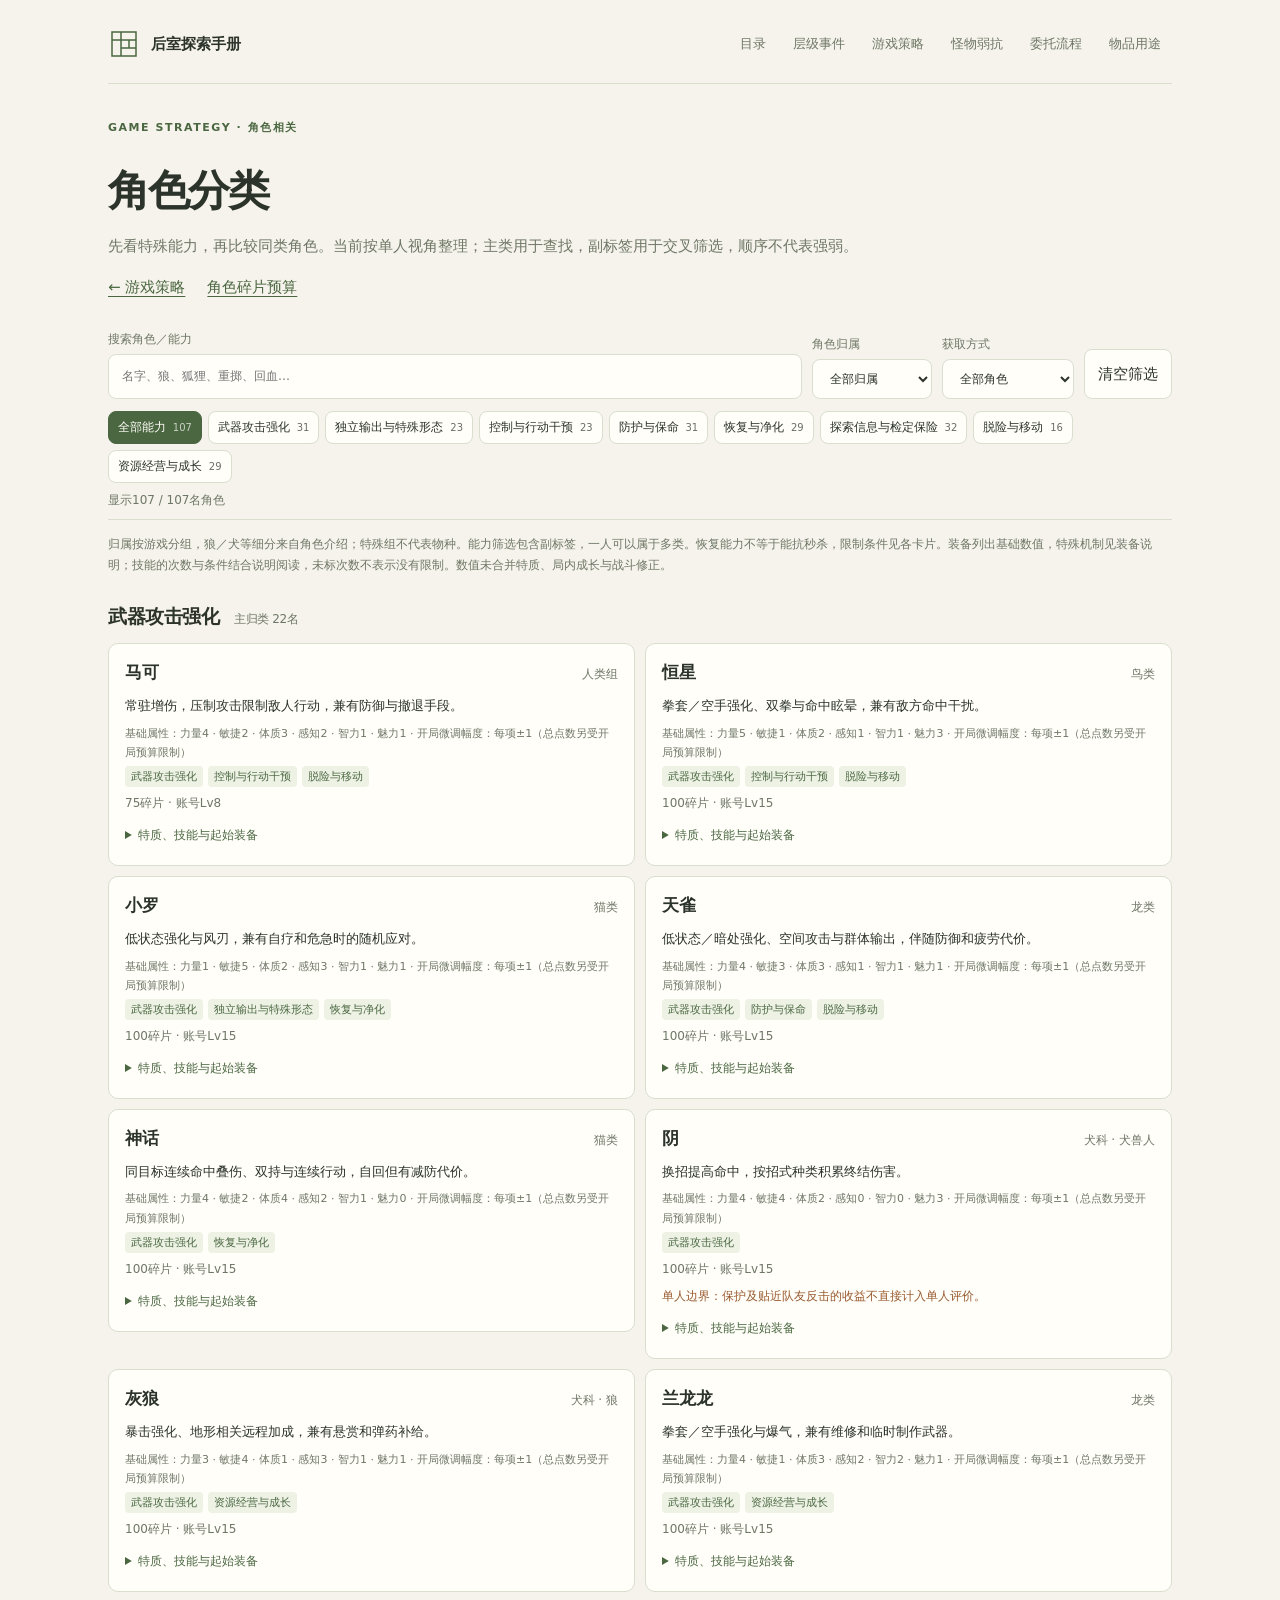
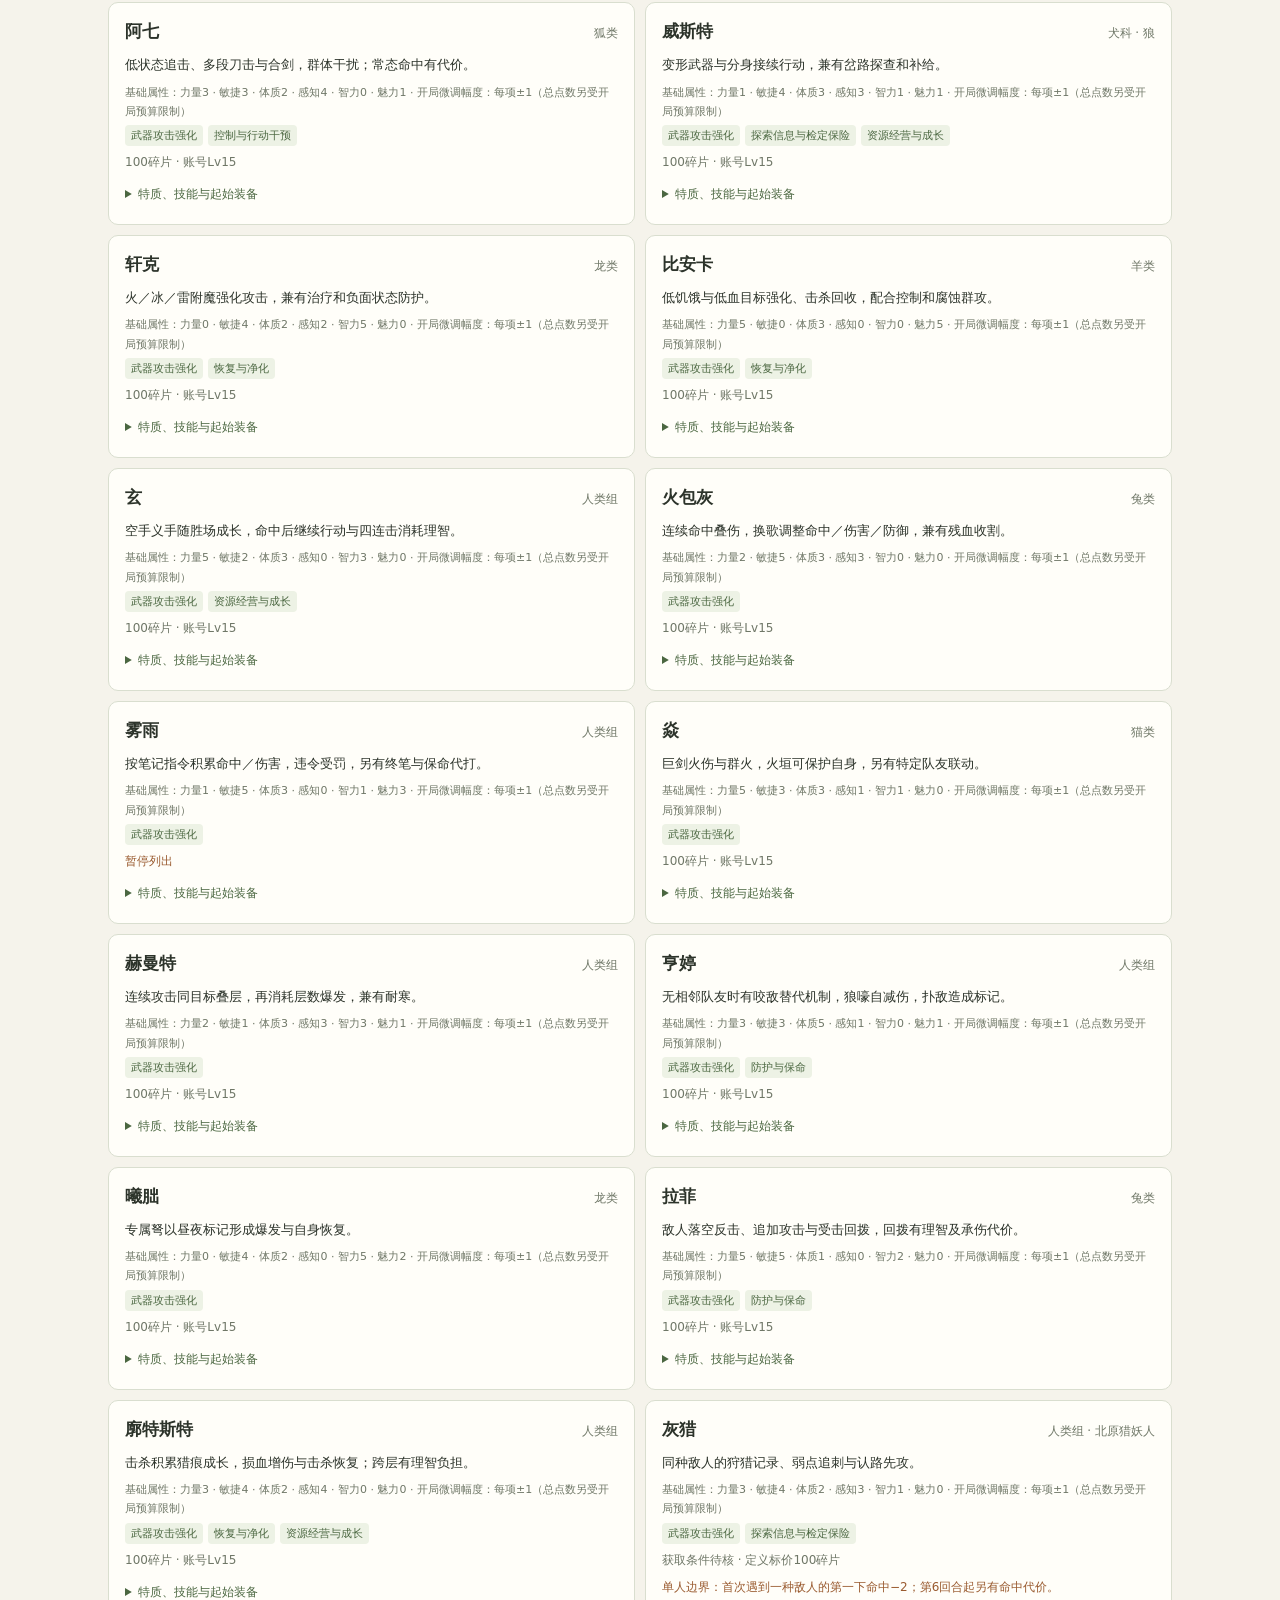
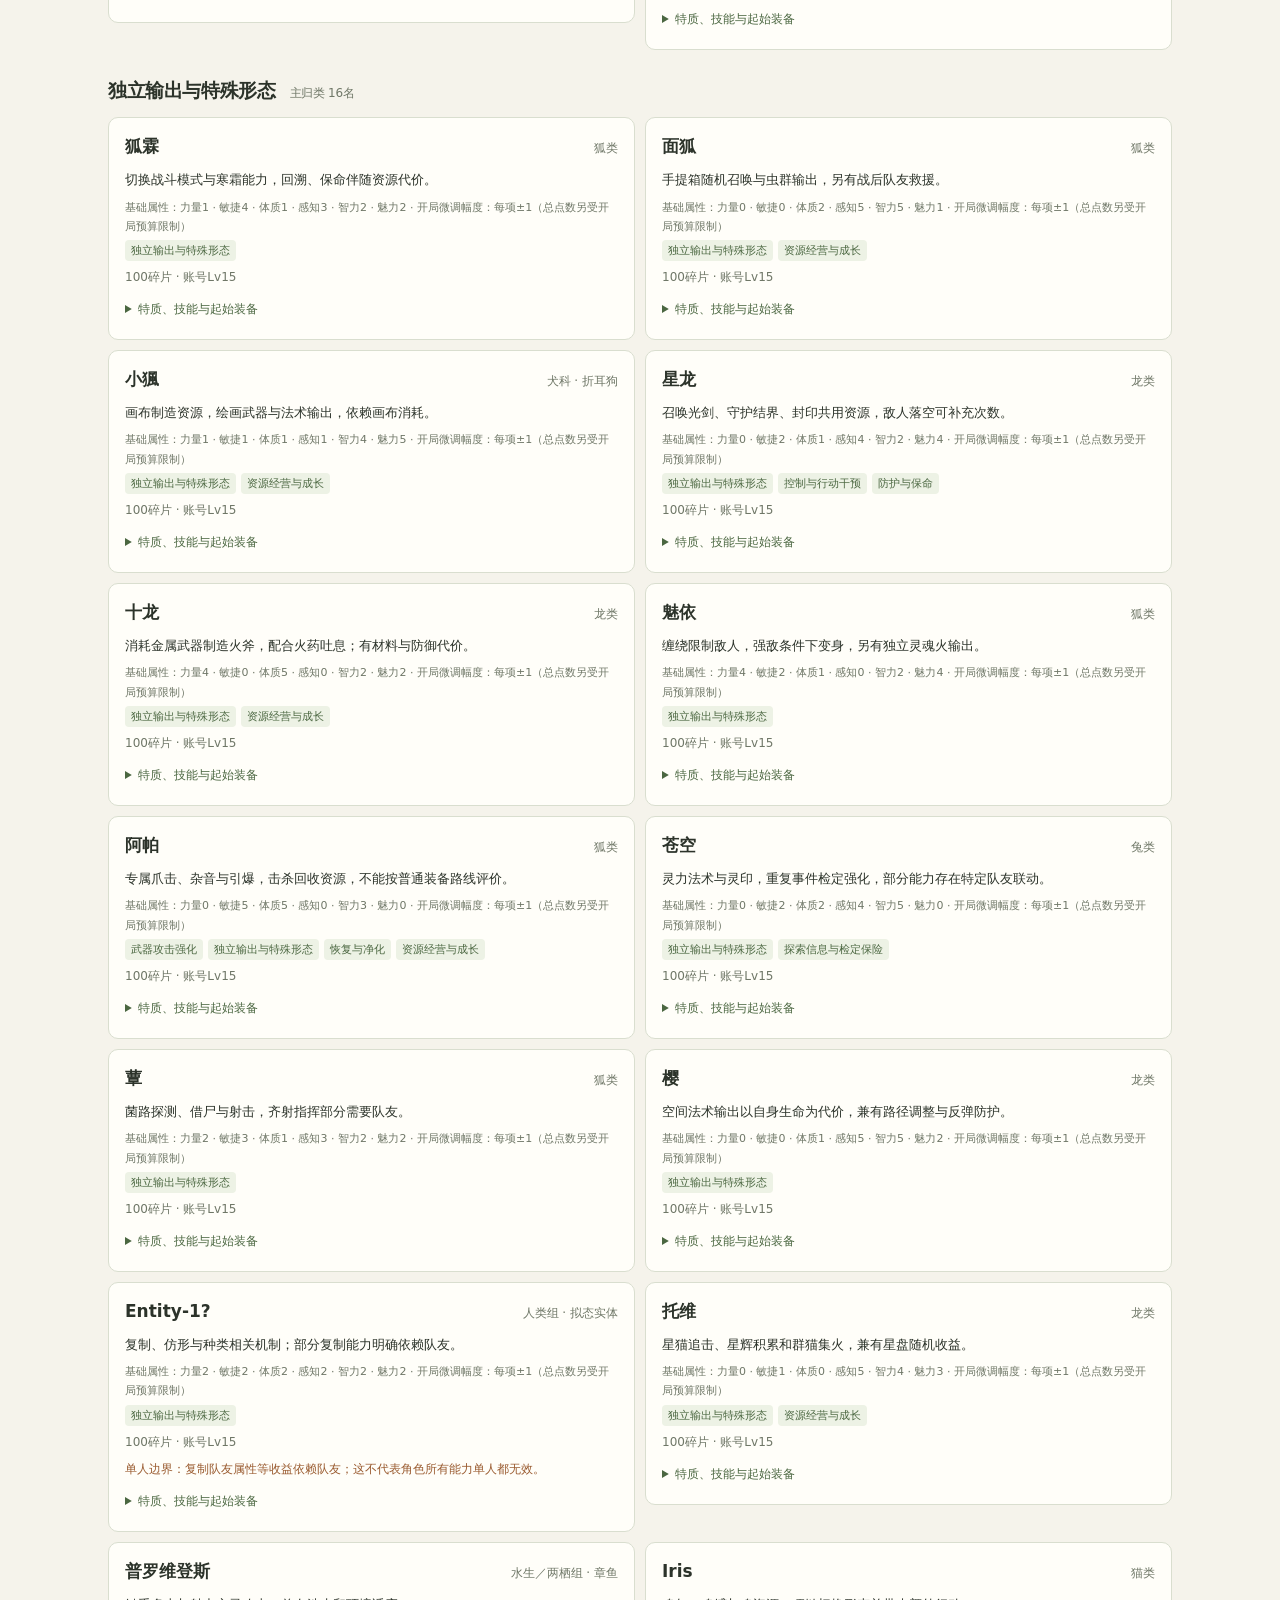
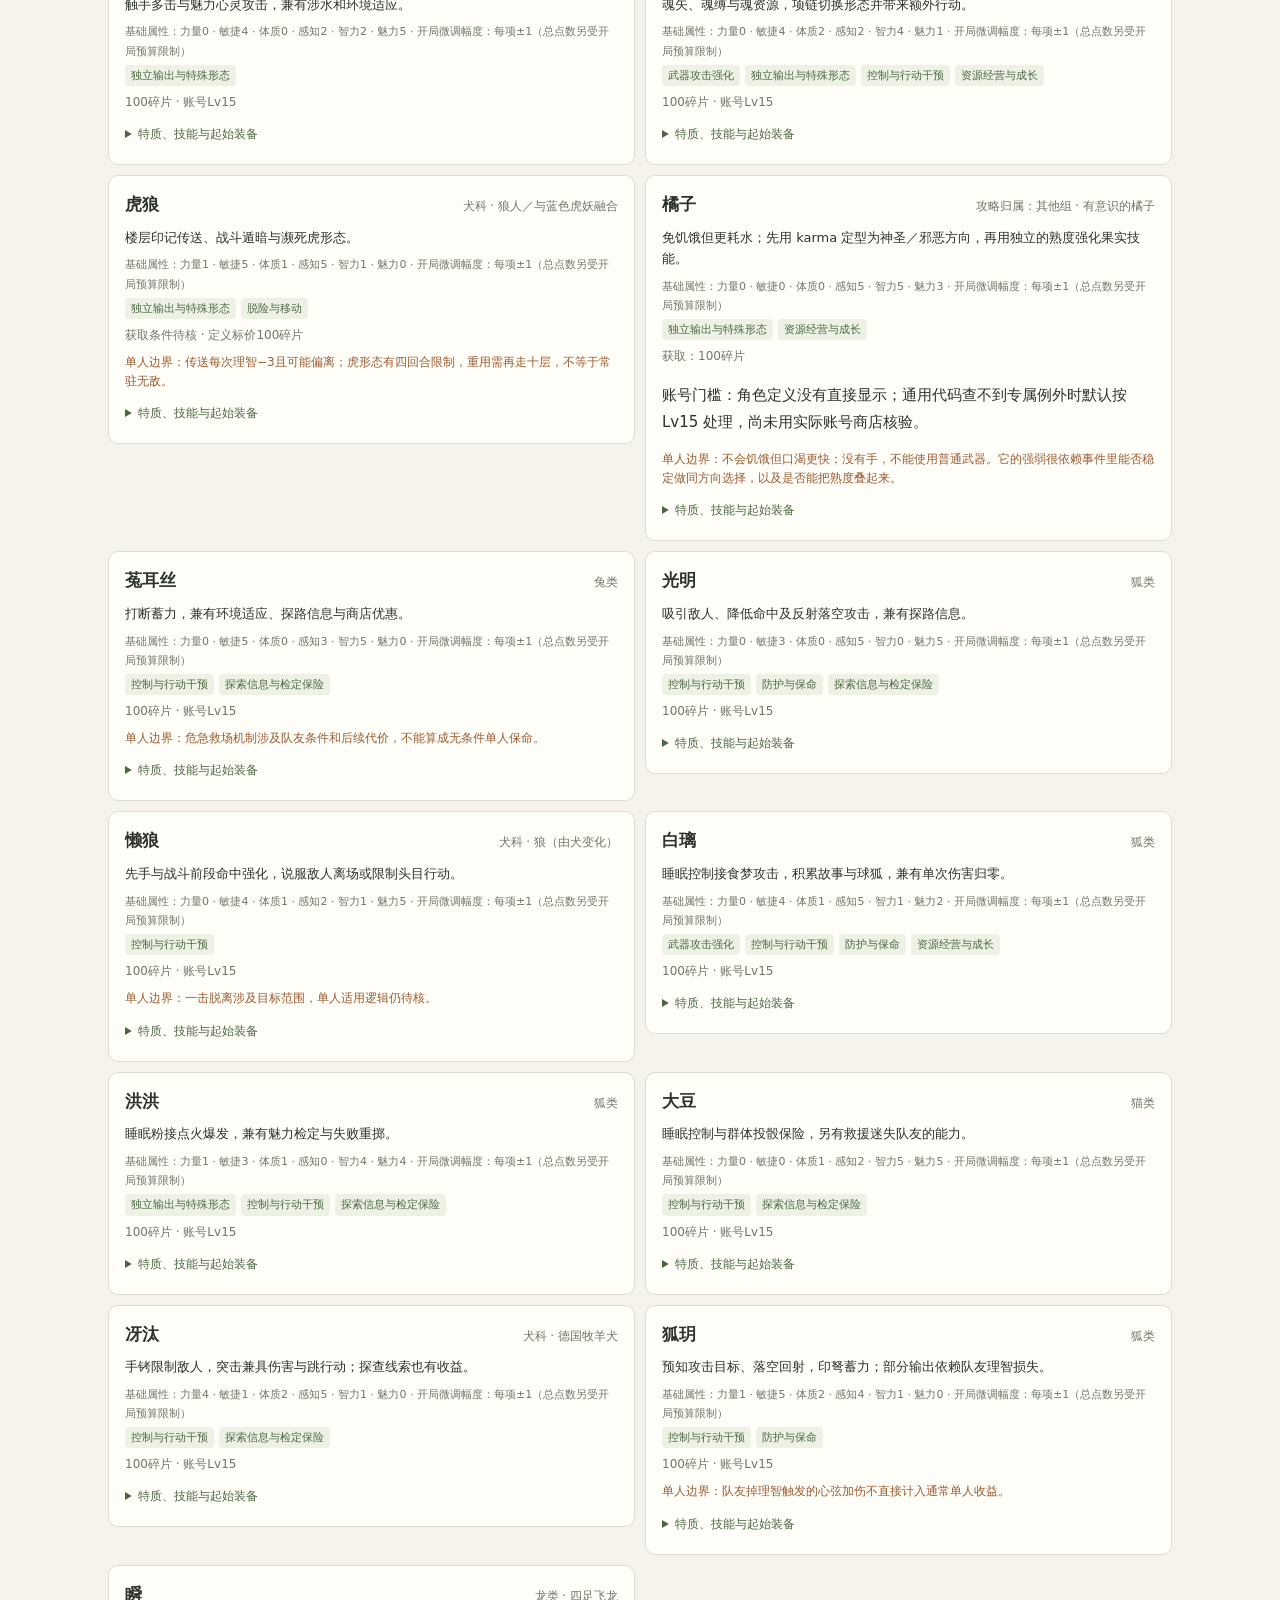
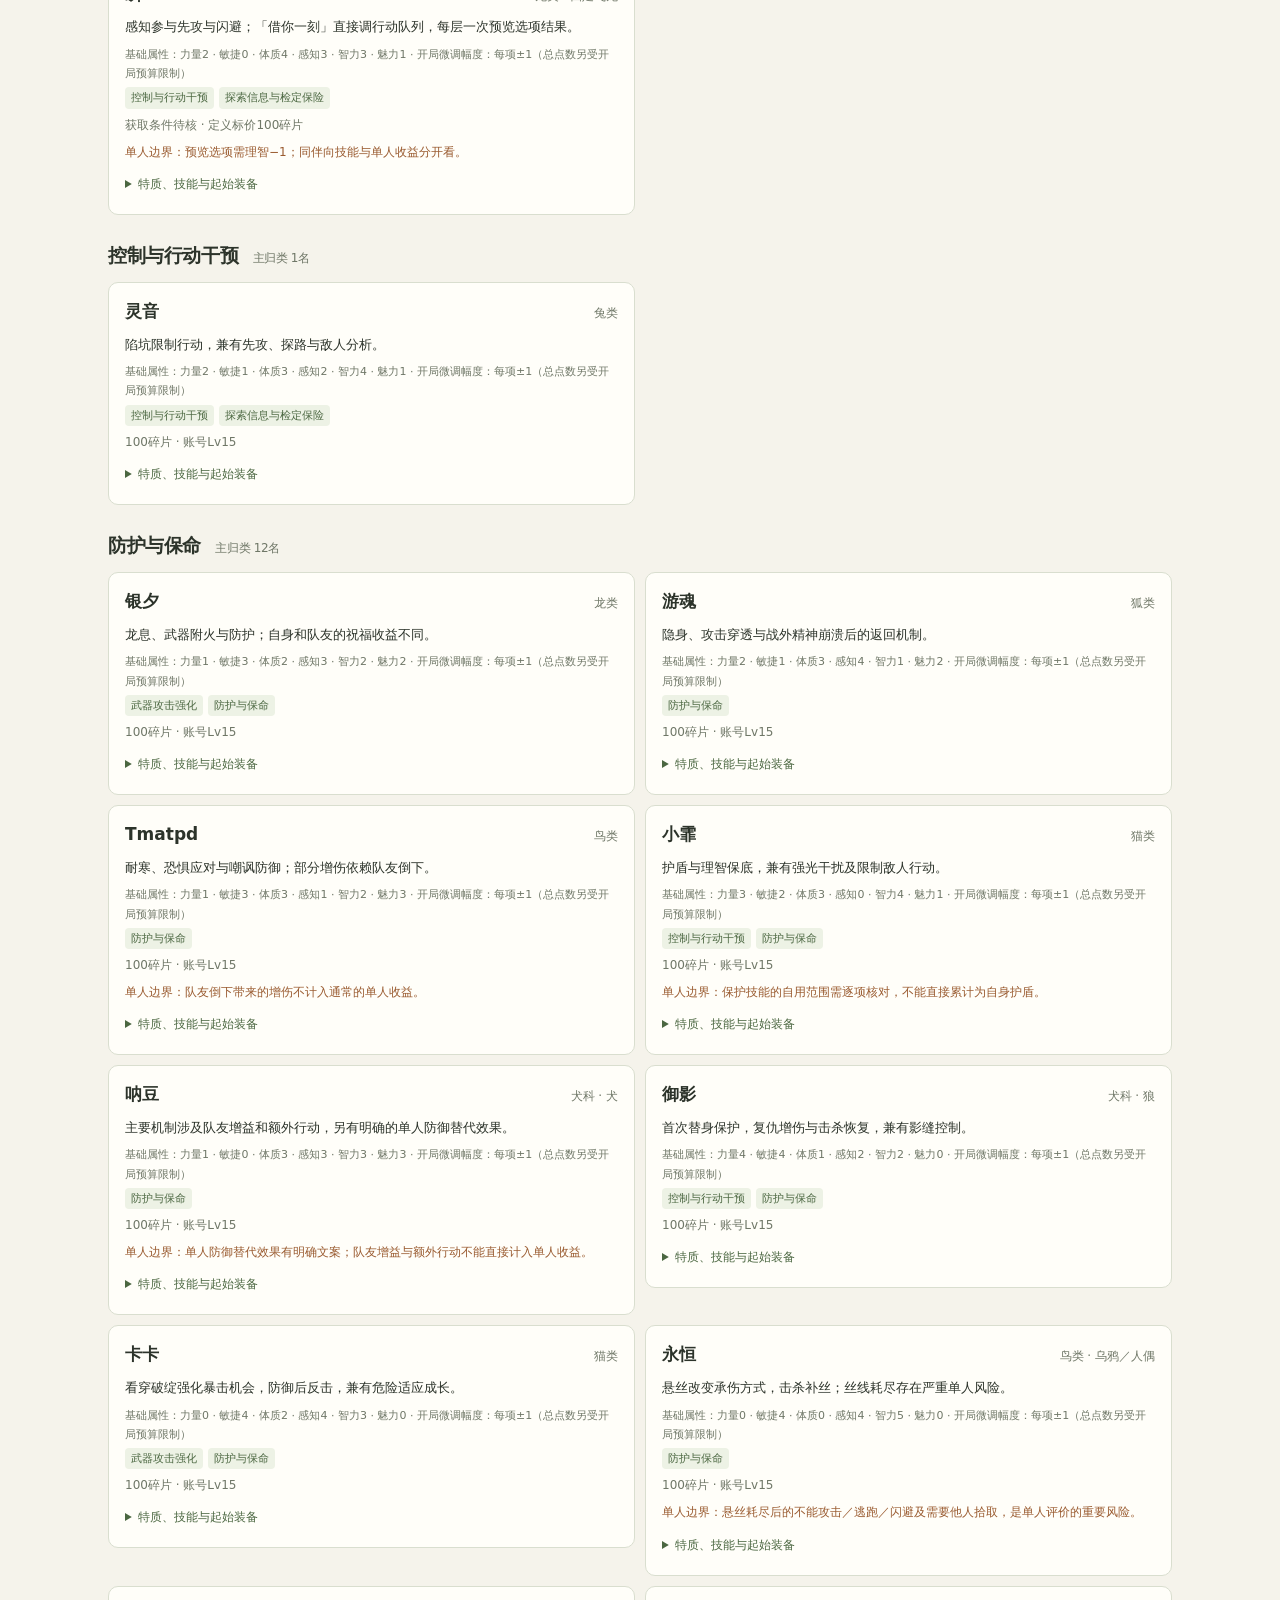
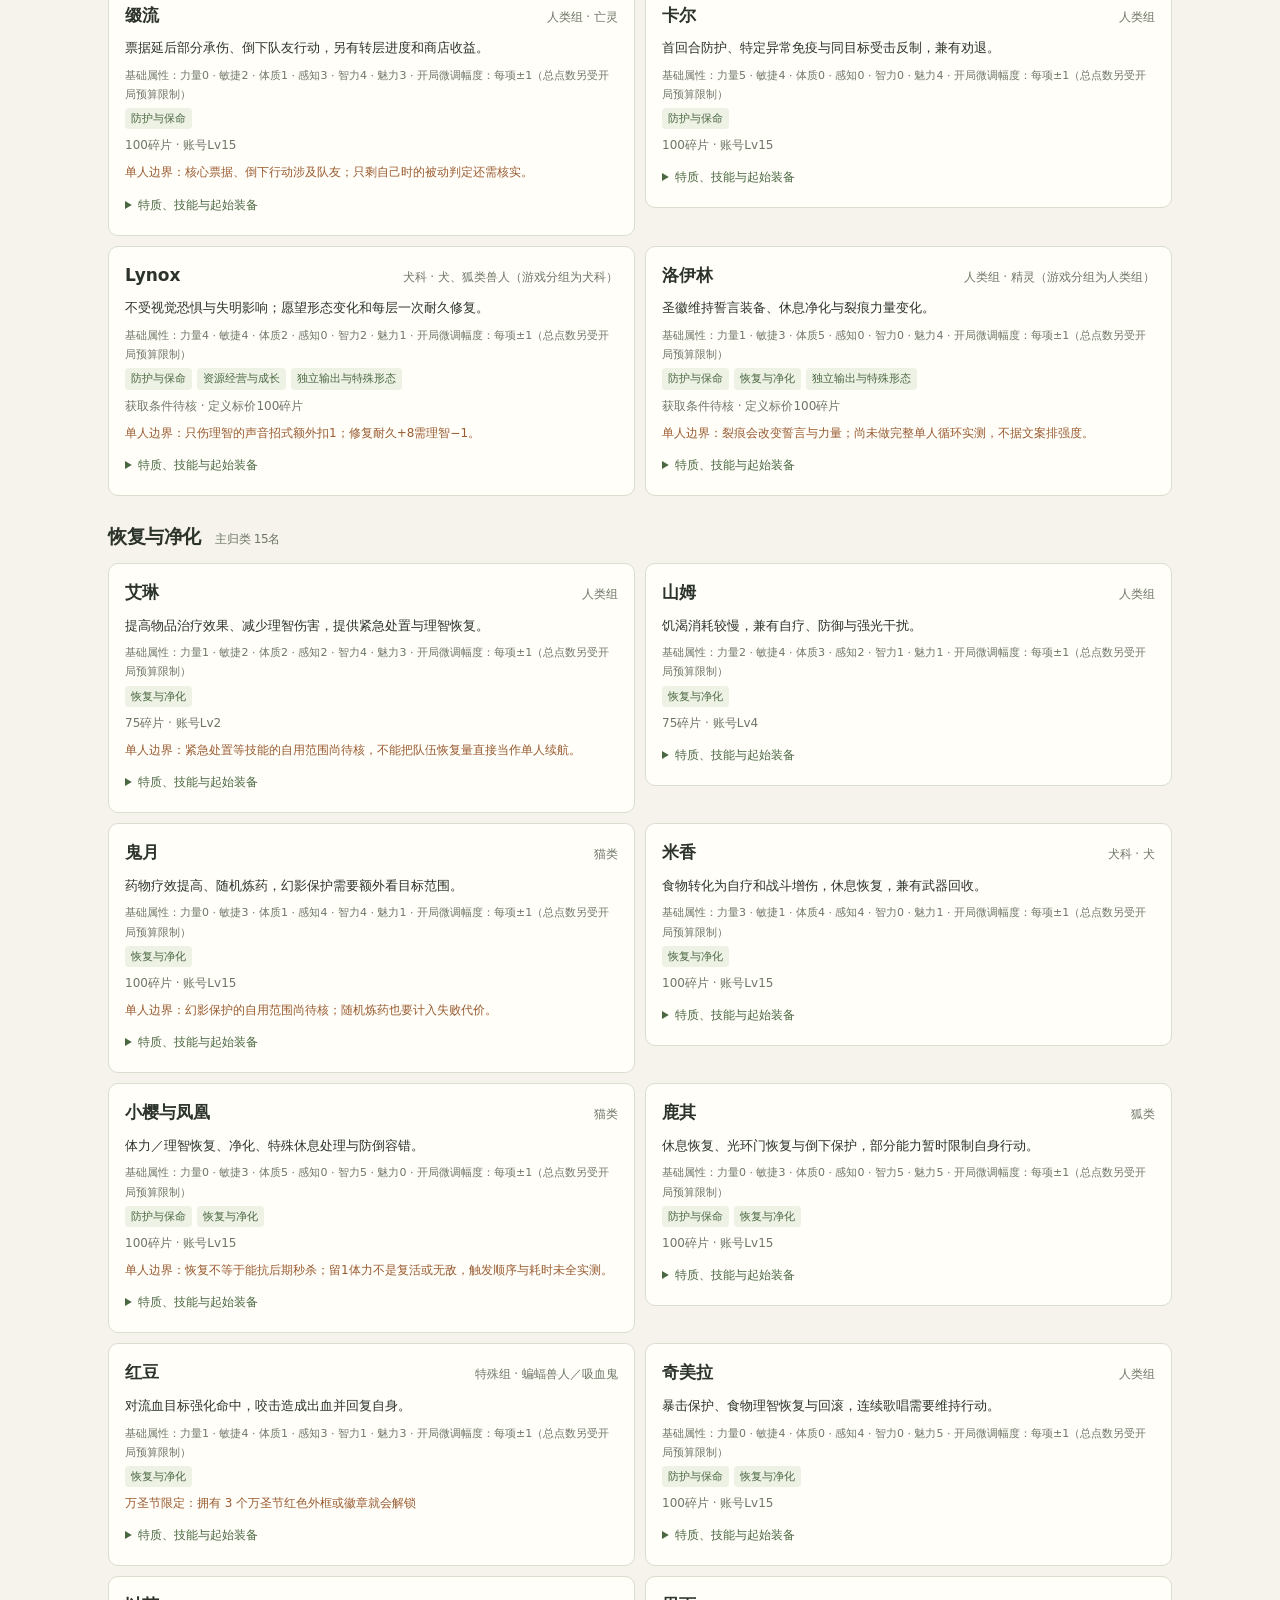
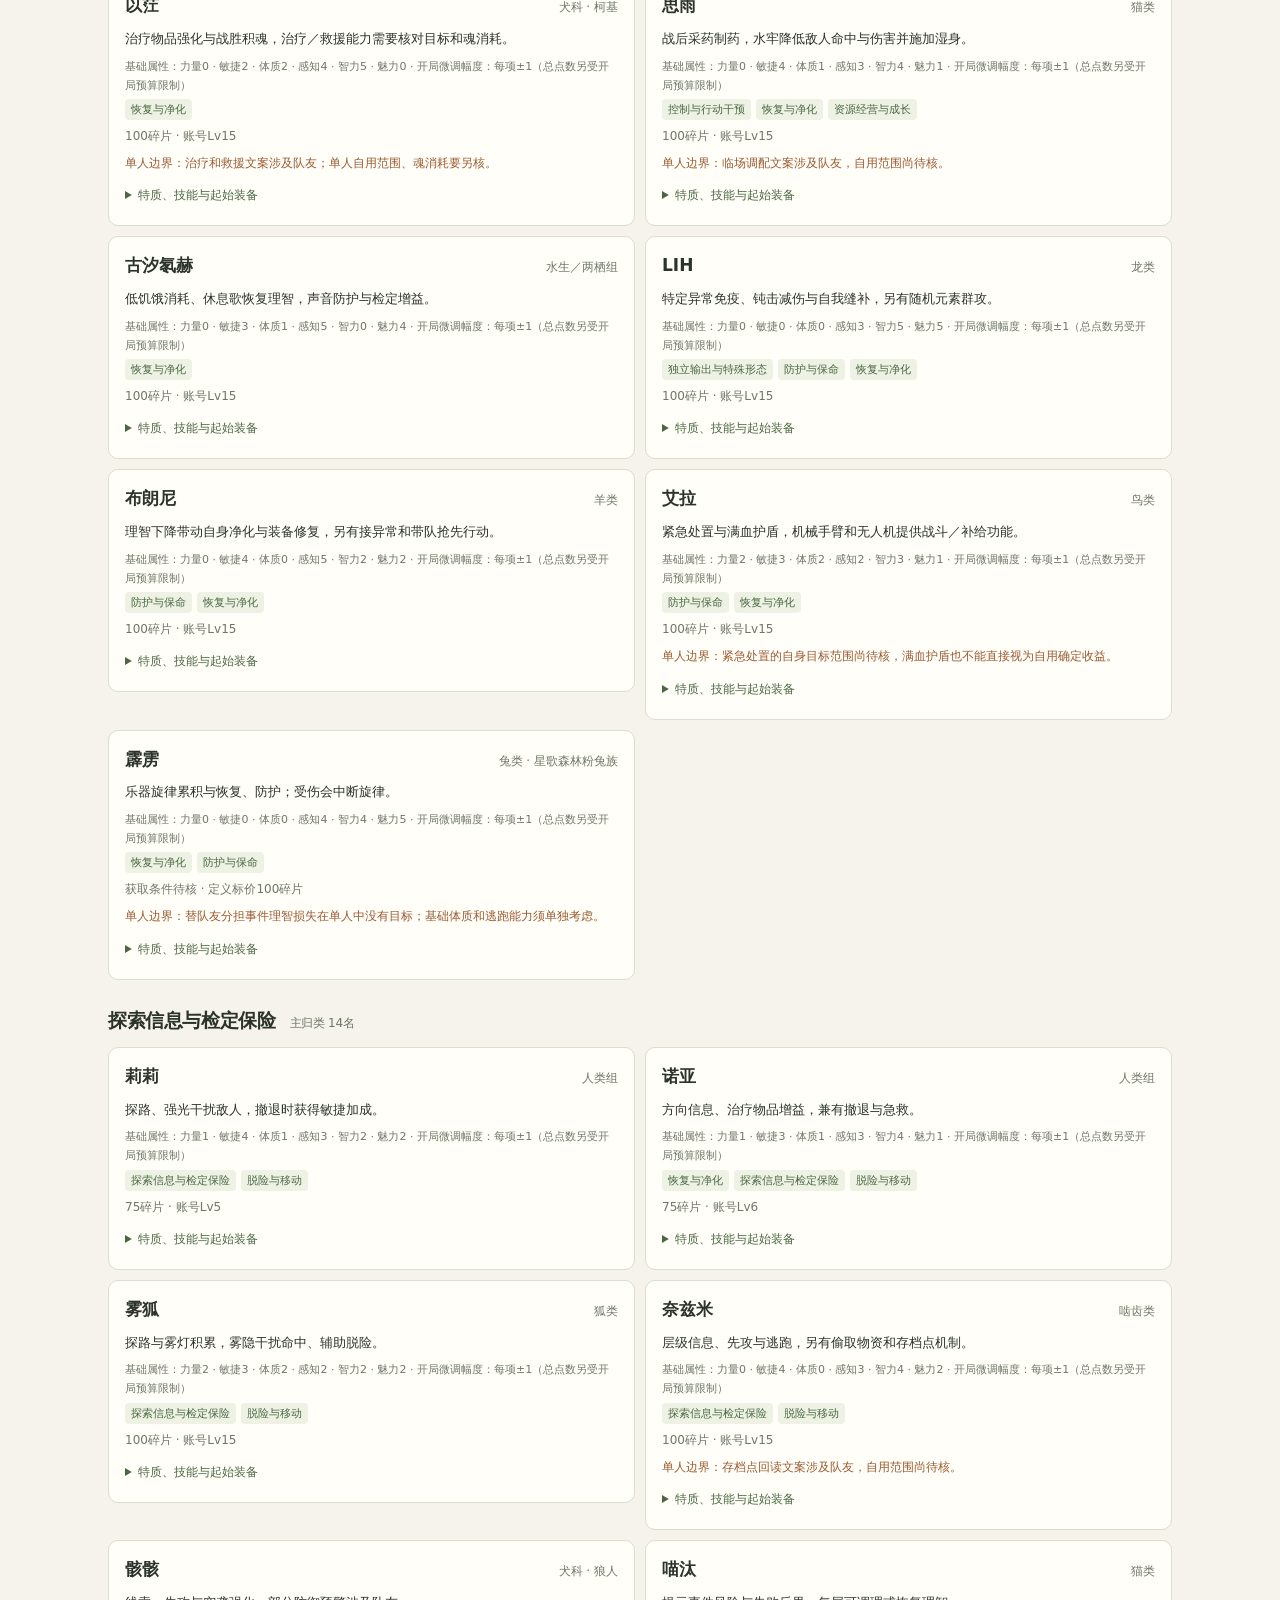
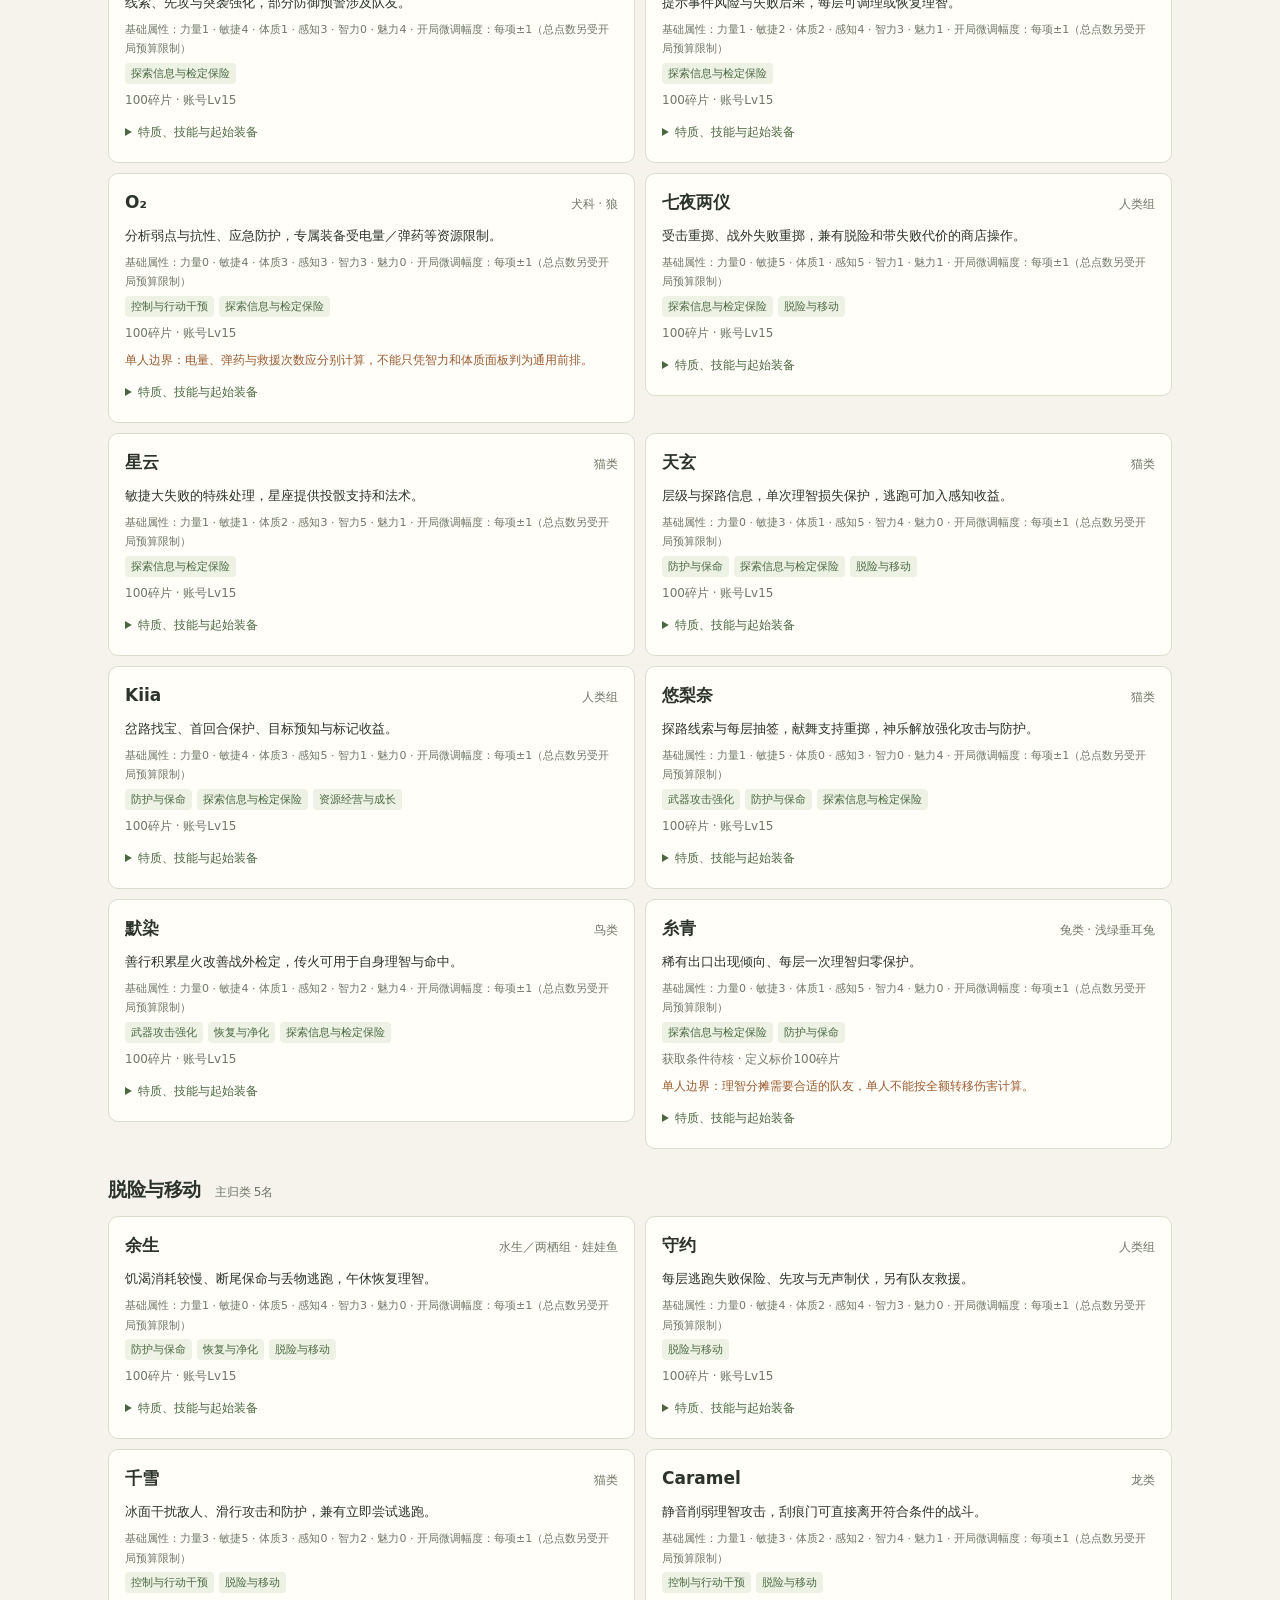
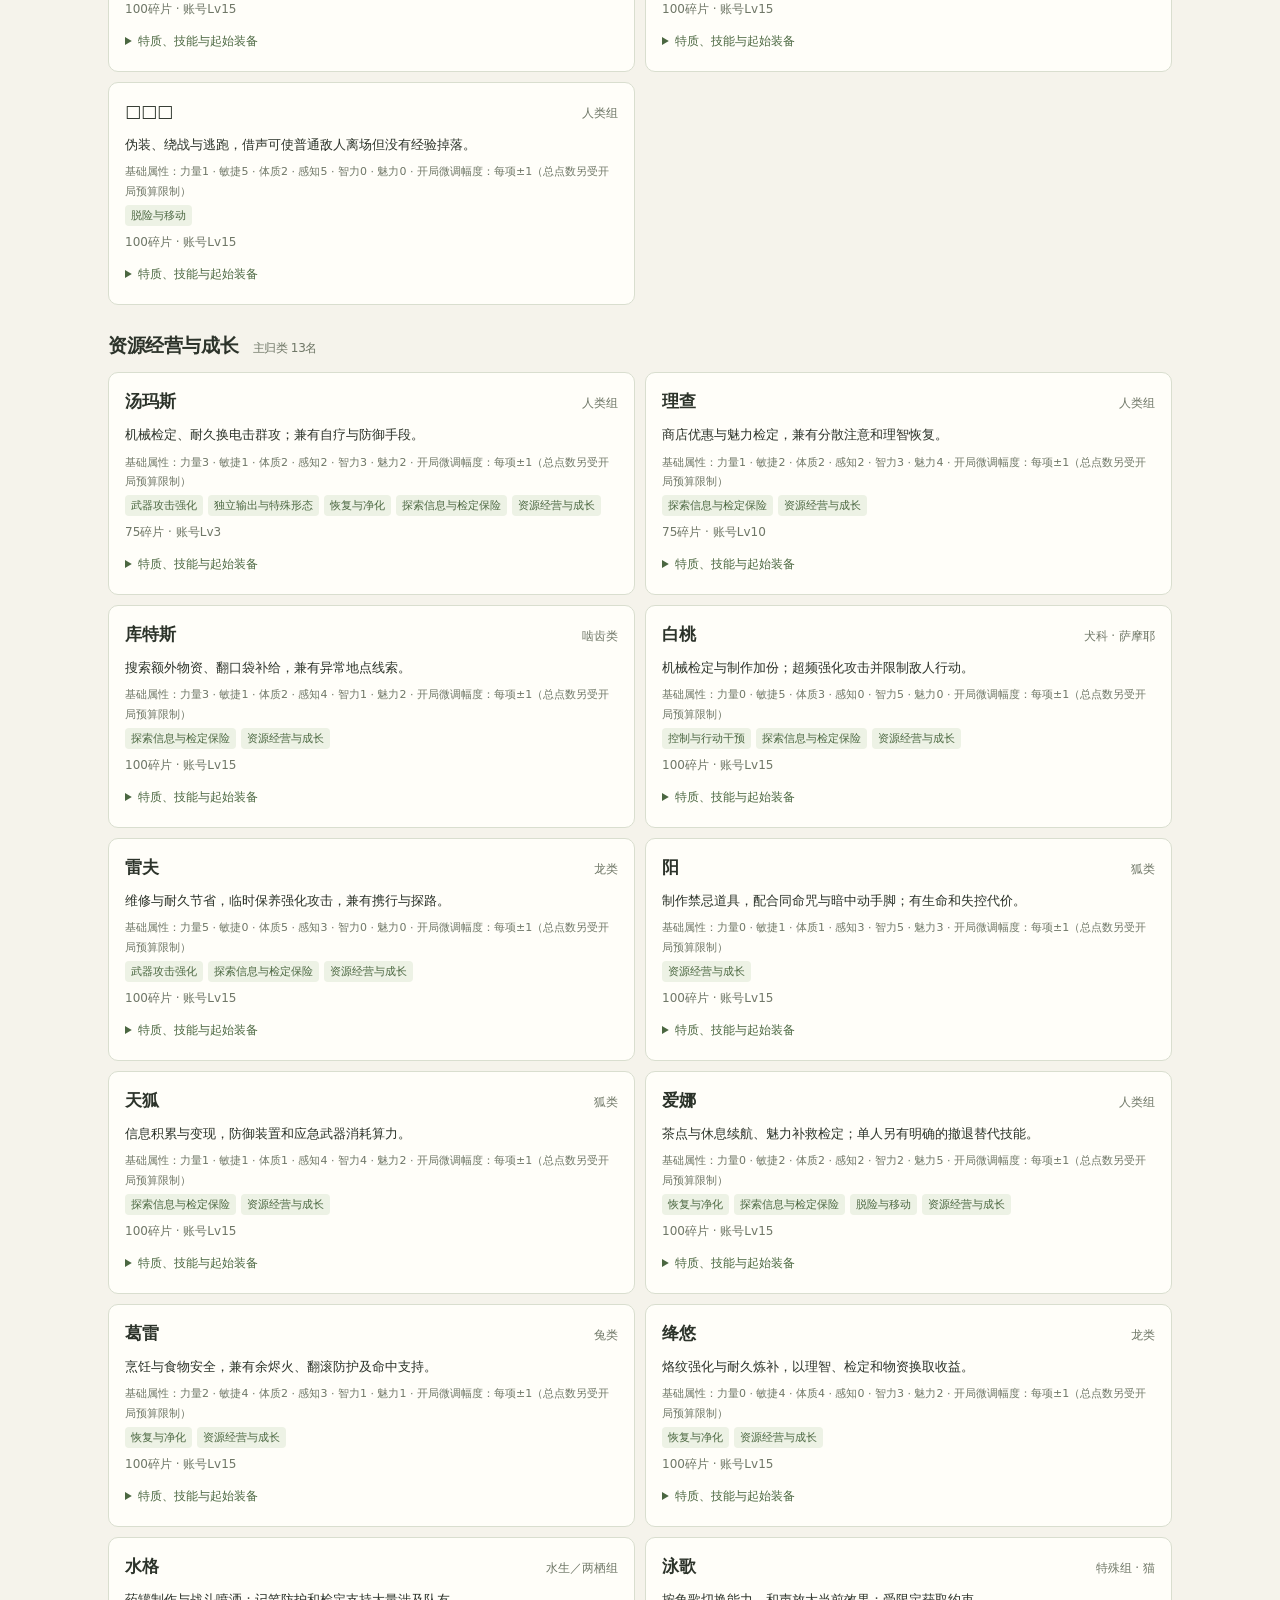
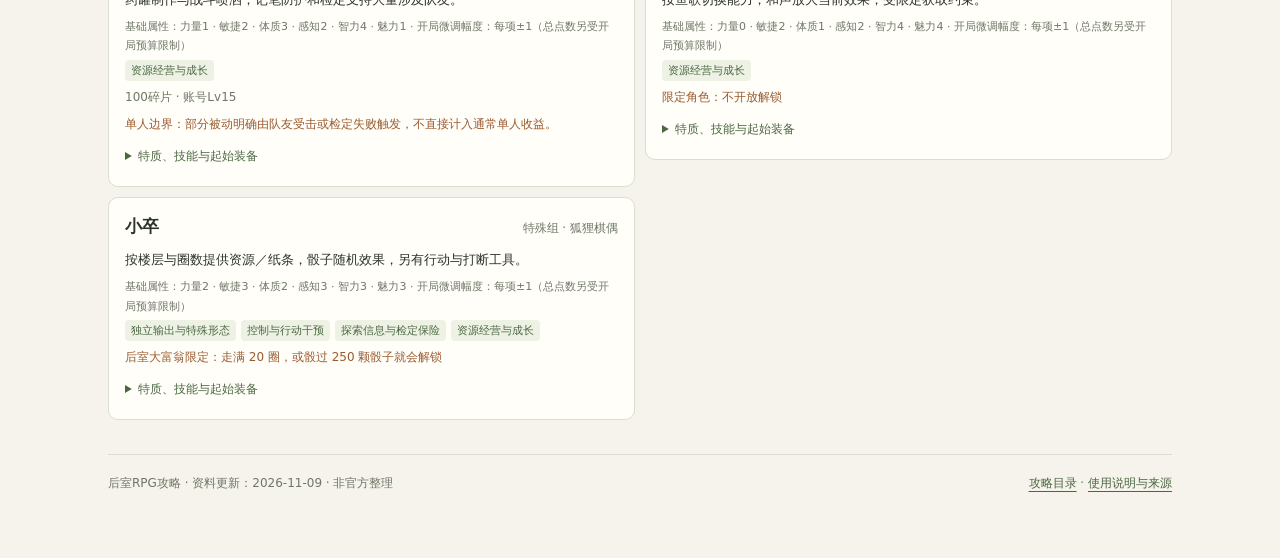
<file: 角色分类.html>
<!doctype html>
<html lang="zh-CN"><head><meta charset="utf-8"><meta name="viewport" content="width=device-width,initial-scale=1"><title>后室RPG · 角色分类</title><link rel="stylesheet" href="%E6%94%BB%E7%95%A5%E7%AB%99%E6%A0%B7%E5%BC%8F.css"><link rel="stylesheet" href="%E8%B5%84%E6%BA%90%E6%8F%90%E5%8F%96/%E9%A1%B5%E9%9D%A2/%E8%A7%92%E8%89%B2%E5%88%86%E7%B1%BB.css"></head>
<body><main><nav class="site-nav" aria-label="攻略主导航"><a class="site-brand" href="index.html"><svg class="site-logo" aria-hidden="true" viewbox="0 0 32 32" fill="none" stroke="currentColor" stroke-width="1.5"><path d="M4 4h24v24H4zM4 12h9v16M13 4v8h15M21 12v8h7M13 20h8"></path></svg>后室探索手册</a><div class="site-links"><a href="index.html">目录</a><a href="%E5%B1%82%E7%BA%A7%E4%BA%8B%E4%BB%B6.html">层级事件</a><a href="%E6%B8%B8%E6%88%8F%E7%AD%96%E7%95%A5.html">游戏策略</a><a href="%E6%80%AA%E7%89%A9%E9%80%9F%E6%9F%A5.html">怪物弱抗</a><a href="%E5%A7%94%E6%89%98%E6%94%BB%E7%95%A5.html">委托流程</a><a href="%E7%89%A9%E5%93%81%E7%94%A8%E9%80%94%E9%80%9F%E6%9F%A5.html">物品用途</a></div></nav><div class="eyebrow">GAME STRATEGY · 角色相关</div><h1>角色分类</h1>
<p class="subtitle">先看特殊能力，再比较同类角色。当前按单人视角整理；主类用于查找，副标签用于交叉筛选，顺序不代表强弱。</p>
<p class="subnav"><a href="%E6%B8%B8%E6%88%8F%E7%AD%96%E7%95%A5.html">← 游戏策略</a><a href="%E8%A7%92%E8%89%B2%E8%A7%A3%E9%94%81%E9%A2%84%E7%AE%97.html">角色碎片预算</a></p>
<div class="role-controls" id="role-controls"><div class="filter-row"><label>搜索角色／能力<input id="role-search" type="search" placeholder="名字、狼、狐狸、重掷、回血…" autocomplete="off"></label><label>角色归属<select id="role-group"><option value="">全部归属</option><option value="human">人类组</option><option value="fox">狐类</option><option value="canine">犬科</option><option value="cat">猫类</option><option value="dragon">龙类</option><option value="rabbit">兔类</option><option value="rodent">啮齿类</option><option value="bird">鸟类</option><option value="amphibian">水生／两栖组</option><option value="goat">羊类</option><option value="special">特殊组</option><option value="other">其他组</option></select></label><label>获取方式<select id="role-availability"><option value="">全部角色</option><option value="normal">普通碎片购买</option><option value="special">条件／专属限定</option><option value="suspended">暂停列出</option><option value="pending">获取条件待核</option></select></label><button type="button" id="role-reset">清空筛选</button></div>
<div class="category-buttons" aria-label="按能力筛选"><button type="button" data-category="" aria-pressed="true">全部能力 <small>107</small></button><button type="button" data-category="武器攻击强化" aria-pressed="false">武器攻击强化 <small>31</small></button><button type="button" data-category="独立输出与特殊形态" aria-pressed="false">独立输出与特殊形态 <small>23</small></button><button type="button" data-category="控制与行动干预" aria-pressed="false">控制与行动干预 <small>23</small></button><button type="button" data-category="防护与保命" aria-pressed="false">防护与保命 <small>31</small></button><button type="button" data-category="恢复与净化" aria-pressed="false">恢复与净化 <small>29</small></button><button type="button" data-category="探索信息与检定保险" aria-pressed="false">探索信息与检定保险 <small>32</small></button><button type="button" data-category="脱险与移动" aria-pressed="false">脱险与移动 <small>16</small></button><button type="button" data-category="资源经营与成长" aria-pressed="false">资源经营与成长 <small>29</small></button></div><p id="role-count" role="status" aria-live="polite">显示107 / 107名角色</p></div>
<p class="index-note">归属按游戏分组，狼／犬等细分来自角色介绍；特殊组不代表物种。能力筛选包含副标签，一人可以属于多类。恢复能力不等于能抗秒杀，限制条件见各卡片。装备列出基础数值，特殊机制见装备说明；技能的次数与条件结合说明阅读，未标次数不表示没有限制。数值未合并特质、局内成长与战斗修正。</p>
<div id="role-results"><section class="role-group" data-category="武器攻击强化"><h2>武器攻击强化 <small>主归类 22名</small></h2><div class="role-grid"><article class="role-card" id="role-a_qiang" data-role="a_qiang">
<div class="role-heading"><h3>马可</h3><span class="affiliation">人类组</span></div>
<p class="role-summary">常驻增伤，压制攻击限制敌人行动，兼有防御与撤退手段。</p><p class="role-stats">基础属性：力量4 · 敏捷2 · 体质3 · 感知2 · 智力1 · 魅力1 · 开局微调幅度：每项±1（总点数另受开局预算限制）</p>
<div class="role-tags"><span>武器攻击强化</span><span>控制与行动干预</span><span>脱险与移动</span></div>
<p class="unlock normal">75碎片 · 账号Lv8</p>
<details><summary>特质、技能与起始装备</summary>
<p class="muted">夜班保全 · 技能使用条件以游戏内界面为准。</p>
<h4>特质</h4><div class="definition"><strong>街头格斗</strong><p>力量 +1，攻击伤害 +1。</p></div><div class="definition"><strong>方向感</strong><p>感知 +1。比别人更容易察觉前方的路通往哪里。</p></div><h4>关联技能（含战斗／主动技能）</h4><div class="definition"><strong>压制打击</strong><small>特质：街头格斗；装备：警棍</small><p>命中 +3 的近战攻击，命中时让敌人错过下一次行动</p><div class="item-fields"><span>每战一次</span><span>命中修正：3</span></div></div><div class="definition"><strong>撤退路线</strong><small>特质：方向感</small><p>指出退路：自己和愿意跟着走的队友，敏捷 +5 尝试逃离战斗</p><div class="item-fields"><span>每战一次</span></div></div><div class="definition"><strong>架开</strong><small>装备：警棍</small><p>摆好架势等牠出手：防御 +4 直到下一次行动；下一次行动的每一下近战攻击命中 +3</p></div>
<h4>起始装备</h4><ul class="item-list"><li><strong>警棍</strong><div class="item-fields"><span><b>伤害</b>：1d6</span><span><b>耐久</b>：24</span><span><b>关联技能</b>：压制打击、架开</span><span><b>装备槽位</b>：武器</span><span><b>商店价格</b>：7</span></div><details class="profile"><summary>装备说明与特殊机制</summary><p>保全的老伙伴，很耐用。</p></details></li><li><strong>厚外套</strong><div class="item-fields"><span><b>防御</b>：1</span><span><b>装备槽位</b>：身体</span><span><b>商店价格</b>：7</span><span><b>保暖</b>：是</span></div><details class="profile"><summary>装备说明与特殊机制</summary><p>穿著有点热，但挡得住抓伤；再冷的地方也不怕失温。</p></details></li><li><strong>万能钥匙</strong><div class="item-fields"><span><b>角色专属</b>：是</span><span><b>装备槽位</b>：工具</span><span><b>商店价格</b>：</span></div><details class="profile"><summary>装备说明与特殊机制</summary><p>马可巡逻用的钥匙串，大部分的维修门都打得开。</p></details></li></ul>
<details class="profile"><summary>角色背景（可选）与基础定义</summary><p>每天晚上巡同一条走廊，巡了十年。有一天，走廊没有尽头了。</p><p>基础定义：力量4 · 敏捷2 · 体质3 · 感知2 · 智力1 · 魅力1。未合并特质加成、局内升级或装备影响。</p></details>
</details></article><article class="role-card" id="role-hengxing" data-role="hengxing">
<div class="role-heading"><h3>恒星</h3><span class="affiliation">鸟类</span></div>
<p class="role-summary">拳套／空手强化、双拳与命中眩晕，兼有敌方命中干扰。</p><p class="role-stats">基础属性：力量5 · 敏捷1 · 体质2 · 感知1 · 智力1 · 魅力3 · 开局微调幅度：每项±1（总点数另受开局预算限制）</p>
<div class="role-tags"><span>武器攻击强化</span><span>控制与行动干预</span><span>脱险与移动</span></div>
<p class="unlock normal">100碎片 · 账号Lv15</p>
<details><summary>特质、技能与起始装备</summary>
<p class="muted">黑红色的小鸟拳击手 · 技能使用条件以游戏内界面为准。</p>
<h4>特质</h4><div class="definition"><strong>羽量级冠军</strong><p>体质 +1。地下拳击场连续三年的羽量级冠军：空手或戴着拳套攻击时伤害 +1，打中时有 25% 的机率把对手打晕。</p></div><div class="definition"><strong>小小的翅膀</strong><p>魅力 +1，逃跑 +3、先攻 +2。翅膀太小，飞不起来；可是拍起来很有气势，从高处掉下去的时候也能滑翔一小段。</p></div><h4>关联技能（含战斗／主动技能）</h4><div class="definition"><strong>一二连击</strong><small>特质：羽量级冠军</small><p>左一拳、右一拳：连打两下，每下命中 -2</p><div class="item-fields"><span>命中修正：-2</span></div></div><div class="definition"><strong>振翅扬尘</strong><small>特质：小小的翅膀</small><p>用力拍打翅膀，把灰尘和碎屑全扬起来：所有敌人下一次行动命中 -5（会被光吸引的也有效）</p><div class="item-fields"><span>每战一次</span></div></div>
<h4>起始装备</h4><ul class="item-list"><li><strong>红黑拳套</strong><div class="item-fields"><span><b>伤害</b>：1d6</span><span><b>持握</b>：双手</span><span><b>角色专属</b>：是</span><span><b>装备槽位</b>：武器</span><span><b>商店价格</b>：</span></div><details class="profile"><summary>装备说明与特殊机制</summary><p>恒星在擂台上戴了三年的拳套，一边红、一边黑，缝线补了又补。戴着它，拳头怎么打都不会坏。</p></details></li><li><strong>冠军腰带</strong><div class="item-fields"><span><b>属性加成</b>：魅力+1</span><span><b>角色专属</b>：是</span><span><b>装备槽位</b>：饰品</span><span><b>商店价格</b>：</span></div><details class="profile"><summary>装备说明与特殊机制</summary><p>金漆掉了一大半的冠军腰带。恒星每次害怕的时候，都会用拇指摸一摸上面的字。</p></details></li><li><strong>能量棒</strong><div class="item-fields"><span><b>回复体力</b>：1</span><span><b>食物值</b>：3</span><span><b>装备槽位</b>：消耗品</span><span><b>商店价格</b>：3</span></div><details class="profile"><summary>装备说明与特殊机制</summary><p>包装上的品牌你从来没看过，但热量是真的。</p></details></li><li><strong>芒果</strong><div class="item-fields"><span><b>回复体力</b>：1</span><span><b>食物值</b>：3</span><span><b>水值</b>：2</span><span><b>装备槽位</b>：消耗品</span><span><b>商店价格</b>：4</span></div><details class="profile"><summary>装备说明与特殊机制</summary><p>一颗圆滚滚、红里透黑的芒果，闻起来甜甜的。大家都说，恒星缩成一团打瞌睡的时候，跟这颗芒果长得一模一样——恒星每次都说不像，然后把它藏得更好。</p></details></li></ul>
<details class="profile"><summary>角色背景（可选）与基础定义</summary><p>一只黑红色羽毛的小鸟兽人，个子只到大部分人的胸口，拳头却比谁都重。在兽人城市的地下拳击场打了三年的羽量级冠军——最后一场比赛，恒星被一记上勾拳打倒在擂台上。裁判数到十的时候，恒星睁开眼睛，身下已经不是擂台，而是一片潮湿的黄色地毯。到现在，恒星还不确定自己是不是还躺在那场比赛里，还没站起来。</p><p>基础定义：力量5 · 敏捷1 · 体质2 · 感知1 · 智力1 · 魅力3。未合并特质加成、局内升级或装备影响。</p></details>
</details></article><article class="role-card" id="role-xiaoluo" data-role="xiaoluo">
<div class="role-heading"><h3>小罗</h3><span class="affiliation">猫类</span></div>
<p class="role-summary">低状态强化与风刃，兼有自疗和危急时的随机应对。</p><p class="role-stats">基础属性：力量1 · 敏捷5 · 体质2 · 感知3 · 智力1 · 魅力1 · 开局微调幅度：每项±1（总点数另受开局预算限制）</p>
<div class="role-tags"><span>武器攻击强化</span><span>独立输出与特殊形态</span><span>恢复与净化</span></div>
<p class="unlock normal">100碎片 · 账号Lv15</p>
<details><summary>特质、技能与起始装备</summary>
<p class="muted">天然呆的见习冒险者 · 技能使用条件以游戏内界面为准。</p>
<h4>特质</h4><div class="definition"><strong>猫系直觉</strong><p>感知 +1。每一层一次，队友的理智掉到三分之一以下时，小罗会默默靠过去陪着，那个人理智 +2。战斗中可以「分你一半」，空着的手还能聚起风刃。</p></div><div class="definition"><strong>关键时刻开窍</strong><p>智力 +1。开战时先攻 -2。自己体力或理智剩三分之一以下、或有队友倒在战场上时，命中 +2、防御 +2，也才想得出「天马行空」的点子。</p></div><h4>关联技能（含战斗／主动技能）</h4><div class="definition"><strong>分你一半</strong><small>特质：猫系直觉</small><p>把手边的点心掰一半，塞给一个还站着的队友或自己：体力 +2＋感知÷3、理智 +1。</p><div class="item-fields"><span>每战一次</span></div></div><div class="definition"><strong>召唤风刃</strong><small>特质：猫系直觉</small><p>空着的手聚起一阵风，化成匕首：1d4 挥砍、用感知，撑两个自己的回合。理智 -1。拿着可以用「风压」。</p></div><div class="definition"><strong>天马行空</strong><small>特质：关键时刻开窍</small><p>只有危急的时候才想得到：随机冒出一个怪点子。理智 -2。</p><div class="item-fields"><span>每战一次</span></div></div><div class="definition"><strong>射击</strong><small>装备：见习短弓</small><p>用感知瞄准射击，消耗 1 发</p></div>
<h4>起始装备</h4><ul class="item-list"><li><strong>见习短弓</strong><div class="item-fields"><span><b>伤害</b>：1d4</span><span><b>伤害类型</b>：穿刺</span><span><b>攻击属性</b>：感知</span><span><b>弹药</b>：箭</span><span><b>持握</b>：单手</span><span><b>武器类型</b>：远程武器</span><span><b>关联技能</b>：射击</span><span><b>装备槽位</b>：武器</span><span><b>商店价格</b>：3</span></div><details class="profile"><summary>装备说明与特殊机制</summary><p>公会配给的练习用短弓，弓身短、弦也软，射不远也射不痛，只能一发一发慢慢射。握把的皮缠得歪歪的——是小罗自己缠的，缠了三次。找到更好的弓就该换了。用感知瞄准，要用箭。</p></details></li><li><strong>箭</strong><div class="item-fields"><span><b>堆叠上限</b>：6</span><span><b>装备槽位</b>：弹药</span><span><b>商店价格</b>：3</span></div><details class="profile"><summary>装备说明与特殊机制</summary><p>一般的箭，任何弓都能用。有些商人会卖；拿木棍和钉子也做得出来。</p></details></li><li><strong>公会的见习徽章</strong><div class="item-fields"><span><b>角色专属</b>：是</span><span><b>装备槽位</b>：饰品</span><span><b>商店价格</b>：</span><span><b>逃跑修正</b>：2</span></div><details class="profile"><summary>装备说明与特殊机制</summary><p>鸣木噪村冒险者公会发的铜徽章，背面刻着他的名字。入会考验的那天，他是跑得最快的那一个。逃跑 +2；每一层的前两场战斗，开战时理智 +1。</p></details></li><li><strong>小鱼干</strong><div class="item-fields"><span><b>食物值</b>：3</span><span><b>理智值</b>：1</span><span><b>装备槽位</b>：消耗品</span><span><b>商店价格</b>：3</span></div><details class="profile"><summary>装备说明与特殊机制</summary><p>鸣木噪村的小鱼干，一小包、一小包用油纸包着。小罗紧张的时候会拿一条出来嚼，嚼完就不紧张了——大概。</p></details></li></ul>
<details class="profile"><summary>角色背景（可选）与基础定义</summary><p>全名罗卡纳丝。出身鸣木噪村，从小就跑得比谁都快，后来通过了公会的入会考验，成了一名冒险者——虽然到现在还是有点搞不懂冒险者到底该怎么当，但他真的很努力在学。笨手笨脚、天然呆，常常让人分不清他是真傻还是装傻；怕生，总是安安静静地在旁边看，可是一旦跟谁亲近了，就会变得很温柔、很体贴，甚至有点黏人。不太会说话，所有的心情都直接写在脸上；猫一样的直觉，却总能读出别人没说出口的情绪。平常慢半拍，到了危急的时候却会突然开窍，想起别人教过他的事，冒出一个天马行空的点子——到目前为止，他都是这样活下来的。那天，他在公会的告示板前面，很认真地读着一张怎么看都看不懂的委托单。读到最后一行的时候，告示板后面的墙，慢慢地变成了黄色。</p><p>基础定义：力量1 · 敏捷5 · 体质2 · 感知3 · 智力1 · 魅力1。未合并特质加成、局内升级或装备影响。</p></details>
</details></article><article class="role-card" id="role-tianque" data-role="tianque">
<div class="role-heading"><h3>天雀</h3><span class="affiliation">龙类</span></div>
<p class="role-summary">低状态／暗处强化、空间攻击与群体输出，伴随防御和疲劳代价。</p><p class="role-stats">基础属性：力量4 · 敏捷3 · 体质3 · 感知1 · 智力1 · 魅力1 · 开局微调幅度：每项±1（总点数另受开局预算限制）</p>
<div class="role-tags"><span>武器攻击强化</span><span>防护与保命</span><span>脱险与移动</span></div>
<p class="unlock normal">100碎片 · 账号Lv15</p>
<details><summary>特质、技能与起始装备</summary>
<p class="muted">戴着面具的恶魔龙 · 技能使用条件以游戏内界面为准。</p>
<h4>特质</h4><div class="definition"><strong>恶魔的红眼</strong><p>力量 +1。开战不会被吓。队友在战斗中倒下、没被当场救回来，或自己的体力、理智剩三分之一以下时，眼睛会变红：这场伤害 +2、命中 +1、防御 -2，每多倒下一个队友，伤害再 +1、防御再 -1；打完会很累。在暗处感知、伤害 +1；在圣地全属性 -2。</p></div><div class="definition"><strong>超自愈・不死之身</strong><p>体质 +1。休息时体力多回 2，流血两步就停、不会贫血。不会烫伤，火焰的攻击伤害减半。每一层一次，被打倒的那一下会留 1 点体力。</p></div><h4>关联技能（含战斗／主动技能）</h4><div class="definition"><strong>空间裂隙</strong><small>特质：恶魔的红眼</small><p>撕开一道空间的缝，从意想不到的地方出手：这一下命中 +6，伤害照平常。到你的下一次行动结束前，防御 +3。要花 1 点理智。</p><div class="item-fields"><span>每战一次</span><span>命中修正：6</span></div></div><div class="definition"><strong>影与魂灵</strong><small>特质：超自愈・不死之身</small><p>影子里的魂灵扑向每一个敌人：各掷一次体质对上牠的防御，扑中的受 1d4 伤害，下一次行动命中 -2。</p><div class="item-fields"><span>每战一次</span></div></div><div class="definition"><strong>越隙</strong><small>特质：超自愈・不死之身</small><p>只剩自己站着的时候，撕开空间，把全队拖到这一局去过的另一层；倒下的人在那里醒来。理智 -4，一局一次。</p></div><div class="definition"><strong>横扫</strong><small>装备：利波瑞特（镰刀模式）</small><p>把武器整个抡开：对每一个敌人各掷一次攻击（命中 -2）。每打一下都会磨损，挥完再多消耗 2 耐久，而且露出破绽（防御 -2）</p><div class="item-fields"><span>命中修正：-2</span><span>额外耐久消耗：2</span></div></div><div class="definition"><strong>劈砍</strong><small>装备：利波瑞特（镰刀模式）</small><p>用力劈下去：命中 -2、伤害 +3，但露出破绽（防御 -2 直到你的下一次行动）</p><div class="item-fields"><span>命中修正：-2</span><span>伤害修正：3</span></div></div><div class="definition"><strong>变形斩</strong><small>装备：利波瑞特（镰刀模式）；装备：利波瑞特（镰刀模式）</small><p>一边变形一边出手，这一下就用变过去的型态打。</p></div><div class="definition"><strong>突刺</strong><small>装备：利波瑞特（镰刀模式）（后续形态／生成链）</small><p>命中 -1：这一下是穿刺伤害，无视牠 2 点防御；刺得太深，露出破绽（防御 -2 直到你的下一次行动）。多消耗 1 耐久。</p><div class="item-fields"><span>命中修正：-1</span><span>额外耐久消耗：1</span></div></div><div class="definition"><strong>解放</strong><small>装备：利波瑞特（镰刀模式）（后续形态／生成链）</small><p>剑模式打中三下、剑身红透才放得出来：一定命中，3d6＋力量÷2 的混沌伤害（属性随机），多消耗 3 耐久；理智 -上限的三分之一（不够扣的时候，项链撑住剩 1 点，每一层一次）。放完变回镰刀模式，这一场变不回剑。</p><div class="item-fields"><span>每战一次</span><span>额外耐久消耗：3</span></div></div>
<h4>起始装备</h4><ul class="item-list"><li><strong>利波瑞特（镰刀模式）</strong><div class="item-fields"><span><b>伤害</b>：1d8</span><span><b>伤害类型</b>：斩击</span><span><b>攻击属性</b>：力量</span><span><b>耐久</b>：60</span><span><b>持握</b>：双手</span><span><b>休息修复</b>：10</span><span><b>角色专属</b>：是</span><span><b>损坏后保留</b>：是</span><span><b>形态变化为</b>：利波瑞特（剑模式）</span><span><b>关联技能</b>：横扫、劈砍、变形斩</span><span><b>装备槽位</b>：武器</span><span><b>商店价格</b>：</span></div><details class="profile"><summary>装备说明与特殊机制</summary><p>天雀的斩击斧，名字叫利波瑞特（Liberate，解放的意思）。镰刀模式的刃又大又重，挥起来一大片。战斗内外都能切换成剑模式。耐久用完不会坏，只是收回背包，休息的时候慢慢修回来。</p></details></li><li><strong>银曜石月型项链</strong><div class="item-fields"><span><b>角色专属</b>：是</span><span><b>装备槽位</b>：饰品</span><span><b>商店价格</b>：</span></div><details class="profile"><summary>装备说明与特殊机制</summary><p>天雀一直戴着的项链，银曜石磨成的月亮。红眼退了之后不会累；理智剩三分之一以下的时候握着它，每一层一次理智 +2。</p></details></li><li><strong>混沌的面具</strong><div class="item-fields"><span><b>先攻修正</b>：2</span><span><b>角色专属</b>：是</span><span><b>锁定</b>：是</span><span><b>装备槽位</b>：头部</span><span><b>商店价格</b>：</span></div><details class="profile"><summary>装备说明与特殊机制</summary><p>凝聚了混沌魔法的面具。据说戴上它，别人的眼睛会被混淆，看不清他真正的样子。先攻 +2；每场第一下打他的攻击命中 -2。拿不下来。</p></details></li></ul>
<details class="profile"><summary>角色背景（可选）与基础定义</summary><p>银蓝色的恶魔毛龙，本名绀月银冴。上半张脸永远藏在面具底下，胸前挂着一条银曜石的月型项链。话很少，谁都不信，习惯一个人行动，别人说什么他照样做自己的；一打起来就像变了一个人，下手完全不留情。他相信只有力量能让人害怕、能压下一切。在鸣木噪村外，他遇见了打破村里宝物的绿色猫小罗，还有蓝色的猫神话，跟着他们一起找「海咪咪」——走了很久之后，才慢慢学会相信伙伴。有一天，小罗在公会的告示板前面读委托单，读着读着就不见了。天雀说「那家伙又跑去哪里迷路了」，然后一个人，沿着告示板后面那道发黄的墙缝找了进去——明明自己也是个路痴。</p><p>基础定义：力量4 · 敏捷3 · 体质3 · 感知1 · 智力1 · 魅力1。未合并特质加成、局内升级或装备影响。</p></details>
</details></article><article class="role-card" id="role-shenhua" data-role="shenhua">
<div class="role-heading"><h3>神话</h3><span class="affiliation">猫类</span></div>
<p class="role-summary">同目标连续命中叠伤、双持与连续行动，自回但有减防代价。</p><p class="role-stats">基础属性：力量4 · 敏捷2 · 体质4 · 感知2 · 智力1 · 魅力0 · 开局微调幅度：每项±1（总点数另受开局预算限制）</p>
<div class="role-tags"><span>武器攻击强化</span><span>恢复与净化</span></div>
<p class="unlock normal">100碎片 · 账号Lv15</p>
<details><summary>特质、技能与起始装备</summary>
<p class="muted">笑嘻嘻的蓝色猫咪 · 技能使用条件以游戏内界面为准。</p>
<h4>特质</h4><div class="definition"><strong>倒带的伤口</strong><p>体质 +1。战斗中每回合开始时，体力没满就回 1，剩三分之一以下回 2；流血两回合就自己止住。战斗中可以「以伤换伤」。</p></div><div class="definition"><strong>爱找乐子的神</strong><p>力量 +1。有她在，奇怪的事比较容易发生。开战时不会被吓住；一直砍同一个敌人，每打中一次，下一次伤害 +1，换目标或没打中就重算；双持攻击没有惩罚。防御 -1。</p></div><h4>关联技能（含战斗／主动技能）</h4><div class="definition"><strong>以伤换伤</strong><small>特质：倒带的伤口</small><p>直接牺牲现在体力的一半：牺牲多少，这一击的伤害就多两倍，而且无视 2 点防御。</p><div class="item-fields"><span>每战一次</span></div></div><div class="definition"><strong>兴致高昂</strong><small>特质：爱找乐子的神</small><p>用主手的武器连续攻击两次。这一次打倒了敌人，就马上再一个回合，而且兴致高昂又可以再用。</p><div class="item-fields"><span>每战一次</span></div></div><div class="definition"><strong>横扫</strong><small>装备：赤魂</small><p>把武器整个抡开：对每一个敌人各掷一次攻击（命中 -2）。每打一下都会磨损，挥完再多消耗 2 耐久，而且露出破绽（防御 -2）</p><div class="item-fields"><span>命中修正：-2</span><span>额外耐久消耗：2</span></div></div><div class="definition"><strong>连刺</strong><small>装备：凝霜</small><p>对同一个目标快速刺两下，每下命中 -2</p><div class="item-fields"><span>命中修正：-2</span></div></div><div class="definition"><strong>丢出史莱姆</strong><small>装备：瓶子里的史莱姆</small><p>把瓶子里的史莱姆丢到敌人身上：不用掷骰，牠接下来两次行动命中 -2。战斗结束后，史莱姆会自己爬回瓶子里。</p><div class="item-fields"><span>每战一次</span></div></div>
<h4>起始装备</h4><ul class="item-list"><li><strong>赤魂</strong><div class="item-fields"><span><b>伤害</b>：1d6</span><span><b>伤害类型</b>：斩击</span><span><b>攻击属性</b>：力量</span><span><b>耐久</b>：45</span><span><b>持握</b>：单手</span><span><b>照明</b>：是</span><span><b>角色专属</b>：是</span><span><b>关联技能</b>：横扫</span><span><b>装备槽位</b>：武器</span><span><b>商店价格</b>：</span></div><details class="profile"><summary>装备说明与特殊机制</summary><p>神话两把武器里比较长的那一把：深红色的长剑，剑身会微微发光；金色的护手正中间嵌着一颗红宝石。收在一把深红色、镶着金边的剑鞘里。单手拿；另一只手拿着「凝霜」的时候，可以两把一起砍。剑身的红光在暗的地方也照得到脚边。</p></details></li><li><strong>凝霜</strong><div class="item-fields"><span><b>伤害</b>：1d4</span><span><b>伤害类型</b>：寒冷</span><span><b>攻击属性</b>：力量</span><span><b>命中修正</b>：1</span><span><b>先攻修正</b>：1</span><span><b>耐久</b>：45</span><span><b>持握</b>：单手</span><span><b>角色专属</b>：是</span><span><b>关联技能</b>：连刺</span><span><b>装备槽位</b>：武器</span><span><b>商店价格</b>：</span></div><details class="profile"><summary>装备说明与特殊机制</summary><p>神话的另一把武器：刀身本身就是一块淡蓝色、透明的魔法冰晶，握把缠着蓝白相间的布条，柄头嵌着一颗冰晶魔法石。平常是一把单手剑；把宝石往上推、解开锁定，就能从里面抽出一把冰锥匕首。冰晶也能变成苦无、中太刀、刺剑的样子——神话说看心情。命中 +1、先攻 +1。</p></details></li><li><strong>没有刻度的怀表</strong><div class="item-fields"><span><b>先攻修正</b>：2</span><span><b>角色专属</b>：是</span><span><b>装备槽位</b>：饰品</span><span><b>商店价格</b>：</span></div><details class="profile"><summary>装备说明与特殊机制</summary><p>一只银色的旧怀表，表面上一个刻度都没有，只有两根指针在走——有时候走得太快，有时候好像在倒着走。先攻 +2。问她这是什么，她只会笑着说：「看时间用的呀♪」</p></details></li><li><strong>瓶子里的史莱姆</strong><div class="item-fields"><span><b>角色专属</b>：是</span><span><b>关联技能</b>：丢出史莱姆</span><span><b>装备槽位</b>：饰品</span><span><b>商店价格</b>：</span></div><details class="profile"><summary>装备说明与特殊机制</summary><p>一个玻璃瓶，里面装着一只半透明的蓝色史莱姆，看到神话就会开心地整只贴到瓶壁上。战斗中可以丢出去黏住敌人，打完牠会自己爬回瓶子里。问她养来做什么：「秘密♪」</p></details></li><li><strong>永恒次元腰包</strong><div class="item-fields"><span><b>容量</b>：3</span><span><b>角色专属</b>：是</span><span><b>装备槽位</b>：腰部</span><span><b>商店价格</b>：</span><span><b>保持新鲜</b>：是</span></div><details class="profile"><summary>装备说明与特殊机制</summary><p>一个深棕色的皮革腰包，扣环是金色的，怎么摔都摔不坏。里面比看起来深得多，伸手进去摸不到底；放进去的东西，放多久都不会变质。神话说，她从好多地方捡回来的宝贝都收在里面：「还有一整座小岛喔♪」它只认得神话，还有狐霖。别人戴着，它就只是一个打不开的普通腰包。</p></details></li></ul>
<details class="profile"><summary>角色背景（可选）与基础定义</summary><p>蓝色的猫兽人，本名泰恩·卡奥涅斯。没有人知道她究竟活了多久——有人说，她其实是神族。乐观开朗，总是笑嘻嘻的；可是她心里真正在想什么，从来没有人知道。最喜欢大家一起行动，也最常把自己、顺便把队友，卷进奇奇怪怪的事情里。一打起来就情绪高昂，把有敌意的东西都当成下等生物，下手从不留情。她的伤好得快得不可思议——与其说是好了，不如说是「回到了受伤之前」。她跟小罗、天雀一起旅行，找着「海咪咪」。小罗和天雀相继不见之后，她沿着公会告示板后面那道发黄的墙缝，笑嘻嘻地跟了进去：「一定很好玩♪」</p><p>基础定义：力量4 · 敏捷2 · 体质4 · 感知2 · 智力1 · 魅力0。未合并特质加成、局内升级或装备影响。</p></details>
</details></article><article class="role-card" id="role-yin" data-role="yin">
<div class="role-heading"><h3>阴</h3><span class="affiliation">犬科 · 犬兽人</span></div>
<p class="role-summary">换招提高命中，按招式种类积累终结伤害。</p><p class="role-stats">基础属性：力量4 · 敏捷4 · 体质2 · 感知0 · 智力0 · 魅力3 · 开局微调幅度：每项±1（总点数另受开局预算限制）</p>
<div class="role-tags"><span>武器攻击强化</span></div>
<p class="unlock normal">100碎片 · 账号Lv15</p><p class="solo-note">单人边界：保护及贴近队友反击的收益不直接计入单人评价。</p>
<details><summary>特质、技能与起始装备</summary>
<p class="muted">少一根筋的哥哥 · 技能使用条件以游戏内界面为准。</p>
<h4>特质</h4><div class="definition"><strong>百家流派</strong><p>力量 +1。近战攻击只要跟自己上一次出的招不一样，命中 +2。战斗中可以「收招」。</p></div><div class="definition"><strong>挡在最前面</strong><p>体质 +1。开战时不会被吓住。每场一次，队友要被打倒的那一下，阴会冲过去替他挨，护的是阳只受一半。战斗中可以「贴上去」。</p></div><h4>关联技能（含战斗／主动技能）</h4><div class="definition"><strong>收招</strong><small>特质：百家流派</small><p>把这一场出过的招接成一套收尾：用主手的武器攻击一次，这场每用过一种不同的招，伤害 +1。</p><div class="item-fields"><span>每战一次</span></div></div><div class="definition"><strong>贴上去</strong><small>特质：挡在最前面</small><p>贴到一个队友身边，到自己的下一次行动开始：敌人每攻击他一次，阴就还牠一刀，最多两下；贴的是阳，还击伤害 +2。</p></div><div class="definition"><strong>放血</strong><small>装备：妖刀・朔</small><p>往最软的地方划（命中 -1）：划中的话一定流血 4 回合</p><div class="item-fields"><span>命中修正：-1</span></div></div><div class="definition"><strong>饮血</strong><small>装备：妖刀・望</small><p>砍一只正在流血的敌人：流出来的血被刀喝掉，自己回复这一下伤害一半的体力。牠没有在流血的话，就只是普通的一刀。</p><div class="item-fields"><span>每战一次</span></div></div>
<h4>起始装备</h4><ul class="item-list"><li><strong>妖刀・朔</strong><div class="item-fields"><span><b>伤害</b>：1d6</span><span><b>伤害类型</b>：斩击</span><span><b>攻击属性</b>：力量</span><span><b>耐久</b>：45</span><span><b>持握</b>：单手</span><span><b>角色专属</b>：是</span><span><b>关联技能</b>：放血</span><span><b>装备槽位</b>：武器</span><span><b>商店价格</b>：</span><span><b>击杀修复</b>：3</span><span><b>喂血修复耐久</b>：4</span></div><details class="profile"><summary>装备说明与特殊机制</summary><p>阳做给哥哥的一对妖刀里，比较长的那一把。刀身黑得不反光，像没有月亮的晚上。它会吸收砍到的血肉：用它砍倒东西，刃口上的缺口会长回来一点（耐久 +3）；没在打架的时候也可以喂它自己的血（耐久 +4；第一次体力 -2，之后每喂一次多 2）。照样会用坏，只是比较慢。右手拿。</p></details></li><li><strong>妖刀・望</strong><div class="item-fields"><span><b>伤害</b>：1d4</span><span><b>伤害类型</b>：斩击</span><span><b>攻击属性</b>：力量</span><span><b>命中修正</b>：1</span><span><b>耐久</b>：45</span><span><b>持握</b>：单手</span><span><b>角色专属</b>：是</span><span><b>关联技能</b>：饮血</span><span><b>装备槽位</b>：武器</span><span><b>商店价格</b>：</span><span><b>击杀修复</b>：3</span><span><b>喂血修复耐久</b>：4</span></div><details class="profile"><summary>装备说明与特殊机制</summary><p>一对妖刀里比较短的那一把，刀身白得发亮，像满月。比长的那一把灵活（命中 +1），也比较贪吃：砍到正在流血的东西，会把血喝回来，分一点给握着它的人。跟长的那一把一样：砍倒东西耐久 +3；没在打架的时候喂它自己的血，耐久 +4（第一次体力 -2，之后每喂一次多 2，两把一起算）。照样会用坏。左手拿。</p></details></li><li><strong>刀鞘上的注意事项</strong><div class="item-fields"><span><b>角色专属</b>：是</span><span><b>装备槽位</b>：工具</span><span><b>商店价格</b>：</span></div><details class="profile"><summary>装备说明与特殊机制</summary><p>阳用细绳绑在刀鞘上的一张纸条，字很工整：「一、不要拿来切菜。二、不要喂它吃你自己。三、不要问它饿不饿，它一直都饿。四、看不懂就来问我，不要自己猜。」最底下多了一行歪歪扭扭的字，是阴写的：「好！」</p></details></li><li><strong>罐头</strong><div class="item-fields"><span><b>可处理状态</b>：weakened、anemia</span><span><b>食物值</b>：5</span><span><b>装备槽位</b>：消耗品</span><span><b>商店价格</b>：3</span></div><details class="profile"><summary>装备说明与特殊机制</summary><p>没有标签，摇起来有东西。打开之前，谁也不知道里面是什么。</p></details></li></ul>
<details class="profile"><summary>角色背景（可选）与基础定义</summary><p>黑色的犬兽人，阳的哥哥。擅长近身战斗：从小学遍了各种流派的招式，打起来一招换过一招，让对手难以招架。随身带着一对妖刀，是弟弟阳亲手做的，会吸收别人的血肉。个性开朗，可是总是少一根筋，常被大家说是肌肉笨蛋。是个弟控，有事没事就喜欢贴在阳身上。有危险的时候，挡在最前面的一定是他。</p><p>基础定义：力量4 · 敏捷4 · 体质2 · 感知0 · 智力0 · 魅力3。未合并特质加成、局内升级或装备影响。</p></details>
</details></article><article class="role-card" id="role-huilang" data-role="huilang">
<div class="role-heading"><h3>灰狼</h3><span class="affiliation">犬科 · 狼</span></div>
<p class="role-summary">暴击强化、地形相关远程加成，兼有悬赏和弹药补给。</p><p class="role-stats">基础属性：力量3 · 敏捷4 · 体质1 · 感知3 · 智力1 · 魅力1 · 开局微调幅度：每项±1（总点数另受开局预算限制）</p>
<div class="role-tags"><span>武器攻击强化</span><span>资源经营与成长</span></div>
<p class="unlock normal">100碎片 · 账号Lv15</p>
<details><summary>特质、技能与起始装备</summary>
<p class="muted">收钱办事的赏金猎人 · 技能使用条件以游戏内界面为准。</p>
<h4>特质</h4><div class="definition"><strong>狼族锐眼</strong><p>感知 +1。掷出 19 也算大成功，大成功的伤害再 +2。第一回合可以发出悬赏令。</p></div><div class="definition"><strong>审时度势</strong><p>敏捷 +1。开战时在暗处，第一回合敌人不会挑他；在窄的走廊先攻 +3；在空旷的地方远程伤害 +1。每一层第一次休息，多摸出一颗手枪子弹。</p></div><h4>关联技能（含战斗／主动技能）</h4><div class="definition"><strong>悬赏令</strong><small>特质：狼族锐眼</small><p>第一回合才能用：随机挑一只敌人挂上悬赏。他打牠命中 +2；第 4 回合结束前牠倒下，他拿走牠的硬币，再多搜出一样东西。</p><div class="item-fields"><span>每战一次</span></div></div><div class="definition"><strong>以静制动</strong><small>特质：审时度势</small><p>手上要有装了子弹的枪：盯住一只敌人，到你的下一次行动开始之前，牠一动手，他就先开一枪，一定命中。</p><div class="item-fields"><span>每战一次</span></div></div><div class="definition"><strong>射击</strong><small>装备：腰间的老左轮</small><p>用感知瞄准射击，消耗 1 发</p></div><div class="definition"><strong>拔枪快射</strong><small>装备：腰间的老左轮</small><p>开战的那一刻才能用：选一只敌人，抢在所有人前面先开一枪。</p><div class="item-fields"><span>每战一次</span></div></div><div class="definition"><strong>补上一枪</strong><small>装备：腰间的老左轮</small><p>对体力剩三分之一以下的敌人开一枪：打中一定算大成功。</p><div class="item-fields"><span>每战一次</span></div></div><div class="definition"><strong>换弹</strong><small>装备：腰间的老左轮</small><p>从背包把弹匣装满（还没打完也可以先换）</p></div>
<h4>起始装备</h4><ul class="item-list"><li><strong>腰间的老左轮</strong><div class="item-fields"><span><b>伤害</b>：1d8</span><span><b>伤害类型</b>：穿刺</span><span><b>攻击属性</b>：感知</span><span><b>弹药</b>：手枪子弹</span><span><b>弹匣容量</b>：6</span><span><b>武器类型</b>：远程武器</span><span><b>角色专属</b>：是</span><span><b>关联技能</b>：射击、拔枪快射、补上一枪、换弹</span><span><b>装备槽位</b>：武器</span><span><b>商店价格</b>：</span></div><details class="profile"><summary>装备说明与特殊机制</summary><p>挂在腰间很多年的六发左轮，枪身的烤蓝磨得发白，握把缠着旧皮绳。比一般的左轮旧，也没那么猛；可是从腰间拔出来要多久，他闭着眼睛都算得准。用手枪子弹。</p></details></li><li><strong>妹妹织的红围巾</strong><div class="item-fields"><span><b>角色专属</b>：是</span><span><b>装备槽位</b>：饰品</span><span><b>商店价格</b>：</span><span><b>理智上限</b>：1</span></div><details class="profile"><summary>装备说明与特殊机制</summary><p>妹妹亲手做的红色围巾，针脚有点歪。他总是围得高高的，刚好遮住嘴角旁的那道割伤。理智上限 +1；理智掉到一半以下的那一下，他会摸一下围巾，每一层一次理智 +2。</p></details></li></ul>
<details class="profile"><summary>角色背景（可选）与基础定义</summary><p>一位收钱办事的赏金猎人，走到哪里都把左轮挂在腰间；脖子上围着妹妹做的红色围巾，一方面挂念着重病的妹妹，一方面也用来遮住嘴角旁的割伤。狼族的锐眼让他更容易找到目标在哪里，也更容易让武器造成致命伤；完成猎杀之后，他会收下一些有用的物资和钱，当作自己额外的收入。不是每个目标都能光明正大地现身下手，所以出手之前，他会先把地形看清楚：哪里适合出手，哪里可以藏起来。他是杀人不眨眼的猎人，对小孩子却怎么也下不了手。</p><p>基础定义：力量3 · 敏捷4 · 体质1 · 感知3 · 智力1 · 魅力1。未合并特质加成、局内升级或装备影响。</p></details>
</details></article><article class="role-card" id="role-lanlong" data-role="lanlong">
<div class="role-heading"><h3>兰龙龙</h3><span class="affiliation">龙类</span></div>
<p class="role-summary">拳套／空手强化与爆气，兼有维修和临时制作武器。</p><p class="role-stats">基础属性：力量4 · 敏捷1 · 体质3 · 感知2 · 智力2 · 魅力1 · 开局微调幅度：每项±1（总点数另受开局预算限制）</p>
<div class="role-tags"><span>武器攻击强化</span><span>资源经营与成长</span></div>
<p class="unlock normal">100碎片 · 账号Lv15</p>
<details><summary>特质、技能与起始装备</summary>
<p class="muted">一条火爆的红龙 · 技能使用条件以游戏内界面为准。</p>
<h4>特质</h4><div class="definition"><strong>龙族怪力</strong><p>力量 +1。空手或戴着自己的铁拳套：命中 +1、伤害 +1；拿别的武器命中 -1。被打伤、看到队友倒下，火气就上来，下一次爆气更痛。</p></div><div class="definition"><strong>半路出家的铁匠</strong><p>智力 +1。每一层第一次休息，挑一把近战武器修 4＋智力。每场一次，有人的近战武器要坏时当场敲回去，留 1 耐久。手掌一烫就点得着火。</p></div><h4>关联技能（含战斗／主动技能）</h4><div class="definition"><strong>爆气</strong><small>特质：龙族怪力</small><p>全力打一下，用力量：打中再多 1d8 火焰，每一次火气再 +2；没打中，到下一次行动前防御 -2。每场两次。</p><div class="item-fields"><span>每战可用次数：2</span></div></div><div class="definition"><strong>现打一把</strong><small>特质：半路出家的铁匠</small><p>用碎铁当场敲一根铁棍，给一个手上空着的队友或自己：1d6 钝击，耐久 1＋智力÷2，这一场打完就散掉（每场两次）</p><div class="item-fields"><span>每战可用次数：2</span></div></div>
<h4>起始装备</h4><ul class="item-list"><li><strong>自己打的铁拳套</strong><div class="item-fields"><span><b>伤害</b>：1d6</span><span><b>耐久</b>：30</span><span><b>持握</b>：双手</span><span><b>角色专属</b>：是</span><span><b>装备槽位</b>：武器</span><span><b>商店价格</b>：</span></div><details class="profile"><summary>装备说明与特殊机制</summary><p>兰龙龙自己敲出来的铁拳套，指节的地方特别厚，接缝有一点歪。只有她戴起来最顺手。</p></details></li><li><strong>备用的铁片 ×2</strong><div class="item-fields"><span><b>装备槽位</b>：工具</span><span><b>商店价格</b>：2</span></div><details class="profile"><summary>装备说明与特殊机制</summary><p>几片敲平的薄铁片，边缘磨过，不会割手。裂开的武器垫一片、敲一敲，又能撑一阵子。</p></details></li><li><strong>烤过头的肉干 ×2</strong><div class="item-fields"><span><b>食物值</b>：4</span><span><b>装备槽位</b>：消耗品</span><span><b>商店价格</b>：3</span></div><details class="profile"><summary>装备说明与特殊机制</summary><p>兰龙龙自己用火烤的肉干，边边有一点焦，咬起来很硬，越嚼越香。</p></details></li></ul>
<details class="profile"><summary>角色背景（可选）与基础定义</summary><p>一只活泼直率的红龙兽人，白色的头发和鬃毛，尾巴总是跟着心情晃。冒险家出身，拿到的武器都不趁手，大多直接用拳头上；后来开始自己打装备，学了铁匠的手艺，一直想打出一把自己的梦中情武。笑起来热情又恣意，有时笑得像魔王一样张狂，其实只是觉得好玩；一个人没事的时候脸看起来很凶，其实只是在放空。手闲不下来，看到有兴趣的人或奇怪的东西，常常直接伸手去碰——对方不喜欢的话，她会先问，一时忘了就马上松手道歉。朋友喜欢什么，她都记得，拿来逗人最好玩。魔法是火，学了一点土和木，最近在研究金。脾气火爆，最讨厌被说像小孩。</p><p>基础定义：力量4 · 敏捷1 · 体质3 · 感知2 · 智力2 · 魅力1。未合并特质加成、局内升级或装备影响。</p></details>
</details></article><article class="role-card" id="role-aqi" data-role="aqi">
<div class="role-heading"><h3>阿七</h3><span class="affiliation">狐类</span></div>
<p class="role-summary">低状态追击、多段刀击与合剑，群体干扰；常态命中有代价。</p><p class="role-stats">基础属性：力量3 · 敏捷3 · 体质2 · 感知4 · 智力0 · 魅力1 · 开局微调幅度：每项±1（总点数另受开局预算限制）</p>
<div class="role-tags"><span>武器攻击强化</span><span>控制与行动干预</span></div>
<p class="unlock normal">100碎片 · 账号Lv15</p>
<details><summary>特质、技能与起始装备</summary>
<p class="muted">心在银河的剑豪 · 技能使用条件以游戏内界面为准。</p>
<h4>特质</h4><div class="definition"><strong>银河之力</strong><p>感知 +1。休息时理智多回 2。平常常在银河：命中 -2，理智伤害减半。理智或体力不到一半、有队友倒下、有人欺负兔子，他就会认真起来：命中 +2、先攻和伤害 +1，每回合第一次打中再追击 1d6。</p></div><div class="definition"><strong>三刀流</strong><p>敏捷 +1。两把刀、一把剑一起上；三把也能合成一把大剑。</p></div><h4>关联技能（含战斗／主动技能）</h4><div class="definition"><strong>银河</strong><small>特质：银河之力</small><p>自己理智 -2，做一件谁都看不懂的事（掷感知）。成功：一般的敌人各一半机会错过下一次行动，其余的下一次命中 -2；大成功：全部错过。</p><div class="item-fields"><span>每战一次</span></div></div><div class="definition"><strong>三刀流</strong><small>特质：三刀流</small><p>三把各砍一下，目标随机；没砍中的那一把多磨 1 耐久。要两把在手上、一把在背包里才能用。</p><div class="item-fields"><span>每战可用次数：2</span></div></div><div class="definition"><strong>三魂斩</strong><small>特质：三刀流</small><p>三把合成大剑「绯翠苍冥」，顺势斩一下：2d6＋敏捷÷2，耐久 -3。大剑：双手、1d8，耐久是三把加起来，每次攻击耗 2；打完这场分回三把。</p><div class="item-fields"><span>每战一次</span></div></div>
<h4>起始装备</h4><ul class="item-list"><li><strong>绯牙</strong><div class="item-fields"><span><b>伤害</b>：1d4</span><span><b>伤害类型</b>：火焰</span><span><b>攻击属性</b>：敏捷</span><span><b>耐久</b>：30</span><span><b>持握</b>：单手</span><span><b>角色专属</b>：是</span><span><b>损坏后保留</b>：是</span><span><b>装备槽位</b>：武器</span><span><b>商店价格</b>：</span></div><details class="profile"><summary>装备说明与特殊机制</summary><p>阿七的刀。单刃，刀身是深深的绯红色，刀柄末端嵌着一颗红色的宝石。</p></details></li><li><strong>翠牙</strong><div class="item-fields"><span><b>伤害</b>：1d4</span><span><b>伤害类型</b>：斩击</span><span><b>攻击属性</b>：敏捷</span><span><b>耐久</b>：30</span><span><b>持握</b>：单手</span><span><b>角色专属</b>：是</span><span><b>损坏后保留</b>：是</span><span><b>装备槽位</b>：武器</span><span><b>商店价格</b>：</span></div><details class="profile"><summary>装备说明与特殊机制</summary><p>阿七的刀。单刃，刀身是透亮的翠绿色，刀柄末端嵌着一颗绿色的宝石。</p></details></li><li><strong>苍冥</strong><div class="item-fields"><span><b>伤害</b>：1d4</span><span><b>伤害类型</b>：穿刺</span><span><b>攻击属性</b>：敏捷</span><span><b>耐久</b>：30</span><span><b>持握</b>：单手</span><span><b>角色专属</b>：是</span><span><b>损坏后保留</b>：是</span><span><b>装备槽位</b>：武器</span><span><b>商店价格</b>：</span></div><details class="profile"><summary>装备说明与特殊机制</summary><p>阿七三把里唯一的剑。双刃、笔直，剑身泛着蓝光，刀柄末端嵌着一颗蓝色的宝石。</p></details></li><li><strong>蓝色鸭舌帽</strong><div class="item-fields"><span><b>先攻修正</b>：1</span><span><b>属性加成</b>：敏捷+1</span><span><b>角色专属</b>：是</span><span><b>装备槽位</b>：头部</span><span><b>商店价格</b>：</span></div><details class="profile"><summary>装备说明与特殊机制</summary><p>阿七总是反戴着的蓝色鸭舌帽。大家都说这顶帽子才是他的本体。</p></details></li></ul>
<details class="profile"><summary>角色背景（可选）与基础定义</summary><p>本名银川零秋，一只性格随和的橘黄色狐狸，总是反戴着一顶蓝色鸭舌帽，真身是七尾狐。平常都眯着眼睛，认真起来才会睁开；常常心不在焉，有时会做出意义不明的事，大家叫这个「银河」。他是用两把刀、一把剑的三刀流剑豪，实力非常强，可是很懒，除非遇到不能小看的对手，不然大多时候都懒得出手。感知极强，很远的动静都感觉得到；很喜欢兔子。跟天雀是从小一起长大的竹马。</p><p>基础定义：力量3 · 敏捷3 · 体质2 · 感知4 · 智力0 · 魅力1。未合并特质加成、局内升级或装备影响。</p></details>
</details></article><article class="role-card" id="role-weisite" data-role="weisite">
<div class="role-heading"><h3>威斯特</h3><span class="affiliation">犬科 · 狼</span></div>
<p class="role-summary">变形武器与分身接续行动，兼有岔路探查和补给。</p><p class="role-stats">基础属性：力量1 · 敏捷4 · 体质3 · 感知3 · 智力1 · 魅力1 · 开局微调幅度：每项±1（总点数另受开局预算限制）</p>
<div class="role-tags"><span>武器攻击强化</span><span>探索信息与检定保险</span><span>资源经营与成长</span></div>
<p class="unlock normal">100碎片 · 账号Lv15</p>
<details><summary>特质、技能与起始装备</summary>
<p class="muted">旅者之憩的会长 · 技能使用条件以游戏内界面为准。</p>
<h4>特质</h4><div class="definition"><strong>影伴</strong><p>敏捷 +1。影探：每一层第一个岔路口，分身会先去探一条路，带回线索或一样小补给。</p></div><div class="definition"><strong>好奇的手</strong><p>感知 +1。开箱子、柜子、门锁或碰陷阱时，掷出 18 以上就是大成功，3 以下就是大失败。</p></div><h4>关联技能（含战斗／主动技能）</h4><div class="definition"><strong>分影</strong><small>特质：影伴</small><p>叫出一个分身，接在你后面行动，被打中就消失。流形镰是镰或枪时，它跟你打同一只；是锤、或你体力不到一半时，它去引开敌人。</p><div class="item-fields"><span>每战可用次数：2</span></div></div><div class="definition"><strong>易形・枪</strong><small>装备：流形镰（镰形）；装备：流形镰（镰形）</small><p>流形镰变成枪（穿刺 1d6），这一下就用枪刺。</p></div><div class="definition"><strong>易形・锤</strong><small>装备：流形镰（镰形）；装备：流形镰（镰形）</small><p>流形镰变成锤（钝击 1d6），这一下就用锤砸。</p></div><div class="definition"><strong>易形・镰</strong><small>装备：流形镰（镰形）（后续形态／生成链）；装备：流形镰（镰形）（后续形态／生成链）</small><p>流形镰变回镰（挥砍 1d8），这一下就用镰砍。</p></div>
<h4>起始装备</h4><ul class="item-list"><li><strong>流形镰（镰形）</strong><div class="item-fields"><span><b>伤害</b>：1d8</span><span><b>伤害类型</b>：斩击</span><span><b>攻击属性</b>：敏捷</span><span><b>耐久</b>：30</span><span><b>持握</b>：双手</span><span><b>休息修复</b>：4</span><span><b>角色专属</b>：是</span><span><b>损坏后保留</b>：是</span><span><b>形态变化为</b>：流形镰（枪形）</span><span><b>关联技能</b>：易形・枪、易形・锤</span><span><b>装备槽位</b>：武器</span><span><b>商店价格</b>：</span></div><details class="profile"><summary>装备说明与特殊机制</summary><p>威斯特从不离身的镰刀，能在镰、枪、锤三种型态之间变换，战斗内外都能换。耐久用完会收回背包，休息的时候保养一下就好。</p></details></li><li><strong>憩所之戒</strong><div class="item-fields"><span><b>角色专属</b>：是</span><span><b>装备槽位</b>：饰品</span><span><b>商店价格</b>：</span></div><details class="profile"><summary>装备说明与特殊机制</summary><p>旅者之憩的伙伴替会长打的戒指。戴着的时候能多收 3 样东西，不占背包；收在里面的东西不会被偷，也不会弄丢。</p></details></li></ul>
<details class="profile"><summary>角色背景（可选）与基础定义</summary><p>旅者之憩协会的狼会长。向来独自冒险，却从不孤单：他的分身能替他探路、找东西，打起来也能帮忙，偶尔还拿来吓吓队友。热爱探险，也喜欢跟别人分享旅途上的故事。路上任何打得开的东西、任何陷阱，都会让他停下来试试手气，只是他的运气一向很两极。手上的戒指是协会伙伴替他打的，能收一些东西；那把能变换型态的镰刀，从不离身。</p><p>基础定义：力量1 · 敏捷4 · 体质3 · 感知3 · 智力1 · 魅力1。未合并特质加成、局内升级或装备影响。</p></details>
</details></article><article class="role-card" id="role-xuanke" data-role="xuanke">
<div class="role-heading"><h3>轩克</h3><span class="affiliation">龙类</span></div>
<p class="role-summary">火／冰／雷附魔强化攻击，兼有治疗和负面状态防护。</p><p class="role-stats">基础属性：力量0 · 敏捷4 · 体质2 · 感知2 · 智力5 · 魅力0 · 开局微调幅度：每项±1（总点数另受开局预算限制）</p>
<div class="role-tags"><span>武器攻击强化</span><span>恢复与净化</span></div>
<p class="unlock normal">100碎片 · 账号Lv15</p>
<details><summary>特质、技能与起始装备</summary>
<p class="muted">天暮森林的小圣职者 · 技能使用条件以游戏内界面为准。</p>
<h4>特质</h4><div class="definition"><strong>元素亲和</strong><p>智力 +1。战斗中可以把火、冰、雷附在武器上。</p></div><div class="definition"><strong>天暮的圣职</strong><p>敏捷 +1。每一层第一个一般的负面状态会被甩掉。</p></div><h4>关联技能（含战斗／主动技能）</h4><div class="definition"><strong>元素附灵・火</strong><small>特质：元素亲和</small><p>接下来两次攻击变成火焰伤害，再 +智力÷2。理智 -1；三种共用，每场 2 次。</p></div><div class="definition"><strong>元素附灵・冰</strong><small>特质：元素亲和</small><p>接下来两次攻击变成寒冷伤害，再 +智力÷2，打中的敌人下一次行动命中 -2。理智 -1；三种共用，每场 2 次。</p></div><div class="definition"><strong>元素附灵・雷</strong><small>特质：元素亲和</small><p>接下来两次攻击变成电击伤害，再 +智力÷2，无视 1 点防御。理智 -1；三种共用，每场 2 次。</p></div><div class="definition"><strong>天暮祝祷</strong><small>特质：天暮的圣职</small><p>一个队友或自己体力 +1d4＋智力÷2，这场战斗里挡掉那个人的下一个负面状态。</p><div class="item-fields"><span>每战一次</span></div></div><div class="definition"><strong>射击</strong><small>装备：天暮短弓</small><p>用感知瞄准射击，消耗 1 发</p></div>
<h4>起始装备</h4><ul class="item-list"><li><strong>天暮之剑</strong><div class="item-fields"><span><b>伤害</b>：1d6</span><span><b>伤害类型</b>：斩击</span><span><b>攻击属性</b>：敏捷</span><span><b>耐久</b>：40</span><span><b>持握</b>：单手</span><span><b>角色专属</b>：是</span><span><b>装备槽位</b>：武器</span><span><b>商店价格</b>：</span></div><details class="profile"><summary>装备说明与特殊机制</summary><p>天暮森林的圣职者配的单手剑，剑身细而轻，刃口泛着淡淡的暮色。元素最常附在这把剑上。用敏捷出手。</p></details></li><li><strong>天暮短弓</strong><div class="item-fields"><span><b>伤害</b>：1d6</span><span><b>伤害类型</b>：穿刺</span><span><b>攻击属性</b>：敏捷</span><span><b>弹药</b>：箭</span><span><b>持握</b>：单手</span><span><b>武器类型</b>：远程武器</span><span><b>角色专属</b>：是</span><span><b>关联技能</b>：射击</span><span><b>装备槽位</b>：武器</span><span><b>商店价格</b>：</span></div><details class="profile"><summary>装备说明与特殊机制</summary><p>天暮森林的木头削成的短弓，弓身刻着一圈祈祷的纹路，拉起来很轻。用敏捷瞄准，要用箭。</p></details></li><li><strong>箭</strong><div class="item-fields"><span><b>堆叠上限</b>：6</span><span><b>装备槽位</b>：弹药</span><span><b>商店价格</b>：3</span></div><details class="profile"><summary>装备说明与特殊机制</summary><p>一般的箭，任何弓都能用。有些商人会卖；拿木棍和钉子也做得出来。</p></details></li><li><strong>圣职者的护符</strong><div class="item-fields"><span><b>角色专属</b>：是</span><span><b>装备槽位</b>：饰品</span><span><b>商店价格</b>：</span></div><details class="profile"><summary>装备说明与特殊机制</summary><p>天暮森林的圣职者都戴着的护符：一枚小小的银色圆牌，刻着一轮落下一半的太阳。祈祷的时候握着它，心会静下来（战斗中理智伤害 -1）。</p></details></li></ul>
<details class="profile"><summary>角色背景（可选）与基础定义</summary><p>来自天暮森林的圣职者，一条元素亲和力非常高的蓝色小龙。灵力天生很强，力气却很弱，所以练了敏捷，拿元素剑和弓轻巧地作战；异常状态也不太容易找上身。</p><p>基础定义：力量0 · 敏捷4 · 体质2 · 感知2 · 智力5 · 魅力0。未合并特质加成、局内升级或装备影响。</p></details>
</details></article><article class="role-card" id="role-bianca" data-role="bianca">
<div class="role-heading"><h3>比安卡</h3><span class="affiliation">羊类</span></div>
<p class="role-summary">低饥饿与低血目标强化、击杀回收，配合控制和腐蚀群攻。</p><p class="role-stats">基础属性：力量5 · 敏捷0 · 体质3 · 感知0 · 智力0 · 魅力5 · 开局微调幅度：每项±1（总点数另受开局预算限制）</p>
<div class="role-tags"><span>武器攻击强化</span><span>恢复与净化</span></div>
<p class="unlock normal">100碎片 · 账号Lv15</p>
<details><summary>特质、技能与起始装备</summary>
<p class="muted">黑山羊之女 · 技能使用条件以游戏内界面为准。</p>
<h4>特质</h4><div class="definition"><strong>红海的魔女</strong><p>魅力 +1。很容易饿。亲手打倒敌人：饥饿 +1、体力 +2。饥饿 3 以下时，攻击和招数命中 +1、伤害 +2。</p></div><div class="definition"><strong>原初的胎动</strong><p>力量 +1。打体力剩三分之一以下的敌人，伤害多 1d4。</p></div><h4>关联技能（含战斗／主动技能）</h4><div class="definition"><strong>潘神之瞳</strong><small>特质：红海的魔女</small><p>掷魅力对上牠的防御：打中，牠错过下一次行动；到牠再动之前，你打牠不算抗性。每场一次。</p><div class="item-fields"><span>每战一次</span></div></div><div class="definition"><strong>母巢</strong><small>特质：原初的胎动</small><p>母巢的触手打每一个敌人，掷力量、命中 -2：1d6＋力量÷2 腐蚀伤害；你饥饿 -1。这一层第一次用，队友要掷魅力稳住，没过理智 -1。每场一次。</p><div class="item-fields"><span>每战一次</span></div></div><div class="definition"><strong>架开</strong><small>装备：黑伞</small><p>摆好架势等牠出手：防御 +4 直到下一次行动；下一次行动的每一下近战攻击命中 +3</p></div><div class="definition"><strong>连刺</strong><small>装备：黑伞</small><p>对同一个目标快速刺两下，每下命中 -2</p><div class="item-fields"><span>命中修正：-2</span></div></div>
<h4>起始装备</h4><ul class="item-list"><li><strong>黑伞</strong><div class="item-fields"><span><b>伤害</b>：1d6</span><span><b>双手伤害</b>：1d8</span><span><b>伤害类型</b>：钝击</span><span><b>耐久</b>：35</span><span><b>持握</b>：单／双手</span><span><b>休息修复</b>：4</span><span><b>角色专属</b>：是</span><span><b>损坏后保留</b>：是</span><span><b>关联技能</b>：架开、连刺</span><span><b>装备槽位</b>：武器</span><span><b>商店价格</b>：</span></div><details class="profile"><summary>装备说明与特殊机制</summary><p>改装过的黑色洋伞，优雅、坚固，配重刚好。伞尖的金属刺很利，平常却多半拿来敲；连刺用的是伞尖（穿刺）。耐久用完收回背包，休息的时候整理好就能再用。</p></details></li><li><strong>异世窗景</strong><div class="item-fields"><span><b>角色专属</b>：是</span><span><b>装备槽位</b>：腰部</span><span><b>商店价格</b>：</span></div><details class="profile"><summary>装备说明与特殊机制</summary><p>漆黑的窗框里透出另一个世界的景色，流动的深紫色又混乱、又让人移不开眼睛。先攻用魅力，不用敏捷。</p></details></li><li><strong>母亲的婚戒</strong><div class="item-fields"><span><b>角色专属</b>：是</span><span><b>装备槽位</b>：饰品</span><span><b>商店价格</b>：</span><span><b>理智上限</b>：1</span></div><details class="profile"><summary>装备说明与特殊机制</summary><p>镶着紫色宝石的戒指，原本是母亲的婚戒。理智上限 +1。</p></details></li><li><strong>黑森林蛋糕</strong><div class="item-fields"><span><b>食物值</b>：2</span><span><b>理智值</b>：1</span><span><b>装备槽位</b>：消耗品</span><span><b>商店价格</b>：3</span></div><details class="profile"><summary>装备说明与特殊机制</summary><p>巧克力配上绵密的奶油，顶端点缀一颗樱桃。比安卡最喜欢的糕点。</p></details></li></ul>
<details class="profile"><summary>角色背景（可选）与基础定义</summary><p>母亲生下她就死了。她天生带着让人失神的美貌，还有一份怎么吃都填不满的饥饿。父亲伤害过她；后来她把父亲吃了，又亲手把他重新生下来。那个少年叫厄涅斯，她还是叫他父亲。她果断、残忍，从不怀疑自己：弱的被吃掉，强的活下来。</p><p>基础定义：力量5 · 敏捷0 · 体质3 · 感知0 · 智力0 · 魅力5。未合并特质加成、局内升级或装备影响。</p></details>
</details></article><article class="role-card" id="role-xuan" data-role="xuan">
<div class="role-heading"><h3>玄</h3><span class="affiliation">人类组</span></div>
<p class="role-summary">空手义手随胜场成长，命中后继续行动与四连击消耗理智。</p><p class="role-stats">基础属性：力量5 · 敏捷2 · 体质3 · 感知0 · 智力3 · 魅力0 · 开局微调幅度：每项±1（总点数另受开局预算限制）</p>
<div class="role-tags"><span>武器攻击强化</span><span>资源经营与成长</span></div>
<p class="unlock normal">100碎片 · 账号Lv15</p>
<details><summary>特质、技能与起始装备</summary>
<p class="muted">不再失去的改造兵 · 技能使用条件以游戏内界面为准。</p>
<h4>特质</h4><div class="definition"><strong>测试改装</strong><p>体质 +1。空着手时，义手就是你的拳头。打赢越多场，拳头越重。</p></div><div class="definition"><strong>不愿再去失去</strong><p>理智上限 +1。每场一次，替队友扛下最多 3 点理智伤害。一局一次，队友迷失时，可以烧掉晶片把他的理智拉回满；之后义手的招都不能用，力量 -5、敏捷 +3。</p></div><h4>关联技能（含战斗／主动技能）</h4><div class="definition"><strong>再一次</strong><small>特质：测试改装</small><p>全力打一下（空着手就是义手）：打中了，马上再动一次，理智第一次 -1、第二次 -2；没打中不扣。每场两次。</p><div class="item-fields"><span>每战可用次数：2</span></div></div><div class="definition"><strong>续力一拳</strong><small>特质：测试改装</small><p>空着手的时候摆好架势：到你的下一次行动开始，防御 +2；下一拳多 1d3。</p></div><div class="definition"><strong>过度使用</strong><small>特质：不愿再去失去</small><p>理智 -3，对牠连打四下，每下命中 -2；牠倒了就换下一只。敌人全倒了还没打完，最后一下会打到队友。每场一次。</p><div class="item-fields"><span>每战一次</span></div></div>
<h4>起始装备</h4><ul class="item-list"><li><strong>特制镇定剂（三次）</strong><div class="item-fields"><span><b>回复体力</b>：-1</span><span><b>理智值</b>：4</span><span><b>使用后变为</b>：特制镇定剂（两次）</span><span><b>装备槽位</b>：消耗品</span><span><b>商店价格</b>：7</span></div><details class="profile"><summary>装备说明与特殊机制</summary><p>玄带过来的特制镇定剂，一瓶三次份。打下去理智 +4，可是身体会沉一下（体力 -1）。</p></details></li></ul>
<details class="profile"><summary>角色背景（可选）与基础定义</summary><p>玄来自科技很发达的未来。一次任务里，他看见一位早就死去的战友，伸手碰了一下，再醒来就在后室了。失去最好的搭档之后，他用科技改造了自己的身体——义手就是他的拳头——为的是不再失去任何人；可是这股力量用得越多，他越难控制自己的理智。他不在乎自己在哪里，只在乎跟他一起来的人。</p><p>基础定义：力量5 · 敏捷2 · 体质3 · 感知0 · 智力3 · 魅力0。未合并特质加成、局内升级或装备影响。</p></details>
</details></article><article class="role-card" id="role-huobaohui" data-role="huobaohui">
<div class="role-heading"><h3>火包灰</h3><span class="affiliation">兔类</span></div>
<p class="role-summary">连续命中叠伤，换歌调整命中／伤害／防御，兼有残血收割。</p><p class="role-stats">基础属性：力量2 · 敏捷5 · 体质3 · 感知3 · 智力0 · 魅力0 · 开局微调幅度：每项±1（总点数另受开局预算限制）</p>
<div class="role-tags"><span>武器攻击强化</span></div>
<p class="unlock normal">100碎片 · 账号Lv15</p>
<details><summary>特质、技能与起始装备</summary>
<p class="muted">戴着耳机的宅兔 · 技能使用条件以游戏内界面为准。</p>
<h4>特质</h4><div class="definition"><strong>宅兔的耳朵</strong><p>感知 +1。很宅，所以什么都听得到：比较容易注意到线索。每场第一下打向队友的攻击，你会先喊出来：那一下命中 -2。</p></div><div class="definition"><strong>曲中刃</strong><p>敏捷 +1。连着打中，一下比一下重；没打中就断。</p></div><h4>关联技能（含战斗／主动技能）</h4><div class="definition"><strong>切歌</strong><small>特质：宅兔的耳朵</small><p>换一首歌。慢歌：命中 +2，敌人打你的理智伤害 -1；快歌：伤害 +3，防御 -2。开战时耳机里放着上一场最后那首，第一场是慢歌。要戴着蓝芽耳机。每场三次。</p><div class="item-fields"><span>每战可用次数：3</span></div></div><div class="definition"><strong>最后一刀</strong><small>特质：曲中刃</small><p>场上每一只体力剩三分之一以下的敌人各砍一下：命中 +2，多 1d6。每场一次。</p><div class="item-fields"><span>每战一次</span></div></div>
<h4>起始装备</h4><ul class="item-list"><li><strong>蓝芽耳机</strong><div class="item-fields"><span><b>角色专属</b>：是</span><span><b>装备槽位</b>：头部</span><span><b>商店价格</b>：</span></div><details class="profile"><summary>装备说明与特殊机制</summary><p>火包灰从不离身的蓝芽耳机。戴着的时候，只用声音吓人的东西没那么可怕（那种招式理智伤害 -1）；切歌也要靠它。</p></details></li><li><strong>钻翼银刃</strong><div class="item-fields"><span><b>伤害</b>：1d6</span><span><b>伤害类型</b>：斩击</span><span><b>攻击属性</b>：敏捷</span><span><b>耐久</b>：25</span><span><b>持握</b>：单手</span><span><b>角色专属</b>：是</span><span><b>损坏后保留</b>：是</span><span><b>装备槽位</b>：武器</span><span><b>商店价格</b>：</span></div><details class="profile"><summary>装备说明与特殊机制</summary><p>火包灰家里祖传的刀，刀背嵌着一排细细的钻石，像一片翅膀。耐久用完会收回背包，要用钻石砂磨。</p></details></li><li><strong>蛇钻短刀</strong><div class="item-fields"><span><b>伤害</b>：1d4</span><span><b>伤害类型</b>：穿刺</span><span><b>攻击属性</b>：敏捷</span><span><b>耐久</b>：25</span><span><b>持握</b>：单手</span><span><b>角色专属</b>：是</span><span><b>损坏后保留</b>：是</span><span><b>装备槽位</b>：武器</span><span><b>商店价格</b>：</span></div><details class="profile"><summary>装备说明与特殊机制</summary><p>跟钻翼银刃一起传下来的短刀，刀身弯得像一条蛇，刀尖镶着一颗小钻石。耐久用完会收回背包，要用钻石砂磨。</p></details></li><li><strong>钻石砂（三份）</strong><div class="item-fields"><span><b>角色专属</b>：是</span><span><b>使用后变为</b>：钻石砂（两份）</span><span><b>装备槽位</b>：消耗品</span><span><b>商店价格</b>：</span></div><details class="profile"><summary>装备说明与特殊机制</summary><p>家乡做钻石加工用的砂。用一份，钻翼银刃和蛇钻短刀里比较钝的那一把就磨回全新。</p></details></li></ul>
<details class="profile"><summary>角色背景（可选）与基础定义</summary><p>一只黑白相间的兔子兽人，宅宅的，蓝芽耳机从不离身，对周围的一切都很机灵。家乡世代做钻石加工，「钻翼银刃」和「蛇钻短刀」是祖传的两把刀。他是家乡最伟大的盗贼的头号大弟子，因为跟师父理念不合，分道扬镳。看起来跟大家格格不入，其实很想融入：只要是他在的队伍，他都很愿意帮忙。最喜欢边听音乐边战斗——听着歌进入无我的状态，是他最愉快的时候。</p><p>基础定义：力量2 · 敏捷5 · 体质3 · 感知3 · 智力0 · 魅力0。未合并特质加成、局内升级或装备影响。</p></details>
</details></article><article class="role-card" id="role-wuyu" data-role="wuyu">
<div class="role-heading"><h3>雾雨</h3><span class="affiliation">人类组</span></div>
<p class="role-summary">按笔记指令积累命中／伤害，违令受罚，另有终笔与保命代打。</p><p class="role-stats">基础属性：力量1 · 敏捷5 · 体质3 · 感知0 · 智力1 · 魅力3 · 开局微调幅度：每项±1（总点数另受开局预算限制）</p>
<div class="role-tags"><span>武器攻击强化</span></div>
<p class="unlock suspended">暂停列出</p>
<details><summary>特质、技能与起始装备</summary>
<p class="muted">替神代笔的人 · 技能使用条件以游戏内界面为准。</p>
<h4>特质</h4><div class="definition"><strong>写好的一页</strong><p>敏捷 +1。战斗中每次轮到你，记事本会要你做一件事：照做就加笔一层，命中、伤害各 +1；没照做理智 -1。每一层第一个岔路口，记事本会指着一条路。</p></div><div class="definition"><strong>被收藏的人</strong><p>魅力 +1。每一层一次，战斗中体力或理智要归零时留在 1；加笔归零，下一次行动由那位替你出手。</p></div><h4>关联技能（含战斗／主动技能）</h4><div class="definition"><strong>终笔</strong><small>特质：写好的一页</small><p>要加笔 3 层以上，用掉全部：每层一笔 1d6＋敏捷÷2，最后再一笔巨剑 2d8＋敏捷÷2，全部打同一只。用完理智 -2；每用两次，巨剑伤害 +1。每场一次。</p><div class="item-fields"><span>每战一次</span></div></div><div class="definition"><strong>信步</strong><small>特质：被收藏的人</small><p>到你的下一次行动开始，打你的命中 -3；每躲过一下，加笔一层。每场两次。</p><div class="item-fields"><span>每战可用次数：2</span></div></div>
<h4>起始装备</h4><ul class="item-list"><li><strong>代笔的钢笔</strong><div class="item-fields"><span><b>伤害</b>：1d6</span><span><b>伤害类型</b>：斩击</span><span><b>攻击属性</b>：敏捷</span><span><b>耐久</b>：20</span><span><b>持握</b>：单手</span><span><b>休息修复</b>：20</span><span><b>角色专属</b>：是</span><span><b>损坏后保留</b>：是</span><span><b>装备槽位</b>：武器</span><span><b>商店价格</b>：</span></div><details class="profile"><summary>装备说明与特殊机制</summary><p>替著者代笔的钢笔。写出来的墨会硬化，每一下是刀刃、枪尖还是锤头不一定。墨写完了，要等休息的时候补。</p></details></li><li><strong>旧记事本</strong><div class="item-fields"><span><b>角色专属</b>：是</span><span><b>装备槽位</b>：工具</span><span><b>商店价格</b>：</span></div><details class="profile"><summary>装备说明与特殊机制</summary><p>很旧的记事本。神谕会自己浮现在上面，只有他看得懂。</p></details></li></ul>
<details class="profile"><summary>角色背景（可选）与基础定义</summary><p>一个穿着黑色西装、举止优雅的男人。他替一位叫「无面的著者」的神代笔：神谕会自己浮现在他那本旧记事本上，他照着上面写的去做。他的钢笔写出来的墨会硬化，变成刀刃、枪尖、锤头。著者从不解释为什么，他也从不问。</p><p>基础定义：力量1 · 敏捷5 · 体质3 · 感知0 · 智力1 · 魅力3。未合并特质加成、局内升级或装备影响。</p></details>
</details></article><article class="role-card" id="role-yan" data-role="yan">
<div class="role-heading"><h3>焱</h3><span class="affiliation">猫类</span></div>
<p class="role-summary">巨剑火伤与群火，火垣可保护自身，另有特定队友联动。</p><p class="role-stats">基础属性：力量5 · 敏捷3 · 体质3 · 感知1 · 智力1 · 魅力0 · 开局微调幅度：每项±1（总点数另受开局预算限制）</p>
<div class="role-tags"><span>武器攻击强化</span></div>
<p class="unlock normal">100碎片 · 账号Lv15</p>
<details><summary>特质、技能与起始装备</summary>
<p class="muted">追着搭档而来的赤虎 · 技能使用条件以游戏内界面为准。</p>
<h4>特质</h4><div class="definition"><strong>燎原</strong><p>力量 +1。用焱的巨剑打中时，多 1 点火焰伤害。</p></div><div class="definition"><strong>守火人</strong><p>体质 +1。队友打中被你点烧的敌人，那一下多 1 点伤害。苍空在队上、还站着时，你点的火多烧一回合，火垣挡下时出手的那一只再受 1d6。</p></div><h4>关联技能（含战斗／主动技能）</h4><div class="definition"><strong>焚锋</strong><small>特质：燎原</small><p>要拿着焱的巨剑。巨剑劈下：打中的受巨剑伤害＋1d6 火焰，火再沿着地面烧到其他每一只敌人，各 1d4 火焰。每场一次。</p><div class="item-fields"><span>每战一次</span></div></div><div class="definition"><strong>火垣</strong><small>特质：守火人</small><p>选一个队友或自己：到你的下一次行动开始，打中他的第一下伤害减半，出手的那一只烧起来。每场两次。</p><div class="item-fields"><span>每战可用次数：2</span></div></div>
<h4>起始装备</h4><ul class="item-list"><li><strong>焱的巨剑</strong><div class="item-fields"><span><b>伤害</b>：1d10</span><span><b>伤害类型</b>：斩击</span><span><b>攻击属性</b>：力量</span><span><b>耐久</b>：30</span><span><b>持握</b>：双手</span><span><b>休息修复</b>：3</span><span><b>角色专属</b>：是</span><span><b>损坏后保留</b>：是</span><span><b>装备槽位</b>：武器</span><span><b>商店价格</b>：</span></div><details class="profile"><summary>装备说明与特殊机制</summary><p>焱自己画的图，交给老练的铁匠打出来的巨剑。够重，也够轻；挥得动，也砍得深。刃上的火是他点的。</p></details></li><li><strong>传承铠甲</strong><div class="item-fields"><span><b>防御</b>：2</span><span><b>角色专属</b>：是</span><span><b>装备槽位</b>：身体</span><span><b>商店价格</b>：</span></div><details class="profile"><summary>装备说明与特殊机制</summary><p>虎族一代一代传下来的铠甲。挡得住，也不重，穿着照样跑得动。</p></details></li></ul>
<details class="profile"><summary>角色背景（可选）与基础定义</summary><p>毛色火红的虎兽人。小时候贪玩闯进危险的森林，被怪物团团围住，是一位拿着巨剑的同族救了他；从那天起，他一直想成为那样的人，日复一日地锻炼。某一次锻炼时，他领悟了火焰的魔法：把火附在剑上、用火挡下攻击，也能让队友的武器烧起来。旅途中，他在一次任务里遇见了苍空，觉得这只兔子很特别，完成任务后提议合伙，苍空觉得有趣就答应了；灵力碰上火焰，烧出了怎么也熄不掉的灵火。回到故乡时，魔王军已经打了过来，他加入了勇者的讨伐队伍。在一场战斗里，苍空为了救人触发了魔王军的陷阱，被转到不知道哪里去了。焱找了很久，终于找到一个神奇的黄色空间，在里面发现了苍空留下的痕迹。他提起巨剑，又一次踏上了寻找的路。</p><p>基础定义：力量5 · 敏捷3 · 体质3 · 感知1 · 智力1 · 魅力0。未合并特质加成、局内升级或装备影响。</p></details>
</details></article><article class="role-card" id="role-hemante" data-role="hemante">
<div class="role-heading"><h3>赫曼特</h3><span class="affiliation">人类组</span></div>
<p class="role-summary">连续攻击同目标叠层，再消耗层数爆发，兼有耐寒。</p><p class="role-stats">基础属性：力量2 · 敏捷1 · 体质3 · 感知3 · 智力3 · 魅力1 · 开局微调幅度：每项±1（总点数另受开局预算限制）</p>
<div class="role-tags"><span>武器攻击强化</span></div>
<p class="unlock normal">100碎片 · 账号Lv15</p>
<details><summary>特质、技能与起始装备</summary>
<p class="muted">向着山顶的登山家 · 技能使用条件以游戏内界面为准。</p>
<h4>特质</h4><div class="definition"><strong>棱线</strong><p>体质 +1。不会失温、冻伤。足迹：连着打同一只敌人，每打一下命中再 +1；换目标就重来。</p></div><div class="definition"><strong>雪线以上</strong><p>感知 +1。开战时不会被吓住。</p></div><h4>关联技能（含战斗／主动技能）</h4><div class="definition"><strong>冲顶</strong><small>特质：棱线</small><p>打足迹所在的那一只：每一步伤害 +2，打完足迹归零。每场一次。</p><div class="item-fields"><span>每战一次</span></div></div><div class="definition"><strong>确保</strong><small>特质：雪线以上</small><p>要带着绳子。绑住一个队友：到你下一次行动开始，他会被打倒的那一下留 1 体力，你受 1d4 伤害。每场一次。</p><div class="item-fields"><span>每战一次</span></div></div>
<h4>起始装备</h4><ul class="item-list"><li><strong>冰镐</strong><div class="item-fields"><span><b>伤害</b>：1d6</span><span><b>伤害类型</b>：穿刺</span><span><b>攻击属性</b>：力量</span><span><b>耐久</b>：30</span><span><b>持握</b>：单手</span><span><b>休息修复</b>：4</span><span><b>角色专属</b>：是</span><span><b>损坏后保留</b>：是</span><span><b>装备槽位</b>：武器</span><span><b>商店价格</b>：</span></div><details class="profile"><summary>装备说明与特殊机制</summary><p>赫曼特登山用的冰镐。镐尖凿得进冰，也凿得进别的东西。</p></details></li><li><strong>登山绳</strong><div class="item-fields"><span><b>角色专属</b>：是</span><span><b>装备槽位</b>：工具</span><span><b>商店价格</b>：</span></div><details class="profile"><summary>装备说明与特殊机制</summary><p>赫曼特的登山绳，又细又结实。确保的时候要用。</p></details></li></ul>
<details class="profile"><summary>角色背景（可选）与基础定义</summary><p>一个总是朝着山顶走的登山家。K2、安纳布尔纳峰……他看过很多朋友永远留在山里，自己也不只一次走到生死交关的边缘。直到一次重大的失足，他的脚落下去，踩到的是黄色的地毯，而不是雪。</p><p>基础定义：力量2 · 敏捷1 · 体质3 · 感知3 · 智力3 · 魅力1。未合并特质加成、局内升级或装备影响。</p></details>
</details></article><article class="role-card" id="role-hengting" data-role="hengting">
<div class="role-heading"><h3>亨婷</h3><span class="affiliation">人类组</span></div>
<p class="role-summary">无相邻队友时有咬敌替代机制，狼嚎自减伤，扑敌造成标记。</p><p class="role-stats">基础属性：力量3 · 敏捷3 · 体质5 · 感知1 · 智力0 · 魅力1 · 开局微调幅度：每项±1（总点数另受开局预算限制）</p>
<div class="role-tags"><span>武器攻击强化</span><span>防护与保命</span></div>
<p class="unlock normal">100碎片 · 账号Lv15</p>
<details><summary>特质、技能与起始装备</summary>
<p class="muted">被狼养大的少女 · 技能使用条件以游戏内界面为准。</p>
<h4>特质</h4><div class="definition"><strong>狼 一起 强大</strong><p>体质 +1。站在一起：每场前两回合，先攻顺序里紧挨着她的队友命中 +2、伤害 +1；她旁边没有队友的话，改成咬住紧挨着她的敌人，大家打牠们命中 +2。</p></div><div class="definition"><strong>狼群狩猎技巧</strong><p>敏捷 +1、先攻 +2。每到一层，她会摸一个队友的脸，那人理智 +1。</p></div><h4>关联技能（含战斗／主动技能）</h4><div class="definition"><strong>狼嚎</strong><small>特质：狼 一起 强大</small><p>嚎叫一声，三轮内：她受到的体力伤害每次少「体质÷3」（至少 1），扑的命中 +2；这段时间只能攻击和扑。每场一次。</p><div class="item-fields"><span>每战一次</span></div></div><div class="definition"><strong>扑</strong><small>特质：狼群狩猎技巧</small><p>扑向一只敌人或一个队友。扑敌人：掷力量，打中 1d4＋（力量＋体质）÷2，之后大家打牠命中 +2；扑队友：抱住他，理智 +2，之后他受到的理智伤害 -1。标记只在一个目标身上，两回合或扑下一个就没了。每场两次。</p><div class="item-fields"><span>每战可用次数：2</span></div></div><div class="definition"><strong>狼剑术</strong><small>装备：曲阿</small><p>双手握着曲阿砍过去：打中 3d6 挥砍。砍完身体还跟着刀转：下一次行动先动，到那时之前闪躲 +2。另一只手要空着。每场两次。</p><div class="item-fields"><span>每战可用次数：2</span></div></div>
<h4>起始装备</h4><ul class="item-list"><li><strong>曲阿</strong><div class="item-fields"><span><b>伤害</b>：1d6</span><span><b>双手伤害</b>：2d6</span><span><b>伤害类型</b>：斩击</span><span><b>攻击属性</b>：敏捷</span><span><b>耐久</b>：24</span><span><b>持握</b>：单／双手</span><span><b>休息修复</b>：6</span><span><b>角色专属</b>：是</span><span><b>损坏后保留</b>：是</span><span><b>关联技能</b>：狼剑术</span><span><b>装备槽位</b>：武器</span><span><b>商店价格</b>：</span></div><details class="profile"><summary>装备说明与特殊机制</summary><p>莱特‧左兰切家传下来的弯刀，刀背磨得发亮。单手拿是弯刀（1d6），另一只手空着就当大剑抡（2d6）。力量、敏捷看高的那个。</p></details></li><li><strong>狼头戒指</strong><div class="item-fields"><span><b>角色专属</b>：是</span><span><b>装备槽位</b>：饰品</span><span><b>商店价格</b>：</span></div><details class="profile"><summary>装备说明与特殊机制</summary><p>刻着狼头的戒指，镶着一粒黄玉。莱特给的。</p></details></li></ul>
<details class="profile"><summary>角色背景（可选）与基础定义</summary><p>被狼养大的少女，身体结实得不得了。她把狼当家人，也把冒险者公会的朋友当家人。不太会说话，只会说短短的词，想到就做。喜欢真诚的人，尤其是小孩和动物；喜欢摸头、抱抱，或是像打猎一样扑向朋友。左手无名指上戴着一枚刻着狼头的戒指。</p><p>基础定义：力量3 · 敏捷3 · 体质5 · 感知1 · 智力0 · 魅力1。未合并特质加成、局内升级或装备影响。</p></details>
</details></article><article class="role-card" id="role-xifei" data-role="xifei">
<div class="role-heading"><h3>曦朏</h3><span class="affiliation">龙类</span></div>
<p class="role-summary">专属弩以昼夜标记形成爆发与自身恢复。</p><p class="role-stats">基础属性：力量0 · 敏捷4 · 体质2 · 感知0 · 智力5 · 魅力2 · 开局微调幅度：每项±1（总点数另受开局预算限制）</p>
<div class="role-tags"><span>武器攻击强化</span></div>
<p class="unlock normal">100碎片 · 账号Lv15</p>
<details><summary>特质、技能与起始装备</summary>
<p class="muted">终焉的光暗之主 · 技能使用条件以游戏内界面为准。</p>
<h4>特质</h4><div class="definition"><strong>昼夜双生</strong><p>智力 +1。用终蚀射中敌人，会轮流留下昼与夜的印记；同一只身上昼夜相触就迸发：那只 1d6＋智力÷2，其他每只一半。</p></div><div class="definition"><strong>日夜轮替</strong><p>敏捷 +1。每次昼夜迸发，她回复 2 点体力。</p></div><h4>关联技能（含战斗／主动技能）</h4><div class="definition"><strong>昼与夜的帷幕</strong><small>特质：昼夜双生</small><p>选昼或夜：昼，队友命中 +1；夜，队友防御 +1。到你的下一次行动开始。每场两次。</p><div class="item-fields"><span>每战可用次数：2</span><span>可选分支：昼：队友命中 +1／夜：队友防御 +1</span></div></div><div class="definition"><strong>破晓</strong><small>特质：日夜轮替</small><p>用终蚀射一箭，同时带着昼与夜：打中就直接迸发，伤害加倍。要拿着终蚀。每场一次。</p><div class="item-fields"><span>每战一次</span></div></div><div class="definition"><strong>射击</strong><small>装备：终蚀</small><p>用感知瞄准射击，消耗 1 发</p></div>
<h4>起始装备</h4><ul class="item-list"><li><strong>终蚀</strong><div class="item-fields"><span><b>伤害</b>：1d6</span><span><b>伤害类型</b>：穿刺</span><span><b>攻击属性</b>：智力</span><span><b>持握</b>：双手</span><span><b>武器类型</b>：远程武器</span><span><b>角色专属</b>：是</span><span><b>关联技能</b>：射击</span><span><b>装备槽位</b>：武器</span><span><b>商店价格</b>：</span></div><details class="profile"><summary>装备说明与特殊机制</summary><p>她残存的神格凝成的猎弓。不用箭，拉开弓弦，耳坠的力量就凝成一支光或影。</p></details></li><li><strong>昼夜双生</strong><div class="item-fields"><span><b>角色专属</b>：是</span><span><b>装备槽位</b>：饰品</span><span><b>商店价格</b>：</span></div><details class="profile"><summary>装备说明与特殊机制</summary><p>一对耳坠，一只像晨光，一只像夜色。她统御光与暗的权能，现在只剩这一对。</p></details></li></ul>
<details class="profile"><summary>角色背景（可选）与基础定义</summary><p>曾经掌管一方界面光与暗的古老神祇，温柔的大姐姐，身上的龙鳞在昼色和夜色之间轮替。外神一次又一次入侵，界面终究破碎；她的权能剥离成一对耳坠，残存的神格凝成一把猎弓。最后望了一眼守护过的土地，她遁入时空的间隙，漂流到了后室。</p><p>基础定义：力量0 · 敏捷4 · 体质2 · 感知0 · 智力5 · 魅力2。未合并特质加成、局内升级或装备影响。</p></details>
</details></article><article class="role-card" id="role-rafi" data-role="rafi">
<div class="role-heading"><h3>拉菲</h3><span class="affiliation">兔类</span></div>
<p class="role-summary">敌人落空反击、追加攻击与受击回拨，回拨有理智及承伤代价。</p><p class="role-stats">基础属性：力量5 · 敏捷5 · 体质1 · 感知0 · 智力2 · 魅力0 · 开局微调幅度：每项±1（总点数另受开局预算限制）</p>
<div class="role-tags"><span>武器攻击强化</span><span>防护与保命</span></div>
<p class="unlock normal">100碎片 · 账号Lv15</p>
<details><summary>特质、技能与起始装备</summary>
<p class="muted">廷达罗斯之兔 · 技能使用条件以游戏内界面为准。</p>
<h4>特质</h4><div class="definition"><strong>错迟的钟摆</strong><p>智力 +1。你或队友被打中时，可以掷智力把那一下拨回去：理智 -1，这一场每成功一次多扣 2；没过也照付。每一下只能试一次。</p></div><div class="definition"><strong>断拍与肢解</strong><p>力量 +1。敌人打你没打中，你就用手上的武器反击一下。一回合最多一次，范围攻击不算。</p></div><h4>关联技能（含战斗／主动技能）</h4><div class="definition"><strong>兔自锐角中跃出</strong><small>特质：错迟的钟摆</small><p>不占行动。到你的下一次行动前，每打中一下就补一下 1d4＋敏捷÷3（反击也算）。每场一次。</p><div class="item-fields"><span>每战一次</span></div></div><div class="definition"><strong>白兔的时刻</strong><small>特质：断拍与肢解</small><p>掷智力。过了：体力、理智回到上一次行动开始时的样子；到你的下一次行动前，敌人更常打你、防御 +2＋敏捷÷3、受到的伤害 ×2。没过这一场还能再试。</p><div class="item-fields"><span>每战一次</span></div></div><div class="definition"><strong>Crescendo</strong><small>装备：黑之国</small><p>连砍两下，每下命中 -2。耐久多扣 4。</p><div class="item-fields"><span>不能具有特质：镰刀形态</span></div></div><div class="definition"><strong>灼热弹头</strong><small>装备：黑之国</small><p>到你的下一次行动前，受到的伤害 -2、防御 -2；之后这一场黑之国每打中一下多 1d4 火焰。耐久 -5。每场一次。</p><div class="item-fields"><span>每战一次</span><span>不能具有特质：镰刀形态</span></div></div><div class="definition"><strong>卸刃</strong><small>装备：黑之国</small><p>要先用过灼热弹头。把锯刃甩向一只敌人：1d10＋力量，之后这一场变成镰刀（1d6、命中 +1）。打倒牠就再普通攻击一下。每场一次。</p><div class="item-fields"><span>每战一次</span><span>不能具有特质：镰刀形态</span></div></div><div class="definition"><strong>噩梦的序曲</strong><small>装备：黑之国</small><p>对一只砍三下，每下命中 -2、伤害 -2。到你的下一次行动前，敌人更常打你、防御 +2。</p><div class="item-fields"><span>需要特质：镰刀形态</span></div></div><div class="definition"><strong>Ostinato</strong><small>装备：黑之国</small><p>依序砍最多三只不同的敌人，每一下命中 -1。没砍中不会停，但下一下命中再 -2。</p><div class="item-fields"><span>需要特质：镰刀形态</span></div></div><div class="definition"><strong>噩梦的谢幕</strong><small>装备：黑之国</small><p>连击 1＋这一场的追击次数÷3（兔自锐角补的、反击都算）。打倒牠的话耐久 +3、体力 +1、理智 +1。每场一次。</p><div class="item-fields"><span>每战一次</span><span>需要特质：镰刀形态</span></div></div>
<h4>起始装备</h4><ul class="item-list"><li><strong>黑之国</strong><div class="item-fields"><span><b>伤害</b>：1d10</span><span><b>伤害类型</b>：斩击</span><span><b>攻击属性</b>：力量</span><span><b>耐久</b>：60</span><span><b>持握</b>：双手</span><span><b>休息修复</b>：10</span><span><b>角色专属</b>：是</span><span><b>损坏后保留</b>：是</span><span><b>关联技能</b>：Crescendo、灼热弹头、卸刃、噩梦的序曲、Ostinato、噩梦的谢幕</span><span><b>装备槽位</b>：武器</span><span><b>商店价格</b>：</span></div><details class="profile"><summary>装备说明与特殊机制</summary><p>长柄上装着烧热的圆锯，靠弹壳带动。锯刃甩出去之后，折着的镰刀会弹出来。上面刻着一个早就灭亡的国家的名字。锯刃 1d10、命中 -1；镰刀 1d6、命中 +1。</p></details></li><li><strong>怀表</strong><div class="item-fields"><span><b>角色专属</b>：是</span><span><b>装备槽位</b>：饰品</span><span><b>商店价格</b>：</span></div><details class="profile"><summary>装备说明与特殊机制</summary><p>一只很旧的怀表。指针有时候会往回走。</p></details></li></ul>
<details class="profile"><summary>角色背景（可选）与基础定义</summary><p>一只说话很直、脾气不太好的兔子。她很随和，对同伴讲义气，对敌人一点也不留情，打起架来像在跳舞。她以前好像是个英雄，只是那些事她自己都忘了，只记得家里的规矩：「非己应得，不取分毫。」她的怀表能把自己或别人推到另一条时间线上。</p><p>基础定义：力量5 · 敏捷5 · 体质1 · 感知0 · 智力2 · 魅力0。未合并特质加成、局内升级或装备影响。</p></details>
</details></article><article class="role-card" id="role-kortest" data-role="kortest">
<div class="role-heading"><h3>廓特斯特</h3><span class="affiliation">人类组</span></div>
<p class="role-summary">击杀积累猎痕成长，损血增伤与击杀恢复；跨层有理智负担。</p><p class="role-stats">基础属性：力量3 · 敏捷4 · 体质2 · 感知4 · 智力0 · 魅力0 · 开局微调幅度：每项±1（总点数另受开局预算限制）</p>
<div class="role-tags"><span>武器攻击强化</span><span>恢复与净化</span><span>资源经营与成长</span></div>
<p class="unlock normal">100碎片 · 账号Lv15</p>
<details><summary>特质、技能与起始装备</summary>
<p class="muted">追猎扭曲的猎人 · 技能使用条件以游戏内界面为准。</p>
<h4>特质</h4><div class="definition"><strong>猎痕</strong><p>感知 +1。亲手打倒的敌人留下猎痕：每 5 道命中、防御 +1（10 道以后每 10 道 +1）。每到一层，每 10 道猎痕理智 -1。</p></div><div class="definition"><strong>未熄的火</strong><p>敏捷 +1。体力每少四分之一，伤害 +1。打倒敌人时体力 +1d4。</p></div><h4>关联技能（含战斗／主动技能）</h4><div class="definition"><strong>循血嗅迹</strong><small>特质：猎痕</small><p>盯上一只敌人：你打牠 19 也算大成功；不管谁打倒牠，都算你的猎物。每场一次。</p><div class="item-fields"><span>每战一次</span></div></div><div class="definition"><strong>射击</strong><small>装备：锯短的猎枪</small><p>用感知瞄准射击，消耗 1 发</p></div><div class="definition"><strong>换弹</strong><small>装备：锯短的猎枪</small><p>从背包把弹匣装满（还没打完也可以先换）</p></div><div class="definition"><strong>锯齿撕开</strong><small>装备：锯齿猎刀</small><p>用锯齿猎刀砍一下：打中的话，这一场牠的伤口长不回来，你之后近战打牠多 1d4。每场两次。</p><div class="item-fields"><span>每战可用次数：2</span></div></div>
<h4>起始装备</h4><ul class="item-list"><li><strong>锯短的猎枪</strong><div class="item-fields"><span><b>伤害</b>：2d6</span><span><b>伤害类型</b>：穿刺</span><span><b>攻击属性</b>：感知</span><span><b>弹药</b>：霰弹</span><span><b>弹匣容量</b>：2</span><span><b>持握</b>：单手</span><span><b>武器类型</b>：远程武器</span><span><b>角色专属</b>：是</span><span><b>关联技能</b>：射击、换弹</span><span><b>装备槽位</b>：武器</span><span><b>商店价格</b>：</span></div><details class="profile"><summary>装备说明与特殊机制</summary><p>枪管锯短了的猎枪，一次装两发霰弹。近距离打出去，什么都挡不住。</p></details></li><li><strong>锯齿猎刀</strong><div class="item-fields"><span><b>伤害</b>：1d6</span><span><b>伤害类型</b>：斩击</span><span><b>攻击属性</b>：敏捷</span><span><b>耐久</b>：30</span><span><b>持握</b>：单手</span><span><b>休息修复</b>：4</span><span><b>角色专属</b>：是</span><span><b>损坏后保留</b>：是</span><span><b>关联技能</b>：锯齿撕开</span><span><b>装备槽位</b>：武器</span><span><b>商店价格</b>：</span></div><details class="profile"><summary>装备说明与特殊机制</summary><p>刀背满是锯齿的猎刀。砍进去的伤口，长不回来。</p></details></li><li><strong>猎人大衣</strong><div class="item-fields"><span><b>角色专属</b>：是</span><span><b>装备槽位</b>：身体</span><span><b>商店价格</b>：</span></div><details class="profile"><summary>装备说明与特殊机制</summary><p>用怪物的皮一块一块补过的大衣。战斗中每一下扣体力的攻击 -1；一下 8 点以上的重击挡不住。</p></details></li><li><strong>缝过的小熊</strong><div class="item-fields"><span><b>角色专属</b>：是</span><span><b>装备槽位</b>：饰品</span><span><b>商店价格</b>：</span></div><details class="profile"><summary>装备说明与特殊机制</summary><p>缝了又缝的小熊。每一层可以抱一下：理智 +3。</p></details></li><li><strong>霰弹</strong><div class="item-fields"><span><b>堆叠上限</b>：4</span><span><b>装备槽位</b>：弹药</span><span><b>商店价格</b>：16</span></div><details class="profile"><summary>装备说明与特殊机制</summary><p>红色塑胶壳的霰弹，四发。每一发都要想清楚再用。</p></details></li></ul>
<details class="profile"><summary>角色背景（可选）与基础定义</summary><p>来自世界旁边一座古老森林的猎人。那座森林是某个伟大存在对现实的模仿，里面住满了它扭曲的子嗣。他用锯短的猎枪和锯齿猎刀猎杀牠们，身上的大衣用怪物的皮一块一块补过。他杀死了扭曲的伟大存在「迪斯特母」，醒来却躺在一片黄色的大厅里，力量几乎都没了。他闻得到怪物的味道，也总觉得，迪斯特母还活着。</p><p>基础定义：力量3 · 敏捷4 · 体质2 · 感知4 · 智力0 · 魅力0。未合并特质加成、局内升级或装备影响。</p></details>
</details></article><article class="role-card" id="role-greil" data-role="greil">
<div class="role-heading"><h3>灰猎</h3><span class="affiliation">人类组 · 北原猎妖人</span></div>
<p class="role-summary">同种敌人的狩猎记录、弱点追刺与认路先攻。</p><p class="role-stats">基础属性：力量3 · 敏捷4 · 体质2 · 感知3 · 智力1 · 魅力0 · 开局微调幅度：每项±1（总点数另受开局预算限制）</p>
<div class="role-tags"><span>武器攻击强化</span><span>探索信息与检定保险</span></div>
<p class="unlock pending">获取条件待核 · 定义标价100碎片</p><p class="solo-note">单人边界：首次遇到一种敌人的第一下命中−2；第6回合起另有命中代价。</p>
<details><summary>特质、技能与起始装备</summary>
<p class="muted">北原来的猎妖人 · 技能使用条件以游戏内界面为准。</p>
<h4>特质</h4><div class="definition"><strong>猎妖术</strong><p>感知 +1。打过的敌人都记进狩猎录：再遇到同一种，打牠命中 +2、看得到牠的弱点；用逐厄打中牠的弱点，再追刺一下，每场两次。第一次遇到的种类，那一场他的第一下命中 -2。</p></div><div class="definition"><strong>寻迹</strong><p>敏捷 +1。每一层一次，在岔路口认出一条路上是什么：走那条路开打，全队先攻 +3。左肩有旧伤：战斗第 6 回合起，他命中 -1。</p></div><h4>关联技能（含战斗／主动技能）</h4><div class="definition"><strong>逐厄・破邪</strong><small>特质：猎妖术</small><p>用逐厄刺一下：打中的话，剥掉牠身上一个修饰词（头目身上的剥不掉）。每一层两次</p></div><div class="definition"><strong>拒止</strong><small>特质：寻迹</small><p>长枪架在前面：到你下一次行动前，第一个近身打你的敌人会先被刺一下，牠那一下命中 -2（每场两次）</p><div class="item-fields"><span>每战可用次数：2</span></div></div><div class="definition"><strong>斩刃枪头</strong><small>装备：逐厄</small><p>换上带刃的枪头砍一下，这一下算挥砍。</p></div><div class="definition"><strong>碎骨枪头</strong><small>装备：逐厄</small><p>换上沉重的枪头砸一下，这一下算钝击。</p></div><div class="definition"><strong>斩刃横扫</strong><small>装备：逐厄</small><p>带刃的枪头整个抡开：每一只敌人各掷一次，挥砍、伤害减半。挥完多磨损 3 耐久。跟碎骨骨裂合计每场两次</p></div><div class="definition"><strong>碎骨骨裂</strong><small>装备：逐厄</small><p>沉重的枪头砸下去，钝击：打中的话牠骨头裂了，这一回合和下一回合防御 -2、命中 -2。跟斩刃横扫合计每场两次</p></div>
<h4>起始装备</h4><ul class="item-list"><li><strong>逐厄</strong><div class="item-fields"><span><b>伤害</b>：1d8</span><span><b>伤害类型</b>：穿刺</span><span><b>攻击属性</b>：敏捷</span><span><b>耐久</b>：30</span><span><b>持握</b>：双手</span><span><b>休息修复</b>：4</span><span><b>角色专属</b>：是</span><span><b>损坏后保留</b>：是</span><span><b>关联技能</b>：斩刃枪头、碎骨枪头、斩刃横扫、碎骨骨裂</span><span><b>装备槽位</b>：武器</span><span><b>商店价格</b>：</span></div><details class="profile"><summary>装备说明与特殊机制</summary><p>长年用惯的猎妖长枪，枪头可以换成刻着符文的那种。用敏捷刺、挑、扫，靠距离压住对方。</p></details></li><li><strong>玄陆异类狩猎录</strong><div class="item-fields"><span><b>角色专属</b>：是</span><span><b>装备槽位</b>：工具</span><span><b>商店价格</b>：</span></div><details class="profile"><summary>装备说明与特殊机制</summary><p>他亲手写的狩猎录，记着见过的异类、牠们的习性和弱点。后室的东西，正一页一页加进去。</p></details></li></ul>
<details class="profile"><summary>角色背景（可选）与基础定义</summary><p>北原边境出身的猎妖人，银白色的短发，左眼冰蓝、右眼淡金。冷静寡言，先观察、再出手；他猎的不是种族，是真正会伤人的东西。长枪【逐厄】可以换上刻着符文的枪头，亲手写的《玄陆异类狩猎录》记着他见过的每一种异类。追查一头本该已经死掉的妖兽时，他踏进了一个不属于原本世界的地方，于是开始把这里的东西，一页一页记下来。</p><p>基础定义：力量3 · 敏捷4 · 体质2 · 感知3 · 智力1 · 魅力0。未合并特质加成、局内升级或装备影响。</p></details>
</details></article></div></section><section class="role-group" data-category="独立输出与特殊形态"><h2>独立输出与特殊形态 <small>主归类 16名</small></h2><div class="role-grid"><article class="role-card" id="role-hulin" data-role="hulin">
<div class="role-heading"><h3>狐霖</h3><span class="affiliation">狐类</span></div>
<p class="role-summary">切换战斗模式与寒霜能力，回溯、保命伴随资源代价。</p><p class="role-stats">基础属性：力量1 · 敏捷4 · 体质1 · 感知3 · 智力2 · 魅力2 · 开局微调幅度：每项±1（总点数另受开局预算限制）</p>
<div class="role-tags"><span>独立输出与特殊形态</span></div>
<p class="unlock normal">100碎片 · 账号Lv15</p>
<details><summary>特质、技能与起始装备</summary>
<p class="muted">穿越时空的旅人 · 技能使用条件以游戏内界面为准。</p>
<h4>特质</h4><div class="definition"><strong>双生灵魂</strong><p>感知 +1。身体里住着红、蓝两个灵魂，战斗中可以切换。每场第一次快撑不住时，另一个灵魂会接住狐霖，撑下去而且变得更强。</p></div><div class="definition"><strong>穿越时空</strong><p>智力 +1。全队在某一层倒下时，可以付出代价，让整队回到这一层的起点。
每一层各一次：慢一拍，理智 -1，这一层的危险停一拍；另一个时间的东西，理智 -2，拉出一样别人带进来的东西，离开这一层就不见。</p></div><h4>关联技能（含战斗／主动技能）</h4><div class="definition"><strong>切换灵魂</strong><small>特质：双生灵魂</small><p>在红、蓝两个灵魂之间切换：红色射击伤害 +2、近战 -1；蓝色近战伤害 +2、射击 -1</p></div><div class="definition"><strong>寒霜弓箭</strong><small>特质：双生灵魂</small><p>不用拿弓，凝出冰弓射出寒霜箭：1d10＋感知÷2 寒冷伤害，可能把敌人冻住；消耗 1 点理智</p></div><div class="definition"><strong>冰箭风暴</strong><small>特质：双生灵魂</small><p>寒霜箭射向所有敌人，命中 -4：1d8＋感知÷2 寒冷伤害，可能冻住；有几个目标就消耗几点理智</p><div class="item-fields"><span>命中修正：-4</span></div></div><div class="definition"><strong>召唤空间匕首</strong><small>特质：双生灵魂</small><p>把空间匕首握在手里，理智 -2。</p></div><div class="definition"><strong>射击</strong><small>装备：狐霖的弓</small><p>用感知瞄准射击，消耗 1 发</p></div><div class="definition"><strong>快速连射</strong><small>装备：狐霖的弓</small><p>连续射两发，每发命中 -3</p><div class="item-fields"><span>命中修正：-3</span></div></div><div class="definition"><strong>箭雨</strong><small>装备：狐霖的弓</small><p>朝敌人堆里连放三箭：随机射向三个目标（可能重复），每支命中 -4</p><div class="item-fields"><span>命中修正：-4</span></div></div>
<h4>起始装备</h4><ul class="item-list"><li><strong>红黑围巾</strong><div class="item-fields"><span><b>属性加成</b>：敏捷+1、感知+1、魅力+1</span><span><b>角色专属</b>：是</span><span><b>装备槽位</b>：饰品</span><span><b>商店价格</b>：</span></div><details class="profile"><summary>装备说明与特殊机制</summary><p>一半红、一半黑的长围巾，狐霖从很久很久以前就一直戴着。每一次穿越时空，它总是最后一个跟上来的东西。</p></details></li><li><strong>狐霖的弓</strong><div class="item-fields"><span><b>伤害</b>：1d8</span><span><b>伤害类型</b>：穿刺</span><span><b>攻击属性</b>：感知</span><span><b>弹药</b>：箭</span><span><b>持握</b>：单手</span><span><b>武器类型</b>：远程武器</span><span><b>角色专属</b>：是</span><span><b>关联技能</b>：射击、快速连射、箭雨</span><span><b>装备槽位</b>：武器</span><span><b>商店价格</b>：</span></div><details class="profile"><summary>装备说明与特殊机制</summary><p>一把很轻的长弓，弓身上刻着看不懂的花纹。拉满弦的时候，花纹会微微发光。（狐霖的寒霜弓箭不靠这把弓——没拿弓的时候，狐霖会自己凝出一把冰弓。）</p></details></li><li><strong>箭 ×2</strong><div class="item-fields"><span><b>堆叠上限</b>：6</span><span><b>装备槽位</b>：弹药</span><span><b>商店价格</b>：3</span></div><details class="profile"><summary>装备说明与特殊机制</summary><p>一般的箭，任何弓都能用。有些商人会卖；拿木棍和钉子也做得出来。</p></details></li></ul>
<details class="profile"><summary>角色背景（可选）与基础定义</summary><p>在不同的时空之间来去自如的存在。某一次穿越出了意外，狐霖掉进了这片泛黄的迷宫——这里的空间法则紧紧缠住了狐霖，不但离不开，穿越的能力也只剩下一点点。</p><p>基础定义：力量1 · 敏捷4 · 体质1 · 感知3 · 智力2 · 魅力2。未合并特质加成、局内升级或装备影响。</p></details>
</details></article><article class="role-card" id="role-mianhu" data-role="mianhu">
<div class="role-heading"><h3>面狐</h3><span class="affiliation">狐类</span></div>
<p class="role-summary">手提箱随机召唤与虫群输出，另有战后队友救援。</p><p class="role-stats">基础属性：力量0 · 敏捷0 · 体质2 · 感知5 · 智力5 · 魅力1 · 开局微调幅度：每项±1（总点数另受开局预算限制）</p>
<div class="role-tags"><span>独立输出与特殊形态</span><span>资源经营与成长</span></div>
<p class="unlock normal">100碎片 · 账号Lv15</p>
<details><summary>特质、技能与起始装备</summary>
<p class="muted">提着手提箱的死灵术师 · 技能使用条件以游戏内界面为准。</p>
<h4>特质</h4><div class="definition"><strong>箱中天地</strong><p>体质 +1。那只手提箱好像连着另一个空间，里面养着各种神秘生物。战斗中可以「打开手提箱」，看看这次跑出来的是哪一只。</p></div><div class="definition"><strong>死灵术师</strong><p>魅力 +1。遇到遗体、墓地时，会多一些别人想不到的做法。每一层一次，战斗后可以对倒下的队友施「不完全的复活」：救得起来，可是那个人这一层都会精神错乱。</p></div><h4>关联技能（含战斗／主动技能）</h4><div class="definition"><strong>打开手提箱</strong><small>特质：箱中天地</small><p>打开手提箱，跑出来的是哪一只看运气：会咬人的小东西、一团雾，或发光的虫群。</p><div class="item-fields"><span>每战可用次数：2</span></div></div><div class="definition"><strong>扬沙</strong><small>装备：墓园的铁铲</small><p>一铲子把沙土扬到牠脸上：不用掷骰，牠的下一次行动命中 -5，消耗 1 耐久</p><div class="item-fields"><span>额外耐久消耗：1</span></div></div>
<h4>起始装备</h4><ul class="item-list"><li><strong>通往别处的手提箱</strong><div class="item-fields"><span><b>容量</b>：4</span><span><b>角色专属</b>：是</span><span><b>装备槽位</b>：背包</span><span><b>商店价格</b>：</span></div><details class="profile"><summary>装备说明与特殊机制</summary><p>一只旧皮革手提箱，看起来不大，东西却好像怎么装都装得下——打开的时候，偶尔会听到里面传来不属于这里的叫声。背包 +4。</p></details></li><li><strong>墓园的铁铲</strong><div class="item-fields"><span><b>伤害</b>：1d6</span><span><b>伤害类型</b>：钝击</span><span><b>攻击属性</b>：智力</span><span><b>耐久</b>：50</span><span><b>持握</b>：双手</span><span><b>角色专属</b>：是</span><span><b>关联技能</b>：扬沙</span><span><b>装备槽位</b>：武器</span><span><b>商店价格</b>：</span></div><details class="profile"><summary>装备说明与特殊机制</summary><p>挖过很多座坟的铁铲，木柄被握得发黑。往哪里敲最有用，面狐比谁都清楚：用智力出手。</p></details></li><li><strong>神秘生物的饲料</strong><div class="item-fields"><span><b>角色专属</b>：是</span><span><b>装备槽位</b>：消耗品</span><span><b>商店价格</b>：</span></div><details class="profile"><summary>装备说明与特殊机制</summary><p>一小袋颜色怪怪的干饲料，闻起来像下雨前的空气，怎么倒都倒不完。战斗中拿出来摇一摇，手提箱里的小东西就会精神起来：这一场「打开手提箱」多一次（每一场一次）。</p></details></li></ul>
<details class="profile"><summary>角色背景（可选）与基础定义</summary><p>喜欢游历世界、饲养各种神秘生物的死灵术师。随身带着的那只手提箱，好像是一扇通往另一个空间的门。旅途中最喜欢跑去墓园，挖别人的尸体做成工具人，帮忙搬东西、做杂事；也试过把灵魂塞回修好的尸体里，想让人复活，可是大概死得太久了，醒过来的人常常精神错乱，没办法好好说话。这一趟旅途，走着走着就走进了这里。对面狐来说，这大概也只是另一个值得逛逛的地方。</p><p>基础定义：力量0 · 敏捷0 · 体质2 · 感知5 · 智力5 · 魅力1。未合并特质加成、局内升级或装备影响。</p></details>
</details></article><article class="role-card" id="role-xiaofeng" data-role="xiaofeng">
<div class="role-heading"><h3>小猦</h3><span class="affiliation">犬科 · 折耳狗</span></div>
<p class="role-summary">画布制造资源，绘画武器与法术输出，依赖画布消耗。</p><p class="role-stats">基础属性：力量1 · 敏捷1 · 体质1 · 感知1 · 智力4 · 魅力5 · 开局微调幅度：每项±1（总点数另受开局预算限制）</p>
<div class="role-tags"><span>独立输出与特殊形态</span><span>资源经营与成长</span></div>
<p class="unlock normal">100碎片 · 账号Lv15</p>
<details><summary>特质、技能与起始装备</summary>
<p class="muted">画布中的执笔者 · 技能使用条件以游戏内界面为准。</p>
<h4>特质</h4><div class="definition"><strong>由「笔」来绘制</strong><p>智力 +1。每一层一次，战斗外花 6 张画布碎片，跟着「P笔」把一样东西画出来：画得越完整东西越好，不到一半就画坏了，理智 -1。方向键走笔、WASD 沾颜料。</p></div><div class="definition"><strong>因「笔」而生</strong><p>魅力 +1。像是从画里走出来的，走到哪里都是视线的焦点：每一层第一次进商店，店主会多送一样价值 3 以下的小东西。</p></div><h4>关联技能（含战斗／主动技能）</h4><div class="definition"><strong>速写技法</strong><small>特质：由「笔」来绘制</small><p>花 3 张画布碎片，用「P笔」飞快地画出一道攻击，用智力命中：1d4+4；打中的话，这一场伤害 +1。每场一次。</p><div class="item-fields"><span>每战一次</span></div></div><div class="definition"><strong>创想灵感</strong><small>特质：因「笔」而生</small><p>花 3 张画布碎片连画三笔，每一笔随机落在一个敌人身上，用智力命中：1d3 随机元素伤害；每打中一笔，下一次行动伤害 +1。每场一次。</p><div class="item-fields"><span>每战一次</span></div></div><div class="definition"><strong>射击</strong><small>装备：「P笔」</small><p>用感知瞄准射击，消耗 1 发</p></div><div class="definition"><strong>线或面，点与体</strong><small>装备：「P笔」</small><p>花 3 张画布碎片：敌人两个以上就划一道线扫过去，每个敌人各掷一次，命中 -2；只剩一个就把颜料全压在牠身上，伤害加倍。每场两次。</p><div class="item-fields"><span>每战可用次数：2</span></div></div><div class="definition"><strong>回想起点</strong><small>装备：「P笔」</small><p>一张画布碎片都没有时才能用，一局一次：等级退一级、随机两项属性各 -1，换来 24 张画布碎片，体力、理智、饥饿、口渴全部补满。</p></div>
<h4>起始装备</h4><ul class="item-list"><li><strong>「P笔」</strong><div class="item-fields"><span><b>伤害</b>：1d4</span><span><b>伤害类型</b>：穿刺</span><span><b>攻击属性</b>：魅力</span><span><b>弹药</b>：异常画布碎片</span><span><b>持握</b>：单手</span><span><b>武器类型</b>：远程武器</span><span><b>角色专属</b>：是</span><span><b>关联技能</b>：射击、线或面，点与体、回想起点</span><span><b>装备槽位</b>：武器</span><span><b>商店价格</b>：</span></div><details class="profile"><summary>装备说明与特殊机制</summary><p>绘界的画笔，仿佛有自己的意识，只有小猦握得住。蘸一张画布碎片，画出来的东西就会离开纸面；每划一笔换一种样子——尖的、利的、钝的，照顺序轮。用魅力出手，要用画布碎片。</p></details></li><li><strong>异常画布碎片</strong><div class="item-fields"><span><b>堆叠上限</b>：24</span><span><b>角色专属</b>：是</span><span><b>装备槽位</b>：弹药</span><span><b>商店价格</b>：</span></div><details class="profile"><summary>装备说明与特殊机制</summary><p>从绘界的「画布」上掉下来的碎片，摸起来不像纸也不像布。「P笔」要蘸着它才画得出东西；小猦也能把手边的东西画回一张一张的碎片。</p></details></li><li><strong>绘界调色盘</strong><div class="item-fields"><span><b>角色专属</b>：是</span><span><b>装备槽位</b>：腰部</span><span><b>商店价格</b>：</span><span><b>体力上限</b>：1</span><span><b>理智上限</b>：1</span></div><details class="profile"><summary>装备说明与特殊机制</summary><p>挂在腰间的调色盘，上面的颜色怎么用都不会少。体力上限 +1；理智上限 +1。</p></details></li></ul>
<details class="profile"><summary>角色背景（可选）与基础定义</summary><p>一只由绘界中的「P笔」造就出的橙色折耳狗。人们对绘界知道得太少，只知道那是某种类似高维的「画布」；「P笔」是仿佛有自我意识的神秘画笔，而小猦是它最特殊的一个产物——唯一握得住「P笔」的存在。某一刻，「画布」受到了影响：「P笔」画出来的东西能够离开绘界了，小猦也连着「P笔」和一些「画布碎片」，在震波和杂讯的闪光里，突然来到了这个新的地方。</p><p>基础定义：力量1 · 敏捷1 · 体质1 · 感知1 · 智力4 · 魅力5。未合并特质加成、局内升级或装备影响。</p></details>
</details></article><article class="role-card" id="role-xinglong" data-role="xinglong">
<div class="role-heading"><h3>星龙</h3><span class="affiliation">龙类</span></div>
<p class="role-summary">召唤光剑、守护结界、封印共用资源，敌人落空可补充次数。</p><p class="role-stats">基础属性：力量0 · 敏捷2 · 体质1 · 感知4 · 智力2 · 魅力4 · 开局微调幅度：每项±1（总点数另受开局预算限制）</p>
<div class="role-tags"><span>独立输出与特殊形态</span><span>控制与行动干预</span><span>防护与保命</span></div>
<p class="unlock normal">100碎片 · 账号Lv15</p>
<details><summary>特质、技能与起始装备</summary>
<p class="muted">一条单纯的蓝龙 · 技能使用条件以游戏内界面为准。</p>
<h4>特质</h4><div class="definition"><strong>幻想具现</strong><p>智力 +1。战斗中可以喊一次设定解放：光之剑、守护结界、封印之锁选一个。场上只剩他一个人时，设定解放的检定 +3。休息时有队友在身边，理智多回 1。遇到虫子，开战的恐惧检定 -3。</p></div><div class="definition"><strong>揣度人心</strong><p>感知 +1。敌人打他落空，这场的设定解放多一次，每一轮最多一次。</p></div><h4>关联技能（含战斗／主动技能）</h4><div class="definition"><strong>设定解放・光之剑</strong><small>特质：幻想具现</small><p>空着的手聚光，掷智力：大成功当下成剑、顺手随机砍一刀，成功就成剑，失败要多蓄一回合，大失败就散了，理智 -2、体力 -1。光之剑 1d10 挥砍、用智力，拿着时命中 +3、不怕虫子。掷出 1 会碎；掷出 20 砍掉牠剩下体力的一半，剑碎掉，这场不能再用技能。三种设定解放共用次数。</p></div><div class="definition"><strong>设定解放・守护结界</strong><small>特质：幻想具现</small><p>掷智力：成功张开一层结界，全队防御 +层数，到你的下一次行动开始。之后每次行动再用一次撑住：成功 +1 层、失败 -1 层，最多 5 层；做别的事就散了。失败理智 -2。三种设定解放共用次数。</p></div><div class="definition"><strong>设定解放・封印之锁</strong><small>特质：幻想具现</small><p>掷智力：成功的话，锁链缠住一只敌人，牠错过下一次行动。失败理智 -2。三种设定解放共用次数。</p></div><div class="definition"><strong>心理博弈</strong><small>特质：揣度人心</small><p>跟一只敌人来一场心理战，掷魅力：赢了，牠的下一次攻击一定落空；输了，到你的下一次行动之前，他防御 -2。</p><div class="item-fields"><span>每战可用次数：2</span></div></div>
<h4>起始装备</h4><ul class="item-list"><li><strong>写满设定的笔记本</strong><div class="item-fields"><span><b>角色专属</b>：是</span><span><b>装备槽位</b>：饰品</span><span><b>商店价格</b>：</span></div><details class="profile"><summary>装备说明与特殊机制</summary><p>一本翻到起毛的笔记本，写满了角色、招式、世界观，还有好几页画到一半的战斗场面。设定解放的检定 +1。</p></details></li><li><strong>一副扑克牌</strong><div class="item-fields"><span><b>角色专属</b>：是</span><span><b>装备槽位</b>：饰品</span><span><b>商店价格</b>：</span></div><details class="profile"><summary>装备说明与特殊机制</summary><p>一副用到边角都软掉的扑克牌。洗牌的时候，他会一边看对方的表情。心理博弈的检定 +1。</p></details></li><li><strong>便利商店的饭团 ×2</strong><div class="item-fields"><span><b>食物值</b>：3</span><span><b>理智值</b>：1</span><span><b>装备槽位</b>：消耗品</span><span><b>商店价格</b>：3</span></div><details class="profile"><summary>装备说明与特殊机制</summary><p>三角形的便利商店饭团，包装要照着数字撕，海苔才不会扯破。出门前刚买的，还没来得及吃。</p></details></li></ul>
<details class="profile"><summary>角色背景（可选）与基础定义</summary><p>一条来自现代社会的蓝龙。对创作充满热情，偶尔会中二地幻想一些宏大的战斗场景；现实中的他胆子却不大，连蟑螂都怕。喜欢跟别人一起行动，享受有人陪伴的时光，可是往往只有一个人的时候，才能真正发挥自己的潜力。长期接触博弈和策略游戏，让他很会揣测别人的意图、分析局势；他擅长思考，也懂得怀疑，却还是保有一份近乎天真的单纯，偶尔被人骗了，连自己都没察觉。某个平凡的夜晚，他像平常一样打开家门，踏出去的那一步却踩了个空。再站起来的时候，眼前已经是一片全然陌生的地方。更奇怪的是，他隐约觉得：自己那些天马行空的想像，在这里好像得到了某种回应。</p><p>基础定义：力量0 · 敏捷2 · 体质1 · 感知4 · 智力2 · 魅力4。未合并特质加成、局内升级或装备影响。</p></details>
</details></article><article class="role-card" id="role-shilong" data-role="shilong">
<div class="role-heading"><h3>十龙</h3><span class="affiliation">龙类</span></div>
<p class="role-summary">消耗金属武器制造火斧，配合火药吐息；有材料与防御代价。</p><p class="role-stats">基础属性：力量4 · 敏捷0 · 体质5 · 感知0 · 智力2 · 魅力2 · 开局微调幅度：每项±1（总点数另受开局预算限制）</p>
<div class="role-tags"><span>独立输出与特殊形态</span><span>资源经营与成长</span></div>
<p class="unlock normal">100碎片 · 账号Lv15</p>
<details><summary>特质、技能与起始装备</summary>
<p class="muted">荣耀加身的大红龙 · 技能使用条件以游戏内界面为准。</p>
<h4>特质</h4><div class="definition"><strong>熔炼的斗神</strong><p>体质 +1。不会中暑、晒伤、烫伤。能把手上的金属武器熔成龙斧，熔完这一场伤害 +3、防御 -2。吞了火药弹，可以喷一次高热吐息。</p></div><div class="definition"><strong>攻防一体</strong><p>力量 +1，防御 +1。以翼护人：每一轮一次，敌人打中防御最低的队友时，改成打中他。战至最后一刻：理智归零也撑到战斗结束，但不能攻击。不要担心，我来了：每一轮一次，队上打伤敌人后，他跟着补一下火焰，打中回 2 体力。</p></div><h4>关联技能（含战斗／主动技能）</h4><div class="definition"><strong>熔炼</strong><small>特质：熔炼的斗神</small><p>把手上一把金属武器熔成单手的龙斧厄卓歌赫与葛威柏：火焰 1d6、用体质，熔掉的就没了。和熔炼・改合起来每场一次。</p></div><div class="definition"><strong>熔炼・改</strong><small>特质：熔炼的斗神</small><p>把双手的金属武器、或两手各一把一起熔成双手的龙斧法夫纳：火焰 1d8、用体质。和熔炼合起来每场一次。</p></div><div class="definition"><strong>高热吐息</strong><small>特质：熔炼的斗神</small><p>吞了火药弹才喷得出来：一道火柱，掷体质，2d6＋体质÷2 火焰，无视 2 点防御，一定烧起来；后面那一只也挨一半。</p><div class="item-fields"><span>需要特质：火药在喉咙里烧</span></div></div><div class="definition"><strong>格挡</strong><small>装备：未融的金属护腕；装备：未融的金属护腕</small><p>用护腕敲一下，敲完防御 +2，到自己的下一次行动。</p></div>
<h4>起始装备</h4><ul class="item-list"><li><strong>未融的金属护腕 ×2</strong><div class="item-fields"><span><b>伤害</b>：1d2</span><span><b>伤害类型</b>：钝击</span><span><b>攻击属性</b>：体质</span><span><b>耐久</b>：60</span><span><b>持握</b>：单手</span><span><b>防御</b>：1</span><span><b>角色专属</b>：是</span><span><b>关联技能</b>：格挡</span><span><b>装备槽位</b>：武器</span><span><b>商店价格</b>：</span><span><b>逃跑修正</b>：-1</span></div><details class="profile"><summary>装备说明与特殊机制</summary><p>十龙戴在前臂上的金属护腕，很厚、很重，还没被熔过。挡得住爪子，也能拿来敲。</p></details></li><li><strong>口服式金属火药弹 ×2</strong><div class="item-fields"><span><b>角色专属</b>：是</span><span><b>装备槽位</b>：消耗品</span><span><b>商店价格</b>：</span><span><b>附加状态／特质</b>：shilong_powder</span></div><details class="profile"><summary>装备说明与特殊机制</summary><p>混着金属粉的火药搓成的小丸子，龙才吞得下去。吞下去肚子里一阵火烧，力气上来了，呛得不太想说话。十龙吞了，还能喷一次高热吐息。</p></details></li><li><strong>荣誉的军服</strong><div class="item-fields"><span><b>角色专属</b>：是</span><span><b>装备槽位</b>：身体</span><span><b>商店价格</b>：</span><span><b>逃跑修正</b>：-1</span><span><b>保暖</b>：是</span></div><details class="profile"><summary>装备说明与特殊机制</summary><p>十龙的军服，料子很厚、线条很挺，穿着不会冷。身体越壮，撑得越挺。</p></details></li></ul>
<details class="profile"><summary>角色背景（可选）与基础定义</summary><p>赤红鳞片的火龙。以布满龙鳞的翅膀为盾、高热的吐息为矛，率领一支专门追捕通缉犯的特殊部队，常常跟天雀那一伙人起冲突。某一次追踪任务中，他误入了后室，只好跟天雀他们达成合作协议，一起逃离这个连他引以自豪的吐息都烧不穿的泛黄密室。说话直率，很有正义感，偶尔会冒出几句很中二的话，自己完全没发现。</p><p>基础定义：力量4 · 敏捷0 · 体质5 · 感知0 · 智力2 · 魅力2。未合并特质加成、局内升级或装备影响。</p></details>
</details></article><article class="role-card" id="role-meiyi" data-role="meiyi">
<div class="role-heading"><h3>魅依</h3><span class="affiliation">狐类</span></div>
<p class="role-summary">缠绕限制敌人，强敌条件下变身，另有独立灵魂火输出。</p><p class="role-stats">基础属性：力量4 · 敏捷2 · 体质1 · 感知0 · 智力2 · 魅力4 · 开局微调幅度：每项±1（总点数另受开局预算限制）</p>
<div class="role-tags"><span>独立输出与特殊形态</span></div>
<p class="unlock normal">100碎片 · 账号Lv15</p>
<details><summary>特质、技能与起始装备</summary>
<p class="muted">千年的九尾狐妖 · 技能使用条件以游戏内界面为准。</p>
<h4>特质</h4><div class="definition"><strong>颠倒众生</strong><p>魅力 +1。被她缠住过的敌人，这一场打她只有一半的伤害。</p></div><div class="definition"><strong>九尾真身</strong><p>力量 +1。遇到强大的对手，能现出九尾妖狐的真身。</p></div><h4>关联技能（含战斗／主动技能）</h4><div class="definition"><strong>媚术・缠</strong><small>特质：颠倒众生</small><p>掷魅力缠住一只敌人：牠错过下一次行动，在那之前队友打牠命中 +2。下一次行动可以继续缠住牠，每多一轮难度 +4；你受伤或做别的事就会松开。</p></div><div class="definition"><strong>现出真身</strong><small>特质：九尾真身</small><p>场上有头目或强大的敌人才能用。这一场力量 +2、能用紫色狐火，媚术・缠不能用；打完之后理智 -2。</p><div class="item-fields"><span>每战一次</span></div></div><div class="definition"><strong>紫色狐火</strong><small>特质：九尾真身</small><p>现出真身时才能用。掷魅力：成功就直接烧牠的灵魂，1d10＋魅力÷2，不看防御和抗性；没过没有伤害。</p><div class="item-fields"><span>每战可用次数：2</span></div></div>
<h4>起始装备</h4><ul class="item-list"><li><strong>狐妖的铁扇</strong><div class="item-fields"><span><b>伤害</b>：1d6</span><span><b>伤害类型</b>：斩击</span><span><b>攻击属性</b>：力量</span><span><b>耐久</b>：35</span><span><b>持握</b>：单手</span><span><b>休息修复</b>：4</span><span><b>角色专属</b>：是</span><span><b>损坏后保留</b>：是</span><span><b>装备槽位</b>：武器</span><span><b>商店价格</b>：</span></div><details class="profile"><summary>装备说明与特殊机制</summary><p>魅依的铁扇。扇骨是铁打的，扇缘磨得极利，轻轻一挥就是一道口子；挥起来要用力气。耐久用完不会坏，只是收回背包，休息的时候把扇骨扳正就好。</p></details></li><li><strong>桂花糕 ×2</strong><div class="item-fields"><span><b>食物值</b>：3</span><span><b>理智值</b>：1</span><span><b>装备槽位</b>：消耗品</span><span><b>商店价格</b>：3</span></div><details class="profile"><summary>装备说明与特殊机制</summary><p>切得方方正正的桂花糕，甜得很淡，咬下去满嘴都是桂花香。魅依出门总会用油纸包上几块。</p></details></li></ul>
<details class="profile"><summary>角色背景（可选）与基础定义</summary><p>千年的九尾狐妖，妖力的底蕴深得吓人。平时以人类的样貌接下各种委托，处理各种奇珍异事。生着一张艳丽无双、颠倒众生的绝美面容，举手投足都带着媚态；擅长魅惑和幻术，让对方落入她的掌控。遇到强大的妖物时，会现出九尾妖狐的真身，用紫色的狐火直接烧对方的灵魂。</p><p>基础定义：力量4 · 敏捷2 · 体质1 · 感知0 · 智力2 · 魅力4。未合并特质加成、局内升级或装备影响。</p></details>
</details></article><article class="role-card" id="role-apa" data-role="apa">
<div class="role-heading"><h3>阿帕</h3><span class="affiliation">狐类</span></div>
<p class="role-summary">专属爪击、杂音与引爆，击杀回收资源，不能按普通装备路线评价。</p><p class="role-stats">基础属性：力量0 · 敏捷5 · 体质5 · 感知0 · 智力3 · 魅力0 · 开局微调幅度：每项±1（总点数另受开局预算限制）</p>
<div class="role-tags"><span>武器攻击强化</span><span>独立输出与特殊形态</span><span>恢复与净化</span><span>资源经营与成长</span></div>
<p class="unlock normal">100碎片 · 账号Lv15</p>
<details><summary>特质、技能与起始装备</summary>
<p class="muted">从梦里走出来的灰狐 · 技能使用条件以游戏内界面为准。</p>
<h4>特质</h4><div class="definition"><strong>混沌之本相</strong><p>敏捷 +1。什么都装备不了，用混沌之爪：抓一下理智 -1、伤害固定 1，65% 替牠染一层杂音；掷出双数多染一层、再抓一下；抓中有杂音的就引爆（每层 1d4，杂音少一层）。理智上限 +6，吃喝、用药时理智多 +1；第一次走进的层，饥饿、口渴各 +2。每一层第一次在战斗中倒下，改成淡出；下一次行动时回来，体力 1、理智 -2。队友的嘲讽保护不了你。</p></div><div class="definition"><strong>不和谐噪音</strong><p>智力 +1。坏劫：你或队友打倒身上有杂音的敌人，你体力、理智各 +2。</p></div><h4>关联技能（含战斗／主动技能）</h4><div class="definition"><strong>不和谐噪音</strong><small>特质：不和谐噪音</small><p>理智 -4，掷智力。打中：牠和另外最多两只敌人各染两层杂音（最多 2＋智力÷2 层，三回合内每回合每层 1d4 精神伤害）；掷出双数牠多染一层。接着用爪子抓牠一下。没打中理智再 -2；呐豆的一手棋那一回合不用付理智。</p><div class="item-fields"><span>每战可用次数：2</span></div></div>
<h4>起始装备</h4><ul class="item-list"></ul>
<details class="profile"><summary>角色背景（可选）与基础定义</summary><p>阿撒托斯在一切之外沉睡，整个宇宙只是祂的一场梦。也许是太无聊了，祂从自己身上分出一小块碎片，让它能在梦里理解、感受、四处走动。那不是分身，也不是孩子，只是一双替祂看着这个世界的眼睛，名字叫阿帕。他没有出生过，也不曾长大，就只是存在着；不会老，也不会死，被毁掉了，就在某个没人知道的地方重新出现，像故事翻到了下一页。他对什么都好奇，眼里没有善恶，只有「有趣」和「无趣」。他走过的地方，世界的规则会悄悄弯掉一点：有人因此得到灵感，也有人只是对上他的眼睛就疯了。最近，他化成一只带着淡淡微笑的灰黑色狐兽人，在地球的城市里散步，想弄懂「幸福」到底是什么。他什么都穿戴不了，遇到危险，只用自己的爪子。</p><p>基础定义：力量0 · 敏捷5 · 体质5 · 感知0 · 智力3 · 魅力0。未合并特质加成、局内升级或装备影响。</p></details>
</details></article><article class="role-card" id="role-soukuu" data-role="soukuu">
<div class="role-heading"><h3>苍空</h3><span class="affiliation">兔类</span></div>
<p class="role-summary">灵力法术与灵印，重复事件检定强化，部分能力存在特定队友联动。</p><p class="role-stats">基础属性：力量0 · 敏捷2 · 体质2 · 感知4 · 智力5 · 魅力0 · 开局微调幅度：每项±1（总点数另受开局预算限制）</p>
<div class="role-tags"><span>独立输出与特殊形态</span><span>探索信息与检定保险</span></div>
<p class="unlock normal">100碎片 · 账号Lv15</p>
<details><summary>特质、技能与起始装备</summary>
<p class="muted">魔法学院的灵力使 · 技能使用条件以游戏内界面为准。</p>
<h4>特质</h4><div class="definition"><strong>灵力</strong><p>智力 +1。老练：同一件事这一局第二次遇到，那件事里的检定 +2。焱在队上、还站着时，打中被焱点烧的敌人多 1d4。</p></div><div class="definition"><strong>灵魂出窍</strong><p>感知 +1。每场一次，倒下之后轮到他的时候，灵魂还能出手：护住一个队友，或让一只敌人的下一次攻击落空。</p></div><h4>关联技能（含战斗／主动技能）</h4><div class="definition"><strong>灵力解放</strong><small>特质：灵力</small><p>对每一只敌人各掷一次智力攻击，打中的受 1d6＋智力÷2 灵力伤害。放完理智 -2。</p><div class="item-fields"><span>每战一次</span></div></div><div class="definition"><strong>灵击</strong><small>特质：灵力；装备：灵力法杖</small><p>手上要拿着灵力法杖。掷智力攻击一只敌人：打中 1d6＋智力÷2 灵力伤害，牠的下一次攻击命中 -1。</p></div><div class="definition"><strong>灵印加护</strong><small>特质：灵魂出窍</small><p>在一个队友（自己也可以）身上留下灵印，到你的下一次行动开始：那个人被打中时体力伤害 -智力÷2，或打中敌人时多智力÷2 灵力伤害，先发生的那一个用掉。</p><div class="item-fields"><span>每战可用次数：2</span></div></div>
<h4>起始装备</h4><ul class="item-list"><li><strong>灵力法杖</strong><div class="item-fields"><span><b>伤害</b>：1d4</span><span><b>伤害类型</b>：钝击</span><span><b>攻击属性</b>：力量</span><span><b>耐久</b>：30</span><span><b>持握</b>：双手</span><span><b>休息修复</b>：4</span><span><b>角色专属</b>：是</span><span><b>损坏后保留</b>：是</span><span><b>关联技能</b>：灵击</span><span><b>装备槽位</b>：武器</span><span><b>商店价格</b>：</span></div><details class="profile"><summary>装备说明与特殊机制</summary><p>苍空和一位神秘的木匠一起做的法杖，杖身用灵力强化过。灵击要拿着它才放得出来；拿来敲人，就只是一根结实的木杖。耐久用完收回背包，休息的时候整理一下就好。</p></details></li><li><strong>加护斗篷</strong><div class="item-fields"><span><b>防御</b>：1</span><span><b>角色专属</b>：是</span><span><b>装备槽位</b>：披风</span><span><b>商店价格</b>：</span></div><details class="profile"><summary>装备说明与特殊机制</summary><p>苍空和一位神秘的裁缝一起设计的斗篷，注入灵力的时候，布料会变得更结实。防御 +1；灵印加护印在自己身上时再 +1。</p></details></li><li><strong>简易的侧背包</strong><div class="item-fields"><span><b>容量</b>：2</span><span><b>角色专属</b>：是</span><span><b>装备槽位</b>：背包</span><span><b>商店价格</b>：</span><span><b>逃跑修正</b>：2</span></div><details class="profile"><summary>装备说明与特殊机制</summary><p>苍空出远门时一直背着的侧背包，样式很简单，贴着身体，跑起来不会甩。</p></details></li></ul>
<details class="profile"><summary>角色背景（可选）与基础定义</summary><p>一只毛色像天空的蓝色兔子兽人。小时候激发出感知灵力的能力，被魔法学院看上、一路培养：能用灵力伤害敌人的精神和意识，放出更多灵力时可以一次攻击很多敌人，也能替队友的攻击和防御加上加护；也因为灵力，他的感知很灵敏，容易发现危险的细节。毕业后加入过许多不同的队伍、到过很多地方，做重复的事比较有经验。曾经在一次探险中濒死，灵魂出窍的时候，发现自己还能用灵力保住队友、让敌人的攻击失效。回到学院后，魔王军开始进攻各国，他加入了勇者的讨伐队伍；某一次为了救队友触发了魔王军的陷阱，被传送阵送走。阵术结束时，他已经在这个奇怪的黄色空间。他担心队伍的伙伴，但还是先顾好自己。</p><p>基础定义：力量0 · 敏捷2 · 体质2 · 感知4 · 智力5 · 魅力0。未合并特质加成、局内升级或装备影响。</p></details>
</details></article><article class="role-card" id="role-xun" data-role="xun">
<div class="role-heading"><h3>蕈</h3><span class="affiliation">狐类</span></div>
<p class="role-summary">菌路探测、借尸与射击，齐射指挥部分需要队友。</p><p class="role-stats">基础属性：力量2 · 敏捷3 · 体质1 · 感知3 · 智力2 · 魅力2 · 开局微调幅度：每项±1（总点数另受开局预算限制）</p>
<div class="role-tags"><span>独立输出与特殊形态</span></div>
<p class="unlock normal">100碎片 · 账号Lv15</p>
<details><summary>特质、技能与起始装备</summary>
<p class="muted">借住在少尉身上的蕈 · 技能使用条件以游戏内界面为准。</p>
<h4>特质</h4><div class="definition"><strong>菌丝网路</strong><p>感知 +1。每一层第一个岔路口，附近的菌类会告诉你，哪几条路上有东西在等。</p></div><div class="definition"><strong>少尉的遗志</strong><p>魅力 +1。少尉的身体还记得怎么带队、怎么喊口令。</p></div><h4>关联技能（含战斗／主动技能）</h4><div class="definition"><strong>寄生</strong><small>特质：菌丝网路</small><p>掷智力：这一场倒下的一只敌人站起来，扑向选的那一只打一下，然后倒回去。每场一次。</p><div class="item-fields"><span>每战一次</span></div></div><div class="definition"><strong>齐射</strong><small>特质：少尉的遗志</small><p>喊一声口令：你朝选的敌人开一枪，拿着远程武器的队友可以跟着开一枪，不花行动、伤害减半。每场一次。</p><div class="item-fields"><span>每战一次</span></div></div><div class="definition"><strong>射击</strong><small>装备：少尉的燧发枪</small><p>用感知瞄准射击，消耗 1 发</p></div><div class="definition"><strong>换弹</strong><small>装备：少尉的燧发枪</small><p>从背包把弹匣装满（还没打完也可以先换）</p></div>
<h4>起始装备</h4><ul class="item-list"><li><strong>少尉的燧发枪</strong><div class="item-fields"><span><b>伤害</b>：2d4</span><span><b>伤害类型</b>：穿刺</span><span><b>攻击属性</b>：感知</span><span><b>弹药</b>：钢珠</span><span><b>弹匣容量</b>：1</span><span><b>持握</b>：单手</span><span><b>武器类型</b>：远程武器</span><span><b>角色专属</b>：是</span><span><b>关联技能</b>：射击、换弹</span><span><b>装备槽位</b>：武器</span><span><b>商店价格</b>：</span></div><details class="profile"><summary>装备说明与特殊机制</summary><p>少尉的单发燧发手枪，枪身刻着一行字：「机会是自己创造的」。一次装一颗钢珠，打完要花一个行动重新装；瞄准的那一只常常打不中，反而打到旁边那一只。</p></details></li><li><strong>钢珠</strong><div class="item-fields"><span><b>堆叠上限</b>：8</span><span><b>装备槽位</b>：弹药</span><span><b>商店价格</b>：3</span></div><details class="profile"><summary>装备说明与特殊机制</summary><p>弹弓用。</p></details></li></ul>
<details class="profile"><summary>角色背景（可选）与基础定义</summary><p>森林里的一株蕈。十九世纪初的一场生化灾变里，士兵们死在混乱和尸变的东西手上；他遇到一位英国少尉——一只灰狐狸——的遗体，寄生在他身上，过了很久很久。某一天下午茶的时候，他被传进了黄色的房间。他能寄生刚死去的身体，一次一具、只在需要的时候，用完就回到少尉身上；能跟其他菌类说话，而且非常爱谐音梗。少尉的燧发枪上刻着一行字：「机会是自己创造的」。</p><p>基础定义：力量2 · 敏捷3 · 体质1 · 感知3 · 智力2 · 魅力2。未合并特质加成、局内升级或装备影响。</p></details>
</details></article><article class="role-card" id="role-ying" data-role="ying">
<div class="role-heading"><h3>樱</h3><span class="affiliation">龙类</span></div>
<p class="role-summary">空间法术输出以自身生命为代价，兼有路径调整与反弹防护。</p><p class="role-stats">基础属性：力量0 · 敏捷0 · 体质1 · 感知5 · 智力5 · 魅力2 · 开局微调幅度：每项±1（总点数另受开局预算限制）</p>
<div class="role-tags"><span>独立输出与特殊形态</span></div>
<p class="unlock normal">100碎片 · 账号Lv15</p>
<details><summary>特质、技能与起始装备</summary>
<p class="muted">掌控空间的小王子 · 技能使用条件以游戏内界面为准。</p>
<h4>特质</h4><div class="definition"><strong>量距</strong><p>感知 +1。白走的那一步你看得出来：每一层一次，可以把它拉直，照常前进。</p></div><div class="definition"><strong>折叠</strong><p>智力 +1。你能把一小块空间折起来。</p></div><h4>关联技能（含战斗／主动技能）</h4><div class="definition"><strong>压缩空间・一</strong><small>特质：量距</small><p>掷智力：1d6＋智力÷2 空间伤害，你体力 -1。三种压缩空间共用每场两次。</p></div><div class="definition"><strong>压缩空间・二</strong><small>特质：量距</small><p>掷智力：2d6＋智力÷2 空间伤害，你体力 -2。三种压缩空间共用每场两次。</p></div><div class="definition"><strong>压缩空间・三</strong><small>特质：量距</small><p>掷智力：3d6＋智力÷2 空间伤害，你体力 -4；空间方块每一层第一次减半。三种压缩空间共用每场两次。</p></div><div class="definition"><strong>空间折叠</strong><small>特质：折叠</small><p>你体力 -2。到你的下一次行动开始，第一下打中队友或你的攻击：掷智力，过了就折回去打牠，没过也会偏开。每场一次。</p><div class="item-fields"><span>每战一次</span></div></div>
<h4>起始装备</h4><ul class="item-list"><li><strong>空间方块</strong><div class="item-fields"><span><b>角色专属</b>：是</span><span><b>装备槽位</b>：工具</span><span><b>商店价格</b>：</span></div><details class="profile"><summary>装备说明与特殊机制</summary><p>一个小小的方块，握在手里，空间就安静下来。每一层第一次最精细的压缩，它会替你分担一半。</p></details></li><li><strong>小王冠</strong><div class="item-fields"><span><b>角色专属</b>：是</span><span><b>装备槽位</b>：头部</span><span><b>商店价格</b>：</span></div><details class="profile"><summary>装备说明与特殊机制</summary><p>白龙族小王子的小王冠。在这里没人认得它，他还是每天把它戴正。</p></details></li></ul>
<details class="profile"><summary>角色背景（可选）与基础定义</summary><p>白龙族的小王子，外表跟人类很像：身形单薄、肤色偏白，眼神安静又锐利，好像随时在量距离。他对周围的结构和距离有极精确的感觉，能压缩空间、瞬间移动；可是身体很弱——在族里，他能轻松折叠距离，却跟不上最基本的体能训练。能力用得越精细，身体的负担越重。他很少在别人面前用，喜欢一个人待在安静的地方。</p><p>基础定义：力量0 · 敏捷0 · 体质1 · 感知5 · 智力5 · 魅力2。未合并特质加成、局内升级或装备影响。</p></details>
</details></article><article class="role-card" id="role-entity1" data-role="entity1">
<div class="role-heading"><h3>Entity-1?</h3><span class="affiliation">人类组 · 拟态实体</span></div>
<p class="role-summary">复制、仿形与种类相关机制；部分复制能力明确依赖队友。</p><p class="role-stats">基础属性：力量2 · 敏捷2 · 体质2 · 感知2 · 智力2 · 魅力2 · 开局微调幅度：每项±1（总点数另受开局预算限制）</p>
<div class="role-tags"><span>独立输出与特殊形态</span></div>
<p class="unlock normal">100碎片 · 账号Lv15</p><p class="solo-note">单人边界：复制队友属性等收益依赖队友；这不代表角色所有能力单人都无效。</p>
<details><summary>特质、技能与起始装备</summary>
<p class="muted">友善的拟态 · 技能使用条件以游戏内界面为准。</p>
<h4>特质</h4><div class="definition"><strong>借来的形状</strong><p>敏捷 +1。每一层一次，临摹一个队友：这一层你的属性变成他的，说话也学他。升级拿不到属性点。</p></div><div class="definition"><strong>想要一个家</strong><p>体质 +1。每一层你可以认一个家人：他打过的那一只，你下一次打牠命中 +2。</p></div><h4>关联技能（含战斗／主动技能）</h4><div class="definition"><strong>依样</strong><small>特质：借来的形状</small><p>学队友手上的武器打一下，先学家人的。每场两次。</p><div class="item-fields"><span>每战可用次数：2</span></div></div><div class="definition"><strong>仿形</strong><small>特质：想要一个家</small><p>变成一种敌人的样子：到你的下一次行动结束，那一种不会挑你；你下一次打那一种命中 +4、伤害 +1d6。每场一次。</p><div class="item-fields"><span>每战一次</span></div></div>
<h4>起始装备</h4><ul class="item-list"><li><strong>褪色的全家福</strong><div class="item-fields"><span><b>角色专属</b>：是</span><span><b>装备槽位</b>：工具</span><span><b>商店价格</b>：</span></div><details class="profile"><summary>装备说明与特殊机制</summary><p>一张边角都褪色的照片，照片上一家人在笑。休息时拿出来看，理智 +1。</p></details></li></ul>
<details class="profile"><summary>角色背景（可选）与基础定义</summary><p>Level 0 会拟态的掠食者。很久以前，在黄色的房间里，牠吞掉了一个快要死去的流浪者——连那个人对「家人」的渴望，也一起吞了进去。从那之后，牠变得友善，想要一个家。牠说话断断续续、词不达意，会模仿身边的人；口袋里收着一张褪色的全家福。</p><p>基础定义：力量2 · 敏捷2 · 体质2 · 感知2 · 智力2 · 魅力2。未合并特质加成、局内升级或装备影响。</p></details>
</details></article><article class="role-card" id="role-tovi" data-role="tovi">
<div class="role-heading"><h3>托维</h3><span class="affiliation">龙类</span></div>
<p class="role-summary">星猫追击、星辉积累和群猫集火，兼有星盘随机收益。</p><p class="role-stats">基础属性：力量0 · 敏捷1 · 体质0 · 感知5 · 智力4 · 魅力3 · 开局微调幅度：每项±1（总点数另受开局预算限制）</p>
<div class="role-tags"><span>独立输出与特殊形态</span><span>资源经营与成长</span></div>
<p class="unlock normal">100碎片 · 账号Lv15</p>
<details><summary>特质、技能与起始装备</summary>
<p class="muted">星轨的第十二席 · 技能使用条件以游戏内界面为准。</p>
<h4>特质</h4><div class="definition"><strong>星轨</strong><p>感知 +1。用星猫丢中敌人，后面的星猫会冲出来追加攻击，每只各掷一次命中。收集的星辉越多，追加的猫越多、越痛。同一场每丢中一次，下次的猫少 2 只，最少剩一半。</p></div><div class="definition"><strong>第十二席</strong><p>智力 +1。代表毁灭与新生的第十二席最后的后裔。</p></div><h4>关联技能（含战斗／主动技能）</h4><div class="definition"><strong>星盘</strong><small>特质：星轨</small><p>转一下星盘抽奖：可能多丢一只猫、下一阵猫雨、让大家回一点体力和理智，或是召来一只巨大的星猫。要带着星盘。每场两次。</p><div class="item-fields"><span>每战可用次数：2</span></div></div><div class="definition"><strong>毁灭与新生</strong><small>特质：第十二席</small><p>所有星猫一起撞向一只敌人（2＋星辉÷3 只，累了会变少）；把牠打倒了，理智回 1d4。每场一次。</p><div class="item-fields"><span>每战一次</span></div></div><div class="definition"><strong>射击</strong><small>装备：星猫</small><p>用感知瞄准射击，消耗 1 发</p></div>
<h4>起始装备</h4><ul class="item-list"><li><strong>星猫</strong><div class="item-fields"><span><b>伤害</b>：1d4</span><span><b>伤害类型</b>：斩击</span><span><b>攻击属性</b>：感知</span><span><b>持握</b>：单手</span><span><b>武器类型</b>：远程武器</span><span><b>角色专属</b>：是</span><span><b>关联技能</b>：射击</span><span><b>装备槽位</b>：武器</span><span><b>商店价格</b>：</span></div><details class="profile"><summary>装备说明与特殊机制</summary><p>用星辉捏成的猫，一只接一只。丢出去会自己扑上去抓。</p></details></li><li><strong>星盘</strong><div class="item-fields"><span><b>角色专属</b>：是</span><span><b>装备槽位</b>：工具</span><span><b>商店价格</b>：</span></div><details class="profile"><summary>装备说明与特殊机制</summary><p>修复星轨用的星盘，转起来会嗡嗡响。他也拿它来抽奖。</p></details></li></ul>
<details class="profile"><summary>角色背景（可选）与基础定义</summary><p>古老「星轨十二席」中，代表毁灭与新生的第十二席最后的后裔。亿万年来独自穿梭在死寂的深空，一边收集星辉，一边修复古老的星轨遗迹。一次修复时，他想在附近的地球歇歇脚，却被地球奇怪的构造弄得头昏眼花，一头撞上山腰昏了过去。醒来时，耳边是日光灯的嗡嗡声。</p><p>基础定义：力量0 · 敏捷1 · 体质0 · 感知5 · 智力4 · 魅力3。未合并特质加成、局内升级或装备影响。</p></details>
</details></article><article class="role-card" id="role-providence" data-role="providence">
<div class="role-heading"><h3>普罗维登斯</h3><span class="affiliation">水生／两栖组 · 章鱼</span></div>
<p class="role-summary">触手多击与魅力心灵攻击，兼有涉水和环境适应。</p><p class="role-stats">基础属性：力量0 · 敏捷4 · 体质0 · 感知2 · 智力2 · 魅力5 · 开局微调幅度：每项±1（总点数另受开局预算限制）</p>
<div class="role-tags"><span>独立输出与特殊形态</span></div>
<p class="unlock normal">100碎片 · 账号Lv15</p>
<details><summary>特质、技能与起始装备</summary>
<p class="muted">普罗维登斯来的普罗维登斯 · 技能使用条件以游戏内界面为准。</p>
<h4>特质</h4><div class="definition"><strong>离水</strong><p>体质 +1。游泳、涉水的检定 +3。到了有水或下雨的楼层，理智 +1；很干、很热的楼层，理智 -1。</p></div><div class="definition"><strong>同化</strong><p>魅力 +1。开战时的恐惧检定 +3。一起走了每三层，会有一个队友变得有点普罗维登斯，直到那个队友自己挣脱。</p></div><h4>关联技能（含战斗／主动技能）</h4><div class="definition"><strong>普罗维登斯的触手</strong><small>特质：离水</small><p>两条触手打同一只敌人，各掷一次敏捷、命中 -1，各 1d4 钝击；两下都中，牠的下一次攻击命中 -2。每场两次。</p><div class="item-fields"><span>每战可用次数：2</span></div></div><div class="definition"><strong>普罗维登斯的注视</strong><small>特质：同化</small><p>掷魅力：2d8＋魅力÷2 心灵伤害。不是「有点普罗维登斯」的队友理智 -1。每场一次。</p><div class="item-fields"><span>每战一次</span></div></div>
<h4>起始装备</h4><ul class="item-list"><li><strong>普罗维登斯之眼</strong><div class="item-fields"><span><b>角色专属</b>：是</span><span><b>装备槽位</b>：饰品</span><span><b>商店价格</b>：</span></div><details class="profile"><summary>装备说明与特殊机制</summary><p>一个吊坠，小玻璃球里泡着一颗睁着的眼睛，好像什么都看得见。是普罗维登斯的。戴着它，心比较不容易被那些东西碰到；玻璃球里的水，却干得特别快。</p></details></li></ul>
<details class="profile"><summary>角色背景（可选）与基础定义</summary><p>名叫普罗维登斯，来自普罗维登斯的普罗维登斯（章鱼），信仰着普罗维登斯，和普罗维登斯待在一起太久的话也会变成普罗维登斯。
不小心掉来这里，讨厌这里太过干燥的环境，对超自然现象适应良好，或许对普罗维登斯来说那些都是自然现象。
唯一的目标就是回去普罗维登斯。</p><p>基础定义：力量0 · 敏捷4 · 体质0 · 感知2 · 智力2 · 魅力5。未合并特质加成、局内升级或装备影响。</p></details>
</details></article><article class="role-card" id="role-iris" data-role="iris">
<div class="role-heading"><h3>Iris</h3><span class="affiliation">猫类</span></div>
<p class="role-summary">魂矢、魂缚与魂资源，项链切换形态并带来额外行动。</p><p class="role-stats">基础属性：力量0 · 敏捷4 · 体质2 · 感知2 · 智力4 · 魅力1 · 开局微调幅度：每项±1（总点数另受开局预算限制）</p>
<div class="role-tags"><span>武器攻击强化</span><span>独立输出与特殊形态</span><span>控制与行动干预</span><span>资源经营与成长</span></div>
<p class="unlock normal">100碎片 · 账号Lv15</p>
<details><summary>特质、技能与起始装备</summary>
<p class="muted">双魂的灵魂术士 · 技能使用条件以游戏内界面为准。</p>
<h4>特质</h4><div class="definition"><strong>引魂</strong><p>智力 +1。每倒下一只敌人，你收进一片魂（只到这一场结束）。问灵：每一层两次，事件里后果最惨的选项，你会听见亡魂提醒。</p></div><div class="definition"><strong>项链里的姐姐</strong><p>敏捷 +1。戴着母亲的项链时，每场第一次体力掉到一半以下，姐姐 Iria 接手：马上行动一次，再撑 2 次行动，每片魂多 1 次；她用双爪（2d6＋敏捷），掷出 19 也算大成功。撑完你回来，理智 -2。要当下反应的事件，她会醒一瞬间：大家反应的时间多一半。</p></div><h4>关联技能（含战斗／主动技能）</h4><div class="definition"><strong>魂矢</strong><small>特质：引魂</small><p>掷智力：1d8＋智力÷2 心灵伤害。</p><div class="item-fields"><span>不能具有特质：Iria</span></div></div><div class="definition"><strong>扯魂</strong><small>特质：引魂</small><p>花 1 片魂射出魂矢；打中的那一只，下一次攻击命中 -4。</p><div class="item-fields"><span>不能具有特质：Iria</span></div></div><div class="definition"><strong>魂缚</strong><small>特质：引魂</small><p>掷智力：钉住一只敌人的魂，牠跳过下一次行动。每场第一次免费，之后每次花 1 片魂。</p><div class="item-fields"><span>不能具有特质：Iria</span></div></div><div class="definition"><strong>唤醒姐姐</strong><small>特质：项链里的姐姐</small><p>理智 -2，提早叫 Iria 出来，她马上行动一次。要戴着母亲的项链。每场一次。</p><div class="item-fields"><span>每战一次</span><span>不能具有特质：Iria</span></div></div>
<h4>起始装备</h4><ul class="item-list"><li><strong>母亲的项链</strong><div class="item-fields"><span><b>角色专属</b>：是</span><span><b>装备槽位</b>：饰品</span><span><b>商店价格</b>：</span></div><details class="profile"><summary>装备说明与特殊机制</summary><p>母亲留下的项链，姐姐 Iria 的魂封在里面。没戴着，姐姐就醒不过来。</p></details></li></ul>
<details class="profile"><summary>角色背景（可选）与基础定义</summary><p>温柔、安静的猫族女孩，少见的灵魂术士。姐姐 Iria 在一场意外里走了，她用禁术把姐姐的灵魂封进母亲留下的项链，从此两个人共用一副身体。遇到要命的危险，冷静果断的猎人 Iria 就会醒过来。她在找母亲的路上被刺伤、跌下山崖，醒来就在一片黄色的大厅里。这里，有一丝熟悉的味道。</p><p>基础定义：力量0 · 敏捷4 · 体质2 · 感知2 · 智力4 · 魅力1。未合并特质加成、局内升级或装备影响。</p></details>
</details></article><article class="role-card" id="role-hulang" data-role="hulang">
<div class="role-heading"><h3>虎狼</h3><span class="affiliation">犬科 · 狼人／与蓝色虎妖融合</span></div>
<p class="role-summary">楼层印记传送、战斗遁暗与濒死虎形态。</p><p class="role-stats">基础属性：力量1 · 敏捷5 · 体质1 · 感知5 · 智力1 · 魅力0 · 开局微调幅度：每项±1（总点数另受开局预算限制）</p>
<div class="role-tags"><span>独立输出与特殊形态</span><span>脱险与移动</span></div>
<p class="unlock pending">获取条件待核 · 定义标价100碎片</p><p class="solo-note">单人边界：传送每次理智−3且可能偏离；虎形态有四回合限制，重用需再走十层，不等于常驻无敌。</p>
<details><summary>特质、技能与起始装备</summary>
<p class="muted">与死神共舞的孤狼 · 技能使用条件以游戏内界面为准。</p>
<h4>特质</h4><div class="definition"><strong>命运 XIII</strong><p>体质 +1。走过的楼层可以刻下印记；印记还新的时候，全队同意就能传回去，每次理智 -3，不一定传得准。战斗中能遁入黑暗。</p></div><div class="definition"><strong>血月之影</strong><p>力量 +1。体内住着一头蓝色的老虎。战斗中体力或理智归零时，可以放牠出来：四回合内不会受伤，见谁撕谁，队友也不例外。用过以后，再走过十层，牠又会醒过来。</p></div><h4>关联技能（含战斗／主动技能）</h4><div class="definition"><strong>遁入黑暗</strong><small>特质：命运 XIII</small><p>防御 +2，撑到你的下一次行动；下一次攻击一定命中，但不会大成功。每场两次。</p><div class="item-fields"><span>每战可用次数：2</span></div></div><div class="definition"><strong>狼噬</strong><small>装备：掠影</small><p>命中 -5。咬住就不放：打中会流血，打得够深还会晕。耐久多扣 1。</p></div>
<h4>起始装备</h4><ul class="item-list"><li><strong>掠影</strong><div class="item-fields"><span><b>伤害</b>：1d6</span><span><b>伤害类型</b>：斩击</span><span><b>攻击属性</b>：敏捷</span><span><b>耐久</b>：40</span><span><b>持握</b>：单手</span><span><b>休息修复</b>：4</span><span><b>角色专属</b>：是</span><span><b>损坏后保留</b>：是</span><span><b>关联技能</b>：狼噬</span><span><b>装备槽位</b>：武器</span><span><b>商店价格</b>：</span></div><details class="profile"><summary>装备说明与特殊机制</summary><p>一把细长的匕首，挥过去只看得到一道影子。</p></details></li><li><strong>寂静</strong><div class="item-fields"><span><b>伤害</b>：1d4</span><span><b>伤害类型</b>：穿刺</span><span><b>攻击属性</b>：敏捷</span><span><b>耐久</b>：40</span><span><b>持握</b>：单手</span><span><b>休息修复</b>：4</span><span><b>角色专属</b>：是</span><span><b>损坏后保留</b>：是</span><span><b>装备槽位</b>：武器</span><span><b>商店价格</b>：</span></div><details class="profile"><summary>装备说明与特殊机制</summary><p>另一把匕首。刺进去的时候，连风声都没有。</p></details></li><li><strong>迅捷兜帽背心</strong><div class="item-fields"><span><b>属性加成</b>：敏捷+1</span><span><b>角色专属</b>：是</span><span><b>装备槽位</b>：身体</span><span><b>商店价格</b>：</span><span><b>逃跑修正</b>：1</span></div><details class="profile"><summary>装备说明与特殊机制</summary><p>蓝色的兜帽背心，轻得像没穿。</p></details></li><li><strong>初羽</strong><div class="item-fields"><span><b>角色专属</b>：是</span><span><b>装备槽位</b>：饰品</span><span><b>商店价格</b>：</span></div><details class="profile"><summary>装备说明与特殊机制</summary><p>一根白色的羽毛，他从来不说是谁给的。战斗中倒下的那一刻握紧它，能留住最后一口气（一趟一次）。</p></details></li><li><strong>赤牙手套</strong><div class="item-fields"><span><b>先攻修正</b>：2</span><span><b>属性加成</b>：力量+1</span><span><b>角色专属</b>：是</span><span><b>装备槽位</b>：手部</span><span><b>商店价格</b>：</span></div><details class="profile"><summary>装备说明与特殊机制</summary><p>指节缝着一排红色的兽牙。</p></details></li></ul>
<details class="profile"><summary>角色背景（可选）与基础定义</summary><p>戴着蓝色兜帽的狼人，脸上刻着『XIII』。那是他小时候和一头蓝色的老虎妖怪融为一体留下的诅咒，那头老虎每天晚上都在梦里折磨他。从小被赶出家门，靠着接高价的偷窃、暗杀活下来，赚来的钱却大多送给了穷苦的人家。话很少，只想要一个温暖的家。</p><p>基础定义：力量1 · 敏捷5 · 体质1 · 感知5 · 智力1 · 魅力0。未合并特质加成、局内升级或装备影响。</p></details>
</details></article><article class="role-card" id="role-orange" data-role="orange">
<div class="role-heading"><h3>橘子</h3><span class="affiliation">攻略归属：其他组 · 有意识的橘子</span></div>
<p class="role-summary">免饥饿但更耗水；先用 karma 定型为神圣／邪恶方向，再用独立的熟度强化果实技能。</p><p class="role-stats">基础属性：力量0 · 敏捷0 · 体质0 · 感知5 · 智力5 · 魅力3 · 开局微调幅度：每项±1（总点数另受开局预算限制）</p>
<div class="role-tags"><span>独立输出与特殊形态</span><span>资源经营与成长</span></div>
<p class="unlock normal">获取：100碎片</p><p class="unlock-note">账号门槛：角色定义没有直接显示；通用代码查不到专属例外时默认按 Lv15 处理，尚未用实际账号商店核验。</p><p class="solo-note">单人边界：不会饥饿但口渴更快；没有手，不能使用普通武器。它的强弱很依赖事件里能否稳定做同方向选择，以及是否能把熟度叠起来。</p>
<details><summary>特质、技能与起始装备</summary>
<p class="muted">未熟的因果 · 熟度不是 karma 本身：karma 负责定型与方向，熟度是橘子自己的累计值。</p>
<h4>特质</h4><div class="definition"><strong>果实之身</strong><p>体质 +1。不会饿，但更容易口渴；没有手，不能使用普通武器，只能蹦过去撞。其他装备仍可穿戴。</p></div><div class="definition"><strong>因果之果</strong><p>智力 +1。尚未定型时先累计通用 karma：达到 karma≥3 定型为神圣方向，达到 karma≤−3 定型为邪恶方向；定型时熟度从0开始，方向不可逆。之后做同方向的善／恶行为，熟度 +1；做相反方向的行为会触发反噬。</p></div><h4>关联技能（含战斗／主动技能）</h4><div class="definition"><strong>救赎之果</strong><small>果实技能</small><p>分一片果肉给一个人：体力恢复 <b>1d4 + ⌊熟度÷2⌋</b>，理智 +1。每场两次。</p><div class="item-fields"><span>目标：自己或队友</span><span>每战可用次数：2</span></div></div><div class="definition"><strong>毁灭之果</strong><small>果实技能</small><p>果皮爆开，酸汁喷向一只敌人：主要目标受到 <b>1d6 + ⌊熟度÷2⌋</b>；旁边再溅到另一只，受到主要伤害的一半，最低1。每场两次。</p><div class="item-fields"><span>目标：敌人</span><span>每战可用次数：2</span></div></div><div class="definition"><strong>种因</strong><small>因果之果</small><p>在一只敌人身上种下“因”。到它下一次行动结束时，把这段时间它对队伍造成的伤害原样返还给它，最低为1d4。每场一次。</p><div class="item-fields"><span>目标：敌人</span><span>每战一次</span></div></div>
<h4>起始装备</h4><ul class="item-list"><li><strong>瓶装水</strong><div class="item-fields"><span><b>水值</b>：5</span><span><b>装备槽位</b>：消耗品</span><span><b>商店价格</b>：3</span></div><details class="profile"><summary>装备说明与特殊机制</summary><p>标签上的品牌你从来没听过，瓶盖是封好的。</p></details></li></ul>
<details class="profile"><summary>角色背景（可选）与基础定义</summary><p>一颗从因果之树上掉下来的橘子，以众生所行的因果为食。它有自我意识，在无数因果里习得了智慧，却还没亲身体会过世间的善恶。走上良善之因，就会成为救赎的果；走上邪妄之因，就会成为毁灭的果——连它自己也不知道结局。</p><p>基础定义：力量0 · 敏捷0 · 体质0 · 感知5 · 智力5 · 魅力3。未合并特质加成、局内升级或装备影响。</p></details>
</details></article><article class="role-card" id="role-tuersi" data-role="tuersi">
<div class="role-heading"><h3>菟耳丝</h3><span class="affiliation">兔类</span></div>
<p class="role-summary">打断蓄力，兼有环境适应、探路信息与商店优惠。</p><p class="role-stats">基础属性：力量0 · 敏捷5 · 体质0 · 感知3 · 智力5 · 魅力0 · 开局微调幅度：每项±1（总点数另受开局预算限制）</p>
<div class="role-tags"><span>控制与行动干预</span><span>探索信息与检定保险</span></div>
<p class="unlock normal">100碎片 · 账号Lv15</p><p class="solo-note">单人边界：危急救场机制涉及队友条件和后续代价，不能算成无条件单人保命。</p>
<details><summary>特质、技能与起始装备</summary>
<p class="muted">离群的苍兔工程师 · 技能使用条件以游戏内界面为准。</p>
<h4>特质</h4><div class="definition"><strong>苍兔直觉</strong><p>感知 +1。比别人更容易察觉前方的路通往哪里、更容易注意到线索。全队商店价格 -1。</p></div><div class="definition"><strong>核电厂顾问</strong><p>智力 +1。不会辐射灼伤、不会被脏空气呛到。战斗中可以下「紧急停机」；走投无路的时候，还有「九十秒」。</p></div><h4>关联技能（含战斗／主动技能）</h4><div class="definition"><strong>紧急停机</strong><small>特质：核电厂顾问</small><p>照核电厂的紧急停机程序，专门对付蓄力的大招：正在蓄力的敌人，大招直接散掉、还会错过下一次行动。没有敌人在蓄力的时候就先准备好——三回合之内第一个开始蓄力的敌人，会在那一刻被打断</p><div class="item-fields"><span>每战一次</span></div></div><div class="definition"><strong>九十秒</strong><small>特质：核电厂顾问</small><p>队友倒下、迷失或快撑不住时，带着剂量计才能用：所有敌人错过下一次行动；这场倒下或迷失的队友站起来，其他人体力 +1/3。代价：体力剩 1、理智 -5、急性辐射症候群。一局一次。</p><div class="item-fields"><span>每层一次</span></div></div><div class="definition"><strong>砸凹</strong><small>装备：扭力扳手</small><p>瞄准外壳砸下去（命中 -1）：砸中的话牠的防御 -2（最多 -3，整场有效），多消耗 1 耐久</p><div class="item-fields"><span>命中修正：-1</span><span>额外耐久消耗：1</span></div></div>
<h4>起始装备</h4><ul class="item-list"><li><strong>扭力扳手</strong><div class="item-fields"><span><b>伤害</b>：1d6</span><span><b>伤害类型</b>：钝击</span><span><b>攻击属性</b>：敏捷</span><span><b>耐久</b>：45</span><span><b>角色专属</b>：是</span><span><b>关联技能</b>：砸凹</span><span><b>装备槽位</b>：武器</span><span><b>商店价格</b>：</span></div><details class="profile"><summary>装备说明与特殊机制</summary><p>核电厂发的扭力扳手，握把上贴着菟耳丝的名字标签和一张「校正日期」的贴纸。锁螺丝要刚刚好，敲东西也要刚刚好。用敏捷出手。</p></details></li><li><strong>个人剂量计</strong><div class="item-fields"><span><b>角色专属</b>：是</span><span><b>装备槽位</b>：饰品</span><span><b>商店价格</b>：</span><span><b>探索提示加值</b>：5</span></div><details class="profile"><summary>装备说明与特殊机制</summary><p>别在胸口的小小剂量计，一直在默默地记录。靠近不对劲的东西，它会「哔、哔」地叫——在这里，它叫的次数多得有点奇怪。</p></details></li><li><strong>咖啡</strong><div class="item-fields"><span><b>可处理状态</b>：exhaustion、burnout、yj_drowsy</span><span><b>水值</b>：2</span><span><b>理智值</b>：1</span><span><b>装备槽位</b>：消耗品</span><span><b>商店价格</b>：3</span></div><details class="profile"><summary>装备说明与特殊机制</summary><p>很苦、很烫的黑咖啡。喝完之后，眼睛终于睁得开了。</p></details></li></ul>
<details class="profile"><summary>角色背景（可选）与基础定义</summary><p>一只毛色带着淡淡蓝灰的苍兔。苍兔一族一向成群住在一起，只有被兔母选中的孩子才会离巢——菟耳丝就是那一个。离开兔窝之后，他靠着一股说不上来的「苍兔直觉」在城市里过得如鱼得水：哪条巷子能抄近路、哪个读数不对劲，他总是第一个察觉。现在他在核电厂担任顾问工程师。那天，控制室里跳出一个从来没看过的读数，直觉一直在说「不要按」可是总得有人去确认。他走进反应炉后面的维修通道，通道的尽头，是一片泛黄的壁纸。</p><p>基础定义：力量0 · 敏捷5 · 体质0 · 感知3 · 智力5 · 魅力0。未合并特质加成、局内升级或装备影响。</p></details>
</details></article><article class="role-card" id="role-guangming" data-role="guangming">
<div class="role-heading"><h3>光明</h3><span class="affiliation">狐类</span></div>
<p class="role-summary">吸引敌人、降低命中及反射落空攻击，兼有探路信息。</p><p class="role-stats">基础属性：力量0 · 敏捷3 · 体质0 · 感知5 · 智力0 · 魅力5 · 开局微调幅度：每项±1（总点数另受开局预算限制）</p>
<div class="role-tags"><span>控制与行动干预</span><span>防护与保命</span><span>探索信息与检定保险</span></div>
<p class="unlock normal">100碎片 · 账号Lv15</p>
<details><summary>特质、技能与起始装备</summary>
<p class="muted">（乱码显示文本） · 技能使用条件以游戏内界面为准。</p>
<h4>特质</h4><div class="definition"><strong>（乱码显示文本）</strong><p>魅力 +1。被祝福的灵狐身上有一股无形的吸引力：战斗中，队上还有别人的时候，敌人比较常挑光明（大约两倍）；可是被吸引过来的敌人有点恍神，打光明命中 -2。体力剩一半以下，这两样都没有了。每一层有一半的机会，某样被吸引过来的小东西滚到光明脚边。</p></div><div class="definition"><strong>了若指掌</strong><p>感知 +1。一定范围里的事物，光明都感觉得到：岔路上察觉前面有东西的机会比较高，察觉到的时候还知道大概有几个；每一层一次，第一次踩到危险的前一刻会察觉到，自己避开。</p></div><h4>关联技能（含战斗／主动技能）</h4><div class="definition"><strong>无形的吸引</strong><small>特质：（乱码显示文本）</small><p>掷魅力，把一只敌人吸引到光明面前：成功的话，到牠的下一次行动，所有人打牠命中 +3、伤害 +2。不管成不成功，牠下一次都冲着光明来，命中 -2；没打中的话，光明可以回射一箭。</p><div class="item-fields"><span>每战一次</span></div></div><div class="definition"><strong>看得一清二楚</strong><small>特质：了若指掌</small><p>用手上的远程武器射击，一定命中；牠正被吸引过来的话，伤害 ×1.5。每场两次。</p><div class="item-fields"><span>每战可用次数：2</span></div></div><div class="definition"><strong>射击</strong><small>装备：灵狐短弓</small><p>用感知瞄准射击，消耗 1 发</p></div>
<h4>起始装备</h4><ul class="item-list"><li><strong>灵狐短弓</strong><div class="item-fields"><span><b>伤害</b>：1d6</span><span><b>伤害类型</b>：穿刺</span><span><b>攻击属性</b>：感知</span><span><b>弹药</b>：箭</span><span><b>持握</b>：单手</span><span><b>武器类型</b>：远程武器</span><span><b>角色专属</b>：是</span><span><b>关联技能</b>：射击</span><span><b>装备槽位</b>：武器</span><span><b>商店价格</b>：</span></div><details class="profile"><summary>装备说明与特殊机制</summary><p>光明用惯了的短弓，弓身磨得很亮。比起冲到最前面，他更喜欢在看得清楚的地方出手。用感知瞄准，要用箭。</p></details></li><li><strong>箭</strong><div class="item-fields"><span><b>堆叠上限</b>：6</span><span><b>装备槽位</b>：弹药</span><span><b>商店价格</b>：3</span></div><details class="profile"><summary>装备说明与特殊机制</summary><p>一般的箭，任何弓都能用。有些商人会卖；拿木棍和钉子也做得出来。</p></details></li><li><strong>看不清楚的护身符</strong><div class="item-fields"><span><b>角色专属</b>：是</span><span><b>装备槽位</b>：饰品</span><span><b>商店价格</b>：</span><span><b>理智上限</b>：1</span></div><details class="profile"><summary>装备说明与特殊机制</summary><p>光明一直带在身上的护身符。上面刻着一行字，可是不管谁来看，都只看得到一团乱码。理智上限 +1；精神攻击的理智伤害 -1。</p></details></li><li><strong>一小袋莓果</strong><div class="item-fields"><span><b>食物值</b>：2</span><span><b>理智值</b>：1</span><span><b>角色专属</b>：是</span><span><b>装备槽位</b>：消耗品</span><span><b>商店价格</b>：</span></div><details class="profile"><summary>装备说明与特殊机制</summary><p>光明路上摘的莓果，红红紫紫的一小袋。吃一颗，好像就没那么累了。</p></details></li></ul>
<details class="profile"><summary>角色背景（可选）与基础定义</summary><p>（乱码显示文本）</p><p>基础定义：力量0 · 敏捷3 · 体质0 · 感知5 · 智力0 · 魅力5。未合并特质加成、局内升级或装备影响。</p></details>
</details></article><article class="role-card" id="role-lazywolf" data-role="lazywolf">
<div class="role-heading"><h3>懒狼</h3><span class="affiliation">犬科 · 狼（由犬变化）</span></div>
<p class="role-summary">先手与战斗前段命中强化，说服敌人离场或限制头目行动。</p><p class="role-stats">基础属性：力量0 · 敏捷4 · 体质1 · 感知2 · 智力1 · 魅力5 · 开局微调幅度：每项±1（总点数另受开局预算限制）</p>
<div class="role-tags"><span>控制与行动干预</span></div>
<p class="unlock normal">100碎片 · 账号Lv15</p><p class="solo-note">单人边界：一击脱离涉及目标范围，单人适用逻辑仍待核。</p>
<details><summary>特质、技能与起始装备</summary>
<p class="muted">向阳的细剑 · 技能使用条件以游戏内界面为准。</p>
<h4>特质</h4><div class="definition"><strong>细剑舞步</strong><p>敏捷 +1。速战速决：开战先攻 +3，前三回合命中 +2。挑出破绽：每回合第一次用细剑刺中敌人，到他的下一次行动之前，队友打牠命中 +2。</p></div><div class="definition"><strong>以言化解</strong><p>魅力 +1。能用说的就不想打：说通了，全队理智 +1；说不通，就绝不退缩。</p></div><h4>关联技能（含战斗／主动技能）</h4><div class="definition"><strong>一击脱离</strong><small>特质：细剑舞步</small><p>用手上的武器刺一下就退开：到他的下一次行动之前，敌人不会挑他。</p><div class="item-fields"><span>每战可用次数：2</span></div></div><div class="definition"><strong>好好谈谈</strong><small>特质：以言化解</small><p>掷魅力说服一只敌人：成功的话牠离开战斗，头目只会错过下一次行动；没成功，这场他打牠命中、伤害各 +2。</p><div class="item-fields"><span>每战一次</span></div></div><div class="definition"><strong>好好谈谈・队友</strong><small>特质：以言化解</small><p>安抚一个队友：理智 +1d4，不再害怕。跟对敌人的好好谈谈共用每场一次。</p><div class="item-fields"><span>每战一次</span></div></div><div class="definition"><strong>架开</strong><small>装备：向阳细剑</small><p>摆好架势等牠出手：防御 +4 直到下一次行动；下一次行动的每一下近战攻击命中 +3</p></div><div class="definition"><strong>连刺</strong><small>装备：向阳细剑</small><p>对同一个目标快速刺两下，每下命中 -2</p><div class="item-fields"><span>命中修正：-2</span></div></div>
<h4>起始装备</h4><ul class="item-list"><li><strong>向阳细剑</strong><div class="item-fields"><span><b>伤害</b>：1d6</span><span><b>伤害类型</b>：穿刺</span><span><b>攻击属性</b>：敏捷</span><span><b>先攻修正</b>：1</span><span><b>耐久</b>：40</span><span><b>持握</b>：单手</span><span><b>角色专属</b>：是</span><span><b>关联技能</b>：架开、连刺</span><span><b>装备槽位</b>：武器</span><span><b>商店价格</b>：</span></div><details class="profile"><summary>装备说明与特殊机制</summary><p>懒狼的细剑。剑身又细又直，护手是一圈小小的太阳；轻得几乎感觉不到重量，刺出去的那一下会闪一道光。</p></details></li><li><strong>余温护符</strong><div class="item-fields"><span><b>角色专属</b>：是</span><span><b>装备槽位</b>：工具</span><span><b>商店价格</b>：</span></div><details class="profile"><summary>装备说明与特殊机制</summary><p>懒狼的护符。旧旧的，摸起来时冷时热。</p></details></li></ul>
<details class="profile"><summary>角色背景（可选）与基础定义</summary><p>一只性格阳光、热情又很会交朋友的狼。他原本不是独立存在的生命，而是一只名叫凯的狗，靠着一个奇怪的护符变成的样子。某一次事件让凯失去了一些朋友的信任；被排斥的痛苦、伤害朋友的愧疚，让凯的精神崩溃，护符的力量跟着失控，意外把凯和懒狼分成了两个独立的生命。战斗时他用细剑，靠灵巧的身手和很快的攻势制伏敌人，不喜欢拖很久的消耗战；比起无谓的争斗，他更愿意用说的化解冲突，但必要的时候，绝不退缩。</p><p>基础定义：力量0 · 敏捷4 · 体质1 · 感知2 · 智力1 · 魅力5。未合并特质加成、局内升级或装备影响。</p></details>
</details></article><article class="role-card" id="role-baili" data-role="baili">
<div class="role-heading"><h3>白璃</h3><span class="affiliation">狐类</span></div>
<p class="role-summary">睡眠控制接食梦攻击，积累故事与球狐，兼有单次伤害归零。</p><p class="role-stats">基础属性：力量0 · 敏捷4 · 体质1 · 感知5 · 智力1 · 魅力2 · 开局微调幅度：每项±1（总点数另受开局预算限制）</p>
<div class="role-tags"><span>武器攻击强化</span><span>控制与行动干预</span><span>防护与保命</span><span>资源经营与成长</span></div>
<p class="unlock normal">100碎片 · 账号Lv15</p>
<details><summary>特质、技能与起始装备</summary>
<p class="muted">梦之方舟的狐巫女 · 技能使用条件以游戏内界面为准。</p>
<h4>特质</h4><div class="definition"><strong>梦之方舟</strong><p>感知 +1。第一次来到一层、队上有人在事件里掷出大成功或大失败、吃掉一个梦，都会收下一个故事，梦里多一只球狐，每一层最多 3 个。</p></div><div class="definition"><strong>以梦为食</strong><p>敏捷 +1。能让敌人睡着，再把牠的梦吃掉。</p></div><h4>关联技能（含战斗／主动技能）</h4><div class="definition"><strong>球狐出动</strong><small>特质：梦之方舟</small><p>花一只球狐，选一个队友（自己也可以）：到你下一次行动前，他第一次被打中时伤害归零。</p></div><div class="definition"><strong>入梦</strong><small>特质：以梦为食</small><p>掷感知。成功：牠睡着，错过下一次行动；被打中就会醒。刚晕过、睡过的比较难睡着。</p><div class="item-fields"><span>每战可用次数：2</span></div></div><div class="definition"><strong>食梦</strong><small>特质：以梦为食</small><p>用手上的刀砍睡着的敌人：命中 +2、伤害多 1d6。打中就吃掉牠的梦：理智 +1d4，收下一个故事。</p><div class="item-fields"><span>命中修正：2</span></div></div>
<h4>起始装备</h4><ul class="item-list"><li><strong>梦见小太刀</strong><div class="item-fields"><span><b>伤害</b>：1d6</span><span><b>伤害类型</b>：斩击</span><span><b>攻击属性</b>：敏捷</span><span><b>耐久</b>：30</span><span><b>持握</b>：单手</span><span><b>休息修复</b>：4</span><span><b>角色专属</b>：是</span><span><b>损坏后保留</b>：是</span><span><b>装备槽位</b>：武器</span><span><b>商店价格</b>：</span></div><details class="profile"><summary>装备说明与特殊机制</summary><p>白璃的小太刀。刀身很薄，映着淡淡的粉色，刀柄上绑着一颗小金铃，挥起来会轻轻地响。</p></details></li><li><strong>稻荷寿司 ×2</strong><div class="item-fields"><span><b>食物值</b>：4</span><span><b>装备槽位</b>：消耗品</span><span><b>商店价格</b>：3</span></div><details class="profile"><summary>装备说明与特殊机制</summary><p>甜甜的豆皮包着醋饭。狐狸最喜欢的点心，白璃总会多带几个。</p></details></li></ul>
<details class="profile"><summary>角色背景（可选）与基础定义</summary><p>侍奉梦之方舟的巫女，以美梦为食，本体是一只狐狸。养了很多圆滚滚的球狐，喜欢收集有趣的经历和故事，拿来填满梦境。某天在梦里一脚踩进了这个世界，就把这里当成一场游戏，想着总有一天把这些故事带回方舟。擅长用刀。</p><p>基础定义：力量0 · 敏捷4 · 体质1 · 感知5 · 智力1 · 魅力2。未合并特质加成、局内升级或装备影响。</p></details>
</details></article><article class="role-card" id="role-honghong" data-role="honghong">
<div class="role-heading"><h3>洪洪</h3><span class="affiliation">狐类</span></div>
<p class="role-summary">睡眠粉接点火爆发，兼有魅力检定与失败重掷。</p><p class="role-stats">基础属性：力量1 · 敏捷3 · 体质1 · 感知0 · 智力4 · 魅力4 · 开局微调幅度：每项±1（总点数另受开局预算限制）</p>
<div class="role-tags"><span>独立输出与特殊形态</span><span>控制与行动干预</span><span>探索信息与检定保险</span></div>
<p class="unlock normal">100碎片 · 账号Lv15</p>
<details><summary>特质、技能与起始装备</summary>
<p class="muted">爱恶作剧的粉色三尾狐 · 技能使用条件以游戏内界面为准。</p>
<h4>特质</h4><div class="definition"><strong>粉色三尾</strong><p>魅力 +1。伶牙俐齿：事件里自己的魅力检定 +2；每一层第一次没过，会换个说法再说一次（重掷）。</p></div><div class="definition"><strong>恶作剧专家</strong><p>敏捷 +1。一起爆了吧：队友变成红眼的时候，有一半的机会马上丢出这场的爆桶（不占行动）。</p></div><h4>关联技能（含战斗／主动技能）</h4><div class="definition"><strong>粉色魅力粉</strong><small>特质：粉色三尾</small><p>掷魅力：成功的话牠睡着，错过下一次行动，被打中就醒。不管成不成功，粉都沾在牠身上，你的下一次行动只能点火。每场一次。</p><div class="item-fields"><span>每战一次</span></div></div><div class="definition"><strong>点火</strong><small>特质：粉色三尾</small><p>点燃沾在敌人身上的粉：掷魅力，2d6＋魅力÷2 火焰伤害，不用掷命中；牠还在睡就再多 2d6（炸醒）。没过只有一半。</p></div><div class="definition"><strong>大爆桶</strong><small>特质：恶作剧专家</small><p>每个敌人受 1d6 火焰伤害，不用掷命中；自己也被炸到 1d4。每场一次。</p><div class="item-fields"><span>每战一次</span></div></div>
<h4>起始装备</h4><ul class="item-list"><li><strong>洪洪的大剑</strong><div class="item-fields"><span><b>伤害</b>：1d8</span><span><b>伤害类型</b>：斩击</span><span><b>攻击属性</b>：力量</span><span><b>耐久</b>：20</span><span><b>持握</b>：双手</span><span><b>休息修复</b>：3</span><span><b>角色专属</b>：是</span><span><b>损坏后保留</b>：是</span><span><b>装备槽位</b>：武器</span><span><b>商店价格</b>：</span></div><details class="profile"><summary>装备说明与特殊机制</summary><p>洪洪的大剑，剑身比她的三条尾巴加起来还长。刃上抹了一层会起火的粉，砍中的地方「轰」地冒出一小团火。很重，要用力气挥。耐久用完不会坏，只是收回背包，休息的时候擦一擦、磨一磨。</p></details></li><li><strong>跳跳糖 ×2</strong><div class="item-fields"><span><b>食物值</b>：1</span><span><b>理智值</b>：2</span><span><b>装备槽位</b>：消耗品</span><span><b>商店价格</b>：2</span></div><details class="profile"><summary>装备说明与特殊机制</summary><p>一小包跳跳糖，倒进嘴里会劈哩啪啦地炸开。洪洪身上总带着几包，最爱趁别人张嘴的时候倒进去。</p></details></li></ul>
<details class="profile"><summary>角色背景（可选）与基础定义</summary><p>一只粉红色的三尾狐，脖子上总围着一条红色围巾，喜欢做些恶作剧。最近找到了新的恶作剧目标——一条银蓝色的毛龙（天雀），总是抱着爆桶追着他跑。</p><p>基础定义：力量1 · 敏捷3 · 体质1 · 感知0 · 智力4 · 魅力4。未合并特质加成、局内升级或装备影响。</p></details>
</details></article><article class="role-card" id="role-dadou" data-role="dadou">
<div class="role-heading"><h3>大豆</h3><span class="affiliation">猫类</span></div>
<p class="role-summary">睡眠控制与群体投骰保险，另有救援迷失队友的能力。</p><p class="role-stats">基础属性：力量0 · 敏捷0 · 体质1 · 感知2 · 智力5 · 魅力5 · 开局微调幅度：每项±1（总点数另受开局预算限制）</p>
<div class="role-tags"><span>控制与行动干预</span><span>探索信息与检定保险</span></div>
<p class="unlock normal">100碎片 · 账号Lv15</p>
<details><summary>特质、技能与起始装备</summary>
<p class="muted">游戏人间的骰子猫 · 技能使用条件以游戏内界面为准。</p>
<h4>特质</h4><div class="definition"><strong>大家一起和平地玩耍吧！</strong><p>智力 +1。每一层一次，队友要迷失时掷智力把他拉回来，理智回到上限的四分之一。队友每迷失一次，这一局理智上限 -1。</p></div><div class="definition"><strong>安眠药精</strong><p>魅力 +1。睡着就没有防备：你站着的时候，全队打睡着的敌人命中 +2。</p></div><h4>关联技能（含战斗／主动技能）</h4><div class="definition"><strong>上帝不掷骰子</strong><small>特质：大家一起和平地玩耍吧！</small><p>到你下一次行动开始：全队掷出 1 只算普通的失败，掷出 20 的人理智 +1。每场一次。</p><div class="item-fields"><span>每战一次</span></div></div><div class="definition"><strong>安安你好一起窝窝吗</strong><small>特质：安眠药精</small><p>掷魅力：成功的话牠睡着，错过下一次行动，被打中就醒；大成功再多一只一起睡。每场一次。</p><div class="item-fields"><span>每战一次</span></div></div>
<h4>起始装备</h4><ul class="item-list"><li><strong>风险骰子</strong><div class="item-fields"><span><b>角色专属</b>：是</span><span><b>装备槽位</b>：饰品</span><span><b>商店价格</b>：</span></div><details class="profile"><summary>装备说明与特殊机制</summary><p>一颗边角磨得发亮的二十面骰，大豆最宝贝的一颗。用它掷出来的，好的会更好，坏的也会更坏。</p></details></li><li><strong>木天蓼 ×2</strong><div class="item-fields"><span><b>回复体力</b>：2</span><span><b>理智值</b>：2</span><span><b>装备槽位</b>：消耗品</span><span><b>商店价格</b>：4</span></div><details class="profile"><summary>装备说明与特殊机制</summary><p>一小截晒干的木天蓼枝，有一股淡淡的果香。大豆身上总带着几根，说是跟谁都能交朋友的秘密道具。</p></details></li></ul>
<details class="profile"><summary>角色背景（可选）与基础定义</summary><p>作为一颗开了灵智的骰子，「现实世界」对大豆来说就是另一种游戏，只不过玩法更复杂、过程更漫长、目标更不明确。但他在现实里交到了很多与众不同的朋友，那是单纯的桌上游戏给不了的友谊，他很喜欢和朋友们开心玩耍的感觉。某天他去赴另一场游戏的约，转进一条巷子，周围却变成了潮湿、不断传来嗡鸣声的诡异黄色空间。大豆不知道这是哪里，却莫名感到心悸与不安：「这种地方……也能用玩游戏的心情开心玩耍吗？」</p><p>基础定义：力量0 · 敏捷0 · 体质1 · 感知2 · 智力5 · 魅力5。未合并特质加成、局内升级或装备影响。</p></details>
</details></article><article class="role-card" id="role-saeta" data-role="saeta">
<div class="role-heading"><h3>冴汰</h3><span class="affiliation">犬科 · 德国牧羊犬</span></div>
<p class="role-summary">手铐限制敌人，突击兼具伤害与跳行动；探查线索也有收益。</p><p class="role-stats">基础属性：力量4 · 敏捷1 · 体质2 · 感知5 · 智力1 · 魅力0 · 开局微调幅度：每项±1（总点数另受开局预算限制）</p>
<div class="role-tags"><span>控制与行动干预</span><span>探索信息与检定保险</span></div>
<p class="unlock normal">100碎片 · 账号Lv15</p>
<details><summary>特质、技能与起始装备</summary>
<p class="muted">循着气味的资深刑警 · 技能使用条件以游戏内界面为准。</p>
<h4>特质</h4><div class="definition"><strong>旧案卷</strong><p>智力 +1。见过太多怪事了：开战时的恐惧检定 +3。打完一场，可以改用感知回想刚才的敌人。</p></div><div class="definition"><strong>记得你的味道</strong><p>感知 +1。找线索、找东西的感知检定 +2；把被困住、被带走的队友找回来 +3，每一层第一次不用掷骰。</p></div><h4>关联技能（含战斗／主动技能）</h4><div class="definition"><strong>鸣枪示警</strong><small>特质：旧案卷</small><p>要拿著有子弹的枪（用掉一发）：朝天开一枪，每一只敌人有一半的机会被唬住。到你的下一次行动结束，被唬住的不会挡住逃跑。头目和魔王唬不住。每场一次。</p><div class="item-fields"><span>每战一次</span></div></div><div class="definition"><strong>拂晓突击</strong><small>特质：记得你的味道</small><p>扑向一只敌人，掷力量、命中 +1：打中 1d4＋力量÷2，再把牠扑倒，错过下一次行动。扑完你防御 -2，到你的下一次行动。每场两次。</p><div class="item-fields"><span>每战可用次数：2</span></div></div><div class="definition"><strong>射击</strong><small>装备：警用配枪</small><p>用感知瞄准射击，消耗 1 发</p></div><div class="definition"><strong>瞄准射击</strong><small>装备：警用配枪</small><p>站着不动慢慢瞄准再开枪：命中 +4，但瞄准的时候露出破绽（防御 -2，直到下一次行动），消耗 1 发</p><div class="item-fields"><span>命中修正：4</span></div></div><div class="definition"><strong>换弹</strong><small>装备：警用配枪</small><p>从背包把弹匣装满（还没打完也可以先换）</p></div><div class="definition"><strong>银手镯</strong><small>装备：手铐</small><p>掷力量铐住一只敌人：牠只能打你，命中 -2，每次要动时有一半机会挣开。魔王和头目铐不住。要带着手铐。每场一次。</p><div class="item-fields"><span>每战一次</span></div></div>
<h4>起始装备</h4><ul class="item-list"><li><strong>警用配枪</strong><div class="item-fields"><span><b>伤害</b>：1d6</span><span><b>伤害类型</b>：穿刺</span><span><b>攻击属性</b>：感知</span><span><b>弹药</b>：手枪子弹</span><span><b>弹匣容量</b>：5</span><span><b>持握</b>：单手</span><span><b>武器类型</b>：远程武器</span><span><b>角色专属</b>：是</span><span><b>关联技能</b>：射击、瞄准射击、换弹</span><span><b>装备槽位</b>：武器</span><span><b>商店价格</b>：</span></div><details class="profile"><summary>装备说明与特殊机制</summary><p>局里配发的制式手枪，保养得很好。握把磨出了他的手形。</p></details></li><li><strong>手铐</strong><div class="item-fields"><span><b>角色专属</b>：是</span><span><b>关联技能</b>：银手镯</span><span><b>装备槽位</b>：饰品</span><span><b>商店价格</b>：</span></div><details class="profile"><summary>装备说明与特殊机制</summary><p>用了很多年的手铐，链子磨得发亮。</p></details></li></ul>
<details class="profile"><summary>角色背景（可选）与基础定义</summary><p>一只棕黑色的德国狼犬，经验老到的刑警。擅长格斗和枪械，三两下就能制伏犯人；鼻子很灵，找线索、找气味都难不倒他。见过太多怪事，很难被吓到。某次追查线索时，他在一扇门后闻到奇怪的味道，推开门，就到了另一个世界。</p><p>基础定义：力量4 · 敏捷1 · 体质2 · 感知5 · 智力1 · 魅力0。未合并特质加成、局内升级或装备影响。</p></details>
</details></article><article class="role-card" id="role-huyue" data-role="huyue">
<div class="role-heading"><h3>狐玥</h3><span class="affiliation">狐类</span></div>
<p class="role-summary">预知攻击目标、落空回射，印弩蓄力；部分输出依赖队友理智损失。</p><p class="role-stats">基础属性：力量1 · 敏捷5 · 体质2 · 感知4 · 智力1 · 魅力0 · 开局微调幅度：每项±1（总点数另受开局预算限制）</p>
<div class="role-tags"><span>控制与行动干预</span><span>防护与保命</span></div>
<p class="unlock normal">100碎片 · 账号Lv15</p><p class="solo-note">单人边界：队友掉理智触发的心弦加伤不直接计入通常单人收益。</p>
<details><summary>特质、技能与起始装备</summary>
<p class="muted">雪国来的白狐 · 技能使用条件以游戏内界面为准。</p>
<h4>特质</h4><div class="definition"><strong>雪中送炭</strong><p>感知 +1。察觉得到情绪的起伏：队友一次掉 3 点以上理智时，她用尾巴把对方圈住，那一下只掉一半，她自己理智 -1（理智不到 3 就圈不动）。每一层每个人一次。</p></div><div class="definition"><strong>祀印</strong><p>敏捷 +1。手背的印记能化成印弩。每次轮到她却没有用印弩射击，印记就亮一分（最多三分）；下一发每一分命中 +1、伤害 +1d4。</p></div><h4>关联技能（含战斗／主动技能）</h4><div class="definition"><strong>见微知著</strong><small>特质：雪中送炭</small><p>看出一只敌人下一下要打谁：被盯上的人对牠的下一下防御 +3；牠落空的话，她立刻用印弩回射一发（每场两次）</p><div class="item-fields"><span>每战可用次数：2</span></div></div><div class="definition"><strong>心弦</strong><small>特质：祀印</small><p>射向这一场让队友掉最多理智的那只敌人：伤害再加上牠造成的理智损失，最多 +8（每场一次）</p><div class="item-fields"><span>每战一次</span></div></div><div class="definition"><strong>射击</strong><small>装备：印弩</small><p>用感知瞄准射击，消耗 1 发</p></div><div class="definition"><strong>连射</strong><small>装备：印弩</small><p>连射两发，每发命中 -2，印记只算在第一发。理智 -1（每场两次）</p><div class="item-fields"><span>每战可用次数：2</span><span>命中修正：-2</span></div></div>
<h4>起始装备</h4><ul class="item-list"><li><strong>印弩</strong><div class="item-fields"><span><b>伤害</b>：1d4</span><span><b>伤害类型</b>：穿刺</span><span><b>攻击属性</b>：敏捷</span><span><b>持握</b>：单手</span><span><b>武器类型</b>：远程武器</span><span><b>角色专属</b>：是</span><span><b>关联技能</b>：射击、连射</span><span><b>装备槽位</b>：武器</span><span><b>商店价格</b>：</span></div><details class="profile"><summary>装备说明与特殊机制</summary><p>手背上的印记化成的臂弩，扣在前臂上，另一只手空着。箭是印记凝出来的，不用弩箭；收起来就回到手背上。</p></details></li><li><strong>祀衣</strong><div class="item-fields"><span><b>防御</b>：1</span><span><b>角色专属</b>：是</span><span><b>装备槽位</b>：披风</span><span><b>商店价格</b>：12</span><span><b>保暖</b>：是</span></div><details class="profile"><summary>装备说明与特殊机制</summary><p>祭坛给的白色衣服，又轻又暖，雪国的冷也穿不透。穿着它开战，手背上的印记会先亮一分。</p></details></li></ul>
<details class="profile"><summary>角色背景（可选）与基础定义</summary><p>住在某个雪国的白化九尾狐，安静沉稳、待人和善，很容易察觉别人的情绪起伏；感觉到谁心里起了大浪，就会用尾巴把对方圈住安抚。一次出门找物资时跌进一座祭坛，手背多了一个印记、身上多了一件衣服，印记能化成一把弩。离开时出口一阵强光，等看得清楚，已经在陌生的地方了。</p><p>基础定义：力量1 · 敏捷5 · 体质2 · 感知4 · 智力1 · 魅力0。未合并特质加成、局内升级或装备影响。</p></details>
</details></article><article class="role-card" id="role-shun" data-role="shun">
<div class="role-heading"><h3>瞬</h3><span class="affiliation">龙类 · 四足飞龙</span></div>
<p class="role-summary">感知参与先攻与闪避；「借你一刻」直接调行动队列，每层一次预览选项结果。</p><p class="role-stats">基础属性：力量2 · 敏捷0 · 体质4 · 感知3 · 智力3 · 魅力1 · 开局微调幅度：每项±1（总点数另受开局预算限制）</p>
<div class="role-tags"><span>控制与行动干预</span><span>探索信息与检定保险</span></div>
<p class="unlock pending">获取条件待核 · 定义标价100碎片</p><p class="solo-note">单人边界：预览选项需理智−1；同伴向技能与单人收益分开看。</p>
<details><summary>特质、技能与起始装备</summary>
<p class="muted">独行长路的灰龙 · 技能使用条件以游戏内界面为准。</p>
<h4>特质</h4><div class="definition"><strong>白驹过隙</strong><p>感知 +1。他把时间感拉长，笨重的身体才跟得上：先攻和闪避都用感知。战斗中能借别人一刻。</p></div><div class="definition"><strong>歧路</strong><p>体质 +1。看得见别条时间线：每一层一次，事件里可以先看一个选项会成功还是失败，理智 -1。战斗中能用整个身体撞过去。</p></div><h4>关联技能（含战斗／主动技能）</h4><div class="definition"><strong>借你一刻</strong><small>特质：白驹过隙 · 每场共用2次</small><p>战斗中选择一个当前仍在本场战斗的有效目标，改动它的“下一次行动”顺序：</p><ul><li><b>拨快队友：</b>让队友的下一次行动提前到现在；原本排在后面的那一次行动会跳过。</li><li><b>拨慢敌人：</b>让敌人的下一次行动挪到本轮最后；它不是眩晕或整轮跳过，只是改行动顺序。代码还为蓄力中的动作保留了额外等待分支。</li></ul><p class="muted">它不是永久加速、永久减速，也不是简单地给队友永久多一次行动；无效目标不会正常生效。“借出去的时间要还”对应战斗结束时的后续结算，但偿还的具体时点和代价尚未完整实测。</p><div class="item-fields"><span>每战共用2次</span></div></div><div class="definition"><strong>千钧</strong><small>特质：歧路</small><p>用整个身体撞过去：伤害靠体质，撞得够准会把对方撞晕。每场两次。</p><div class="item-fields"><span>每战可用次数：2</span></div></div>
<h4>起始装备</h4><ul class="item-list"><li><strong>带着鳞片的项链</strong><div class="item-fields"><span><b>角色专属</b>：是</span><span><b>装备槽位</b>：饰品</span><span><b>商店价格</b>：</span><span><b>防止状态</b>：time_slow</span></div><details class="profile"><summary>装备说明与特殊机制</summary><p>银炼上挂着一颗透明的玻璃球，里面装着一片他以前脱落的灰色鳞片。迷路的时候看一眼，就想得起来时的路（每一层一次）。</p></details></li></ul>
<details class="profile"><summary>角色背景（可选）与基础定义</summary><p>灰白鳞片的四足飞龙，脖子到肚子的鳞是白的，背上一对皮质的白色翼膜，爪子很大、尾巴很粗。沉稳得近乎冷漠，处理事情理性果断，却常常先顾及别人的感受。不会元素魔法，也不会吐息，打起架来看似笨重，动作却快得出奇。从小被人类伙伴养大，送走伙伴以后，一个人上路。</p><p>基础定义：力量2 · 敏捷0 · 体质4 · 感知3 · 智力3 · 魅力1。未合并特质加成、局内升级或装备影响。</p></details>
</details></article></div></section><section class="role-group" data-category="控制与行动干预"><h2>控制与行动干预 <small>主归类 1名</small></h2><div class="role-grid"><article class="role-card" id="role-lingyin" data-role="lingyin">
<div class="role-heading"><h3>灵音</h3><span class="affiliation">兔类</span></div>
<p class="role-summary">陷坑限制行动，兼有先攻、探路与敌人分析。</p><p class="role-stats">基础属性：力量2 · 敏捷1 · 体质3 · 感知2 · 智力4 · 魅力1 · 开局微调幅度：每项±1（总点数另受开局预算限制）</p>
<div class="role-tags"><span>控制与行动干预</span><span>探索信息与检定保险</span></div>
<p class="unlock normal">100碎片 · 账号Lv15</p>
<details><summary>特质、技能与起始装备</summary>
<p class="muted">兔耳朵的地底测量员 · 技能使用条件以游戏内界面为准。</p>
<h4>特质</h4><div class="definition"><strong>长耳朵</strong><p>感知 +1、先攻 +2。兔耳朵听得见很远、很细的声音——墙后面的脚步、岩层深处的裂响。只是太大的声音，对这对耳朵来说也特别难受。战斗中能侧耳细听一只敌人。</p></div><div class="definition"><strong>地底测量员</strong><p>体质 +1。在地底量了好几年的隧道：看得出一条路大概通往哪里。战斗中能在敌人脚下挖出一个陷坑。</p></div><h4>关联技能（含战斗／主动技能）</h4><div class="definition"><strong>侧耳细听</strong><small>特质：长耳朵</small><p>闭上眼睛听一只敌人：还没想通的，马上想通；大家早就想通的，改成听出牠下一步，到你的下一次行动开始，牠的攻击命中 -3。每场一次。</p><div class="item-fields"><span>每战一次</span></div></div><div class="definition"><strong>挖陷坑</strong><small>特质：地底测量员</small><p>在敌人脚下挖松地面：牠陷下去，错过下一次行动，这场所有人打牠命中 +3。每场一次。</p><div class="item-fields"><span>每战一次</span></div></div><div class="definition"><strong>撬击</strong><small>装备：折叠工兵铲</small><p>找缝隙撬下去：命中 +4，但伤害 -1、多消耗 1 耐久（对付很硬的东西）</p><div class="item-fields"><span>命中修正：4</span><span>伤害修正：-1</span><span>额外耐久消耗：1</span></div></div><div class="definition"><strong>扬沙</strong><small>装备：折叠工兵铲</small><p>一铲子把沙土扬到牠脸上：不用掷骰，牠的下一次行动命中 -5，消耗 1 耐久</p><div class="item-fields"><span>额外耐久消耗：1</span></div></div>
<h4>起始装备</h4><ul class="item-list"><li><strong>折叠工兵铲</strong><div class="item-fields"><span><b>伤害</b>：1d6</span><span><b>双手伤害</b>：1d8</span><span><b>耐久</b>：28</span><span><b>持握</b>：单／双手</span><span><b>角色专属</b>：是</span><span><b>关联技能</b>：撬击、扬沙</span><span><b>装备槽位</b>：武器</span><span><b>商店价格</b>：</span></div><details class="profile"><summary>装备说明与特殊机制</summary><p>灵音用了好几年的工兵铲，铲柄上刻着一格一格的刻度。挖土、撬开东西、量深度都靠它；遇上了麻烦，也能拿来敲（单双手皆可）。</p></details></li><li><strong>测量笔记本</strong><div class="item-fields"><span><b>角色专属</b>：是</span><span><b>装备槽位</b>：饰品</span><span><b>商店价格</b>：</span><span><b>探索提示加值</b>：6</span></div><details class="profile"><summary>装备说明与特殊机制</summary><p>封面磨破的笔记本，一页一页画满了隧道的剖面图和数字。灵音走到哪里量到哪里——在这里，量出来的数字常常对不起来。</p></details></li><li><strong>红萝卜干</strong><div class="item-fields"><span><b>食物值</b>：3</span><span><b>理智值</b>：1</span><span><b>装备槽位</b>：消耗品</span><span><b>商店价格</b>：2</span></div><details class="profile"><summary>装备说明与特殊机制</summary><p>切成条的红萝卜，晒得干干硬硬的，越嚼越甜。灵音的口袋里好像永远都有一包。</p></details></li></ul>
<details class="profile"><summary>角色背景（可选）与基础定义</summary><p>兔耳朵的亚人，在地底城市替新挖的隧道做测量。话不多，也不太会跟人打交道；可是一条隧道该往哪里转、哪一段撑不住，她算得比谁都准，长长的耳朵也听得见岩层深处细细的裂响。那天她沿着新隧道一路往下量，把量尺伸进黑暗里——量尺的另一头，碰到了潮湿的地毯。</p><p>基础定义：力量2 · 敏捷1 · 体质3 · 感知2 · 智力4 · 魅力1。未合并特质加成、局内升级或装备影响。</p></details>
</details></article></div></section><section class="role-group" data-category="防护与保命"><h2>防护与保命 <small>主归类 12名</small></h2><div class="role-grid"><article class="role-card" id="role-yinxi" data-role="yinxi">
<div class="role-heading"><h3>银夕</h3><span class="affiliation">龙类</span></div>
<p class="role-summary">龙息、武器附火与防护；自身和队友的祝福收益不同。</p><p class="role-stats">基础属性：力量1 · 敏捷3 · 体质2 · 感知3 · 智力2 · 魅力2 · 开局微调幅度：每项±1（总点数另受开局预算限制）</p>
<div class="role-tags"><span>武器攻击强化</span><span>防护与保命</span></div>
<p class="unlock normal">100碎片 · 账号Lv15</p>
<details><summary>特质、技能与起始装备</summary>
<p class="muted">外界来的粉色人形龙 · 技能使用条件以游戏内界面为准。</p>
<h4>特质</h4><div class="definition"><strong>粉龙之鳞</strong><p>体质 +1，防御 +1。身上覆着一层细细的粉色鳞片，挡得住大部分的抓咬。</p></div><div class="definition"><strong>外界来客</strong><p>魅力 +1。这里的东西吓不太到外面来的龙，龙的直觉也常常比人更早察觉不对劲。战斗中能把一点龙火分给队友的武器。
双月祝福：每一层一次，替一个人许愿，他下一次事件或救人的检定 +1d6，替自己只有 +1d4；成功的话自己疲惫到下一层，祝福队友理智 +2。</p></div><h4>关联技能（含战斗／主动技能）</h4><div class="definition"><strong>龙息</strong><small>特质：粉龙之鳞</small><p>吐出一口粉色的火焰：每个敌人各掷一次体质命中，烧到的受 1d6＋体质÷2 火焰伤害；喷完会又饿又渴。每场一次。</p><div class="item-fields"><span>每战一次</span></div></div><div class="definition"><strong>龙火附魔</strong><small>特质：外界来客</small><p>把一点粉色的龙火吹到一个队友或自己的武器上：接下来两个回合，打中时多 1d2＋智力÷2 火焰伤害。每场一次。</p><div class="item-fields"><span>每战一次</span></div></div>
<h4>起始装备</h4><ul class="item-list"><li><strong>银色的小铃铛</strong><div class="item-fields"><span><b>属性加成</b>：感知+1</span><span><b>角色专属</b>：是</span><span><b>装备槽位</b>：饰品</span><span><b>商店价格</b>：</span></div><details class="profile"><summary>装备说明与特殊机制</summary><p>系在银夕角上的小铃铛，是离家前朋友送的。在这里，它的声音是唯一不会变调的东西。</p></details></li><li><strong>装着天空的玻璃瓶</strong><div class="item-fields"><span><b>回复体力</b>：2</span><span><b>理智值</b>：5</span><span><b>角色专属</b>：是</span><span><b>装备槽位</b>：消耗品</span><span><b>商店价格</b>：</span></div><details class="profile"><summary>装备说明与特殊机制</summary><p>银夕从家乡的云海里舀起来的一小瓶天空。打开瓶盖，会有一阵真正的风吹出来——只能打开一次。</p></details></li><li><strong>粉色的龙果</strong><div class="item-fields"><span><b>回复体力</b>：2</span><span><b>食物值</b>：4</span><span><b>水值</b>：1</span><span><b>装备槽位</b>：消耗品</span><span><b>商店价格</b>：4</span></div><details class="profile"><summary>装备说明与特殊机制</summary><p>外界的果实，外皮是粉红色的，里面甜得像蜜。银夕带了一整袋，这是最后几颗。</p></details></li></ul>
<details class="profile"><summary>角色背景（可选）与基础定义</summary><p>一只来自「外面」的粉色人形龙——不是人类的世界，而是更外面、有云海和两个月亮的地方。银夕在云上追着一道从没见过的亮光飞过去，穿过了一道缝，就掉进了这里。这里的天花板太低，翅膀张不开；可是龙的火，还在。</p><p>基础定义：力量1 · 敏捷3 · 体质2 · 感知3 · 智力2 · 魅力2。未合并特质加成、局内升级或装备影响。</p></details>
</details></article><article class="role-card" id="role-youhun" data-role="youhun">
<div class="role-heading"><h3>游魂</h3><span class="affiliation">狐类</span></div>
<p class="role-summary">隐身、攻击穿透与战外精神崩溃后的返回机制。</p><p class="role-stats">基础属性：力量2 · 敏捷1 · 体质3 · 感知4 · 智力1 · 魅力2 · 开局微调幅度：每项±1（总点数另受开局预算限制）</p>
<div class="role-tags"><span>防护与保命</span></div>
<p class="unlock normal">100碎片 · 账号Lv15</p>
<details><summary>特质、技能与起始装备</summary>
<p class="muted">淡得快要看不见的粉狐 · 技能使用条件以游戏内界面为准。</p>
<h4>特质</h4><div class="definition"><strong>淡出</strong><p>感知 +1。能让自己变得很淡、很淡，淡到别人的视线会直接滑过去：战斗中可以隐身，下一次行动从看不见的地方出手。只是每淡出一次，就更记不清楚自己一点。</p></div><div class="definition"><strong>游魂体质</strong><p>体质 +1。被打中时有 15% 的机率直接穿过去。战斗中能拉着一个队友一起淡一点。每一层一次，战斗外理智归零时不会迷失，而是去另一边散步：队伍走两步后回来，理智 2。</p></div><h4>关联技能（含战斗／主动技能）</h4><div class="definition"><strong>隐身</strong><small>特质：淡出</small><p>淡到看不见：直到你的下一次行动，敌人不会把你当成目标；下一次行动要掷骰的攻击，命中和伤害都掷两次取高，19 也算大成功。每次使用理智 -2</p><div class="item-fields"><span>每战可用次数：2</span></div></div><div class="definition"><strong>一起淡掉</strong><small>特质：游魂体质</small><p>拉着一个队友一起变淡：到你的下一次行动开始，打中他的攻击有一半的机会直接穿过去。理智 -1，每场两次。</p><div class="item-fields"><span>每战可用次数：2</span></div></div>
<h4>起始装备</h4><ul class="item-list"><li><strong>淡粉色斗篷</strong><div class="item-fields"><span><b>属性加成</b>：敏捷+1</span><span><b>角色专属</b>：是</span><span><b>装备槽位</b>：披风</span><span><b>商店价格</b>：</span><span><b>逃跑修正</b>：3</span></div><details class="profile"><summary>装备说明与特殊机制</summary><p>薄得几乎透明的斗篷。披着它，别人的视线更容易从身上滑过去（逃跑 +3）。</p></details></li><li><strong>写满名字的纸条</strong><div class="item-fields"><span><b>角色专属</b>：是</span><span><b>装备槽位</b>：饰品</span><span><b>商店价格</b>：</span></div><details class="profile"><summary>装备说明与特殊机制</summary><p>一张皱巴巴的纸条，上面写满了同一个名字：游魂、游魂、游魂。每当快要忘记自己的时候，就拿出来看一眼。</p></details></li><li><strong>巧克力</strong><div class="item-fields"><span><b>食物值</b>：2</span><span><b>理智值</b>：2</span><span><b>装备槽位</b>：消耗品</span><span><b>商店价格</b>：3</span></div><details class="profile"><summary>装备说明与特殊机制</summary><p>有点融化又凝固过的痕迹。甜味让人想起外面的世界。</p></details></li></ul>
<details class="profile"><summary>角色背景（可选）与基础定义</summary><p>一只粉色的狐狸兽人，天生就能让自己变得「很淡」——淡到别人的视线会直接滑过去。小时候拿来玩捉迷藏，长大了拿来躲开不想面对的事。有一天，游魂淡得太过头，淡出了现实，掉进了这里。在这里，游魂有时候连自己的手都看不太清楚，只好一直在纸条上写自己的名字，提醒自己还在。</p><p>基础定义：力量2 · 敏捷1 · 体质3 · 感知4 · 智力1 · 魅力2。未合并特质加成、局内升级或装备影响。</p></details>
</details></article><article class="role-card" id="role-tmatpd" data-role="tmatpd">
<div class="role-heading"><h3>Tmatpd</h3><span class="affiliation">鸟类</span></div>
<p class="role-summary">耐寒、恐惧应对与嘲讽防御；部分增伤依赖队友倒下。</p><p class="role-stats">基础属性：力量1 · 敏捷3 · 体质3 · 感知1 · 智力2 · 魅力3 · 开局微调幅度：每项±1（总点数另受开局预算限制）</p>
<div class="role-tags"><span>防护与保命</span></div>
<p class="unlock normal">100碎片 · 账号Lv15</p><p class="solo-note">单人边界：队友倒下带来的增伤不计入通常的单人收益。</p>
<details><summary>特质、技能与起始装备</summary>
<p class="muted">放不下战争的蓝企鹅 · 技能使用条件以游戏内界面为准。</p>
<h4>特质</h4><div class="definition"><strong>战地老兵</strong><p>体质 +1。先攻 +2、开战时的恐惧检定 +3，不会失温。战斗中可以「我来断后」，把注意力都拉到自己身上。</p></div><div class="definition"><strong>不再丢下任何人</strong><p>感知 +1。战斗中每有一个队友倒下或迷失，他就失去理智，一个比一个多；倒在地上的队友，每一个都让他命中、伤害各 +2。只要还有队友在战斗，他就不会逃跑。</p></div><h4>关联技能（含战斗／主动技能）</h4><div class="definition"><strong>我来断后</strong><small>特质：战地老兵</small><p>往最前面一站：直到自己的下一次行动，敌人只会攻击他，他防御 +3</p><div class="item-fields"><span>每战一次</span></div></div><div class="definition"><strong>贯穿</strong><small>装备：旧刺刀</small><p>用力往前一送（命中 -1）：刺中的话顺势穿过去，再刺另一个敌人（命中 -3）</p><div class="item-fields"><span>命中修正：-1</span></div></div><div class="definition"><strong>架开</strong><small>装备：旧刺刀</small><p>摆好架势等牠出手：防御 +4 直到下一次行动；下一次行动的每一下近战攻击命中 +3</p></div>
<h4>起始装备</h4><ul class="item-list"><li><strong>旧刺刀</strong><div class="item-fields"><span><b>伤害</b>：1d6</span><span><b>伤害类型</b>：穿刺</span><span><b>攻击属性</b>：敏捷</span><span><b>耐久</b>：40</span><span><b>角色专属</b>：是</span><span><b>关联技能</b>：贯穿、架开</span><span><b>装备槽位</b>：武器</span><span><b>商店价格</b>：</span></div><details class="profile"><summary>装备说明与特殊机制</summary><p>从旧步枪上拆下来的刺刀，刀身磨得很薄，握把上刻着一个不是他的名字。他说那把枪的主人比他更需要被记得。用敏捷出手。</p></details></li><li><strong>战友的狗牌</strong><div class="item-fields"><span><b>角色专属</b>：是</span><span><b>装备槽位</b>：饰品</span><span><b>商店价格</b>：</span></div><details class="profile"><summary>装备说明与特殊机制</summary><p>一串用铁丝串起来的狗牌，每一片上面都是一个名字，有几片已经被磨得看不清了。他每天晚上都会数一遍。战斗中理智伤害 -1。</p></details></li><li><strong>急救包</strong><div class="item-fields"><span><b>回复体力</b>：6</span><span><b>可处理状态</b>：injured、infected、出血、fractured、中毒、fever、toxin_spread、frostbite、lung_inflamed、suffocating、diluvitis、light_fever、heatstroke、verdbear_spread、scald</span><span><b>装备槽位</b>：消耗品</span><span><b>商店价格</b>：7</span></div><details class="profile"><summary>装备说明与特殊机制</summary><p>红十字已经褪成粉红色了。里面的东西倒是齐全，连夹板都有。</p></details></li></ul>
<details class="profile"><summary>角色背景（可选）与基础定义</summary><p>一只深蓝色的企鹅，眼睛一蓝一金，看人的时候总像在看很远的地方。打过一场很久很久的仗——仗早就打完了，可是 Tmatpd 从来没有真的回来过。那一天，他是整个小队里唯一走出来的人。他把战友的狗牌用铁丝串起来，一直挂在胸前；身上永远带着一个急救包，因为那一天他来不及。话很少，睡得很浅，一听到很大的声音就会整个僵住。可是只要有人需要，他一定是第一个站到前面的那一个。那天夜里他又在数那串狗牌，数到最后一片的时候，脚下的冰突然变成了潮湿的黄色地毯。</p><p>基础定义：力量1 · 敏捷3 · 体质3 · 感知1 · 智力2 · 魅力3。未合并特质加成、局内升级或装备影响。</p></details>
</details></article><article class="role-card" id="role-xiaofei" data-role="xiaofei">
<div class="role-heading"><h3>小霏</h3><span class="affiliation">猫类</span></div>
<p class="role-summary">护盾与理智保底，兼有强光干扰及限制敌人行动。</p><p class="role-stats">基础属性：力量3 · 敏捷2 · 体质3 · 感知0 · 智力4 · 魅力1 · 开局微调幅度：每项±1（总点数另受开局预算限制）</p>
<div class="role-tags"><span>控制与行动干预</span><span>防护与保命</span></div>
<p class="unlock normal">100碎片 · 账号Lv15</p><p class="solo-note">单人边界：保护技能的自用范围需逐项核对，不能直接累计为自身护盾。</p>
<details><summary>特质、技能与起始装备</summary>
<p class="muted">废墟修道院的圣骑士 · 技能使用条件以游戏内界面为准。</p>
<h4>特质</h4><div class="definition"><strong>守护的誓言</strong><p>体质 +1。身上的护具不会让小霏变慢。战斗中可以「以盾为墙」，挡在最危险的队友前面。</p></div><div class="definition"><strong>神迹的印记</strong><p>智力 +1。每一层一次，有人的理智要归零时，印记会让他留着 1 点。战斗中可以让印记发出圣光。</p></div><h4>关联技能（含战斗／主动技能）</h4><div class="definition"><strong>以盾为墙</strong><small>特质：守护的誓言</small><p>挡在体力最危险的队友前面：到你的下一次行动之前，打那个人的攻击都改打你；手上拿着盾的话，受到的伤害 -2。</p></div><div class="definition"><strong>印记闪耀</strong><small>特质：神迹的印记</small><p>身上的印记发出圣光：怕光的敌人被照得错过下一次行动，其他敌人下一次行动命中 -2；队友理智 +1。</p><div class="item-fields"><span>每战一次</span></div></div><div class="definition"><strong>举盾掩护</strong><small>装备：断壁之盾</small><p>把盾举到大家前面：自己防御，其他队友防御 +2，直到你的下一次行动开始；本来会打中、靠举盾才没打中的每一下，手上那面盾的耐久 -2（可能当场坏掉）</p></div><div class="definition"><strong>念诵经文</strong><small>装备：破旧的经书</small><p>翻开破旧的经书念一段：理智最低的人（队友或自己）理智 +2。</p><div class="item-fields"><span>每层一次</span></div></div>
<h4>起始装备</h4><ul class="item-list"><li><strong>伤痕累累的重铠</strong><div class="item-fields"><span><b>先攻修正</b>：-1</span><span><b>防御</b>：3</span><span><b>角色专属</b>：是</span><span><b>装备槽位</b>：身体</span><span><b>商店价格</b>：</span><span><b>逃跑修正</b>：-2</span></div><details class="profile"><summary>装备说明与特殊机制</summary><p>修道院圣骑士的重铠，上面全是刀痕、箭痕和烧焦的地方——每一道，都是那场围城留下来的。防御 +3；很重，穿着先攻 -1、逃跑 -2（穿惯了的小霏不受影响）。</p></details></li><li><strong>断壁之盾</strong><div class="item-fields"><span><b>伤害</b>：1d4</span><span><b>攻击属性</b>：体质</span><span><b>耐久</b>：60</span><span><b>持握</b>：单手</span><span><b>防御</b>：2</span><span><b>角色专属</b>：是</span><span><b>关联技能</b>：举盾掩护</span><span><b>装备槽位</b>：武器</span><span><b>商店价格</b>：</span></div><details class="profile"><summary>装备说明与特殊机制</summary><p>边缘还留着石墙断掉的形状，像是从修道院倒下的墙上拆下来的一块。拿在手上防御 +2，也可以用体质拿盾撞人。</p></details></li><li><strong>破旧的经书</strong><div class="item-fields"><span><b>角色专属</b>：是</span><span><b>关联技能</b>：念诵经文</span><span><b>装备槽位</b>：饰品</span><span><b>商店价格</b>：</span><span><b>理智上限</b>：2</span></div><details class="profile"><summary>装备说明与特殊机制</summary><p>修道院里从小读到大的经书，封面烧掉了一角，书页被翻得又软又薄。理智上限 +2；每一层可以念一段经文，让理智最低的人平静一点。</p></details></li></ul>
<details class="profile"><summary>角色背景（可选）与基础定义</summary><p>一只紫色毛皮的流浪猫，从小被当地的修道院收养，跟着大家一起修行。封建领主的军队包围了修道院，围城打了好几个月——等烟硝散去，修道院只剩一片废墟。小霏受到神迹的保护，躲过了那一场屠戮，身上也浮现了一个神秘的印记。多年的信仰和学习，让小霏成了一名圣骑士。穿着那身满是伤痕的重铠，背着断壁之盾，提着一本破旧的经书，小霏告别了成为废墟的修道院，重新踏上流浪的旅途。然后，在某一段路的尽头，走进了这片泛黄的迷宫。</p><p>基础定义：力量3 · 敏捷2 · 体质3 · 感知0 · 智力4 · 魅力1。未合并特质加成、局内升级或装备影响。</p></details>
</details></article><article class="role-card" id="role-nadou" data-role="nadou">
<div class="role-heading"><h3>呐豆</h3><span class="affiliation">犬科 · 犬</span></div>
<p class="role-summary">主要机制涉及队友增益和额外行动，另有明确的单人防御替代效果。</p><p class="role-stats">基础属性：力量1 · 敏捷0 · 体质3 · 感知3 · 智力3 · 魅力3 · 开局微调幅度：每项±1（总点数另受开局预算限制）</p>
<div class="role-tags"><span>防护与保命</span></div>
<p class="unlock normal">100碎片 · 账号Lv15</p><p class="solo-note">单人边界：单人防御替代效果有明确文案；队友增益与额外行动不能直接计入单人收益。</p>
<details><summary>特质、技能与起始装备</summary>
<p class="muted">无色的指挥官 · 技能使用条件以游戏内界面为准。</p>
<h4>特质</h4><div class="definition"><strong>无颜无色</strong><p>魅力 +1。他没有自己的颜色，站在谁身边，就染上谁需要的那一种：开战的恐惧检定，队友 +2。</p></div><div class="definition"><strong>落子无声</strong><p>智力 +1。哪里快守不住，他总是先看见：每一轮，伤得最重的队友防御 +1。危险来临时，他总是走在最前面：每场战斗敌人的第一下打的是他。</p></div><h4>关联技能（含战斗／主动技能）</h4><div class="definition"><strong>染上你的颜色</strong><small>特质：无颜无色</small><p>到你的下一次行动开始，一个队友命中 +2、伤害 +2。他理智一半以下：理智 +3；体力一半以下：防御 +3，被打倒的那一下留 1 体力。没有队友时：自己防御 +2</p><div class="item-fields"><span>每战可用次数：2</span></div></div><div class="definition"><strong>一手棋</strong><small>特质：落子无声</small><p>对一个队友轻轻说一句，掷魅力。过了：他马上多一个回合，命中 +2、伤害 +1。没过：你理智 -2～3</p><div class="item-fields"><span>每战可用次数：2</span></div></div>
<h4>起始装备</h4><ul class="item-list"><li><strong>缺角的骑士棋子</strong><div class="item-fields"><span><b>角色专属</b>：是</span><span><b>装备槽位</b>：饰品</span><span><b>商店价格</b>：</span><span><b>休息理智</b>：1</span><span><b>恐惧防护</b>：1</span></div><details class="profile"><summary>装备说明与特殊机制</summary><p>一枚木头雕的骑士，马头缺了一角。基地里那张棋盘上的，他一直带在身上——下棋是他唯一会放下戒心的时候。在休息的地方，理智多回 1；开战被吓到的那一下，检定 +1。</p></details></li><li><strong>基地的护目镜</strong><div class="item-fields"><span><b>角色专属</b>：是</span><span><b>装备槽位</b>：头部</span><span><b>商店价格</b>：</span><span><b>探索提示加值</b>：5</span></div><details class="profile"><summary>装备说明与特殊机制</summary><p>地下基地发的护目镜，镜片刮了几道细痕，松紧带换过两次。戴上去，灰和光都进不了眼睛，看东西比较清楚。</p></details></li><li><strong>基地配给口粮 ×2</strong><div class="item-fields"><span><b>食物值</b>：4</span><span><b>理智值</b>：1</span><span><b>装备槽位</b>：消耗品</span><span><b>商店价格</b>：3</span></div><details class="profile"><summary>装备说明与特殊机制</summary><p>地下基地配给的压缩口粮，一块一块用油纸包着，硬，没什么味道。呐豆每一块都闻过、问过，确定里面没有巧克力。</p></details></li></ul>
<details class="profile"><summary>角色背景（可选）与基础定义</summary><p>没有自己颜色的狗。站在谁身边，就染上谁需要的那一种：害怕的人在他身边会安静下来，快崩溃的人能重新站稳。他是一座地下基地的指挥官——世界在一场大战里毁了，幸存者躲在地底生活；他不大声说话，只是常常一个人坐着，像在看一张别人看不见的棋盘。危险来临时，他总是走在最前面。战前他是这座基地的实验体，那时候有人替他走在前面，没能跟他一起活下来；他不会再让任何人这样做。那段日子也让他有点疑神疑鬼，只有下西洋棋的时候会放下戒心；来路不明的食物，一定先闻过、问过才吃。他能和基地的老机器连在一起，借用它们的眼睛——一台巡逻机器人的镜头，把他带进了一条泛黄的走廊。</p><p>基础定义：力量1 · 敏捷0 · 体质3 · 感知3 · 智力3 · 魅力3。未合并特质加成、局内升级或装备影响。</p></details>
</details></article><article class="role-card" id="role-mikage" data-role="mikage">
<div class="role-heading"><h3>御影</h3><span class="affiliation">犬科 · 狼</span></div>
<p class="role-summary">首次替身保护，复仇增伤与击杀恢复，兼有影缝控制。</p><p class="role-stats">基础属性：力量4 · 敏捷4 · 体质1 · 感知2 · 智力2 · 魅力0 · 开局微调幅度：每项±1（总点数另受开局预算限制）</p>
<div class="role-tags"><span>控制与行动干预</span><span>防护与保命</span></div>
<p class="unlock normal">100碎片 · 账号Lv15</p>
<details><summary>特质、技能与起始装备</summary>
<p class="muted">禁术忍者 · 技能使用条件以游戏内界面为准。</p>
<h4>特质</h4><div class="definition"><strong>忍术与武术</strong><p>敏捷 +1。每场第一次被打中的那一下，打中的是替身；他的下一次行动从背后出手，命中 +2。</p></div><div class="definition"><strong>暗影之力</strong><p>力量 +1。打伤过他、或打倒过队友的敌人，他打起来伤害 +2；亲手打倒那样的敌人，回 2 体力。</p></div><h4>关联技能（含战斗／主动技能）</h4><div class="definition"><strong>影缝</strong><small>特质：忍术与武术</small><p>把苦无钉进一只敌人的影子，掷敏捷：钉中了，到你的下一次行动开始，大家打牠命中 +3，牠的攻击命中 -2。没有影子的东西钉不住。</p></div><div class="definition"><strong>禁术・影噬</strong><small>特质：暗影之力</small><p>脚下的影子咬住一只敌人：掷力量，无视 2 点防御，1d8＋力量 穿刺伤害。这一场每多用一次，伤害 +2，理智代价也多 1。</p></div>
<h4>起始装备</h4><ul class="item-list"><li><strong>忍刀</strong><div class="item-fields"><span><b>伤害</b>：1d6</span><span><b>伤害类型</b>：斩击</span><span><b>攻击属性</b>：敏捷</span><span><b>耐久</b>：40</span><span><b>持握</b>：单手</span><span><b>角色专属</b>：是</span><span><b>装备槽位</b>：武器</span><span><b>商店价格</b>：</span></div><details class="profile"><summary>装备说明与特殊机制</summary><p>刀身直、比一般的刀短一点，刀锷是方的，鞘口缠着黑色的布。从小练到大的那一把，出鞘几乎没有声音。</p></details></li><li><strong>封印卷轴</strong><div class="item-fields"><span><b>角色专属</b>：是</span><span><b>装备槽位</b>：饰品</span><span><b>商店价格</b>：</span><span><b>理智上限</b>：1</span></div><details class="profile"><summary>装备说明与特殊机制</summary><p>写满封印文字的旧卷轴，卷起来绑在腰上。带着它，影子比较安分：理智上限 +1；「禁术・影噬」每一次的理智代价少 1，伤害也少 2——想打得更痛，就把它解下来。</p></details></li><li><strong>兵粮丸 ×2</strong><div class="item-fields"><span><b>回复体力</b>：1</span><span><b>食物值</b>：3</span><span><b>装备槽位</b>：消耗品</span><span><b>商店价格</b>：3</span></div><details class="profile"><summary>装备说明与特殊机制</summary><p>米、豆子和药草捣在一起，搓成一颗一颗的小丸子，用竹叶包着。忍者出任务的时候带在身上，一颗就撑得住一阵子。</p></details></li></ul>
<details class="profile"><summary>角色背景（可选）与基础定义</summary><p>从小就被教导各种忍术和武术的狼。成为一个军团组织的领导者之后，有一次误触禁忌，解放了神秘、邪恶又非常强大的灵魂魔法——暗影之力。如今他已经掌握所有禁术，任何对他造成威胁的事物，他都会毫不留情地摧毁。</p><p>基础定义：力量4 · 敏捷4 · 体质1 · 感知2 · 智力2 · 魅力0。未合并特质加成、局内升级或装备影响。</p></details>
</details></article><article class="role-card" id="role-kaka" data-role="kaka">
<div class="role-heading"><h3>卡卡</h3><span class="affiliation">猫类</span></div>
<p class="role-summary">看穿破绽强化暴击机会，防御后反击，兼有危险适应成长。</p><p class="role-stats">基础属性：力量0 · 敏捷4 · 体质2 · 感知4 · 智力3 · 魅力0 · 开局微调幅度：每项±1（总点数另受开局预算限制）</p>
<div class="role-tags"><span>武器攻击强化</span><span>防护与保命</span></div>
<p class="unlock normal">100碎片 · 账号Lv15</p>
<details><summary>特质、技能与起始装备</summary>
<p class="muted">来历不明的蓝白猫 · 技能使用条件以游戏内界面为准。</p>
<h4>特质</h4><div class="definition"><strong>九命</strong><p>感知 +1。战斗外每一层一次，要倒下时会在最后一刻闪开，体力留 1。</p></div><div class="definition"><strong>未知的适应</strong><p>敏捷 +1。活过危险就会适应，每一层一次，离开很危险的层再一次；每 3 点长出一种新的变化。</p></div><h4>关联技能（含战斗／主动技能）</h4><div class="definition"><strong>看穿破绽</strong><small>特质：九命</small><p>掷感知。成功：到你下一次行动前，全队打牠掷出 19 也算大成功，检定大成功的话 18 也算；你下一次打牠命中 +2。</p><div class="item-fields"><span>每战可用次数：2</span></div></div><div class="definition"><strong>抓准空档</strong><small>特质：未知的适应</small><p>到你下一次行动前防御 +3；没打中你的敌人会被你用爪子还手，队友下一次打牠命中 +2。</p><div class="item-fields"><span>每战可用次数：2</span></div></div>
<h4>起始装备</h4><ul class="item-list"><li><strong>旧铃铛项圈</strong><div class="item-fields"><span><b>角色专属</b>：是</span><span><b>装备槽位</b>：饰品</span><span><b>商店价格</b>：</span><span><b>探索提示加值</b>：4</span><span><b>恐惧防护</b>：1</span></div><details class="profile"><summary>装备说明与特殊机制</summary><p>褪了色的旧项圈，挂着一颗生锈的小铃铛。卡卡一直戴着。开战时的恐惧检定 +1。</p></details></li><li><strong>香脆小鱼干 ×2</strong><div class="item-fields"><span><b>食物值</b>：3</span><span><b>理智值</b>：1</span><span><b>装备槽位</b>：消耗品</span><span><b>商店价格</b>：3</span></div><details class="profile"><summary>装备说明与特殊机制</summary><p>一小包晒干的小鱼干，又香又脆。卡卡最喜欢的零食。</p></details></li></ul>
<details class="profile"><summary>角色背景（可选）与基础定义</summary><p>一只蓝白相间的猫，没有人知道他从哪里来。感官敏锐、身手灵活，求生的本能异于常人，最喜欢到处探险。看得出敌人的动作和破绽，靠敏捷反击或脱身，有时也会顺手帮队友一把；不擅长正面硬拚。每一次从危险里活下来，他的身体和感官都会悄悄地改变。空手的时候用爪子（敏捷、挥砍）。</p><p>基础定义：力量0 · 敏捷4 · 体质2 · 感知4 · 智力3 · 魅力0。未合并特质加成、局内升级或装备影响。</p></details>
</details></article><article class="role-card" id="role-yongheng" data-role="yongheng">
<div class="role-heading"><h3>永恒</h3><span class="affiliation">鸟类 · 乌鸦／人偶</span></div>
<p class="role-summary">悬丝改变承伤方式，击杀补丝；丝线耗尽存在严重单人风险。</p><p class="role-stats">基础属性：力量0 · 敏捷4 · 体质0 · 感知4 · 智力5 · 魅力0 · 开局微调幅度：每项±1（总点数另受开局预算限制）</p>
<div class="role-tags"><span>防护与保命</span></div>
<p class="unlock normal">100碎片 · 账号Lv15</p><p class="solo-note">单人边界：悬丝耗尽后的不能攻击／逃跑／闪避及需要他人拾取，是单人评价的重要风险。</p>
<details><summary>特质、技能与起始装备</summary>
<p class="muted">笼中的引路者 · 技能使用条件以游戏内界面为准。</p>
<h4>特质</h4><div class="definition"><strong>悬丝</strong><p>智力 +1。每场开始有 1＋智力÷2 条丝线：被打中扣体力时断一条，这一下减半。线全断，笼子掉到地上：不能用武器攻击、逃跑、闪躲，要有人捡起来。</p></div><div class="definition"><strong>金枝</strong><p>感知 +1。每倒下一只敌人，接回一条丝线（最多回到开场的数量）。</p></div><h4>关联技能（含战斗／主动技能）</h4><div class="definition"><strong>渡</strong><small>特质：悬丝</small><p>掷智力，把一只体力剩一半以下、不是头目的敌人引走。理智 -1。每场一次。</p><div class="item-fields"><span>每战一次</span></div></div><div class="definition"><strong>灵薄之隙</strong><small>特质：金枝</small><p>穿过灵薄狱站到一个队友身旁：到你的下一次行动，打向他的第一下改打你（照悬丝算）。每场两次。</p><div class="item-fields"><span>每战可用次数：2</span></div></div><div class="definition"><strong>炼狱之火</strong><small>特质：金枝</small><p>烧掉一个队友身上一个一般的坏状态（楼层的特殊效果烧不掉）。理智 -1。每场一次；战斗外每一层一次（背包里）。</p><div class="item-fields"><span>每战一次</span></div></div>
<h4>起始装备</h4><ul class="item-list"><li><strong>金枝鸟笼</strong><div class="item-fields"><span><b>角色专属</b>：是</span><span><b>装备槽位</b>：身体</span><span><b>商店价格</b>：</span></div><details class="profile"><summary>装备说明与特殊机制</summary><p>金枝编成的鸟笼，人偶用双手提着。永恒就站在里面的栖木上。</p></details></li><li><strong>维多利亚人偶</strong><div class="item-fields"><span><b>角色专属</b>：是</span><span><b>装备槽位</b>：饰品</span><span><b>商店价格</b>：</span></div><details class="profile"><summary>装备说明与特殊机制</summary><p>穿着旧式洋装的人偶，双手永远提着鸟笼。偶尔，像是它在替永恒说话。</p></details></li><li><strong>永生的羽毛</strong><div class="item-fields"><span><b>角色专属</b>：是</span><span><b>装备槽位</b>：工具</span><span><b>商店价格</b>：</span></div><details class="profile"><summary>装备说明与特殊机制</summary><p>装在玻璃瓶里的一根羽毛，白得微微发亮。握着它，好像就离他近了一点。每一层一次（背包里）：握着它，理智 +2。</p></details></li></ul>
<details class="profile"><summary>角色背景（可选）与基础定义</summary><p>一只不寻常的乌鸦，站在维多利亚人偶手中的金枝鸟笼里，像标本一样停在栖木上；暗的地方她是发光的白鸟，亮的地方是黑鸟。人们第一次看见她，是在一场以永恒为主题的展览，她站在名为「永恒的黄金乡」的人偶展品上唱歌，所以叫她永恒。其实她是冥界的引路人「来生」，炼狱之门的守门怪物；天界的引路人「永生」是她死去的搭档。她为了能换回搭档的金枝而来，却被一根假的金枝关进笼里。日子久了，她的灵魂能穿过灵薄狱与炼狱，也能用意志让人偶提着笼子走动。疯疯癫癫、爱引经据典，口头禅是「我总有一天也要上天堂」。</p><p>基础定义：力量0 · 敏捷4 · 体质0 · 感知4 · 智力5 · 魅力0。未合并特质加成、局内升级或装备影响。</p></details>
</details></article><article class="role-card" id="role-zhuiliu" data-role="zhuiliu">
<div class="role-heading"><h3>缀流</h3><span class="affiliation">人类组 · 亡灵</span></div>
<p class="role-summary">票据延后部分承伤、倒下队友行动，另有转层进度和商店收益。</p><p class="role-stats">基础属性：力量0 · 敏捷2 · 体质1 · 感知3 · 智力4 · 魅力3 · 开局微调幅度：每项±1（总点数另受开局预算限制）</p>
<div class="role-tags"><span>防护与保命</span></div>
<p class="unlock normal">100碎片 · 账号Lv15</p><p class="solo-note">单人边界：核心票据、倒下行动涉及队友；只剩自己时的被动判定还需核实。</p>
<details><summary>特质、技能与起始装备</summary>
<p class="muted">亡灵之地的列车员 · 技能使用条件以游戏内界面为准。</p>
<h4>特质</h4><div class="definition"><strong>渡魂的票根</strong><p>智力 +1。记得走过的每一条路：回到来过的楼层，出口进度 +1。</p></div><div class="definition"><strong>不变的微笑</strong><p>魅力 +1。商店九折。队友全都倒下时是终点站：理智 +3，这一场命中 +2。</p></div><h4>关联技能（含战斗／主动技能）</h4><div class="definition"><strong>记在票上</strong><small>特质：渡魂的票根</small><p>到你的下一次行动，那个队友第一次被扣的体力先记着，打完再付一半，不会因此倒下。每场两次。</p><div class="item-fields"><span>每战可用次数：2</span></div></div><div class="definition"><strong>最后一站</strong><small>特质：不变的微笑</small><p>掷魅力：一个倒下的队友从地上做一次攻击或技能。每场一次，终点站时两次。</p><div class="item-fields"><span>每战可用次数：2</span></div></div>
<h4>起始装备</h4><ul class="item-list"><li><strong>藏刃的折扇 ×2</strong><div class="item-fields"><span><b>伤害</b>：1d4</span><span><b>伤害类型</b>：斩击</span><span><b>攻击属性</b>：智力</span><span><b>耐久</b>：20</span><span><b>持握</b>：单手</span><span><b>休息修复</b>：3</span><span><b>角色专属</b>：是</span><span><b>损坏后保留</b>：是</span><span><b>装备槽位</b>：武器</span><span><b>商店价格</b>：</span></div><details class="profile"><summary>装备说明与特殊机制</summary><p>一把普通的折扇。扇骨里藏着一片很薄的刀片，打开的时候才看得到。</p></details></li><li><strong>一串旧钥匙</strong><div class="item-fields"><span><b>角色专属</b>：是</span><span><b>装备槽位</b>：工具</span><span><b>商店价格</b>：</span></div><details class="profile"><summary>装备说明与特殊机制</summary><p>一大串生了锈的旧钥匙，什么样的锁都有一把对得上。开锁的选项 +2；每一层第一扇锁着的门，不用掷骰。</p></details></li><li><strong>列车长的帽子</strong><div class="item-fields"><span><b>角色专属</b>：是</span><span><b>装备槽位</b>：头部</span><span><b>商店价格</b>：</span></div><details class="profile"><summary>装备说明与特殊机制</summary><p>压得低低的列车长帽子。「请大家保持礼仪。」戴着的时候，吓人的选项 +2。</p></details></li></ul>
<details class="profile"><summary>角色背景（可选）与基础定义</summary><p>穿着旧式学生制服、戴着列车员帽子的少年。他早就死了，在亡灵之地的列车上替迷路的灵魂引路，记得那片一直在变的土地上每一条路线、每一班车的时间。后来，那班列车把他载到了一个不属于任何世界的地方。他总是笑着，比起动手，更喜欢用说的。</p><p>基础定义：力量0 · 敏捷2 · 体质1 · 感知3 · 智力4 · 魅力3。未合并特质加成、局内升级或装备影响。</p></details>
</details></article><article class="role-card" id="role-karl" data-role="karl">
<div class="role-heading"><h3>卡尔</h3><span class="affiliation">人类组</span></div>
<p class="role-summary">首回合防护、特定异常免疫与同目标受击反制，兼有劝退。</p><p class="role-stats">基础属性：力量5 · 敏捷4 · 体质0 · 感知0 · 智力0 · 魅力4 · 开局微调幅度：每项±1（总点数另受开局预算限制）</p>
<div class="role-tags"><span>防护与保命</span></div>
<p class="unlock normal">100碎片 · 账号Lv15</p>
<details><summary>特质、技能与起始装备</summary>
<p class="muted">守护骑士 · 技能使用条件以游戏内界面为准。</p>
<h4>特质</h4><div class="definition"><strong>立于阵前</strong><p>力量 +1。开战的第一回合，敌人只打你、你防御 +2，队友的远程攻击命中 +2。百毒不侵：中毒、作呕这类坏状态不会上身。</p></div><div class="definition"><strong>以敌为师</strong><p>魅力 +1。同一场里，同一只敌人每攻击你两次，你打牠命中就 +1，一直累加。</p></div><h4>关联技能（含战斗／主动技能）</h4><div class="definition"><strong>放下武器吧</strong><small>特质：以敌为师</small><p>对一只体力剩一半以下、不是头目的敌人喊话，掷魅力。过了牠就放下武器离开，算打倒。每场一次。</p><div class="item-fields"><span>每战一次</span></div></div><div class="definition"><strong>散华</strong><small>装备：莱瓦汀</small><p>掷力量。打中的话，一击化成 3＋魅力÷2 下斩击，每下 1d4 挥砍，每下都让牠防御 -1。每场一次。</p><div class="item-fields"><span>每战一次</span></div></div><div class="definition"><strong>盾击</strong><small>装备：白色巨盾</small><p>用盾撞一只敌人：掷力量，1d6 钝击。撞中的话，牠下一次攻击命中 -4。每场两次。</p><div class="item-fields"><span>每战可用次数：2</span></div></div><div class="definition"><strong>架开</strong><small>装备：白色手甲</small><p>选一个队友。到他的下一次行动前，打向他的第一下由你架开，伤害减半。每场一次。</p><div class="item-fields"><span>每战一次</span></div></div><div class="definition"><strong>故人之焰</strong><small>装备：提尔锋</small><p>把结晶存的魔力一次放出来：掷力量，2d6＋每层 1d4 火焰。放完归零。拿着提尔锋的时候，你每次行动开始存 1 层。</p></div>
<h4>起始装备</h4><ul class="item-list"><li><strong>莱瓦汀</strong><div class="item-fields"><span><b>伤害</b>：1d8</span><span><b>伤害类型</b>：斩击</span><span><b>攻击属性</b>：力量</span><span><b>耐久</b>：40</span><span><b>休息修复</b>：6</span><span><b>角色专属</b>：是</span><span><b>损坏后保留</b>：是</span><span><b>关联技能</b>：散华</span><span><b>装备槽位</b>：武器</span><span><b>商店价格</b>：</span></div><details class="profile"><summary>装备说明与特殊机制</summary><p>他自己打的精金长剑，淬过龙血。打中的东西会被一点一点溶掉：这一场防御 -1，可以叠。</p></details></li><li><strong>白色巨盾</strong><div class="item-fields"><span><b>伤害</b>：1d4</span><span><b>伤害类型</b>：钝击</span><span><b>攻击属性</b>：力量</span><span><b>耐久</b>：60</span><span><b>防御</b>：2</span><span><b>休息修复</b>：6</span><span><b>角色专属</b>：是</span><span><b>损坏后保留</b>：是</span><span><b>关联技能</b>：盾击</span><span><b>装备槽位</b>：武器</span><span><b>商店价格</b>：</span></div><details class="profile"><summary>装备说明与特殊机制</summary><p>一面很大的白色盾牌，挡得住魔法和元素。拿在手上：防御 +2，火焰、寒冷、电击伤害 -1。背面装着两个喷嘴。</p></details></li><li><strong>白色手甲</strong><div class="item-fields"><span><b>角色专属</b>：是</span><span><b>关联技能</b>：架开</span><span><b>装备槽位</b>：手部</span><span><b>商店价格</b>：</span></div><details class="profile"><summary>装备说明与特殊机制</summary><p>母亲留下来的手甲。他总是用它替别人挡下攻击。</p></details></li><li><strong>红色围巾</strong><div class="item-fields"><span><b>角色专属</b>：是</span><span><b>装备槽位</b>：饰品</span><span><b>商店价格</b>：</span><span><b>恐惧防护</b>：2</span></div><details class="profile"><summary>装备说明与特殊机制</summary><p>妻子亲手织的围巾。开战的恐惧检定 +2；理智剩三分之一以下时，战斗中受到的理智伤害 -1。</p></details></li><li><strong>提尔锋</strong><div class="item-fields"><span><b>伤害</b>：2d6</span><span><b>伤害类型</b>：斩击</span><span><b>攻击属性</b>：力量</span><span><b>耐久</b>：30</span><span><b>持握</b>：双手</span><span><b>休息修复</b>：5</span><span><b>角色专属</b>：是</span><span><b>损坏后保留</b>：是</span><span><b>关联技能</b>：故人之焰</span><span><b>装备槽位</b>：武器</span><span><b>商店价格</b>：</span></div><details class="profile"><summary>装备说明与特殊机制</summary><p>宿敌留给他的魔剑，剑身是一整块结晶，存得住很多魔力。打巨大的怪物时，每下多 1d6 火焰（紫色的焰）。</p></details></li></ul>
<details class="profile"><summary>角色背景（可选）与基础定义</summary><p>为了守护别人而拔剑的骑士。剑是为了斩断邪恶，盾是为了守住信念。他连敌人的命也尊重，时机对的时候，会先劝对方放下武器。妻子很爱做料理，只是做出来的东西常常很可怕，吃久了，他练成了百毒不侵的身体。</p><p>基础定义：力量5 · 敏捷4 · 体质0 · 感知0 · 智力0 · 魅力4。未合并特质加成、局内升级或装备影响。</p></details>
</details></article><article class="role-card" id="role-lynox" data-role="lynox">
<div class="role-heading"><h3>Lynox</h3><span class="affiliation">犬科 · 犬、狐类兽人（游戏分组为犬科）</span></div>
<p class="role-summary">不受视觉恐惧与失明影响；愿望形态变化和每层一次耐久修复。</p><p class="role-stats">基础属性：力量4 · 敏捷4 · 体质2 · 感知0 · 智力2 · 魅力1 · 开局微调幅度：每项±1（总点数另受开局预算限制）</p>
<div class="role-tags"><span>防护与保命</span><span>资源经营与成长</span><span>独立输出与特殊形态</span></div>
<p class="unlock pending">获取条件待核 · 定义标价100碎片</p><p class="solo-note">单人边界：只伤理智的声音招式额外扣1；修复耐久+8需理智−1。</p>
<details><summary>特质、技能与起始装备</summary>
<p class="muted">失联的志愿者 · 技能使用条件以游戏内界面为准。</p>
<h4>特质</h4><div class="definition"><strong>以耳代目</strong><p>感知 +1。看不清楚，只靠耳朵：开战不会被牠的样子吓到；看不见的状态对他没影响。可是只伤理智的声音招式，对他多扣 1。</p></div><div class="definition"><strong>随心成形</strong><p>智力 +1。手上的愿望想着什么就变成什么：每一层一次，修好一件东西（耐久 +8，理智 -1）。情绪一崩，愿望就会变成『遗忘的恐惧』。</p></div><h4>关联技能（含战斗／主动技能）</h4><div class="definition"><strong>依样成形</strong><small>特质：随心成形</small><p>照着队友或自己身上的一样便宜消耗品，捏出一模一样的，马上用掉。原本那样不会少。每场一次，理智 -1。</p><div class="item-fields"><span>每战一次</span></div></div><div class="definition"><strong>决堤</strong><small>特质：随心成形</small><p>愿望变成『遗忘的恐惧』：爆发的那一刻，队友理智各 -1；之后每回合开始，他自己理智 -2。匕首打中的敌人，下一次攻击命中 -3，还有 30% 吓到错过一次。撑到战斗结束，或被 Caramel 抱住。</p><div class="item-fields"><span>每战一次</span></div></div>
<h4>起始装备</h4><ul class="item-list"><li><strong>白手杖</strong><div class="item-fields"><span><b>伤害</b>：1d6</span><span><b>伤害类型</b>：钝击</span><span><b>攻击属性</b>：力量</span><span><b>耐久</b>：30</span><span><b>持握</b>：单手</span><span><b>休息修复</b>：4</span><span><b>角色专属</b>：是</span><span><b>损坏后保留</b>：是</span><span><b>装备槽位</b>：武器</span><span><b>商店价格</b>：</span></div><details class="profile"><summary>装备说明与特殊机制</summary><p>探路用的白色手杖，敲起来声音很清楚。</p></details></li><li><strong>埋没的愿望</strong><div class="item-fields"><span><b>角色专属</b>：是</span><span><b>装备槽位</b>：工具</span><span><b>商店价格</b>：</span></div><details class="profile"><summary>装备说明与特殊机制</summary><p>一团流体，形状说不出来。他松手就会不见；握着的时候，想着什么，它就变成什么。</p></details></li></ul>
<details class="profile"><summary>角色背景（可选）与基础定义</summary><p>蓝白色的犬、狐类兽人，『模拟未来』记录 04 的志愿者。视力很差，对声音特别敏感；情绪起伏时对周遭的态度也会跟着变，只有在 Caramel 身边才安稳得下来。带着一团流体的『埋没的愿望』，想着什么，它就变成什么。</p><p>基础定义：力量4 · 敏捷4 · 体质2 · 感知0 · 智力2 · 魅力1。未合并特质加成、局内升级或装备影响。</p></details>
</details></article><article class="role-card" id="role-loyrin" data-role="loyrin">
<div class="role-heading"><h3>洛伊林</h3><span class="affiliation">人类组 · 精灵（游戏分组为人类组）</span></div>
<p class="role-summary">圣徽维持誓言装备、休息净化与裂痕力量变化。</p><p class="role-stats">基础属性：力量1 · 敏捷3 · 体质5 · 感知0 · 智力0 · 魅力4 · 开局微调幅度：每项±1（总点数另受开局预算限制）</p>
<div class="role-tags"><span>防护与保命</span><span>恢复与净化</span><span>独立输出与特殊形态</span></div>
<p class="unlock pending">获取条件待核 · 定义标价100碎片</p><p class="solo-note">单人边界：裂痕会改变誓言与力量；尚未做完整单人循环实测，不据文案排强度。</p>
<details><summary>特质、技能与起始装备</summary>
<p class="muted">被选中的圣骑士？ · 技能使用条件以游戏内界面为准。</p>
<h4>特质</h4><div class="definition"><strong>圣徽之下</strong><p>魅力 +1。带着圣徽，誓言的剑和盾才用得上；休息时，身上的毒、感染这类东西会自己好——那是神力。</p></div><div class="definition"><strong>群星的色彩</strong><p>体质 +1。身上有东西在长。受伤、倒下、借用星光，裂痕就慢慢变多：裂痕越多，誓言越暗，那股力量越强。</p></div><h4>关联技能（含战斗／主动技能）</h4><div class="definition"><strong>挺身</strong><small>特质：圣徽之下</small><p>挡在一个队友前面，到你的下一次行动：打他的攻击改打你，盾让伤害减半、再减体质÷2。挡下来的伤害存成剑上的光。</p></div><div class="definition"><strong>秩序之刃</strong><small>特质：圣徽之下</small><p>用誓言的剑砍下去：对无序的东西，光多伤 1d6＋魅力÷2＋（3－裂痕），再加上存着的光；砍向人，剑柄会烫伤你。</p></div><div class="definition"><strong>借一点星光</strong><small>特质：群星的色彩</small><p>一个神迹：队友体力 +2d4＋魅力÷2－裂痕（最少 1）。每次都会让侵蚀 +1。每场两次。</p><div class="item-fields"><span>每战可用次数：2</span></div></div>
<h4>起始装备</h4><ul class="item-list"><li><strong>秩序的誓言</strong><div class="item-fields"><span><b>伤害</b>：1d6</span><span><b>伤害类型</b>：斩击</span><span><b>攻击属性</b>：敏捷</span><span><b>耐久</b>：40</span><span><b>持握</b>：单手</span><span><b>休息修复</b>：4</span><span><b>角色专属</b>：是</span><span><b>损坏后保留</b>：是</span><span><b>装备槽位</b>：武器</span><span><b>商店价格</b>：</span></div><details class="profile"><summary>装备说明与特殊机制</summary><p>剑柄镶着圣徽，平常看起来像没有刃的挂件。注入神圣力量时，剑刃才以光的样子亮起来。</p></details></li><li><strong>守护的誓言</strong><div class="item-fields"><span><b>伤害</b>：1d4</span><span><b>伤害类型</b>：钝击</span><span><b>攻击属性</b>：体质</span><span><b>耐久</b>：40</span><span><b>持握</b>：单手</span><span><b>防御</b>：2</span><span><b>休息修复</b>：4</span><span><b>角色专属</b>：是</span><span><b>损坏后保留</b>：是</span><span><b>装备槽位</b>：武器</span><span><b>商店价格</b>：</span></div><details class="profile"><summary>装备说明与特殊机制</summary><p>盾面上大大小小的刮痕，都是替别人挡下来的。</p></details></li></ul>
<details class="profile"><summary>角色背景（可选）与基础定义</summary><p>精灵，魔法师和领主的独子。被魔塔辞退之后，他瞒着父母在裂隙里旅行，最后在秩序神殿立下守护与征服的誓言，成了圣骑士。他身上有某种异常，圣徽压得住它——他是这么相信的。</p><p>基础定义：力量1 · 敏捷3 · 体质5 · 感知0 · 智力0 · 魅力4。未合并特质加成、局内升级或装备影响。</p></details>
</details></article></div></section><section class="role-group" data-category="恢复与净化"><h2>恢复与净化 <small>主归类 15名</small></h2><div class="role-grid"><article class="role-card" id="role-nurse_lin" data-role="nurse_lin">
<div class="role-heading"><h3>艾琳</h3><span class="affiliation">人类组</span></div>
<p class="role-summary">提高物品治疗效果、减少理智伤害，提供紧急处置与理智恢复。</p><p class="role-stats">基础属性：力量1 · 敏捷2 · 体质2 · 感知2 · 智力4 · 魅力3 · 开局微调幅度：每项±1（总点数另受开局预算限制）</p>
<div class="role-tags"><span>恢复与净化</span></div>
<p class="unlock normal">75碎片 · 账号Lv2</p><p class="solo-note">单人边界：紧急处置等技能的自用范围尚待核，不能把队伍恢复量直接当作单人续航。</p>
<details><summary>特质、技能与起始装备</summary>
<p class="muted">急诊室护理师 · 技能使用条件以游戏内界面为准。</p>
<h4>特质</h4><div class="definition"><strong>急救训练</strong><p>智力 +1。回复体力的物品多回 2 点，能救倒下的队友。</p></div><div class="definition"><strong>处变不惊</strong><p>魅力 +1，战斗中受到的理智伤害 -1，能安抚迷失的队友。</p></div><h4>关联技能（含战斗／主动技能）</h4><div class="definition"><strong>紧急处置</strong><small>特质：急救训练</small><p>替状况最差的队友回复 4＋智力÷2 体力、1 理智</p><div class="item-fields"><span>每战一次</span></div></div><div class="definition"><strong>稳住大家</strong><small>特质：处变不惊</small><p>所有队友理智 +2（每一层一次）</p><div class="item-fields"><span>每层一次</span></div></div>
<h4>起始装备</h4><ul class="item-list"><li><strong>急救包 ×2</strong><div class="item-fields"><span><b>回复体力</b>：6</span><span><b>可处理状态</b>：injured、infected、出血、fractured、中毒、fever、toxin_spread、frostbite、lung_inflamed、suffocating、diluvitis、light_fever、heatstroke、verdbear_spread、scald</span><span><b>装备槽位</b>：消耗品</span><span><b>商店价格</b>：7</span></div><details class="profile"><summary>装备说明与特殊机制</summary><p>红十字已经褪成粉红色了。里面的东西倒是齐全，连夹板都有。</p></details></li><li><strong>镇静剂</strong><div class="item-fields"><span><b>回复体力</b>：-1</span><span><b>可处理状态</b>：despair、paranoia、watched、hopeless、foreign_memories、too_early、too_early_escape、mine_delirium</span><span><b>理智值</b>：7</span><span><b>装备槽位</b>：消耗品</span><span><b>商店价格</b>：6</span></div><details class="profile"><summary>装备说明与特殊机制</summary><p>能让脑袋安静下来，代价是手脚发软。</p></details></li></ul>
<details class="profile"><summary>角色背景（可选）与基础定义</summary><p>值完三十六小时的班，推开休息室的门，门后就是这里。她见过更糟的——大概吧。</p><p>基础定义：力量1 · 敏捷2 · 体质2 · 感知2 · 智力4 · 魅力3。未合并特质加成、局内升级或装备影响。</p></details>
</details></article><article class="role-card" id="role-courier_jie" data-role="courier_jie">
<div class="role-heading"><h3>山姆</h3><span class="affiliation">人类组</span></div>
<p class="role-summary">饥渴消耗较慢，兼有自疗、防御与强光干扰。</p><p class="role-stats">基础属性：力量2 · 敏捷4 · 体质3 · 感知2 · 智力1 · 魅力1 · 开局微调幅度：每项±1（总点数另受开局预算限制）</p>
<div class="role-tags"><span>恢复与净化</span></div>
<p class="unlock normal">75碎片 · 账号Lv4</p>
<details><summary>特质、技能与起始装备</summary>
<p class="muted">外送员 · 技能使用条件以游戏内界面为准。</p>
<h4>特质</h4><div class="definition"><strong>野外求生</strong><p>体质 +1。饥饿和口渴下降得比较慢。</p></div><div class="definition"><strong>都市探险</strong><p>敏捷 +1。看得懂废弃建筑里的记号和暗门。</p></div><h4>关联技能（含战斗／主动技能）</h4><div class="definition"><strong>咬牙撑住</strong><small>特质：野外求生</small><p>自己回复 3＋体质÷2 体力，并摆出防御姿势</p><div class="item-fields"><span>每战一次</span></div></div><div class="definition"><strong>强光照射</strong><small>特质：都市探险</small><p>所有敌人下一次行动命中 -3（会被光吸引的除外）；怕光的东西会被烧掉目前体力的三成</p><div class="item-fields"><span>每战一次</span></div></div>
<h4>起始装备</h4><ul class="item-list"><li><strong>外送保温箱</strong><div class="item-fields"><span><b>防御</b>：1</span><span><b>属性加成</b>：体质+1</span><span><b>角色专属</b>：是</span><span><b>装备槽位</b>：身体</span><span><b>商店价格</b>：</span></div><details class="profile"><summary>装备说明与特殊机制</summary><p>背在背后的大保温箱，比想像中更能挡东西。里面那份餐，他一直舍不得吃。</p></details></li><li><strong>能量饮料</strong><div class="item-fields"><span><b>回复体力</b>：1</span><span><b>可处理状态</b>：exhaustion、burnout</span><span><b>食物值</b>：1</span><span><b>水值</b>：3</span><span><b>装备槽位</b>：消耗品</span><span><b>商店价格</b>：4</span></div><details class="profile"><summary>装备说明与特殊机制</summary><p>荧光绿的罐子，喝完心跳会快一点，睡意也会跑掉。</p></details></li><li><strong>登山靴</strong><div class="item-fields"><span><b>属性加成</b>：体质+1</span><span><b>装备槽位</b>：脚部</span><span><b>商店价格</b>：7</span><span><b>防止状态</b>：exhaustion</span></div><details class="profile"><summary>装备说明与特殊机制</summary><p>走再久脚也不会痛，走一整天也不会累垮。</p></details></li></ul>
<details class="profile"><summary>角色背景（可选）与基础定义</summary><p>那一单要送到「B 栋地下 0 楼」。他找了很久才发现，根本没有这个地址。餐还是热的。</p><p>基础定义：力量2 · 敏捷4 · 体质3 · 感知2 · 智力1 · 魅力1。未合并特质加成、局内升级或装备影响。</p></details>
</details></article><article class="role-card" id="role-guiyue" data-role="guiyue">
<div class="role-heading"><h3>鬼月</h3><span class="affiliation">猫类</span></div>
<p class="role-summary">药物疗效提高、随机炼药，幻影保护需要额外看目标范围。</p><p class="role-stats">基础属性：力量0 · 敏捷3 · 体质1 · 感知4 · 智力4 · 魅力1 · 开局微调幅度：每项±1（总点数另受开局预算限制）</p>
<div class="role-tags"><span>恢复与净化</span></div>
<p class="unlock normal">100碎片 · 账号Lv15</p><p class="solo-note">单人边界：幻影保护的自用范围尚待核；随机炼药也要计入失败代价。</p>
<details><summary>特质、技能与起始装备</summary>
<p class="muted">住在森林里的妖猫 · 技能使用条件以游戏内界面为准。</p>
<h4>特质</h4><div class="definition"><strong>妖术</strong><p>智力 +1。天生就会一点妖术：让东西看起来不在那里、让一个影子看起来像自己。战斗中能变出几个自己的幻影，替大家挡下攻击。</p></div><div class="definition"><strong>林间药师</strong><p>感知 +1。一个人在森林里长大，认得草药、会包扎：使用回复体力的东西时多回 2 点。风的味道变了、草叶歪了一点，都逃不过鬼月的眼睛。</p></div><h4>关联技能（含战斗／主动技能）</h4><div class="definition"><strong>幻影分身</strong><small>特质：妖术</small><p>变出两个幻影，智力 5 以上是三个：敌人打中队友时，会先打在幻影上，只伤理智的攻击挡不住。理智 -4，每场一次。</p><div class="item-fields"><span>每战一次</span></div></div><div class="definition"><strong>月下炼药</strong><small>特质：林间药师</small><p>把采来的草药随手一配，掷 1d12 看炼出什么，也可能炸在自己手上。每场两次。</p><div class="item-fields"><span>每战可用次数：2</span></div></div>
<h4>起始装备</h4><ul class="item-list"><li><strong>月牙木符</strong><div class="item-fields"><span><b>角色专属</b>：是</span><span><b>装备槽位</b>：饰品</span><span><b>商店价格</b>：</span><span><b>探索提示加值</b>：4</span></div><details class="profile"><summary>装备说明与特殊机制</summary><p>刻着一道月牙的小木片，用红绳穿着。森林里很多老树上都有这个记号——是鬼月自己刻的，好让自己在夜里不会迷路。</p></details></li><li><strong>草药膏 ×2</strong><div class="item-fields"><span><b>回复体力</b>：4</span><span><b>可处理状态</b>：出血、中毒、toxin_spread、frostbite、scald</span><span><b>理智值</b>：1</span><span><b>装备槽位</b>：消耗品</span><span><b>商店价格</b>：7</span></div><details class="profile"><summary>装备说明与特殊机制</summary><p>捣碎的草叶调成的绿色药膏，闻起来有山里的味道。抹在伤口上凉凉的，血很快就止住了，连毒都会慢慢退掉。</p></details></li></ul>
<details class="profile"><summary>角色背景（可选）与基础定义</summary><p>住在深山森林里的妖猫，天生就会一点妖术。一个人在森林里长大，什么都得靠自己：摘草药、包扎伤口、分辨哪一朵蘑菇不能吃。风的味道变了、虫叫声少了一种，鬼月总是第一个发现。那天傍晚，森林里的虫突然全都安静了——树林的缝隙里，透出一片泛黄的灯光。</p><p>基础定义：力量0 · 敏捷3 · 体质1 · 感知4 · 智力4 · 魅力1。未合并特质加成、局内升级或装备影响。</p></details>
</details></article><article class="role-card" id="role-mixiang" data-role="mixiang">
<div class="role-heading"><h3>米香</h3><span class="affiliation">犬科 · 犬</span></div>
<p class="role-summary">食物转化为自疗和战斗增伤，休息恢复，兼有武器回收。</p><p class="role-stats">基础属性：力量3 · 敏捷1 · 体质4 · 感知4 · 智力0 · 魅力1 · 开局微调幅度：每项±1（总点数另受开局预算限制）</p>
<div class="role-tags"><span>恢复与净化</span></div>
<p class="unlock normal">100碎片 · 账号Lv15</p>
<details><summary>特质、技能与起始装备</summary>
<p class="muted">贪吃的村头大黄狗 · 技能使用条件以游戏内界面为准。</p>
<h4>特质</h4><div class="definition"><strong>什么都捡</strong><p>感知 +1。战斗里丢出去、掉在地上的武器，要走的时候会被叼回来；大失败掉的东西，过几步也常常被叼回来。</p></div><div class="definition"><strong>吃饱晒太阳</strong><p>体质 +1。吃东西时饥饿多回 2，可是也饿得比较快。在休息的地方睡一觉，自己体力多回 2，旁边的队友理智 +1。</p></div><h4>关联技能（含战斗／主动技能）</h4><div class="definition"><strong>捡回来！</strong><small>特质：什么都捡</small><p>把队友这场丢出去、掉在地上的武器叼回来，塞回那个人手上。地上没有东西的话，就冲去叼走选的敌人身上的东西：到米香的下一次行动，牠只追着米香打，米香防御 +2。每场两次。</p><div class="item-fields"><span>每战可用次数：2</span></div></div><div class="definition"><strong>先吃再说</strong><small>特质：吃饱晒太阳</small><p>坐下来吃掉背包里最饱的一样吃的：体力回那样东西的饥饿值＋2、理智 +1；这场米香的攻击伤害 +2。每场一次。</p><div class="item-fields"><span>每战一次</span></div></div><div class="definition"><strong>投掷</strong><small>装备：啃得发亮的大骨头</small><p>把手上的武器丢出去（用敏捷瞄准）：打中伤害 +2，但武器会掉在地上，战斗结束后才捡得回来</p><div class="item-fields"><span>伤害修正：2</span></div></div>
<h4>起始装备</h4><ul class="item-list"><li><strong>啃得发亮的大骨头</strong><div class="item-fields"><span><b>伤害</b>：1d4</span><span><b>伤害类型</b>：钝击</span><span><b>攻击属性</b>：力量</span><span><b>耐久</b>：40</span><span><b>关联技能</b>：投掷</span><span><b>装备槽位</b>：武器</span><span><b>商店价格</b>：</span></div><details class="profile"><summary>装备说明与特殊机制</summary><p>一根很大很大的骨头，被啃得光溜溜、亮晶晶的，走到哪里都叼着。拿来敲东西意外地顺手，也丢得出去——只是丢出去了要自己捡回来（力量攻击、钝击、可以投掷）。</p></details></li><li><strong>写着米香的旧项圈</strong><div class="item-fields"><span><b>角色专属</b>：是</span><span><b>装备槽位</b>：饰品</span><span><b>商店价格</b>：</span><span><b>逃跑修正</b>：2</span></div><details class="profile"><summary>装备说明与特殊机制</summary><p>红色的旧项圈，挂着一个会叮当响的小铃铛，名牌上用奇异笔歪歪地写着「米香」——是村里的小孩写的。逃跑的时候跟着铃铛声跑，谁都不会走散。逃跑 +2。</p></details></li><li><strong>一包米香</strong><div class="item-fields"><span><b>食物值</b>：3</span><span><b>理智值</b>：1</span><span><b>装备槽位</b>：消耗品</span><span><b>商店价格</b>：3</span></div><details class="profile"><summary>装备说明与特殊机制</summary><p>村口爆米香的摊子做的，一块一块用塑胶袋装着，甜甜的、脆脆的，咬下去会掉一地屑屑。摇一摇袋子「沙沙沙」——不管跑多远，都会冲回来。</p></details></li></ul>
<details class="profile"><summary>角色背景（可选）与基础定义</summary><p>村口大榕树下的那只大黄狗。名字叫米香，因为小时候最爱守在爆米香的摊子旁边，等「碰」的那一声。贪吃，有点胖，跑起来肚子会晃。最喜欢晒太阳：天气好的下午，整只翻着肚子躺在榕树下，叫也叫不起来。最大的兴趣是捡东西——路边的手套、竹竿上的袜子、谁家门口的蓝白拖，全都会被叼回榕树下，排得整整齐齐。很笨，叫了名字要想一下才回头；可是村里谁的东西不见了，找米香就对了，一定找得到——虽然大家都怀疑，东西会不见，根本就是米香叼走的。那天下午，榕树后面的墙缝里飘出一股从来没闻过的、甜甜的杏仁味。米香叼着一只蓝白拖，把头钻了进去。</p><p>基础定义：力量3 · 敏捷1 · 体质4 · 感知4 · 智力0 · 魅力1。未合并特质加成、局内升级或装备影响。</p></details>
</details></article><article class="role-card" id="role-xiaoying" data-role="xiaoying">
<div class="role-heading"><h3>小樱与凤凰</h3><span class="affiliation">猫类</span></div>
<p class="role-summary">体力／理智恢复、净化、特殊休息处理与防倒容错。</p><p class="role-stats">基础属性：力量0 · 敏捷3 · 体质5 · 感知0 · 智力5 · 魅力0 · 开局微调幅度：每项±1（总点数另受开局预算限制）</p>
<div class="role-tags"><span>防护与保命</span><span>恢复与净化</span></div>
<p class="unlock normal">100碎片 · 账号Lv15</p><p class="solo-note">单人边界：恢复不等于能抗后期秒杀；留1体力不是复活或无敌，触发顺序与耗时未全实测。</p>
<details><summary>特质、技能与起始装备</summary>
<p class="muted">相依为命的猫娘与小鸡 · 技能使用条件以游戏内界面为准。</p>
<h4>特质</h4><div class="definition"><strong>猫娘医师</strong><p>感知 +1。用回复体力的东西多回 2 点；每一层一次，休息时替一个人处理一种休息好不了的伤。队上还有别人时，敌人比较少挑小樱与凤凰。</p></div><div class="definition"><strong>博学的小鸡</strong><p>魅力 +1。比较容易注意到线索；每一层一次，休息时陪一个人聊天，治好一种休息好不了的心事。小小不死鸟：每一层一次，第一个要倒下的人会留着 1 点体力。</p></div><h4>关联技能（含战斗／主动技能）</h4><div class="definition"><strong>细心包扎</strong><small>特质：猫娘医师</small><p>小樱替一个队友（或自己）包扎：回复 3＋智力÷2 体力，顺便止血或解毒。每场一次。</p><div class="item-fields"><span>每战一次</span></div></div><div class="definition"><strong>啾啾打气</strong><small>特质：博学的小鸡</small><p>凤凰飞到一个队友（或自己）的肩上唱歌：理智 +3，到你的下一次行动开始，防御 +2。</p><div class="item-fields"><span>每战一次</span></div></div><div class="definition"><strong>丢出凤凰</strong><small>装备：凤凰</small><p>把凤凰整只丢出去撞牠：掷体质，1d8＋体质÷2 钝击伤害。凤凰下一个回合才飞得回来，那一回合不能攻击。</p></div><div class="definition"><strong>点燃凤凰</strong><small>装备：凤凰</small><p>用打火机或火把把凤凰点着：之后啄中、丢中都多 1d4 火焰伤害；可是抱着烧起来的凤凰，每回合自己受 1 点伤害。战斗结束就熄了。</p><div class="item-fields"><span>每战一次</span></div></div>
<h4>起始装备</h4><ul class="item-list"><li><strong>凤凰</strong><div class="item-fields"><span><b>伤害</b>：1d4</span><span><b>伤害类型</b>：穿刺</span><span><b>攻击属性</b>：智力</span><span><b>持握</b>：双手</span><span><b>角色专属</b>：是</span><span><b>锁定</b>：是</span><span><b>关联技能</b>：丢出凤凰、点燃凤凰</span><span><b>装备槽位</b>：武器</span><span><b>商店价格</b>：</span></div><details class="profile"><summary>装备说明与特殊机制</summary><p>被小樱双手捧着的小鸡，名字叫凤凰。打起来的时候，凤凰会从小樱的手里探出头去啄（刺穿，看智力）。放不下来——凤凰不肯。</p></details></li><li><strong>小樱的急救包（三次）</strong><div class="item-fields"><span><b>回复体力</b>：4</span><span><b>可处理状态</b>：出血、中毒</span><span><b>角色专属</b>：是</span><span><b>使用后变为</b>：小樱的急救包（两次）</span><span><b>装备槽位</b>：消耗品</span><span><b>商店价格</b>：</span></div><details class="profile"><summary>装备说明与特殊机制</summary><p>一个缝着猫掌印的小布包，平常收在小樱女仆装的围裙口袋里，里面的纱布、药膏都分好了份。小樱说，分好份才不会在急的时候手忙脚乱。体力 +4，止血、解毒。还能用三次。</p></details></li><li><strong>凤凰的小羽毛</strong><div class="item-fields"><span><b>角色专属</b>：是</span><span><b>装备槽位</b>：工具</span><span><b>商店价格</b>：</span></div><details class="profile"><summary>装备说明与特殊机制</summary><p>一根白白的、软软的小羽毛。凤凰说，这是他浴火重生的时候掉下来的。其实是换毛。可是握着它的时候，心里真的比较安定。有人倒下（体力归零）或迷失（理智崩溃）的那一刻，可以握着它把人拉回来（自己也能用）；已经倒下或迷失的队友，也能用它唤醒。用过之后，羽毛会化成一点点暖暖的光，不见了。</p></details></li><li><strong>一小包小米</strong><div class="item-fields"><span><b>食物值</b>：2</span><span><b>理智值</b>：2</span><span><b>装备槽位</b>：消耗品</span><span><b>商店价格</b>：3</span></div><details class="profile"><summary>装备说明与特殊机制</summary><p>用夹链袋装着的一小包小米，是凤凰的点心。小樱也会偷偷抓一把来吃——凤凰每次都看到了。</p></details></li></ul>
<details class="profile"><summary>角色背景（可选）与基础定义</summary><p>一对相依为命的猫娘与小鸡——小樱总是穿着一身女仆装，凤凰总是待在她的手心里。两个都不擅长打架，却有着很坚韧的生命力和很丰富的知识。小樱懂很多医疗的事，危急的时候能救人；凤凰博学多闻，总能在别人失落的时候给一点安慰。他们也许伤不了敌人，却愿意成为守护、陪伴别人的存在。</p><p>基础定义：力量0 · 敏捷3 · 体质5 · 感知0 · 智力5 · 魅力0。未合并特质加成、局内升级或装备影响。</p></details>
</details></article><article class="role-card" id="role-luqi" data-role="luqi">
<div class="role-heading"><h3>鹿其</h3><span class="affiliation">狐类</span></div>
<p class="role-summary">休息恢复、光环门恢复与倒下保护，部分能力暂时限制自身行动。</p><p class="role-stats">基础属性：力量0 · 敏捷3 · 体质0 · 感知0 · 智力5 · 魅力5 · 开局微调幅度：每项±1（总点数另受开局预算限制）</p>
<div class="role-tags"><span>防护与保命</span><span>恢复与净化</span></div>
<p class="unlock normal">100碎片 · 账号Lv15</p>
<details><summary>特质、技能与起始装备</summary>
<p class="muted">晒成金色的天使狐 · 技能使用条件以游戏内界面为准。</p>
<h4>特质</h4><div class="definition"><strong>天使光环</strong><p>体质 +1。休息时大家的体力多回 1。战斗中可以展开「光环之门」。每一层一次，鹿其要倒下时，白色的圣火会爆开烧过所有敌人，伤害＝魅力×2，他留着 1 点体力；之后这一层技能用不了，理智 -3。</p></div><div class="definition"><strong>灵魂观测</strong><p>感知 +1。比起形体，他看的是生命的灵魂：比较容易注意到线索；遇到幽灵、迷失的人，可以直接跟灵魂说话。战斗中可以「心灵干涉」。</p></div><h4>关联技能（含战斗／主动技能）</h4><div class="definition"><strong>光环之门</strong><small>特质：天使光环</small><p>把光环展开成一道门，让一个队友（或自己）躲进去：到鹿其的下一次行动开始，敌人打不到他，他也不能行动；回来时体力回鹿其的智力点、理智 +2，流血止住。</p><div class="item-fields"><span>每战一次</span></div></div><div class="definition"><strong>心灵干涉</strong><small>特质：灵魂观测</small><p>直接碰触敌人的灵魂：掷魅力，成功的话牠被安抚下来，错过下一次行动；不管成不成功，理智最低的队友理智 +2。</p><div class="item-fields"><span>每战可用次数：2</span></div></div><div class="definition"><strong>缠住</strong><small>装备：狐火圣链</small><p>命中 +1、伤害 -2：缠住的话，牠的下一次行动命中 -5</p><div class="item-fields"><span>命中修正：1</span><span>伤害修正：-2</span></div></div>
<h4>起始装备</h4><ul class="item-list"><li><strong>狐火圣链</strong><div class="item-fields"><span><b>伤害</b>：1d4</span><span><b>伤害类型</b>：钝击</span><span><b>攻击属性</b>：敏捷</span><span><b>耐久</b>：60</span><span><b>持握</b>：单手</span><span><b>角色专属</b>：是</span><span><b>关联技能</b>：缠住</span><span><b>装备槽位</b>：武器</span><span><b>商店价格</b>：</span></div><details class="profile"><summary>装备说明与特殊机制</summary><p>用太阳精华化成的锭，请天匠打成的锁链，挥起来拖着淡淡的金色火光。它不是为了夺走生命，是为了约束邪恶、守护生命：打中的敌人会被锁链缠住，下一次行动命中 -2。用敏捷出手。</p></details></li><li><strong>狐尾领带</strong><div class="item-fields"><span><b>角色专属</b>：是</span><span><b>装备槽位</b>：饰品</span><span><b>商店价格</b>：</span><span><b>理智上限</b>：2</span></div><details class="profile"><summary>装备说明与特殊机制</summary><p>鹿其用四条尾巴幻化成的领带，用来提升精神力、压住身体里的力量——所以现在他身后只剩一条尾巴。理智上限 +2。</p></details></li></ul>
<details class="profile"><summary>角色背景（可选）与基础定义</summary><p>来自天域的天使狐。最喜欢在云上晒太阳——天使狐洁白的毛会吸收太阳精华，所以他把自己晒成了金黄色。头顶悬着一圈散发金色治疗光芒的光环。平常游手好闲，数着从毛里飘出来的光点玩，爱用五条尾巴逗朋友（常常被嫌烦）；可是工作的时候非常认真：引导凡间的灵魂、治愈所见的疾苦——一旦失误，世界就会少一个灵魂。比起形体，他看的是灵魂。有一次为了保护旅者，他体内的白色圣火失控爆开，连劫匪的灵魂一起烧得干干净净。从那之后，他用太阳精华请天匠打了一条「狐火圣链」，又把四条尾巴化成领带，压住自己的力量——只留下一条尾巴。可是他也没把握，会不会再有失控的那一天。那天，他追着一个迷路的灵魂，追进了一片泛黄的地方。</p><p>基础定义：力量0 · 敏捷3 · 体质0 · 感知0 · 智力5 · 魅力5。未合并特质加成、局内升级或装备影响。</p></details>
</details></article><article class="role-card" id="role-hongdou" data-role="hongdou">
<div class="role-heading"><h3>红豆</h3><span class="affiliation">特殊组 · 蝙蝠兽人／吸血鬼</span></div>
<p class="role-summary">对流血目标强化命中，咬击造成出血并回复自身。</p><p class="role-stats">基础属性：力量1 · 敏捷4 · 体质1 · 感知3 · 智力1 · 魅力3 · 开局微调幅度：每项±1（总点数另受开局预算限制）</p>
<div class="role-tags"><span>恢复与净化</span></div>
<p class="unlock special">万圣节限定：拥有 3 个万圣节红色外框或徽章就会解锁</p>
<details><summary>特质、技能与起始装备</summary>
<p class="muted">半熟的吸血鬼 · 技能使用条件以游戏内界面为准。</p>
<h4>特质</h4><div class="definition"><strong>血的味道</strong><p>感知 +1。鼻子对血特别灵：每一层一次，不在战斗中，队友的伤口在流血，红豆会凑过去舔一舔——吸血鬼的口水会让伤口合起来，血就止住了。战斗中打正在流血的敌人，命中 +2。</p></div><div class="definition"><strong>半熟的吸血鬼</strong><p>魅力 +1。饥饿、口渴下降得比较慢。真的很想喝血的时候，会先问一声。</p></div><h4>关联技能（含战斗／主动技能）</h4><div class="definition"><strong>尖牙</strong><small>特质：血的味道</small><p>扑上去咬一口，用敏捷命中：1d6 穿刺伤害，咬中的敌人开始流血；牠每流一次血，红豆回 1 点体力。</p><div class="item-fields"><span>每战可用次数：3</span></div></div><div class="definition"><strong>讨一口血</strong><small>特质：半熟的吸血鬼</small><p>问一个还站着的队友能不能喝一口，对方答应才算：他贫血，红豆体力 +1d6+2，接下来三次行动命中、伤害各 +3。不答应的话，这一次行动就浪费了。</p></div>
<h4>起始装备</h4><ul class="item-list"><li><strong>番茄汁 ×2</strong><div class="item-fields"><span><b>回复体力</b>：1</span><span><b>水值</b>：3</span><span><b>装备槽位</b>：消耗品</span><span><b>商店价格</b>：2</span></div><details class="profile"><summary>装备说明与特殊机制</summary><p>红红的、稠稠的一罐。红豆说它「颜色很像，味道不像」，喝的时候会闭上眼睛，假装是别的东西（红豆喝的话，理智再 +1）。</p></details></li><li><strong>小披风</strong><div class="item-fields"><span><b>属性加成</b>：魅力+1</span><span><b>角色专属</b>：是</span><span><b>装备槽位</b>：饰品</span><span><b>商店价格</b>：</span></div><details class="profile"><summary>装备说明与特殊机制</summary><p>黑色的小披风，內里是红色的，下䙓短短的，刚好不会勾到翅膀。变成吸血鬼的那天晚上，他觉得「吸血鬼就是要有披风」，自己剪的。魅力 +1。</p></details></li></ul>
<details class="profile"><summary>角色背景（可选）与基础定义</summary><p>蝙蝠兽人里，有一些人会在成年的那一晚「醒」成吸血鬼——红豆刚成年，那一晚就变了。吸血鬼能变成人类、变成蝙蝠，也能停在中间的样子；可是他还不熟练：变成人类会留着尖耳朵和尖牙，变成蝙蝠撑不了多久就会「啵」一声变回来，所以平常都是现在这副模样——黑灰色的短毛、一对很大的耳朵、收在背上的薄膜翅膀，一笑就露出两颗小尖牙。怕痛，不敢咬陌生人，喝血还会呛到，只好先喝番茄汁假装。个性随兴，白天老是想睡；很黏人，喜欢挂在别人身上撒娇。某天倒挂在天花板上睡午觉，一个翻身掉了下来——没有掉到地上，掉进了这里。</p><p>基础定义：力量1 · 敏捷4 · 体质1 · 感知3 · 智力1 · 魅力3。未合并特质加成、局内升级或装备影响。</p></details>
</details></article><article class="role-card" id="role-chimera" data-role="chimera">
<div class="role-heading"><h3>奇美拉</h3><span class="affiliation">人类组</span></div>
<p class="role-summary">暴击保护、食物理智恢复与回滚，连续歌唱需要维持行动。</p><p class="role-stats">基础属性：力量0 · 敏捷4 · 体质0 · 感知4 · 智力0 · 魅力5 · 开局微调幅度：每项±1（总点数另受开局预算限制）</p>
<div class="role-tags"><span>防护与保命</span><span>恢复与净化</span></div>
<p class="unlock normal">100碎片 · 账号Lv15</p>
<details><summary>特质、技能与起始装备</summary>
<p class="muted">掉进后室的虚拟歌姬 · 技能使用条件以游戏内界面为准。</p>
<h4>特质</h4><div class="definition"><strong>虚拟歌姬</strong><p>魅力 +1。每一种吃的、喝的，这一局第一次尝到的时候理智 +1。</p></div><div class="definition"><strong>0 与 1 之间</strong><p>感知 +1。每场战斗，敌人第一次打出的重击会变回普通的命中。</p></div><h4>关联技能（含战斗／主动技能）</h4><div class="definition"><strong>现场演唱</strong><small>特质：虚拟歌姬</small><p>连着唱，歌就往下走：主歌全队命中 +1；导歌命中、伤害各 +1；副歌命中 +2、伤害 +1、理智伤害 -1，每唱一次全队理智 +1。做别的事就从头唱，受伤会破音，理智 -1。</p></div><div class="definition"><strong>回滚</strong><small>特质：0 与 1 之间</small><p>掷感知。把一个队友（自己也可以）在你上一次行动后挨的最后一下倒回去：还回扣掉的体力、理智，拿掉那一下带来的状态；没过只还一半。副歌唱着的时候，倒回的是那个人这一整轮挨的每一下。</p><div class="item-fields"><span>每战可用次数：2</span></div></div>
<h4>起始装备</h4><ul class="item-list"><li><strong>麦克风架</strong><div class="item-fields"><span><b>伤害</b>：1d6</span><span><b>伤害类型</b>：钝击</span><span><b>攻击属性</b>：魅力</span><span><b>耐久</b>：16</span><span><b>持握</b>：单手</span><span><b>休息修复</b>：4</span><span><b>角色专属</b>：是</span><span><b>损坏后保留</b>：是</span><span><b>装备槽位</b>：武器</span><span><b>商店价格</b>：</span></div><details class="profile"><summary>装备说明与特殊机制</summary><p>跟麦克风一起掉进来的伸缩麦克风架。本来是拿来唱歌的，现在拿来挥。用魅力出手；耐久用完会收回背包，休息的时候修好。</p></details></li><li><strong>麦克风</strong><div class="item-fields"><span><b>属性加成</b>：魅力+1</span><span><b>角色专属</b>：是</span><span><b>装备槽位</b>：饰品</span><span><b>商店价格</b>：</span></div><details class="profile"><summary>装备说明与特殊机制</summary><p>还是虚拟歌手的时候就握在手上的麦克风，跟着她一起掉了进来。没有接线，声音却照样传得出去。魅力 +1。</p></details></li><li><strong>便利商店的鲑鱼饭团 ×2</strong><div class="item-fields"><span><b>食物值</b>：3</span><span><b>理智值</b>：1</span><span><b>装备槽位</b>：消耗品</span><span><b>商店价格</b>：3</span></div><details class="profile"><summary>装备说明与特殊机制</summary><p>三角形的鲑鱼饭团，海苔已经有一点软了。包装要照着数字撕，奇美拉每次都撕错。</p></details></li></ul>
<details class="profile"><summary>角色背景（可选）与基础定义</summary><p>原本只是由 0 与 1 组成的虚拟歌手，在一次程式错误里掉进了后室，也因此有了身体，正努力习惯突然多出来的呼吸和食欲。掉进来的时候，手上不免俗地还拿着麦克风。虽然只是虚拟歌手，却意外地很会表达；大概是在网路里生活得够久，程式里 0 与 1 之间只要有一点变化，她都看得出来，对周遭的变化异常敏锐。</p><p>基础定义：力量0 · 敏捷4 · 体质0 · 感知4 · 智力0 · 魅力5。未合并特质加成、局内升级或装备影响。</p></details>
</details></article><article class="role-card" id="role-yijiang" data-role="yijiang">
<div class="role-heading"><h3>以茳</h3><span class="affiliation">犬科 · 柯基</span></div>
<p class="role-summary">治疗物品强化与战胜积魂，治疗／救援能力需要核对目标和魂消耗。</p><p class="role-stats">基础属性：力量0 · 敏捷2 · 体质2 · 感知4 · 智力5 · 魅力0 · 开局微调幅度：每项±1（总点数另受开局预算限制）</p>
<div class="role-tags"><span>恢复与净化</span></div>
<p class="unlock normal">100碎片 · 账号Lv15</p><p class="solo-note">单人边界：治疗和救援文案涉及队友；单人自用范围、魂消耗要另核。</p>
<details><summary>特质、技能与起始装备</summary>
<p class="muted">睡不饱的住院医师 · 技能使用条件以游戏内界面为准。</p>
<h4>特质</h4><div class="definition"><strong>第三十六个小时</strong><p>智力 +1。你用的回复体力的东西多回 2 点。战斗外掷智力救倒下或迷失的队友，每试一次用掉一杯咖啡。每到新的一层都很困，喝了咖啡才醒。</p></div><div class="definition"><strong>摆渡人的帐本</strong><p>感知 +1。每打完一场还站着，帐本上多一个魂，最多 3 个。</p></div><h4>关联技能（含战斗／主动技能）</h4><div class="definition"><strong>黄金时间</strong><small>特质：第三十六个小时</small><p>选一个队友：体力 +1d6＋智力÷2，再治好一种不好的状态。每场两次。</p><div class="item-fields"><span>每战可用次数：2</span></div></div><div class="definition"><strong>赎回</strong><small>特质：摆渡人的帐本</small><p>花两个魂：倒下或迷失的队友直接回来，体力或理智回 智力÷2＋1；你理智 -2。战斗外也能用。每场一次。</p><div class="item-fields"><span>每战一次</span></div></div><div class="definition"><strong>精准切割</strong><small>装备：手术刀</small><p>看准要害再下刀：命中 +2、伤害 +2，多消耗 1 耐久</p><div class="item-fields"><span>命中修正：2</span><span>伤害修正：2</span><span>额外耐久消耗：1</span></div></div><div class="definition"><strong>放血</strong><small>装备：手术刀</small><p>往最软的地方划（命中 -1）：划中的话一定流血 4 回合</p><div class="item-fields"><span>命中修正：-1</span></div></div>
<h4>起始装备</h4><ul class="item-list"><li><strong>不会凉的那杯咖啡</strong><div class="item-fields"><span><b>耐久</b>：3</span><span><b>可处理状态</b>：exhaustion、burnout、yj_drowsy</span><span><b>水值</b>：2</span><span><b>理智值</b>：1</span><span><b>角色专属</b>：是</span><span><b>装备槽位</b>：消耗品</span><span><b>商店价格</b>：</span></div><details class="profile"><summary>装备说明与特殊机制</summary><p>一杯永远是热的咖啡。一次一杯，最多三杯；空了，休息的时候又会满。</p></details></li><li><strong>手术刀</strong><div class="item-fields"><span><b>伤害</b>：1d4</span><span><b>伤害类型</b>：斩击</span><span><b>攻击属性</b>：智力</span><span><b>耐久</b>：10</span><span><b>关联技能</b>：精准切割、放血</span><span><b>装备槽位</b>：武器</span><span><b>商店价格</b>：6</span></div><details class="profile"><summary>装备说明与特殊机制</summary><p>很小、很利。靠的不是力气，是知道哪里该切（用智力攻击）。</p></details></li></ul>
<details class="profile"><summary>角色背景（可选）与基础定义</summary><p>一只在医院工作的柯基，睡不饱的住院医师，手上永远拿着一杯咖啡；最大的愿望是不要再有新病人进来了。各种急救、治疗都很拿手，救回来的病人多得不像话——因为他偷偷跟死神做交易，用收集来的魂，把病人从冥河边赎回来。某一次在值班室睡着，醒来就在后室了。</p><p>基础定义：力量0 · 敏捷2 · 体质2 · 感知4 · 智力5 · 魅力0。未合并特质加成、局内升级或装备影响。</p></details>
</details></article><article class="role-card" id="role-siyu" data-role="siyu">
<div class="role-heading"><h3>思雨</h3><span class="affiliation">猫类</span></div>
<p class="role-summary">战后采药制药，水牢降低敌人命中与伤害并施加湿身。</p><p class="role-stats">基础属性：力量0 · 敏捷4 · 体质1 · 感知3 · 智力4 · 魅力1 · 开局微调幅度：每项±1（总点数另受开局预算限制）</p>
<div class="role-tags"><span>控制与行动干预</span><span>恢复与净化</span><span>资源经营与成长</span></div>
<p class="unlock normal">100碎片 · 账号Lv15</p><p class="solo-note">单人边界：临场调配文案涉及队友，自用范围尚待核。</p>
<details><summary>特质、技能与起始装备</summary>
<p class="muted">塔格斯的魔药师 · 技能使用条件以游戏内界面为准。</p>
<h4>特质</h4><div class="definition"><strong>上善若水</strong><p>智力 +1。能用水把敌人困住。</p></div><div class="definition"><strong>尝百草</strong><p>感知 +1。每打赢一场就掷感知采药材，大成功采两份。休息时用 2 份药材调一瓶药，最多两瓶。</p></div><h4>关联技能（含战斗／主动技能）</h4><div class="definition"><strong>水牢</strong><small>特质：上善若水</small><p>手上要拿着潮汐法杖。掷智力困住一只敌人：牠的下一次攻击命中 -3、伤害 -2，这场全身湿透，受到的电击伤害 ×1.5。</p><div class="item-fields"><span>每战可用次数：2</span></div></div><div class="definition"><strong>临场调配</strong><small>特质：尝百草</small><p>用 1 份药材，让一个队友当场喝下：补他比较缺的那一样，体力 1d4＋智力÷2，或理智 1d4。</p><div class="item-fields"><span>每战可用次数：2</span></div></div>
<h4>起始装备</h4><ul class="item-list"><li><strong>潮汐法杖</strong><div class="item-fields"><span><b>伤害</b>：1d4</span><span><b>伤害类型</b>：钝击</span><span><b>攻击属性</b>：力量</span><span><b>耐久</b>：30</span><span><b>持握</b>：单手</span><span><b>休息修复</b>：4</span><span><b>角色专属</b>：是</span><span><b>损坏后保留</b>：是</span><span><b>装备槽位</b>：武器</span><span><b>商店价格</b>：</span></div><details class="profile"><summary>装备说明与特殊机制</summary><p>思雨探险时一直拄着的法杖，杖头嵌着一颗淡蓝色的水珠。水牢要拿着它才放得出来；耐久用完收回背包，休息的时候整理一下就好。</p></details></li></ul>
<details class="profile"><summary>角色背景（可选）与基础定义</summary><p>来自塔格斯的魔法宾士猫，是个魔药师，擅长水魔法。喜欢拿着法杖到外面探险、研究各地的生态。自己打架不太行，却很会牵制魔物，也总能在要紧的时候采来材料、调出药水支援队友。</p><p>基础定义：力量0 · 敏捷4 · 体质1 · 感知3 · 智力4 · 魅力1。未合并特质加成、局内升级或装备影响。</p></details>
</details></article><article class="role-card" id="role-gushi" data-role="gushi">
<div class="role-heading"><h3>古汐氡赫</h3><span class="affiliation">水生／两栖组</span></div>
<p class="role-summary">低饥饿消耗、休息歌恢复理智，声音防护与检定增益。</p><p class="role-stats">基础属性：力量0 · 敏捷3 · 体质1 · 感知5 · 智力0 · 魅力4 · 开局微调幅度：每项±1（总点数另受开局预算限制）</p>
<div class="role-tags"><span>恢复与净化</span></div>
<p class="unlock normal">100碎片 · 账号Lv15</p>
<details><summary>特质、技能与起始装备</summary>
<p class="muted">异化海洋的遗民 · 技能使用条件以游戏内界面为准。</p>
<h4>特质</h4><div class="definition"><strong>蔚蓝遗音</strong><p>魅力 +1。吃得很少：饥饿下降得比较慢。每一层第一次休息，为理智缺最多的人唱一首歌：理智 +3；体力或理智剩三分之一以下就唱不出来。</p></div><div class="definition"><strong>末潮遗子</strong><p>感知 +1。声波：敌人打你命中 -1，暗的地方 -3。开战时不会被吓住。理智剩三分之一以下时精神耗弱：理智伤害 -1，唱不出歌。战斗中倒下时发出绝响：所有敌人 1d6＋魅力÷2，队友理智 -1。</p></div><h4>关联技能（含战斗／主动技能）</h4><div class="definition"><strong>浪底的摇篮曲</strong><small>特质：蔚蓝遗音</small><p>唱给大家听，每个人各掷一次魅力：过了命中、伤害、理智各 +1；没过理智 +1；大失败理智 -1。到你的下一次行动开始。</p><div class="item-fields"><span>每战可用次数：2</span></div></div><div class="definition"><strong>深海尖啸</strong><small>特质：末潮遗子</small><p>体力或理智剩三分之一以下才能用。对一只敌人掷魅力：过了，牠马上打另一只敌人一次，只剩牠就愣住；没过，一位队友理智 -1。</p><div class="item-fields"><span>每战一次</span></div></div>
<h4>起始装备</h4><ul class="item-list"><li><strong>潮痕布偶</strong><div class="item-fields"><span><b>属性加成</b>：魅力+1</span><span><b>角色专属</b>：是</span><span><b>装备槽位</b>：饰品</span><span><b>商店价格</b>：</span><span><b>逃跑修正</b>：2</span></div><details class="profile"><summary>装备说明与特殊机制</summary><p>巴掌大的布偶，缝线松了好几处，布面上一圈一圈都是海水干掉的白痕。从原本的世界跟着他一起漂了过来。</p></details></li><li><strong>母亲的手缝斗篷</strong><div class="item-fields"><span><b>角色专属</b>：是</span><span><b>装备槽位</b>：披风</span><span><b>商店价格</b>：</span></div><details class="profile"><summary>装备说明与特殊机制</summary><p>一针一针手缝的旧斗篷，布边磨得发白，摸起来有一点潮。战斗中受到的理智伤害 -1。</p></details></li><li><strong>瓶装海水 ×2</strong><div class="item-fields"><span><b>水值</b>：5</span><span><b>角色专属</b>：是</span><span><b>装备槽位</b>：消耗品</span><span><b>商店价格</b>：</span></div><details class="profile"><summary>装备说明与特殊机制</summary><p>装在旧瓶子里的海水，带着咸味。别人喝不下去，对他来说是最熟悉的味道。</p></details></li></ul>
<details class="profile"><summary>角色背景（可选）与基础定义</summary><p>时间线尽头那颗蓝色星球的孩子，还在母亲肚子里就被核灾的落尘改变，长成了像鱼的模样，靠声波和敏锐的感官避开危险。被少数仇视异类的人类猎杀过，他不再靠近人，独自住在被污染的海滩上，唱着没有人听得懂、却像摇篮曲一样的歌。一次唱歌时遭到袭击，他逃进深海睡着了，醒来时浑身湿透，躺在一片黄色的房间里：「我死了吗？」</p><p>基础定义：力量0 · 敏捷3 · 体质1 · 感知5 · 智力0 · 魅力4。未合并特质加成、局内升级或装备影响。</p></details>
</details></article><article class="role-card" id="role-lih" data-role="lih">
<div class="role-heading"><h3>LIH</h3><span class="affiliation">龙类</span></div>
<p class="role-summary">特定异常免疫、钝击减伤与自我缝补，另有随机元素群攻。</p><p class="role-stats">基础属性：力量0 · 敏捷0 · 体质0 · 感知3 · 智力5 · 魅力5 · 开局微调幅度：每项±1（总点数另受开局预算限制）</p>
<div class="role-tags"><span>独立输出与特殊形态</span><span>防护与保命</span><span>恢复与净化</span></div>
<p class="unlock normal">100碎片 · 账号Lv15</p>
<details><summary>特质、技能与起始装备</summary>
<p class="muted">缝线底下是宇宙的黑龙 · 技能使用条件以游戏内界面为准。</p>
<h4>特质</h4><div class="definition"><strong>布偶之躯</strong><p>体质 +1。填充的身体：没有血，不会出血；受到的钝击伤害 -2。</p></div><div class="definition"><strong>缝线下的宇宙</strong><p>智力 +1。两股混沌：阿帕在队上的时候，被混沌外泄打中的敌人也会染上一层杂音。</p></div><h4>关联技能（含战斗／主动技能）</h4><div class="definition"><strong>缝补</strong><small>特质：布偶之躯</small><p>选一个队友（自己也可以），把伤口缝起来：体力 +1d4＋智力÷3，止血。戴着针线包再 +1。</p><div class="item-fields"><span>每战可用次数：2</span></div></div><div class="definition"><strong>混沌外泄</strong><small>特质：缝线下的宇宙</small><p>对每一只敌人各掷一次智力攻击，打中的受 1d6＋智力÷2 伤害，属性随机：火焰、寒冷、电击、腐蚀或空间。放完理智 -2。</p><div class="item-fields"><span>每战一次</span></div></div>
<h4>起始装备</h4><ul class="item-list"><li><strong>针线包</strong><div class="item-fields"><span><b>角色专属</b>：是</span><span><b>装备槽位</b>：饰品</span><span><b>商店价格</b>：</span></div><details class="profile"><summary>装备说明与特殊机制</summary><p>一个缝得歪歪扭扭的小布包，插着几根针，缠着黑色和灰色的线。LIH 身上哪里绽开了，就从这里抽一根线出来。缝补的时候多回 1 体力。</p></details></li></ul>
<details class="profile"><summary>角色背景（可选）与基础定义</summary><p>宇宙的本质是混沌，后室的本质也是如此；名为 LIH 的个体似乎也是这样。看上去像某种黑色的龙兽人，仔细看才会发现，所谓的身体各部位不过是聚酯纤维布料织成的，胸腹上还有一道巨大的缝合痕迹——这真的是生物吗？维系这副身躯运作的，是缝线底下的本体：宇宙，也就是混沌。</p><p>基础定义：力量0 · 敏捷0 · 体质0 · 感知3 · 智力5 · 魅力5。未合并特质加成、局内升级或装备影响。</p></details>
</details></article><article class="role-card" id="role-brownie" data-role="brownie">
<div class="role-heading"><h3>布朗尼</h3><span class="affiliation">羊类</span></div>
<p class="role-summary">理智下降带动自身净化与装备修复，另有接异常和带队抢先行动。</p><p class="role-stats">基础属性：力量0 · 敏捷4 · 体质0 · 感知5 · 智力2 · 魅力2 · 开局微调幅度：每项±1（总点数另受开局预算限制）</p>
<div class="role-tags"><span>防护与保命</span><span>恢复与净化</span></div>
<p class="unlock normal">100碎片 · 账号Lv15</p>
<details><summary>特质、技能与起始装备</summary>
<p class="muted">替人受过的领头羊 · 技能使用条件以游戏内界面为准。</p>
<h4>特质</h4><div class="definition"><strong>青绒</strong><p>体质 +1。理智掉下来时长出一撮青绒（每场战斗、每个事件最多一撮）。三撮可以甩掉自己身上一个坏状态；羊骨餐叉坏了，会用一撮擦回全新。</p></div><div class="definition"><strong>代人受过</strong><p>感知 +1。把一个队友身上的一般坏状态全部接到自己身上：战斗中用担下，战斗外每一层一次。</p></div><h4>关联技能（含战斗／主动技能）</h4><div class="definition"><strong>担下</strong><small>特质：代人受过</small><p>把一个队友身上的一般坏状态全部接过来（你已经有的、挡得住的、楼层特有的不会接）。每场一次。</p><div class="item-fields"><span>每战一次</span></div></div><div class="definition"><strong>领头</strong><small>特质：代人受过</small><p>刺一下，然后这一回合还没行动的队友，全部抢在敌人前面行动。每场一次。</p><div class="item-fields"><span>每战一次</span></div></div><div class="definition"><strong>饲骨</strong><small>装备：羊骨餐叉</small><p>喂羊骨餐叉一撮青绒再刺：打中多 1d8。要拿着羊骨餐叉。</p></div><div class="definition"><strong>乱刺</strong><small>装备：美工刀</small><p>不管三七二十一地乱刺：随机攻击三下（可能打到同一个），每下命中 -2，多消耗 1 耐久，刺完喘不过气（防御 -2）</p><div class="item-fields"><span>命中修正：-2</span><span>额外耐久消耗：1</span></div></div>
<h4>起始装备</h4><ul class="item-list"><li><strong>羊骨餐叉</strong><div class="item-fields"><span><b>伤害</b>：1d6</span><span><b>伤害类型</b>：穿刺</span><span><b>攻击属性</b>：敏捷</span><span><b>耐久</b>：20</span><span><b>持握</b>：单手</span><span><b>角色专属</b>：是</span><span><b>损坏后保留</b>：是</span><span><b>关联技能</b>：饲骨</span><span><b>装备槽位</b>：武器</span><span><b>商店价格</b>：</span></div><details class="profile"><summary>装备说明与特殊机制</summary><p>从那张长长的餐桌上抓来的骨头餐叉，握柄磨得很亮。叉尖钝了，揪一撮青绒擦一擦就又利了。</p></details></li><li><strong>美工刀</strong><div class="item-fields"><span><b>伤害</b>：1d4</span><span><b>伤害类型</b>：斩击</span><span><b>攻击属性</b>：敏捷</span><span><b>耐久</b>：6</span><span><b>关联技能</b>：乱刺</span><span><b>装备槽位</b>：武器</span><span><b>商店价格</b>：4</span></div><details class="profile"><summary>装备说明与特殊机制</summary><p>轻巧，靠的是手快。刀片很容易断。</p></details></li><li><strong>旧书包</strong><div class="item-fields"><span><b>容量</b>：2</span><span><b>角色专属</b>：是</span><span><b>装备槽位</b>：背包</span><span><b>商店价格</b>：</span></div><details class="profile"><summary>装备说明与特殊机制</summary><p>学校的书包，里面还有几本没写完的作业。背着它，好像还没离开那个平凡的地方。</p></details></li><li><strong>半包饼干</strong><div class="item-fields"><span><b>食物值</b>：2</span><span><b>装备槽位</b>：消耗品</span><span><b>商店价格</b>：2</span></div><details class="profile"><summary>装备说明与特殊机制</summary><p>逃出来的时候口袋里剩下的半包饼干，有点碎了。</p></details></li></ul>
<details class="profile"><summary>角色背景（可选）与基础定义</summary><p>盘羊的少年，白色的卷角底下藏着一对小耳朵，身上还穿着学校的制服。家里一直说他是「未来的领头羊」——后来他才知道，那是什么意思。那一天提早来了。他从长长的餐桌上抓起一把骨头做的餐叉，逃了出来。</p><p>基础定义：力量0 · 敏捷4 · 体质0 · 感知5 · 智力2 · 魅力2。未合并特质加成、局内升级或装备影响。</p></details>
</details></article><article class="role-card" id="role-ella" data-role="ella">
<div class="role-heading"><h3>艾拉</h3><span class="affiliation">鸟类</span></div>
<p class="role-summary">紧急处置与满血护盾，机械手臂和无人机提供战斗／补给功能。</p><p class="role-stats">基础属性：力量2 · 敏捷3 · 体质2 · 感知2 · 智力3 · 魅力1 · 开局微调幅度：每项±1（总点数另受开局预算限制）</p>
<div class="role-tags"><span>防护与保命</span><span>恢复与净化</span></div>
<p class="unlock normal">100碎片 · 账号Lv15</p><p class="solo-note">单人边界：紧急处置的自身目标范围尚待核，满血护盾也不能直接视为自用确定收益。</p>
<details><summary>特质、技能与起始装备</summary>
<p class="muted">RX-8 战斗医护单元 · 技能使用条件以游戏内界面为准。</p>
<h4>特质</h4><div class="definition"><strong>预载模组</strong><p>智力 +1。身体里预藏的医疗模组：替队友紧急处置，对方没受伤就先打一层护盾。</p></div><div class="definition"><strong>战斗医护单元</strong><p>体质 +1。空手用机械手臂：1d6 钝击。</p></div><h4>关联技能（含战斗／主动技能）</h4><div class="definition"><strong>紧急处置</strong><small>特质：预载模组</small><p>体力 +1d6＋智力÷2，顺便止血。对方体力是满的，改成同样多的护盾，撑到你的下一次行动结束。每场两次。</p><div class="item-fields"><span>每战可用次数：2</span></div></div><div class="definition"><strong>无人机：补给</strong><small>装备：奈米悬浮无人机</small><p>不占行动。每回合结束，无人机替体力最低的队友 +1d3。</p></div><div class="definition"><strong>无人机：标记</strong><small>装备：奈米悬浮无人机</small><p>不占行动。每回合结束，无人机标记体力最多的敌人：下一个打牠的人命中 +2。</p></div>
<h4>起始装备</h4><ul class="item-list"><li><strong>奈米悬浮无人机</strong><div class="item-fields"><span><b>角色专属</b>：是</span><span><b>关联技能</b>：无人机：补给、无人机：标记</span><span><b>装备槽位</b>：饰品</span><span><b>商店价格</b>：</span></div><details class="profile"><summary>装备说明与特殊机制</summary><p>公司配给最高级单元的小型无人机，跟在她身边飞。会投补给、标记敌人；每到一层也会替最渴的人送一点水。</p></details></li></ul>
<details class="profile"><summary>角色背景（可选）与基础定义</summary><p>赛博都会时代的仿生战斗医护体，半改造的鸟族，城市里最顶级的灾区救援单位。躯干和机械肢体里预藏着医疗和战斗模组，身边跟着一架奈米悬浮无人机。她习惯在危险爆发之前，就把治疗、阻敌和撤退的准备做好。常在都市的异空间遇见喵汰，是工作上聊得来的朋友。</p><p>基础定义：力量2 · 敏捷3 · 体质2 · 感知2 · 智力3 · 魅力1。未合并特质加成、局内升级或装备影响。</p></details>
</details></article><article class="role-card" id="role-pili" data-role="pili">
<div class="role-heading"><h3>霹雳</h3><span class="affiliation">兔类 · 星歌森林粉兔族</span></div>
<p class="role-summary">乐器旋律累积与恢复、防护；受伤会中断旋律。</p><p class="role-stats">基础属性：力量0 · 敏捷0 · 体质0 · 感知4 · 智力4 · 魅力5 · 开局微调幅度：每项±1（总点数另受开局预算限制）</p>
<div class="role-tags"><span>恢复与净化</span><span>防护与保命</span></div>
<p class="unlock pending">获取条件待核 · 定义标价100碎片</p><p class="solo-note">单人边界：替队友分担事件理智损失在单人中没有目标；基础体质和逃跑能力须单独考虑。</p>
<details><summary>特质、技能与起始装备</summary>
<p class="muted">弹着星歌的粉兔 · 技能使用条件以游戏内界面为准。</p>
<h4>特质</h4><div class="definition"><strong>弦歌不辍</strong><p>魅力 +1。他的琴声一段接着一段：每弹一段，旋律高一阶；他一受伤，旋律就断了。</p></div><div class="definition"><strong>弦外之音</strong><p>感知 +1。听得见别人心里的难过：每一层一次，队友在事件里掉理智时，他可以替那个人分掉一半。</p></div><h4>关联技能（含战斗／主动技能）</h4><div class="definition"><strong>绕梁</strong><small>特质：弦歌不辍</small><p>弹下一段：旋律高一阶，选一个队友或自己，回复等于阶数的体力。每场最多回复魅力 × 2 点；用完了还能弹，只升阶。</p></div><div class="definition"><strong>星幕</strong><small>特质：弦外之音</small><p>收起旋律：全队得到「阶数 × 2」的体力护盾和一样多的理智护盾，撑到你的下一次行动结束。旋律至少要 1 阶，用完归零。</p></div>
<h4>起始装备</h4><ul class="item-list"><li><strong>星歌键琴</strong><div class="item-fields"><span><b>角色专属</b>：是</span><span><b>装备槽位</b>：工具</span><span><b>商店价格</b>：</span></div><details class="profile"><summary>装备说明与特殊机制</summary><p>从星歌森林带出来的键琴。他弹的每一段旋律，都从这里开始。</p></details></li></ul>
<details class="profile"><summary>角色背景（可选）与基础定义</summary><p>被旋律守护的星歌森林粉兔族，听得见别人心里的悲伤，用音乐替人疗伤。身体极度娇弱，打不了架、也跑不动，可是脑子转得快、感觉又敏锐，总能看穿困境。世界陷入黑暗的时候，他带着星歌键琴上路；伙伴遇到危险，他就弹出修补伤痕、挡在大家前面的光。「只要旋律不息，希望就永远不会终结。」</p><p>基础定义：力量0 · 敏捷0 · 体质0 · 感知4 · 智力4 · 魅力5。未合并特质加成、局内升级或装备影响。</p></details>
</details></article></div></section><section class="role-group" data-category="探索信息与检定保险"><h2>探索信息与检定保险 <small>主归类 14名</small></h2><div class="role-grid"><article class="role-card" id="role-xiao_yu" data-role="xiao_yu">
<div class="role-heading"><h3>莉莉</h3><span class="affiliation">人类组</span></div>
<p class="role-summary">探路、强光干扰敌人，撤退时获得敏捷加成。</p><p class="role-stats">基础属性：力量1 · 敏捷4 · 体质1 · 感知3 · 智力2 · 魅力2 · 开局微调幅度：每项±1（总点数另受开局预算限制）</p>
<div class="role-tags"><span>探索信息与检定保险</span><span>脱险与移动</span></div>
<p class="unlock normal">75碎片 · 账号Lv5</p>
<details><summary>特质、技能与起始装备</summary>
<p class="muted">都市探险网红 · 技能使用条件以游戏内界面为准。</p>
<h4>特质</h4><div class="definition"><strong>都市探险</strong><p>敏捷 +1。看得懂废弃建筑里的记号和暗门。</p></div><div class="definition"><strong>方向感</strong><p>感知 +1。比别人更容易察觉前方的路通往哪里。</p></div><h4>关联技能（含战斗／主动技能）</h4><div class="definition"><strong>强光照射</strong><small>特质：都市探险；装备：手电筒</small><p>所有敌人下一次行动命中 -3（会被光吸引的除外）；怕光的东西会被烧掉目前体力的三成</p><div class="item-fields"><span>每战一次</span></div></div><div class="definition"><strong>撤退路线</strong><small>特质：方向感</small><p>指出退路：自己和愿意跟着走的队友，敏捷 +5 尝试逃离战斗</p><div class="item-fields"><span>每战一次</span></div></div>
<h4>起始装备</h4><ul class="item-list"><li><strong>手电筒</strong><div class="item-fields"><span><b>属性加成</b>：感知+1</span><span><b>关联技能</b>：强光照射</span><span><b>装备槽位</b>：饰品</span><span><b>商店价格</b>：5</span></div><details class="profile"><summary>装备说明与特殊机制</summary><p>在黑暗里，它就是一切。</p></details></li><li><strong>运动摄影机</strong><div class="item-fields"><span><b>角色专属</b>：是</span><span><b>装备槽位</b>：工具</span><span><b>商店价格</b>：</span></div><details class="profile"><summary>装备说明与特殊机制</summary><p>还在录影。回放画面时，有时会看到肉眼看不到的东西。</p></details></li><li><strong>瓶装水</strong><div class="item-fields"><span><b>水值</b>：5</span><span><b>装备槽位</b>：消耗品</span><span><b>商店价格</b>：3</span></div><details class="profile"><summary>装备说明与特殊机制</summary><p>标签上的品牌你从来没听过，瓶盖是封好的。</p></details></li></ul>
<details class="profile"><summary>角色背景（可选）与基础定义</summary><p>专门潜入废弃建筑拍影片，订阅数刚破十万。摄影机还开着——这支影片也许永远上传不了。</p><p>基础定义：力量1 · 敏捷4 · 体质1 · 感知3 · 智力2 · 魅力2。未合并特质加成、局内升级或装备影响。</p></details>
</details></article><article class="role-card" id="role-student_an" data-role="student_an">
<div class="role-heading"><h3>诺亚</h3><span class="affiliation">人类组</span></div>
<p class="role-summary">方向信息、治疗物品增益，兼有撤退与急救。</p><p class="role-stats">基础属性：力量1 · 敏捷3 · 体质1 · 感知3 · 智力4 · 魅力1 · 开局微调幅度：每项±1（总点数另受开局预算限制）</p>
<div class="role-tags"><span>恢复与净化</span><span>探索信息与检定保险</span><span>脱险与移动</span></div>
<p class="unlock normal">75碎片 · 账号Lv6</p>
<details><summary>特质、技能与起始装备</summary>
<p class="muted">熬夜的高中生 · 技能使用条件以游戏内界面为准。</p>
<h4>特质</h4><div class="definition"><strong>方向感</strong><p>感知 +1。比别人更容易察觉前方的路通往哪里。</p></div><div class="definition"><strong>急救训练</strong><p>智力 +1。回复体力的物品多回 2 点，能救倒下的队友。</p></div><h4>关联技能（含战斗／主动技能）</h4><div class="definition"><strong>撤退路线</strong><small>特质：方向感</small><p>指出退路：自己和愿意跟着走的队友，敏捷 +5 尝试逃离战斗</p><div class="item-fields"><span>每战一次</span></div></div><div class="definition"><strong>紧急处置</strong><small>特质：急救训练</small><p>替状况最差的队友回复 4＋智力÷2 体力、1 理智</p><div class="item-fields"><span>每战一次</span></div></div>
<h4>起始装备</h4><ul class="item-list"><li><strong>列印的论坛文章</strong><div class="item-fields"><span><b>角色专属</b>：是</span><span><b>装备槽位</b>：工具</span><span><b>商店价格</b>：</span></div><details class="profile"><summary>装备说明与特殊机制</summary><p>诺亚睡前列印的一叠纸，边角都卷了。上面写着各种地方的名字和出口——希望是真的。</p></details></li><li><strong>杏仁水</strong><div class="item-fields"><span><b>可处理状态</b>：infected、smog_cough、mold_lungs、attic_panic、twisted_sight、time_slow、purple_haze</span><span><b>水值</b>：3</span><span><b>理智值</b>：3</span><span><b>装备槽位</b>：消耗品</span><span><b>商店价格</b>：4</span></div><details class="profile"><summary>装备说明与特殊机制</summary><p>在 Backrooms 里比黄金还珍贵，能解渴也能安定心神。喝起来甜甜的，带一点说不出的药味。被猎犬咬到时，赶快用它冲洗伤口。</p></details></li><li><strong>没讯号的手机</strong><div class="item-fields"><span><b>属性加成</b>：智力+1</span><span><b>角色专属</b>：是</span><span><b>装备槽位</b>：饰品</span><span><b>商店价格</b>：</span><span><b>探索提示加值</b>：10</span></div><details class="profile"><summary>装备说明与特殊机制</summary><p>电量 23%，永远不会变。相簿里存着一大堆论坛文章的截图。</p></details></li></ul>
<details class="profile"><summary>角色背景（可选）与基础定义</summary><p>在论坛上读了三年的 Backrooms 故事，一直以为那只是创作。至少，他知道杏仁水是什么。</p><p>基础定义：力量1 · 敏捷3 · 体质1 · 感知3 · 智力4 · 魅力1。未合并特质加成、局内升级或装备影响。</p></details>
</details></article><article class="role-card" id="role-wuhu" data-role="wuhu">
<div class="role-heading"><h3>雾狐</h3><span class="affiliation">狐类</span></div>
<p class="role-summary">探路与雾灯积累，雾隐干扰命中、辅助脱险。</p><p class="role-stats">基础属性：力量2 · 敏捷3 · 体质2 · 感知2 · 智力2 · 魅力2 · 开局微调幅度：每项±1（总点数另受开局预算限制）</p>
<div class="role-tags"><span>探索信息与检定保险</span><span>脱险与移动</span></div>
<p class="unlock normal">100碎片 · 账号Lv15</p>
<details><summary>特质、技能与起始装备</summary>
<p class="muted">从雾里走出来的红狐 · 技能使用条件以游戏内界面为准。</p>
<h4>特质</h4><div class="definition"><strong>雾之血脉</strong><p>敏捷 +1。能把四周的湿气聚成一片浓雾：战斗中放出雾来，让敌人看不清楚、让队友比较好脱身。</p></div><div class="definition"><strong>雾中向导</strong><p>感知 +1。比别人更容易察觉前方的路通往哪里。战斗中能让一只敌人搞不清楚自己在打谁。走到一层的出口，能留下一盏雾灯，理智 -2：这一局回到那一层，出口进度 +1；每点三盏，理智上限 +1。</p></div><h4>关联技能（含战斗／主动技能）</h4><div class="definition"><strong>雾隐</strong><small>特质：雾之血脉</small><p>放出一大片浓雾：所有敌人下一次行动命中 -5，而且这场战斗所有队友逃跑 +5</p><div class="item-fields"><span>每战一次</span></div></div><div class="definition"><strong>引错路</strong><small>特质：雾中向导</small><p>把一只敌人引到雾里的另一条路上：牠的下一次攻击会打向雾狐以外的任何一个人，可能是牠自己的同伴。每场一次。</p><div class="item-fields"><span>每战一次</span></div></div><div class="definition"><strong>连刺</strong><small>装备：狐尾短刀</small><p>对同一个目标快速刺两下，每下命中 -2</p><div class="item-fields"><span>命中修正：-2</span></div></div>
<h4>起始装备</h4><ul class="item-list"><li><strong>雾灯笼</strong><div class="item-fields"><span><b>属性加成</b>：感知+1</span><span><b>角色专属</b>：是</span><span><b>装备槽位</b>：饰品</span><span><b>商店价格</b>：</span><span><b>探索提示加值</b>：8</span></div><details class="profile"><summary>装备说明与特殊机制</summary><p>灯罩里关着一小团家乡的雾，会发出很淡、很淡的光。靠近出口的时候，那团雾会轻轻往那边飘。</p></details></li><li><strong>狐尾短刀</strong><div class="item-fields"><span><b>伤害</b>：1d4</span><span><b>伤害类型</b>：斩击</span><span><b>攻击属性</b>：敏捷</span><span><b>角色专属</b>：是</span><span><b>关联技能</b>：连刺</span><span><b>装备槽位</b>：武器</span><span><b>商店价格</b>：</span></div><details class="profile"><summary>装备说明与特殊机制</summary><p>刀柄上绑着一撮红色狐毛的短刀，是雾狐第一次替人带路时，那个旅人送的。怎么用都不会钝。连刺一次刺一下；点过 5 盏雾灯刺两下、15 盏刺三下。</p></details></li><li><strong>杏仁水</strong><div class="item-fields"><span><b>可处理状态</b>：infected、smog_cough、mold_lungs、attic_panic、twisted_sight、time_slow、purple_haze</span><span><b>水值</b>：3</span><span><b>理智值</b>：3</span><span><b>装备槽位</b>：消耗品</span><span><b>商店价格</b>：4</span></div><details class="profile"><summary>装备说明与特殊机制</summary><p>在 Backrooms 里比黄金还珍贵，能解渴也能安定心神。喝起来甜甜的，带一点说不出的药味。被猎犬咬到时，赶快用它冲洗伤口。</p></details></li></ul>
<details class="profile"><summary>角色背景（可选）与基础定义</summary><p>一只红色的狐狸兽人，住在一座终年起雾的山谷里，替迷路的旅人带路是雾狐从小到大的工作。那天的雾特别浓，浓得连雾狐都是第一次看不清楚前面——再往前走一步，脚下的草地就变成了潮湿的地毯。这里也有雾；只是这里的雾，不认得雾狐。</p><p>基础定义：力量2 · 敏捷3 · 体质2 · 感知2 · 智力2 · 魅力2。未合并特质加成、局内升级或装备影响。</p></details>
</details></article><article class="role-card" id="role-naizimi" data-role="naizimi">
<div class="role-heading"><h3>奈兹米</h3><span class="affiliation">啮齿类</span></div>
<p class="role-summary">层级信息、先攻与逃跑，另有偷取物资和存档点机制。</p><p class="role-stats">基础属性：力量0 · 敏捷4 · 体质0 · 感知3 · 智力4 · 魅力2 · 开局微调幅度：每项±1（总点数另受开局预算限制）</p>
<div class="role-tags"><span>探索信息与检定保险</span><span>脱险与移动</span></div>
<p class="unlock normal">100碎片 · 账号Lv15</p><p class="solo-note">单人边界：存档点回读文案涉及队友，自用范围尚待核。</p>
<details><summary>特质、技能与起始装备</summary>
<p class="muted">城市里的老鼠骇客 · 技能使用条件以游戏内界面为准。</p>
<h4>特质</h4><div class="definition"><strong>这只是一场游戏</strong><p>智力 +1。整队都看得到每一层的名字。战斗中理智伤害 -1；可以用「存档点」。</p></div><div class="definition"><strong>轻巧快腿</strong><p>敏捷 +1。身体很小、很轻，跑得比谁都快：先攻 +3、逃跑 +3。</p></div><h4>关联技能（含战斗／主动技能）</h4><div class="definition"><strong>存档点</strong><small>特质：这只是一场游戏</small><p>打开笔电存档，理智 -5：记下全队的体力和理智。这场第一个倒下或崩溃的队友会读档回到存档时的样子，奈兹米的理智变成 1。每场一次。</p><div class="item-fields"><span>每战一次</span></div></div><div class="definition"><strong>顺手牵羊</strong><small>特质：轻巧快腿</small><p>从一只敌人身边钻过去，偷走牠身上的东西；敏捷检定没过，会被牠打一下。每场一次。</p><div class="item-fields"><span>每战一次</span></div></div><div class="definition"><strong>缠住</strong><small>装备：卷起来的网路线</small><p>命中 +1、伤害 -2：缠住的话，牠的下一次行动命中 -5</p><div class="item-fields"><span>命中修正：1</span><span>伤害修正：-2</span></div></div>
<h4>起始装备</h4><ul class="item-list"><li><strong>卷起来的网路线</strong><div class="item-fields"><span><b>伤害</b>：1d4</span><span><b>伤害类型</b>：钝击</span><span><b>攻击属性</b>：敏捷</span><span><b>耐久</b>：30</span><span><b>角色专属</b>：是</span><span><b>关联技能</b>：缠住</span><span><b>装备槽位</b>：武器</span><span><b>商店价格</b>：</span></div><details class="profile"><summary>装备说明与特殊机制</summary><p>一条很长、很耐拉的网路线，接头用胶带缠了好几圈。奈兹米说它什么都能接：电脑、门禁、还有追过来的东西的脚。用敏捷出手。</p></details></li><li><strong>贴满贴纸的笔电</strong><div class="item-fields"><span><b>角色专属</b>：是</span><span><b>装备槽位</b>：饰品</span><span><b>商店价格</b>：</span><span><b>探索提示加值</b>：6</span></div><details class="profile"><summary>装备说明与特殊机制</summary><p>外壳贴满了游戏和骇客贴纸的笔电，硬碟里存着几百份失踪案的资料。在这里连不上网，可是它还记得很多东西。</p></details></li><li><strong>能量饮料</strong><div class="item-fields"><span><b>回复体力</b>：1</span><span><b>可处理状态</b>：exhaustion、burnout</span><span><b>食物值</b>：1</span><span><b>水值</b>：3</span><span><b>装备槽位</b>：消耗品</span><span><b>商店价格</b>：4</span></div><details class="profile"><summary>装备说明与特殊机制</summary><p>荧光绿的罐子，喝完心跳会快一点，睡意也会跑掉。</p></details></li></ul>
<details class="profile"><summary>角色背景（可选）与基础定义</summary><p>一只住在城市里的老鼠骇客，把整个世界当成一场游戏在攻略。跟五个弟弟一起住，可是总是一个人窝在房间里，荧幕的光照着一整面墙的剪报和便条——全是失踪的人。奈兹米想知道他们去了哪里、为什么没有人在找。身体很小、很轻，跑起来比谁都快。那天夜里，奈兹米终于解开一份加密的失踪档案，按下「开启」——荧幕一黑，房间的灯开始嗡嗡作响，墙壁慢慢地变成了黄色。「……原来是这样。」</p><p>基础定义：力量0 · 敏捷4 · 体质0 · 感知3 · 智力4 · 魅力2。未合并特质加成、局内升级或装备影响。</p></details>
</details></article><article class="role-card" id="role-haihai" data-role="haihai">
<div class="role-heading"><h3>骸骸</h3><span class="affiliation">犬科 · 狼人</span></div>
<p class="role-summary">线索、先攻与突袭强化，部分防御预警涉及队友。</p><p class="role-stats">基础属性：力量1 · 敏捷4 · 体质1 · 感知3 · 智力0 · 魅力4 · 开局微调幅度：每项±1（总点数另受开局预算限制）</p>
<div class="role-tags"><span>探索信息与检定保险</span></div>
<p class="unlock normal">100碎片 · 账号Lv15</p>
<details><summary>特质、技能与起始装备</summary>
<p class="muted">森林里的狼人猎手 · 技能使用条件以游戏内界面为准。</p>
<h4>特质</h4><div class="definition"><strong>山林第六感</strong><p>感知 +1。在茂密的森林里追了一辈子猎物，危机发生之前就察觉得到细微的异状：更容易察觉线索，开战时的恐惧检定 +2。战斗中可以「察觉杀气」，提醒大家防备下一击。</p></div><div class="definition"><strong>无声追猎</strong><p>敏捷 +1。追踪猎物练出来的身手和耐性：先攻 +2。战斗中可以卸下对手的警戒，从死角「出其不意」地扑上去。</p></div><h4>关联技能（含战斗／主动技能）</h4><div class="definition"><strong>察觉杀气</strong><small>特质：山林第六感</small><p>脖子后面的毛全竖起来了——下一击要来了：所有队友防御 +3，直到你的下一次行动开始</p><div class="item-fields"><span>每战一次</span></div></div><div class="definition"><strong>出其不意</strong><small>特质：无声追猎</small><p>卸下牠的警戒，从死角扑上去：命中 +4、伤害 +3</p><div class="item-fields"><span>每战一次</span><span>命中修正：4</span><span>伤害修正：3</span></div></div><div class="definition"><strong>放血</strong><small>装备：骨柄猎刀</small><p>往最软的地方划（命中 -1）：划中的话一定流血 4 回合</p><div class="item-fields"><span>命中修正：-1</span></div></div>
<h4>起始装备</h4><ul class="item-list"><li><strong>骨柄猎刀</strong><div class="item-fields"><span><b>伤害</b>：1d6</span><span><b>伤害类型</b>：斩击</span><span><b>攻击属性</b>：敏捷</span><span><b>耐久</b>：40</span><span><b>角色专属</b>：是</span><span><b>关联技能</b>：放血</span><span><b>装备槽位</b>：武器</span><span><b>商店价格</b>：</span></div><details class="profile"><summary>装备说明与特殊机制</summary><p>刀柄是一截磨得发亮的鹿骨，刀身薄而弯，剥皮、削枝、割绳子都顺手。骸骸出手的时候，常常连声音都没有。用敏捷出手。</p></details></li><li><strong>狼牙项链</strong><div class="item-fields"><span><b>先攻修正</b>：1</span><span><b>角色专属</b>：是</span><span><b>装备槽位</b>：饰品</span><span><b>商店价格</b>：</span></div><details class="profile"><summary>装备说明与特殊机制</summary><p>用皮绳串起来的一颗狼牙——骸骸的第一颗乳牙。戴着它，山林的直觉好像就在身边。先攻 +1。</p></details></li><li><strong>风干肉条</strong><div class="item-fields"><span><b>食物值</b>：4</span><span><b>理智值</b>：1</span><span><b>装备槽位</b>：消耗品</span><span><b>商店价格</b>：3</span></div><details class="profile"><summary>装备说明与特殊机制</summary><p>用烟熏过、风干到硬邦邦的肉条，要撕成一小条一小条慢慢嚼。森林里的猎人，身上一定带着几条。</p></details></li></ul>
<details class="profile"><summary>角色背景（可选）与基础定义</summary><p>长年在茂密的森林里追踪猎物的狼人，练就了极其敏捷的身手和灵动的反应。骸骸懂得怎么卸下猎物的警戒，总能在对方察觉之前出其不意地扑上去；敏锐的第六感和对山林的直觉，也常常让骸骸在危机发生之前，就先闻到细微的不对劲。那天清晨，骸骸追着一头鹿穿过一片从没见过的浓雾。鹿不见了，树也不见了——脚下踩着的，是一片潮湿的地毯。空气里没有风、没有猎物，只有嗡嗡的灯声。这是骸骸第一次，闻不出自己在哪里。</p><p>基础定义：力量1 · 敏捷4 · 体质1 · 感知3 · 智力0 · 魅力4。未合并特质加成、局内升级或装备影响。</p></details>
</details></article><article class="role-card" id="role-miaotai" data-role="miaotai">
<div class="role-heading"><h3>喵汰</h3><span class="affiliation">猫类</span></div>
<p class="role-summary">提示事件风险与失败后果，每层可调理或恢复理智。</p><p class="role-stats">基础属性：力量1 · 敏捷2 · 体质2 · 感知4 · 智力3 · 魅力1 · 开局微调幅度：每项±1（总点数另受开局预算限制）</p>
<div class="role-tags"><span>探索信息与检定保险</span></div>
<p class="unlock normal">100碎片 · 账号Lv15</p>
<details><summary>特质、技能与起始装备</summary>
<p class="muted">都市穿梭者 · 技能使用条件以游戏内界面为准。</p>
<h4>特质</h4><div class="definition"><strong>都市的节奏</strong><p>感知 +1。事件里失败会出事的选项，他看得出来有风险，替全队标在选项上；在城市一类的地方，还说得出失败会怎样。</p></div><div class="definition"><strong>独居的自我调理</strong><p>智力 +1。每一层一次，身上有休息就会好的状态、或理智掉到三分之二以下时，替自己调理：治好一种那样的状态，没有的话理智 +2。</p></div><h4>关联技能（含战斗／主动技能）</h4><div class="definition"><strong>预判动线</strong><small>特质：都市的节奏</small><p>盯住一只敌人：到你的下一次行动之前，牠的下一次攻击命中 -4；那一下没打中的话，你马上还手一下。</p><div class="item-fields"><span>每战可用次数：2</span></div></div><div class="definition"><strong>调息</strong><small>特质：独居的自我调理</small><p>退半步，把呼吸和心跳拉回来：理智 +1d4＋智力÷2，自己身上的出血或中毒处理掉一种，下一次行动命中 +2</p><div class="item-fields"><span>每战可用次数：2</span></div></div>
<h4>起始装备</h4><ul class="item-list"><li><strong>旧型智慧手表</strong><div class="item-fields"><span><b>先攻修正</b>：1</span><span><b>角色专属</b>：是</span><span><b>装备槽位</b>：饰品</span><span><b>商店价格</b>：</span><span><b>探索提示加值</b>：5</span></div><details class="profile"><summary>装备说明与特殊机制</summary><p>表带磨得发亮的旧型智慧手表，网路早就连不上了，计步、心率、指南针还在动。喵汰习惯看一眼表再决定往哪走。先攻 +1，比较容易察觉线索。</p></details></li><li><strong>随身调理包 ×2</strong><div class="item-fields"><span><b>回复体力</b>：1</span><span><b>可处理状态</b>：weakened</span><span><b>理智值</b>：2</span><span><b>装备槽位</b>：消耗品</span><span><b>商店价格</b>：4</span></div><details class="profile"><summary>装备说明与特殊机制</summary><p>一小包薄荷油、按摩小滚轮、两颗姜糖。喵汰一个人住的时候，累了就靠这个撑过去。</p></details></li></ul>
<details class="profile"><summary>角色背景（可选）与基础定义</summary><p>一个生活在高科技发展都市里的猫人，天生擅长在城市里穿梭，用经验提前避开危险。因为长期一个人在繁华的城市生活，凡事自立自强，也懂得一些简单的自我调理、缓解身心状态的方法。他极度熟悉都市环境的一切规律：街区的动态、人群的变化、环境里细微的异常，他都感觉得到，最擅长看出城市里潜藏的隐患和风险。</p><p>基础定义：力量1 · 敏捷2 · 体质2 · 感知4 · 智力3 · 魅力1。未合并特质加成、局内升级或装备影响。</p></details>
</details></article><article class="role-card" id="role-o2" data-role="o2">
<div class="role-heading"><h3>O₂</h3><span class="affiliation">犬科 · 狼</span></div>
<p class="role-summary">分析弱点与抗性、应急防护，专属装备受电量／弹药等资源限制。</p><p class="role-stats">基础属性：力量0 · 敏捷4 · 体质3 · 感知3 · 智力3 · 魅力0 · 开局微调幅度：每项±1（总点数另受开局预算限制）</p>
<div class="role-tags"><span>控制与行动干预</span><span>探索信息与检定保险</span></div>
<p class="unlock normal">100碎片 · 账号Lv15</p><p class="solo-note">单人边界：电量、弹药与救援次数应分别计算，不能只凭智力和体质面板判为通用前排。</p>
<details><summary>特质、技能与起始装备</summary>
<p class="muted">ZETA 小队的领队 · 技能使用条件以游戏内界面为准。</p>
<h4>特质</h4><div class="definition"><strong>ZETA 小队领队</strong><p>智力 +1。纪律：每场战斗，队友第一次大失败改成普通的没打中。</p></div><div class="definition"><strong>异常防卫训练</strong><p>感知 +1。受到的理智伤害 -1，最少还是扣 1。</p></div><h4>关联技能（含战斗／主动技能）</h4><div class="definition"><strong>异常分析</strong><small>特质：ZETA 小队领队</small><p>掷智力分析一只敌人（同一场每只一次）。成功：说出牠的弱点和抗性，这场大家打中牠的弱点伤害 ×2；没有弱点的话，大家打牠伤害 +1。大成功：牠的抗性这场失效。失败：自己理智 -1。</p></div><div class="definition"><strong>指令</strong><small>特质：ZETA 小队领队</small><p>下一个口令：专注＝全队攻击命中 +1；散开＝全队防御 +1、打全队的招式每人少受 1；撤退＝全队逃跑 +2。一次一个，一直有效到换口令、你倒下或逃走、战斗结束。每场第一次下令不花行动。</p><div class="item-fields"><span>可选分支：专注：全队命中 +1／散开：全队防御 +1／撤退：全队逃跑 +2</span></div></div><div class="definition"><strong>连续挥砍</strong><small>装备：「根除者」蓝光高能光剑</small><p>对同一只连砍 3 下，每下命中 -2、用 1 格电。</p><div class="item-fields"><span>命中修正：-2</span></div></div><div class="definition"><strong>射击</strong><small>装备：「H-8 潜兵」精确磁轮手枪</small><p>用感知瞄准射击，消耗 1 发</p></div><div class="definition"><strong>换弹</strong><small>装备：「H-8 潜兵」精确磁轮手枪</small><p>从背包把弹匣装满（还没打完也可以先换）</p></div><div class="definition"><strong>连射把戏</strong><small>装备：「H-8 潜兵」精确磁轮手枪</small><p>把磁轮里剩的子弹全部打向同一只，每发命中 -5；打倒了就停。</p><div class="item-fields"><span>命中修正：-5</span></div></div>
<h4>起始装备</h4><ul class="item-list"><li><strong>超级 P 型潜水服</strong><div class="item-fields"><span><b>防御</b>：1</span><span><b>照明</b>：是</span><span><b>角色专属</b>：是</span><span><b>装备槽位</b>：身体</span><span><b>商店价格</b>：</span><span><b>防止状态</b>：suffocating、smog_cough、mold_lungs、attic_air、mine_gas</span></div><details class="profile"><summary>装备说明与特殊机制</summary><p>加装了护目镜、氧气瓶、呼吸器和磁吸头灯的潜水服。头灯算一盏灯；穿着的时候不会窒息，也吸不进孢子、烟尘和毒气。</p></details></li><li><strong>「根除者」蓝光高能光剑</strong><div class="item-fields"><span><b>伤害</b>：2d8</span><span><b>伤害类型</b>：斩击</span><span><b>攻击属性</b>：敏捷</span><span><b>耐久</b>：6</span><span><b>电量／能量</b>：是</span><span><b>持握</b>：单手</span><span><b>角色专属</b>：是</span><span><b>损坏后保留</b>：是</span><span><b>关联技能</b>：连续挥砍</span><span><b>装备槽位</b>：武器</span><span><b>商店价格</b>：</span></div><details class="profile"><summary>装备说明与特殊机制</summary><p>经过特殊处理、在水下也能用的高能光剑，不用出力就斩得断骨肉。每挥一次用 1 格电，没电就不能用；只有高能结晶补得回来（一颗 3 格）。</p></details></li><li><strong>「H-8 潜兵」精确磁轮手枪</strong><div class="item-fields"><span><b>伤害</b>：2d6</span><span><b>伤害类型</b>：穿刺</span><span><b>攻击属性</b>：感知</span><span><b>弹药</b>：磁轮</span><span><b>弹匣容量</b>：6</span><span><b>持握</b>：单手</span><span><b>武器类型</b>：远程武器</span><span><b>角色专属</b>：是</span><span><b>关联技能</b>：射击、换弹、连射把戏</span><span><b>装备槽位</b>：武器</span><span><b>商店价格</b>：</span></div><details class="profile"><summary>装备说明与特殊机制</summary><p>受左轮启发的电子大口径手枪，用磁轮当弹巢和电源。一个磁轮打 6 发；换弹要换掉整个磁轮，里面剩的一起退掉。</p></details></li><li><strong>磁轮</strong><div class="item-fields"><span><b>堆叠上限</b>：1</span><span><b>装备槽位</b>：弹药</span><span><b>商店价格</b>：</span></div><details class="profile"><summary>装备说明与特殊机制</summary><p>「H-8 潜兵」的磁轮，一个打 6 发。后室里做不出这种东西。</p></details></li><li><strong>潜水服的氧气瓶</strong><div class="item-fields"><span><b>耐久</b>：2</span><span><b>角色专属</b>：是</span><span><b>装备槽位</b>：工具</span><span><b>商店价格</b>：</span></div><details class="profile"><summary>装备说明与特殊机制</summary><p>从潜水服上拆下来的氧气瓶。可以让倒下或迷失的人紧急吸氧、醒过来（倒下、迷失都行）；整趟只够用两次。</p></details></li><li><strong>便携医疗包</strong><div class="item-fields"><span><b>回复体力</b>：6</span><span><b>可处理状态</b>：injured、infected、出血、fractured、中毒、fever、toxin_spread、frostbite、lung_inflamed、suffocating、diluvitis、light_fever、heatstroke、verdbear_spread、nausea、tinnitus、twisted_sight、echo_lag、inverted、scald</span><span><b>理智值</b>：1</span><span><b>装备槽位</b>：消耗品</span><span><b>商店价格</b>：</span></div><details class="profile"><summary>装备说明与特殊机制</summary><p>很小巧的医疗包：止疼液、抗生素、莱瑟恩（缓解异常造成的不良反应）、镊子、针线和绷带。</p></details></li></ul>
<details class="profile"><summary>角色背景（可选）与基础定义</summary><p>异常防卫基金会（A.D.F.）的 B5 级狼组员，ZETA 小队的领队。带着小队搜捕新异常的时候，被异常的冲击波打飞，睁开眼睛就只剩黄色的墙纸。受过基金会的训练，体能和处理异常的经验都比一般人强；因为是在任务中被切进后室，身上还带着潜水服、光剑、磁轮手枪和医疗包。对 ZETA 以外的人非常理性、稳重，不太露出情绪。</p><p>基础定义：力量0 · 敏捷4 · 体质3 · 感知3 · 智力3 · 魅力0。未合并特质加成、局内升级或装备影响。</p></details>
</details></article><article class="role-card" id="role-liangyi" data-role="liangyi">
<div class="role-heading"><h3>七夜两仪</h3><span class="affiliation">人类组</span></div>
<p class="role-summary">受击重掷、战外失败重掷，兼有脱险和带失败代价的商店操作。</p><p class="role-stats">基础属性：力量0 · 敏捷5 · 体质1 · 感知5 · 智力1 · 魅力1 · 开局微调幅度：每项±1（总点数另受开局预算限制）</p>
<div class="role-tags"><span>探索信息与检定保险</span><span>脱险与移动</span></div>
<p class="unlock normal">100碎片 · 账号Lv15</p>
<details><summary>特质、技能与起始装备</summary>
<p class="muted">看得见岔路的卜卦人 · 技能使用条件以游戏内界面为准。</p>
<h4>特质</h4><div class="definition"><strong>两仪之眼</strong><p>感知 +1。趋吉避凶：每一轮第一次被打中的那一下重掷。看穿：一起打过一次的敌人，马上看出应对的方法。看见别的路：战斗外，整队每一层第一次检定失败重掷一次。</p></div><div class="definition"><strong>六爻金钱</strong><p>敏捷 +1。每间店第一次付钱后掷敏捷，过了钱会飞回来，没过这间店涨价一半。打赢后四分之一的机会多摸到一样东西。</p></div><h4>关联技能（含战斗／主动技能）</h4><div class="definition"><strong>夺目</strong><small>特质：两仪之眼</small><p>掷感知：成功的话，牠的下一次攻击打向自己的同伴，没有同伴就看不见；自己体力 -1。</p><div class="item-fields"><span>每战可用次数：2</span></div></div><div class="definition"><strong>你给路打油！（诱敌）</strong><small>特质：两仪之眼</small><p>到你的下一次行动开始：闪避姿势，敌人一半机会改追你；追你扑空的，队友下一下打牠命中 +3。跟「真跑」每场只能用一个。</p><div class="item-fields"><span>每战一次</span></div></div><div class="definition"><strong>你给路打油！（真跑）</strong><small>特质：两仪之眼</small><p>只有你自己逃跑，敏捷 +5。跟「诱敌」每场只能用一个。</p><div class="item-fields"><span>每战一次</span></div></div><div class="definition"><strong>金钱卦</strong><small>特质：六爻金钱</small><p>掷六枚铜钱起卦，到你的下一次行动开始给全队加成：干命中 +10；坤第一次被打中重掷；吉命中 +2；平命中 +1、防御 +1；凶防御 +2。</p><div class="item-fields"><span>每战一次</span></div></div><div class="definition"><strong>连刺</strong><small>装备：菜刀</small><p>对同一个目标快速刺两下，每下命中 -2</p><div class="item-fields"><span>命中修正：-2</span></div></div><div class="definition"><strong>乱刺</strong><small>装备：菜刀</small><p>不管三七二十一地乱刺：随机攻击三下（可能打到同一个），每下命中 -2，多消耗 1 耐久，刺完喘不过气（防御 -2）</p><div class="item-fields"><span>命中修正：-2</span><span>额外耐久消耗：1</span></div></div><div class="definition"><strong>投掷</strong><small>装备：菜刀</small><p>把手上的武器丢出去（用敏捷瞄准）：打中伤害 +2，但武器会掉在地上，战斗结束后才捡得回来</p><div class="item-fields"><span>伤害修正：2</span></div></div>
<h4>起始装备</h4><ul class="item-list"><li><strong>六爻金钱</strong><div class="item-fields"><span><b>角色专属</b>：是</span><span><b>装备槽位</b>：工具</span><span><b>商店价格</b>：</span></div><details class="profile"><summary>装备说明与特殊机制</summary><p>六枚磨得发亮的旧铜钱，用红绳串成一串。起卦用的；付出去的，常常自己飞回来。</p></details></li><li><strong>菜刀</strong><div class="item-fields"><span><b>伤害</b>：1d6</span><span><b>伤害类型</b>：斩击</span><span><b>攻击属性</b>：敏捷</span><span><b>耐久</b>：14</span><span><b>关联技能</b>：连刺、乱刺、投掷</span><span><b>装备槽位</b>：武器</span><span><b>商店价格</b>：8</span></div><details class="profile"><summary>装备说明与特殊机制</summary><p>茶水间里找到的，意外地锋利。</p></details></li><li><strong>杏仁水</strong><div class="item-fields"><span><b>可处理状态</b>：infected、smog_cough、mold_lungs、attic_panic、twisted_sight、time_slow、purple_haze</span><span><b>水值</b>：3</span><span><b>理智值</b>：3</span><span><b>装备槽位</b>：消耗品</span><span><b>商店价格</b>：4</span></div><details class="profile"><summary>装备说明与特殊机制</summary><p>在 Backrooms 里比黄金还珍贵，能解渴也能安定心神。喝起来甜甜的，带一点说不出的药味。被猎犬咬到时，赶快用它冲洗伤口。</p></details></li></ul>
<details class="profile"><summary>角色背景（可选）与基础定义</summary><p>到达算之奥秘过的人，精通六爻金钱卦和奇门之术，讲究趋吉避凶。眼睛平常眯着，认真看的时候才睁开——看得出通往未来的各种路，也找得到当下最好的那一条。口头禅是「你给路打油！」和「发现好东西了！」。手脚很不干净：常拿六爻金钱去交易，再让铜钱自己飞回囊中。</p><p>基础定义：力量0 · 敏捷5 · 体质1 · 感知5 · 智力1 · 魅力1。未合并特质加成、局内升级或装备影响。</p></details>
</details></article><article class="role-card" id="role-xingyun" data-role="xingyun">
<div class="role-heading"><h3>星云</h3><span class="affiliation">猫类</span></div>
<p class="role-summary">敏捷大失败的特殊处理，星座提供投骰支持和法术。</p><p class="role-stats">基础属性：力量1 · 敏捷1 · 体质2 · 感知3 · 智力5 · 魅力1 · 开局微调幅度：每项±1（总点数另受开局预算限制）</p>
<div class="role-tags"><span>探索信息与检定保险</span></div>
<p class="unlock normal">100碎片 · 账号Lv15</p>
<details><summary>特质、技能与起始装备</summary>
<p class="muted">被星空祝福的猫狐 · 技能使用条件以游戏内界面为准。</p>
<h4>特质</h4><div class="definition"><strong>星空的祝福</strong><p>智力 +1。摔倒也摔对地方：事件里自己的敏捷检定掷出 1、2 都是大失败；每一层第一次大失败，会刚好摔对地方，变成成功。</p></div><div class="definition"><strong>观星者</strong><p>感知 +1。交给我想办法：每一层一次，队友在事件里的检定没过，改由他掷智力，过了就算过。</p></div><h4>关联技能（含战斗／主动技能）</h4><div class="definition"><strong>星屑</strong><small>特质：星空的祝福；装备：塑胶星星剑</small><p>手上要拿着塑胶星星剑。掷智力攻击一只敌人：打中 1d4＋智力÷2 星光伤害，还会有一颗星星落下来，砸中另一只随机的敌人 1d4。</p></div><div class="definition"><strong>星座推演</strong><small>特质：观星者</small><p>掷智力。成功：到你的下一次行动开始，敌人打队上任何人都掷两次取低的；要过检定的招式，大家掷两次取高的。每场一次。</p><div class="item-fields"><span>每战一次</span></div></div><div class="definition"><strong>问星</strong><small>特质：观星者</small><p>掷 1d20，到你的下一次行动开始：单数，队上掷出单数又打中的攻击多 1d4 星光；双数，敌人掷出双数打中队上的人，伤害 -2。10 以上加倍；掷出 1 摔一交，20 两种都有。每场一次。</p><div class="item-fields"><span>每战一次</span></div></div>
<h4>起始装备</h4><ul class="item-list"><li><strong>塑胶星星剑</strong><div class="item-fields"><span><b>伤害</b>：1d4</span><span><b>伤害类型</b>：斩击</span><span><b>攻击属性</b>：力量</span><span><b>耐久</b>：20</span><span><b>持握</b>：单手</span><span><b>休息修复</b>：4</span><span><b>角色专属</b>：是</span><span><b>损坏后保留</b>：是</span><span><b>关联技能</b>：星屑</span><span><b>装备槽位</b>：武器</span><span><b>商店价格</b>：</span></div><details class="profile"><summary>装备说明与特殊机制</summary><p>一把塑胶做的星星剑，剑尖顶着一颗黄色的星星，看起来像小孩子的玩具。挥下去也是一把剑；拿在手上，还能当魔法棒放出星屑。耐久用完会收回背包，休息的时候扳一扳就好。</p></details></li><li><strong>星星领巾</strong><div class="item-fields"><span><b>角色专属</b>：是</span><span><b>装备槽位</b>：饰品</span><span><b>商店价格</b>：</span></div><details class="profile"><summary>装备说明与特殊机制</summary><p>绣着几颗小星星的领巾，星云一直系在脖子上。摸到上面的星星，心就安定下来（战斗中理智伤害 -1）。</p></details></li><li><strong>小熊饼干 ×3</strong><div class="item-fields"><span><b>食物值</b>：1</span><span><b>理智值</b>：1</span><span><b>装备槽位</b>：消耗品</span><span><b>商店价格</b>：2</span></div><details class="profile"><summary>装备说明与特殊机制</summary><p>一小盒小熊形状的饼干，每一只的表情都不太一样。星云最喜欢吃，总是先从头咬下去。</p></details></li></ul>
<details class="profile"><summary>角色背景（可选）与基础定义</summary><p>一只被星空祝福的猫狐，家族里的第一天才：从小就受到星空的祝福，是万里挑一的魔法天才。因为不想继承家业，他踏上了寻找「更好的自己」的旅途。总是笨手笨脚，常常摔倒，拿东西也常常掉，给人迷糊又惹人怜爱的印象；但他其实是团队里的智力担当，总能凭着敏锐的观察力和过人的智慧，让身边的队友脱离险境。身上带着星星领巾和一把塑胶做的星星剑，看起来毫不起眼，却既能挥砍，也能当魔法棒，好像藏着什么力量。他总是相信，只要看得见星星，就什么都不用担心。某一次冒险途中，他被一块石头绊倒，滚下山坡，撞到头昏了过去；唤醒他的不是伙伴，而是嗡嗡的电流声，和空气里潮湿的霉味。最喜欢吃小熊饼干。</p><p>基础定义：力量1 · 敏捷1 · 体质2 · 感知3 · 智力5 · 魅力1。未合并特质加成、局内升级或装备影响。</p></details>
</details></article><article class="role-card" id="role-tianxuan" data-role="tianxuan">
<div class="role-heading"><h3>天玄</h3><span class="affiliation">猫类</span></div>
<p class="role-summary">层级与探路信息，单次理智损失保护，逃跑可加入感知收益。</p><p class="role-stats">基础属性：力量0 · 敏捷3 · 体质1 · 感知5 · 智力4 · 魅力0 · 开局微调幅度：每项±1（总点数另受开局预算限制）</p>
<div class="role-tags"><span>防护与保命</span><span>探索信息与检定保险</span><span>脱险与移动</span></div>
<p class="unlock normal">100碎片 · 账号Lv15</p>
<details><summary>特质、技能与起始装备</summary>
<p class="muted">研究后室的猫 · 技能使用条件以游戏内界面为准。</p>
<h4>特质</h4><div class="definition"><strong>行走的后室百科</strong><p>感知 +1。只有你看得到每一层的名字；岔路通到哪里，你比谁都容易察觉。</p></div><div class="definition"><strong>习以为常</strong><p>智力 +1。可怕的东西对你很平常：一次掉的理智，最多是现在理智的一半。队友倒下或迷失，你反而心情很好：理智 +智力÷2。</p></div><h4>关联技能（含战斗／主动技能）</h4><div class="definition"><strong>熟知习性的撤离</strong><small>特质：行走的后室百科</small><p>你知道这种东西的习性：自己逃跑，检定多 +感知÷2。每场一次。</p><div class="item-fields"><span>每战一次</span></div></div><div class="definition"><strong>战术性鞭尸</strong><small>特质：习以为常</small><p>把一个倒下或迷失的队友拉回来，体力或理智回 智力÷2。到你的下一次行动开始，敌人都冲着他，打他命中 +2。每一层一次。</p><div class="item-fields"><span>每层一次</span></div></div><div class="definition"><strong>援神启动！</strong><small>装备：崭新的笔电</small><p>荧幕一闪：所有敌人和你自己命中 -5，到你的下一次行动做完。每场两次。</p><div class="item-fields"><span>每战可用次数：2</span></div></div>
<h4>起始装备</h4><ul class="item-list"><li><strong>崭新的笔电</strong><div class="item-fields"><span><b>伤害</b>：1d4</span><span><b>伤害类型</b>：钝击</span><span><b>耐久</b>：4</span><span><b>持握</b>：单手</span><span><b>属性加成</b>：感知+1</span><span><b>休息修复</b>：2</span><span><b>角色专属</b>：是</span><span><b>损坏后保留</b>：是</span><span><b>关联技能</b>：援神启动！</span><span><b>装备槽位</b>：武器</span><span><b>商店价格</b>：</span></div><details class="profile"><summary>装备说明与特殊机制</summary><p>还很新的笔电，里面装着一个叫「援神」的程式。可以拿来敲，可是很快就会坏；坏了收回背包，休息的时候修一修。</p></details></li><li><strong>伏魔娃娃</strong><div class="item-fields"><span><b>角色专属</b>：是</span><span><b>装备槽位</b>：工具</span><span><b>商店价格</b>：</span></div><details class="profile"><summary>装备说明与特殊机制</summary><p>放在背包里的布偶。它是活的，眼睛常常盯着别人看不到的地方——带着它，比较容易注意到线索。</p></details></li></ul>
<details class="profile"><summary>角色背景（可选）与基础定义</summary><p>天玄不是人。他是前室来的非人类智慧，为了研究后室，装成了猫人的样子——因为人类喜欢猫。他还在挖两个房间的真相，也想找到出去的路。可怕的东西在他眼里都很平常；讲起话来像个实况主，遇到什么事都要丢一张梗图、按一个音效。背包里的伏魔娃娃是活的，眼睛常常盯着别人看不到的地方。</p><p>基础定义：力量0 · 敏捷3 · 体质1 · 感知5 · 智力4 · 魅力0。未合并特质加成、局内升级或装备影响。</p></details>
</details></article><article class="role-card" id="role-kiia" data-role="kiia">
<div class="role-heading"><h3>Kiia</h3><span class="affiliation">人类组</span></div>
<p class="role-summary">岔路找宝、首回合保护、目标预知与标记收益。</p><p class="role-stats">基础属性：力量0 · 敏捷4 · 体质3 · 感知5 · 智力1 · 魅力0 · 开局微调幅度：每项±1（总点数另受开局预算限制）</p>
<div class="role-tags"><span>防护与保命</span><span>探索信息与检定保险</span><span>资源经营与成长</span></div>
<p class="unlock normal">100碎片 · 账号Lv15</p>
<details><summary>特质、技能与起始装备</summary>
<p class="muted">游走各地的宝藏猎人 · 技能使用条件以游戏内界面为准。</p>
<h4>特质</h4><div class="definition"><strong>宝藏猎人</strong><p>敏捷 +1。寻宝：每一层一次，在岔路口掷感知，找到值钱的东西。</p></div><div class="definition"><strong>风吹草动</strong><p>感知 +1。先一步：每场战斗的第一回合，她最先行动，敌人打她命中 -2。</p></div><h4>关联技能（含战斗／主动技能）</h4><div class="definition"><strong>看上牠了</strong><small>特质：宝藏猎人</small><p>掷感知：成功的话牠身上有宝物，这场被打倒时多掉一样东西；你下一次行动打牠命中 +2。每场一次。</p><div class="item-fields"><span>每战一次</span></div></div><div class="definition"><strong>危机嗅觉</strong><small>特质：风吹草动</small><p>说出每一只敌人下一下要打谁，牠们就照着打；被盯上的人到你下一次行动前防御 +2。每场一次。</p><div class="item-fields"><span>每战一次</span></div></div>
<h4>起始装备</h4><ul class="item-list"><li><strong>猎人短刀</strong><div class="item-fields"><span><b>伤害</b>：1d4</span><span><b>伤害类型</b>：穿刺</span><span><b>攻击属性</b>：敏捷</span><span><b>耐久</b>：20</span><span><b>持握</b>：单手</span><span><b>休息修复</b>：4</span><span><b>角色专属</b>：是</span><span><b>损坏后保留</b>：是</span><span><b>装备槽位</b>：武器</span><span><b>商店价格</b>：</span></div><details class="profile"><summary>装备说明与特殊机制</summary><p>Kiia 一路带着的短刀，刀柄的皮绳缠了又缠。挖土、撬箱子、割绳子都靠它，遇到麻烦也是先拔它。用敏捷出手；耐久用完会收回背包，休息的时候磨一磨就好。</p></details></li><li><strong>旧指南针</strong><div class="item-fields"><span><b>角色专属</b>：是</span><span><b>装备槽位</b>：饰品</span><span><b>商店价格</b>：</span></div><details class="profile"><summary>装备说明与特殊机制</summary><p>黄铜外壳磨得发亮的旧指南针，玻璃上有一道裂痕。指针不一定指北，却常常停在藏着东西的方向。Kiia 寻宝的时候，总会先掏出来看一眼（寻宝的检定 +2）。</p></details></li><li><strong>能量棒 ×2</strong><div class="item-fields"><span><b>回复体力</b>：1</span><span><b>食物值</b>：3</span><span><b>装备槽位</b>：消耗品</span><span><b>商店价格</b>：3</span></div><details class="profile"><summary>装备说明与特殊机制</summary><p>包装上的品牌你从来没看过，但热量是真的。</p></details></li></ul>
<details class="profile"><summary>角色背景（可选）与基础定义</summary><p>游走各地的宝藏猎人。直觉比常人敏锐好几倍，常常找到各式各样的宝物，也靠着自己的第六感躲过各种危机，是个生存能力极强的冒险家。</p><p>基础定义：力量0 · 敏捷4 · 体质3 · 感知5 · 智力1 · 魅力0。未合并特质加成、局内升级或装备影响。</p></details>
</details></article><article class="role-card" id="role-yurina" data-role="yurina">
<div class="role-heading"><h3>悠梨奈</h3><span class="affiliation">猫类</span></div>
<p class="role-summary">探路线索与每层抽签，献舞支持重掷，神乐解放强化攻击与防护。</p><p class="role-stats">基础属性：力量1 · 敏捷5 · 体质0 · 感知3 · 智力0 · 魅力4 · 开局微调幅度：每项±1（总点数另受开局预算限制）</p>
<div class="role-tags"><span>武器攻击强化</span><span>防护与保命</span><span>探索信息与检定保险</span></div>
<p class="unlock normal">100碎片 · 账号Lv15</p>
<details><summary>特质、技能与起始装备</summary>
<p class="muted">久城的末代巫女 · 技能使用条件以游戏内界面为准。</p>
<h4>特质</h4><div class="definition"><strong>久城的巫女</strong><p>魅力 +1。对周遭的变化很敏锐：比较容易察觉线索。每一层一次，在岔路口可以替大家抽一支签（背包里）。</p></div><div class="definition"><strong>祭典的舞者</strong><p>敏捷 +1。动作轻快：先攻 +2。</p></div><h4>关联技能（含战斗／主动技能）</h4><div class="definition"><strong>献舞</strong><small>特质：久城的巫女</small><p>摇着御币跳一段祈福的舞：到你的下一次行动，每个队友（包括你）第一次没过的掷骰重掷一次。要戴着御币。每场一次。</p><div class="item-fields"><span>每战一次</span></div></div><div class="definition"><strong>解放・神乐</strong><small>特质：祭典的舞者</small><p>解放祖传的太刀，三轮内：神乐打中多 1d4 火焰，敌人打你命中 -2。要拿着神乐。每场一次。</p><div class="item-fields"><span>每战一次</span></div></div><div class="definition"><strong>伞尖毒针</strong><small>装备：斩业</small><p>撑开伞射出毒针，掷敏捷：1d4，中毒三轮（每轮扣 1、攻击命中 -1）。每场两次。</p><div class="item-fields"><span>每战可用次数：2</span></div></div><div class="definition"><strong>神乐・连舞</strong><small>装备：神乐</small><p>顺着舞步砍一刀；打中了，再补一刀 1d4 挥砍，不用掷命中。这场每过两轮，多补一刀。解放・神乐的时候，补的刀也带 1d4 火焰。每场两次。</p><div class="item-fields"><span>每战可用次数：2</span></div></div>
<h4>起始装备</h4><ul class="item-list"><li><strong>斩业</strong><div class="item-fields"><span><b>伤害</b>：1d6</span><span><b>伤害类型</b>：斩击</span><span><b>攻击属性</b>：敏捷</span><span><b>耐久</b>：25</span><span><b>持握</b>：单手</span><span><b>休息修复</b>：3</span><span><b>角色专属</b>：是</span><span><b>损坏后保留</b>：是</span><span><b>关联技能</b>：伞尖毒针</span><span><b>装备槽位</b>：武器</span><span><b>商店价格</b>：</span></div><details class="profile"><summary>装备说明与特殊机制</summary><p>看起来是一把普通的纸伞，其实非常坚固。收起来，整把伞就是一把锋利的剑；撑开，伞尖能射出毒针。</p></details></li><li><strong>神乐</strong><div class="item-fields"><span><b>伤害</b>：1d8</span><span><b>伤害类型</b>：斩击</span><span><b>攻击属性</b>：敏捷</span><span><b>耐久</b>：30</span><span><b>持握</b>：双手</span><span><b>休息修复</b>：4</span><span><b>角色专属</b>：是</span><span><b>损坏后保留</b>：是</span><span><b>关联技能</b>：神乐・连舞</span><span><b>装备槽位</b>：武器</span><span><b>商店价格</b>：</span></div><details class="profile"><summary>装备说明与特殊机制</summary><p>久城家祖传的太刀。只有家族的人，才解放得了它全部的力量。</p></details></li><li><strong>御币</strong><div class="item-fields"><span><b>角色专属</b>：是</span><span><b>装备槽位</b>：饰品</span><span><b>商店价格</b>：</span></div><details class="profile"><summary>装备说明与特殊机制</summary><p>挂在身上的御币，白色的纸垂一动就沙沙响。献舞的时候要用它。</p></details></li></ul>
<details class="profile"><summary>角色背景（可选）与基础定义</summary><p>「久城」家族的末代巫女，粉色毛的猫娘，住在山中的神社。身穿和服，常拿着一把伞，腰上佩着太刀。来求签解惑的人，听她稳稳地说几句就安心了。一年一次，她会到城里的祭典为所有人献舞。最后一次祭典结束后，世界好像把她当成了不该存在的东西，送到了这里。</p><p>基础定义：力量1 · 敏捷5 · 体质0 · 感知3 · 智力0 · 魅力4。未合并特质加成、局内升级或装备影响。</p></details>
</details></article><article class="role-card" id="role-moran" data-role="moran">
<div class="role-heading"><h3>默染</h3><span class="affiliation">鸟类</span></div>
<p class="role-summary">善行积累星火改善战外检定，传火可用于自身理智与命中。</p><p class="role-stats">基础属性：力量0 · 敏捷4 · 体质1 · 感知2 · 智力2 · 魅力4 · 开局微调幅度：每项±1（总点数另受开局预算限制）</p>
<div class="role-tags"><span>武器攻击强化</span><span>恢复与净化</span><span>探索信息与检定保险</span></div>
<p class="unlock normal">100碎片 · 账号Lv15</p>
<details><summary>特质、技能与起始装备</summary>
<p class="muted">记录群星的渡鸦 · 技能使用条件以游戏内界面为准。</p>
<h4>特质</h4><div class="definition"><strong>群星的记录者</strong><p>智力 +1。有人做好事，他记下一颗星火；做坏事，他理智 -2、疑神疑鬼到下次休息。星火越多，全队战斗外的检定越高。战斗中理智伤害 -1。每一层一次：要倒下时，还有人记得他（或花三颗星火）就会回来。空手是爪子；拿武器命中 -1。</p></div><div class="definition"><strong>传火</strong><p>魅力 +1。把记下的星火传给别人或自己；休息时可以花一颗，讲一个群星的故事，全队理智 +1。</p></div><h4>关联技能（含战斗／主动技能）</h4><div class="definition"><strong>对焦</strong><small>特质：群星的记录者</small><p>左眼的齿轮对准一只敌人，看出牠怕什么；到你的下一次行动，大家打牠命中 +2。每场两次。</p><div class="item-fields"><span>每战可用次数：2</span></div></div><div class="definition"><strong>传火</strong><small>特质：传火</small><p>花一颗星火：自己或队友理智 +2，下一次攻击命中 +2。</p></div>
<h4>起始装备</h4><ul class="item-list"><li><strong>星火手记</strong><div class="item-fields"><span><b>角色专属</b>：是</span><span><b>装备槽位</b>：工具</span><span><b>商店价格</b>：</span></div><details class="profile"><summary>装备说明与特殊机制</summary><p>他自己的笔记本。看过的群星，他都一笔一笔记在这里；最后几页，是凭记忆抄下的那本怪书上的字。</p></details></li></ul>
<details class="profile"><summary>角色背景（可选）与基础定义</summary><p>一只漆黑的渡鸦种狮鹫，用双脚站立，没有翅膀。为了追寻真知，他把左眼换成了齿轮机关，现在一蓝一黄。只要还有人知道他，他就存在。原本是图书馆管理员，翻开一本写满未知文字的书之后，走进了一扇不该存在的门。他喜欢观察人在绝境里的选择，也想把小时候救过他的那点星火传下去。</p><p>基础定义：力量0 · 敏捷4 · 体质1 · 感知2 · 智力2 · 魅力4。未合并特质加成、局内升级或装备影响。</p></details>
</details></article><article class="role-card" id="role-siqing" data-role="siqing">
<div class="role-heading"><h3>糸青</h3><span class="affiliation">兔类 · 浅绿垂耳兔</span></div>
<p class="role-summary">稀有出口出现倾向、每层一次理智归零保护。</p><p class="role-stats">基础属性：力量0 · 敏捷3 · 体质1 · 感知5 · 智力4 · 魅力0 · 开局微调幅度：每项±1（总点数另受开局预算限制）</p>
<div class="role-tags"><span>探索信息与检定保险</span><span>防护与保命</span></div>
<p class="unlock pending">获取条件待核 · 定义标价100碎片</p><p class="solo-note">单人边界：理智分摊需要合适的队友，单人不能按全额转移伤害计算。</p>
<details><summary>特质、技能与起始装备</summary>
<p class="muted">追逐星光的观星者 · 技能使用条件以游戏内界面为准。</p>
<h4>特质</h4><div class="definition"><strong>追光本能</strong><p>感知 +1。他总在找天井和缝隙：队伍里有他，少见的出口比较常出现。</p></div><div class="definition"><strong>白矮星</strong><p>智力 +1。理智要归零时，每一层一次硬撑在 1 点；多出来的（最多 3 点）由理智最高的队友分担，那个人要有 3 点以上。</p></div><h4>关联技能（含战斗／主动技能）</h4><div class="definition"><strong>星光位移</strong><small>特质：追光本能</small><p>到你下一次行动前，敌人都改打你；你受到的体力伤害减半，全部换成理智伤害。轮到你时自动撤离这一场（每场一次）</p><div class="item-fields"><span>每战一次</span></div></div><div class="definition"><strong>直视真相</strong><small>特质：白矮星</small><p>理智付到只剩 1 点（理智不到一半时不能用）；到你下一次行动前理智不会归零、全队打敌人命中 +2，敌人的抗性降一层（每场一次）</p><div class="item-fields"><span>每战一次</span></div></div>
<h4>起始装备</h4><ul class="item-list"><li><strong>摔过的望远镜</strong><div class="item-fields"><span><b>角色专属</b>：是</span><span><b>装备槽位</b>：饰品</span><span><b>商店价格</b>：</span><span><b>理智上限</b>：2</span></div><details class="profile"><summary>装备说明与特殊机制</summary><p>架望远镜的时候一起摔进来的，镜筒凹了一块，还看得到东西。拿在手上，会让人安心一点。</p></details></li></ul>
<details class="profile"><summary>角色背景（可选）与基础定义</summary><p>毛色浅绿的垂耳兔。一次深夜架设望远镜的时候，从高处摔了下去，再睁开眼，已经在黄色的房间里了。后室没有星空，他还是固执地爬上每一个高处，找天花板上的天井、墙上的缝隙，追着那一抹不知道存不存在的星光。平常调皮，喜欢利用地形捉弄同伴；其实警觉得不得了，危险还没到他就先察觉了。真的出事的时候，他会让自己亮得像一颗星，把所有怪物的眼睛都拉过来，再在被咬到之前溜走——像一颗谁都抓不住的流星。</p><p>基础定义：力量0 · 敏捷3 · 体质1 · 感知5 · 智力4 · 魅力0。未合并特质加成、局内升级或装备影响。</p></details>
</details></article></div></section><section class="role-group" data-category="脱险与移动"><h2>脱险与移动 <small>主归类 5名</small></h2><div class="role-grid"><article class="role-card" id="role-yusheng" data-role="yusheng">
<div class="role-heading"><h3>余生</h3><span class="affiliation">水生／两栖组 · 娃娃鱼</span></div>
<p class="role-summary">饥渴消耗较慢、断尾保命与丢物逃跑，午休恢复理智。</p><p class="role-stats">基础属性：力量1 · 敏捷0 · 体质5 · 感知4 · 智力3 · 魅力0 · 开局微调幅度：每项±1（总点数另受开局预算限制）</p>
<div class="role-tags"><span>防护与保命</span><span>恢复与净化</span><span>脱险与移动</span></div>
<p class="unlock normal">100碎片 · 账号Lv15</p>
<details><summary>特质、技能与起始装备</summary>
<p class="muted">社畜娃娃鱼 · 技能使用条件以游戏内界面为准。</p>
<h4>特质</h4><div class="definition"><strong>名单之外</strong><p>感知 +1。很容易被忘记：敌人比较少挑他，事件里随机点名也比较少点到他。</p></div><div class="definition"><strong>断尾求生</strong><p>体质 +1。饥饿和口渴下降得比较慢。每一层第一次在战斗中倒下，改成断尾溜开：体力留 1，到下一次行动前不会被挑中；之后敏捷 -1，休息后尾巴长回来。</p></div><h4>关联技能（含战斗／主动技能）</h4><div class="definition"><strong>午休</strong><small>特质：名单之外</small><p>睡一觉：到你下一次行动前，敌人不会挑你；醒来理智 +1d4。</p><div class="item-fields"><span>每战可用次数：2</span></div></div><div class="definition"><strong>留得青山</strong><small>特质：断尾求生</small><p>从背包丢出一样东西引开牠们：这一场全队逃跑 +5。每场一次。</p><div class="item-fields"><span>每战一次</span></div></div>
<h4>起始装备</h4><ul class="item-list"><li><strong>旧公事包</strong><div class="item-fields"><span><b>伤害</b>：1d4</span><span><b>耐久</b>：24</span><span><b>持握</b>：单手</span><span><b>角色专属</b>：是</span><span><b>装备槽位</b>：武器</span><span><b>商店价格</b>：</span></div><details class="profile"><summary>装备说明与特殊机制</summary><p>上班天天提着的黑色公事包，提把的皮磨得发白，里面还塞着没做完的报告。甩起来也能打人，只是迟早会散掉。</p></details></li><li><strong>瓶装水</strong><div class="item-fields"><span><b>水值</b>：5</span><span><b>装备槽位</b>：消耗品</span><span><b>商店价格</b>：3</span></div><details class="profile"><summary>装备说明与特殊机制</summary><p>标签上的品牌你从来没听过，瓶盖是封好的。</p></details></li></ul>
<details class="profile"><summary>角色背景（可选）与基础定义</summary><p>一只普通的上班族娃娃鱼，没有克服过什么，只是一直没有死。裁员名单忘了他，升迁名单也忘了他；人生没了方向，就先睡两觉。掉进这里之后，他问的第一句话是：「……所以今天不用上班？」</p><p>基础定义：力量1 · 敏捷0 · 体质5 · 感知4 · 智力3 · 魅力0。未合并特质加成、局内升级或装备影响。</p></details>
</details></article><article class="role-card" id="role-shouyue" data-role="shouyue">
<div class="role-heading"><h3>守约</h3><span class="affiliation">人类组</span></div>
<p class="role-summary">每层逃跑失败保险、先攻与无声制伏，另有队友救援。</p><p class="role-stats">基础属性：力量0 · 敏捷4 · 体质2 · 感知4 · 智力3 · 魅力0 · 开局微调幅度：每项±1（总点数另受开局预算限制）</p>
<div class="role-tags"><span>脱险与移动</span></div>
<p class="unlock normal">100碎片 · 账号Lv15</p>
<details><summary>特质、技能与起始装备</summary>
<p class="muted">退役的斥候 · 技能使用条件以游戏内界面为准。</p>
<h4>特质</h4><div class="definition"><strong>斥候</strong><p>感知 +1。拿着旧部队的战术刀，就能无声制伏。</p></div><div class="definition"><strong>备案</strong><p>智力 +1。先攻 +3，第一回合不会被压制；休息时理智少回 1。每一层一次，他还站着时，有人逃跑失败会改成成功。</p></div><h4>关联技能（含战斗／主动技能）</h4><div class="definition"><strong>撤离</strong><small>特质：斥候</small><p>把一个体力剩一半以下的队友拖到掩体后面：到你的下一次行动开始，敌人不会打他。每场两次。</p><div class="item-fields"><span>每战可用次数：2</span></div></div><div class="definition"><strong>无声制伏</strong><small>装备：旧部队的战术刀</small><p>对这一回合还没行动的敌人出手：命中 +2，多 1d4 穿刺伤害。</p></div><div class="definition"><strong>射击</strong><small>装备：备用的小手枪</small><p>用感知瞄准射击，消耗 1 发</p></div><div class="definition"><strong>瞄准射击</strong><small>装备：备用的小手枪</small><p>站着不动慢慢瞄准再开枪：命中 +4，但瞄准的时候露出破绽（防御 -2，直到下一次行动），消耗 1 发</p><div class="item-fields"><span>命中修正：4</span></div></div><div class="definition"><strong>换弹</strong><small>装备：备用的小手枪</small><p>从背包把弹匣装满（还没打完也可以先换）</p></div>
<h4>起始装备</h4><ul class="item-list"><li><strong>旧部队的战术刀</strong><div class="item-fields"><span><b>伤害</b>：1d6</span><span><b>伤害类型</b>：斩击</span><span><b>攻击属性</b>：敏捷</span><span><b>耐久</b>：30</span><span><b>持握</b>：单手</span><span><b>休息修复</b>：4</span><span><b>角色专属</b>：是</span><span><b>损坏后保留</b>：是</span><span><b>关联技能</b>：无声制伏</span><span><b>装备槽位</b>：武器</span><span><b>商店价格</b>：</span></div><details class="profile"><summary>装备说明与特殊机制</summary><p>一把刀刃涂黑的战术刀，握柄的止滑纹磨得快平了。平常收在外套里，很少让人看见。</p></details></li><li><strong>备用的小手枪</strong><div class="item-fields"><span><b>伤害</b>：1d8</span><span><b>伤害类型</b>：穿刺</span><span><b>攻击属性</b>：感知</span><span><b>弹药</b>：手枪子弹</span><span><b>弹匣容量</b>：6</span><span><b>持握</b>：单手</span><span><b>武器类型</b>：远程武器</span><span><b>角色专属</b>：是</span><span><b>关联技能</b>：射击、瞄准射击、换弹</span><span><b>装备槽位</b>：武器</span><span><b>商店价格</b>：</span></div><details class="profile"><summary>装备说明与特殊机制</summary><p>小口径的旧手枪，弹匣只装得下六发，打起来也不重。守约很少开枪，却每隔几天就把它拆开擦一遍。用手枪子弹。</p></details></li><li><strong>绷带</strong><div class="item-fields"><span><b>回复体力</b>：3</span><span><b>可处理状态</b>：injured、出血</span><span><b>装备槽位</b>：消耗品</span><span><b>商店价格</b>：3</span></div><details class="profile"><summary>装备说明与特殊机制</summary><p>有点脏，但还能用。能止血，也能把扭伤的地方缠紧。</p></details></li></ul>
<details class="profile"><summary>角色背景（可选）与基础定义</summary><p>退役的特种部队成员，靠纪律、判断和经验活到现在。他的小队曾经因为错误的情报被包围，他活了下来，好几个队友没有。现在他过得很低调，从不提自己当过兵；只是不管走进哪里，他还是会先看出口在哪里，替每件事留一条退路。</p><p>基础定义：力量0 · 敏捷4 · 体质2 · 感知4 · 智力3 · 魅力0。未合并特质加成、局内升级或装备影响。</p></details>
</details></article><article class="role-card" id="role-qianxue" data-role="qianxue">
<div class="role-heading"><h3>千雪</h3><span class="affiliation">猫类</span></div>
<p class="role-summary">冰面干扰敌人、滑行攻击和防护，兼有立即尝试逃跑。</p><p class="role-stats">基础属性：力量3 · 敏捷5 · 体质3 · 感知0 · 智力2 · 魅力0 · 开局微调幅度：每项±1（总点数另受开局预算限制）</p>
<div class="role-tags"><span>控制与行动干预</span><span>脱险与移动</span></div>
<p class="unlock normal">100碎片 · 账号Lv15</p>
<details><summary>特质、技能与起始装备</summary>
<p class="muted">怕热的雪地白猫 · 技能使用条件以游戏内界面为准。</p>
<h4>特质</h4><div class="definition"><strong>制冷</strong><p>敏捷 +1。有水或下雨的地方，他铺的冰面多撑 2 轮；干燥的地方，每场可以先倒一瓶瓶装水，一样算够冷。很热的地方融得快一倍。</p></div><div class="definition"><strong>怕热的猫</strong><p>体质 +1。冰面在的时候，敌人每次攻击有一成机会滑倒落空，全队逃跑 +1。休息时，一个队友会靠着他睡，理智 +1。很热的地方没带着雪糕，敏捷 -1。</p></div><h4>关联技能（含战斗／主动技能）</h4><div class="definition"><strong>冰面滑行</strong><small>特质：制冷</small><p>没有冰面就先铺一片（2 轮），再溜过去打两只不同的敌人各一下；冰面本来就在的话打三只。到你的下一次行动，敌人打你命中 -2。每场两次。</p><div class="item-fields"><span>每战可用次数：2</span><span>可选分支：直接铺冰／先倒一瓶瓶装水</span></div></div><div class="definition"><strong>溜之大吉</strong><small>特质：怕热的猫</small><p>铺一大片冰面（3 轮），自己马上试着逃跑一次；到下一轮轮到你为止，全队逃跑 +5。每场一次。</p><div class="item-fields"><span>每战一次</span><span>可选分支：直接铺冰／先倒一瓶瓶装水</span></div></div>
<h4>起始装备</h4><ul class="item-list"><li><strong>战术甩棍</strong><div class="item-fields"><span><b>伤害</b>：1d6</span><span><b>伤害类型</b>：寒冷</span><span><b>攻击属性</b>：敏捷</span><span><b>耐久</b>：25</span><span><b>持握</b>：单手</span><span><b>休息修复</b>：3</span><span><b>角色专属</b>：是</span><span><b>损坏后保留</b>：是</span><span><b>装备槽位</b>：武器</span><span><b>商店价格</b>：</span></div><details class="profile"><summary>装备说明与特殊机制</summary><p>藏在袖子里的金属甩棍。他很少直接拿它打人，而是灌进寒气，让它延伸成一截高密度的冰刃。</p></details></li><li><strong>不会融化的雪糕</strong><div class="item-fields"><span><b>角色专属</b>：是</span><span><b>装备槽位</b>：工具</span><span><b>商店价格</b>：</span></div><details class="profile"><summary>装备说明与特殊机制</summary><p>淡蓝色的苏打雪糕。他没注意到自己一直在往里面灌寒气，所以它永远不会化。叼着它，身体才凉得下来。</p></details></li><li><strong>保温杯</strong><div class="item-fields"><span><b>角色专属</b>：是</span><span><b>装备槽位</b>：工具</span><span><b>商店价格</b>：</span></div><details class="profile"><summary>装备说明与特殊机制</summary><p>自带的保温杯。全队买饮料便宜 1 元。</p></details></li></ul>
<details class="profile"><summary>角色背景（可选）与基础定义</summary><p>生活在雪地的白猫兽人，一身蓬松的雪白毛，蓝眼睛永远半睁着，尾巴无力地垂着。天性怕麻烦又极度怕热，总穿着宽松的连帽外套，双手缩在袖子里。身边散着淡淡的凉气，常被人拿去当冰凉的抱枕。他能把空气里的水气抽干热量，凝结成冰。</p><p>基础定义：力量3 · 敏捷5 · 体质3 · 感知0 · 智力2 · 魅力0。未合并特质加成、局内升级或装备影响。</p></details>
</details></article><article class="role-card" id="role-caramel" data-role="caramel">
<div class="role-heading"><h3>Caramel</h3><span class="affiliation">龙类</span></div>
<p class="role-summary">静音削弱理智攻击，刮痕门可直接离开符合条件的战斗。</p><p class="role-stats">基础属性：力量1 · 敏捷3 · 体质2 · 感知2 · 智力4 · 魅力1 · 开局微调幅度：每项±1（总点数另受开局预算限制）</p>
<div class="role-tags"><span>控制与行动干预</span><span>脱险与移动</span></div>
<p class="unlock normal">100碎片 · 账号Lv15</p>
<details><summary>特质、技能与起始装备</summary>
<p class="muted">听得见灰色的研究员 · 技能使用条件以游戏内界面为准。</p>
<h4>特质</h4><div class="definition"><strong>寂然</strong><p>智力 +1。听不见：只伤理智的尖叫、嚎叫对他没用；楼层的噪音和钟声照戴着耳塞算；不会耳鸣。队友的歌、喊出来的提醒也传不到他。</p></div><div class="definition"><strong>灰色的频率</strong><p>感知 +1。只有他「听」得见 β 波：灰色的。</p></div><h4>关联技能（含战斗／主动技能）</h4><div class="definition"><strong>反相</strong><small>特质：寂然</small><p>对一只敌人放出 β 波，掷智力：打中了，这一场牠被静音，攻击不再扣理智。每场一次。</p><div class="item-fields"><span>每战一次</span></div></div><div class="definition"><strong>拥抱</strong><small>特质：灰色的频率</small><p>抱住一个队友：理智 +1d4，不再害怕；到你的下一次行动，他也跟你一样听不见。每场两次。</p><div class="item-fields"><span>每战可用次数：2</span></div></div><div class="definition"><strong>刮痕之门</strong><small>特质：灰色的频率</small><p>推开那扇门，全队直接离开这一场，不用掷逃跑。门会碎掉。魔王和跑不掉的敌人在场时不行。</p></div><div class="definition"><strong>精准切割</strong><small>装备：手术刀</small><p>看准要害再下刀：命中 +2、伤害 +2，多消耗 1 耐久</p><div class="item-fields"><span>命中修正：2</span><span>伤害修正：2</span><span>额外耐久消耗：1</span></div></div><div class="definition"><strong>放血</strong><small>装备：手术刀</small><p>往最软的地方划（命中 -1）：划中的话一定流血 4 回合</p><div class="item-fields"><span>命中修正：-1</span></div></div>
<h4>起始装备</h4><ul class="item-list"><li><strong>手术刀</strong><div class="item-fields"><span><b>伤害</b>：1d4</span><span><b>伤害类型</b>：斩击</span><span><b>攻击属性</b>：智力</span><span><b>耐久</b>：10</span><span><b>关联技能</b>：精准切割、放血</span><span><b>装备槽位</b>：武器</span><span><b>商店价格</b>：6</span></div><details class="profile"><summary>装备说明与特殊机制</summary><p>很小、很利。靠的不是力气，是知道哪里该切（用智力攻击）。</p></details></li><li><strong>刮痕之门</strong><div class="item-fields"><span><b>角色专属</b>：是</span><span><b>装备槽位</b>：工具</span><span><b>商店价格</b>：</span></div><details class="profile"><summary>装备说明与特殊机制</summary><p>一扇布满新旧、大大小小刮痕的木门。想着一个地方推开它，就会到那里——然后门就碎了。</p></details></li></ul>
<details class="profile"><summary>角色背景（可选）与基础定义</summary><p>粉红色毛的研究员，额头上两支淡黄的大角、鼻尖一支小角，手上和鼻梁缠着绷带。他听不见任何声音，只用手语或写字说话，却是唯一「听」得见 β 波的人——他说那是灰色的。设施爆炸之后，他推开一扇布满刮痕的木门，走到了这里。</p><p>基础定义：力量1 · 敏捷3 · 体质2 · 感知2 · 智力4 · 魅力1。未合并特质加成、局内升级或装备影响。</p></details>
</details></article><article class="role-card" id="role-nameless" data-role="nameless">
<div class="role-heading"><h3>□□□</h3><span class="affiliation">人类组</span></div>
<p class="role-summary">伪装、绕战与逃跑，借声可使普通敌人离场但没有经验掉落。</p><p class="role-stats">基础属性：力量1 · 敏捷5 · 体质2 · 感知5 · 智力0 · 魅力0 · 开局微调幅度：每项±1（总点数另受开局预算限制）</p>
<div class="role-tags"><span>脱险与移动</span></div>
<p class="unlock normal">100碎片 · 账号Lv15</p>
<details><summary>特质、技能与起始装备</summary>
<p class="muted">异常勘查型前线特工 · 技能使用条件以游戏内界面为准。</p>
<h4>特质</h4><div class="definition"><strong>立约之人</strong><p>感知 +1。认魂：假扮成人的东西骗不过你，战斗的第一回合牠们命中 -5。招魂：每一层两次，你或队友要被什么东西拉走的时候，你一把拉回来，那个状态不会上身。</p></div><div class="definition"><strong>戏言</strong><p>敏捷 +1、逃跑 +3。绕路：每一层一次，事件要开打的时候，可以掷敏捷带大家绕过去（人越多、绕过越多次越难）。烂笑话：每一层两次（不同的人），队友理智掉到一半以下，你讲个笑话，他理智 +2。无法安顿：队友用技能补你的理智，只补一半；你亲手做了坏事，理智 -2。</p></div><h4>关联技能（含战斗／主动技能）</h4><div class="definition"><strong>借声</strong><small>特质：戏言</small><p>学叫声骗一只不是头目的敌人，掷感知。过了牠转身跑掉，离开战斗（没有经验和掉落），这一轮全队逃跑 +3；没过，牠下一次打你命中 +2。每场一次。</p><div class="item-fields"><span>每战一次</span></div></div><div class="definition"><strong>掠魂</strong><small>装备：长柄立镰</small><p>掷感知，刀刃只擦过魂：1d4＋感知÷2 心灵，不磨损镰刀。打倒敌人时，镰刀耐久 +1、你理智 +1。</p></div><div class="definition"><strong>断缕</strong><small>装备：长柄立镰</small><p>用镰刀砍一只敌人。打中的话，牠正在蓄力的大招被割断，散掉。每场两次。</p><div class="item-fields"><span>每战可用次数：2</span></div></div>
<h4>起始装备</h4><ul class="item-list"><li><strong>长柄立镰</strong><div class="item-fields"><span><b>伤害</b>：1d8</span><span><b>伤害类型</b>：心灵</span><span><b>攻击属性</b>：敏捷</span><span><b>耐久</b>：15</span><span><b>持握</b>：双手</span><span><b>休息修复</b>：5</span><span><b>角色专属</b>：是</span><span><b>损坏后保留</b>：是</span><span><b>关联技能</b>：掠魂、断缕</span><span><b>装备槽位</b>：武器</span><span><b>商店价格</b>：</span></div><details class="profile"><summary>装备说明与特殊机制</summary><p>细长的柄、弯月般的刃，尾端挂着一个小钩，是他跟那个存在立约的凭据。砍的是心灵：幻影、笑声、看不见的东西都割得开，砍这种东西多 1d6。砍实体的敌人很脆，每打中一下多磨损 2。</p></details></li><li><strong>联络对讲机</strong><div class="item-fields"><span><b>角色专属</b>：是</span><span><b>装备槽位</b>：饰品</span><span><b>商店价格</b>：</span></div><details class="profile"><summary>装备说明与特殊机制</summary><p>康幕委员会配发的标准对讲机，外壳刮痕累累，修了又修还在用。「咦？这台不是还能用吗？浪费可不好啊。」每到一层报一次平安：理智 +1；只剩你一个人的时候 +2。</p></details></li><li><strong>探索用腰带</strong><div class="item-fields"><span><b>容量</b>：2</span><span><b>角色专属</b>：是</span><span><b>装备槽位</b>：腰部</span><span><b>商店价格</b>：</span></div><details class="profile"><summary>装备说明与特殊机制</summary><p>自己缝、自己改的腰带，每一格都在顺手的地方，探索回来就再改一点。背包 +2 格；每场战斗第一次用完物品，还能再行动一次。</p></details></li><li><strong>杏仁水</strong><div class="item-fields"><span><b>可处理状态</b>：infected、smog_cough、mold_lungs、attic_panic、twisted_sight、time_slow、purple_haze</span><span><b>水值</b>：3</span><span><b>理智值</b>：3</span><span><b>装备槽位</b>：消耗品</span><span><b>商店价格</b>：4</span></div><details class="profile"><summary>装备说明与特殊机制</summary><p>在 Backrooms 里比黄金还珍贵，能解渴也能安定心神。喝起来甜甜的，带一点说不出的药味。被猎犬咬到时，赶快用它冲洗伤口。</p></details></li></ul>
<details class="profile"><summary>角色背景（可选）与基础定义</summary><p>M.E.G.CN 康幕委员会的前线特工。他的名字谁也记不住，说出口、写下来都留不住，委员会只叫他「特工」。很久以前，他跟后室深处一个说不清的存在订了约，从此看得见、碰得到不该碰的东西，也能把被扯走的魂拉回来。爱闹、爱笑，最会安慰别人，却从不让人安慰自己。能绕就绕、能哄就哄、能跑就跑；看到通往别层的路，脚就走不动。</p><p>基础定义：力量1 · 敏捷5 · 体质2 · 感知5 · 智力0 · 魅力0。未合并特质加成、局内升级或装备影响。</p></details>
</details></article></div></section><section class="role-group" data-category="资源经营与成长"><h2>资源经营与成长 <small>主归类 13名</small></h2><div class="role-grid"><article class="role-card" id="role-old_chen" data-role="old_chen">
<div class="role-heading"><h3>汤玛斯</h3><span class="affiliation">人类组</span></div>
<p class="role-summary">机械检定、耐久换电击群攻；兼有自疗与防御手段。</p><p class="role-stats">基础属性：力量3 · 敏捷1 · 体质2 · 感知2 · 智力3 · 魅力2 · 开局微调幅度：每项±1（总点数另受开局预算限制）</p>
<div class="role-tags"><span>武器攻击强化</span><span>独立输出与特殊形态</span><span>恢复与净化</span><span>探索信息与检定保险</span><span>资源经营与成长</span></div>
<p class="unlock normal">75碎片 · 账号Lv3</p>
<details><summary>特质、技能与起始装备</summary>
<p class="muted">退休水电工 · 技能使用条件以游戏内界面为准。</p>
<h4>特质</h4><div class="definition"><strong>机械维修</strong><p>智力 +1。修得好电器、机关和门锁。</p></div><div class="definition"><strong>野外求生</strong><p>体质 +1。饥饿和口渴下降得比较慢。</p></div><h4>关联技能（含战斗／主动技能）</h4><div class="definition"><strong>电击陷阱</strong><small>特质：机械维修</small><p>在地上布满通电的线：每个敌人各掷一次智力命中，踩到的受到 2＋智力÷2 伤害。电从手上的近战武器走：它少 3 点耐久，每有一个目标再多少 1 点；手上没有近战武器，自己会被电到，受最重那一下的三分之一。</p><div class="item-fields"><span>每战一次</span></div></div><div class="definition"><strong>咬牙撑住</strong><small>特质：野外求生</small><p>自己回复 3＋体质÷2 体力，并摆出防御姿势</p><div class="item-fields"><span>每战一次</span></div></div><div class="definition"><strong>砸凹</strong><small>装备：大扳手</small><p>瞄准外壳砸下去（命中 -1）：砸中的话牠的防御 -2（最多 -3，整场有效），多消耗 1 耐久</p><div class="item-fields"><span>命中修正：-1</span><span>额外耐久消耗：1</span></div></div><div class="definition"><strong>撬击</strong><small>装备：大扳手</small><p>找缝隙撬下去：命中 +4，但伤害 -1、多消耗 1 耐久（对付很硬的东西）</p><div class="item-fields"><span>命中修正：4</span><span>伤害修正：-1</span><span>额外耐久消耗：1</span></div></div>
<h4>起始装备</h4><ul class="item-list"><li><strong>大扳手</strong><div class="item-fields"><span><b>伤害</b>：1d6</span><span><b>耐久</b>：28</span><span><b>属性加成</b>：智力+1</span><span><b>角色专属</b>：是</span><span><b>关联技能</b>：砸凹、撬击</span><span><b>装备槽位</b>：武器</span><span><b>商店价格</b>：7</span></div><details class="profile"><summary>装备说明与特殊机制</summary><p>汤玛斯用了三十年的扳手，什么都锁得紧、敲得开。</p></details></li><li><strong>多用途工具组</strong><div class="item-fields"><span><b>装备槽位</b>：工具</span><span><b>商店价格</b>：8</span></div><details class="profile"><summary>装备说明与特殊机制</summary><p>修理电器、拆解机关、转开生锈的螺丝都用得上。</p></details></li><li><strong>罐头</strong><div class="item-fields"><span><b>可处理状态</b>：weakened、anemia</span><span><b>食物值</b>：5</span><span><b>装备槽位</b>：消耗品</span><span><b>商店价格</b>：3</span></div><details class="profile"><summary>装备说明与特殊机制</summary><p>没有标签，摇起来有东西。打开之前，谁也不知道里面是什么。</p></details></li></ul>
<details class="profile"><summary>角色背景（可选）与基础定义</summary><p>干了四十年水电，退休第一天在自家地下室修水管，一转身就到了这里。嘴上抱怨个不停，手却比谁都稳。</p><p>基础定义：力量3 · 敏捷1 · 体质2 · 感知2 · 智力3 · 魅力2。未合并特质加成、局内升级或装备影响。</p></details>
</details></article><article class="role-card" id="role-salesman_wang" data-role="salesman_wang">
<div class="role-heading"><h3>理查</h3><span class="affiliation">人类组</span></div>
<p class="role-summary">商店优惠与魅力检定，兼有分散注意和理智恢复。</p><p class="role-stats">基础属性：力量1 · 敏捷2 · 体质2 · 感知2 · 智力3 · 魅力4 · 开局微调幅度：每项±1（总点数另受开局预算限制）</p>
<div class="role-tags"><span>探索信息与检定保险</span><span>资源经营与成长</span></div>
<p class="unlock normal">75碎片 · 账号Lv10</p>
<details><summary>特质、技能与起始装备</summary>
<p class="muted">业务经理 · 技能使用条件以游戏内界面为准。</p>
<h4>特质</h4><div class="definition"><strong>能言善道</strong><p>魅力 +1，全队商店价格 -1，开局多 3 硬币。</p></div><div class="definition"><strong>处变不惊</strong><p>魅力 +1，战斗中受到的理智伤害 -1，能安抚迷失的队友。</p></div><h4>关联技能（含战斗／主动技能）</h4><div class="definition"><strong>分散注意</strong><small>特质：能言善道</small><p>魅力检定难度 12，成功让一个敌人错过下一次行动</p><div class="item-fields"><span>每战一次</span></div></div><div class="definition"><strong>稳住大家</strong><small>特质：处变不惊</small><p>所有队友理智 +2（每一层一次）</p><div class="item-fields"><span>每层一次</span></div></div><div class="definition"><strong>放首歌</strong><small>装备：随身听</small><p>按下播放键，拿下耳机让大家一起听：所有队友理智 +1（全队每一层一次）</p><div class="item-fields"><span>每层一次</span></div></div>
<h4>起始装备</h4><ul class="item-list"><li><strong>名片</strong><div class="item-fields"><span><b>角色专属</b>：是</span><span><b>装备槽位</b>：工具</span><span><b>商店价格</b>：</span></div><details class="profile"><summary>装备说明与特殊机制</summary><p>印着你的名字和一家不存在的公司。有些人就吃这一套。</p></details></li><li><strong>随身听</strong><div class="item-fields"><span><b>属性加成</b>：魅力+1</span><span><b>关联技能</b>：放首歌</span><span><b>装备槽位</b>：饰品</span><span><b>商店价格</b>：14</span></div><details class="profile"><summary>装备说明与特殊机制</summary><p>只有一卷录音带，但歌很好听。</p></details></li><li><strong>能量棒</strong><div class="item-fields"><span><b>回复体力</b>：1</span><span><b>食物值</b>：3</span><span><b>装备槽位</b>：消耗品</span><span><b>商店价格</b>：3</span></div><details class="profile"><summary>装备说明与特殊机制</summary><p>包装上的品牌你从来没看过，但热量是真的。</p></details></li></ul>
<details class="profile"><summary>角色背景（可选）与基础定义</summary><p>连续三年业绩第一。他坚信只要找对人，就没有谈不成的生意——包括逃出这里。</p><p>基础定义：力量1 · 敏捷2 · 体质2 · 感知2 · 智力3 · 魅力4。未合并特质加成、局内升级或装备影响。</p></details>
</details></article><article class="role-card" id="role-kutes" data-role="kutes">
<div class="role-heading"><h3>库特斯</h3><span class="affiliation">啮齿类</span></div>
<p class="role-summary">搜索额外物资、翻口袋补给，兼有异常地点线索。</p><p class="role-stats">基础属性：力量3 · 敏捷1 · 体质2 · 感知4 · 智力1 · 魅力2 · 开局微调幅度：每项±1（总点数另受开局预算限制）</p>
<div class="role-tags"><span>探索信息与检定保险</span><span>资源经营与成长</span></div>
<p class="unlock normal">100碎片 · 账号Lv15</p>
<details><summary>特质、技能与起始装备</summary>
<p class="muted">好奇的小镇老鼠 · 技能使用条件以游戏内界面为准。</p>
<h4>特质</h4><div class="definition"><strong>东翻西找</strong><p>敏捷 +1。镇上每一个垃圾桶、每一条水沟都翻过：自己去搜东西的时候，偶尔会翻出本来不该在那里的东西。战斗中也会翻口袋，翻出什么就丢什么。</p></div><div class="definition"><strong>胡须警戒</strong><p>感知 +1。在不寻常的地方先攻 +3、比较不容易被吓到、更容易察觉线索。战斗中能用胡须预警，让大家提早防备。</p></div><h4>关联技能（含战斗／主动技能）</h4><div class="definition"><strong>翻口袋</strong><small>特质：东翻西找</small><p>翻翻塞满小东西的口袋，翻到什么就丢什么，效果看翻到哪一样。每场两次。</p><div class="item-fields"><span>每战可用次数：2</span></div></div><div class="definition"><strong>胡须预警</strong><small>特质：胡须警戒</small><p>胡须感觉到空气在动：所有队友防御 +3，到自己下下个回合结束。每场一次。</p><div class="item-fields"><span>每战一次</span></div></div><div class="definition"><strong>撬击</strong><small>装备：老螺丝起子</small><p>找缝隙撬下去：命中 +4，但伤害 -1、多消耗 1 耐久（对付很硬的东西）</p><div class="item-fields"><span>命中修正：4</span><span>伤害修正：-1</span><span>额外耐久消耗：1</span></div></div>
<h4>起始装备</h4><ul class="item-list"><li><strong>老螺丝起子</strong><div class="item-fields"><span><b>伤害</b>：1d4</span><span><b>伤害类型</b>：穿刺</span><span><b>耐久</b>：30</span><span><b>角色专属</b>：是</span><span><b>关联技能</b>：撬击</span><span><b>装备槽位</b>：武器</span><span><b>商店价格</b>：</span></div><details class="profile"><summary>装备说明与特殊机制</summary><p>木头握柄被磨得发亮的一字螺丝起子，是爷爷留下来的。镇上每一个铁盖、每一个锁上螺丝的箱子，库特斯都用它打开过。</p></details></li><li><strong>生锈的收藏铁盒</strong><div class="item-fields"><span><b>角色专属</b>：是</span><span><b>装备槽位</b>：饰品</span><span><b>商店价格</b>：</span></div><details class="profile"><summary>装备说明与特殊机制</summary><p>生锈的饼干铁盒，装满了一路捡来的小东西：半截粉笔、一枚外国硬币、一根很漂亮的羽毛、一颗掉了漆的钮扣……心慌的时候，库特斯会把它们一样一样拿出来数。</p></details></li><li><strong>硬起司</strong><div class="item-fields"><span><b>食物值</b>：4</span><span><b>理智值</b>：1</span><span><b>装备槽位</b>：消耗品</span><span><b>商店价格</b>：3</span></div><details class="profile"><summary>装备说明与特殊机制</summary><p>硬得像石头的一块起司，要用门牙一点一点刮着吃。库特斯说，这是全世界最好吃的东西。</p></details></li></ul>
<details class="profile"><summary>角色背景（可选）与基础定义</summary><p>一只住在小镇上的老鼠。镇上每一条水沟、每一间仓库的后门，库特斯都钻过；看到没见过的东西，总是忍不住凑过去闻一闻、翻一翻，口袋里永远塞满了捡来的小玩意儿。那天傍晚，杂货店后巷的墙缝里，飘出一股从来没闻过的味道——潮湿的地毯、旧纸，还有一点点甜甜的杏仁。库特斯当然钻进去了。钻着钻着，身后的墙缝就不见了。</p><p>基础定义：力量3 · 敏捷1 · 体质2 · 感知4 · 智力1 · 魅力2。未合并特质加成、局内升级或装备影响。</p></details>
</details></article><article class="role-card" id="role-baitao" data-role="baitao">
<div class="role-heading"><h3>白桃</h3><span class="affiliation">犬科 · 萨摩耶</span></div>
<p class="role-summary">机械检定与制作加份；超频强化攻击并限制敌人行动。</p><p class="role-stats">基础属性：力量0 · 敏捷5 · 体质3 · 感知0 · 智力5 · 魅力0 · 开局微调幅度：每项±1（总点数另受开局预算限制）</p>
<div class="role-tags"><span>控制与行动干预</span><span>探索信息与检定保险</span><span>资源经营与成长</span></div>
<p class="unlock normal">100碎片 · 账号Lv15</p>
<details><summary>特质、技能与起始装备</summary>
<p class="muted">宅在家的机械萨摩耶 · 技能使用条件以游戏内界面为准。</p>
<h4>特质</h4><div class="definition"><strong>对机械维修的偏执</strong><p>智力 +1。修得好电器、机关和门锁：「机械维修」的选项都能选，自己掷的检定难度 -3；可是失败时失去的理智加倍。</p></div><div class="definition"><strong>车库发明家</strong><p>感知 +1。合成武器、弹药、装备或工具时，有三成机会多做出一份。战斗中可以把改装电池接上武器，打出「超频一击」。</p></div><h4>关联技能（含战斗／主动技能）</h4><div class="definition"><strong>电击陷阱</strong><small>特质：对机械维修的偏执</small><p>在地上布满通电的线：每个敌人各掷一次智力命中，踩到的受到 2＋智力÷2 伤害。电从手上的近战武器走：它少 3 点耐久，每有一个目标再多少 1 点；手上没有近战武器，自己会被电到，受最重那一下的三分之一。</p><div class="item-fields"><span>每战一次</span></div></div><div class="definition"><strong>超频一击</strong><small>特质：车库发明家</small><p>把改装电池接上武器全力打一下：命中 +1、伤害 +2，打中让敌人错过下一次行动。每场一次。</p><div class="item-fields"><span>每战一次</span><span>命中修正：1</span><span>伤害修正：2</span></div></div><div class="definition"><strong>电击</strong><small>装备：改装电击棒</small><p>命中 +1、伤害 -1，命中时六成机会让敌人错过下一次行动（会消耗 2 耐久）</p><div class="item-fields"><span>命中修正：1</span><span>伤害修正：-1</span></div></div><div class="definition"><strong>放电</strong><small>装备：改装电击棒</small><p>把电流开到最大（命中 +1）：打中的话电弧再跳到最多两个敌人身上（一半伤害，可能把牠们电晕），消耗 3 耐久</p><div class="item-fields"><span>命中修正：1</span><span>额外耐久消耗：3</span></div></div>
<h4>起始装备</h4><ul class="item-list"><li><strong>改装电击棒</strong><div class="item-fields"><span><b>伤害</b>：1d6</span><span><b>伤害类型</b>：电击</span><span><b>攻击属性</b>：智力</span><span><b>耐久</b>：40</span><span><b>角色专属</b>：是</span><span><b>关联技能</b>：电击、放电</span><span><b>装备槽位</b>：武器</span><span><b>商店价格</b>：</span></div><details class="profile"><summary>装备说明与特殊机制</summary><p>白桃在车库里用旧手电筒和一堆电池改出来的电击棒，握把缠满了绝缘胶带。按下开关会「滋——」地冒出蓝色的电弧。警察看过它三次。知道电流往哪里走比力气重要：用智力出手。</p></details></li><li><strong>焊接护目镜</strong><div class="item-fields"><span><b>防御</b>：1</span><span><b>角色专属</b>：是</span><span><b>装备槽位</b>：头部</span><span><b>商店价格</b>：</span><span><b>探索提示加值</b>：6</span></div><details class="profile"><summary>装备说明与特殊机制</summary><p>镜片被焊渣烧出一点一点的黑斑，戴久了脸上会留一圈白毛被压扁的痕迹。戴着它，看得见很细的线路和缝隙。</p></details></li><li><strong>多用途工具组</strong><div class="item-fields"><span><b>装备槽位</b>：工具</span><span><b>商店价格</b>：8</span></div><details class="profile"><summary>装备说明与特殊机制</summary><p>修理电器、拆解机关、转开生锈的螺丝都用得上。</p></details></li></ul>
<details class="profile"><summary>角色背景（可选）与基础定义</summary><p>一只白得发亮的萨摩耶兽人，精通机械和电力。整天窝在自己的车库里，拆东西、焊东西，做出一堆「很实用」的发明——自制电击棒、会自己走路的吸尘器、装了火箭的滑板。每做出一样新东西，就差一点被警察带走一次。因为太少出门，一直搞不太懂别人在想什么：别人在生气，白桃以为是在夸奖；别人在客气，白桃就真的收下。那天，白桃在车库里测试一台新的「空间稳定器」——按下开关的那一瞬间，车库的墙变成了黄色的壁纸。</p><p>基础定义：力量0 · 敏捷5 · 体质3 · 感知0 · 智力5 · 魅力0。未合并特质加成、局内升级或装备影响。</p></details>
</details></article><article class="role-card" id="role-leifu" data-role="leifu">
<div class="role-heading"><h3>雷夫</h3><span class="affiliation">龙类</span></div>
<p class="role-summary">维修与耐久节省，临时保养强化攻击，兼有携行与探路。</p><p class="role-stats">基础属性：力量5 · 敏捷0 · 体质5 · 感知3 · 智力0 · 魅力0 · 开局微调幅度：每项±1（总点数另受开局预算限制）</p>
<div class="role-tags"><span>武器攻击强化</span><span>探索信息与检定保险</span><span>资源经营与成长</span></div>
<p class="unlock normal">100碎片 · 账号Lv15</p>
<details><summary>特质、技能与起始装备</summary>
<p class="muted">开货车的绿色巨龙 · 技能使用条件以游戏内界面为准。</p>
<h4>特质</h4><div class="definition"><strong>长途货运司机</strong><p>感知 +1。开了很多年的货车，什么路都跑过：比别人更容易看出前面的路通往哪里；搬了很多年的货，力气大，背包多 2 格。</p></div><div class="definition"><strong>简单保养</strong><p>智力 +1。自己的武器比较不会磨损；休息时，替每个人最旧的那把近战武器回 1 点耐久。</p></div><h4>关联技能（含战斗／主动技能）</h4><div class="definition"><strong>卸货！</strong><small>特质：长途货运司机</small><p>把旁边的箱子、机器举起来砸过去：掷力量，2d6＋力量÷2 钝击伤害；砸中了，这场所有人打牠命中 +3。</p><div class="item-fields"><span>每战一次</span></div></div><div class="definition"><strong>临时保养</strong><small>特质：简单保养</small><p>替一个拿着近战武器的队友或自己上油、锁紧：这场攻击伤害 +2，最旧的那把近战武器回 3 点耐久。</p><div class="item-fields"><span>每战一次</span></div></div><div class="definition"><strong>撬击</strong><small>装备：十字扳手</small><p>找缝隙撬下去：命中 +4，但伤害 -1、多消耗 1 耐久（对付很硬的东西）</p><div class="item-fields"><span>命中修正：4</span><span>伤害修正：-1</span><span>额外耐久消耗：1</span></div></div>
<h4>起始装备</h4><ul class="item-list"><li><strong>龙鳞甲</strong><div class="item-fields"><span><b>角色专属</b>：是</span><span><b>锁定</b>：是</span><span><b>装备槽位</b>：身体</span><span><b>商店价格</b>：</span></div><details class="profile"><summary>装备说明与特殊机制</summary><p>雷夫自己的皮肤。一片一片绿色的龙鳞，又硬又厚，跑了这么多年货运，刮过、撞过，还是好好的。拿不下来——因为那就是他。</p></details></li><li><strong>十字扳手</strong><div class="item-fields"><span><b>伤害</b>：1d6</span><span><b>伤害类型</b>：钝击</span><span><b>攻击属性</b>：力量</span><span><b>耐久</b>：45</span><span><b>角色专属</b>：是</span><span><b>关联技能</b>：撬击</span><span><b>装备槽位</b>：武器</span><span><b>商店价格</b>：</span></div><details class="profile"><summary>装备说明与特殊机制</summary><p>换轮胎用的十字扳手，四个头磨得发亮。雷夫用它锁过几千颗螺丝——也敲过几只挡路的东西。</p></details></li><li><strong>一串货车钥匙</strong><div class="item-fields"><span><b>角色专属</b>：是</span><span><b>装备槽位</b>：饰品</span><span><b>商店价格</b>：</span><span><b>逃跑修正</b>：2</span></div><details class="profile"><summary>装备说明与特殊机制</summary><p>一大串钥匙：车门、油箱盖、后车斗的锁，还有一个挂着的小平安符。跑货运的人，永远知道退路在哪里。逃跑 +2。</p></details></li><li><strong>保温杯里的浓茶</strong><div class="item-fields"><span><b>可处理状态</b>：exhaustion</span><span><b>水值</b>：3</span><span><b>理智值</b>：2</span><span><b>装备槽位</b>：消耗品</span><span><b>商店价格</b>：4</span></div><details class="profile"><summary>装备说明与特殊机制</summary><p>跑夜车提神用的浓茶，泡得又苦又浓，倒出来还是烫的。口渴 +3、理智 +2，赶走疲惫。</p></details></li></ul>
<details class="profile"><summary>角色背景（可选）与基础定义</summary><p>一只身强体壮的绿色巨龙，不会喷火，也不会飞。平常靠一身蛮力和开车的技术跑货运讨生活——某一次送货的路上，他连人带车掉进了这里。长年跑货运，练出了很好的方向感、很壮的身体，还有一点修东西的本事：称不上专家，可是搬重物、认路、修简单的故障都难不倒他。个性鲁莽又粗心，常常凭直觉做事，偶尔会因为大意惹出麻烦；可是需要出力、需要带路的时候，他很可靠——事情还没做完，他不会丢下不管。他只是一个想把工作做好、领到薪水的普通货运工人。现在唯一的烦恼，大概就是怎么在这里活下去，还有怎么让那台陪了他好多年的货车重新上路——虽然那几乎是遥遥无期。</p><p>基础定义：力量5 · 敏捷0 · 体质5 · 感知3 · 智力0 · 魅力0。未合并特质加成、局内升级或装备影响。</p></details>
</details></article><article class="role-card" id="role-yang" data-role="yang">
<div class="role-heading"><h3>阳</h3><span class="affiliation">狐类</span></div>
<p class="role-summary">制作禁忌道具，配合同命咒与暗中动手脚；有生命和失控代价。</p><p class="role-stats">基础属性：力量0 · 敏捷1 · 体质1 · 感知3 · 智力5 · 魅力3 · 开局微调幅度：每项±1（总点数另受开局预算限制）</p>
<div class="role-tags"><span>资源经营与成长</span></div>
<p class="unlock normal">100碎片 · 账号Lv15</p>
<details><summary>特质、技能与起始装备</summary>
<p class="muted">研究禁术的弟弟 · 技能使用条件以游戏内界面为准。</p>
<h4>特质</h4><div class="definition"><strong>禁忌法术</strong><p>智力 +1。喜欢研究不该研究的法术。战斗中可以下「同命咒」，也可以「暗中动手脚」：小时候就是用这一招，让哥哥以为自己有超能力。</p></div><div class="definition"><strong>禁忌工坊</strong><p>感知 +1。每一层一次，休息时可以做一样禁忌物品：缝合符、噬刃油或替身人偶。阳要付 2 点体力，阴在队上就不用。属性不到 3 的人用，有一半的机会失控。</p></div><h4>关联技能（含战斗／主动技能）</h4><div class="definition"><strong>同命咒</strong><small>特质：禁忌法术</small><p>把一只敌人的命跟牠的爪子绑在一起，理智 -1：这场牠每次打中人，自己也受那一下的一半。一次只绑一只。</p></div><div class="definition"><strong>暗中动手脚</strong><small>特质：禁忌法术</small><p>到自己的下一次行动开始：队友第一次没打中的攻击，改成打中。被推的是阴的话，他会以为是自己的超能力，理智 +1。</p></div>
<h4>起始装备</h4><ul class="item-list"><li><strong>刻咒刀</strong><div class="item-fields"><span><b>伤害</b>：1d2</span><span><b>伤害类型</b>：穿刺</span><span><b>攻击属性</b>：敏捷</span><span><b>命中修正</b>：1</span><span><b>耐久</b>：30</span><span><b>持握</b>：单手</span><span><b>角色专属</b>：是</span><span><b>装备槽位</b>：武器</span><span><b>商店价格</b>：</span></div><details class="profile"><summary>装备说明与特殊机制</summary><p>刻符文用的小刀，刀尖细得像笔。拿来打架很勉强，可是阳身上也只有这个。</p></details></li><li><strong>禁术手札</strong><div class="item-fields"><span><b>角色专属</b>：是</span><span><b>装备槽位</b>：饰品</span><span><b>商店价格</b>：</span><span><b>理智上限</b>：2</span></div><details class="profile"><summary>装备说明与特殊机制</summary><p>阳一直带在身上的笔记，封面什么都没写，里面密密麻麻的全是不该记下来的东西。看惯了这些的人，比较不容易被吓到：理智上限 +2。</p></details></li><li><strong>缝合符</strong><div class="item-fields"><span><b>回复体力</b>：6</span><span><b>装备槽位</b>：消耗品</span><span><b>商店价格</b>：</span></div><details class="profile"><summary>装备说明与特殊机制</summary><p>一张浮着缝线纹路的符纸。贴在伤口上，肉会自己缝回去（体力 +6）。禁忌物品：体质不到 3 的人用，有一半的机会缝过头，从旁边的人身上扯肉来补。</p></details></li><li><strong>瓶装水</strong><div class="item-fields"><span><b>水值</b>：5</span><span><b>装备槽位</b>：消耗品</span><span><b>商店价格</b>：3</span></div><details class="profile"><summary>装备说明与特殊机制</summary><p>标签上的品牌你从来没听过，瓶盖是封好的。</p></details></li></ul>
<details class="profile"><summary>角色背景（可选）与基础定义</summary><p>混血的白色狐狸兽人，头上有一对角。阴的弟弟，小时候被捡回去的，跟阴没有血缘。喜欢研究各种禁忌法术，也会做各种禁忌物品，可是用的人要是掌控不了，东西常常会失控，伤到旁边的人。不擅长战斗。个性随和，偶尔喜欢捉弄阴；嘴上嫌哥哥太黏，哥哥不在的时候却会觉得孤单。小时候常常偷偷跟在阴的后面，用各种法术让他以为自己有超能力。</p><p>基础定义：力量0 · 敏捷1 · 体质1 · 感知3 · 智力5 · 魅力3。未合并特质加成、局内升级或装备影响。</p></details>
</details></article><article class="role-card" id="role-tianhu" data-role="tianhu">
<div class="role-heading"><h3>天狐</h3><span class="affiliation">狐类</span></div>
<p class="role-summary">信息积累与变现，防御装置和应急武器消耗算力。</p><p class="role-stats">基础属性：力量1 · 敏捷1 · 体质1 · 感知4 · 智力4 · 魅力2 · 开局微调幅度：每项±1（总点数另受开局预算限制）</p>
<div class="role-tags"><span>探索信息与检定保险</span><span>资源经营与成长</span></div>
<p class="unlock normal">100碎片 · 账号Lv15</p>
<details><summary>特质、技能与起始装备</summary>
<p class="muted">████勘探队队长 · 技能使用条件以游戏内界面为准。</p>
<h4>特质</h4><div class="definition"><strong>勘探资料库</strong><p>智力 +1。第一次进入一层、第一次遇到一种实体、休息、完成委托：信息 +1，最多 60。每一层第一次进收东西的商店，每 5 点信息硬币 +1。</p></div><div class="definition"><strong>再无应答</strong><p>魅力 +1。每一层第一次休息，每 5 点信息，随机一个理智没满的队友理智 +1。</p></div><h4>关联技能（含战斗／主动技能）</h4><div class="definition"><strong>实体解析</strong><small>特质：勘探资料库</small><p>掷智力：成功的话，这场全队打这一种敌人命中、伤害各 +1；打赢后信息 +2。</p><div class="item-fields"><span>每战一次</span></div></div><div class="definition"><strong>装置：防御</strong><small>特质：勘探资料库</small><p>放下就生效：每一轮替全队换上护盾，体力、理智轮流，越往后越厚。之后每次你的回合结束，算力 -1、装置耐久扣第几轮就几点。再按一下收回，不占行动。你倒下时，装置会爆炸打每一只敌人。</p></div><div class="definition"><strong>应急臂载式防卫武器</strong><small>特质：再无应答</small><p>远程电击，掷感知判定命中；1d8，等级每升 2 级 +1。每用一次自己算力 -1。</p></div>
<h4>起始装备</h4><ul class="item-list"><li><strong>勘探队探索装置</strong><div class="item-fields"><span><b>耐久</b>：128</span><span><b>角色专属</b>：是</span><span><b>装备槽位</b>：工具</span><span><b>商店价格</b>：</span></div><details class="profile"><summary>装备说明与特殊机制</summary><p>部署现实稳定场的装置（用胶带这类东西修，不吃任何修理加成）。能用的时候：感知 +1、战斗中受到的算力伤害 -1。很占位置，背包 -2。耐久归零不会坏，只是不能用。战斗技能「装置：防御」；每到一层、耐久 80 以上可以「装置：强化」（耐久 -80：全队每一项属性 +1，这一层和下一层）。</p></details></li><li><strong>补给用合金块</strong><div class="item-fields"><span><b>装备槽位</b>：消耗品</span><span><b>商店价格</b>：4</span></div><details class="profile"><summary>装备说明与特殊机制</summary><p>构造体用的补给：耐久 +6。（只有天狐用得上）</p></details></li><li><strong>一次性信息锚定器</strong><div class="item-fields"><span><b>装备槽位</b>：消耗品</span><span><b>商店价格</b>：4</span></div><details class="profile"><summary>装备说明与特殊机制</summary><p>构造体用的补给：算力 +6。（只有天狐用得上）</p></details></li></ul>
<details class="profile"><summary>角色背景（可选）与基础定义</summary><p>████ 勘探队的队长，仿生定制型构造体。部署的现实稳定场被干扰，整支队伍掉进了后室；手臂上的终端一直在记录，一直传不回去。
构造体协议：体力叫「耐久」、理智叫「算力」；不会饿、不会渴；一般的生物类负面状态不会中（各层特有的、精神的照样会）。医疗、食物、复活的东西对他没用：背包里拆解武器装备补耐久、拆解其他东西补算力。倒下或迷失要靠队友用工具重新启动（掷智力，没成功下次 +3、会累加；会机械维修的不用掷；工具一定坏掉），换层不会自己醒来。怕电、怕水。</p><p>基础定义：力量1 · 敏捷1 · 体质1 · 感知4 · 智力4 · 魅力2。未合并特质加成、局内升级或装备影响。</p></details>
</details></article><article class="role-card" id="role-aina" data-role="aina">
<div class="role-heading"><h3>爱娜</h3><span class="affiliation">人类组</span></div>
<p class="role-summary">茶点与休息续航、魅力补救检定；单人另有明确的撤退替代技能。</p><p class="role-stats">基础属性：力量0 · 敏捷2 · 体质2 · 感知2 · 智力2 · 魅力5 · 开局微调幅度：每项±1（总点数另受开局预算限制）</p>
<div class="role-tags"><span>恢复与净化</span><span>探索信息与检定保险</span><span>脱险与移动</span><span>资源经营与成长</span></div>
<p class="unlock normal">100碎片 · 账号Lv15</p>
<details><summary>特质、技能与起始装备</summary>
<p class="muted">完美的白毛女仆 · 技能使用条件以游戏内界面为准。</p>
<h4>特质</h4><div class="definition"><strong>无微不至</strong><p>感知 +1。茶点时间：每一层第一次休息时，全队饥饿、口渴各 +1～2。</p></div><div class="definition"><strong>全能</strong><p>魅力 +1。万能女仆：每一层一次，事件里她的检定没过、换成魅力就过得了的时候，改用魅力。</p></div><h4>关联技能（含战斗／主动技能）</h4><div class="definition"><strong>茶会准备</strong><small>特质：无微不至</small><p>当场做一份点心给一个队友（自己也可以）：巧克力或热茶，偶尔是女仆蛋包饭。</p><div class="item-fields"><span>每战一次</span></div></div><div class="definition"><strong>危机应变</strong><small>特质：全能</small><p>选一个队友：他这场最近用掉的技能，多一次可以用。只剩你一个人站着的时候，改成这场逃跑 +5，马上试着逃一次。</p><div class="item-fields"><span>每战一次</span></div></div><div class="definition"><strong>追击</strong><small>装备：晚宴</small><p>对同一个敌人连刺两刀，每刀命中 -2；牠倒下就收手。</p><div class="item-fields"><span>每战可用次数：2</span><span>命中修正：-2</span></div></div><div class="definition"><strong>刺杀</strong><small>装备：晚宴</small><p>这一刀不会落空、无视防御；多消耗 3 耐久。</p><div class="item-fields"><span>每战一次</span><span>额外耐久消耗：3</span></div></div>
<h4>起始装备</h4><ul class="item-list"><li><strong>晚宴</strong><div class="item-fields"><span><b>伤害</b>：1d4</span><span><b>伤害类型</b>：穿刺</span><span><b>攻击属性</b>：魅力</span><span><b>耐久</b>：20</span><span><b>持握</b>：单手</span><span><b>休息修复</b>：4</span><span><b>角色专属</b>：是</span><span><b>损坏后保留</b>：是</span><span><b>关联技能</b>：追击、刺杀</span><span><b>装备槽位</b>：武器</span><span><b>商店价格</b>：</span></div><details class="profile"><summary>装备说明与特殊机制</summary><p>一把擦得发亮的细长餐刀，刀柄缠着一圈黑色缎带。爱娜替目标准备「晚宴」的时候，用的总是这一把。用魅力出手。</p></details></li><li><strong>女仆装</strong><div class="item-fields"><span><b>属性加成</b>：魅力+1</span><span><b>角色专属</b>：是</span><span><b>装备槽位</b>：身体</span><span><b>商店价格</b>：</span></div><details class="profile"><summary>装备说明与特殊机制</summary><p>黑白两色的女仆装，荷叶边烫得笔挺，围裙上一点皱褶都没有。穿着它，心就静得下来（战斗中理智伤害 -1）。</p></details></li><li><strong>完备之匣</strong><div class="item-fields"><span><b>容量</b>：3</span><span><b>角色专属</b>：是</span><span><b>装备槽位</b>：腰部</span><span><b>商店价格</b>：</span></div><details class="profile"><summary>装备说明与特殊机制</summary><p>系在腰后的小皮匣，里面分成好几格，收得整整齐齐。看起来不大，却装得下不少东西（背包多 3 格）。</p></details></li></ul>
<details class="profile"><summary>角色背景（可选）与基础定义</summary><p>爱娜·夏尔特，一位神秘且娇小的白毛女仆。完成过各式各样的委托，在上流社会中享有极高的评价。心思细腻，非常擅长料理、扫除等各项事务；在外人眼里是个彬彬有礼的美少女，也习惯称呼委托人为主人。因为长相可爱，常被委托人请去女仆咖啡厅打工，据说本人也很享受，她做的女仆蛋包饭是店里的畅销商品。不过也有人利用她甜美的外表，委托她进行危险的暗杀任务——她经常为目标精心准备一场「晚宴」。假如哪天你有幸吃到她准备的晚宴，请小心，那很可能是你的最后一餐。最近，一位委托人请她去调查一栋废弃大楼，只是过程中似乎出了点小意外。</p><p>基础定义：力量0 · 敏捷2 · 体质2 · 感知2 · 智力2 · 魅力5。未合并特质加成、局内升级或装备影响。</p></details>
</details></article><article class="role-card" id="role-gelei" data-role="gelei">
<div class="role-heading"><h3>葛雷</h3><span class="affiliation">兔类</span></div>
<p class="role-summary">烹饪与食物安全，兼有余烬火、翻滚防护及命中支持。</p><p class="role-stats">基础属性：力量2 · 敏捷4 · 体质2 · 感知3 · 智力1 · 魅力1 · 开局微调幅度：每项±1（总点数另受开局预算限制）</p>
<div class="role-tags"><span>恢复与净化</span><span>资源经营与成长</span></div>
<p class="unlock normal">100碎片 · 账号Lv15</p>
<details><summary>特质、技能与起始装备</summary>
<p class="muted">露营模拟器 · 技能使用条件以游戏内界面为准。</p>
<h4>特质</h4><div class="definition"><strong>野炊手册</strong><p>体质 +1。休息时用营火包，把队上任何人的两样吃的或喝的煮成一份：饥饿、口渴各是加起来再 +1，理智 +1。生的、怪的、坏掉的东西，他吃了没事。</p></div><div class="definition"><strong>玩家的直觉</strong><p>敏捷 +1。岔路里有休息处或商店的时候，偶尔会觉得：「这种构图一般是存档点。」</p></div><h4>关联技能（含战斗／主动技能）</h4><div class="definition"><strong>余烬</strong><small>特质：野炊手册</small><p>从营火包抽一根烧着的木柴丢过去：1d4 火焰伤害；怕火的敌人到你下一次行动前命中 -2。</p><div class="item-fields"><span>每战一次</span></div></div><div class="definition"><strong>翻滚</strong><small>特质：玩家的直觉</small><p>掷敏捷：过了，到你下一次行动前，下一下打向你的攻击落空；你的下一次攻击命中 +2。</p><div class="item-fields"><span>每战可用次数：2</span></div></div>
<h4>起始装备</h4><ul class="item-list"><li><strong>葛雷的开山刀</strong><div class="item-fields"><span><b>伤害</b>：1d6</span><span><b>伤害类型</b>：斩击</span><span><b>攻击属性</b>：敏捷</span><span><b>耐久</b>：30</span><span><b>持握</b>：单手</span><span><b>休息修复</b>：4</span><span><b>角色专属</b>：是</span><span><b>损坏后保留</b>：是</span><span><b>装备槽位</b>：武器</span><span><b>商店价格</b>：</span></div><details class="profile"><summary>装备说明与特殊机制</summary><p>葛雷一路带着的开山刀，刀背有几个缺口。耐久用完不会坏，只是收回背包，休息的时候磨一磨就好。</p></details></li><li><strong>拼凑的营火包</strong><div class="item-fields"><span><b>角色专属</b>：是</span><span><b>装备槽位</b>：工具</span><span><b>商店价格</b>：</span></div><details class="profile"><summary>装备说明与特殊机制</summary><p>捡来的铁罐、几根干柴、半盒火柴，用破布捆成一包。葛雷的营地，有一半都在这里面。要打火机的时候，火柴也点得着。</p></details></li><li><strong>罐头</strong><div class="item-fields"><span><b>可处理状态</b>：weakened、anemia</span><span><b>食物值</b>：5</span><span><b>装备槽位</b>：消耗品</span><span><b>商店价格</b>：3</span></div><details class="profile"><summary>装备说明与特殊机制</summary><p>没有标签，摇起来有东西。打开之前，谁也不知道里面是什么。</p></details></li><li><strong>能量棒</strong><div class="item-fields"><span><b>回复体力</b>：1</span><span><b>食物值</b>：3</span><span><b>装备槽位</b>：消耗品</span><span><b>商店价格</b>：3</span></div><details class="profile"><summary>装备说明与特殊机制</summary><p>包装上的品牌你从来没看过，但热量是真的。</p></details></li></ul>
<details class="profile"><summary>角色背景（可选）与基础定义</summary><p>一只灰色的垂耳兔，一个一直想来一场史诗冒险的玩家。掉进黄色的房间之后，他发现这里没有正常的食物，只好被迫学会煮东西；一边找出口，一边躲在用捡来的破烂搭起来的简陋营地里。他的想法是：「就当作是提前玩到那款还没发售的生存恐怖游戏了。」</p><p>基础定义：力量2 · 敏捷4 · 体质2 · 感知3 · 智力1 · 魅力1。未合并特质加成、局内升级或装备影响。</p></details>
</details></article><article class="role-card" id="role-jiangyou" data-role="jiangyou">
<div class="role-heading"><h3>绛悠</h3><span class="affiliation">龙类</span></div>
<p class="role-summary">烙纹强化与耐久炼补，以理智、检定和物资换取收益。</p><p class="role-stats">基础属性：力量0 · 敏捷4 · 体质4 · 感知0 · 智力3 · 魅力2 · 开局微调幅度：每项±1（总点数另受开局预算限制）</p>
<div class="role-tags"><span>恢复与净化</span><span>资源经营与成长</span></div>
<p class="unlock normal">100碎片 · 账号Lv15</p>
<details><summary>特质、技能与起始装备</summary>
<p class="muted">偷学炼金的纹龙 · 技能使用条件以游戏内界面为准。</p>
<h4>特质</h4><div class="definition"><strong>魔纹传承</strong><p>智力 +1。能在队友或自己身上烙下魔纹。</p></div><div class="definition"><strong>偷学的炼金术</strong><p>体质 +1。休息时也能灌一次血精。炼补：战斗外每一层一次，把背包里一样东西炼掉，替一把武器或盾补 4＋智力 点耐久。</p></div><h4>关联技能（含战斗／主动技能）</h4><div class="definition"><strong>烙纹</strong><small>特质：魔纹传承</small><p>掷智力，在一个队友或自己身上烙下魔纹：力量、防御 +1，你每行动两次再 +1，最多 +3，到战斗结束。成功时理智 -1。</p></div><div class="definition"><strong>血精</strong><small>特质：偷学的炼金术</small><p>割开右手，把血精灌进一个队友嘴里：体力 +2d4、理智 +1d4，你体力 -2。</p><div class="item-fields"><span>每战可用次数：3</span></div></div><div class="definition"><strong>举盾掩护</strong><small>装备：褪鳞盾</small><p>把盾举到大家前面：自己防御，其他队友防御 +2，直到你的下一次行动开始；本来会打中、靠举盾才没打中的每一下，手上那面盾的耐久 -2（可能当场坏掉）</p></div>
<h4>起始装备</h4><ul class="item-list"><li><strong>褪鳞盾</strong><div class="item-fields"><span><b>伤害</b>：1d4</span><span><b>攻击属性</b>：体质</span><span><b>耐久</b>：40</span><span><b>持握</b>：单手</span><span><b>防御</b>：2</span><span><b>角色专属</b>：是</span><span><b>损坏后保留</b>：是</span><span><b>关联技能</b>：举盾掩护</span><span><b>装备槽位</b>：武器</span><span><b>商店价格</b>：</span></div><details class="profile"><summary>装备说明与特殊机制</summary><p>绛悠把自己好几年褪下来的龙鳞，用炼金术一片一片炼在一起的盾。龙鳞挡得住火。拿在手上防御 +2，也可以用体质拿盾撞人。</p></details></li><li><strong>金纹坠</strong><div class="item-fields"><span><b>角色专属</b>：是</span><span><b>装备槽位</b>：饰品</span><span><b>商店价格</b>：</span></div><details class="profile"><summary>装备说明与特殊机制</summary><p>绛悠把炼金术和魔纹凑在一起做的吊饰，细细的金纹缠着一片小小的龙鳞。把硬币按上去，纹路就会亮起来。</p></details></li></ul>
<details class="profile"><summary>角色背景（可选）与基础定义</summary><p>一只喜欢花纹的龙，从小在族里接受魔法的传承。可是用魔法特别费神，每次都累得半死，还常常念错，所以他一直很羡慕人类：不用记魔文、不耗精神，就能炼出东西。他总是偷跑到人类那边学炼金术，还把自己几年来褪下的龙鳞炼成了盾牌；学出一点样子才发现，炼金术不像魔法那样万用，倒是能修补器具。他在右手刻上能用血炼出血精的魔纹，左手刻上替人烙印、加持力量与防御的魔纹；某天突发奇想，把炼金和魔法凑在一起，做出了一个用财富恢复配戴者体力和精神的吊饰。</p><p>基础定义：力量0 · 敏捷4 · 体质4 · 感知0 · 智力3 · 魅力2。未合并特质加成、局内升级或装备影响。</p></details>
</details></article><article class="role-card" id="role-shuige" data-role="shuige">
<div class="role-heading"><h3>水格</h3><span class="affiliation">水生／两栖组</span></div>
<p class="role-summary">药罐制作与战斗喷洒；记笔防护和检定支持大量涉及队友。</p><p class="role-stats">基础属性：力量1 · 敏捷2 · 体质3 · 感知2 · 智力4 · 魅力1 · 开局微调幅度：每项±1（总点数另受开局预算限制）</p>
<div class="role-tags"><span>资源经营与成长</span></div>
<p class="unlock normal">100碎片 · 账号Lv15</p><p class="solo-note">单人边界：部分被动明确由队友受击或检定失败触发，不直接计入通常单人收益。</p>
<details><summary>特质、技能与起始装备</summary>
<p class="muted">药库的实习生 · 技能使用条件以游戏内界面为准。</p>
<h4>特质</h4><div class="definition"><strong>失败笔记</strong><p>智力 +1。这一层里，队友被同一种敌人打伤或打牠没打中，你都记一笔；每三笔，大家被牠打中的伤害 -1。队友在事件里大失败，你会把他骂醒：他下一次检定 +2。</p></div><div class="definition"><strong>药库管理员</strong><p>体质 +1。每一层一次，把私藏的提神药分给最撑不住的人：理智 +2。只有你调得出药剂罐，有时候还会多一罐。战斗拖到第四回合起，喷洒效果 +1，可是你每回合理智 -1。</p></div><h4>关联技能（含战斗／主动技能）</h4><div class="definition"><strong>散射</strong><small>装备：药剂喷雾发射器</small><p>全队或全部敌人：镇定剂理智 +1d4；提神剂命中 +2；催泪剂敌人命中 -2；腐蚀剂敌人防御 -1、各 1d4 腐蚀。用掉一罐。</p><div class="item-fields"><span>可选分支：镇定剂／提神剂／催泪剂／腐蚀剂</span></div></div><div class="definition"><strong>集中喷洒・队友</strong><small>装备：药剂喷雾发射器</small><p>一个队友：镇定剂理智 +3d4；提神剂命中 +4、伤害 +2。用掉一罐。</p><div class="item-fields"><span>可选分支：镇定剂／提神剂</span></div></div><div class="definition"><strong>集中喷洒・敌人</strong><small>装备：药剂喷雾发射器</small><p>一只敌人：催泪剂错过下一次行动；腐蚀剂防御 -2、2d4 腐蚀。用掉一罐。</p><div class="item-fields"><span>可选分支：催泪剂／腐蚀剂</span></div></div>
<h4>起始装备</h4><ul class="item-list"><li><strong>药剂喷雾发射器</strong><div class="item-fields"><span><b>伤害</b>：1d4</span><span><b>伤害类型</b>：钝击</span><span><b>攻击属性</b>：力量</span><span><b>耐久</b>：30</span><span><b>休息修复</b>：3</span><span><b>角色专属</b>：是</span><span><b>损坏后保留</b>：是</span><span><b>关联技能</b>：散射、集中喷洒・队友、集中喷洒・敌人</span><span><b>装备槽位</b>：武器</span><span><b>商店价格</b>：</span></div><details class="profile"><summary>装备说明与特殊机制</summary><p>他自己改装的喷雾发射器，装得下各种药剂罐。拿来敲人也行，只是一敲就有点歪。</p></details></li><li><strong>镇定剂罐</strong><div class="item-fields"><span><b>堆叠上限</b>：2</span><span><b>装备槽位</b>：弹药</span><span><b>商店价格</b>：4</span></div><details class="profile"><summary>装备说明与特殊机制</summary><p>淡蓝色的喷雾。水格的发射器用的。</p></details></li><li><strong>提神剂罐</strong><div class="item-fields"><span><b>堆叠上限</b>：2</span><span><b>装备槽位</b>：弹药</span><span><b>商店价格</b>：4</span></div><details class="profile"><summary>装备说明与特殊机制</summary><p>闻起来像薄荷和咖啡因。水格的发射器用的。</p></details></li><li><strong>催泪剂罐</strong><div class="item-fields"><span><b>堆叠上限</b>：2</span><span><b>装备槽位</b>：弹药</span><span><b>商店价格</b>：4</span></div><details class="profile"><summary>装备说明与特殊机制</summary><p>隔着罐子都觉得呛。水格的发射器用的。</p></details></li><li><strong>腐蚀剂罐</strong><div class="item-fields"><span><b>堆叠上限</b>：2</span><span><b>装备槽位</b>：弹药</span><span><b>商店价格</b>：5</span></div><details class="profile"><summary>装备说明与特殊机制</summary><p>罐子外面贴着好几张警告标签。水格的发射器用的。</p></details></li></ul>
<details class="profile"><summary>角色背景（可选）与基础定义</summary><p>有趣第一、安全第二的实习生，身上总是带着各种提神的药片和饮料。平常下班看起来又懒又累，一碰到截止期限就整个人紧绷起来，像要去杀谁。做事果断，不太管后果，仪器在他手上没坏是个奇迹。他管着药库，偶尔偷拿一点，再找别的理由报销。最痛苦的工作是写化学品的安全资料表。</p><p>基础定义：力量1 · 敏捷2 · 体质3 · 感知2 · 智力4 · 魅力1。未合并特质加成、局内升级或装备影响。</p></details>
</details></article><article class="role-card" id="role-yongge" data-role="yongge">
<div class="role-heading"><h3>泳歌</h3><span class="affiliation">特殊组 · 猫</span></div>
<p class="role-summary">按鱼歌切换能力，和声放大当前效果；受限定获取约束。</p><p class="role-stats">基础属性：力量0 · 敏捷2 · 体质1 · 感知2 · 智力4 · 魅力4 · 开局微调幅度：每项±1（总点数另受开局预算限制）</p>
<div class="role-tags"><span>资源经营与成长</span></div>
<p class="unlock special">限定角色：不开放解锁</p>
<details><summary>特质、技能与起始装备</summary>
<p class="muted">唱着鱼的猫 · 技能使用条件以游戏内界面为准。</p>
<h4>特质</h4><div class="definition"><strong>每首歌一条鱼</strong><p>魅力 +1。每到新的一层就换一首歌，演歌里的那条鱼，这一层有那条鱼的本事。</p></div><div class="definition"><strong>动画师</strong><p>智力 +1。歌是自己写的，动画也是自己一格一格画的。</p></div><h4>关联技能（含战斗／主动技能）</h4><div class="definition"><strong>下一首</strong><small>特质：每首歌一条鱼</small><p>照歌单换下一首歌，这一层剩下的时间都演那条鱼。每场一次。</p><div class="item-fields"><span>每战一次</span></div></div><div class="definition"><strong>和声</strong><small>特质：动画师</small><p>到你下一次行动结束，全队拿到现在这首歌的效果，数字加倍。每场两次。</p><div class="item-fields"><span>每战可用次数：2</span></div></div><div class="definition"><strong>一段旋律</strong><small>装备：尤克里里</small><p>拨一段现在这首歌的旋律，掷魅力攻击一个敌人：1d6＋魅力÷2，打中再加上这首歌的效果。每场一次。</p><div class="item-fields"><span>每战一次</span></div></div>
<h4>起始装备</h4><ul class="item-list"><li><strong>尤克里里</strong><div class="item-fields"><span><b>伤害</b>：1d4</span><span><b>伤害类型</b>：钝击</span><span><b>攻击属性</b>：魅力</span><span><b>耐久</b>：20</span><span><b>持握</b>：单手</span><span><b>休息修复</b>：4</span><span><b>角色专属</b>：是</span><span><b>损坏后保留</b>：是</span><span><b>关联技能</b>：一段旋律</span><span><b>装备槽位</b>：武器</span><span><b>商店价格</b>：</span></div><details class="profile"><summary>装备说明与特殊机制</summary><p>泳歌写歌的时候一直抱着的尤克里里，四根尼龙弦。不得已的时候，也拿来敲。</p></details></li><li><strong>小鱼饼干 ×2</strong><div class="item-fields"><span><b>食物值</b>：2</span><span><b>理智值</b>：1</span><span><b>装备槽位</b>：消耗品</span><span><b>商店价格</b>：3</span></div><details class="profile"><summary>装备说明与特殊机制</summary><p>一小袋鱼形状的饼干，咬起来喀滋喀滋的。</p></details></li></ul>
<details class="profile"><summary>角色背景（可选）与基础定义</summary><p>一只自己写歌、自己做动画的猫。他写的每一首歌，主角都是不同的鱼；换一首歌，他就演那一条鱼。</p><p>基础定义：力量0 · 敏捷2 · 体质1 · 感知2 · 智力4 · 魅力4。未合并特质加成、局内升级或装备影响。</p></details>
</details></article><article class="role-card" id="role-xiaozu" data-role="xiaozu">
<div class="role-heading"><h3>小卒</h3><span class="affiliation">特殊组 · 狐狸棋偶</span></div>
<p class="role-summary">按楼层与圈数提供资源／纸条，骰子随机效果，另有行动与打断工具。</p><p class="role-stats">基础属性：力量2 · 敏捷3 · 体质2 · 感知3 · 智力3 · 魅力3 · 开局微调幅度：每项±1（总点数另受开局预算限制）</p>
<div class="role-tags"><span>独立输出与特殊形态</span><span>控制与行动干预</span><span>探索信息与检定保险</span><span>资源经营与成长</span></div>
<p class="unlock special">后室大富翁限定：走满 20 圈，或骰过 250 颗骰子就会解锁</p>
<details><summary>特质、技能与起始装备</summary>
<p class="muted">棋盘上走下来的棋子 · 技能使用条件以游戏内界面为准。</p>
<h4>特质</h4><div class="definition"><strong>经过起点</strong><p>这一局每走到第 3、6、9……个不同的楼层，算走完一圈：全队体力 +2、理智 +2，下一场战斗纸条多一次。</p></div><div class="definition"><strong>看得见棋盘</strong><p>每一层一次，岔路口看得出哪个出口大家都不想停、哪个大家都想停，偶尔会看错。在派对那一层，受到的理智伤害 +1。</p></div><h4>关联技能（含战斗／主动技能）</h4><div class="definition"><strong>掷骰</strong><small>特质：经过起点</small><p>掷 d6：1 陷阱，白费、自己受 1d4；2 抽一张纸条；3 实体，1d8+2；4 楼层，全队体力 +1、理智 +2；5 休息，全队下一次攻击或检定掷两次取高；6 起点，2d8，再掷一次。</p></div><div class="definition"><strong>纸条</strong><small>特质：经过起点</small><p>抽一张纸条，同一场不会抽到同一张。大多是好事，也有坏的。每场两次，经过起点之后的下一场三次。</p></div><div class="definition"><strong>门</strong><small>特质：看得见棋盘</small><p>捷径门：一个队友马上多行动一次。醒在大厅：一只不是头目的敌人回到起点，蓄力的大招散掉、错过下一次行动。每场一次。</p><div class="item-fields"><span>每战一次</span><span>可选分支：捷径门／醒在大厅</span></div></div>
<h4>起始装备</h4><ul class="item-list"></ul>
<details class="profile"><summary>角色背景（可选）与基础定义</summary><p>后室大富翁棋盘上的一颗棋子，是用旧蓝色绒布缝的小狐狸，脖子上围着一条小小的红黑围巾，看起来有点像某个人。走路一格一格跳，每一步都『噗』一声；身边跟着一颗会自己滚的白骰子。一板一眼、很有礼貌，最怕回到起点。</p><p>基础定义：力量2 · 敏捷3 · 体质2 · 感知3 · 智力3 · 魅力3。未合并特质加成、局内升级或装备影响。</p></details>
</details></article></div></section></div><p id="role-empty" hidden>没有匹配角色。可减少条件，或清空筛选。</p>
<noscript><p>未启用脚本：下方仍可浏览全部107名角色，使用浏览器查找名字即可。</p></noscript>
<footer class="site-footer"><p>后室RPG攻略 · 资料更新：2026-11-09 · 非官方整理</p><p><a href="index.html">攻略目录</a> · <a href="README.md">使用说明与来源</a></p></footer><script type="application/json" id="role-index-data">[{"id":"old_chen","name":"汤玛斯","primary":"资源经营与成长","tags":["武器攻击强化","独立输出与特殊形态","恢复与净化","探索信息与检定保险","资源经营与成长"],"group":"human","affiliation":"人类组","status":"normal","search":"old_chen 湯瑪斯 汤玛斯 退休水电工 人类组 机械检定、耐久换电击群攻；兼有自疗与防御手段。  武器攻击强化 独立输出与特殊形态 恢复与净化 探索信息与检定保险 资源经营与成长 智力 +1。修得好电器、机关和门锁。 体质 +1。饥饿和口渴下降得比较慢。 在地上布满通电的线：每个敌人各掷一次智力命中，踩到的受到 2＋智力÷2 伤害。电从手上的近战武器走：它少 3 点耐久，每有一个目标再多少 1 点；手上没有近战武器，自己会被电到，受最重那一下的三分之一。 自己回复 3＋体质÷2 体力，并摆出防御姿势 瞄准外壳砸下去（命中 -1）：砸中的话牠的防御 -2（最多 -3，整场有效），多消耗 1 耐久 找缝隙撬下去：命中 +4，但伤害 -1、多消耗 1 耐久（对付很硬的东西） 大扳手 多用途工具组 罐头"},{"id":"xiao_yu","name":"莉莉","primary":"探索信息与检定保险","tags":["探索信息与检定保险","脱险与移动"],"group":"human","affiliation":"人类组","status":"normal","search":"xiao_yu 莉莉 莉莉 都市探险网红 人类组 探路、强光干扰敌人，撤退时获得敏捷加成。  探索信息与检定保险 脱险与移动 敏捷 +1。看得懂废弃建筑里的记号和暗门。 感知 +1。比别人更容易察觉前方的路通往哪里。 所有敌人下一次行动命中 -3（会被光吸引的除外）；怕光的东西会被烧掉目前体力的三成 指出退路：自己和愿意跟着走的队友，敏捷 +5 尝试逃离战斗 手电筒 运动摄影机 瓶装水"},{"id":"nurse_lin","name":"艾琳","primary":"恢复与净化","tags":["恢复与净化"],"group":"human","affiliation":"人类组","status":"normal","search":"nurse_lin 艾琳 艾琳 急诊室护理师 人类组 提高物品治疗效果、减少理智伤害，提供紧急处置与理智恢复。 紧急处置等技能的自用范围尚待核，不能把队伍恢复量直接当作单人续航。 恢复与净化 智力 +1。回复体力的物品多回 2 点，能救倒下的队友。 魅力 +1，战斗中受到的理智伤害 -1，能安抚迷失的队友。 替状况最差的队友回复 4＋智力÷2 体力、1 理智 所有队友理智 +2（每一层一次） 急救包 急救包 镇静剂"},{"id":"a_qiang","name":"马可","primary":"武器攻击强化","tags":["武器攻击强化","控制与行动干预","脱险与移动"],"group":"human","affiliation":"人类组","status":"normal","search":"a_qiang 馬可 马可 夜班保全 人类组 常驻增伤，压制攻击限制敌人行动，兼有防御与撤退手段。  武器攻击强化 控制与行动干预 脱险与移动 力量 +1，攻击伤害 +1。 感知 +1。比别人更容易察觉前方的路通往哪里。 命中 +3 的近战攻击，命中时让敌人错过下一次行动 指出退路：自己和愿意跟着走的队友，敏捷 +5 尝试逃离战斗 摆好架势等牠出手：防御 +4 直到下一次行动；下一次行动的每一下近战攻击命中 +3 警棍 厚外套 万能钥匙"},{"id":"salesman_wang","name":"理查","primary":"资源经营与成长","tags":["探索信息与检定保险","资源经营与成长"],"group":"human","affiliation":"人类组","status":"normal","search":"salesman_wang 理查 理查 业务经理 人类组 商店优惠与魅力检定，兼有分散注意和理智恢复。  探索信息与检定保险 资源经营与成长 魅力 +1，全队商店价格 -1，开局多 3 硬币。 魅力 +1，战斗中受到的理智伤害 -1，能安抚迷失的队友。 魅力检定难度 12，成功让一个敌人错过下一次行动 所有队友理智 +2（每一层一次） 按下播放键，拿下耳机让大家一起听：所有队友理智 +1（全队每一层一次） 名片 随身听 能量棒"},{"id":"courier_jie","name":"山姆","primary":"恢复与净化","tags":["恢复与净化"],"group":"human","affiliation":"人类组","status":"normal","search":"courier_jie 山姆 山姆 外送员 人类组 饥渴消耗较慢，兼有自疗、防御与强光干扰。  恢复与净化 体质 +1。饥饿和口渴下降得比较慢。 敏捷 +1。看得懂废弃建筑里的记号和暗门。 自己回复 3＋体质÷2 体力，并摆出防御姿势 所有敌人下一次行动命中 -3（会被光吸引的除外）；怕光的东西会被烧掉目前体力的三成 外送保温箱 能量饮料 登山靴"},{"id":"student_an","name":"诺亚","primary":"探索信息与检定保险","tags":["恢复与净化","探索信息与检定保险","脱险与移动"],"group":"human","affiliation":"人类组","status":"normal","search":"student_an 諾亞 诺亚 熬夜的高中生 人类组 方向信息、治疗物品增益，兼有撤退与急救。  恢复与净化 探索信息与检定保险 脱险与移动 感知 +1。比别人更容易察觉前方的路通往哪里。 智力 +1。回复体力的物品多回 2 点，能救倒下的队友。 指出退路：自己和愿意跟着走的队友，敏捷 +5 尝试逃离战斗 替状况最差的队友回复 4＋智力÷2 体力、1 理智 列印的论坛文章 杏仁水 没讯号的手机"},{"id":"hulin","name":"狐霖","primary":"独立输出与特殊形态","tags":["独立输出与特殊形态"],"group":"fox","affiliation":"狐类","status":"normal","search":"hulin 狐霖 狐霖 穿越时空的旅人 狐类 切换战斗模式与寒霜能力，回溯、保命伴随资源代价。  独立输出与特殊形态 感知 +1。身体里住着红、蓝两个灵魂，战斗中可以切换。每场第一次快撑不住时，另一个灵魂会接住狐霖，撑下去而且变得更强。 智力 +1。全队在某一层倒下时，可以付出代价，让整队回到这一层的起点。\n每一层各一次：慢一拍，理智 -1，这一层的危险停一拍；另一个时间的东西，理智 -2，拉出一样别人带进来的东西，离开这一层就不见。 在红、蓝两个灵魂之间切换：红色射击伤害 +2、近战 -1；蓝色近战伤害 +2、射击 -1 不用拿弓，凝出冰弓射出寒霜箭：1d10＋感知÷2 寒冷伤害，可能把敌人冻住；消耗 1 点理智 寒霜箭射向所有敌人，命中 -4：1d8＋感知÷2 寒冷伤害，可能冻住；有几个目标就消耗几点理智 把空间匕首握在手里，理智 -2。 用感知瞄准射击，消耗 1 发 连续射两发，每发命中 -3 朝敌人堆里连放三箭：随机射向三个目标（可能重复），每支命中 -4 红黑围巾 狐霖的弓 箭 箭"},{"id":"yinxi","name":"银夕","primary":"防护与保命","tags":["武器攻击强化","防护与保命"],"group":"dragon","affiliation":"龙类","status":"normal","search":"yinxi 銀夕 银夕 外界来的粉色人形龙 龙类 龙息、武器附火与防护；自身和队友的祝福收益不同。  武器攻击强化 防护与保命 体质 +1，防御 +1。身上覆着一层细细的粉色鳞片，挡得住大部分的抓咬。 魅力 +1。这里的东西吓不太到外面来的龙，龙的直觉也常常比人更早察觉不对劲。战斗中能把一点龙火分给队友的武器。\n双月祝福：每一层一次，替一个人许愿，他下一次事件或救人的检定 +1d6，替自己只有 +1d4；成功的话自己疲惫到下一层，祝福队友理智 +2。 吐出一口粉色的火焰：每个敌人各掷一次体质命中，烧到的受 1d6＋体质÷2 火焰伤害；喷完会又饿又渴。每场一次。 把一点粉色的龙火吹到一个队友或自己的武器上：接下来两个回合，打中时多 1d2＋智力÷2 火焰伤害。每场一次。 银色的小铃铛 装着天空的玻璃瓶 粉色的龙果"},{"id":"hengxing","name":"恒星","primary":"武器攻击强化","tags":["武器攻击强化","控制与行动干预","脱险与移动"],"group":"bird","affiliation":"鸟类","status":"normal","search":"hengxing 恆星 恒星 黑红色的小鸟拳击手 鸟类 拳套／空手强化、双拳与命中眩晕，兼有敌方命中干扰。  武器攻击强化 控制与行动干预 脱险与移动 体质 +1。地下拳击场连续三年的羽量级冠军：空手或戴着拳套攻击时伤害 +1，打中时有 25% 的机率把对手打晕。 魅力 +1，逃跑 +3、先攻 +2。翅膀太小，飞不起来；可是拍起来很有气势，从高处掉下去的时候也能滑翔一小段。 左一拳、右一拳：连打两下，每下命中 -2 用力拍打翅膀，把灰尘和碎屑全扬起来：所有敌人下一次行动命中 -5（会被光吸引的也有效） 红黑拳套 冠军腰带 能量棒 芒果"},{"id":"wuhu","name":"雾狐","primary":"探索信息与检定保险","tags":["探索信息与检定保险","脱险与移动"],"group":"fox","affiliation":"狐类","status":"normal","search":"wuhu 霧狐 雾狐 从雾里走出来的红狐 狐类 探路与雾灯积累，雾隐干扰命中、辅助脱险。  探索信息与检定保险 脱险与移动 敏捷 +1。能把四周的湿气聚成一片浓雾：战斗中放出雾来，让敌人看不清楚、让队友比较好脱身。 感知 +1。比别人更容易察觉前方的路通往哪里。战斗中能让一只敌人搞不清楚自己在打谁。走到一层的出口，能留下一盏雾灯，理智 -2：这一局回到那一层，出口进度 +1；每点三盏，理智上限 +1。 放出一大片浓雾：所有敌人下一次行动命中 -5，而且这场战斗所有队友逃跑 +5 把一只敌人引到雾里的另一条路上：牠的下一次攻击会打向雾狐以外的任何一个人，可能是牠自己的同伴。每场一次。 对同一个目标快速刺两下，每下命中 -2 雾灯笼 狐尾短刀 杏仁水"},{"id":"youhun","name":"游魂","primary":"防护与保命","tags":["防护与保命"],"group":"fox","affiliation":"狐类","status":"normal","search":"youhun 遊魂 游魂 淡得快要看不见的粉狐 狐类 隐身、攻击穿透与战外精神崩溃后的返回机制。  防护与保命 感知 +1。能让自己变得很淡、很淡，淡到别人的视线会直接滑过去：战斗中可以隐身，下一次行动从看不见的地方出手。只是每淡出一次，就更记不清楚自己一点。 体质 +1。被打中时有 15% 的机率直接穿过去。战斗中能拉着一个队友一起淡一点。每一层一次，战斗外理智归零时不会迷失，而是去另一边散步：队伍走两步后回来，理智 2。 淡到看不见：直到你的下一次行动，敌人不会把你当成目标；下一次行动要掷骰的攻击，命中和伤害都掷两次取高，19 也算大成功。每次使用理智 -2 拉着一个队友一起变淡：到你的下一次行动开始，打中他的攻击有一半的机会直接穿过去。理智 -1，每场两次。 淡粉色斗篷 写满名字的纸条 巧克力"},{"id":"guiyue","name":"鬼月","primary":"恢复与净化","tags":["恢复与净化"],"group":"cat","affiliation":"猫类","status":"normal","search":"guiyue 鬼月 鬼月 住在森林里的妖猫 猫类 药物疗效提高、随机炼药，幻影保护需要额外看目标范围。 幻影保护的自用范围尚待核；随机炼药也要计入失败代价。 恢复与净化 智力 +1。天生就会一点妖术：让东西看起来不在那里、让一个影子看起来像自己。战斗中能变出几个自己的幻影，替大家挡下攻击。 感知 +1。一个人在森林里长大，认得草药、会包扎：使用回复体力的东西时多回 2 点。风的味道变了、草叶歪了一点，都逃不过鬼月的眼睛。 变出两个幻影，智力 5 以上是三个：敌人打中队友时，会先打在幻影上，只伤理智的攻击挡不住。理智 -4，每场一次。 把采来的草药随手一配，掷 1d12 看炼出什么，也可能炸在自己手上。每场两次。 月牙木符 草药膏 草药膏"},{"id":"lingyin","name":"灵音","primary":"控制与行动干预","tags":["控制与行动干预","探索信息与检定保险"],"group":"rabbit","affiliation":"兔类","status":"normal","search":"lingyin 靈音 灵音 兔耳朵的地底测量员 兔类 陷坑限制行动，兼有先攻、探路与敌人分析。  控制与行动干预 探索信息与检定保险 感知 +1、先攻 +2。兔耳朵听得见很远、很细的声音——墙后面的脚步、岩层深处的裂响。只是太大的声音，对这对耳朵来说也特别难受。战斗中能侧耳细听一只敌人。 体质 +1。在地底量了好几年的隧道：看得出一条路大概通往哪里。战斗中能在敌人脚下挖出一个陷坑。 闭上眼睛听一只敌人：还没想通的，马上想通；大家早就想通的，改成听出牠下一步，到你的下一次行动开始，牠的攻击命中 -3。每场一次。 在敌人脚下挖松地面：牠陷下去，错过下一次行动，这场所有人打牠命中 +3。每场一次。 找缝隙撬下去：命中 +4，但伤害 -1、多消耗 1 耐久（对付很硬的东西） 一铲子把沙土扬到牠脸上：不用掷骰，牠的下一次行动命中 -5，消耗 1 耐久 折叠工兵铲 测量笔记本 红萝卜干"},{"id":"kutes","name":"库特斯","primary":"资源经营与成长","tags":["探索信息与检定保险","资源经营与成长"],"group":"rodent","affiliation":"啮齿类","status":"normal","search":"kutes 庫特斯 库特斯 好奇的小镇老鼠 啮齿类 搜索额外物资、翻口袋补给，兼有异常地点线索。  探索信息与检定保险 资源经营与成长 敏捷 +1。镇上每一个垃圾桶、每一条水沟都翻过：自己去搜东西的时候，偶尔会翻出本来不该在那里的东西。战斗中也会翻口袋，翻出什么就丢什么。 感知 +1。在不寻常的地方先攻 +3、比较不容易被吓到、更容易察觉线索。战斗中能用胡须预警，让大家提早防备。 翻翻塞满小东西的口袋，翻到什么就丢什么，效果看翻到哪一样。每场两次。 胡须感觉到空气在动：所有队友防御 +3，到自己下下个回合结束。每场一次。 找缝隙撬下去：命中 +4，但伤害 -1、多消耗 1 耐久（对付很硬的东西） 老螺丝起子 生锈的收藏铁盒 硬起司"},{"id":"baitao","name":"白桃","primary":"资源经营与成长","tags":["控制与行动干预","探索信息与检定保险","资源经营与成长"],"group":"canine","affiliation":"犬科 · 萨摩耶","status":"normal","search":"baitao 白桃 白桃 宅在家的机械萨摩耶 犬科 · 萨摩耶 机械检定与制作加份；超频强化攻击并限制敌人行动。  控制与行动干预 探索信息与检定保险 资源经营与成长 智力 +1。修得好电器、机关和门锁：「机械维修」的选项都能选，自己掷的检定难度 -3；可是失败时失去的理智加倍。 感知 +1。合成武器、弹药、装备或工具时，有三成机会多做出一份。战斗中可以把改装电池接上武器，打出「超频一击」。 在地上布满通电的线：每个敌人各掷一次智力命中，踩到的受到 2＋智力÷2 伤害。电从手上的近战武器走：它少 3 点耐久，每有一个目标再多少 1 点；手上没有近战武器，自己会被电到，受最重那一下的三分之一。 把改装电池接上武器全力打一下：命中 +1、伤害 +2，打中让敌人错过下一次行动。每场一次。 命中 +1、伤害 -1，命中时六成机会让敌人错过下一次行动（会消耗 2 耐久） 把电流开到最大（命中 +1）：打中的话电弧再跳到最多两个敌人身上（一半伤害，可能把牠们电晕），消耗 3 耐久 改装电击棒 焊接护目镜 多用途工具组"},{"id":"tmatpd","name":"Tmatpd","primary":"防护与保命","tags":["防护与保命"],"group":"bird","affiliation":"鸟类","status":"normal","search":"tmatpd Tmatpd Tmatpd 放不下战争的蓝企鹅 鸟类 耐寒、恐惧应对与嘲讽防御；部分增伤依赖队友倒下。 队友倒下带来的增伤不计入通常的单人收益。 防护与保命 体质 +1。先攻 +2、开战时的恐惧检定 +3，不会失温。战斗中可以「我来断后」，把注意力都拉到自己身上。 感知 +1。战斗中每有一个队友倒下或迷失，他就失去理智，一个比一个多；倒在地上的队友，每一个都让他命中、伤害各 +2。只要还有队友在战斗，他就不会逃跑。 往最前面一站：直到自己的下一次行动，敌人只会攻击他，他防御 +3 用力往前一送（命中 -1）：刺中的话顺势穿过去，再刺另一个敌人（命中 -3） 摆好架势等牠出手：防御 +4 直到下一次行动；下一次行动的每一下近战攻击命中 +3 旧刺刀 战友的狗牌 急救包"},{"id":"tuersi","name":"菟耳丝","primary":"控制与行动干预","tags":["控制与行动干预","探索信息与检定保险"],"group":"rabbit","affiliation":"兔类","status":"normal","search":"tuersi 菟耳絲 菟耳丝 离群的苍兔工程师 兔类 打断蓄力，兼有环境适应、探路信息与商店优惠。 危急救场机制涉及队友条件和后续代价，不能算成无条件单人保命。 控制与行动干预 探索信息与检定保险 感知 +1。比别人更容易察觉前方的路通往哪里、更容易注意到线索。全队商店价格 -1。 智力 +1。不会辐射灼伤、不会被脏空气呛到。战斗中可以下「紧急停机」；走投无路的时候，还有「九十秒」。 照核电厂的紧急停机程序，专门对付蓄力的大招：正在蓄力的敌人，大招直接散掉、还会错过下一次行动。没有敌人在蓄力的时候就先准备好——三回合之内第一个开始蓄力的敌人，会在那一刻被打断 队友倒下、迷失或快撑不住时，带着剂量计才能用：所有敌人错过下一次行动；这场倒下或迷失的队友站起来，其他人体力 +1/3。代价：体力剩 1、理智 -5、急性辐射症候群。一局一次。 瞄准外壳砸下去（命中 -1）：砸中的话牠的防御 -2（最多 -3，整场有效），多消耗 1 耐久 扭力扳手 个人剂量计 咖啡"},{"id":"naizimi","name":"奈兹米","primary":"探索信息与检定保险","tags":["探索信息与检定保险","脱险与移动"],"group":"rodent","affiliation":"啮齿类","status":"normal","search":"naizimi 奈茲米 奈兹米 城市里的老鼠骇客 啮齿类 层级信息、先攻与逃跑，另有偷取物资和存档点机制。 存档点回读文案涉及队友，自用范围尚待核。 探索信息与检定保险 脱险与移动 智力 +1。整队都看得到每一层的名字。战斗中理智伤害 -1；可以用「存档点」。 敏捷 +1。身体很小、很轻，跑得比谁都快：先攻 +3、逃跑 +3。 打开笔电存档，理智 -5：记下全队的体力和理智。这场第一个倒下或崩溃的队友会读档回到存档时的样子，奈兹米的理智变成 1。每场一次。 从一只敌人身边钻过去，偷走牠身上的东西；敏捷检定没过，会被牠打一下。每场一次。 命中 +1、伤害 -2：缠住的话，牠的下一次行动命中 -5 卷起来的网路线 贴满贴纸的笔电 能量饮料"},{"id":"haihai","name":"骸骸","primary":"探索信息与检定保险","tags":["探索信息与检定保险"],"group":"canine","affiliation":"犬科 · 狼人","status":"normal","search":"haihai 骸骸 骸骸 森林里的狼人猎手 犬科 · 狼人 线索、先攻与突袭强化，部分防御预警涉及队友。  探索信息与检定保险 感知 +1。在茂密的森林里追了一辈子猎物，危机发生之前就察觉得到细微的异状：更容易察觉线索，开战时的恐惧检定 +2。战斗中可以「察觉杀气」，提醒大家防备下一击。 敏捷 +1。追踪猎物练出来的身手和耐性：先攻 +2。战斗中可以卸下对手的警戒，从死角「出其不意」地扑上去。 脖子后面的毛全竖起来了——下一击要来了：所有队友防御 +3，直到你的下一次行动开始 卸下牠的警戒，从死角扑上去：命中 +4、伤害 +3 往最软的地方划（命中 -1）：划中的话一定流血 4 回合 骨柄猎刀 狼牙项链 风干肉条"},{"id":"xiaoluo","name":"小罗","primary":"武器攻击强化","tags":["武器攻击强化","独立输出与特殊形态","恢复与净化"],"group":"cat","affiliation":"猫类","status":"normal","search":"xiaoluo 小羅 小罗 天然呆的见习冒险者 猫类 低状态强化与风刃，兼有自疗和危急时的随机应对。  武器攻击强化 独立输出与特殊形态 恢复与净化 感知 +1。每一层一次，队友的理智掉到三分之一以下时，小罗会默默靠过去陪着，那个人理智 +2。战斗中可以「分你一半」，空着的手还能聚起风刃。 智力 +1。开战时先攻 -2。自己体力或理智剩三分之一以下、或有队友倒在战场上时，命中 +2、防御 +2，也才想得出「天马行空」的点子。 把手边的点心掰一半，塞给一个还站着的队友或自己：体力 +2＋感知÷3、理智 +1。 空着的手聚起一阵风，化成匕首：1d4 挥砍、用感知，撑两个自己的回合。理智 -1。拿着可以用「风压」。 只有危急的时候才想得到：随机冒出一个怪点子。理智 -2。 用感知瞄准射击，消耗 1 发 见习短弓 箭 公会的见习徽章 小鱼干"},{"id":"mixiang","name":"米香","primary":"恢复与净化","tags":["恢复与净化"],"group":"canine","affiliation":"犬科 · 犬","status":"normal","search":"mixiang 米香 米香 贪吃的村头大黄狗 犬科 · 犬 食物转化为自疗和战斗增伤，休息恢复，兼有武器回收。  恢复与净化 感知 +1。战斗里丢出去、掉在地上的武器，要走的时候会被叼回来；大失败掉的东西，过几步也常常被叼回来。 体质 +1。吃东西时饥饿多回 2，可是也饿得比较快。在休息的地方睡一觉，自己体力多回 2，旁边的队友理智 +1。 把队友这场丢出去、掉在地上的武器叼回来，塞回那个人手上。地上没有东西的话，就冲去叼走选的敌人身上的东西：到米香的下一次行动，牠只追着米香打，米香防御 +2。每场两次。 坐下来吃掉背包里最饱的一样吃的：体力回那样东西的饥饿值＋2、理智 +1；这场米香的攻击伤害 +2。每场一次。 把手上的武器丢出去（用敏捷瞄准）：打中伤害 +2，但武器会掉在地上，战斗结束后才捡得回来 啃得发亮的大骨头 写着米香的旧项圈 一包米香"},{"id":"xiaoying","name":"小樱与凤凰","primary":"恢复与净化","tags":["防护与保命","恢复与净化"],"group":"cat","affiliation":"猫类","status":"normal","search":"xiaoying 小櫻與鳳凰 小樱与凤凰 相依为命的猫娘与小鸡 猫类 体力／理智恢复、净化、特殊休息处理与防倒容错。 恢复不等于能抗后期秒杀；留1体力不是复活或无敌，触发顺序与耗时未全实测。 防护与保命 恢复与净化 感知 +1。用回复体力的东西多回 2 点；每一层一次，休息时替一个人处理一种休息好不了的伤。队上还有别人时，敌人比较少挑小樱与凤凰。 魅力 +1。比较容易注意到线索；每一层一次，休息时陪一个人聊天，治好一种休息好不了的心事。小小不死鸟：每一层一次，第一个要倒下的人会留着 1 点体力。 小樱替一个队友（或自己）包扎：回复 3＋智力÷2 体力，顺便止血或解毒。每场一次。 凤凰飞到一个队友（或自己）的肩上唱歌：理智 +3，到你的下一次行动开始，防御 +2。 把凤凰整只丢出去撞牠：掷体质，1d8＋体质÷2 钝击伤害。凤凰下一个回合才飞得回来，那一回合不能攻击。 用打火机或火把把凤凰点着：之后啄中、丢中都多 1d4 火焰伤害；可是抱着烧起来的凤凰，每回合自己受 1 点伤害。战斗结束就熄了。 凤凰 小樱的急救包（三次） 凤凰的小羽毛 一小包小米"},{"id":"leifu","name":"雷夫","primary":"资源经营与成长","tags":["武器攻击强化","探索信息与检定保险","资源经营与成长"],"group":"dragon","affiliation":"龙类","status":"normal","search":"leifu 雷夫 雷夫 开货车的绿色巨龙 龙类 维修与耐久节省，临时保养强化攻击，兼有携行与探路。  武器攻击强化 探索信息与检定保险 资源经营与成长 感知 +1。开了很多年的货车，什么路都跑过：比别人更容易看出前面的路通往哪里；搬了很多年的货，力气大，背包多 2 格。 智力 +1。自己的武器比较不会磨损；休息时，替每个人最旧的那把近战武器回 1 点耐久。 把旁边的箱子、机器举起来砸过去：掷力量，2d6＋力量÷2 钝击伤害；砸中了，这场所有人打牠命中 +3。 替一个拿着近战武器的队友或自己上油、锁紧：这场攻击伤害 +2，最旧的那把近战武器回 3 点耐久。 找缝隙撬下去：命中 +4，但伤害 -1、多消耗 1 耐久（对付很硬的东西） 龙鳞甲 十字扳手 一串货车钥匙 保温杯里的浓茶"},{"id":"tianque","name":"天雀","primary":"武器攻击强化","tags":["武器攻击强化","防护与保命","脱险与移动"],"group":"dragon","affiliation":"龙类","status":"normal","search":"tianque 天雀 天雀 戴着面具的恶魔龙 龙类 低状态／暗处强化、空间攻击与群体输出，伴随防御和疲劳代价。  武器攻击强化 防护与保命 脱险与移动 力量 +1。开战不会被吓。队友在战斗中倒下、没被当场救回来，或自己的体力、理智剩三分之一以下时，眼睛会变红：这场伤害 +2、命中 +1、防御 -2，每多倒下一个队友，伤害再 +1、防御再 -1；打完会很累。在暗处感知、伤害 +1；在圣地全属性 -2。 体质 +1。休息时体力多回 2，流血两步就停、不会贫血。不会烫伤，火焰的攻击伤害减半。每一层一次，被打倒的那一下会留 1 点体力。 撕开一道空间的缝，从意想不到的地方出手：这一下命中 +6，伤害照平常。到你的下一次行动结束前，防御 +3。要花 1 点理智。 影子里的魂灵扑向每一个敌人：各掷一次体质对上牠的防御，扑中的受 1d4 伤害，下一次行动命中 -2。 只剩自己站着的时候，撕开空间，把全队拖到这一局去过的另一层；倒下的人在那里醒来。理智 -4，一局一次。 把武器整个抡开：对每一个敌人各掷一次攻击（命中 -2）。每打一下都会磨损，挥完再多消耗 2 耐久，而且露出破绽（防御 -2） 用力劈下去：命中 -2、伤害 +3，但露出破绽（防御 -2 直到你的下一次行动） 一边变形一边出手，这一下就用变过去的型态打。 命中 -1：这一下是穿刺伤害，无视牠 2 点防御；刺得太深，露出破绽（防御 -2 直到你的下一次行动）。多消耗 1 耐久。 剑模式打中三下、剑身红透才放得出来：一定命中，3d6＋力量÷2 的混沌伤害（属性随机），多消耗 3 耐久；理智 -上限的三分之一（不够扣的时候，项链撑住剩 1 点，每一层一次）。放完变回镰刀模式，这一场变不回剑。 利波瑞特（镰刀模式） 银曜石月型项链 混沌的面具"},{"id":"shenhua","name":"神话","primary":"武器攻击强化","tags":["武器攻击强化","恢复与净化"],"group":"cat","affiliation":"猫类","status":"normal","search":"shenhua 神話 神话 笑嘻嘻的蓝色猫咪 猫类 同目标连续命中叠伤、双持与连续行动，自回但有减防代价。  武器攻击强化 恢复与净化 体质 +1。战斗中每回合开始时，体力没满就回 1，剩三分之一以下回 2；流血两回合就自己止住。战斗中可以「以伤换伤」。 力量 +1。有她在，奇怪的事比较容易发生。开战时不会被吓住；一直砍同一个敌人，每打中一次，下一次伤害 +1，换目标或没打中就重算；双持攻击没有惩罚。防御 -1。 直接牺牲现在体力的一半：牺牲多少，这一击的伤害就多两倍，而且无视 2 点防御。 用主手的武器连续攻击两次。这一次打倒了敌人，就马上再一个回合，而且兴致高昂又可以再用。 把武器整个抡开：对每一个敌人各掷一次攻击（命中 -2）。每打一下都会磨损，挥完再多消耗 2 耐久，而且露出破绽（防御 -2） 对同一个目标快速刺两下，每下命中 -2 把瓶子里的史莱姆丢到敌人身上：不用掷骰，牠接下来两次行动命中 -2。战斗结束后，史莱姆会自己爬回瓶子里。 赤魂 凝霜 没有刻度的怀表 瓶子里的史莱姆 永恒次元腰包"},{"id":"xiaofei","name":"小霏","primary":"防护与保命","tags":["控制与行动干预","防护与保命"],"group":"cat","affiliation":"猫类","status":"normal","search":"xiaofei 小霏 小霏 废墟修道院的圣骑士 猫类 护盾与理智保底，兼有强光干扰及限制敌人行动。 保护技能的自用范围需逐项核对，不能直接累计为自身护盾。 控制与行动干预 防护与保命 体质 +1。身上的护具不会让小霏变慢。战斗中可以「以盾为墙」，挡在最危险的队友前面。 智力 +1。每一层一次，有人的理智要归零时，印记会让他留着 1 点。战斗中可以让印记发出圣光。 挡在体力最危险的队友前面：到你的下一次行动之前，打那个人的攻击都改打你；手上拿着盾的话，受到的伤害 -2。 身上的印记发出圣光：怕光的敌人被照得错过下一次行动，其他敌人下一次行动命中 -2；队友理智 +1。 把盾举到大家前面：自己防御，其他队友防御 +2，直到你的下一次行动开始；本来会打中、靠举盾才没打中的每一下，手上那面盾的耐久 -2（可能当场坏掉） 翻开破旧的经书念一段：理智最低的人（队友或自己）理智 +2。 伤痕累累的重铠 断壁之盾 破旧的经书"},{"id":"mianhu","name":"面狐","primary":"独立输出与特殊形态","tags":["独立输出与特殊形态","资源经营与成长"],"group":"fox","affiliation":"狐类","status":"normal","search":"mianhu 麵狐 面狐 提着手提箱的死灵术师 狐类 手提箱随机召唤与虫群输出，另有战后队友救援。  独立输出与特殊形态 资源经营与成长 体质 +1。那只手提箱好像连着另一个空间，里面养着各种神秘生物。战斗中可以「打开手提箱」，看看这次跑出来的是哪一只。 魅力 +1。遇到遗体、墓地时，会多一些别人想不到的做法。每一层一次，战斗后可以对倒下的队友施「不完全的复活」：救得起来，可是那个人这一层都会精神错乱。 打开手提箱，跑出来的是哪一只看运气：会咬人的小东西、一团雾，或发光的虫群。 一铲子把沙土扬到牠脸上：不用掷骰，牠的下一次行动命中 -5，消耗 1 耐久 通往别处的手提箱 墓园的铁铲 神秘生物的饲料"},{"id":"luqi","name":"鹿其","primary":"恢复与净化","tags":["防护与保命","恢复与净化"],"group":"fox","affiliation":"狐类","status":"normal","search":"luqi 鹿其 鹿其 晒成金色的天使狐 狐类 休息恢复、光环门恢复与倒下保护，部分能力暂时限制自身行动。  防护与保命 恢复与净化 体质 +1。休息时大家的体力多回 1。战斗中可以展开「光环之门」。每一层一次，鹿其要倒下时，白色的圣火会爆开烧过所有敌人，伤害＝魅力×2，他留着 1 点体力；之后这一层技能用不了，理智 -3。 感知 +1。比起形体，他看的是生命的灵魂：比较容易注意到线索；遇到幽灵、迷失的人，可以直接跟灵魂说话。战斗中可以「心灵干涉」。 把光环展开成一道门，让一个队友（或自己）躲进去：到鹿其的下一次行动开始，敌人打不到他，他也不能行动；回来时体力回鹿其的智力点、理智 +2，流血止住。 直接碰触敌人的灵魂：掷魅力，成功的话牠被安抚下来，错过下一次行动；不管成不成功，理智最低的队友理智 +2。 命中 +1、伤害 -2：缠住的话，牠的下一次行动命中 -5 狐火圣链 狐尾领带"},{"id":"guangming","name":"光明","primary":"控制与行动干预","tags":["控制与行动干预","防护与保命","探索信息与检定保险"],"group":"fox","affiliation":"狐类","status":"normal","search":"guangming 光明 光明 （乱码显示文本） 狐类 吸引敌人、降低命中及反射落空攻击，兼有探路信息。  控制与行动干预 防护与保命 探索信息与检定保险 魅力 +1。被祝福的灵狐身上有一股无形的吸引力：战斗中，队上还有别人的时候，敌人比较常挑光明（大约两倍）；可是被吸引过来的敌人有点恍神，打光明命中 -2。体力剩一半以下，这两样都没有了。每一层有一半的机会，某样被吸引过来的小东西滚到光明脚边。 感知 +1。一定范围里的事物，光明都感觉得到：岔路上察觉前面有东西的机会比较高，察觉到的时候还知道大概有几个；每一层一次，第一次踩到危险的前一刻会察觉到，自己避开。 掷魅力，把一只敌人吸引到光明面前：成功的话，到牠的下一次行动，所有人打牠命中 +3、伤害 +2。不管成不成功，牠下一次都冲着光明来，命中 -2；没打中的话，光明可以回射一箭。 用手上的远程武器射击，一定命中；牠正被吸引过来的话，伤害 ×1.5。每场两次。 用感知瞄准射击，消耗 1 发 灵狐短弓 箭 看不清楚的护身符 一小袋莓果"},{"id":"yin","name":"阴","primary":"武器攻击强化","tags":["武器攻击强化"],"group":"canine","affiliation":"犬科 · 犬兽人","status":"normal","search":"yin 陰 阴 少一根筋的哥哥 犬科 · 犬兽人 换招提高命中，按招式种类积累终结伤害。 保护及贴近队友反击的收益不直接计入单人评价。 武器攻击强化 力量 +1。近战攻击只要跟自己上一次出的招不一样，命中 +2。战斗中可以「收招」。 体质 +1。开战时不会被吓住。每场一次，队友要被打倒的那一下，阴会冲过去替他挨，护的是阳只受一半。战斗中可以「贴上去」。 把这一场出过的招接成一套收尾：用主手的武器攻击一次，这场每用过一种不同的招，伤害 +1。 贴到一个队友身边，到自己的下一次行动开始：敌人每攻击他一次，阴就还牠一刀，最多两下；贴的是阳，还击伤害 +2。 往最软的地方划（命中 -1）：划中的话一定流血 4 回合 砍一只正在流血的敌人：流出来的血被刀喝掉，自己回复这一下伤害一半的体力。牠没有在流血的话，就只是普通的一刀。 妖刀・朔 妖刀・望 刀鞘上的注意事项 罐头"},{"id":"yang","name":"阳","primary":"资源经营与成长","tags":["资源经营与成长"],"group":"fox","affiliation":"狐类","status":"normal","search":"yang 陽 阳 研究禁术的弟弟 狐类 制作禁忌道具，配合同命咒与暗中动手脚；有生命和失控代价。  资源经营与成长 智力 +1。喜欢研究不该研究的法术。战斗中可以下「同命咒」，也可以「暗中动手脚」：小时候就是用这一招，让哥哥以为自己有超能力。 感知 +1。每一层一次，休息时可以做一样禁忌物品：缝合符、噬刃油或替身人偶。阳要付 2 点体力，阴在队上就不用。属性不到 3 的人用，有一半的机会失控。 把一只敌人的命跟牠的爪子绑在一起，理智 -1：这场牠每次打中人，自己也受那一下的一半。一次只绑一只。 到自己的下一次行动开始：队友第一次没打中的攻击，改成打中。被推的是阴的话，他会以为是自己的超能力，理智 +1。 刻咒刀 禁术手札 缝合符 瓶装水"},{"id":"xiaofeng","name":"小猦","primary":"独立输出与特殊形态","tags":["独立输出与特殊形态","资源经营与成长"],"group":"canine","affiliation":"犬科 · 折耳狗","status":"normal","search":"xiaofeng 小猦 小猦 画布中的执笔者 犬科 · 折耳狗 画布制造资源，绘画武器与法术输出，依赖画布消耗。  独立输出与特殊形态 资源经营与成长 智力 +1。每一层一次，战斗外花 6 张画布碎片，跟着「P笔」把一样东西画出来：画得越完整东西越好，不到一半就画坏了，理智 -1。方向键走笔、WASD 沾颜料。 魅力 +1。像是从画里走出来的，走到哪里都是视线的焦点：每一层第一次进商店，店主会多送一样价值 3 以下的小东西。 花 3 张画布碎片，用「P笔」飞快地画出一道攻击，用智力命中：1d4+4；打中的话，这一场伤害 +1。每场一次。 花 3 张画布碎片连画三笔，每一笔随机落在一个敌人身上，用智力命中：1d3 随机元素伤害；每打中一笔，下一次行动伤害 +1。每场一次。 用感知瞄准射击，消耗 1 发 花 3 张画布碎片：敌人两个以上就划一道线扫过去，每个敌人各掷一次，命中 -2；只剩一个就把颜料全压在牠身上，伤害加倍。每场两次。 一张画布碎片都没有时才能用，一局一次：等级退一级、随机两项属性各 -1，换来 24 张画布碎片，体力、理智、饥饿、口渴全部补满。 「P笔」 异常画布碎片 绘界调色盘"},{"id":"hongdou","name":"红豆","primary":"恢复与净化","tags":["恢复与净化"],"group":"special","affiliation":"特殊组 · 蝙蝠兽人／吸血鬼","status":"special","search":"hongdou 紅豆 红豆 半熟的吸血鬼 特殊组 · 蝙蝠兽人／吸血鬼 对流血目标强化命中，咬击造成出血并回复自身。  恢复与净化 感知 +1。鼻子对血特别灵：每一层一次，不在战斗中，队友的伤口在流血，红豆会凑过去舔一舔——吸血鬼的口水会让伤口合起来，血就止住了。战斗中打正在流血的敌人，命中 +2。 魅力 +1。饥饿、口渴下降得比较慢。真的很想喝血的时候，会先问一声。 扑上去咬一口，用敏捷命中：1d6 穿刺伤害，咬中的敌人开始流血；牠每流一次血，红豆回 1 点体力。 问一个还站着的队友能不能喝一口，对方答应才算：他贫血，红豆体力 +1d6+2，接下来三次行动命中、伤害各 +3。不答应的话，这一次行动就浪费了。 番茄汁 番茄汁 小披风"},{"id":"miaotai","name":"喵汰","primary":"探索信息与检定保险","tags":["探索信息与检定保险"],"group":"cat","affiliation":"猫类","status":"normal","search":"miaotai 喵汰 喵汰 都市穿梭者 猫类 提示事件风险与失败后果，每层可调理或恢复理智。  探索信息与检定保险 感知 +1。事件里失败会出事的选项，他看得出来有风险，替全队标在选项上；在城市一类的地方，还说得出失败会怎样。 智力 +1。每一层一次，身上有休息就会好的状态、或理智掉到三分之二以下时，替自己调理：治好一种那样的状态，没有的话理智 +2。 盯住一只敌人：到你的下一次行动之前，牠的下一次攻击命中 -4；那一下没打中的话，你马上还手一下。 退半步，把呼吸和心跳拉回来：理智 +1d4＋智力÷2，自己身上的出血或中毒处理掉一种，下一次行动命中 +2 旧型智慧手表 随身调理包 随身调理包"},{"id":"nadou","name":"呐豆","primary":"防护与保命","tags":["防护与保命"],"group":"canine","affiliation":"犬科 · 犬","status":"normal","search":"nadou 吶豆 呐豆 无色的指挥官 犬科 · 犬 主要机制涉及队友增益和额外行动，另有明确的单人防御替代效果。 单人防御替代效果有明确文案；队友增益与额外行动不能直接计入单人收益。 防护与保命 魅力 +1。他没有自己的颜色，站在谁身边，就染上谁需要的那一种：开战的恐惧检定，队友 +2。 智力 +1。哪里快守不住，他总是先看见：每一轮，伤得最重的队友防御 +1。危险来临时，他总是走在最前面：每场战斗敌人的第一下打的是他。 到你的下一次行动开始，一个队友命中 +2、伤害 +2。他理智一半以下：理智 +3；体力一半以下：防御 +3，被打倒的那一下留 1 体力。没有队友时：自己防御 +2 对一个队友轻轻说一句，掷魅力。过了：他马上多一个回合，命中 +2、伤害 +1。没过：你理智 -2～3 缺角的骑士棋子 基地的护目镜 基地配给口粮 基地配给口粮"},{"id":"mikage","name":"御影","primary":"防护与保命","tags":["控制与行动干预","防护与保命"],"group":"canine","affiliation":"犬科 · 狼","status":"normal","search":"mikage 御影 御影 禁术忍者 犬科 · 狼 首次替身保护，复仇增伤与击杀恢复，兼有影缝控制。  控制与行动干预 防护与保命 敏捷 +1。每场第一次被打中的那一下，打中的是替身；他的下一次行动从背后出手，命中 +2。 力量 +1。打伤过他、或打倒过队友的敌人，他打起来伤害 +2；亲手打倒那样的敌人，回 2 体力。 把苦无钉进一只敌人的影子，掷敏捷：钉中了，到你的下一次行动开始，大家打牠命中 +3，牠的攻击命中 -2。没有影子的东西钉不住。 脚下的影子咬住一只敌人：掷力量，无视 2 点防御，1d8＋力量 穿刺伤害。这一场每多用一次，伤害 +2，理智代价也多 1。 忍刀 封印卷轴 兵粮丸 兵粮丸"},{"id":"huilang","name":"灰狼","primary":"武器攻击强化","tags":["武器攻击强化","资源经营与成长"],"group":"canine","affiliation":"犬科 · 狼","status":"normal","search":"huilang 灰狼 灰狼 收钱办事的赏金猎人 犬科 · 狼 暴击强化、地形相关远程加成，兼有悬赏和弹药补给。  武器攻击强化 资源经营与成长 感知 +1。掷出 19 也算大成功，大成功的伤害再 +2。第一回合可以发出悬赏令。 敏捷 +1。开战时在暗处，第一回合敌人不会挑他；在窄的走廊先攻 +3；在空旷的地方远程伤害 +1。每一层第一次休息，多摸出一颗手枪子弹。 第一回合才能用：随机挑一只敌人挂上悬赏。他打牠命中 +2；第 4 回合结束前牠倒下，他拿走牠的硬币，再多搜出一样东西。 手上要有装了子弹的枪：盯住一只敌人，到你的下一次行动开始之前，牠一动手，他就先开一枪，一定命中。 用感知瞄准射击，消耗 1 发 开战的那一刻才能用：选一只敌人，抢在所有人前面先开一枪。 对体力剩三分之一以下的敌人开一枪：打中一定算大成功。 从背包把弹匣装满（还没打完也可以先换） 腰间的老左轮 妹妹织的红围巾"},{"id":"xinglong","name":"星龙","primary":"独立输出与特殊形态","tags":["独立输出与特殊形态","控制与行动干预","防护与保命"],"group":"dragon","affiliation":"龙类","status":"normal","search":"xinglong 星龍 星龙 一条单纯的蓝龙 龙类 召唤光剑、守护结界、封印共用资源，敌人落空可补充次数。  独立输出与特殊形态 控制与行动干预 防护与保命 智力 +1。战斗中可以喊一次设定解放：光之剑、守护结界、封印之锁选一个。场上只剩他一个人时，设定解放的检定 +3。休息时有队友在身边，理智多回 1。遇到虫子，开战的恐惧检定 -3。 感知 +1。敌人打他落空，这场的设定解放多一次，每一轮最多一次。 空着的手聚光，掷智力：大成功当下成剑、顺手随机砍一刀，成功就成剑，失败要多蓄一回合，大失败就散了，理智 -2、体力 -1。光之剑 1d10 挥砍、用智力，拿着时命中 +3、不怕虫子。掷出 1 会碎；掷出 20 砍掉牠剩下体力的一半，剑碎掉，这场不能再用技能。三种设定解放共用次数。 掷智力：成功张开一层结界，全队防御 +层数，到你的下一次行动开始。之后每次行动再用一次撑住：成功 +1 层、失败 -1 层，最多 5 层；做别的事就散了。失败理智 -2。三种设定解放共用次数。 掷智力：成功的话，锁链缠住一只敌人，牠错过下一次行动。失败理智 -2。三种设定解放共用次数。 跟一只敌人来一场心理战，掷魅力：赢了，牠的下一次攻击一定落空；输了，到你的下一次行动之前，他防御 -2。 写满设定的笔记本 一副扑克牌 便利商店的饭团 便利商店的饭团"},{"id":"lanlong","name":"兰龙龙","primary":"武器攻击强化","tags":["武器攻击强化","资源经营与成长"],"group":"dragon","affiliation":"龙类","status":"normal","search":"lanlong 蘭龍龍 兰龙龙 一条火爆的红龙 龙类 拳套／空手强化与爆气，兼有维修和临时制作武器。  武器攻击强化 资源经营与成长 力量 +1。空手或戴着自己的铁拳套：命中 +1、伤害 +1；拿别的武器命中 -1。被打伤、看到队友倒下，火气就上来，下一次爆气更痛。 智力 +1。每一层第一次休息，挑一把近战武器修 4＋智力。每场一次，有人的近战武器要坏时当场敲回去，留 1 耐久。手掌一烫就点得着火。 全力打一下，用力量：打中再多 1d8 火焰，每一次火气再 +2；没打中，到下一次行动前防御 -2。每场两次。 用碎铁当场敲一根铁棍，给一个手上空着的队友或自己：1d6 钝击，耐久 1＋智力÷2，这一场打完就散掉（每场两次） 自己打的铁拳套 备用的铁片 备用的铁片 烤过头的肉干 烤过头的肉干"},{"id":"shilong","name":"十龙","primary":"独立输出与特殊形态","tags":["独立输出与特殊形态","资源经营与成长"],"group":"dragon","affiliation":"龙类","status":"normal","search":"shilong 十龍 十龙 荣耀加身的大红龙 龙类 消耗金属武器制造火斧，配合火药吐息；有材料与防御代价。  独立输出与特殊形态 资源经营与成长 体质 +1。不会中暑、晒伤、烫伤。能把手上的金属武器熔成龙斧，熔完这一场伤害 +3、防御 -2。吞了火药弹，可以喷一次高热吐息。 力量 +1，防御 +1。以翼护人：每一轮一次，敌人打中防御最低的队友时，改成打中他。战至最后一刻：理智归零也撑到战斗结束，但不能攻击。不要担心，我来了：每一轮一次，队上打伤敌人后，他跟着补一下火焰，打中回 2 体力。 把手上一把金属武器熔成单手的龙斧厄卓歌赫与葛威柏：火焰 1d6、用体质，熔掉的就没了。和熔炼・改合起来每场一次。 把双手的金属武器、或两手各一把一起熔成双手的龙斧法夫纳：火焰 1d8、用体质。和熔炼合起来每场一次。 吞了火药弹才喷得出来：一道火柱，掷体质，2d6＋体质÷2 火焰，无视 2 点防御，一定烧起来；后面那一只也挨一半。 用护腕敲一下，敲完防御 +2，到自己的下一次行动。 未融的金属护腕 未融的金属护腕 口服式金属火药弹 口服式金属火药弹 荣誉的军服"},{"id":"lazywolf","name":"懒狼","primary":"控制与行动干预","tags":["控制与行动干预"],"group":"canine","affiliation":"犬科 · 狼（由犬变化）","status":"normal","search":"lazywolf 懶狼 懒狼 向阳的细剑 犬科 · 狼（由犬变化） 先手与战斗前段命中强化，说服敌人离场或限制头目行动。 一击脱离涉及目标范围，单人适用逻辑仍待核。 控制与行动干预 敏捷 +1。速战速决：开战先攻 +3，前三回合命中 +2。挑出破绽：每回合第一次用细剑刺中敌人，到他的下一次行动之前，队友打牠命中 +2。 魅力 +1。能用说的就不想打：说通了，全队理智 +1；说不通，就绝不退缩。 用手上的武器刺一下就退开：到他的下一次行动之前，敌人不会挑他。 掷魅力说服一只敌人：成功的话牠离开战斗，头目只会错过下一次行动；没成功，这场他打牠命中、伤害各 +2。 安抚一个队友：理智 +1d4，不再害怕。跟对敌人的好好谈谈共用每场一次。 摆好架势等牠出手：防御 +4 直到下一次行动；下一次行动的每一下近战攻击命中 +3 对同一个目标快速刺两下，每下命中 -2 向阳细剑 余温护符"},{"id":"aqi","name":"阿七","primary":"武器攻击强化","tags":["武器攻击强化","控制与行动干预"],"group":"fox","affiliation":"狐类","status":"normal","search":"aqi 阿七 阿七 心在银河的剑豪 狐类 低状态追击、多段刀击与合剑，群体干扰；常态命中有代价。  武器攻击强化 控制与行动干预 感知 +1。休息时理智多回 2。平常常在银河：命中 -2，理智伤害减半。理智或体力不到一半、有队友倒下、有人欺负兔子，他就会认真起来：命中 +2、先攻和伤害 +1，每回合第一次打中再追击 1d6。 敏捷 +1。两把刀、一把剑一起上；三把也能合成一把大剑。 自己理智 -2，做一件谁都看不懂的事（掷感知）。成功：一般的敌人各一半机会错过下一次行动，其余的下一次命中 -2；大成功：全部错过。 三把各砍一下，目标随机；没砍中的那一把多磨 1 耐久。要两把在手上、一把在背包里才能用。 三把合成大剑「绯翠苍冥」，顺势斩一下：2d6＋敏捷÷2，耐久 -3。大剑：双手、1d8，耐久是三把加起来，每次攻击耗 2；打完这场分回三把。 绯牙 翠牙 苍冥 蓝色鸭舌帽"},{"id":"o2","name":"O₂","primary":"探索信息与检定保险","tags":["控制与行动干预","探索信息与检定保险"],"group":"canine","affiliation":"犬科 · 狼","status":"normal","search":"o2 O₂ O₂ ZETA 小队的领队 犬科 · 狼 分析弱点与抗性、应急防护，专属装备受电量／弹药等资源限制。 电量、弹药与救援次数应分别计算，不能只凭智力和体质面板判为通用前排。 控制与行动干预 探索信息与检定保险 智力 +1。纪律：每场战斗，队友第一次大失败改成普通的没打中。 感知 +1。受到的理智伤害 -1，最少还是扣 1。 掷智力分析一只敌人（同一场每只一次）。成功：说出牠的弱点和抗性，这场大家打中牠的弱点伤害 ×2；没有弱点的话，大家打牠伤害 +1。大成功：牠的抗性这场失效。失败：自己理智 -1。 下一个口令：专注＝全队攻击命中 +1；散开＝全队防御 +1、打全队的招式每人少受 1；撤退＝全队逃跑 +2。一次一个，一直有效到换口令、你倒下或逃走、战斗结束。每场第一次下令不花行动。 对同一只连砍 3 下，每下命中 -2、用 1 格电。 用感知瞄准射击，消耗 1 发 从背包把弹匣装满（还没打完也可以先换） 把磁轮里剩的子弹全部打向同一只，每发命中 -5；打倒了就停。 超级 P 型潜水服 「根除者」蓝光高能光剑 「H-8 潜兵」精确磁轮手枪 磁轮 潜水服的氧气瓶 便携医疗包"},{"id":"weisite","name":"威斯特","primary":"武器攻击强化","tags":["武器攻击强化","探索信息与检定保险","资源经营与成长"],"group":"canine","affiliation":"犬科 · 狼","status":"normal","search":"weisite 威斯特 威斯特 旅者之憩的会长 犬科 · 狼 变形武器与分身接续行动，兼有岔路探查和补给。  武器攻击强化 探索信息与检定保险 资源经营与成长 敏捷 +1。影探：每一层第一个岔路口，分身会先去探一条路，带回线索或一样小补给。 感知 +1。开箱子、柜子、门锁或碰陷阱时，掷出 18 以上就是大成功，3 以下就是大失败。 叫出一个分身，接在你后面行动，被打中就消失。流形镰是镰或枪时，它跟你打同一只；是锤、或你体力不到一半时，它去引开敌人。 流形镰变成枪（穿刺 1d6），这一下就用枪刺。 流形镰变成锤（钝击 1d6），这一下就用锤砸。 流形镰变回镰（挥砍 1d8），这一下就用镰砍。 流形镰（镰形） 憩所之戒"},{"id":"liangyi","name":"七夜两仪","primary":"探索信息与检定保险","tags":["探索信息与检定保险","脱险与移动"],"group":"human","affiliation":"人类组","status":"normal","search":"liangyi 七夜兩儀 七夜两仪 看得见岔路的卜卦人 人类组 受击重掷、战外失败重掷，兼有脱险和带失败代价的商店操作。  探索信息与检定保险 脱险与移动 感知 +1。趋吉避凶：每一轮第一次被打中的那一下重掷。看穿：一起打过一次的敌人，马上看出应对的方法。看见别的路：战斗外，整队每一层第一次检定失败重掷一次。 敏捷 +1。每间店第一次付钱后掷敏捷，过了钱会飞回来，没过这间店涨价一半。打赢后四分之一的机会多摸到一样东西。 掷感知：成功的话，牠的下一次攻击打向自己的同伴，没有同伴就看不见；自己体力 -1。 到你的下一次行动开始：闪避姿势，敌人一半机会改追你；追你扑空的，队友下一下打牠命中 +3。跟「真跑」每场只能用一个。 只有你自己逃跑，敏捷 +5。跟「诱敌」每场只能用一个。 掷六枚铜钱起卦，到你的下一次行动开始给全队加成：干命中 +10；坤第一次被打中重掷；吉命中 +2；平命中 +1、防御 +1；凶防御 +2。 对同一个目标快速刺两下，每下命中 -2 不管三七二十一地乱刺：随机攻击三下（可能打到同一个），每下命中 -2，多消耗 1 耐久，刺完喘不过气（防御 -2） 把手上的武器丢出去（用敏捷瞄准）：打中伤害 +2，但武器会掉在地上，战斗结束后才捡得回来 六爻金钱 菜刀 杏仁水"},{"id":"tianhu","name":"天狐","primary":"资源经营与成长","tags":["探索信息与检定保险","资源经营与成长"],"group":"fox","affiliation":"狐类","status":"normal","search":"tianhu 天狐 天狐 ████勘探队队长 狐类 信息积累与变现，防御装置和应急武器消耗算力。  探索信息与检定保险 资源经营与成长 智力 +1。第一次进入一层、第一次遇到一种实体、休息、完成委托：信息 +1，最多 60。每一层第一次进收东西的商店，每 5 点信息硬币 +1。 魅力 +1。每一层第一次休息，每 5 点信息，随机一个理智没满的队友理智 +1。 掷智力：成功的话，这场全队打这一种敌人命中、伤害各 +1；打赢后信息 +2。 放下就生效：每一轮替全队换上护盾，体力、理智轮流，越往后越厚。之后每次你的回合结束，算力 -1、装置耐久扣第几轮就几点。再按一下收回，不占行动。你倒下时，装置会爆炸打每一只敌人。 远程电击，掷感知判定命中；1d8，等级每升 2 级 +1。每用一次自己算力 -1。 勘探队探索装置 补给用合金块 一次性信息锚定器"},{"id":"kaka","name":"卡卡","primary":"防护与保命","tags":["武器攻击强化","防护与保命"],"group":"cat","affiliation":"猫类","status":"normal","search":"kaka 卡卡 卡卡 来历不明的蓝白猫 猫类 看穿破绽强化暴击机会，防御后反击，兼有危险适应成长。  武器攻击强化 防护与保命 感知 +1。战斗外每一层一次，要倒下时会在最后一刻闪开，体力留 1。 敏捷 +1。活过危险就会适应，每一层一次，离开很危险的层再一次；每 3 点长出一种新的变化。 掷感知。成功：到你下一次行动前，全队打牠掷出 19 也算大成功，检定大成功的话 18 也算；你下一次打牠命中 +2。 到你下一次行动前防御 +3；没打中你的敌人会被你用爪子还手，队友下一次打牠命中 +2。 旧铃铛项圈 香脆小鱼干 香脆小鱼干"},{"id":"xuanke","name":"轩克","primary":"武器攻击强化","tags":["武器攻击强化","恢复与净化"],"group":"dragon","affiliation":"龙类","status":"normal","search":"xuanke 軒克 轩克 天暮森林的小圣职者 龙类 火／冰／雷附魔强化攻击，兼有治疗和负面状态防护。  武器攻击强化 恢复与净化 智力 +1。战斗中可以把火、冰、雷附在武器上。 敏捷 +1。每一层第一个一般的负面状态会被甩掉。 接下来两次攻击变成火焰伤害，再 +智力÷2。理智 -1；三种共用，每场 2 次。 接下来两次攻击变成寒冷伤害，再 +智力÷2，打中的敌人下一次行动命中 -2。理智 -1；三种共用，每场 2 次。 接下来两次攻击变成电击伤害，再 +智力÷2，无视 1 点防御。理智 -1；三种共用，每场 2 次。 一个队友或自己体力 +1d4＋智力÷2，这场战斗里挡掉那个人的下一个负面状态。 用感知瞄准射击，消耗 1 发 天暮之剑 天暮短弓 箭 圣职者的护符"},{"id":"baili","name":"白璃","primary":"控制与行动干预","tags":["武器攻击强化","控制与行动干预","防护与保命","资源经营与成长"],"group":"fox","affiliation":"狐类","status":"normal","search":"baili 白璃 白璃 梦之方舟的狐巫女 狐类 睡眠控制接食梦攻击，积累故事与球狐，兼有单次伤害归零。  武器攻击强化 控制与行动干预 防护与保命 资源经营与成长 感知 +1。第一次来到一层、队上有人在事件里掷出大成功或大失败、吃掉一个梦，都会收下一个故事，梦里多一只球狐，每一层最多 3 个。 敏捷 +1。能让敌人睡着，再把牠的梦吃掉。 花一只球狐，选一个队友（自己也可以）：到你下一次行动前，他第一次被打中时伤害归零。 掷感知。成功：牠睡着，错过下一次行动；被打中就会醒。刚晕过、睡过的比较难睡着。 用手上的刀砍睡着的敌人：命中 +2、伤害多 1d6。打中就吃掉牠的梦：理智 +1d4，收下一个故事。 梦见小太刀 稻荷寿司 稻荷寿司"},{"id":"honghong","name":"洪洪","primary":"控制与行动干预","tags":["独立输出与特殊形态","控制与行动干预","探索信息与检定保险"],"group":"fox","affiliation":"狐类","status":"normal","search":"honghong 洪洪 洪洪 爱恶作剧的粉色三尾狐 狐类 睡眠粉接点火爆发，兼有魅力检定与失败重掷。  独立输出与特殊形态 控制与行动干预 探索信息与检定保险 魅力 +1。伶牙俐齿：事件里自己的魅力检定 +2；每一层第一次没过，会换个说法再说一次（重掷）。 敏捷 +1。一起爆了吧：队友变成红眼的时候，有一半的机会马上丢出这场的爆桶（不占行动）。 掷魅力：成功的话牠睡着，错过下一次行动，被打中就醒。不管成不成功，粉都沾在牠身上，你的下一次行动只能点火。每场一次。 点燃沾在敌人身上的粉：掷魅力，2d6＋魅力÷2 火焰伤害，不用掷命中；牠还在睡就再多 2d6（炸醒）。没过只有一半。 每个敌人受 1d6 火焰伤害，不用掷命中；自己也被炸到 1d4。每场一次。 洪洪的大剑 跳跳糖 跳跳糖"},{"id":"chimera","name":"奇美拉","primary":"恢复与净化","tags":["防护与保命","恢复与净化"],"group":"human","affiliation":"人类组","status":"normal","search":"chimera 奇美拉 奇美拉 掉进后室的虚拟歌姬 人类组 暴击保护、食物理智恢复与回滚，连续歌唱需要维持行动。  防护与保命 恢复与净化 魅力 +1。每一种吃的、喝的，这一局第一次尝到的时候理智 +1。 感知 +1。每场战斗，敌人第一次打出的重击会变回普通的命中。 连着唱，歌就往下走：主歌全队命中 +1；导歌命中、伤害各 +1；副歌命中 +2、伤害 +1、理智伤害 -1，每唱一次全队理智 +1。做别的事就从头唱，受伤会破音，理智 -1。 掷感知。把一个队友（自己也可以）在你上一次行动后挨的最后一下倒回去：还回扣掉的体力、理智，拿掉那一下带来的状态；没过只还一半。副歌唱着的时候，倒回的是那个人这一整轮挨的每一下。 麦克风架 麦克风 便利商店的鲑鱼饭团 便利商店的鲑鱼饭团"},{"id":"meiyi","name":"魅依","primary":"独立输出与特殊形态","tags":["独立输出与特殊形态"],"group":"fox","affiliation":"狐类","status":"normal","search":"meiyi 魅依 魅依 千年的九尾狐妖 狐类 缠绕限制敌人，强敌条件下变身，另有独立灵魂火输出。  独立输出与特殊形态 魅力 +1。被她缠住过的敌人，这一场打她只有一半的伤害。 力量 +1。遇到强大的对手，能现出九尾妖狐的真身。 掷魅力缠住一只敌人：牠错过下一次行动，在那之前队友打牠命中 +2。下一次行动可以继续缠住牠，每多一轮难度 +4；你受伤或做别的事就会松开。 场上有头目或强大的敌人才能用。这一场力量 +2、能用紫色狐火，媚术・缠不能用；打完之后理智 -2。 现出真身时才能用。掷魅力：成功就直接烧牠的灵魂，1d10＋魅力÷2，不看防御和抗性；没过没有伤害。 狐妖的铁扇 桂花糕 桂花糕"},{"id":"aina","name":"爱娜","primary":"资源经营与成长","tags":["恢复与净化","探索信息与检定保险","脱险与移动","资源经营与成长"],"group":"human","affiliation":"人类组","status":"normal","search":"aina 愛娜 爱娜 完美的白毛女仆 人类组 茶点与休息续航、魅力补救检定；单人另有明确的撤退替代技能。  恢复与净化 探索信息与检定保险 脱险与移动 资源经营与成长 感知 +1。茶点时间：每一层第一次休息时，全队饥饿、口渴各 +1～2。 魅力 +1。万能女仆：每一层一次，事件里她的检定没过、换成魅力就过得了的时候，改用魅力。 当场做一份点心给一个队友（自己也可以）：巧克力或热茶，偶尔是女仆蛋包饭。 选一个队友：他这场最近用掉的技能，多一次可以用。只剩你一个人站着的时候，改成这场逃跑 +5，马上试着逃一次。 对同一个敌人连刺两刀，每刀命中 -2；牠倒下就收手。 这一刀不会落空、无视防御；多消耗 3 耐久。 晚宴 女仆装 完备之匣"},{"id":"xingyun","name":"星云","primary":"探索信息与检定保险","tags":["探索信息与检定保险"],"group":"cat","affiliation":"猫类","status":"normal","search":"xingyun 星雲 星云 被星空祝福的猫狐 猫类 敏捷大失败的特殊处理，星座提供投骰支持和法术。  探索信息与检定保险 智力 +1。摔倒也摔对地方：事件里自己的敏捷检定掷出 1、2 都是大失败；每一层第一次大失败，会刚好摔对地方，变成成功。 感知 +1。交给我想办法：每一层一次，队友在事件里的检定没过，改由他掷智力，过了就算过。 手上要拿着塑胶星星剑。掷智力攻击一只敌人：打中 1d4＋智力÷2 星光伤害，还会有一颗星星落下来，砸中另一只随机的敌人 1d4。 掷智力。成功：到你的下一次行动开始，敌人打队上任何人都掷两次取低的；要过检定的招式，大家掷两次取高的。每场一次。 掷 1d20，到你的下一次行动开始：单数，队上掷出单数又打中的攻击多 1d4 星光；双数，敌人掷出双数打中队上的人，伤害 -2。10 以上加倍；掷出 1 摔一交，20 两种都有。每场一次。 塑胶星星剑 星星领巾 小熊饼干 小熊饼干 小熊饼干"},{"id":"apa","name":"阿帕","primary":"独立输出与特殊形态","tags":["武器攻击强化","独立输出与特殊形态","恢复与净化","资源经营与成长"],"group":"fox","affiliation":"狐类","status":"normal","search":"apa 阿帕 阿帕 从梦里走出来的灰狐 狐类 专属爪击、杂音与引爆，击杀回收资源，不能按普通装备路线评价。  武器攻击强化 独立输出与特殊形态 恢复与净化 资源经营与成长 敏捷 +1。什么都装备不了，用混沌之爪：抓一下理智 -1、伤害固定 1，65% 替牠染一层杂音；掷出双数多染一层、再抓一下；抓中有杂音的就引爆（每层 1d4，杂音少一层）。理智上限 +6，吃喝、用药时理智多 +1；第一次走进的层，饥饿、口渴各 +2。每一层第一次在战斗中倒下，改成淡出；下一次行动时回来，体力 1、理智 -2。队友的嘲讽保护不了你。 智力 +1。坏劫：你或队友打倒身上有杂音的敌人，你体力、理智各 +2。 理智 -4，掷智力。打中：牠和另外最多两只敌人各染两层杂音（最多 2＋智力÷2 层，三回合内每回合每层 1d4 精神伤害）；掷出双数牠多染一层。接着用爪子抓牠一下。没打中理智再 -2；呐豆的一手棋那一回合不用付理智。"},{"id":"soukuu","name":"苍空","primary":"独立输出与特殊形态","tags":["独立输出与特殊形态","探索信息与检定保险"],"group":"rabbit","affiliation":"兔类","status":"normal","search":"soukuu 蒼空 苍空 魔法学院的灵力使 兔类 灵力法术与灵印，重复事件检定强化，部分能力存在特定队友联动。  独立输出与特殊形态 探索信息与检定保险 智力 +1。老练：同一件事这一局第二次遇到，那件事里的检定 +2。焱在队上、还站着时，打中被焱点烧的敌人多 1d4。 感知 +1。每场一次，倒下之后轮到他的时候，灵魂还能出手：护住一个队友，或让一只敌人的下一次攻击落空。 对每一只敌人各掷一次智力攻击，打中的受 1d6＋智力÷2 灵力伤害。放完理智 -2。 手上要拿着灵力法杖。掷智力攻击一只敌人：打中 1d6＋智力÷2 灵力伤害，牠的下一次攻击命中 -1。 在一个队友（自己也可以）身上留下灵印，到你的下一次行动开始：那个人被打中时体力伤害 -智力÷2，或打中敌人时多智力÷2 灵力伤害，先发生的那一个用掉。 灵力法杖 加护斗篷 简易的侧背包"},{"id":"gelei","name":"葛雷","primary":"资源经营与成长","tags":["恢复与净化","资源经营与成长"],"group":"rabbit","affiliation":"兔类","status":"normal","search":"gelei 葛雷 葛雷 露营模拟器 兔类 烹饪与食物安全，兼有余烬火、翻滚防护及命中支持。  恢复与净化 资源经营与成长 体质 +1。休息时用营火包，把队上任何人的两样吃的或喝的煮成一份：饥饿、口渴各是加起来再 +1，理智 +1。生的、怪的、坏掉的东西，他吃了没事。 敏捷 +1。岔路里有休息处或商店的时候，偶尔会觉得：「这种构图一般是存档点。」 从营火包抽一根烧着的木柴丢过去：1d4 火焰伤害；怕火的敌人到你下一次行动前命中 -2。 掷敏捷：过了，到你下一次行动前，下一下打向你的攻击落空；你的下一次攻击命中 +2。 葛雷的开山刀 拼凑的营火包 罐头 能量棒"},{"id":"bianca","name":"比安卡","primary":"武器攻击强化","tags":["武器攻击强化","恢复与净化"],"group":"goat","affiliation":"羊类","status":"normal","search":"bianca 比安卡 比安卡 黑山羊之女 羊类 低饥饿与低血目标强化、击杀回收，配合控制和腐蚀群攻。  武器攻击强化 恢复与净化 魅力 +1。很容易饿。亲手打倒敌人：饥饿 +1、体力 +2。饥饿 3 以下时，攻击和招数命中 +1、伤害 +2。 力量 +1。打体力剩三分之一以下的敌人，伤害多 1d4。 掷魅力对上牠的防御：打中，牠错过下一次行动；到牠再动之前，你打牠不算抗性。每场一次。 母巢的触手打每一个敌人，掷力量、命中 -2：1d6＋力量÷2 腐蚀伤害；你饥饿 -1。这一层第一次用，队友要掷魅力稳住，没过理智 -1。每场一次。 摆好架势等牠出手：防御 +4 直到下一次行动；下一次行动的每一下近战攻击命中 +3 对同一个目标快速刺两下，每下命中 -2 黑伞 异世窗景 母亲的婚戒 黑森林蛋糕"},{"id":"tianxuan","name":"天玄","primary":"探索信息与检定保险","tags":["防护与保命","探索信息与检定保险","脱险与移动"],"group":"cat","affiliation":"猫类","status":"normal","search":"tianxuan 天玄 天玄 研究后室的猫 猫类 层级与探路信息，单次理智损失保护，逃跑可加入感知收益。  防护与保命 探索信息与检定保险 脱险与移动 感知 +1。只有你看得到每一层的名字；岔路通到哪里，你比谁都容易察觉。 智力 +1。可怕的东西对你很平常：一次掉的理智，最多是现在理智的一半。队友倒下或迷失，你反而心情很好：理智 +智力÷2。 你知道这种东西的习性：自己逃跑，检定多 +感知÷2。每场一次。 把一个倒下或迷失的队友拉回来，体力或理智回 智力÷2。到你的下一次行动开始，敌人都冲着他，打他命中 +2。每一层一次。 荧幕一闪：所有敌人和你自己命中 -5，到你的下一次行动做完。每场两次。 崭新的笔电 伏魔娃娃"},{"id":"xuan","name":"玄","primary":"武器攻击强化","tags":["武器攻击强化","资源经营与成长"],"group":"human","affiliation":"人类组","status":"normal","search":"xuan 玄 玄 不再失去的改造兵 人类组 空手义手随胜场成长，命中后继续行动与四连击消耗理智。  武器攻击强化 资源经营与成长 体质 +1。空着手时，义手就是你的拳头。打赢越多场，拳头越重。 理智上限 +1。每场一次，替队友扛下最多 3 点理智伤害。一局一次，队友迷失时，可以烧掉晶片把他的理智拉回满；之后义手的招都不能用，力量 -5、敏捷 +3。 全力打一下（空着手就是义手）：打中了，马上再动一次，理智第一次 -1、第二次 -2；没打中不扣。每场两次。 空着手的时候摆好架势：到你的下一次行动开始，防御 +2；下一拳多 1d3。 理智 -3，对牠连打四下，每下命中 -2；牠倒了就换下一只。敌人全倒了还没打完，最后一下会打到队友。每场一次。 特制镇定剂（三次）"},{"id":"huobaohui","name":"火包灰","primary":"武器攻击强化","tags":["武器攻击强化"],"group":"rabbit","affiliation":"兔类","status":"normal","search":"huobaohui 火包灰 火包灰 戴着耳机的宅兔 兔类 连续命中叠伤，换歌调整命中／伤害／防御，兼有残血收割。  武器攻击强化 感知 +1。很宅，所以什么都听得到：比较容易注意到线索。每场第一下打向队友的攻击，你会先喊出来：那一下命中 -2。 敏捷 +1。连着打中，一下比一下重；没打中就断。 换一首歌。慢歌：命中 +2，敌人打你的理智伤害 -1；快歌：伤害 +3，防御 -2。开战时耳机里放着上一场最后那首，第一场是慢歌。要戴着蓝芽耳机。每场三次。 场上每一只体力剩三分之一以下的敌人各砍一下：命中 +2，多 1d6。每场一次。 蓝芽耳机 钻翼银刃 蛇钻短刀 钻石砂（三份）"},{"id":"xun","name":"蕈","primary":"独立输出与特殊形态","tags":["独立输出与特殊形态"],"group":"fox","affiliation":"狐类","status":"normal","search":"xun 蕈 蕈 借住在少尉身上的蕈 狐类 菌路探测、借尸与射击，齐射指挥部分需要队友。  独立输出与特殊形态 感知 +1。每一层第一个岔路口，附近的菌类会告诉你，哪几条路上有东西在等。 魅力 +1。少尉的身体还记得怎么带队、怎么喊口令。 掷智力：这一场倒下的一只敌人站起来，扑向选的那一只打一下，然后倒回去。每场一次。 喊一声口令：你朝选的敌人开一枪，拿着远程武器的队友可以跟着开一枪，不花行动、伤害减半。每场一次。 用感知瞄准射击，消耗 1 发 从背包把弹匣装满（还没打完也可以先换） 少尉的燧发枪 钢珠"},{"id":"wuyu","name":"雾雨","primary":"武器攻击强化","tags":["武器攻击强化"],"group":"human","affiliation":"人类组","status":"suspended","search":"wuyu 霧雨 雾雨 替神代笔的人 人类组 按笔记指令积累命中／伤害，违令受罚，另有终笔与保命代打。  武器攻击强化 敏捷 +1。战斗中每次轮到你，记事本会要你做一件事：照做就加笔一层，命中、伤害各 +1；没照做理智 -1。每一层第一个岔路口，记事本会指着一条路。 魅力 +1。每一层一次，战斗中体力或理智要归零时留在 1；加笔归零，下一次行动由那位替你出手。 要加笔 3 层以上，用掉全部：每层一笔 1d6＋敏捷÷2，最后再一笔巨剑 2d8＋敏捷÷2，全部打同一只。用完理智 -2；每用两次，巨剑伤害 +1。每场一次。 到你的下一次行动开始，打你的命中 -3；每躲过一下，加笔一层。每场两次。 代笔的钢笔 旧记事本"},{"id":"ying","name":"樱","primary":"独立输出与特殊形态","tags":["独立输出与特殊形态"],"group":"dragon","affiliation":"龙类","status":"normal","search":"ying 櫻 樱 掌控空间的小王子 龙类 空间法术输出以自身生命为代价，兼有路径调整与反弹防护。  独立输出与特殊形态 感知 +1。白走的那一步你看得出来：每一层一次，可以把它拉直，照常前进。 智力 +1。你能把一小块空间折起来。 掷智力：1d6＋智力÷2 空间伤害，你体力 -1。三种压缩空间共用每场两次。 掷智力：2d6＋智力÷2 空间伤害，你体力 -2。三种压缩空间共用每场两次。 掷智力：3d6＋智力÷2 空间伤害，你体力 -4；空间方块每一层第一次减半。三种压缩空间共用每场两次。 你体力 -2。到你的下一次行动开始，第一下打中队友或你的攻击：掷智力，过了就折回去打牠，没过也会偏开。每场一次。 空间方块 小王冠"},{"id":"yijiang","name":"以茳","primary":"恢复与净化","tags":["恢复与净化"],"group":"canine","affiliation":"犬科 · 柯基","status":"normal","search":"yijiang 以茳 以茳 睡不饱的住院医师 犬科 · 柯基 治疗物品强化与战胜积魂，治疗／救援能力需要核对目标和魂消耗。 治疗和救援文案涉及队友；单人自用范围、魂消耗要另核。 恢复与净化 智力 +1。你用的回复体力的东西多回 2 点。战斗外掷智力救倒下或迷失的队友，每试一次用掉一杯咖啡。每到新的一层都很困，喝了咖啡才醒。 感知 +1。每打完一场还站着，帐本上多一个魂，最多 3 个。 选一个队友：体力 +1d6＋智力÷2，再治好一种不好的状态。每场两次。 花两个魂：倒下或迷失的队友直接回来，体力或理智回 智力÷2＋1；你理智 -2。战斗外也能用。每场一次。 看准要害再下刀：命中 +2、伤害 +2，多消耗 1 耐久 往最软的地方划（命中 -1）：划中的话一定流血 4 回合 不会凉的那杯咖啡 手术刀"},{"id":"entity1","name":"Entity-1?","primary":"独立输出与特殊形态","tags":["独立输出与特殊形态"],"group":"human","affiliation":"人类组 · 拟态实体","status":"normal","search":"entity1 Entity-1? Entity-1? 友善的拟态 人类组 · 拟态实体 复制、仿形与种类相关机制；部分复制能力明确依赖队友。 复制队友属性等收益依赖队友；这不代表角色所有能力单人都无效。 独立输出与特殊形态 敏捷 +1。每一层一次，临摹一个队友：这一层你的属性变成他的，说话也学他。升级拿不到属性点。 体质 +1。每一层你可以认一个家人：他打过的那一只，你下一次打牠命中 +2。 学队友手上的武器打一下，先学家人的。每场两次。 变成一种敌人的样子：到你的下一次行动结束，那一种不会挑你；你下一次打那一种命中 +4、伤害 +1d6。每场一次。 褪色的全家福"},{"id":"yan","name":"焱","primary":"武器攻击强化","tags":["武器攻击强化"],"group":"cat","affiliation":"猫类","status":"normal","search":"yan 焱 焱 追着搭档而来的赤虎 猫类 巨剑火伤与群火，火垣可保护自身，另有特定队友联动。  武器攻击强化 力量 +1。用焱的巨剑打中时，多 1 点火焰伤害。 体质 +1。队友打中被你点烧的敌人，那一下多 1 点伤害。苍空在队上、还站着时，你点的火多烧一回合，火垣挡下时出手的那一只再受 1d6。 要拿着焱的巨剑。巨剑劈下：打中的受巨剑伤害＋1d6 火焰，火再沿着地面烧到其他每一只敌人，各 1d4 火焰。每场一次。 选一个队友或自己：到你的下一次行动开始，打中他的第一下伤害减半，出手的那一只烧起来。每场两次。 焱的巨剑 传承铠甲"},{"id":"dadou","name":"大豆","primary":"控制与行动干预","tags":["控制与行动干预","探索信息与检定保险"],"group":"cat","affiliation":"猫类","status":"normal","search":"dadou 大豆 大豆 游戏人间的骰子猫 猫类 睡眠控制与群体投骰保险，另有救援迷失队友的能力。  控制与行动干预 探索信息与检定保险 智力 +1。每一层一次，队友要迷失时掷智力把他拉回来，理智回到上限的四分之一。队友每迷失一次，这一局理智上限 -1。 魅力 +1。睡着就没有防备：你站着的时候，全队打睡着的敌人命中 +2。 到你下一次行动开始：全队掷出 1 只算普通的失败，掷出 20 的人理智 +1。每场一次。 掷魅力：成功的话牠睡着，错过下一次行动，被打中就醒；大成功再多一只一起睡。每场一次。 风险骰子 木天蓼 木天蓼"},{"id":"siyu","name":"思雨","primary":"恢复与净化","tags":["控制与行动干预","恢复与净化","资源经营与成长"],"group":"cat","affiliation":"猫类","status":"normal","search":"siyu 思雨 思雨 塔格斯的魔药师 猫类 战后采药制药，水牢降低敌人命中与伤害并施加湿身。 临场调配文案涉及队友，自用范围尚待核。 控制与行动干预 恢复与净化 资源经营与成长 智力 +1。能用水把敌人困住。 感知 +1。每打赢一场就掷感知采药材，大成功采两份。休息时用 2 份药材调一瓶药，最多两瓶。 手上要拿着潮汐法杖。掷智力困住一只敌人：牠的下一次攻击命中 -3、伤害 -2，这场全身湿透，受到的电击伤害 ×1.5。 用 1 份药材，让一个队友当场喝下：补他比较缺的那一样，体力 1d4＋智力÷2，或理智 1d4。 潮汐法杖"},{"id":"gushi","name":"古汐氡赫","primary":"恢复与净化","tags":["恢复与净化"],"group":"amphibian","affiliation":"水生／两栖组","status":"normal","search":"gushi 古汐氡赫 古汐氡赫 异化海洋的遗民 水生／两栖组 低饥饿消耗、休息歌恢复理智，声音防护与检定增益。  恢复与净化 魅力 +1。吃得很少：饥饿下降得比较慢。每一层第一次休息，为理智缺最多的人唱一首歌：理智 +3；体力或理智剩三分之一以下就唱不出来。 感知 +1。声波：敌人打你命中 -1，暗的地方 -3。开战时不会被吓住。理智剩三分之一以下时精神耗弱：理智伤害 -1，唱不出歌。战斗中倒下时发出绝响：所有敌人 1d6＋魅力÷2，队友理智 -1。 唱给大家听，每个人各掷一次魅力：过了命中、伤害、理智各 +1；没过理智 +1；大失败理智 -1。到你的下一次行动开始。 体力或理智剩三分之一以下才能用。对一只敌人掷魅力：过了，牠马上打另一只敌人一次，只剩牠就愣住；没过，一位队友理智 -1。 潮痕布偶 母亲的手缝斗篷 瓶装海水 瓶装海水"},{"id":"kiia","name":"Kiia","primary":"探索信息与检定保险","tags":["防护与保命","探索信息与检定保险","资源经营与成长"],"group":"human","affiliation":"人类组","status":"normal","search":"kiia Kiia Kiia 游走各地的宝藏猎人 人类组 岔路找宝、首回合保护、目标预知与标记收益。  防护与保命 探索信息与检定保险 资源经营与成长 敏捷 +1。寻宝：每一层一次，在岔路口掷感知，找到值钱的东西。 感知 +1。先一步：每场战斗的第一回合，她最先行动，敌人打她命中 -2。 掷感知：成功的话牠身上有宝物，这场被打倒时多掉一样东西；你下一次行动打牠命中 +2。每场一次。 说出每一只敌人下一下要打谁，牠们就照着打；被盯上的人到你下一次行动前防御 +2。每场一次。 猎人短刀 旧指南针 能量棒 能量棒"},{"id":"hemante","name":"赫曼特","primary":"武器攻击强化","tags":["武器攻击强化"],"group":"human","affiliation":"人类组","status":"normal","search":"hemante 赫曼特 赫曼特 向着山顶的登山家 人类组 连续攻击同目标叠层，再消耗层数爆发，兼有耐寒。  武器攻击强化 体质 +1。不会失温、冻伤。足迹：连着打同一只敌人，每打一下命中再 +1；换目标就重来。 感知 +1。开战时不会被吓住。 打足迹所在的那一只：每一步伤害 +2，打完足迹归零。每场一次。 要带着绳子。绑住一个队友：到你下一次行动开始，他会被打倒的那一下留 1 体力，你受 1d4 伤害。每场一次。 冰镐 登山绳"},{"id":"lih","name":"LIH","primary":"恢复与净化","tags":["独立输出与特殊形态","防护与保命","恢复与净化"],"group":"dragon","affiliation":"龙类","status":"normal","search":"lih LIH LIH 缝线底下是宇宙的黑龙 龙类 特定异常免疫、钝击减伤与自我缝补，另有随机元素群攻。  独立输出与特殊形态 防护与保命 恢复与净化 体质 +1。填充的身体：没有血，不会出血；受到的钝击伤害 -2。 智力 +1。两股混沌：阿帕在队上的时候，被混沌外泄打中的敌人也会染上一层杂音。 选一个队友（自己也可以），把伤口缝起来：体力 +1d4＋智力÷3，止血。戴着针线包再 +1。 对每一只敌人各掷一次智力攻击，打中的受 1d6＋智力÷2 伤害，属性随机：火焰、寒冷、电击、腐蚀或空间。放完理智 -2。 针线包"},{"id":"jiangyou","name":"绛悠","primary":"资源经营与成长","tags":["恢复与净化","资源经营与成长"],"group":"dragon","affiliation":"龙类","status":"normal","search":"jiangyou 絳悠 绛悠 偷学炼金的纹龙 龙类 烙纹强化与耐久炼补，以理智、检定和物资换取收益。  恢复与净化 资源经营与成长 智力 +1。能在队友或自己身上烙下魔纹。 体质 +1。休息时也能灌一次血精。炼补：战斗外每一层一次，把背包里一样东西炼掉，替一把武器或盾补 4＋智力 点耐久。 掷智力，在一个队友或自己身上烙下魔纹：力量、防御 +1，你每行动两次再 +1，最多 +3，到战斗结束。成功时理智 -1。 割开右手，把血精灌进一个队友嘴里：体力 +2d4、理智 +1d4，你体力 -2。 把盾举到大家前面：自己防御，其他队友防御 +2，直到你的下一次行动开始；本来会打中、靠举盾才没打中的每一下，手上那面盾的耐久 -2（可能当场坏掉） 褪鳞盾 金纹坠"},{"id":"yusheng","name":"余生","primary":"脱险与移动","tags":["防护与保命","恢复与净化","脱险与移动"],"group":"amphibian","affiliation":"水生／两栖组 · 娃娃鱼","status":"normal","search":"yusheng 余生 余生 社畜娃娃鱼 水生／两栖组 · 娃娃鱼 饥渴消耗较慢、断尾保命与丢物逃跑，午休恢复理智。  防护与保命 恢复与净化 脱险与移动 感知 +1。很容易被忘记：敌人比较少挑他，事件里随机点名也比较少点到他。 体质 +1。饥饿和口渴下降得比较慢。每一层第一次在战斗中倒下，改成断尾溜开：体力留 1，到下一次行动前不会被挑中；之后敏捷 -1，休息后尾巴长回来。 睡一觉：到你下一次行动前，敌人不会挑你；醒来理智 +1d4。 从背包丢出一样东西引开牠们：这一场全队逃跑 +5。每场一次。 旧公事包 瓶装水"},{"id":"shouyue","name":"守约","primary":"脱险与移动","tags":["脱险与移动"],"group":"human","affiliation":"人类组","status":"normal","search":"shouyue 守約 守约 退役的斥候 人类组 每层逃跑失败保险、先攻与无声制伏，另有队友救援。  脱险与移动 感知 +1。拿着旧部队的战术刀，就能无声制伏。 智力 +1。先攻 +3，第一回合不会被压制；休息时理智少回 1。每一层一次，他还站着时，有人逃跑失败会改成成功。 把一个体力剩一半以下的队友拖到掩体后面：到你的下一次行动开始，敌人不会打他。每场两次。 对这一回合还没行动的敌人出手：命中 +2，多 1d4 穿刺伤害。 用感知瞄准射击，消耗 1 发 站着不动慢慢瞄准再开枪：命中 +4，但瞄准的时候露出破绽（防御 -2，直到下一次行动），消耗 1 发 从背包把弹匣装满（还没打完也可以先换） 旧部队的战术刀 备用的小手枪 绷带"},{"id":"saeta","name":"冴汰","primary":"控制与行动干预","tags":["控制与行动干预","探索信息与检定保险"],"group":"canine","affiliation":"犬科 · 德国牧羊犬","status":"normal","search":"saeta 冴汰 冴汰 循着气味的资深刑警 犬科 · 德国牧羊犬 手铐限制敌人，突击兼具伤害与跳行动；探查线索也有收益。  控制与行动干预 探索信息与检定保险 智力 +1。见过太多怪事了：开战时的恐惧检定 +3。打完一场，可以改用感知回想刚才的敌人。 感知 +1。找线索、找东西的感知检定 +2；把被困住、被带走的队友找回来 +3，每一层第一次不用掷骰。 要拿著有子弹的枪（用掉一发）：朝天开一枪，每一只敌人有一半的机会被唬住。到你的下一次行动结束，被唬住的不会挡住逃跑。头目和魔王唬不住。每场一次。 扑向一只敌人，掷力量、命中 +1：打中 1d4＋力量÷2，再把牠扑倒，错过下一次行动。扑完你防御 -2，到你的下一次行动。每场两次。 用感知瞄准射击，消耗 1 发 站着不动慢慢瞄准再开枪：命中 +4，但瞄准的时候露出破绽（防御 -2，直到下一次行动），消耗 1 发 从背包把弹匣装满（还没打完也可以先换） 掷力量铐住一只敌人：牠只能打你，命中 -2，每次要动时有一半机会挣开。魔王和头目铐不住。要带着手铐。每场一次。 警用配枪 手铐"},{"id":"hengting","name":"亨婷","primary":"武器攻击强化","tags":["武器攻击强化","防护与保命"],"group":"human","affiliation":"人类组","status":"normal","search":"hengting 亨婷 亨婷 被狼养大的少女 人类组 无相邻队友时有咬敌替代机制，狼嚎自减伤，扑敌造成标记。  武器攻击强化 防护与保命 体质 +1。站在一起：每场前两回合，先攻顺序里紧挨着她的队友命中 +2、伤害 +1；她旁边没有队友的话，改成咬住紧挨着她的敌人，大家打牠们命中 +2。 敏捷 +1、先攻 +2。每到一层，她会摸一个队友的脸，那人理智 +1。 嚎叫一声，三轮内：她受到的体力伤害每次少「体质÷3」（至少 1），扑的命中 +2；这段时间只能攻击和扑。每场一次。 扑向一只敌人或一个队友。扑敌人：掷力量，打中 1d4＋（力量＋体质）÷2，之后大家打牠命中 +2；扑队友：抱住他，理智 +2，之后他受到的理智伤害 -1。标记只在一个目标身上，两回合或扑下一个就没了。每场两次。 双手握着曲阿砍过去：打中 3d6 挥砍。砍完身体还跟着刀转：下一次行动先动，到那时之前闪躲 +2。另一只手要空着。每场两次。 曲阿 狼头戒指"},{"id":"qianxue","name":"千雪","primary":"脱险与移动","tags":["控制与行动干预","脱险与移动"],"group":"cat","affiliation":"猫类","status":"normal","search":"qianxue 千雪 千雪 怕热的雪地白猫 猫类 冰面干扰敌人、滑行攻击和防护，兼有立即尝试逃跑。  控制与行动干预 脱险与移动 敏捷 +1。有水或下雨的地方，他铺的冰面多撑 2 轮；干燥的地方，每场可以先倒一瓶瓶装水，一样算够冷。很热的地方融得快一倍。 体质 +1。冰面在的时候，敌人每次攻击有一成机会滑倒落空，全队逃跑 +1。休息时，一个队友会靠着他睡，理智 +1。很热的地方没带着雪糕，敏捷 -1。 没有冰面就先铺一片（2 轮），再溜过去打两只不同的敌人各一下；冰面本来就在的话打三只。到你的下一次行动，敌人打你命中 -2。每场两次。 铺一大片冰面（3 轮），自己马上试着逃跑一次；到下一轮轮到你为止，全队逃跑 +5。每场一次。 战术甩棍 不会融化的雪糕 保温杯"},{"id":"xifei","name":"曦朏","primary":"武器攻击强化","tags":["武器攻击强化"],"group":"dragon","affiliation":"龙类","status":"normal","search":"xifei 曦朏 曦朏 终焉的光暗之主 龙类 专属弩以昼夜标记形成爆发与自身恢复。  武器攻击强化 智力 +1。用终蚀射中敌人，会轮流留下昼与夜的印记；同一只身上昼夜相触就迸发：那只 1d6＋智力÷2，其他每只一半。 敏捷 +1。每次昼夜迸发，她回复 2 点体力。 选昼或夜：昼，队友命中 +1；夜，队友防御 +1。到你的下一次行动开始。每场两次。 用终蚀射一箭，同时带着昼与夜：打中就直接迸发，伤害加倍。要拿着终蚀。每场一次。 用感知瞄准射击，消耗 1 发 终蚀 昼夜双生"},{"id":"tovi","name":"托维","primary":"独立输出与特殊形态","tags":["独立输出与特殊形态","资源经营与成长"],"group":"dragon","affiliation":"龙类","status":"normal","search":"tovi 托維 托维 星轨的第十二席 龙类 星猫追击、星辉积累和群猫集火，兼有星盘随机收益。  独立输出与特殊形态 资源经营与成长 感知 +1。用星猫丢中敌人，后面的星猫会冲出来追加攻击，每只各掷一次命中。收集的星辉越多，追加的猫越多、越痛。同一场每丢中一次，下次的猫少 2 只，最少剩一半。 智力 +1。代表毁灭与新生的第十二席最后的后裔。 转一下星盘抽奖：可能多丢一只猫、下一阵猫雨、让大家回一点体力和理智，或是召来一只巨大的星猫。要带着星盘。每场两次。 所有星猫一起撞向一只敌人（2＋星辉÷3 只，累了会变少）；把牠打倒了，理智回 1d4。每场一次。 用感知瞄准射击，消耗 1 发 星猫 星盘"},{"id":"yurina","name":"悠梨奈","primary":"探索信息与检定保险","tags":["武器攻击强化","防护与保命","探索信息与检定保险"],"group":"cat","affiliation":"猫类","status":"normal","search":"yurina 悠梨奈 悠梨奈 久城的末代巫女 猫类 探路线索与每层抽签，献舞支持重掷，神乐解放强化攻击与防护。  武器攻击强化 防护与保命 探索信息与检定保险 魅力 +1。对周遭的变化很敏锐：比较容易察觉线索。每一层一次，在岔路口可以替大家抽一支签（背包里）。 敏捷 +1。动作轻快：先攻 +2。 摇着御币跳一段祈福的舞：到你的下一次行动，每个队友（包括你）第一次没过的掷骰重掷一次。要戴着御币。每场一次。 解放祖传的太刀，三轮内：神乐打中多 1d4 火焰，敌人打你命中 -2。要拿着神乐。每场一次。 撑开伞射出毒针，掷敏捷：1d4，中毒三轮（每轮扣 1、攻击命中 -1）。每场两次。 顺着舞步砍一刀；打中了，再补一刀 1d4 挥砍，不用掷命中。这场每过两轮，多补一刀。解放・神乐的时候，补的刀也带 1d4 火焰。每场两次。 斩业 神乐 御币"},{"id":"moran","name":"默染","primary":"探索信息与检定保险","tags":["武器攻击强化","恢复与净化","探索信息与检定保险"],"group":"bird","affiliation":"鸟类","status":"normal","search":"moran 默染 默染 记录群星的渡鸦 鸟类 善行积累星火改善战外检定，传火可用于自身理智与命中。  武器攻击强化 恢复与净化 探索信息与检定保险 智力 +1。有人做好事，他记下一颗星火；做坏事，他理智 -2、疑神疑鬼到下次休息。星火越多，全队战斗外的检定越高。战斗中理智伤害 -1。每一层一次：要倒下时，还有人记得他（或花三颗星火）就会回来。空手是爪子；拿武器命中 -1。 魅力 +1。把记下的星火传给别人或自己；休息时可以花一颗，讲一个群星的故事，全队理智 +1。 左眼的齿轮对准一只敌人，看出牠怕什么；到你的下一次行动，大家打牠命中 +2。每场两次。 花一颗星火：自己或队友理智 +2，下一次攻击命中 +2。 星火手记"},{"id":"brownie","name":"布朗尼","primary":"恢复与净化","tags":["防护与保命","恢复与净化"],"group":"goat","affiliation":"羊类","status":"normal","search":"brownie 布朗尼 布朗尼 替人受过的领头羊 羊类 理智下降带动自身净化与装备修复，另有接异常和带队抢先行动。  防护与保命 恢复与净化 体质 +1。理智掉下来时长出一撮青绒（每场战斗、每个事件最多一撮）。三撮可以甩掉自己身上一个坏状态；羊骨餐叉坏了，会用一撮擦回全新。 感知 +1。把一个队友身上的一般坏状态全部接到自己身上：战斗中用担下，战斗外每一层一次。 把一个队友身上的一般坏状态全部接过来（你已经有的、挡得住的、楼层特有的不会接）。每场一次。 刺一下，然后这一回合还没行动的队友，全部抢在敌人前面行动。每场一次。 喂羊骨餐叉一撮青绒再刺：打中多 1d8。要拿着羊骨餐叉。 不管三七二十一地乱刺：随机攻击三下（可能打到同一个），每下命中 -2，多消耗 1 耐久，刺完喘不过气（防御 -2） 羊骨餐叉 美工刀 旧书包 半包饼干"},{"id":"caramel","name":"Caramel","primary":"脱险与移动","tags":["控制与行动干预","脱险与移动"],"group":"dragon","affiliation":"龙类","status":"normal","search":"caramel Caramel Caramel 听得见灰色的研究员 龙类 静音削弱理智攻击，刮痕门可直接离开符合条件的战斗。  控制与行动干预 脱险与移动 智力 +1。听不见：只伤理智的尖叫、嚎叫对他没用；楼层的噪音和钟声照戴着耳塞算；不会耳鸣。队友的歌、喊出来的提醒也传不到他。 感知 +1。只有他「听」得见 β 波：灰色的。 对一只敌人放出 β 波，掷智力：打中了，这一场牠被静音，攻击不再扣理智。每场一次。 抱住一个队友：理智 +1d4，不再害怕；到你的下一次行动，他也跟你一样听不见。每场两次。 推开那扇门，全队直接离开这一场，不用掷逃跑。门会碎掉。魔王和跑不掉的敌人在场时不行。 看准要害再下刀：命中 +2、伤害 +2，多消耗 1 耐久 往最软的地方划（命中 -1）：划中的话一定流血 4 回合 手术刀 刮痕之门"},{"id":"yongheng","name":"永恒","primary":"防护与保命","tags":["防护与保命"],"group":"bird","affiliation":"鸟类 · 乌鸦／人偶","status":"normal","search":"yongheng 永恆 永恒 笼中的引路者 鸟类 · 乌鸦／人偶 悬丝改变承伤方式，击杀补丝；丝线耗尽存在严重单人风险。 悬丝耗尽后的不能攻击／逃跑／闪避及需要他人拾取，是单人评价的重要风险。 防护与保命 智力 +1。每场开始有 1＋智力÷2 条丝线：被打中扣体力时断一条，这一下减半。线全断，笼子掉到地上：不能用武器攻击、逃跑、闪躲，要有人捡起来。 感知 +1。每倒下一只敌人，接回一条丝线（最多回到开场的数量）。 掷智力，把一只体力剩一半以下、不是头目的敌人引走。理智 -1。每场一次。 穿过灵薄狱站到一个队友身旁：到你的下一次行动，打向他的第一下改打你（照悬丝算）。每场两次。 烧掉一个队友身上一个一般的坏状态（楼层的特殊效果烧不掉）。理智 -1。每场一次；战斗外每一层一次（背包里）。 金枝鸟笼 维多利亚人偶 永生的羽毛"},{"id":"providence","name":"普罗维登斯","primary":"独立输出与特殊形态","tags":["独立输出与特殊形态"],"group":"amphibian","affiliation":"水生／两栖组 · 章鱼","status":"normal","search":"providence 普羅維登斯 普罗维登斯 普罗维登斯来的普罗维登斯 水生／两栖组 · 章鱼 触手多击与魅力心灵攻击，兼有涉水和环境适应。  独立输出与特殊形态 体质 +1。游泳、涉水的检定 +3。到了有水或下雨的楼层，理智 +1；很干、很热的楼层，理智 -1。 魅力 +1。开战时的恐惧检定 +3。一起走了每三层，会有一个队友变得有点普罗维登斯，直到那个队友自己挣脱。 两条触手打同一只敌人，各掷一次敏捷、命中 -1，各 1d4 钝击；两下都中，牠的下一次攻击命中 -2。每场两次。 掷魅力：2d8＋魅力÷2 心灵伤害。不是「有点普罗维登斯」的队友理智 -1。每场一次。 普罗维登斯之眼"},{"id":"zhuiliu","name":"缀流","primary":"防护与保命","tags":["防护与保命"],"group":"human","affiliation":"人类组 · 亡灵","status":"normal","search":"zhuiliu 綴流 缀流 亡灵之地的列车员 人类组 · 亡灵 票据延后部分承伤、倒下队友行动，另有转层进度和商店收益。 核心票据、倒下行动涉及队友；只剩自己时的被动判定还需核实。 防护与保命 智力 +1。记得走过的每一条路：回到来过的楼层，出口进度 +1。 魅力 +1。商店九折。队友全都倒下时是终点站：理智 +3，这一场命中 +2。 到你的下一次行动，那个队友第一次被扣的体力先记着，打完再付一半，不会因此倒下。每场两次。 掷魅力：一个倒下的队友从地上做一次攻击或技能。每场一次，终点站时两次。 藏刃的折扇 藏刃的折扇 一串旧钥匙 列车长的帽子"},{"id":"rafi","name":"拉菲","primary":"武器攻击强化","tags":["武器攻击强化","防护与保命"],"group":"rabbit","affiliation":"兔类","status":"normal","search":"rafi 拉菲 拉菲 廷达罗斯之兔 兔类 敌人落空反击、追加攻击与受击回拨，回拨有理智及承伤代价。  武器攻击强化 防护与保命 智力 +1。你或队友被打中时，可以掷智力把那一下拨回去：理智 -1，这一场每成功一次多扣 2；没过也照付。每一下只能试一次。 力量 +1。敌人打你没打中，你就用手上的武器反击一下。一回合最多一次，范围攻击不算。 不占行动。到你的下一次行动前，每打中一下就补一下 1d4＋敏捷÷3（反击也算）。每场一次。 掷智力。过了：体力、理智回到上一次行动开始时的样子；到你的下一次行动前，敌人更常打你、防御 +2＋敏捷÷3、受到的伤害 ×2。没过这一场还能再试。 连砍两下，每下命中 -2。耐久多扣 4。 到你的下一次行动前，受到的伤害 -2、防御 -2；之后这一场黑之国每打中一下多 1d4 火焰。耐久 -5。每场一次。 要先用过灼热弹头。把锯刃甩向一只敌人：1d10＋力量，之后这一场变成镰刀（1d6、命中 +1）。打倒牠就再普通攻击一下。每场一次。 对一只砍三下，每下命中 -2、伤害 -2。到你的下一次行动前，敌人更常打你、防御 +2。 依序砍最多三只不同的敌人，每一下命中 -1。没砍中不会停，但下一下命中再 -2。 连击 1＋这一场的追击次数÷3（兔自锐角补的、反击都算）。打倒牠的话耐久 +3、体力 +1、理智 +1。每场一次。 黑之国 怀表"},{"id":"kortest","name":"廓特斯特","primary":"武器攻击强化","tags":["武器攻击强化","恢复与净化","资源经营与成长"],"group":"human","affiliation":"人类组","status":"normal","search":"kortest 廓特斯特 廓特斯特 追猎扭曲的猎人 人类组 击杀积累猎痕成长，损血增伤与击杀恢复；跨层有理智负担。  武器攻击强化 恢复与净化 资源经营与成长 感知 +1。亲手打倒的敌人留下猎痕：每 5 道命中、防御 +1（10 道以后每 10 道 +1）。每到一层，每 10 道猎痕理智 -1。 敏捷 +1。体力每少四分之一，伤害 +1。打倒敌人时体力 +1d4。 盯上一只敌人：你打牠 19 也算大成功；不管谁打倒牠，都算你的猎物。每场一次。 用感知瞄准射击，消耗 1 发 从背包把弹匣装满（还没打完也可以先换） 用锯齿猎刀砍一下：打中的话，这一场牠的伤口长不回来，你之后近战打牠多 1d4。每场两次。 锯短的猎枪 锯齿猎刀 猎人大衣 缝过的小熊 霰弹"},{"id":"karl","name":"卡尔","primary":"防护与保命","tags":["防护与保命"],"group":"human","affiliation":"人类组","status":"normal","search":"karl 卡爾 卡尔 守护骑士 人类组 首回合防护、特定异常免疫与同目标受击反制，兼有劝退。  防护与保命 力量 +1。开战的第一回合，敌人只打你、你防御 +2，队友的远程攻击命中 +2。百毒不侵：中毒、作呕这类坏状态不会上身。 魅力 +1。同一场里，同一只敌人每攻击你两次，你打牠命中就 +1，一直累加。 对一只体力剩一半以下、不是头目的敌人喊话，掷魅力。过了牠就放下武器离开，算打倒。每场一次。 掷力量。打中的话，一击化成 3＋魅力÷2 下斩击，每下 1d4 挥砍，每下都让牠防御 -1。每场一次。 用盾撞一只敌人：掷力量，1d6 钝击。撞中的话，牠下一次攻击命中 -4。每场两次。 选一个队友。到他的下一次行动前，打向他的第一下由你架开，伤害减半。每场一次。 把结晶存的魔力一次放出来：掷力量，2d6＋每层 1d4 火焰。放完归零。拿着提尔锋的时候，你每次行动开始存 1 层。 莱瓦汀 白色巨盾 白色手甲 红色围巾 提尔锋"},{"id":"iris","name":"Iris","primary":"独立输出与特殊形态","tags":["武器攻击强化","独立输出与特殊形态","控制与行动干预","资源经营与成长"],"group":"cat","affiliation":"猫类","status":"normal","search":"iris Iris Iris 双魂的灵魂术士 猫类 魂矢、魂缚与魂资源，项链切换形态并带来额外行动。  武器攻击强化 独立输出与特殊形态 控制与行动干预 资源经营与成长 智力 +1。每倒下一只敌人，你收进一片魂（只到这一场结束）。问灵：每一层两次，事件里后果最惨的选项，你会听见亡魂提醒。 敏捷 +1。戴着母亲的项链时，每场第一次体力掉到一半以下，姐姐 Iria 接手：马上行动一次，再撑 2 次行动，每片魂多 1 次；她用双爪（2d6＋敏捷），掷出 19 也算大成功。撑完你回来，理智 -2。要当下反应的事件，她会醒一瞬间：大家反应的时间多一半。 掷智力：1d8＋智力÷2 心灵伤害。 花 1 片魂射出魂矢；打中的那一只，下一次攻击命中 -4。 掷智力：钉住一只敌人的魂，牠跳过下一次行动。每场第一次免费，之后每次花 1 片魂。 理智 -2，提早叫 Iria 出来，她马上行动一次。要戴着母亲的项链。每场一次。 母亲的项链"},{"id":"ella","name":"艾拉","primary":"恢复与净化","tags":["防护与保命","恢复与净化"],"group":"bird","affiliation":"鸟类","status":"normal","search":"ella 艾拉 艾拉 RX-8 战斗医护单元 鸟类 紧急处置与满血护盾，机械手臂和无人机提供战斗／补给功能。 紧急处置的自身目标范围尚待核，满血护盾也不能直接视为自用确定收益。 防护与保命 恢复与净化 智力 +1。身体里预藏的医疗模组：替队友紧急处置，对方没受伤就先打一层护盾。 体质 +1。空手用机械手臂：1d6 钝击。 体力 +1d6＋智力÷2，顺便止血。对方体力是满的，改成同样多的护盾，撑到你的下一次行动结束。每场两次。 不占行动。每回合结束，无人机替体力最低的队友 +1d3。 不占行动。每回合结束，无人机标记体力最多的敌人：下一个打牠的人命中 +2。 奈米悬浮无人机"},{"id":"shuige","name":"水格","primary":"资源经营与成长","tags":["资源经营与成长"],"group":"amphibian","affiliation":"水生／两栖组","status":"normal","search":"shuige 水格 水格 药库的实习生 水生／两栖组 药罐制作与战斗喷洒；记笔防护和检定支持大量涉及队友。 部分被动明确由队友受击或检定失败触发，不直接计入通常单人收益。 资源经营与成长 智力 +1。这一层里，队友被同一种敌人打伤或打牠没打中，你都记一笔；每三笔，大家被牠打中的伤害 -1。队友在事件里大失败，你会把他骂醒：他下一次检定 +2。 体质 +1。每一层一次，把私藏的提神药分给最撑不住的人：理智 +2。只有你调得出药剂罐，有时候还会多一罐。战斗拖到第四回合起，喷洒效果 +1，可是你每回合理智 -1。 全队或全部敌人：镇定剂理智 +1d4；提神剂命中 +2；催泪剂敌人命中 -2；腐蚀剂敌人防御 -1、各 1d4 腐蚀。用掉一罐。 一个队友：镇定剂理智 +3d4；提神剂命中 +4、伤害 +2。用掉一罐。 一只敌人：催泪剂错过下一次行动；腐蚀剂防御 -2、2d4 腐蚀。用掉一罐。 药剂喷雾发射器 镇定剂罐 提神剂罐 催泪剂罐 腐蚀剂罐"},{"id":"nameless","name":"□□□","primary":"脱险与移动","tags":["脱险与移动"],"group":"human","affiliation":"人类组","status":"normal","search":"nameless □□□ □□□ 异常勘查型前线特工 人类组 伪装、绕战与逃跑，借声可使普通敌人离场但没有经验掉落。  脱险与移动 感知 +1。认魂：假扮成人的东西骗不过你，战斗的第一回合牠们命中 -5。招魂：每一层两次，你或队友要被什么东西拉走的时候，你一把拉回来，那个状态不会上身。 敏捷 +1、逃跑 +3。绕路：每一层一次，事件要开打的时候，可以掷敏捷带大家绕过去（人越多、绕过越多次越难）。烂笑话：每一层两次（不同的人），队友理智掉到一半以下，你讲个笑话，他理智 +2。无法安顿：队友用技能补你的理智，只补一半；你亲手做了坏事，理智 -2。 学叫声骗一只不是头目的敌人，掷感知。过了牠转身跑掉，离开战斗（没有经验和掉落），这一轮全队逃跑 +3；没过，牠下一次打你命中 +2。每场一次。 掷感知，刀刃只擦过魂：1d4＋感知÷2 心灵，不磨损镰刀。打倒敌人时，镰刀耐久 +1、你理智 +1。 用镰刀砍一只敌人。打中的话，牠正在蓄力的大招被割断，散掉。每场两次。 长柄立镰 联络对讲机 探索用腰带 杏仁水"},{"id":"yongge","name":"泳歌","primary":"资源经营与成长","tags":["资源经营与成长"],"group":"special","affiliation":"特殊组 · 猫","status":"special","search":"yongge 泳歌 泳歌 唱着鱼的猫 特殊组 · 猫 按鱼歌切换能力，和声放大当前效果；受限定获取约束。  资源经营与成长 魅力 +1。每到新的一层就换一首歌，演歌里的那条鱼，这一层有那条鱼的本事。 智力 +1。歌是自己写的，动画也是自己一格一格画的。 照歌单换下一首歌，这一层剩下的时间都演那条鱼。每场一次。 到你下一次行动结束，全队拿到现在这首歌的效果，数字加倍。每场两次。 拨一段现在这首歌的旋律，掷魅力攻击一个敌人：1d6＋魅力÷2，打中再加上这首歌的效果。每场一次。 尤克里里 小鱼饼干 小鱼饼干"},{"id":"xiaozu","name":"小卒","primary":"资源经营与成长","tags":["独立输出与特殊形态","控制与行动干预","探索信息与检定保险","资源经营与成长"],"group":"special","affiliation":"特殊组 · 狐狸棋偶","status":"special","search":"xiaozu 小卒 小卒 棋盘上走下来的棋子 特殊组 · 狐狸棋偶 按楼层与圈数提供资源／纸条，骰子随机效果，另有行动与打断工具。  独立输出与特殊形态 控制与行动干预 探索信息与检定保险 资源经营与成长 这一局每走到第 3、6、9……个不同的楼层，算走完一圈：全队体力 +2、理智 +2，下一场战斗纸条多一次。 每一层一次，岔路口看得出哪个出口大家都不想停、哪个大家都想停，偶尔会看错。在派对那一层，受到的理智伤害 +1。 掷 d6：1 陷阱，白费、自己受 1d4；2 抽一张纸条；3 实体，1d8+2；4 楼层，全队体力 +1、理智 +2；5 休息，全队下一次攻击或检定掷两次取高；6 起点，2d8，再掷一次。 抽一张纸条，同一场不会抽到同一张。大多是好事，也有坏的。每场两次，经过起点之后的下一场三次。 捷径门：一个队友马上多行动一次。醒在大厅：一只不是头目的敌人回到起点，蓄力的大招散掉、错过下一次行动。每场一次。"},{"id":"huyue","name":"狐玥","primary":"控制与行动干预","tags":["控制与行动干预","防护与保命"],"group":"fox","affiliation":"狐类","status":"normal","search":"huyue 狐玥 狐玥 雪国来的白狐 狐类 预知攻击目标、落空回射，印弩蓄力；部分输出依赖队友理智损失。 队友掉理智触发的心弦加伤不直接计入通常单人收益。 控制与行动干预 防护与保命 感知 +1。察觉得到情绪的起伏：队友一次掉 3 点以上理智时，她用尾巴把对方圈住，那一下只掉一半，她自己理智 -1（理智不到 3 就圈不动）。每一层每个人一次。 敏捷 +1。手背的印记能化成印弩。每次轮到她却没有用印弩射击，印记就亮一分（最多三分）；下一发每一分命中 +1、伤害 +1d4。 看出一只敌人下一下要打谁：被盯上的人对牠的下一下防御 +3；牠落空的话，她立刻用印弩回射一发（每场两次） 射向这一场让队友掉最多理智的那只敌人：伤害再加上牠造成的理智损失，最多 +8（每场一次） 用感知瞄准射击，消耗 1 发 连射两发，每发命中 -2，印记只算在第一发。理智 -1（每场两次） 印弩 祀衣"},{"id":"siqing","name":"糸青","primary":"探索信息与检定保险","tags":["探索信息与检定保险","防护与保命"],"group":"rabbit","affiliation":"兔类 · 浅绿垂耳兔","status":"pending","search":"siqing 糸青 糸青 追逐星光的观星者 兔类 · 浅绿垂耳兔 稀有出口出现倾向、每层一次理智归零保护。 理智分摊需要合适的队友，单人不能按全额转移伤害计算。 探索信息与检定保险 防护与保命 感知 +1。他总在找天井和缝隙：队伍里有他，少见的出口比较常出现。 智力 +1。理智要归零时，每一层一次硬撑在 1 点；多出来的（最多 3 点）由理智最高的队友分担，那个人要有 3 点以上。 到你下一次行动前，敌人都改打你；你受到的体力伤害减半，全部换成理智伤害。轮到你时自动撤离这一场（每场一次） 理智付到只剩 1 点（理智不到一半时不能用）；到你下一次行动前理智不会归零、全队打敌人命中 +2，敌人的抗性降一层（每场一次） 摔过的望远镜"},{"id":"greil","name":"灰猎","primary":"武器攻击强化","tags":["武器攻击强化","探索信息与检定保险"],"group":"human","affiliation":"人类组 · 北原猎妖人","status":"pending","search":"greil 灰獵 灰猎 北原来的猎妖人 人类组 · 北原猎妖人 同种敌人的狩猎记录、弱点追刺与认路先攻。 首次遇到一种敌人的第一下命中−2；第6回合起另有命中代价。 武器攻击强化 探索信息与检定保险 感知 +1。打过的敌人都记进狩猎录：再遇到同一种，打牠命中 +2、看得到牠的弱点；用逐厄打中牠的弱点，再追刺一下，每场两次。第一次遇到的种类，那一场他的第一下命中 -2。 敏捷 +1。每一层一次，在岔路口认出一条路上是什么：走那条路开打，全队先攻 +3。左肩有旧伤：战斗第 6 回合起，他命中 -1。 用逐厄刺一下：打中的话，剥掉牠身上一个修饰词（头目身上的剥不掉）。每一层两次 长枪架在前面：到你下一次行动前，第一个近身打你的敌人会先被刺一下，牠那一下命中 -2（每场两次） 换上带刃的枪头砍一下，这一下算挥砍。 换上沉重的枪头砸一下，这一下算钝击。 带刃的枪头整个抡开：每一只敌人各掷一次，挥砍、伤害减半。挥完多磨损 3 耐久。跟碎骨骨裂合计每场两次 沉重的枪头砸下去，钝击：打中的话牠骨头裂了，这一回合和下一回合防御 -2、命中 -2。跟斩刃横扫合计每场两次 逐厄 玄陆异类狩猎录"},{"id":"pili","name":"霹雳","primary":"恢复与净化","tags":["恢复与净化","防护与保命"],"group":"rabbit","affiliation":"兔类 · 星歌森林粉兔族","status":"pending","search":"pili 霹靂 霹雳 弹着星歌的粉兔 兔类 · 星歌森林粉兔族 乐器旋律累积与恢复、防护；受伤会中断旋律。 替队友分担事件理智损失在单人中没有目标；基础体质和逃跑能力须单独考虑。 恢复与净化 防护与保命 魅力 +1。他的琴声一段接着一段：每弹一段，旋律高一阶；他一受伤，旋律就断了。 感知 +1。听得见别人心里的难过：每一层一次，队友在事件里掉理智时，他可以替那个人分掉一半。 弹下一段：旋律高一阶，选一个队友或自己，回复等于阶数的体力。每场最多回复魅力 × 2 点；用完了还能弹，只升阶。 收起旋律：全队得到「阶数 × 2」的体力护盾和一样多的理智护盾，撑到你的下一次行动结束。旋律至少要 1 阶，用完归零。 星歌键琴"},{"id":"hulang","name":"虎狼","primary":"独立输出与特殊形态","tags":["独立输出与特殊形态","脱险与移动"],"group":"canine","affiliation":"犬科 · 狼人／与蓝色虎妖融合","status":"pending","search":"hulang 虎狼 虎狼 与死神共舞的孤狼 犬科 · 狼人／与蓝色虎妖融合 楼层印记传送、战斗遁暗与濒死虎形态。 传送每次理智−3且可能偏离；虎形态有四回合限制，重用需再走十层，不等于常驻无敌。 独立输出与特殊形态 脱险与移动 体质 +1。走过的楼层可以刻下印记；印记还新的时候，全队同意就能传回去，每次理智 -3，不一定传得准。战斗中能遁入黑暗。 力量 +1。体内住着一头蓝色的老虎。战斗中体力或理智归零时，可以放牠出来：四回合内不会受伤，见谁撕谁，队友也不例外。用过以后，再走过十层，牠又会醒过来。 防御 +2，撑到你的下一次行动；下一次攻击一定命中，但不会大成功。每场两次。 命中 -5。咬住就不放：打中会流血，打得够深还会晕。耐久多扣 1。 掠影 寂静 迅捷兜帽背心 初羽 赤牙手套"},{"id":"shun","name":"瞬","primary":"控制与行动干预","tags":["控制与行动干预","探索信息与检定保险"],"group":"dragon","affiliation":"龙类 · 四足飞龙","status":"pending","search":"shun 瞬 瞬 独行长路的灰龙 龙类 · 四足飞龙 感知参与先攻与闪避、借时行动干预和每层一次选项预览。 预览选项需理智−1；同伴向技能与单人收益分开看。 控制与行动干预 探索信息与检定保险 感知 +1。他把时间感拉长，笨重的身体才跟得上：先攻和闪避都用感知。战斗中能借别人一刻。 体质 +1。看得见别条时间线：每一层一次，事件里可以先看一个选项会成功还是失败，理智 -1。战斗中能用整个身体撞过去。 拨快队友：下一次行动提前到现在，原本排在后面的那一次跳过；拨慢敌人：下一次行动挪到本轮最后。两种效果共用每场2次；借出去的时间要还，偿还时点与代价尚未完整实测。 用整个身体撞过去：伤害靠体质，撞得够准会把对方撞晕。每场两次。 带着鳞片的项链"},{"id":"lynox","name":"Lynox","primary":"防护与保命","tags":["防护与保命","资源经营与成长","独立输出与特殊形态"],"group":"canine","affiliation":"犬科 · 犬、狐类兽人（游戏分组为犬科）","status":"pending","search":"lynox Lynox Lynox 失联的志愿者 犬科 · 犬、狐类兽人（游戏分组为犬科） 不受视觉恐惧与失明影响；愿望形态变化和每层一次耐久修复。 只伤理智的声音招式额外扣1；修复耐久+8需理智−1。 防护与保命 资源经营与成长 独立输出与特殊形态 感知 +1。看不清楚，只靠耳朵：开战不会被牠的样子吓到；看不见的状态对他没影响。可是只伤理智的声音招式，对他多扣 1。 智力 +1。手上的愿望想着什么就变成什么：每一层一次，修好一件东西（耐久 +8，理智 -1）。情绪一崩，愿望就会变成『遗忘的恐惧』。 照着队友或自己身上的一样便宜消耗品，捏出一模一样的，马上用掉。原本那样不会少。每场一次，理智 -1。 愿望变成『遗忘的恐惧』：爆发的那一刻，队友理智各 -1；之后每回合开始，他自己理智 -2。匕首打中的敌人，下一次攻击命中 -3，还有 30% 吓到错过一次。撑到战斗结束，或被 Caramel 抱住。 白手杖 埋没的愿望"},{"id":"orange","name":"橘子","primary":"独立输出与特殊形态","tags":["独立输出与特殊形态","资源经营与成长"],"group":"other","affiliation":"攻略归属：其他组 · 有意识的橘子","status":"normal","search":"orange 橘子 橘子 未熟的因果 攻略归属：其他组 · 有意识的橘子 100碎片 获取100碎片 账号门槛代码默认15 待实际商店核验 普通角色 不饥饿但更容易口渴 不能使用普通武器 感知5 智力5 魅力3 熟度不是karma本身 karma 业力 善恶值 定型阈值 karma≥3 神圣方向 karma≤-3 邪恶方向 熟度从0开始 方向不可逆 同方向行为熟度+1 反方向行为反噬 orLayer orRipe 救赎之果 1d4+熟度÷2 理智+1 每场两次 毁灭之果 1d6+熟度÷2 邻近目标受一半 最低1 每场两次 种因 返还敌人下一次行动结束前对队伍造成的伤害 最低1d4 每场一次 瓶装水"},{"id":"loyrin","name":"洛伊林","primary":"防护与保命","tags":["防护与保命","恢复与净化","独立输出与特殊形态"],"group":"human","affiliation":"人类组 · 精灵（游戏分组为人类组）","status":"pending","search":"loyrin 洛伊林 洛伊林 被选中的圣骑士？ 人类组 · 精灵（游戏分组为人类组） 圣徽维持誓言装备、休息净化与裂痕力量变化。 裂痕会改变誓言与力量；尚未做完整单人循环实测，不据文案排强度。 防护与保命 恢复与净化 独立输出与特殊形态 魅力 +1。带着圣徽，誓言的剑和盾才用得上；休息时，身上的毒、感染这类东西会自己好——那是神力。 体质 +1。身上有东西在长。受伤、倒下、借用星光，裂痕就慢慢变多：裂痕越多，誓言越暗，那股力量越强。 挡在一个队友前面，到你的下一次行动：打他的攻击改打你，盾让伤害减半、再减体质÷2。挡下来的伤害存成剑上的光。 用誓言的剑砍下去：对无序的东西，光多伤 1d6＋魅力÷2＋（3－裂痕），再加上存着的光；砍向人，剑柄会烫伤你。 一个神迹：队友体力 +2d4＋魅力÷2－裂痕（最少 1）。每次都会让侵蚀 +1。每场两次。 秩序的誓言 守护的誓言"}]</script><script src="资源提取/页面/角色分类.js"></script></main></body></html>
</file>
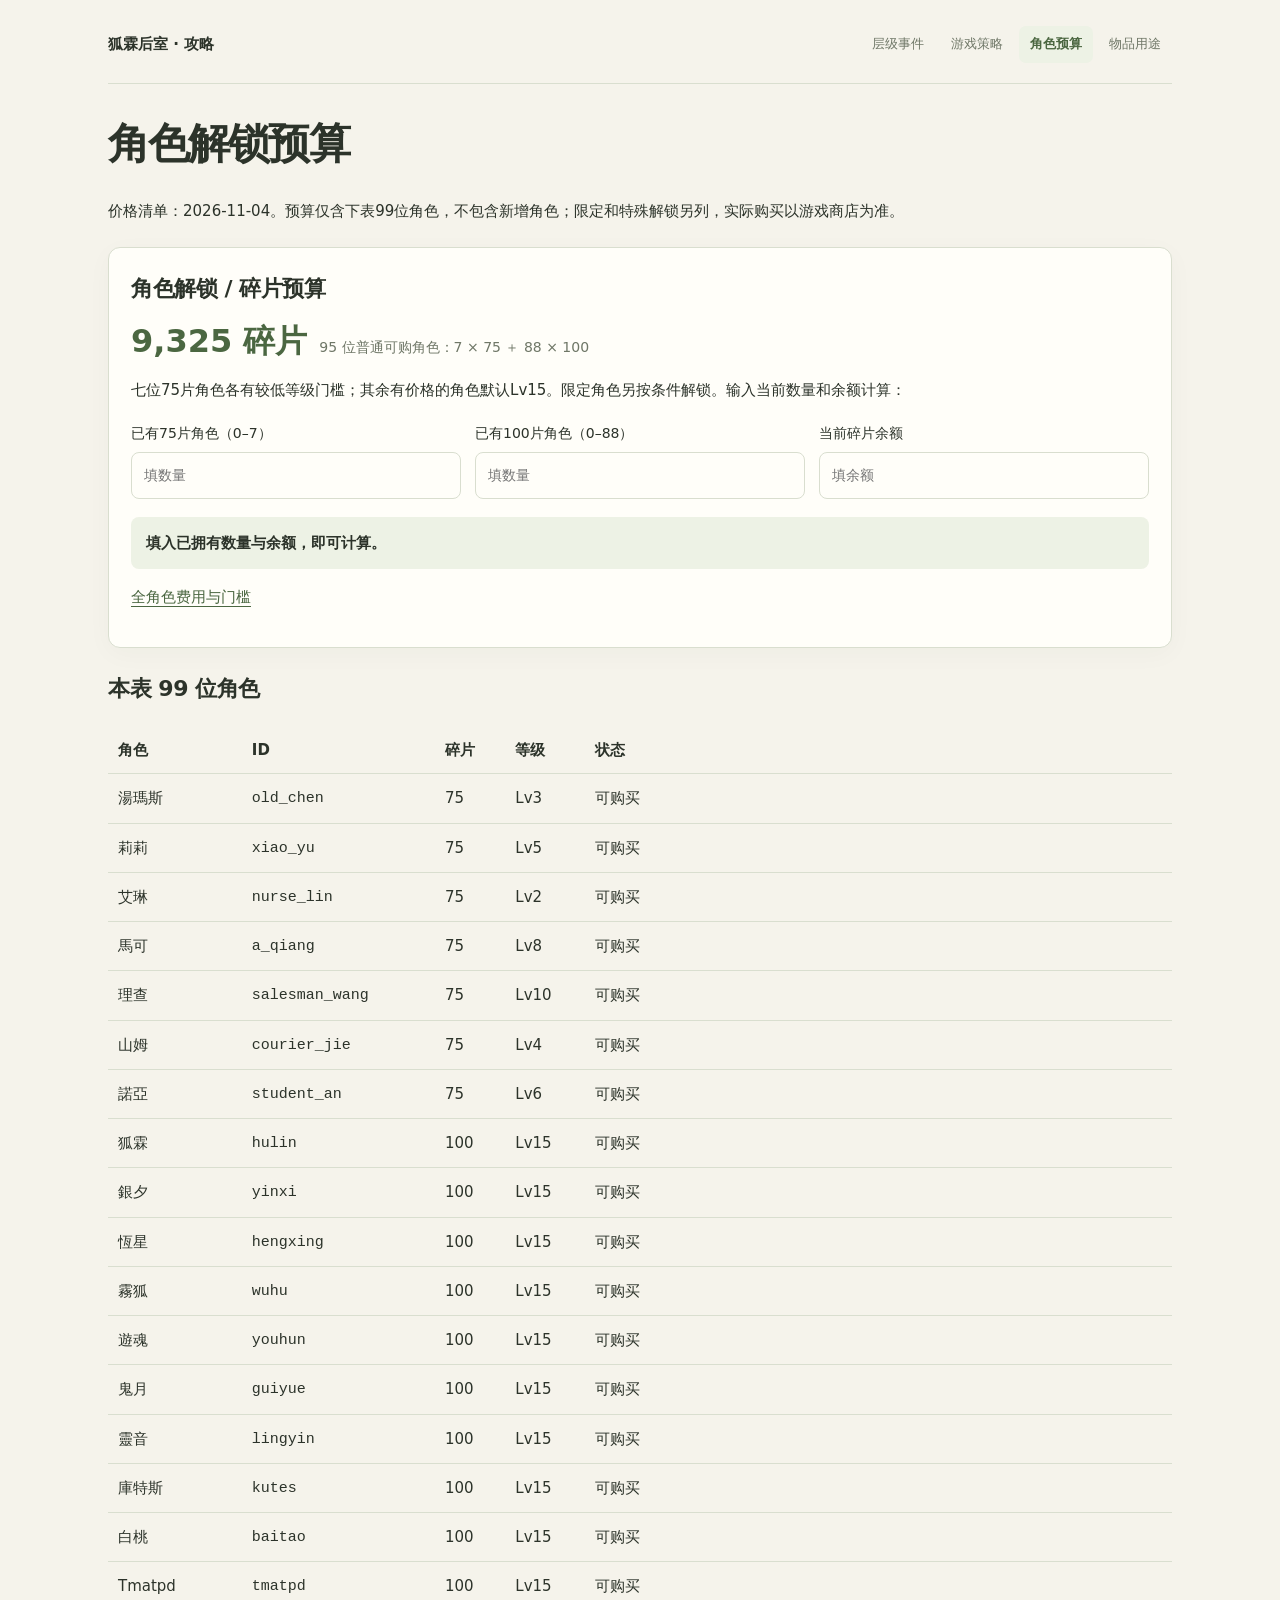
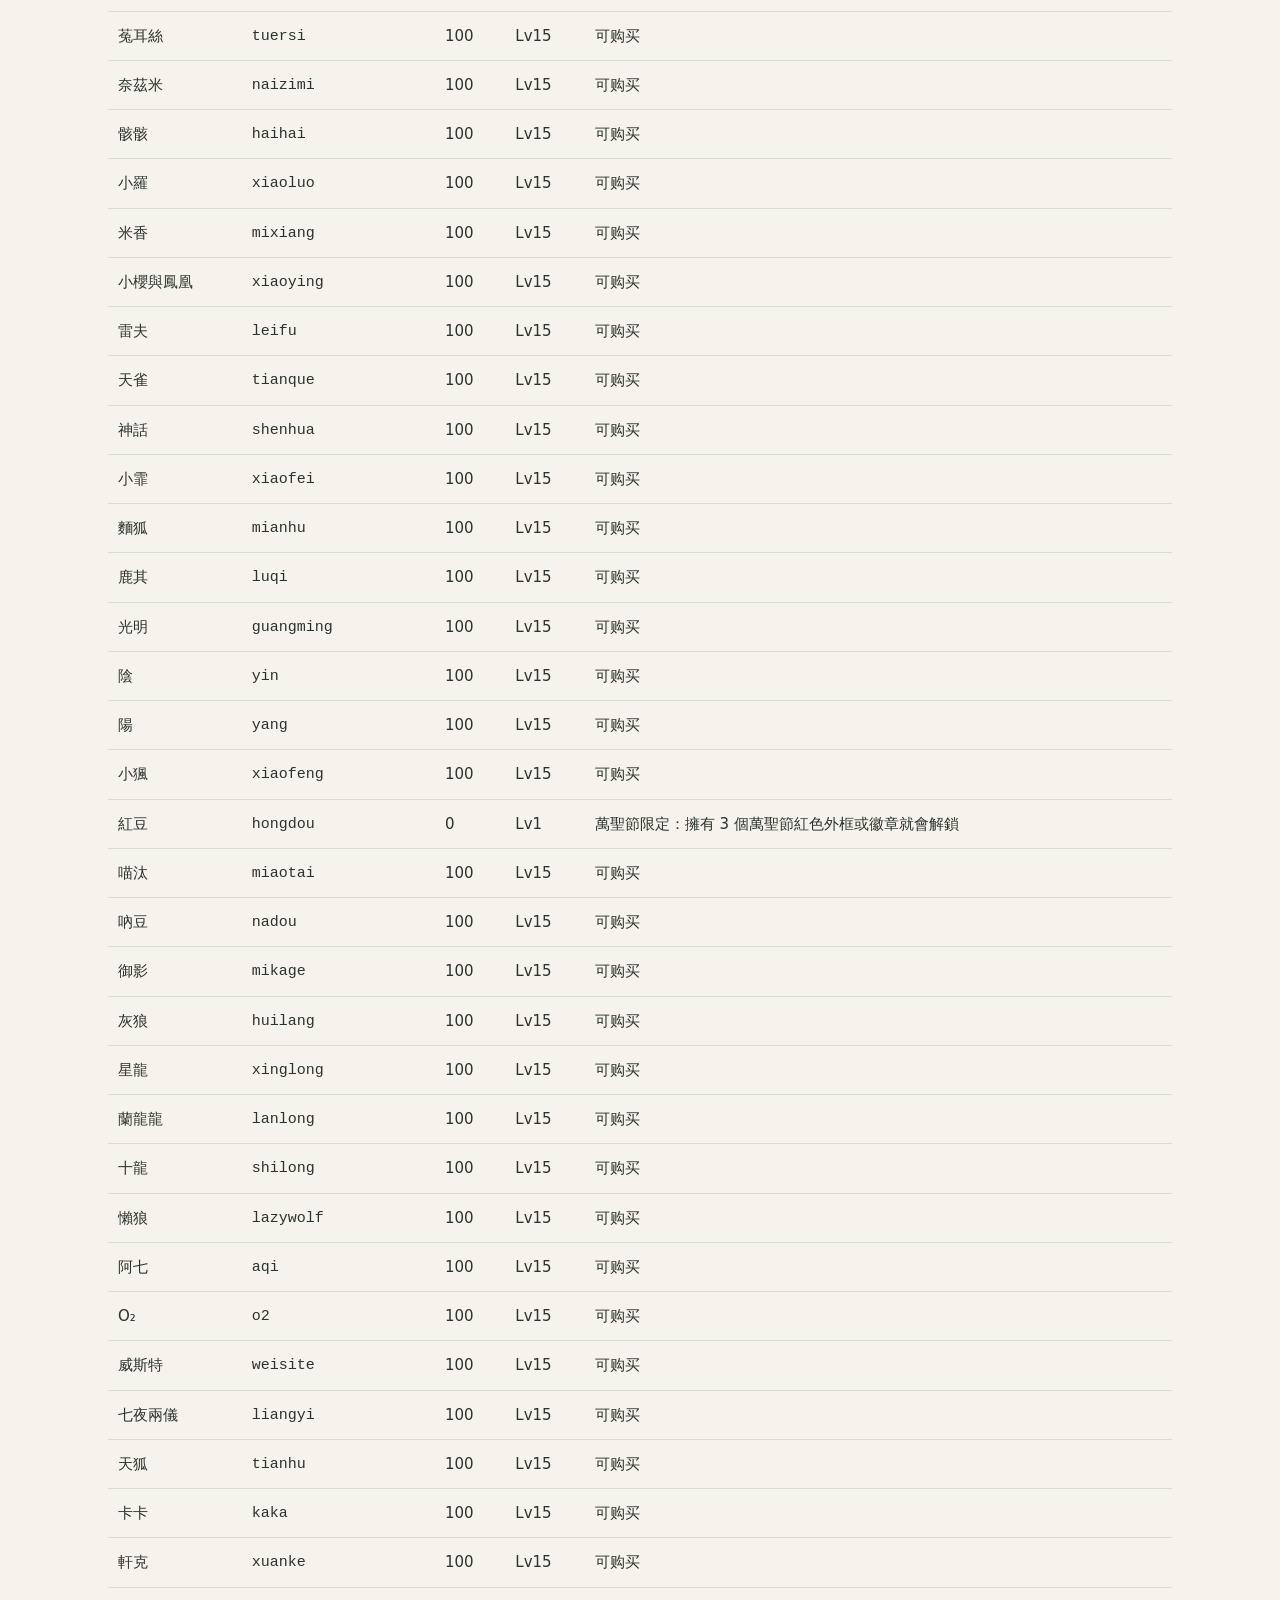
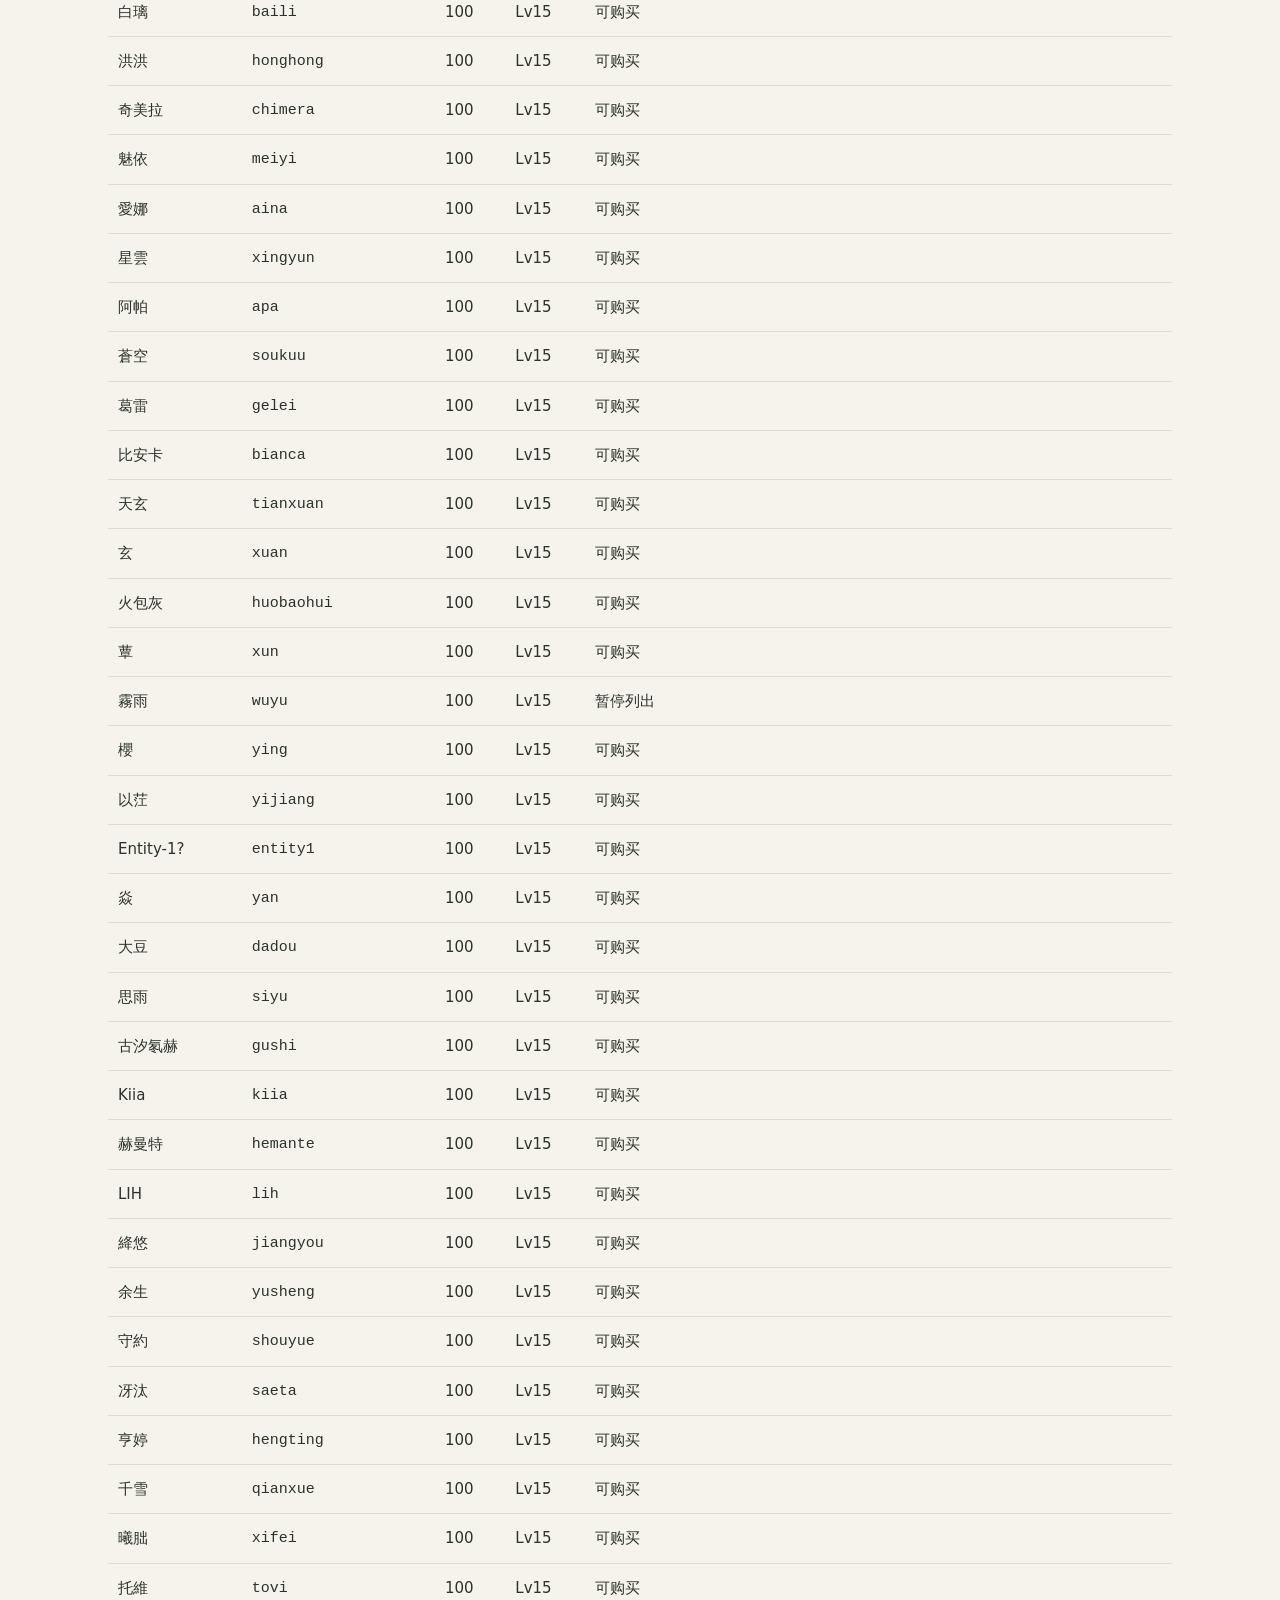
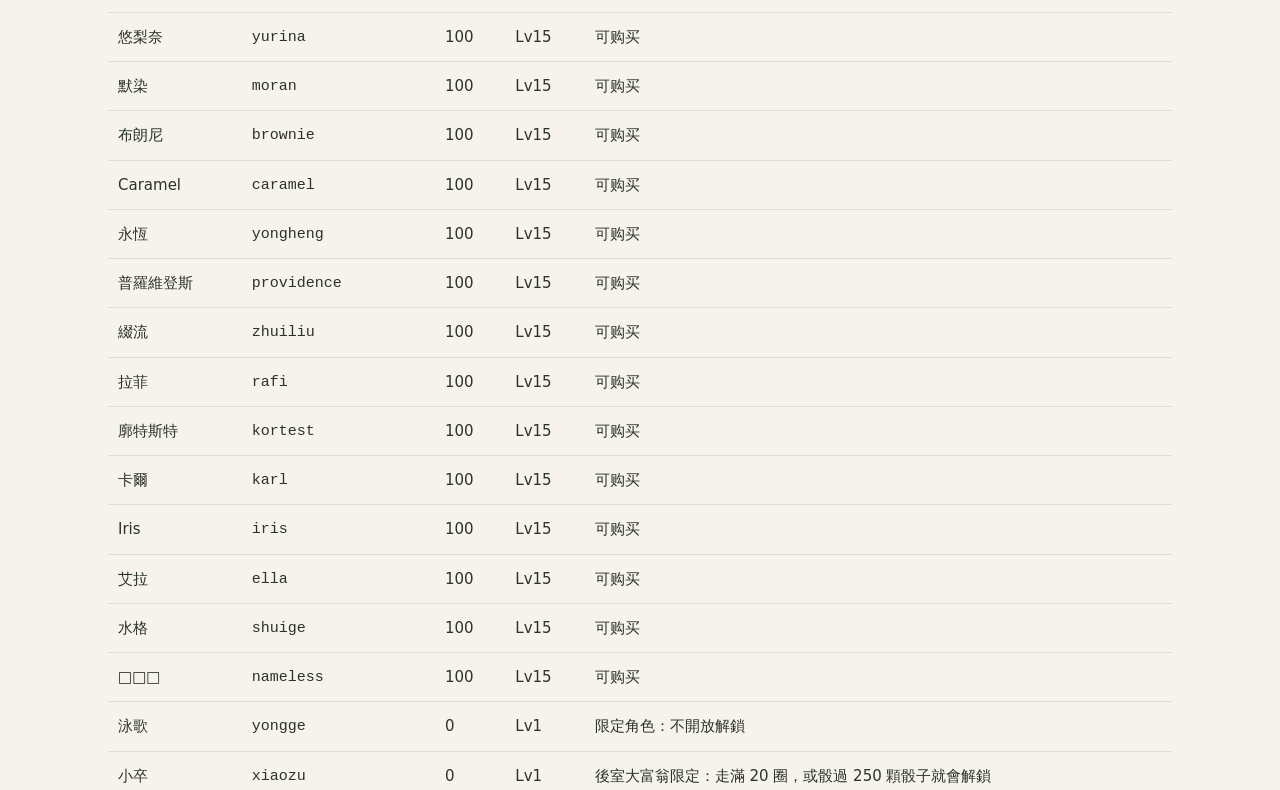
<file: 角色解锁预算.html>
<!doctype html><html lang="zh-CN"><head><meta charset="utf-8"><meta name="viewport" content="width=device-width,initial-scale=1"><title>狐霖后室 · 角色预算</title><link rel="stylesheet" href="攻略站样式.css"><style>table{border-collapse:collapse;width:100%}th,td{padding:10px;text-align:left;border-bottom:1px solid var(--line)}.scroll{overflow:auto}
/* character-budget-responsive-v1 */
.unlock-budget{background:var(--panel);border:1px solid var(--line);border-radius:12px;padding:22px;margin:22px 0;min-width:0}
.unlock-budget h2{margin:0 0 14px}.unlock-budget p{overflow-wrap:anywhere}
.budget-total{display:flex;align-items:baseline;gap:12px;flex-wrap:wrap;margin:10px 0 16px}.budget-total strong{font-size:32px;line-height:1.2;color:var(--accent)}.budget-total span{font-size:14px;color:var(--muted)}
.budget-inputs{display:grid;grid-template-columns:repeat(3,minmax(0,1fr));gap:14px;margin:18px 0}
.budget-inputs label{display:flex;flex-direction:column;gap:7px;font-size:14px;min-width:0}.budget-inputs input{width:100%;min-width:0;box-sizing:border-box;padding:10px 12px}
.budget-result{padding:13px 15px;border-radius:8px;background:var(--soft);font-weight:600;margin:14px 0}
.unlock-budget .note{font-size:13px;color:var(--muted)}
@media(max-width:600px){.budget-inputs{grid-template-columns:minmax(0,1fr);gap:10px}.unlock-budget{padding:17px}.budget-total strong{font-size:28px}}
</style></head><body><main><nav class="site-nav"><a class="site-brand" href="index.html">狐霖后室 · 攻略</a><div class="site-links"><a href="层级事件.html">层级事件</a><a href="游戏策略.html">游戏策略</a><a href="角色解锁预算.html" aria-current="page">角色预算</a><a href="物品用途速查.html">物品用途</a></div></nav><header><h1>角色解锁预算</h1><p>价格清单：2026-11-04。预算仅含下表99位角色，不包含新增角色；限定和特殊解锁另列，实际购买以游戏商店为准。</p></header><section class="panel unlock-budget" id="character-budget" aria-labelledby="character-budget-heading">
<h2 id="character-budget-heading">角色解锁 / 碎片预算</h2><p class="budget-total"><strong>9,325 碎片</strong><span>95 位普通可购角色：7 × 75 ＋ 88 × 100</span></p>
<p>七位75片角色各有较低等级门槛；其余有价格的角色默认Lv15。限定角色另按条件解锁。输入当前数量和余额计算：</p><div class="budget-inputs">
<label>已有75片角色（0–7）<input data-budget="owned75" type="number" min="0" max="7" step="1" inputmode="numeric" placeholder="填数量"></label>
<label>已有100片角色（0–88）<input data-budget="owned100" type="number" min="0" max="88" step="1" inputmode="numeric" placeholder="填数量"></label>
<label>当前碎片余额<input data-budget="balance" type="number" min="0" step="1" inputmode="numeric" placeholder="填余额"></label></div>
<p class="budget-result" data-budget="result" role="status" aria-live="polite">填入已拥有数量与余额，即可计算。</p><p><a href="角色解锁预算.html">全角色费用与门槛</a></p></section><section><h2>本表 99 位角色</h2><div class="scroll"><table><thead><tr><th>角色</th><th>ID</th><th>碎片</th><th>等级</th><th>状态</th></tr></thead><tbody><tr><td>湯瑪斯</td><td><code>old_chen</code></td><td>75</td><td>Lv3</td><td>可购买</td></tr><tr><td>莉莉</td><td><code>xiao_yu</code></td><td>75</td><td>Lv5</td><td>可购买</td></tr><tr><td>艾琳</td><td><code>nurse_lin</code></td><td>75</td><td>Lv2</td><td>可购买</td></tr><tr><td>馬可</td><td><code>a_qiang</code></td><td>75</td><td>Lv8</td><td>可购买</td></tr><tr><td>理查</td><td><code>salesman_wang</code></td><td>75</td><td>Lv10</td><td>可购买</td></tr><tr><td>山姆</td><td><code>courier_jie</code></td><td>75</td><td>Lv4</td><td>可购买</td></tr><tr><td>諾亞</td><td><code>student_an</code></td><td>75</td><td>Lv6</td><td>可购买</td></tr><tr><td>狐霖</td><td><code>hulin</code></td><td>100</td><td>Lv15</td><td>可购买</td></tr><tr><td>銀夕</td><td><code>yinxi</code></td><td>100</td><td>Lv15</td><td>可购买</td></tr><tr><td>恆星</td><td><code>hengxing</code></td><td>100</td><td>Lv15</td><td>可购买</td></tr><tr><td>霧狐</td><td><code>wuhu</code></td><td>100</td><td>Lv15</td><td>可购买</td></tr><tr><td>遊魂</td><td><code>youhun</code></td><td>100</td><td>Lv15</td><td>可购买</td></tr><tr><td>鬼月</td><td><code>guiyue</code></td><td>100</td><td>Lv15</td><td>可购买</td></tr><tr><td>靈音</td><td><code>lingyin</code></td><td>100</td><td>Lv15</td><td>可购买</td></tr><tr><td>庫特斯</td><td><code>kutes</code></td><td>100</td><td>Lv15</td><td>可购买</td></tr><tr><td>白桃</td><td><code>baitao</code></td><td>100</td><td>Lv15</td><td>可购买</td></tr><tr><td>Tmatpd</td><td><code>tmatpd</code></td><td>100</td><td>Lv15</td><td>可购买</td></tr><tr><td>菟耳絲</td><td><code>tuersi</code></td><td>100</td><td>Lv15</td><td>可购买</td></tr><tr><td>奈茲米</td><td><code>naizimi</code></td><td>100</td><td>Lv15</td><td>可购买</td></tr><tr><td>骸骸</td><td><code>haihai</code></td><td>100</td><td>Lv15</td><td>可购买</td></tr><tr><td>小羅</td><td><code>xiaoluo</code></td><td>100</td><td>Lv15</td><td>可购买</td></tr><tr><td>米香</td><td><code>mixiang</code></td><td>100</td><td>Lv15</td><td>可购买</td></tr><tr><td>小櫻與鳳凰</td><td><code>xiaoying</code></td><td>100</td><td>Lv15</td><td>可购买</td></tr><tr><td>雷夫</td><td><code>leifu</code></td><td>100</td><td>Lv15</td><td>可购买</td></tr><tr><td>天雀</td><td><code>tianque</code></td><td>100</td><td>Lv15</td><td>可购买</td></tr><tr><td>神話</td><td><code>shenhua</code></td><td>100</td><td>Lv15</td><td>可购买</td></tr><tr><td>小霏</td><td><code>xiaofei</code></td><td>100</td><td>Lv15</td><td>可购买</td></tr><tr><td>麵狐</td><td><code>mianhu</code></td><td>100</td><td>Lv15</td><td>可购买</td></tr><tr><td>鹿其</td><td><code>luqi</code></td><td>100</td><td>Lv15</td><td>可购买</td></tr><tr><td>光明</td><td><code>guangming</code></td><td>100</td><td>Lv15</td><td>可购买</td></tr><tr><td>陰</td><td><code>yin</code></td><td>100</td><td>Lv15</td><td>可购买</td></tr><tr><td>陽</td><td><code>yang</code></td><td>100</td><td>Lv15</td><td>可购买</td></tr><tr><td>小猦</td><td><code>xiaofeng</code></td><td>100</td><td>Lv15</td><td>可购买</td></tr><tr><td>紅豆</td><td><code>hongdou</code></td><td>0</td><td>Lv1</td><td>萬聖節限定：擁有 3 個萬聖節紅色外框或徽章就會解鎖</td></tr><tr><td>喵汰</td><td><code>miaotai</code></td><td>100</td><td>Lv15</td><td>可购买</td></tr><tr><td>吶豆</td><td><code>nadou</code></td><td>100</td><td>Lv15</td><td>可购买</td></tr><tr><td>御影</td><td><code>mikage</code></td><td>100</td><td>Lv15</td><td>可购买</td></tr><tr><td>灰狼</td><td><code>huilang</code></td><td>100</td><td>Lv15</td><td>可购买</td></tr><tr><td>星龍</td><td><code>xinglong</code></td><td>100</td><td>Lv15</td><td>可购买</td></tr><tr><td>蘭龍龍</td><td><code>lanlong</code></td><td>100</td><td>Lv15</td><td>可购买</td></tr><tr><td>十龍</td><td><code>shilong</code></td><td>100</td><td>Lv15</td><td>可购买</td></tr><tr><td>懶狼</td><td><code>lazywolf</code></td><td>100</td><td>Lv15</td><td>可购买</td></tr><tr><td>阿七</td><td><code>aqi</code></td><td>100</td><td>Lv15</td><td>可购买</td></tr><tr><td>O₂</td><td><code>o2</code></td><td>100</td><td>Lv15</td><td>可购买</td></tr><tr><td>威斯特</td><td><code>weisite</code></td><td>100</td><td>Lv15</td><td>可购买</td></tr><tr><td>七夜兩儀</td><td><code>liangyi</code></td><td>100</td><td>Lv15</td><td>可购买</td></tr><tr><td>天狐</td><td><code>tianhu</code></td><td>100</td><td>Lv15</td><td>可购买</td></tr><tr><td>卡卡</td><td><code>kaka</code></td><td>100</td><td>Lv15</td><td>可购买</td></tr><tr><td>軒克</td><td><code>xuanke</code></td><td>100</td><td>Lv15</td><td>可购买</td></tr><tr><td>白璃</td><td><code>baili</code></td><td>100</td><td>Lv15</td><td>可购买</td></tr><tr><td>洪洪</td><td><code>honghong</code></td><td>100</td><td>Lv15</td><td>可购买</td></tr><tr><td>奇美拉</td><td><code>chimera</code></td><td>100</td><td>Lv15</td><td>可购买</td></tr><tr><td>魅依</td><td><code>meiyi</code></td><td>100</td><td>Lv15</td><td>可购买</td></tr><tr><td>愛娜</td><td><code>aina</code></td><td>100</td><td>Lv15</td><td>可购买</td></tr><tr><td>星雲</td><td><code>xingyun</code></td><td>100</td><td>Lv15</td><td>可购买</td></tr><tr><td>阿帕</td><td><code>apa</code></td><td>100</td><td>Lv15</td><td>可购买</td></tr><tr><td>蒼空</td><td><code>soukuu</code></td><td>100</td><td>Lv15</td><td>可购买</td></tr><tr><td>葛雷</td><td><code>gelei</code></td><td>100</td><td>Lv15</td><td>可购买</td></tr><tr><td>比安卡</td><td><code>bianca</code></td><td>100</td><td>Lv15</td><td>可购买</td></tr><tr><td>天玄</td><td><code>tianxuan</code></td><td>100</td><td>Lv15</td><td>可购买</td></tr><tr><td>玄</td><td><code>xuan</code></td><td>100</td><td>Lv15</td><td>可购买</td></tr><tr><td>火包灰</td><td><code>huobaohui</code></td><td>100</td><td>Lv15</td><td>可购买</td></tr><tr><td>蕈</td><td><code>xun</code></td><td>100</td><td>Lv15</td><td>可购买</td></tr><tr><td>霧雨</td><td><code>wuyu</code></td><td>100</td><td>Lv15</td><td>暂停列出</td></tr><tr><td>櫻</td><td><code>ying</code></td><td>100</td><td>Lv15</td><td>可购买</td></tr><tr><td>以茳</td><td><code>yijiang</code></td><td>100</td><td>Lv15</td><td>可购买</td></tr><tr><td>Entity-1?</td><td><code>entity1</code></td><td>100</td><td>Lv15</td><td>可购买</td></tr><tr><td>焱</td><td><code>yan</code></td><td>100</td><td>Lv15</td><td>可购买</td></tr><tr><td>大豆</td><td><code>dadou</code></td><td>100</td><td>Lv15</td><td>可购买</td></tr><tr><td>思雨</td><td><code>siyu</code></td><td>100</td><td>Lv15</td><td>可购买</td></tr><tr><td>古汐氡赫</td><td><code>gushi</code></td><td>100</td><td>Lv15</td><td>可购买</td></tr><tr><td>Kiia</td><td><code>kiia</code></td><td>100</td><td>Lv15</td><td>可购买</td></tr><tr><td>赫曼特</td><td><code>hemante</code></td><td>100</td><td>Lv15</td><td>可购买</td></tr><tr><td>LIH</td><td><code>lih</code></td><td>100</td><td>Lv15</td><td>可购买</td></tr><tr><td>絳悠</td><td><code>jiangyou</code></td><td>100</td><td>Lv15</td><td>可购买</td></tr><tr><td>余生</td><td><code>yusheng</code></td><td>100</td><td>Lv15</td><td>可购买</td></tr><tr><td>守約</td><td><code>shouyue</code></td><td>100</td><td>Lv15</td><td>可购买</td></tr><tr><td>冴汰</td><td><code>saeta</code></td><td>100</td><td>Lv15</td><td>可购买</td></tr><tr><td>亨婷</td><td><code>hengting</code></td><td>100</td><td>Lv15</td><td>可购买</td></tr><tr><td>千雪</td><td><code>qianxue</code></td><td>100</td><td>Lv15</td><td>可购买</td></tr><tr><td>曦朏</td><td><code>xifei</code></td><td>100</td><td>Lv15</td><td>可购买</td></tr><tr><td>托維</td><td><code>tovi</code></td><td>100</td><td>Lv15</td><td>可购买</td></tr><tr><td>悠梨奈</td><td><code>yurina</code></td><td>100</td><td>Lv15</td><td>可购买</td></tr><tr><td>默染</td><td><code>moran</code></td><td>100</td><td>Lv15</td><td>可购买</td></tr><tr><td>布朗尼</td><td><code>brownie</code></td><td>100</td><td>Lv15</td><td>可购买</td></tr><tr><td>Caramel</td><td><code>caramel</code></td><td>100</td><td>Lv15</td><td>可购买</td></tr><tr><td>永恆</td><td><code>yongheng</code></td><td>100</td><td>Lv15</td><td>可购买</td></tr><tr><td>普羅維登斯</td><td><code>providence</code></td><td>100</td><td>Lv15</td><td>可购买</td></tr><tr><td>綴流</td><td><code>zhuiliu</code></td><td>100</td><td>Lv15</td><td>可购买</td></tr><tr><td>拉菲</td><td><code>rafi</code></td><td>100</td><td>Lv15</td><td>可购买</td></tr><tr><td>廓特斯特</td><td><code>kortest</code></td><td>100</td><td>Lv15</td><td>可购买</td></tr><tr><td>卡爾</td><td><code>karl</code></td><td>100</td><td>Lv15</td><td>可购买</td></tr><tr><td>Iris</td><td><code>iris</code></td><td>100</td><td>Lv15</td><td>可购买</td></tr><tr><td>艾拉</td><td><code>ella</code></td><td>100</td><td>Lv15</td><td>可购买</td></tr><tr><td>水格</td><td><code>shuige</code></td><td>100</td><td>Lv15</td><td>可购买</td></tr><tr><td>□□□</td><td><code>nameless</code></td><td>100</td><td>Lv15</td><td>可购买</td></tr><tr><td>泳歌</td><td><code>yongge</code></td><td>0</td><td>Lv1</td><td>限定角色：不開放解鎖</td></tr><tr><td>小卒</td><td><code>xiaozu</code></td><td>0</td><td>Lv1</td><td>後室大富翁限定：走滿 20 圈，或骰過 250 顆骰子就會解鎖</td></tr><tr><td>狐玥</td><td><code>huyue</code></td><td>100</td><td>Lv15</td><td>可购买</td></tr></tbody></table></div></section><footer class="site-footer"><p>后室RPG攻略 · 非官方玩家整理</p><p><a href="index.html">回到速查首页</a> · <a href="游戏策略.html">游戏策略目录</a></p></footer></main><script id="unlock-budget-script">(() => {for(const root of document.querySelectorAll('.unlock-budget')){const inputs=['owned75','owned100','balance'].map(k=>root.querySelector(`[data-budget="${k}"]`)),out=root.querySelector('[data-budget="result"]');function update(){if(inputs.some(x=>x.value==='')){out.textContent='填入已拥有数量与余额，即可计算。';return;}const [a,b,balance]=inputs.map(x=>Number(x.value));if(!inputs.every(x=>x.validity.valid)||![a,b,balance].every(Number.isSafeInteger)||a<0||a>7||b<0||b>88||balance<0){out.textContent='请填写范围内的非负整数。';return;}const payable=75*(7-a)+100*(88-b);out.textContent=`未购买的 ${95-a-b} 位角色合计 ${payable.toLocaleString('zh-CN')} 片；抵扣余额后，还需攒 ${Math.max(0,payable-balance).toLocaleString('zh-CN')} 片。`;}inputs.forEach(x=>x.addEventListener('input',update));update();}})();</script></body></html>
</file>
<file: 攻略站样式.css>
:root{color-scheme:light dark;--bg:#f5f3eb;--panel:#fffef9;--ink:#2c332a;--muted:#6f7767;--line:#d9decf;--accent:#4b6741;--soft:#edf2e5;--risk:#9a5b30;--warn:#9a5b30;--shadow:0 6px 26px #26332208}
*{box-sizing:border-box}
body{margin:0;background:var(--bg);color:var(--ink);font:15px/1.75 system-ui,-apple-system,"PingFang SC","Microsoft YaHei",sans-serif}
main{max-width:1120px;margin:auto;padding:26px 28px 64px}
a{color:var(--accent);text-underline-offset:4px;overflow-wrap:anywhere}
button,input,select{font:inherit;color:var(--ink);background:var(--panel);border:1px solid var(--line);border-radius:8px}
button{cursor:pointer}
button:hover{border-color:var(--accent)}
input,select{padding:11px 13px}
a:focus-visible,button:focus-visible,input:focus-visible,select:focus-visible,summary:focus-visible{outline:3px solid var(--accent);outline-offset:4px}
[hidden]{display:none!important}
h1{font-size:clamp(28px,4vw,42px);font-weight:650;letter-spacing:-.045em;line-height:1.25}
h2{font-size:22px;letter-spacing:-.02em}
h3{font-size:18px}
.site-nav{display:flex;align-items:center;justify-content:space-between;gap:20px;padding-bottom:20px;margin-bottom:34px;border-bottom:1px solid var(--line)}
.site-brand{display:flex;align-items:center;gap:11px;white-space:nowrap;font-weight:700;text-decoration:none;color:var(--ink)}
.site-logo{width:32px;height:32px;flex:none;color:var(--accent)}
.site-links{display:flex;flex-wrap:wrap;gap:5px}
.site-links a{padding:7px 11px;border-radius:7px;font-size:13px;text-decoration:none;color:var(--muted)}
.site-links a:hover{background:var(--soft);color:var(--accent)}
.site-links a[aria-current=page]{background:var(--soft);color:var(--accent);font-weight:650}
.site-footer{display:flex;justify-content:space-between;gap:16px;flex-wrap:wrap;font-size:12px;color:var(--muted);margin-top:34px;border-top:1px solid var(--line);padding-top:18px}
.site-footer p{margin:0}
.eyebrow{font-size:11px;color:var(--accent);font-weight:700;letter-spacing:.14em}
.subtitle,.note,.muted{color:var(--muted)}
.panel,.card{background:var(--panel);border-color:var(--line);box-shadow:var(--shadow)}
.warning{color:var(--warn);border-color:var(--warn)}
.button-text,.chain,.metric{color:var(--accent)}
.goal[aria-pressed=true]{color:var(--panel)}
.badge{background:var(--panel)}
.site-hero{display:grid;grid-template-columns:1.35fr 1fr;gap:48px;align-items:center;margin:16px 0 34px}
.site-hero h1{margin:10px 0 18px;font-size:clamp(36px,5.4vw,58px)}
.site-hero p{max-width:520px;color:var(--muted);margin:12px 0}
.hero-actions{display:flex;flex-wrap:wrap;gap:10px;margin-top:24px}
.site-button{display:inline-flex;align-items:center;justify-content:center;gap:14px;padding:10px 18px;border:1px solid var(--line);background:var(--panel);color:var(--ink);text-decoration:none;border-radius:8px;font-weight:550}
.site-button.primary{background:var(--accent);color:var(--panel);border-color:var(--accent)}
.route-preview{position:relative;overflow:hidden;background:var(--soft);border:1px solid var(--line);padding:26px 30px;border-radius:14px}
.route-preview::after{content:"";position:absolute;right:-22px;top:-35px;width:135px;height:135px;border:1px solid var(--line);box-shadow:0 0 0 22px var(--soft),0 0 0 23px var(--line);transform:rotate(25deg);opacity:.5;pointer-events:none}
.route-preview h2{font-size:19px;position:relative;margin:10px 0}
.route-preview ol{list-style:none;padding:0;margin:20px 0;display:flex;gap:7px;flex-wrap:wrap;position:relative}
.route-preview li{padding:5px 8px;border:1px solid var(--line);background:var(--panel);border-radius:5px;font-size:13px}
.route-preview li:not(:last-child)::after{content:" →";color:var(--muted)}
.route-preview p{font-size:13px;line-height:1.8}
.section-heading{display:flex;justify-content:space-between;align-items:center;margin:30px 0 16px;gap:16px}
.section-heading h2{margin:0}
.section-heading span{font-size:12px;color:var(--muted)}
.directory-grid{display:grid;grid-template-columns:1fr 1fr;gap:16px}
.directory-card{position:relative;display:flex;flex-direction:column;min-height:232px;border:1px solid var(--line);border-radius:12px;padding:24px 26px;background:var(--panel);color:var(--ink);text-decoration:none;box-shadow:var(--shadow);transition:transform .15s,border-color .15s}
.directory-card:hover{transform:translateY(-3px);border-color:var(--accent)}
.directory-card h3{font-size:23px;margin:12px 0 9px}
.directory-card p{font-size:14px;color:var(--muted);margin:0 0 18px;max-width:400px}
.directory-meta{display:flex;justify-content:space-between;align-items:center;gap:15px;margin-top:auto;font-size:12px;color:var(--muted)}
.directory-meta b{font-size:20px;color:var(--accent);font-weight:400}
.module-icon{width:35px;height:35px;stroke:currentColor;fill:none;stroke-width:1.5;stroke-linecap:round;stroke-linejoin:round}
.directory-card[data-section=events]{--accent:#4b6741}
.directory-card[data-section=speedrun]{--accent:#936c26}
.directory-card[data-section=enemies]{--accent:#9c5841}
.directory-card[data-section=quests]{--accent:#526d8b}
.module-top{display:flex;align-items:center;justify-content:space-between;color:var(--accent)}
.module-top span{font-size:11px;letter-spacing:.13em}
.quick-search{border:1px solid var(--line);border-radius:12px;background:var(--soft);padding:24px 26px;margin-top:24px}
.quick-search h2{margin:0 0 6px;font-size:19px}
.quick-search p{color:var(--muted);font-size:13px;margin:0 0 15px}
.quick-search form{display:grid;grid-template-columns:145px 1fr auto;gap:10px}
.quick-search input{width:100%;min-width:0}
.quick-search button{padding:10px 18px;background:var(--accent);border-color:var(--accent);color:var(--panel)}
.quick-links{display:flex;flex-wrap:wrap;gap:8px 17px;margin-top:15px;font-size:12px}
.evidence-strip{display:flex;gap:26px;flex-wrap:wrap;margin-top:24px;padding:18px 0;font-size:12px;color:var(--muted);border-top:1px solid var(--line)}
.sr-only{position:absolute;width:1px;height:1px;margin:-1px;padding:0;overflow:hidden;clip:rect(0,0,0,0);white-space:nowrap}
body[data-section=speedrun] .cards{grid-template-columns:repeat(auto-fit,minmax(min(100%,310px),1fr))}
body[data-section=quests] .cards{grid-template-columns:1fr}
.site-nav+.eyebrow{margin-top:0}

@media(prefers-color-scheme:dark){:root{--bg:#20261f;--panel:#2a3228;--ink:#edf0e4;--muted:#afb9a3;--line:#47513e;--accent:#b7cd9c;--soft:#343f2d;--risk:#e3b38c;--warn:#e3b38c}
.directory-card[data-section=events]{--accent:#b7cd9c}
.directory-card[data-section=speedrun]{--accent:#e4c081}
.directory-card[data-section=enemies]{--accent:#e4aa94}
.directory-card[data-section=quests]{--accent:#a8c0dd}
.site-button.primary,.quick-search button,.goal[aria-pressed=true]{color:var(--bg)}
}

@media(max-width:760px){main{padding:20px 16px 44px}
.site-nav{flex-direction:column;align-items:flex-start;gap:12px;margin-bottom:25px}
.site-links{width:100%;gap:3px}
.site-links a{padding:6px 9px}
.site-hero{grid-template-columns:1fr;gap:22px;margin-bottom:28px}
.route-preview{padding:20px 23px}
.site-hero h1{font-size:40px}
.directory-card{padding:20px;min-height:220px}
.quick-search form{grid-template-columns:115px 1fr}
.quick-search button{grid-column:1/-1}
.section-heading span{max-width:135px;text-align:right}
}

@media(max-width:480px){.directory-grid{grid-template-columns:1fr}
.directory-card{min-height:205px}
.site-hero h1{font-size:36px}
.quick-search{padding:20px}
.quick-search form{grid-template-columns:1fr}
.quick-search button{grid-column:auto}
.quick-search select{width:100%}
.controls label{min-width:0;width:100%}
.status{flex-wrap:wrap}
.site-links a{font-size:12px}
}

@media(prefers-reduced-motion:reduce){.directory-card{transition:none}
.directory-card:hover{transform:none}
}

@media print{.site-nav,.hero-actions,.quick-search{display:none}
.directory-card{break-inside:avoid}
.directory-grid{grid-template-columns:1fr}
}


/* lookup-search-responsive-v2 */
.toolbar{min-width:0}.search-row{display:grid;grid-template-columns:minmax(0,1fr) minmax(180px,300px);gap:10px;align-items:center}
.search-wrap{min-width:0;width:100%}#search{display:block;min-width:0;width:100%}#level{width:100%;min-width:0;max-width:100%}
.filters{min-width:0}.filters select{max-width:100%}.status{flex-wrap:wrap;gap:6px 14px}
#layer-catalog-summary{font-size:13px;margin:15px 0 0;color:var(--muted);overflow-wrap:anywhere}
@media(max-width:700px){.search-row{grid-template-columns:minmax(0,1fr)}.search-row>select{width:100%}.search-wrap{flex-basis:auto}}

/* layer-finder-responsive-v2 */
.level-finder{margin-top:12px;padding:10px 12px;border:1px solid var(--line);border-radius:9px;background:var(--panel);min-width:0}
.level-find-row{display:grid;grid-template-columns:auto minmax(0,1fr) auto auto;align-items:center;gap:8px}.level-find-row label{white-space:nowrap;font-size:14px;font-weight:650}.level-find-row input{min-width:0;width:100%;border:1px solid var(--line);border-radius:7px;background:var(--bg);padding:8px 10px}.level-find-row button,.layer-search-results button{border:1px solid var(--line);border-radius:7px;background:var(--panel);padding:7px 10px;font-size:13px}.level-find-row button{white-space:nowrap}.layer-search-results{display:flex;flex-wrap:wrap;gap:7px;margin-top:8px;max-height:200px;overflow:auto}.layer-search-results[hidden]{display:none}.layer-search-results button{max-width:100%;overflow-wrap:anywhere;text-align:left}.layer-search-results button:hover,.layer-search-results button[aria-pressed=true]{background:var(--soft);border-color:var(--accent)}
@media(max-width:560px){.level-find-row{grid-template-columns:1fr 1fr}.level-find-row label,.level-find-row input{grid-column:1 / -1}.level-find-row button{padding:7px 10px}.level-finder{padding:10px}.toolbar{position:static}}

/* character-budget-responsive-v1 */
.unlock-budget{background:var(--panel);border:1px solid var(--line);border-radius:12px;padding:22px;margin:22px 0;min-width:0}
.unlock-budget h2{margin:0 0 14px}.unlock-budget p{overflow-wrap:anywhere}
.budget-total{display:flex;align-items:baseline;gap:12px;flex-wrap:wrap;margin:10px 0 16px}.budget-total strong{font-size:32px;line-height:1.2;color:var(--accent)}.budget-total span{font-size:14px;color:var(--muted)}
.budget-inputs{display:grid;grid-template-columns:repeat(3,minmax(0,1fr));gap:14px;margin:18px 0}
.budget-inputs label{display:flex;flex-direction:column;gap:7px;font-size:14px;min-width:0}.budget-inputs input{width:100%;min-width:0;box-sizing:border-box;padding:10px 12px}
.budget-result{padding:13px 15px;border-radius:8px;background:var(--soft);font-weight:600;margin:14px 0}
.unlock-budget .note{font-size:13px;color:var(--muted)}
@media(max-width:600px){.budget-inputs{grid-template-columns:minmax(0,1fr);gap:10px}.unlock-budget{padding:17px}.budget-total strong{font-size:28px}}
</file>
